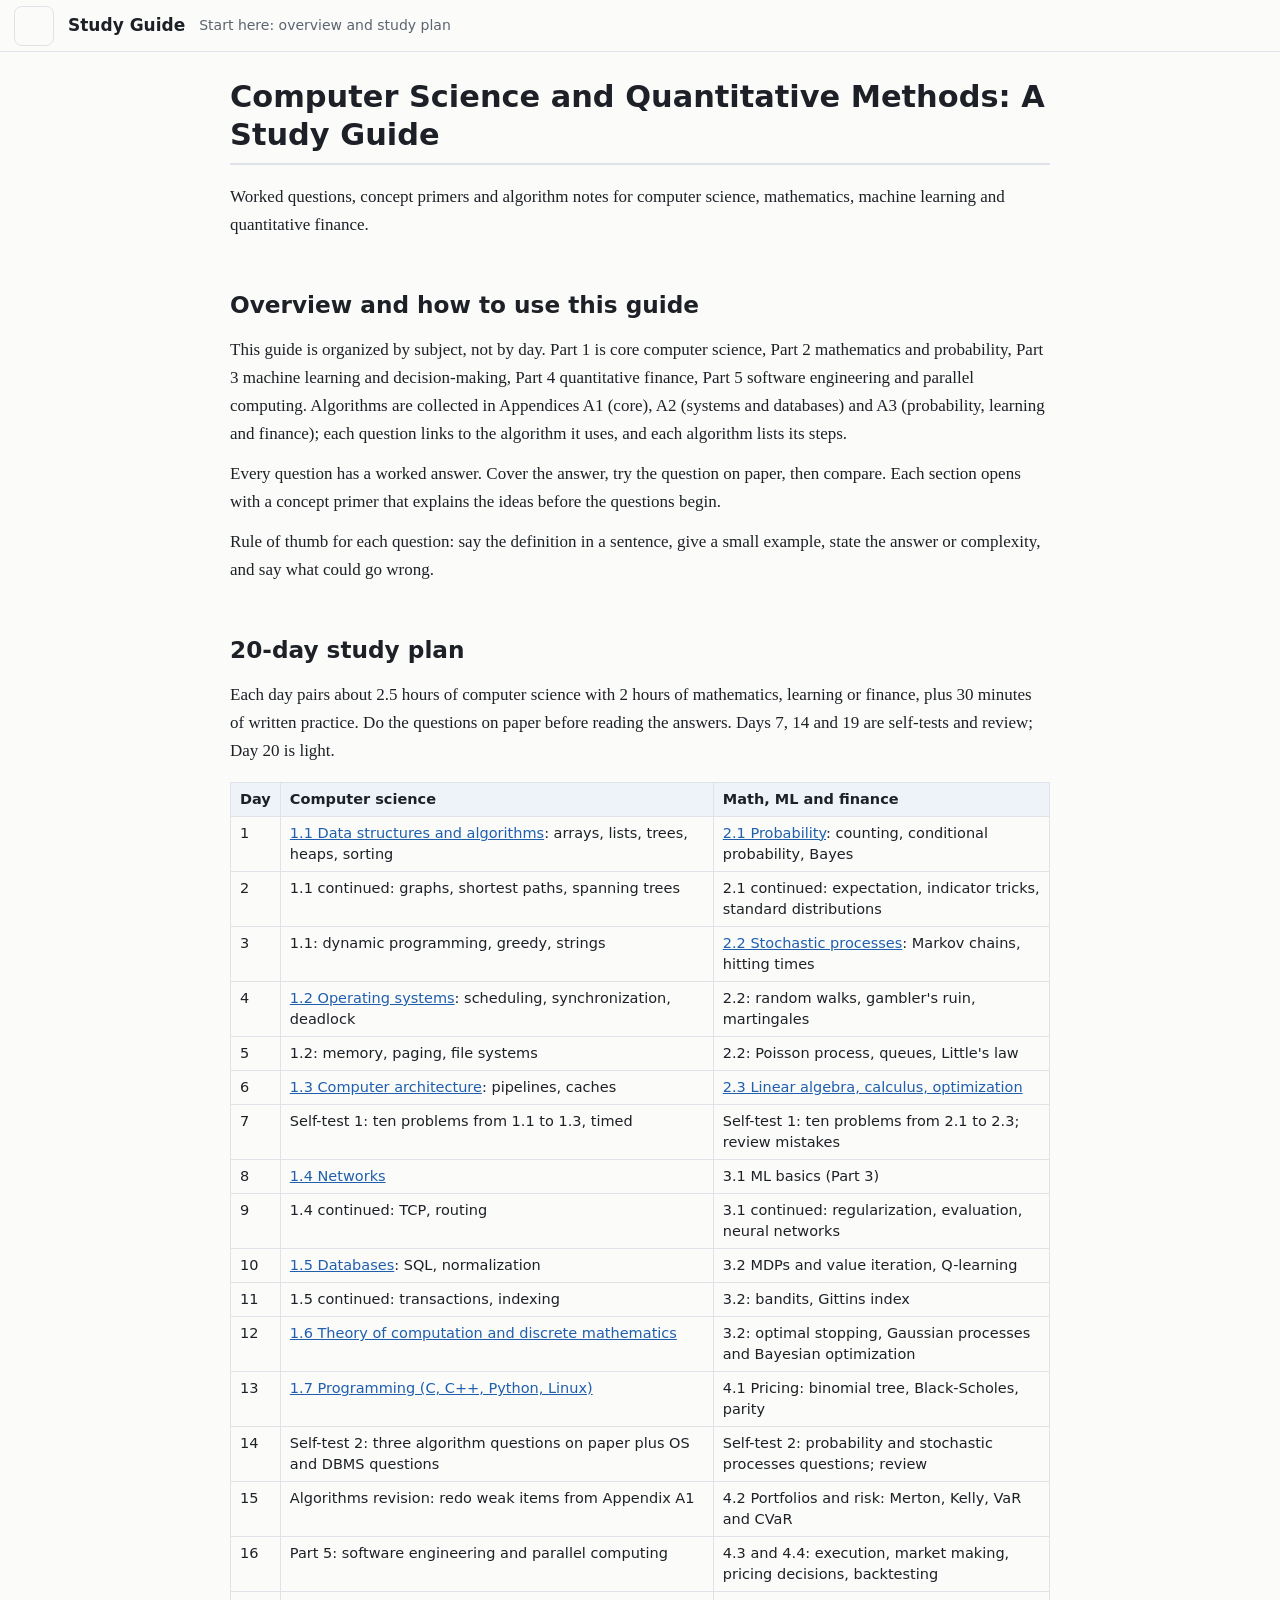
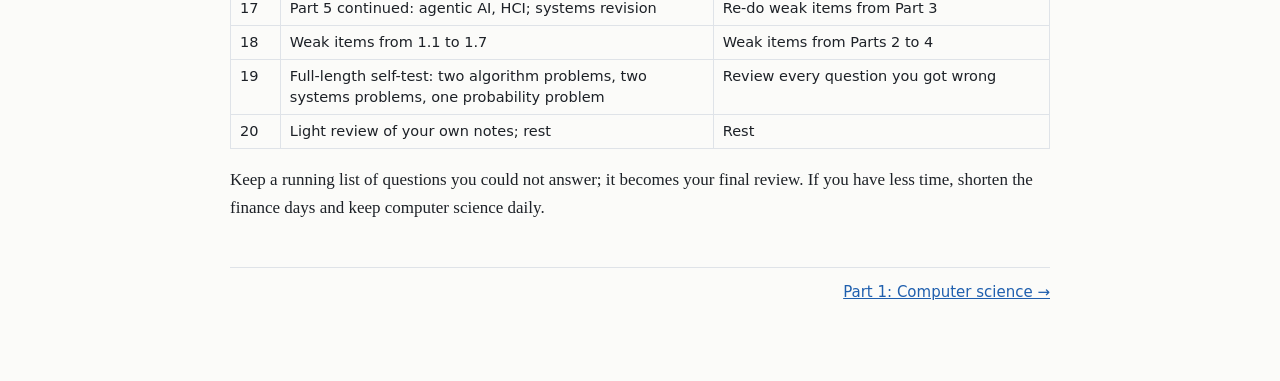
<file: index.html>
<!doctype html><html lang="en"><head><meta charset="utf-8"><meta name="viewport" content="width=device-width, initial-scale=1"><title>Start here: overview and study plan | Computer Science and Quantitative Methods Study Guide</title><link rel="stylesheet" href="assets/katex/katex.min.css"><link rel="stylesheet" href="assets/style.css"></head><body>
<header class="top"><button id="burger" aria-label="Open contents" aria-expanded="false"><span></span><span></span><span></span></button><a class="brand" href="index.html">Study Guide</a><span class="pg">Start here: overview and study plan</span></header>
<div id="scrim"></div>
<nav id="nav" aria-label="Contents"><div class="nav-title">Contents</div><details open><summary><a href="index.html">Start here: overview and study plan</a></summary><ul><li class="l2"><a href="index.html#overview-and-how-to-use-this-guide">Overview and how to use this guide</a></li><li class="l2"><a href="index.html#20-day-study-plan">20-day study plan</a></li></ul></details><details><summary><a href="part1-computer-science.html">Part 1: Computer science</a></summary><ul><li class="l2"><a href="part1-computer-science.html#1-1-algorithms-and-data-structures">1.1 Algorithms and data structures</a></li><li class="l2"><a href="part1-computer-science.html#1-2-operating-systems">1.2 Operating systems</a></li><li class="l2"><a href="part1-computer-science.html#1-3-computer-architecture">1.3 Computer architecture</a></li><li class="l2"><a href="part1-computer-science.html#1-4-computer-networks">1.4 Computer networks</a></li><li class="l2"><a href="part1-computer-science.html#1-5-databases">1.5 Databases</a></li><li class="l2"><a href="part1-computer-science.html#1-6-discrete-mathematics-and-theory-of-computation">1.6 Discrete mathematics and theory of computation</a></li><li class="l2"><a href="part1-computer-science.html#1-7-programming-c-python-and-linux">1.7 Programming, C++, Python and Linux</a></li></ul></details><details><summary><a href="part2-mathematics.html">Part 2: Mathematics</a></summary><ul><li class="l2"><a href="part2-mathematics.html#2-1-probability-and-statistics">2.1 Probability and statistics</a></li><li class="l2"><a href="part2-mathematics.html#2-2-stochastic-processes-and-queueing">2.2 Stochastic processes and queueing</a></li><li class="l2"><a href="part2-mathematics.html#2-3-linear-algebra-calculus-optimization-and-game-theory">2.3 Linear algebra, calculus, optimization and game theory</a></li></ul></details><details><summary><a href="part3-ml-and-decisions.html">Part 3: Machine learning and decision-making</a></summary><ul><li class="l2"><a href="part3-ml-and-decisions.html#3-1-machine-learning-basics">3.1 Machine learning basics</a></li><li class="l2"><a href="part3-ml-and-decisions.html#3-2-mdps-reinforcement-learning-bandits-optimal-stopping-and-gaussian-processes">3.2 MDPs, reinforcement learning, bandits, optimal stopping and Gaussian processes</a></li></ul></details><details><summary><a href="part4-quantitative-finance.html">Part 4: Quantitative finance</a></summary><ul><li class="l2"><a href="part4-quantitative-finance.html#4-1-pricing-derivatives">4.1 Pricing derivatives</a></li><li class="l2"><a href="part4-quantitative-finance.html#4-2-portfolios-and-risk">4.2 Portfolios and risk</a></li><li class="l2"><a href="part4-quantitative-finance.html#4-3-trading-execution-and-pricing-decisions">4.3 Trading, execution and pricing decisions</a></li><li class="l2"><a href="part4-quantitative-finance.html#4-4-quantitative-modelling-and-evaluation">4.4 Quantitative modelling and evaluation</a></li></ul></details><details><summary><a href="part5-software-and-parallel.html">Part 5: Software engineering and parallel computing</a></summary><ul></ul></details><details><summary><a href="appendix-a1-core-algorithms.html">Appendix A1: Core algorithms</a></summary><ul><li class="l2"><a href="appendix-a1-core-algorithms.html#appendix-a1-data-structure-and-core-algorithms-high-level-steps">Appendix A1: Data-structure and core algorithms (high-level steps)</a></li><li class="l3"><a href="appendix-a1-core-algorithms.html#binary-search">Binary search</a></li><li class="l3"><a href="appendix-a1-core-algorithms.html#merge-sort">Merge sort</a></li><li class="l3"><a href="appendix-a1-core-algorithms.html#quicksort-and-randomized-quicksort">Quicksort and randomized quicksort</a></li><li class="l3"><a href="appendix-a1-core-algorithms.html#heap-heapsort-and-build-heap">Heap, heapsort and build-heap</a></li><li class="l3"><a href="appendix-a1-core-algorithms.html#counting-sort-and-radix-sort">Counting sort and radix sort</a></li><li class="l3"><a href="appendix-a1-core-algorithms.html#quickselect-and-median-of-medians">Quickselect and median of medians</a></li><li class="l3"><a href="appendix-a1-core-algorithms.html#breadth-first-search-bfs">Breadth-first search (BFS)</a></li><li class="l3"><a href="appendix-a1-core-algorithms.html#depth-first-search-dfs">Depth-first search (DFS)</a></li><li class="l3"><a href="appendix-a1-core-algorithms.html#topological-sort">Topological sort</a></li><li class="l3"><a href="appendix-a1-core-algorithms.html#strongly-connected-components-kosaraju">Strongly connected components (Kosaraju)</a></li><li class="l3"><a href="appendix-a1-core-algorithms.html#dijkstra-s-shortest-paths">Dijkstra's shortest paths</a></li><li class="l3"><a href="appendix-a1-core-algorithms.html#bellman-ford">Bellman-Ford</a></li><li class="l3"><a href="appendix-a1-core-algorithms.html#floyd-warshall">Floyd-Warshall</a></li><li class="l3"><a href="appendix-a1-core-algorithms.html#minimum-spanning-tree-kruskal-and-prim">Minimum spanning tree: Kruskal and Prim</a></li><li class="l3"><a href="appendix-a1-core-algorithms.html#union-find-disjoint-sets">Union-find (disjoint sets)</a></li><li class="l3"><a href="appendix-a1-core-algorithms.html#max-flow-ford-fulkerson-and-edmonds-karp">Max-flow: Ford-Fulkerson and Edmonds-Karp</a></li><li class="l3"><a href="appendix-a1-core-algorithms.html#dynamic-programming-the-recipe">Dynamic programming: the recipe</a></li><li class="l3"><a href="appendix-a1-core-algorithms.html#greedy-algorithms-interval-scheduling-and-huffman-coding">Greedy algorithms: interval scheduling and Huffman coding</a></li><li class="l3"><a href="appendix-a1-core-algorithms.html#string-matching-kmp-and-rabin-karp">String matching: KMP and Rabin-Karp</a></li><li class="l3"><a href="appendix-a1-core-algorithms.html#floyd-s-cycle-detection-and-linked-list-tricks">Floyd's cycle detection and linked-list tricks</a></li><li class="l3"><a href="appendix-a1-core-algorithms.html#lru-cache-design-o-1-get-and-put">LRU cache design (O(1) get and put)</a></li><li class="l3"><a href="appendix-a1-core-algorithms.html#miller-rabin-primality-test">Miller-Rabin primality test</a></li></ul></details><details><summary><a href="appendix-a2-systems-algorithms.html">Appendix A2: OS, network, database algorithms</a></summary><ul><li class="l2"><a href="appendix-a2-systems-algorithms.html#appendix-a2-operating-system-network-and-database-algorithms">Appendix A2: Operating-system, network and database algorithms</a></li><li class="l3"><a href="appendix-a2-systems-algorithms.html#cpu-scheduling-algorithms">CPU scheduling algorithms</a></li><li class="l3"><a href="appendix-a2-systems-algorithms.html#page-replacement-algorithms">Page-replacement algorithms</a></li><li class="l3"><a href="appendix-a2-systems-algorithms.html#banker-s-algorithm-deadlock-avoidance">Banker's algorithm (deadlock avoidance)</a></li><li class="l3"><a href="appendix-a2-systems-algorithms.html#mutual-exclusion-and-classic-synchronization-solutions">Mutual exclusion and classic synchronization solutions</a></li><li class="l3"><a href="appendix-a2-systems-algorithms.html#disk-scheduling-scan">Disk scheduling: SCAN</a></li><li class="l3"><a href="appendix-a2-systems-algorithms.html#routing-link-state-and-distance-vector">Routing: link-state and distance-vector</a></li><li class="l3"><a href="appendix-a2-systems-algorithms.html#tcp-congestion-control">TCP congestion control</a></li><li class="l3"><a href="appendix-a2-systems-algorithms.html#ethernet-csma-cd-and-exponential-backoff">Ethernet CSMA/CD and exponential backoff</a></li><li class="l3"><a href="appendix-a2-systems-algorithms.html#two-phase-locking-and-the-serializability-test">Two-phase locking and the serializability test</a></li><li class="l3"><a href="appendix-a2-systems-algorithms.html#b-tree-search-and-insert">B+ tree search and insert</a></li><li class="l3"><a href="appendix-a2-systems-algorithms.html#attribute-closure-and-bcnf-decomposition">Attribute closure and BCNF decomposition</a></li></ul></details><details><summary><a href="appendix-a3-probability-ml-finance.html">Appendix A3: Probability, learning, finance algorithms</a></summary><ul><li class="l2"><a href="appendix-a3-probability-ml-finance.html#appendix-a3-probabilistic-learning-and-finance-algorithms">Appendix A3: Probabilistic, learning and finance algorithms</a></li><li class="l3"><a href="appendix-a3-probability-ml-finance.html#solving-a-markov-chain-stationary-distribution-and-absorption">Solving a Markov chain: stationary distribution and absorption</a></li><li class="l3"><a href="appendix-a3-probability-ml-finance.html#simulating-a-continuous-time-markov-chain-gillespie-method">Simulating a continuous-time Markov chain (Gillespie method)</a></li><li class="l3"><a href="appendix-a3-probability-ml-finance.html#value-iteration-and-policy-iteration-solving-an-mdp">Value iteration and policy iteration (solving an MDP)</a></li><li class="l3"><a href="appendix-a3-probability-ml-finance.html#q-learning-and-sarsa">Q-learning and SARSA</a></li><li class="l3"><a href="appendix-a3-probability-ml-finance.html#policy-gradient-reinforce">Policy gradient (REINFORCE)</a></li><li class="l3"><a href="appendix-a3-probability-ml-finance.html#ucb1-and-thompson-sampling-bandits">UCB1 and Thompson sampling (bandits)</a></li><li class="l3"><a href="appendix-a3-probability-ml-finance.html#gaussian-process-regression-and-bayesian-optimization">Gaussian process regression and Bayesian optimization</a></li><li class="l3"><a href="appendix-a3-probability-ml-finance.html#gradient-descent-and-stochastic-gradient-descent">Gradient descent and stochastic gradient descent</a></li><li class="l3"><a href="appendix-a3-probability-ml-finance.html#backpropagation">Backpropagation</a></li><li class="l3"><a href="appendix-a3-probability-ml-finance.html#k-means-clustering-and-pca">k-means clustering and PCA</a></li><li class="l3"><a href="appendix-a3-probability-ml-finance.html#monte-carlo-option-pricing">Monte Carlo option pricing</a></li><li class="l3"><a href="appendix-a3-probability-ml-finance.html#binomial-tree-pricing-european-and-american">Binomial-tree pricing, European and American</a></li><li class="l3"><a href="appendix-a3-probability-ml-finance.html#longstaff-schwartz-american-options-by-simulation">Longstaff-Schwartz (American options by simulation)</a></li></ul></details></nav>
<main><h1 id="computer-science-and-quantitative-methods-a-study-guide">Computer Science and Quantitative Methods: A Study Guide</h1>
<p>Worked questions, concept primers and algorithm notes for computer science, mathematics, machine learning and quantitative finance.</p>
<h2 id="overview-and-how-to-use-this-guide">Overview and how to use this guide</h2>
<p>This guide is organized by subject, not by day. Part 1 is core computer science, Part 2 mathematics and probability, Part 3 machine learning and decision-making, Part 4 quantitative finance, Part 5 software engineering and parallel computing. Algorithms are collected in Appendices A1 (core), A2 (systems and databases) and A3 (probability, learning and finance); each question links to the algorithm it uses, and each algorithm lists its steps.</p>
<p>Every question has a worked answer. Cover the answer, try the question on paper, then compare. Each section opens with a concept primer that explains the ideas before the questions begin.</p>
<p>Rule of thumb for each question: say the definition in a sentence, give a small example, state the answer or complexity, and say what could go wrong.</p>
<h2 id="20-day-study-plan">20-day study plan</h2>
<p>Each day pairs about 2.5 hours of computer science with 2 hours of mathematics, learning or finance, plus 30 minutes of written practice. Do the questions on paper before reading the answers. Days 7, 14 and 19 are self-tests and review; Day 20 is light.</p>
<div class="tablewrap"><table>
<thead>
<tr>
<th>Day</th>
<th>Computer science</th>
<th>Math, ML and finance</th>
</tr>
</thead>
<tbody><tr>
<td>1</td>
<td><a href="part1-computer-science.html#1-1-algorithms-and-data-structures">1.1 Data structures and algorithms</a>: arrays, lists, trees, heaps, sorting</td>
<td><a href="part2-mathematics.html#2-1-probability-and-statistics">2.1 Probability</a>: counting, conditional probability, Bayes</td>
</tr>
<tr>
<td>2</td>
<td>1.1 continued: graphs, shortest paths, spanning trees</td>
<td>2.1 continued: expectation, indicator tricks, standard distributions</td>
</tr>
<tr>
<td>3</td>
<td>1.1: dynamic programming, greedy, strings</td>
<td><a href="part2-mathematics.html#2-2-stochastic-processes-and-queueing">2.2 Stochastic processes</a>: Markov chains, hitting times</td>
</tr>
<tr>
<td>4</td>
<td><a href="part1-computer-science.html#1-2-operating-systems">1.2 Operating systems</a>: scheduling, synchronization, deadlock</td>
<td>2.2: random walks, gambler&#39;s ruin, martingales</td>
</tr>
<tr>
<td>5</td>
<td>1.2: memory, paging, file systems</td>
<td>2.2: Poisson process, queues, Little&#39;s law</td>
</tr>
<tr>
<td>6</td>
<td><a href="part1-computer-science.html#1-3-computer-architecture">1.3 Computer architecture</a>: pipelines, caches</td>
<td><a href="part2-mathematics.html#2-3-linear-algebra-calculus-optimization-and-game-theory">2.3 Linear algebra, calculus, optimization</a></td>
</tr>
<tr>
<td>7</td>
<td>Self-test 1: ten problems from 1.1 to 1.3, timed</td>
<td>Self-test 1: ten problems from 2.1 to 2.3; review mistakes</td>
</tr>
<tr>
<td>8</td>
<td><a href="part1-computer-science.html#1-4-computer-networks">1.4 Networks</a></td>
<td>3.1 ML basics (Part 3)</td>
</tr>
<tr>
<td>9</td>
<td>1.4 continued: TCP, routing</td>
<td>3.1 continued: regularization, evaluation, neural networks</td>
</tr>
<tr>
<td>10</td>
<td><a href="part1-computer-science.html#1-5-databases">1.5 Databases</a>: SQL, normalization</td>
<td>3.2 MDPs and value iteration, Q-learning</td>
</tr>
<tr>
<td>11</td>
<td>1.5 continued: transactions, indexing</td>
<td>3.2: bandits, Gittins index</td>
</tr>
<tr>
<td>12</td>
<td><a href="part1-computer-science.html#1-6-discrete-mathematics-and-theory-of-computation">1.6 Theory of computation and discrete mathematics</a></td>
<td>3.2: optimal stopping, Gaussian processes and Bayesian optimization</td>
</tr>
<tr>
<td>13</td>
<td><a href="part1-computer-science.html#1-7-programming-c-python-and-linux">1.7 Programming (C, C++, Python, Linux)</a></td>
<td>4.1 Pricing: binomial tree, Black-Scholes, parity</td>
</tr>
<tr>
<td>14</td>
<td>Self-test 2: three algorithm questions on paper plus OS and DBMS questions</td>
<td>Self-test 2: probability and stochastic processes questions; review</td>
</tr>
<tr>
<td>15</td>
<td>Algorithms revision: redo weak items from Appendix A1</td>
<td>4.2 Portfolios and risk: Merton, Kelly, VaR and CVaR</td>
</tr>
<tr>
<td>16</td>
<td>Part 5: software engineering and parallel computing</td>
<td>4.3 and 4.4: execution, market making, pricing decisions, backtesting</td>
</tr>
<tr>
<td>17</td>
<td>Part 5 continued: agentic AI, HCI; systems revision</td>
<td>Re-do weak items from Part 3</td>
</tr>
<tr>
<td>18</td>
<td>Weak items from 1.1 to 1.7</td>
<td>Weak items from Parts 2 to 4</td>
</tr>
<tr>
<td>19</td>
<td>Full-length self-test: two algorithm problems, two systems problems, one probability problem</td>
<td>Review every question you got wrong</td>
</tr>
<tr>
<td>20</td>
<td>Light review of your own notes; rest</td>
<td>Rest</td>
</tr>
</tbody></table></div>
<p>Keep a running list of questions you could not answer; it becomes your final review. If you have less time, shorten the finance days and keep computer science daily.</p>
<div class="pager"><span></span><a href="part1-computer-science.html">Part 1: Computer science &rarr;</a></div></main>
<script src="assets/nav.js"></script></body></html>
</file>
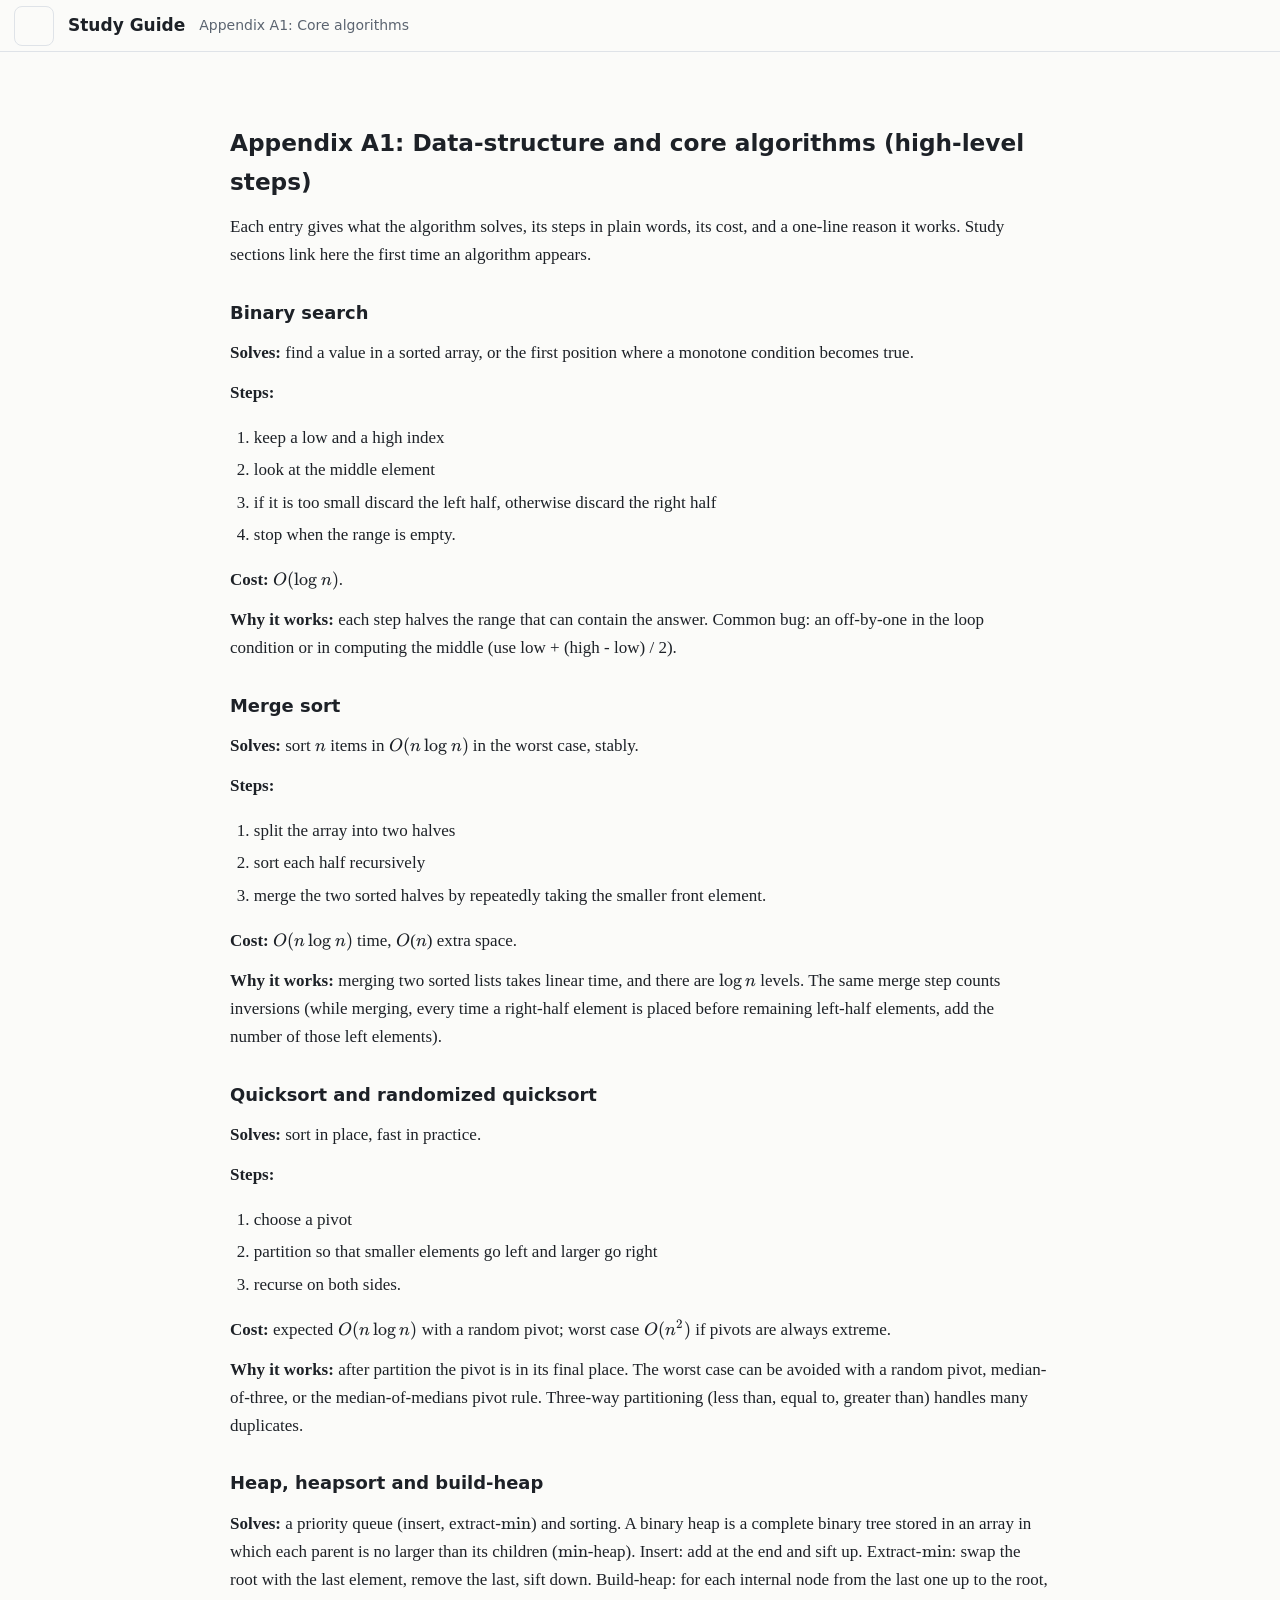
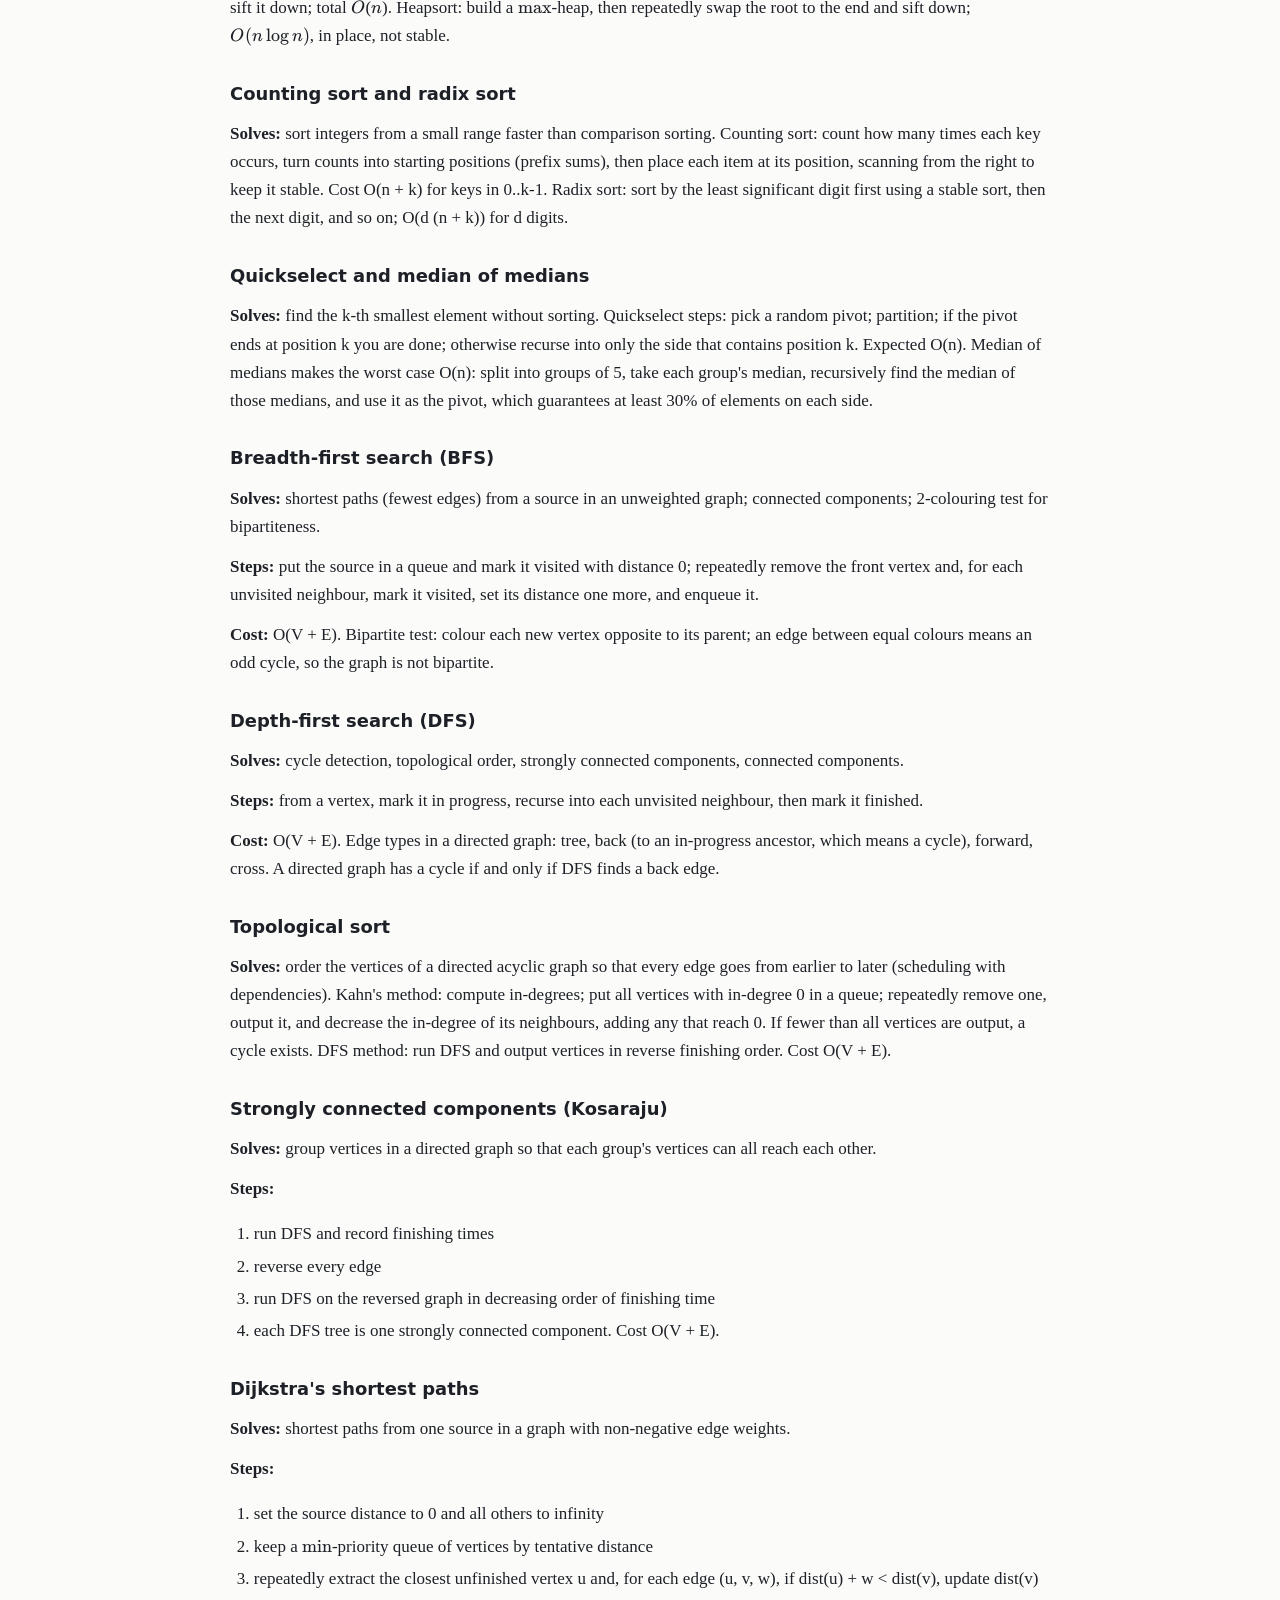
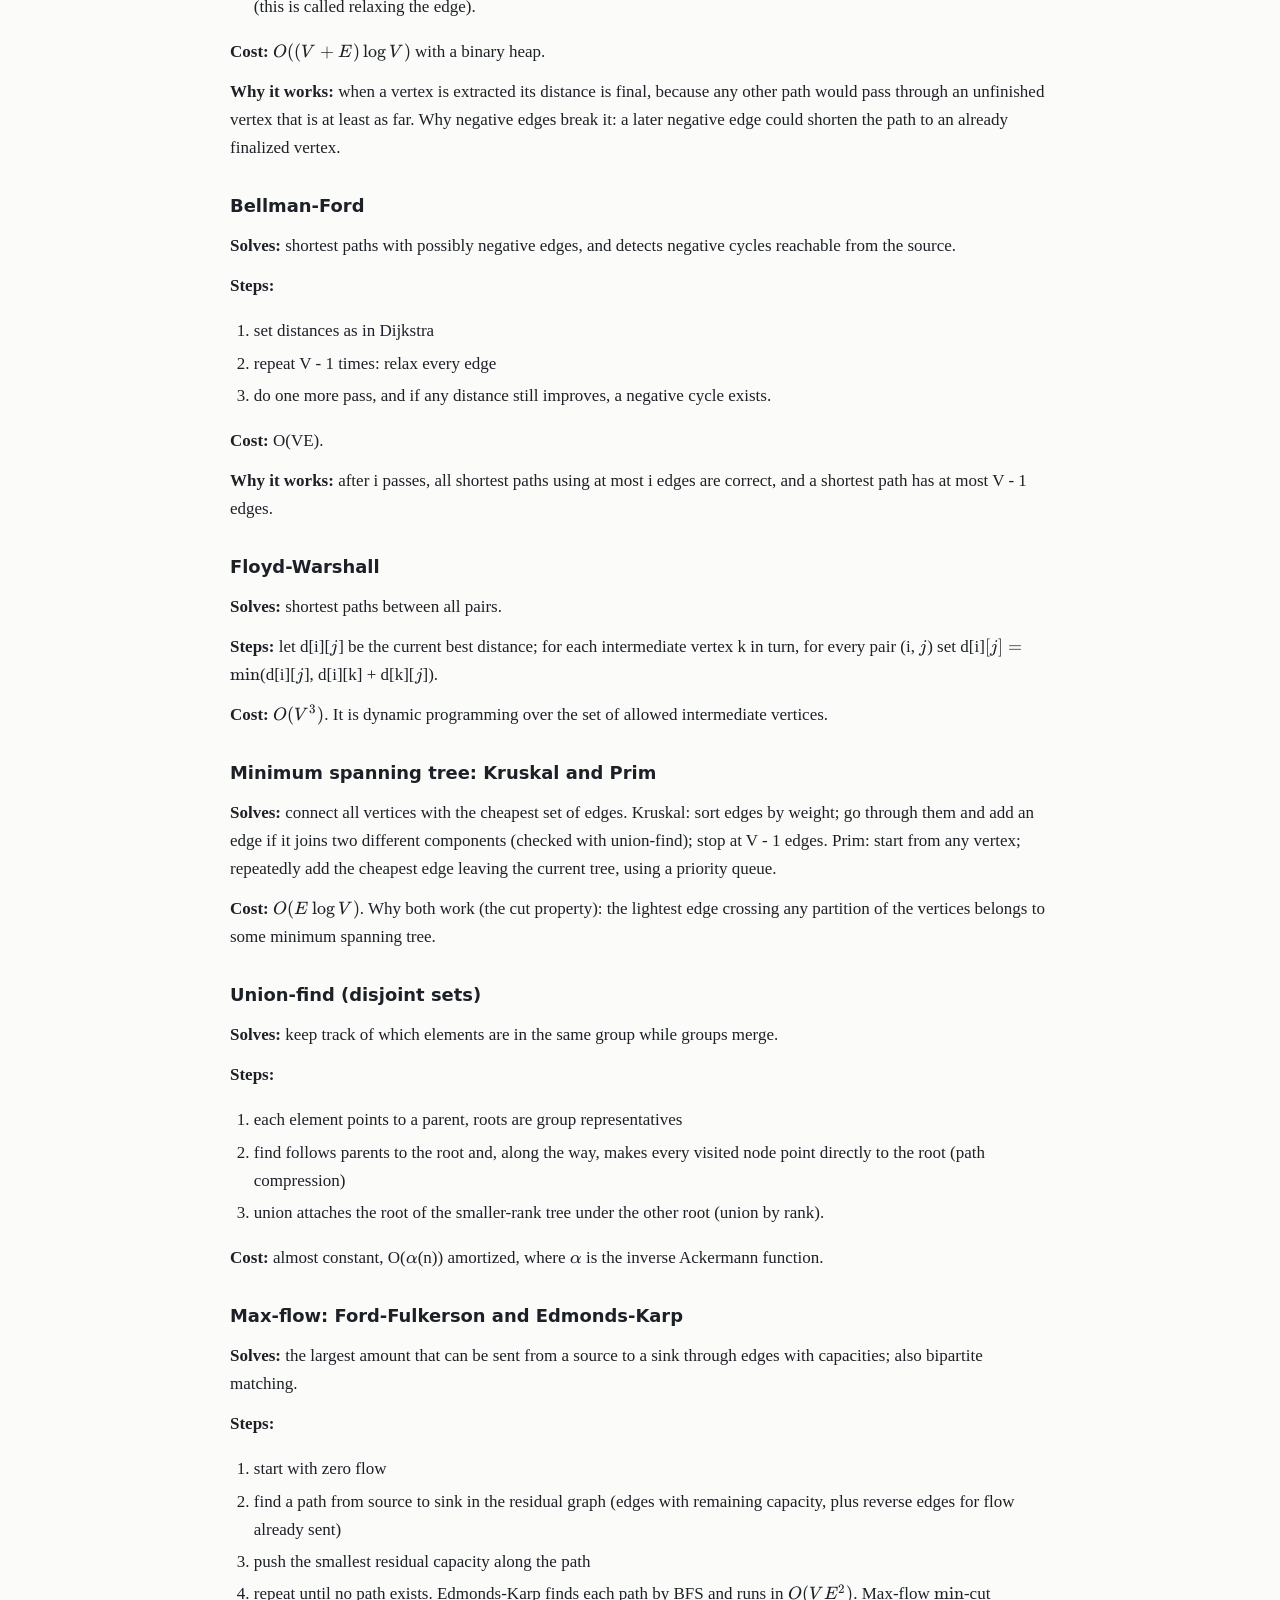
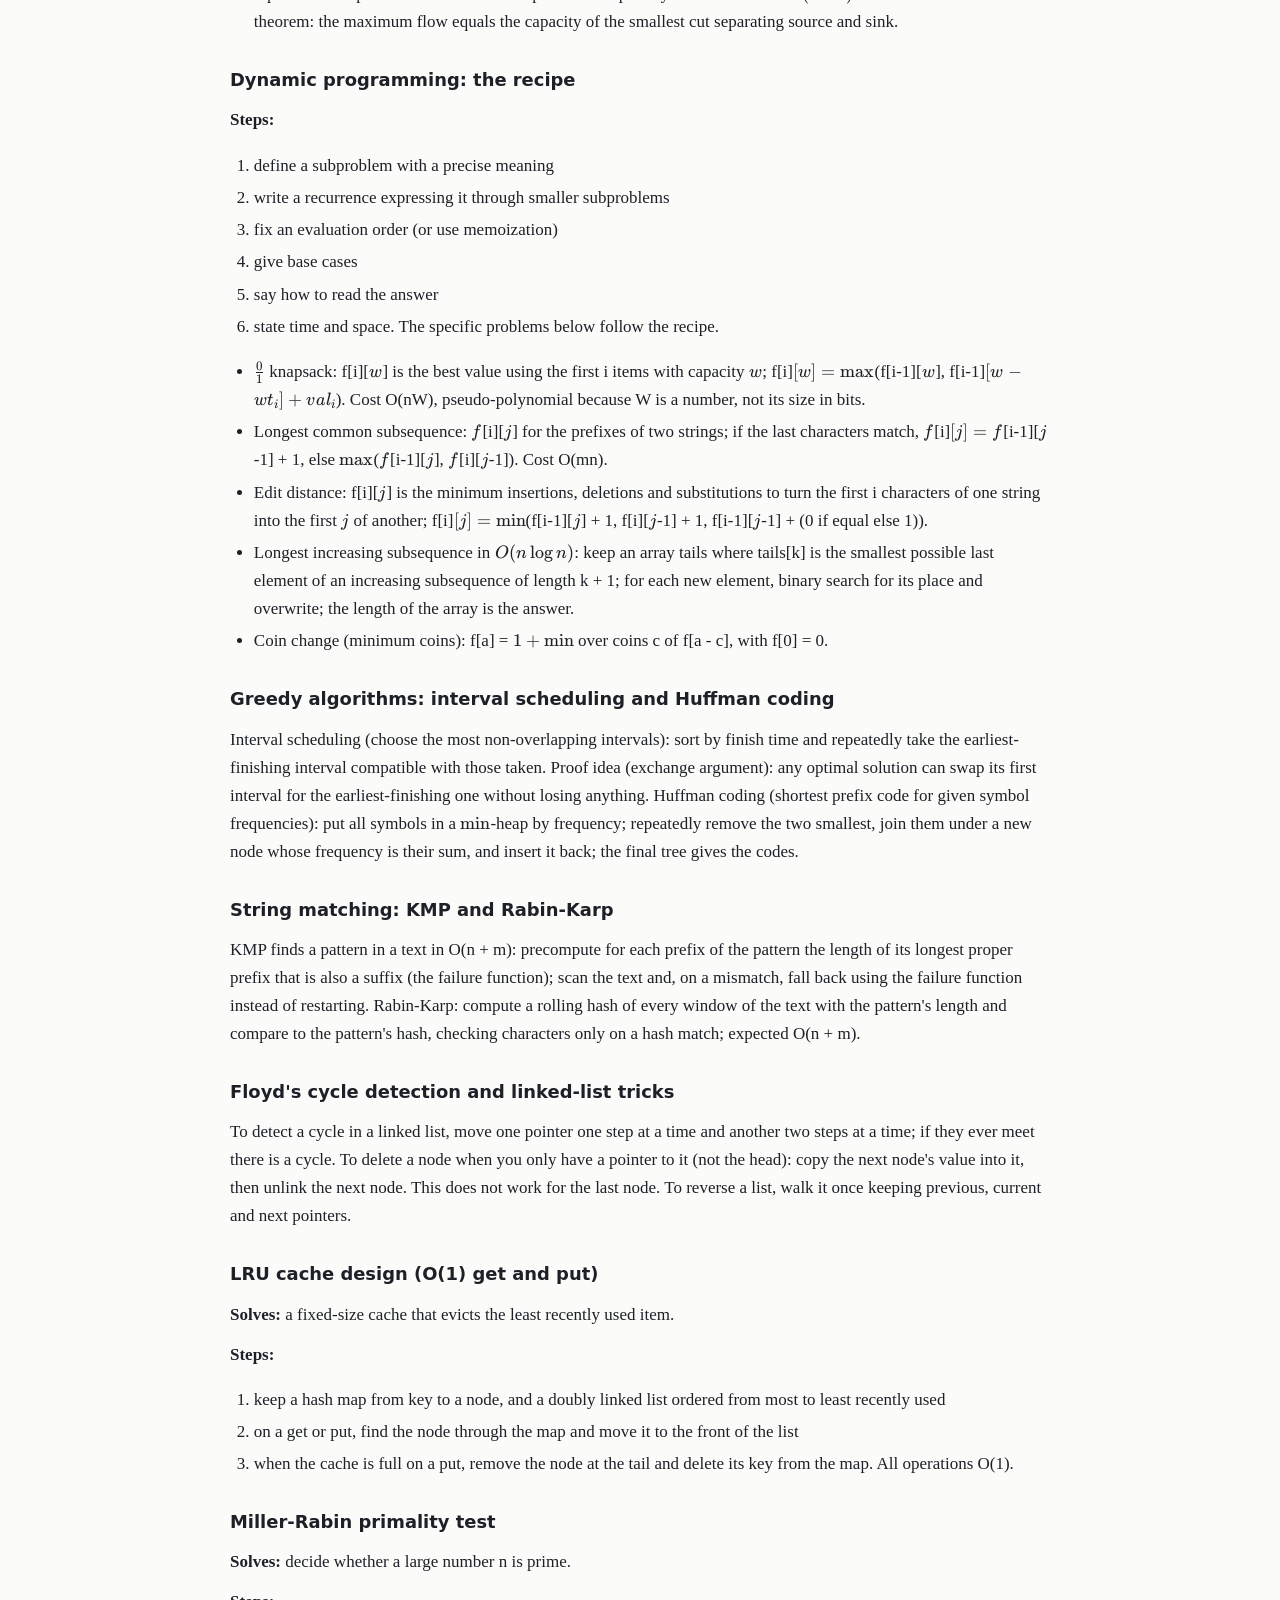
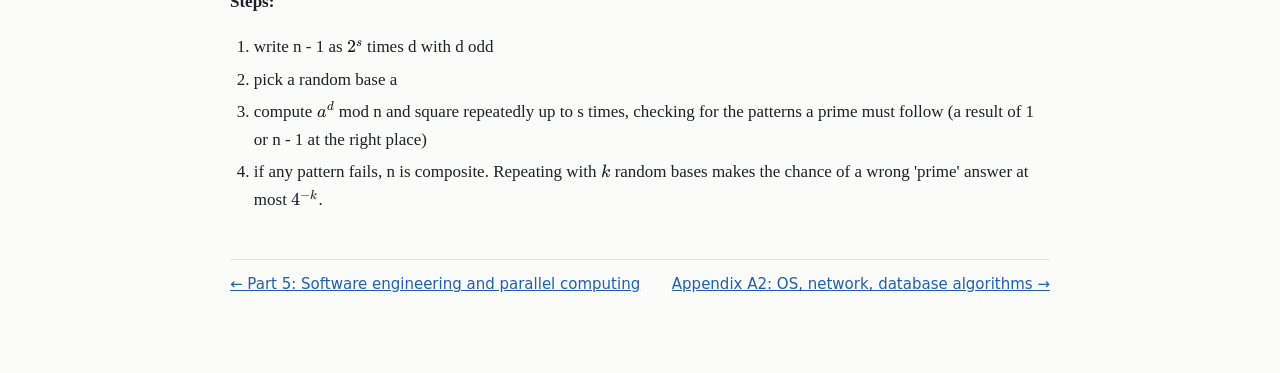
<file: appendix-a1-core-algorithms.html>
<!doctype html><html lang="en"><head><meta charset="utf-8"><meta name="viewport" content="width=device-width, initial-scale=1"><title>Appendix A1: Core algorithms | Computer Science and Quantitative Methods Study Guide</title><link rel="stylesheet" href="assets/katex/katex.min.css"><link rel="stylesheet" href="assets/style.css"></head><body>
<header class="top"><button id="burger" aria-label="Open contents" aria-expanded="false"><span></span><span></span><span></span></button><a class="brand" href="index.html">Study Guide</a><span class="pg">Appendix A1: Core algorithms</span></header>
<div id="scrim"></div>
<nav id="nav" aria-label="Contents"><div class="nav-title">Contents</div><details><summary><a href="index.html">Start here: overview and study plan</a></summary><ul><li class="l2"><a href="index.html#overview-and-how-to-use-this-guide">Overview and how to use this guide</a></li><li class="l2"><a href="index.html#20-day-study-plan">20-day study plan</a></li></ul></details><details><summary><a href="part1-computer-science.html">Part 1: Computer science</a></summary><ul><li class="l2"><a href="part1-computer-science.html#1-1-algorithms-and-data-structures">1.1 Algorithms and data structures</a></li><li class="l2"><a href="part1-computer-science.html#1-2-operating-systems">1.2 Operating systems</a></li><li class="l2"><a href="part1-computer-science.html#1-3-computer-architecture">1.3 Computer architecture</a></li><li class="l2"><a href="part1-computer-science.html#1-4-computer-networks">1.4 Computer networks</a></li><li class="l2"><a href="part1-computer-science.html#1-5-databases">1.5 Databases</a></li><li class="l2"><a href="part1-computer-science.html#1-6-discrete-mathematics-and-theory-of-computation">1.6 Discrete mathematics and theory of computation</a></li><li class="l2"><a href="part1-computer-science.html#1-7-programming-c-python-and-linux">1.7 Programming, C++, Python and Linux</a></li></ul></details><details><summary><a href="part2-mathematics.html">Part 2: Mathematics</a></summary><ul><li class="l2"><a href="part2-mathematics.html#2-1-probability-and-statistics">2.1 Probability and statistics</a></li><li class="l2"><a href="part2-mathematics.html#2-2-stochastic-processes-and-queueing">2.2 Stochastic processes and queueing</a></li><li class="l2"><a href="part2-mathematics.html#2-3-linear-algebra-calculus-optimization-and-game-theory">2.3 Linear algebra, calculus, optimization and game theory</a></li></ul></details><details><summary><a href="part3-ml-and-decisions.html">Part 3: Machine learning and decision-making</a></summary><ul><li class="l2"><a href="part3-ml-and-decisions.html#3-1-machine-learning-basics">3.1 Machine learning basics</a></li><li class="l2"><a href="part3-ml-and-decisions.html#3-2-mdps-reinforcement-learning-bandits-optimal-stopping-and-gaussian-processes">3.2 MDPs, reinforcement learning, bandits, optimal stopping and Gaussian processes</a></li></ul></details><details><summary><a href="part4-quantitative-finance.html">Part 4: Quantitative finance</a></summary><ul><li class="l2"><a href="part4-quantitative-finance.html#4-1-pricing-derivatives">4.1 Pricing derivatives</a></li><li class="l2"><a href="part4-quantitative-finance.html#4-2-portfolios-and-risk">4.2 Portfolios and risk</a></li><li class="l2"><a href="part4-quantitative-finance.html#4-3-trading-execution-and-pricing-decisions">4.3 Trading, execution and pricing decisions</a></li><li class="l2"><a href="part4-quantitative-finance.html#4-4-quantitative-modelling-and-evaluation">4.4 Quantitative modelling and evaluation</a></li></ul></details><details><summary><a href="part5-software-and-parallel.html">Part 5: Software engineering and parallel computing</a></summary><ul></ul></details><details open><summary><a href="appendix-a1-core-algorithms.html">Appendix A1: Core algorithms</a></summary><ul><li class="l2"><a href="appendix-a1-core-algorithms.html#appendix-a1-data-structure-and-core-algorithms-high-level-steps">Appendix A1: Data-structure and core algorithms (high-level steps)</a></li><li class="l3"><a href="appendix-a1-core-algorithms.html#binary-search">Binary search</a></li><li class="l3"><a href="appendix-a1-core-algorithms.html#merge-sort">Merge sort</a></li><li class="l3"><a href="appendix-a1-core-algorithms.html#quicksort-and-randomized-quicksort">Quicksort and randomized quicksort</a></li><li class="l3"><a href="appendix-a1-core-algorithms.html#heap-heapsort-and-build-heap">Heap, heapsort and build-heap</a></li><li class="l3"><a href="appendix-a1-core-algorithms.html#counting-sort-and-radix-sort">Counting sort and radix sort</a></li><li class="l3"><a href="appendix-a1-core-algorithms.html#quickselect-and-median-of-medians">Quickselect and median of medians</a></li><li class="l3"><a href="appendix-a1-core-algorithms.html#breadth-first-search-bfs">Breadth-first search (BFS)</a></li><li class="l3"><a href="appendix-a1-core-algorithms.html#depth-first-search-dfs">Depth-first search (DFS)</a></li><li class="l3"><a href="appendix-a1-core-algorithms.html#topological-sort">Topological sort</a></li><li class="l3"><a href="appendix-a1-core-algorithms.html#strongly-connected-components-kosaraju">Strongly connected components (Kosaraju)</a></li><li class="l3"><a href="appendix-a1-core-algorithms.html#dijkstra-s-shortest-paths">Dijkstra's shortest paths</a></li><li class="l3"><a href="appendix-a1-core-algorithms.html#bellman-ford">Bellman-Ford</a></li><li class="l3"><a href="appendix-a1-core-algorithms.html#floyd-warshall">Floyd-Warshall</a></li><li class="l3"><a href="appendix-a1-core-algorithms.html#minimum-spanning-tree-kruskal-and-prim">Minimum spanning tree: Kruskal and Prim</a></li><li class="l3"><a href="appendix-a1-core-algorithms.html#union-find-disjoint-sets">Union-find (disjoint sets)</a></li><li class="l3"><a href="appendix-a1-core-algorithms.html#max-flow-ford-fulkerson-and-edmonds-karp">Max-flow: Ford-Fulkerson and Edmonds-Karp</a></li><li class="l3"><a href="appendix-a1-core-algorithms.html#dynamic-programming-the-recipe">Dynamic programming: the recipe</a></li><li class="l3"><a href="appendix-a1-core-algorithms.html#greedy-algorithms-interval-scheduling-and-huffman-coding">Greedy algorithms: interval scheduling and Huffman coding</a></li><li class="l3"><a href="appendix-a1-core-algorithms.html#string-matching-kmp-and-rabin-karp">String matching: KMP and Rabin-Karp</a></li><li class="l3"><a href="appendix-a1-core-algorithms.html#floyd-s-cycle-detection-and-linked-list-tricks">Floyd's cycle detection and linked-list tricks</a></li><li class="l3"><a href="appendix-a1-core-algorithms.html#lru-cache-design-o-1-get-and-put">LRU cache design (O(1) get and put)</a></li><li class="l3"><a href="appendix-a1-core-algorithms.html#miller-rabin-primality-test">Miller-Rabin primality test</a></li></ul></details><details><summary><a href="appendix-a2-systems-algorithms.html">Appendix A2: OS, network, database algorithms</a></summary><ul><li class="l2"><a href="appendix-a2-systems-algorithms.html#appendix-a2-operating-system-network-and-database-algorithms">Appendix A2: Operating-system, network and database algorithms</a></li><li class="l3"><a href="appendix-a2-systems-algorithms.html#cpu-scheduling-algorithms">CPU scheduling algorithms</a></li><li class="l3"><a href="appendix-a2-systems-algorithms.html#page-replacement-algorithms">Page-replacement algorithms</a></li><li class="l3"><a href="appendix-a2-systems-algorithms.html#banker-s-algorithm-deadlock-avoidance">Banker's algorithm (deadlock avoidance)</a></li><li class="l3"><a href="appendix-a2-systems-algorithms.html#mutual-exclusion-and-classic-synchronization-solutions">Mutual exclusion and classic synchronization solutions</a></li><li class="l3"><a href="appendix-a2-systems-algorithms.html#disk-scheduling-scan">Disk scheduling: SCAN</a></li><li class="l3"><a href="appendix-a2-systems-algorithms.html#routing-link-state-and-distance-vector">Routing: link-state and distance-vector</a></li><li class="l3"><a href="appendix-a2-systems-algorithms.html#tcp-congestion-control">TCP congestion control</a></li><li class="l3"><a href="appendix-a2-systems-algorithms.html#ethernet-csma-cd-and-exponential-backoff">Ethernet CSMA/CD and exponential backoff</a></li><li class="l3"><a href="appendix-a2-systems-algorithms.html#two-phase-locking-and-the-serializability-test">Two-phase locking and the serializability test</a></li><li class="l3"><a href="appendix-a2-systems-algorithms.html#b-tree-search-and-insert">B+ tree search and insert</a></li><li class="l3"><a href="appendix-a2-systems-algorithms.html#attribute-closure-and-bcnf-decomposition">Attribute closure and BCNF decomposition</a></li></ul></details><details><summary><a href="appendix-a3-probability-ml-finance.html">Appendix A3: Probability, learning, finance algorithms</a></summary><ul><li class="l2"><a href="appendix-a3-probability-ml-finance.html#appendix-a3-probabilistic-learning-and-finance-algorithms">Appendix A3: Probabilistic, learning and finance algorithms</a></li><li class="l3"><a href="appendix-a3-probability-ml-finance.html#solving-a-markov-chain-stationary-distribution-and-absorption">Solving a Markov chain: stationary distribution and absorption</a></li><li class="l3"><a href="appendix-a3-probability-ml-finance.html#simulating-a-continuous-time-markov-chain-gillespie-method">Simulating a continuous-time Markov chain (Gillespie method)</a></li><li class="l3"><a href="appendix-a3-probability-ml-finance.html#value-iteration-and-policy-iteration-solving-an-mdp">Value iteration and policy iteration (solving an MDP)</a></li><li class="l3"><a href="appendix-a3-probability-ml-finance.html#q-learning-and-sarsa">Q-learning and SARSA</a></li><li class="l3"><a href="appendix-a3-probability-ml-finance.html#policy-gradient-reinforce">Policy gradient (REINFORCE)</a></li><li class="l3"><a href="appendix-a3-probability-ml-finance.html#ucb1-and-thompson-sampling-bandits">UCB1 and Thompson sampling (bandits)</a></li><li class="l3"><a href="appendix-a3-probability-ml-finance.html#gaussian-process-regression-and-bayesian-optimization">Gaussian process regression and Bayesian optimization</a></li><li class="l3"><a href="appendix-a3-probability-ml-finance.html#gradient-descent-and-stochastic-gradient-descent">Gradient descent and stochastic gradient descent</a></li><li class="l3"><a href="appendix-a3-probability-ml-finance.html#backpropagation">Backpropagation</a></li><li class="l3"><a href="appendix-a3-probability-ml-finance.html#k-means-clustering-and-pca">k-means clustering and PCA</a></li><li class="l3"><a href="appendix-a3-probability-ml-finance.html#monte-carlo-option-pricing">Monte Carlo option pricing</a></li><li class="l3"><a href="appendix-a3-probability-ml-finance.html#binomial-tree-pricing-european-and-american">Binomial-tree pricing, European and American</a></li><li class="l3"><a href="appendix-a3-probability-ml-finance.html#longstaff-schwartz-american-options-by-simulation">Longstaff-Schwartz (American options by simulation)</a></li></ul></details></nav>
<main><h2 id="appendix-a1-data-structure-and-core-algorithms-high-level-steps">Appendix A1: Data-structure and core algorithms (high-level steps)</h2>
<p>Each entry gives what the algorithm solves, its steps in plain words, its cost, and a one-line reason it works. Study sections link here the first time an algorithm appears.</p>
<h3 id="binary-search">Binary search</h3>
<p><strong>Solves:</strong> find a value in a sorted array, or the first position where a monotone condition becomes true.</p>
<p><strong>Steps:</strong></p>
<ol>
<li>keep a low and a high index</li>
<li>look at the middle element</li>
<li>if it is too small discard the left half, otherwise discard the right half</li>
<li>stop when the range is empty.</li>
</ol>
<p><strong>Cost:</strong> <span class="katex"><span class="katex-mathml"><math xmlns="http://www.w3.org/1998/Math/MathML"><semantics><mrow><mi>O</mi><mo stretchy="false">(</mo><mi>log</mi><mo>⁡</mo><mi>n</mi><mo stretchy="false">)</mo></mrow><annotation encoding="application/x-tex">O(\log  n)</annotation></semantics></math></span><span class="katex-html" aria-hidden="true"><span class="katex-base"><span class="katex-strut" style="height:1em;vertical-align:-0.25em;"></span><span class="mord mathnormal" style="margin-right:0.0278em;">O</span><span class="mopen">(</span><span class="mop">lo<span style="margin-right:0.0139em;">g</span></span><span class="mspace" style="margin-right:0.1667em;"></span><span class="mord mathnormal">n</span><span class="mclose">)</span></span></span></span>.</p>
<p><strong>Why it works:</strong> each step halves the range that can contain the answer. Common bug: an off-by-one in the loop condition or in computing the middle (use low + (high - low) / 2).</p>
<h3 id="merge-sort">Merge sort</h3>
<p><strong>Solves:</strong> sort <span class="katex"><span class="katex-mathml"><math xmlns="http://www.w3.org/1998/Math/MathML"><semantics><mrow><mi>n</mi></mrow><annotation encoding="application/x-tex">n</annotation></semantics></math></span><span class="katex-html" aria-hidden="true"><span class="katex-base"><span class="katex-strut" style="height:0.4306em;"></span><span class="mord mathnormal">n</span></span></span></span> items in <span class="katex"><span class="katex-mathml"><math xmlns="http://www.w3.org/1998/Math/MathML"><semantics><mrow><mi>O</mi><mo stretchy="false">(</mo><mi>n</mi><mi>log</mi><mo>⁡</mo><mi>n</mi><mo stretchy="false">)</mo></mrow><annotation encoding="application/x-tex">O(n \log  n)</annotation></semantics></math></span><span class="katex-html" aria-hidden="true"><span class="katex-base"><span class="katex-strut" style="height:1em;vertical-align:-0.25em;"></span><span class="mord mathnormal" style="margin-right:0.0278em;">O</span><span class="mopen">(</span><span class="mord mathnormal">n</span><span class="mspace" style="margin-right:0.1667em;"></span><span class="mop">lo<span style="margin-right:0.0139em;">g</span></span><span class="mspace" style="margin-right:0.1667em;"></span><span class="mord mathnormal">n</span><span class="mclose">)</span></span></span></span> in the worst case, stably.</p>
<p><strong>Steps:</strong></p>
<ol>
<li>split the array into two halves</li>
<li>sort each half recursively</li>
<li>merge the two sorted halves by repeatedly taking the smaller front element.</li>
</ol>
<p><strong>Cost:</strong> <span class="katex"><span class="katex-mathml"><math xmlns="http://www.w3.org/1998/Math/MathML"><semantics><mrow><mi>O</mi><mo stretchy="false">(</mo><mi>n</mi><mi>log</mi><mo>⁡</mo><mi>n</mi><mo stretchy="false">)</mo></mrow><annotation encoding="application/x-tex">O(n \log  n)</annotation></semantics></math></span><span class="katex-html" aria-hidden="true"><span class="katex-base"><span class="katex-strut" style="height:1em;vertical-align:-0.25em;"></span><span class="mord mathnormal" style="margin-right:0.0278em;">O</span><span class="mopen">(</span><span class="mord mathnormal">n</span><span class="mspace" style="margin-right:0.1667em;"></span><span class="mop">lo<span style="margin-right:0.0139em;">g</span></span><span class="mspace" style="margin-right:0.1667em;"></span><span class="mord mathnormal">n</span><span class="mclose">)</span></span></span></span> time, <span class="katex"><span class="katex-mathml"><math xmlns="http://www.w3.org/1998/Math/MathML"><semantics><mrow><mi>O</mi></mrow><annotation encoding="application/x-tex">O</annotation></semantics></math></span><span class="katex-html" aria-hidden="true"><span class="katex-base"><span class="katex-strut" style="height:0.6833em;"></span><span class="mord mathnormal" style="margin-right:0.0278em;">O</span></span></span></span>(<span class="katex"><span class="katex-mathml"><math xmlns="http://www.w3.org/1998/Math/MathML"><semantics><mrow><mi>n</mi></mrow><annotation encoding="application/x-tex">n</annotation></semantics></math></span><span class="katex-html" aria-hidden="true"><span class="katex-base"><span class="katex-strut" style="height:0.4306em;"></span><span class="mord mathnormal">n</span></span></span></span>) extra space.</p>
<p><strong>Why it works:</strong> merging two sorted lists takes linear time, and there are <span class="katex"><span class="katex-mathml"><math xmlns="http://www.w3.org/1998/Math/MathML"><semantics><mrow><mi>log</mi><mo>⁡</mo><mi>n</mi></mrow><annotation encoding="application/x-tex">\log  n</annotation></semantics></math></span><span class="katex-html" aria-hidden="true"><span class="katex-base"><span class="katex-strut" style="height:0.8889em;vertical-align:-0.1944em;"></span><span class="mop">lo<span style="margin-right:0.0139em;">g</span></span><span class="mspace" style="margin-right:0.1667em;"></span><span class="mord mathnormal">n</span></span></span></span> levels. The same merge step counts inversions (while merging, every time a right-half element is placed before remaining left-half elements, add the number of those left elements).</p>
<h3 id="quicksort-and-randomized-quicksort">Quicksort and randomized quicksort</h3>
<p><strong>Solves:</strong> sort in place, fast in practice.</p>
<p><strong>Steps:</strong></p>
<ol>
<li>choose a pivot</li>
<li>partition so that smaller elements go left and larger go right</li>
<li>recurse on both sides.</li>
</ol>
<p><strong>Cost:</strong> expected <span class="katex"><span class="katex-mathml"><math xmlns="http://www.w3.org/1998/Math/MathML"><semantics><mrow><mi>O</mi><mo stretchy="false">(</mo><mi>n</mi><mi>log</mi><mo>⁡</mo><mi>n</mi><mo stretchy="false">)</mo></mrow><annotation encoding="application/x-tex">O(n \log  n)</annotation></semantics></math></span><span class="katex-html" aria-hidden="true"><span class="katex-base"><span class="katex-strut" style="height:1em;vertical-align:-0.25em;"></span><span class="mord mathnormal" style="margin-right:0.0278em;">O</span><span class="mopen">(</span><span class="mord mathnormal">n</span><span class="mspace" style="margin-right:0.1667em;"></span><span class="mop">lo<span style="margin-right:0.0139em;">g</span></span><span class="mspace" style="margin-right:0.1667em;"></span><span class="mord mathnormal">n</span><span class="mclose">)</span></span></span></span> with a random pivot; worst case <span class="katex"><span class="katex-mathml"><math xmlns="http://www.w3.org/1998/Math/MathML"><semantics><mrow><mi>O</mi><mo stretchy="false">(</mo><msup><mi>n</mi><mn>2</mn></msup><mo stretchy="false">)</mo></mrow><annotation encoding="application/x-tex">O(n^{2})</annotation></semantics></math></span><span class="katex-html" aria-hidden="true"><span class="katex-base"><span class="katex-strut" style="height:1.0641em;vertical-align:-0.25em;"></span><span class="mord mathnormal" style="margin-right:0.0278em;">O</span><span class="mopen">(</span><span class="mord"><span class="mord mathnormal">n</span><span class="msupsub"><span class="vlist-t"><span class="vlist-r"><span class="vlist" style="height:0.8141em;"><span style="top:-3.063em;margin-right:0.05em;"><span class="pstrut" style="height:2.7em;"></span><span class="katex-sizing reset-size6 size3 mtight"><span class="mord mtight"><span class="mord mtight">2</span></span></span></span></span></span></span></span></span><span class="mclose">)</span></span></span></span> if pivots are always extreme.</p>
<p><strong>Why it works:</strong> after partition the pivot is in its final place. The worst case can be avoided with a random pivot, median-of-three, or the median-of-medians pivot rule. Three-way partitioning (less than, equal to, greater than) handles many duplicates.</p>
<h3 id="heap-heapsort-and-build-heap">Heap, heapsort and build-heap</h3>
<p><strong>Solves:</strong> a priority queue (insert, extract-<span class="katex"><span class="katex-mathml"><math xmlns="http://www.w3.org/1998/Math/MathML"><semantics><mrow><mi>min</mi><mo>⁡</mo></mrow><annotation encoding="application/x-tex">\min </annotation></semantics></math></span><span class="katex-html" aria-hidden="true"><span class="katex-base"><span class="katex-strut" style="height:0.6679em;"></span><span class="mop">min</span></span></span></span>) and sorting. A binary heap is a complete binary tree stored in an array in which each parent is no larger than its children (<span class="katex"><span class="katex-mathml"><math xmlns="http://www.w3.org/1998/Math/MathML"><semantics><mrow><mi>min</mi><mo>⁡</mo></mrow><annotation encoding="application/x-tex">\min </annotation></semantics></math></span><span class="katex-html" aria-hidden="true"><span class="katex-base"><span class="katex-strut" style="height:0.6679em;"></span><span class="mop">min</span></span></span></span>-heap). Insert: add at the end and sift up. Extract-<span class="katex"><span class="katex-mathml"><math xmlns="http://www.w3.org/1998/Math/MathML"><semantics><mrow><mi>min</mi><mo>⁡</mo></mrow><annotation encoding="application/x-tex">\min </annotation></semantics></math></span><span class="katex-html" aria-hidden="true"><span class="katex-base"><span class="katex-strut" style="height:0.6679em;"></span><span class="mop">min</span></span></span></span>: swap the root with the last element, remove the last, sift down. Build-heap: for each internal node from the last one up to the root, sift it down; total <span class="katex"><span class="katex-mathml"><math xmlns="http://www.w3.org/1998/Math/MathML"><semantics><mrow><mi>O</mi></mrow><annotation encoding="application/x-tex">O</annotation></semantics></math></span><span class="katex-html" aria-hidden="true"><span class="katex-base"><span class="katex-strut" style="height:0.6833em;"></span><span class="mord mathnormal" style="margin-right:0.0278em;">O</span></span></span></span>(<span class="katex"><span class="katex-mathml"><math xmlns="http://www.w3.org/1998/Math/MathML"><semantics><mrow><mi>n</mi></mrow><annotation encoding="application/x-tex">n</annotation></semantics></math></span><span class="katex-html" aria-hidden="true"><span class="katex-base"><span class="katex-strut" style="height:0.4306em;"></span><span class="mord mathnormal">n</span></span></span></span>). Heapsort: build a <span class="katex"><span class="katex-mathml"><math xmlns="http://www.w3.org/1998/Math/MathML"><semantics><mrow><mi>max</mi><mo>⁡</mo></mrow><annotation encoding="application/x-tex">\max </annotation></semantics></math></span><span class="katex-html" aria-hidden="true"><span class="katex-base"><span class="katex-strut" style="height:0.4306em;"></span><span class="mop">max</span></span></span></span>-heap, then repeatedly swap the root to the end and sift down; <span class="katex"><span class="katex-mathml"><math xmlns="http://www.w3.org/1998/Math/MathML"><semantics><mrow><mi>O</mi><mo stretchy="false">(</mo><mi>n</mi><mi>log</mi><mo>⁡</mo><mi>n</mi><mo stretchy="false">)</mo></mrow><annotation encoding="application/x-tex">O(n \log  n)</annotation></semantics></math></span><span class="katex-html" aria-hidden="true"><span class="katex-base"><span class="katex-strut" style="height:1em;vertical-align:-0.25em;"></span><span class="mord mathnormal" style="margin-right:0.0278em;">O</span><span class="mopen">(</span><span class="mord mathnormal">n</span><span class="mspace" style="margin-right:0.1667em;"></span><span class="mop">lo<span style="margin-right:0.0139em;">g</span></span><span class="mspace" style="margin-right:0.1667em;"></span><span class="mord mathnormal">n</span><span class="mclose">)</span></span></span></span>, in place, not stable.</p>
<h3 id="counting-sort-and-radix-sort">Counting sort and radix sort</h3>
<p><strong>Solves:</strong> sort integers from a small range faster than comparison sorting. Counting sort: count how many times each key occurs, turn counts into starting positions (prefix sums), then place each item at its position, scanning from the right to keep it stable. Cost O(n + k) for keys in 0..k-1. Radix sort: sort by the least significant digit first using a stable sort, then the next digit, and so on; O(d (n + k)) for d digits.</p>
<h3 id="quickselect-and-median-of-medians">Quickselect and median of medians</h3>
<p><strong>Solves:</strong> find the k-th smallest element without sorting. Quickselect steps: pick a random pivot; partition; if the pivot ends at position k you are done; otherwise recurse into only the side that contains position k. Expected O(n). Median of medians makes the worst case O(n): split into groups of 5, take each group&#39;s median, recursively find the median of those medians, and use it as the pivot, which guarantees at least 30% of elements on each side.</p>
<h3 id="breadth-first-search-bfs">Breadth-first search (BFS)</h3>
<p><strong>Solves:</strong> shortest paths (fewest edges) from a source in an unweighted graph; connected components; 2-colouring test for bipartiteness.</p>
<p><strong>Steps:</strong> put the source in a queue and mark it visited with distance 0; repeatedly remove the front vertex and, for each unvisited neighbour, mark it visited, set its distance one more, and enqueue it.</p>
<p><strong>Cost:</strong> O(V + E). Bipartite test: colour each new vertex opposite to its parent; an edge between equal colours means an odd cycle, so the graph is not bipartite.</p>
<h3 id="depth-first-search-dfs">Depth-first search (DFS)</h3>
<p><strong>Solves:</strong> cycle detection, topological order, strongly connected components, connected components.</p>
<p><strong>Steps:</strong> from a vertex, mark it in progress, recurse into each unvisited neighbour, then mark it finished.</p>
<p><strong>Cost:</strong> O(V + E). Edge types in a directed graph: tree, back (to an in-progress ancestor, which means a cycle), forward, cross. A directed graph has a cycle if and only if DFS finds a back edge.</p>
<h3 id="topological-sort">Topological sort</h3>
<p><strong>Solves:</strong> order the vertices of a directed acyclic graph so that every edge goes from earlier to later (scheduling with dependencies). Kahn&#39;s method: compute in-degrees; put all vertices with in-degree 0 in a queue; repeatedly remove one, output it, and decrease the in-degree of its neighbours, adding any that reach 0. If fewer than all vertices are output, a cycle exists. DFS method: run DFS and output vertices in reverse finishing order. Cost O(V + E).</p>
<h3 id="strongly-connected-components-kosaraju">Strongly connected components (Kosaraju)</h3>
<p><strong>Solves:</strong> group vertices in a directed graph so that each group&#39;s vertices can all reach each other.</p>
<p><strong>Steps:</strong></p>
<ol>
<li>run DFS and record finishing times</li>
<li>reverse every edge</li>
<li>run DFS on the reversed graph in decreasing order of finishing time</li>
<li>each DFS tree is one strongly connected component. Cost O(V + E).</li>
</ol>
<h3 id="dijkstra-s-shortest-paths">Dijkstra&#39;s shortest paths</h3>
<p><strong>Solves:</strong> shortest paths from one source in a graph with non-negative edge weights.</p>
<p><strong>Steps:</strong></p>
<ol>
<li>set the source distance to 0 and all others to infinity</li>
<li>keep a <span class="katex"><span class="katex-mathml"><math xmlns="http://www.w3.org/1998/Math/MathML"><semantics><mrow><mi>min</mi><mo>⁡</mo></mrow><annotation encoding="application/x-tex">\min </annotation></semantics></math></span><span class="katex-html" aria-hidden="true"><span class="katex-base"><span class="katex-strut" style="height:0.6679em;"></span><span class="mop">min</span></span></span></span>-priority queue of vertices by tentative distance</li>
<li>repeatedly extract the closest unfinished vertex u and, for each edge (u, v, w), if dist(u) + w &lt; dist(v), update dist(v) (this is called relaxing the edge).</li>
</ol>
<p><strong>Cost:</strong> <span class="katex"><span class="katex-mathml"><math xmlns="http://www.w3.org/1998/Math/MathML"><semantics><mrow><mi>O</mi><mo stretchy="false">(</mo><mo stretchy="false">(</mo><mi>V</mi><mo>+</mo><mi>E</mi><mo stretchy="false">)</mo><mi>log</mi><mo>⁡</mo><mi>V</mi><mo stretchy="false">)</mo></mrow><annotation encoding="application/x-tex">O((V + E) \log  V)</annotation></semantics></math></span><span class="katex-html" aria-hidden="true"><span class="katex-base"><span class="katex-strut" style="height:1em;vertical-align:-0.25em;"></span><span class="mord mathnormal" style="margin-right:0.0278em;">O</span><span class="mopen">((</span><span class="mord mathnormal" style="margin-right:0.2222em;">V</span><span class="mspace" style="margin-right:0.2222em;"></span><span class="mbin">+</span><span class="mspace" style="margin-right:0.2222em;"></span></span><span class="katex-base"><span class="katex-strut" style="height:1em;vertical-align:-0.25em;"></span><span class="mord mathnormal" style="margin-right:0.0576em;">E</span><span class="mclose">)</span><span class="mspace" style="margin-right:0.1667em;"></span><span class="mop">lo<span style="margin-right:0.0139em;">g</span></span><span class="mspace" style="margin-right:0.1667em;"></span><span class="mord mathnormal" style="margin-right:0.2222em;">V</span><span class="mclose">)</span></span></span></span> with a binary heap.</p>
<p><strong>Why it works:</strong> when a vertex is extracted its distance is final, because any other path would pass through an unfinished vertex that is at least as far. Why negative edges break it: a later negative edge could shorten the path to an already finalized vertex.</p>
<h3 id="bellman-ford">Bellman-Ford</h3>
<p><strong>Solves:</strong> shortest paths with possibly negative edges, and detects negative cycles reachable from the source.</p>
<p><strong>Steps:</strong></p>
<ol>
<li>set distances as in Dijkstra</li>
<li>repeat V - 1 times: relax every edge</li>
<li>do one more pass, and if any distance still improves, a negative cycle exists.</li>
</ol>
<p><strong>Cost:</strong> O(VE).</p>
<p><strong>Why it works:</strong> after i passes, all shortest paths using at most i edges are correct, and a shortest path has at most V - 1 edges.</p>
<h3 id="floyd-warshall">Floyd-Warshall</h3>
<p><strong>Solves:</strong> shortest paths between all pairs.</p>
<p><strong>Steps:</strong> let d[i][<span class="katex"><span class="katex-mathml"><math xmlns="http://www.w3.org/1998/Math/MathML"><semantics><mrow><mi>j</mi></mrow><annotation encoding="application/x-tex">j</annotation></semantics></math></span><span class="katex-html" aria-hidden="true"><span class="katex-base"><span class="katex-strut" style="height:0.854em;vertical-align:-0.1944em;"></span><span class="mord mathnormal" style="margin-right:0.0572em;">j</span></span></span></span>] be the current best distance; for each intermediate vertex k in turn, for every pair (i, <span class="katex"><span class="katex-mathml"><math xmlns="http://www.w3.org/1998/Math/MathML"><semantics><mrow><mi>j</mi></mrow><annotation encoding="application/x-tex">j</annotation></semantics></math></span><span class="katex-html" aria-hidden="true"><span class="katex-base"><span class="katex-strut" style="height:0.854em;vertical-align:-0.1944em;"></span><span class="mord mathnormal" style="margin-right:0.0572em;">j</span></span></span></span>) set d[i]<span class="katex"><span class="katex-mathml"><math xmlns="http://www.w3.org/1998/Math/MathML"><semantics><mrow><mo stretchy="false">[</mo><mi>j</mi><mo stretchy="false">]</mo><mo>=</mo><mi>min</mi><mo>⁡</mo></mrow><annotation encoding="application/x-tex">[j] = \min </annotation></semantics></math></span><span class="katex-html" aria-hidden="true"><span class="katex-base"><span class="katex-strut" style="height:1em;vertical-align:-0.25em;"></span><span class="mopen">[</span><span class="mord mathnormal" style="margin-right:0.0572em;">j</span><span class="mclose">]</span><span class="mspace" style="margin-right:0.2778em;"></span><span class="mrel">=</span><span class="mspace" style="margin-right:0.2778em;"></span></span><span class="katex-base"><span class="katex-strut" style="height:0.6679em;"></span><span class="mop">min</span></span></span></span>(d[i][<span class="katex"><span class="katex-mathml"><math xmlns="http://www.w3.org/1998/Math/MathML"><semantics><mrow><mi>j</mi></mrow><annotation encoding="application/x-tex">j</annotation></semantics></math></span><span class="katex-html" aria-hidden="true"><span class="katex-base"><span class="katex-strut" style="height:0.854em;vertical-align:-0.1944em;"></span><span class="mord mathnormal" style="margin-right:0.0572em;">j</span></span></span></span>], d[i][k] + d[k][<span class="katex"><span class="katex-mathml"><math xmlns="http://www.w3.org/1998/Math/MathML"><semantics><mrow><mi>j</mi></mrow><annotation encoding="application/x-tex">j</annotation></semantics></math></span><span class="katex-html" aria-hidden="true"><span class="katex-base"><span class="katex-strut" style="height:0.854em;vertical-align:-0.1944em;"></span><span class="mord mathnormal" style="margin-right:0.0572em;">j</span></span></span></span>]).</p>
<p><strong>Cost:</strong> <span class="katex"><span class="katex-mathml"><math xmlns="http://www.w3.org/1998/Math/MathML"><semantics><mrow><mi>O</mi><mo stretchy="false">(</mo><msup><mi>V</mi><mn>3</mn></msup><mo stretchy="false">)</mo></mrow><annotation encoding="application/x-tex">O(V^{3})</annotation></semantics></math></span><span class="katex-html" aria-hidden="true"><span class="katex-base"><span class="katex-strut" style="height:1.0641em;vertical-align:-0.25em;"></span><span class="mord mathnormal" style="margin-right:0.0278em;">O</span><span class="mopen">(</span><span class="mord"><span class="mord mathnormal" style="margin-right:0.2222em;">V</span><span class="msupsub"><span class="vlist-t"><span class="vlist-r"><span class="vlist" style="height:0.8141em;"><span style="top:-3.063em;margin-right:0.05em;"><span class="pstrut" style="height:2.7em;"></span><span class="katex-sizing reset-size6 size3 mtight"><span class="mord mtight"><span class="mord mtight">3</span></span></span></span></span></span></span></span></span><span class="mclose">)</span></span></span></span>. It is dynamic programming over the set of allowed intermediate vertices.</p>
<h3 id="minimum-spanning-tree-kruskal-and-prim">Minimum spanning tree: Kruskal and Prim</h3>
<p><strong>Solves:</strong> connect all vertices with the cheapest set of edges. Kruskal: sort edges by weight; go through them and add an edge if it joins two different components (checked with union-find); stop at V - 1 edges. Prim: start from any vertex; repeatedly add the cheapest edge leaving the current tree, using a priority queue.</p>
<p><strong>Cost:</strong> <span class="katex"><span class="katex-mathml"><math xmlns="http://www.w3.org/1998/Math/MathML"><semantics><mrow><mi>O</mi><mo stretchy="false">(</mo><mi>E</mi><mi>log</mi><mo>⁡</mo><mi>V</mi><mo stretchy="false">)</mo></mrow><annotation encoding="application/x-tex">O(E \log  V)</annotation></semantics></math></span><span class="katex-html" aria-hidden="true"><span class="katex-base"><span class="katex-strut" style="height:1em;vertical-align:-0.25em;"></span><span class="mord mathnormal" style="margin-right:0.0278em;">O</span><span class="mopen">(</span><span class="mord mathnormal" style="margin-right:0.0576em;">E</span><span class="mspace" style="margin-right:0.1667em;"></span><span class="mop">lo<span style="margin-right:0.0139em;">g</span></span><span class="mspace" style="margin-right:0.1667em;"></span><span class="mord mathnormal" style="margin-right:0.2222em;">V</span><span class="mclose">)</span></span></span></span>. Why both work (the cut property): the lightest edge crossing any partition of the vertices belongs to some minimum spanning tree.</p>
<h3 id="union-find-disjoint-sets">Union-find (disjoint sets)</h3>
<p><strong>Solves:</strong> keep track of which elements are in the same group while groups merge.</p>
<p><strong>Steps:</strong></p>
<ol>
<li>each element points to a parent, roots are group representatives</li>
<li>find follows parents to the root and, along the way, makes every visited node point directly to the root (path compression)</li>
<li>union attaches the root of the smaller-rank tree under the other root (union by rank).</li>
</ol>
<p><strong>Cost:</strong> almost constant, O(<span class="katex"><span class="katex-mathml"><math xmlns="http://www.w3.org/1998/Math/MathML"><semantics><mrow><mi>α</mi></mrow><annotation encoding="application/x-tex">\alpha </annotation></semantics></math></span><span class="katex-html" aria-hidden="true"><span class="katex-base"><span class="katex-strut" style="height:0.4306em;"></span><span class="mord mathnormal" style="margin-right:0.0037em;">α</span></span></span></span>(n)) amortized, where <span class="katex"><span class="katex-mathml"><math xmlns="http://www.w3.org/1998/Math/MathML"><semantics><mrow><mi>α</mi></mrow><annotation encoding="application/x-tex">\alpha </annotation></semantics></math></span><span class="katex-html" aria-hidden="true"><span class="katex-base"><span class="katex-strut" style="height:0.4306em;"></span><span class="mord mathnormal" style="margin-right:0.0037em;">α</span></span></span></span> is the inverse Ackermann function.</p>
<h3 id="max-flow-ford-fulkerson-and-edmonds-karp">Max-flow: Ford-Fulkerson and Edmonds-Karp</h3>
<p><strong>Solves:</strong> the largest amount that can be sent from a source to a sink through edges with capacities; also bipartite matching.</p>
<p><strong>Steps:</strong></p>
<ol>
<li>start with zero flow</li>
<li>find a path from source to sink in the residual graph (edges with remaining capacity, plus reverse edges for flow already sent)</li>
<li>push the smallest residual capacity along the path</li>
<li>repeat until no path exists. Edmonds-Karp finds each path by BFS and runs in <span class="katex"><span class="katex-mathml"><math xmlns="http://www.w3.org/1998/Math/MathML"><semantics><mrow><mi>O</mi><mo stretchy="false">(</mo><mi>V</mi><msup><mi>E</mi><mn>2</mn></msup><mo stretchy="false">)</mo></mrow><annotation encoding="application/x-tex">O(V E^{2})</annotation></semantics></math></span><span class="katex-html" aria-hidden="true"><span class="katex-base"><span class="katex-strut" style="height:1.0641em;vertical-align:-0.25em;"></span><span class="mord mathnormal" style="margin-right:0.0278em;">O</span><span class="mopen">(</span><span class="mord mathnormal" style="margin-right:0.2222em;">V</span><span class="mord"><span class="mord mathnormal" style="margin-right:0.0576em;">E</span><span class="msupsub"><span class="vlist-t"><span class="vlist-r"><span class="vlist" style="height:0.8141em;"><span style="top:-3.063em;margin-right:0.05em;"><span class="pstrut" style="height:2.7em;"></span><span class="katex-sizing reset-size6 size3 mtight"><span class="mord mtight"><span class="mord mtight">2</span></span></span></span></span></span></span></span></span><span class="mclose">)</span></span></span></span>. Max-flow <span class="katex"><span class="katex-mathml"><math xmlns="http://www.w3.org/1998/Math/MathML"><semantics><mrow><mi>min</mi><mo>⁡</mo></mrow><annotation encoding="application/x-tex">\min </annotation></semantics></math></span><span class="katex-html" aria-hidden="true"><span class="katex-base"><span class="katex-strut" style="height:0.6679em;"></span><span class="mop">min</span></span></span></span>-cut theorem: the maximum flow equals the capacity of the smallest cut separating source and sink.</li>
</ol>
<h3 id="dynamic-programming-the-recipe">Dynamic programming: the recipe</h3>
<p><strong>Steps:</strong></p>
<ol>
<li>define a subproblem with a precise meaning</li>
<li>write a recurrence expressing it through smaller subproblems</li>
<li>fix an evaluation order (or use memoization)</li>
<li>give base cases</li>
<li>say how to read the answer</li>
<li>state time and space. The specific problems below follow the recipe.</li>
</ol>
<ul>
<li><span class="katex"><span class="katex-mathml"><math xmlns="http://www.w3.org/1998/Math/MathML"><semantics><mrow><mfrac><mn>0</mn><mn>1</mn></mfrac></mrow><annotation encoding="application/x-tex">\frac{0}{1}</annotation></semantics></math></span><span class="katex-html" aria-hidden="true"><span class="katex-base"><span class="katex-strut" style="height:1.1901em;vertical-align:-0.345em;"></span><span class="mord"><span class="mopen nulldelimiter"></span><span class="mfrac"><span class="vlist-t vlist-t2"><span class="vlist-r"><span class="vlist" style="height:0.8451em;"><span style="top:-2.655em;"><span class="pstrut" style="height:3em;"></span><span class="katex-sizing reset-size6 size3 mtight"><span class="mord mtight"><span class="mord mtight">1</span></span></span></span><span style="top:-3.23em;"><span class="pstrut" style="height:3em;"></span><span class="frac-line" style="border-bottom-width:0.04em;"></span></span><span style="top:-3.394em;"><span class="pstrut" style="height:3em;"></span><span class="katex-sizing reset-size6 size3 mtight"><span class="mord mtight"><span class="mord mtight">0</span></span></span></span></span><span class="vlist-s">​</span></span><span class="vlist-r"><span class="vlist" style="height:0.345em;"><span></span></span></span></span></span><span class="mclose nulldelimiter"></span></span></span></span></span> knapsack: f[i][<span class="katex"><span class="katex-mathml"><math xmlns="http://www.w3.org/1998/Math/MathML"><semantics><mrow><mi>w</mi></mrow><annotation encoding="application/x-tex">w</annotation></semantics></math></span><span class="katex-html" aria-hidden="true"><span class="katex-base"><span class="katex-strut" style="height:0.4306em;"></span><span class="mord mathnormal" style="margin-right:0.0269em;">w</span></span></span></span>] is the best value using the first i items with capacity <span class="katex"><span class="katex-mathml"><math xmlns="http://www.w3.org/1998/Math/MathML"><semantics><mrow><mi>w</mi></mrow><annotation encoding="application/x-tex">w</annotation></semantics></math></span><span class="katex-html" aria-hidden="true"><span class="katex-base"><span class="katex-strut" style="height:0.4306em;"></span><span class="mord mathnormal" style="margin-right:0.0269em;">w</span></span></span></span>; f[i]<span class="katex"><span class="katex-mathml"><math xmlns="http://www.w3.org/1998/Math/MathML"><semantics><mrow><mo stretchy="false">[</mo><mi>w</mi><mo stretchy="false">]</mo><mo>=</mo><mi>max</mi><mo>⁡</mo></mrow><annotation encoding="application/x-tex">[w] = \max </annotation></semantics></math></span><span class="katex-html" aria-hidden="true"><span class="katex-base"><span class="katex-strut" style="height:1em;vertical-align:-0.25em;"></span><span class="mopen">[</span><span class="mord mathnormal" style="margin-right:0.0269em;">w</span><span class="mclose">]</span><span class="mspace" style="margin-right:0.2778em;"></span><span class="mrel">=</span><span class="mspace" style="margin-right:0.2778em;"></span></span><span class="katex-base"><span class="katex-strut" style="height:0.4306em;"></span><span class="mop">max</span></span></span></span>(f[i-1][<span class="katex"><span class="katex-mathml"><math xmlns="http://www.w3.org/1998/Math/MathML"><semantics><mrow><mi>w</mi></mrow><annotation encoding="application/x-tex">w</annotation></semantics></math></span><span class="katex-html" aria-hidden="true"><span class="katex-base"><span class="katex-strut" style="height:0.4306em;"></span><span class="mord mathnormal" style="margin-right:0.0269em;">w</span></span></span></span>], f[i-1]<span class="katex"><span class="katex-mathml"><math xmlns="http://www.w3.org/1998/Math/MathML"><semantics><mrow><mo stretchy="false">[</mo><mi>w</mi><mo>−</mo><mi>w</mi><msub><mi>t</mi><mi>i</mi></msub><mo stretchy="false">]</mo><mo>+</mo><mi>v</mi><mi>a</mi><msub><mi>l</mi><mi>i</mi></msub></mrow><annotation encoding="application/x-tex">[w - wt_{i}] + val_{i}</annotation></semantics></math></span><span class="katex-html" aria-hidden="true"><span class="katex-base"><span class="katex-strut" style="height:1em;vertical-align:-0.25em;"></span><span class="mopen">[</span><span class="mord mathnormal" style="margin-right:0.0269em;">w</span><span class="mspace" style="margin-right:0.2222em;"></span><span class="mbin">−</span><span class="mspace" style="margin-right:0.2222em;"></span></span><span class="katex-base"><span class="katex-strut" style="height:1em;vertical-align:-0.25em;"></span><span class="mord mathnormal" style="margin-right:0.0269em;">w</span><span class="mord"><span class="mord mathnormal">t</span><span class="msupsub"><span class="vlist-t vlist-t2"><span class="vlist-r"><span class="vlist" style="height:0.3117em;"><span style="top:-2.55em;margin-left:0em;margin-right:0.05em;"><span class="pstrut" style="height:2.7em;"></span><span class="katex-sizing reset-size6 size3 mtight"><span class="mord mtight"><span class="mord mathnormal mtight">i</span></span></span></span></span><span class="vlist-s">​</span></span><span class="vlist-r"><span class="vlist" style="height:0.15em;"><span></span></span></span></span></span></span><span class="mclose">]</span><span class="mspace" style="margin-right:0.2222em;"></span><span class="mbin">+</span><span class="mspace" style="margin-right:0.2222em;"></span></span><span class="katex-base"><span class="katex-strut" style="height:0.8444em;vertical-align:-0.15em;"></span><span class="mord mathnormal" style="margin-right:0.0359em;">v</span><span class="mord mathnormal">a</span><span class="mord"><span class="mord mathnormal" style="margin-right:0.0197em;">l</span><span class="msupsub"><span class="vlist-t vlist-t2"><span class="vlist-r"><span class="vlist" style="height:0.3117em;"><span style="top:-2.55em;margin-left:-0.0197em;margin-right:0.05em;"><span class="pstrut" style="height:2.7em;"></span><span class="katex-sizing reset-size6 size3 mtight"><span class="mord mtight"><span class="mord mathnormal mtight">i</span></span></span></span></span><span class="vlist-s">​</span></span><span class="vlist-r"><span class="vlist" style="height:0.15em;"><span></span></span></span></span></span></span></span></span></span>). Cost O(nW), pseudo-polynomial because W is a number, not its size in bits.</li>
<li>Longest common subsequence: <span class="katex"><span class="katex-mathml"><math xmlns="http://www.w3.org/1998/Math/MathML"><semantics><mrow><mi>f</mi></mrow><annotation encoding="application/x-tex">f</annotation></semantics></math></span><span class="katex-html" aria-hidden="true"><span class="katex-base"><span class="katex-strut" style="height:0.8889em;vertical-align:-0.1944em;"></span><span class="mord mathnormal" style="margin-right:0.1076em;">f</span></span></span></span>[i][<span class="katex"><span class="katex-mathml"><math xmlns="http://www.w3.org/1998/Math/MathML"><semantics><mrow><mi>j</mi></mrow><annotation encoding="application/x-tex">j</annotation></semantics></math></span><span class="katex-html" aria-hidden="true"><span class="katex-base"><span class="katex-strut" style="height:0.854em;vertical-align:-0.1944em;"></span><span class="mord mathnormal" style="margin-right:0.0572em;">j</span></span></span></span>] for the prefixes of two strings; if the last characters match, <span class="katex"><span class="katex-mathml"><math xmlns="http://www.w3.org/1998/Math/MathML"><semantics><mrow><mi>f</mi></mrow><annotation encoding="application/x-tex">f</annotation></semantics></math></span><span class="katex-html" aria-hidden="true"><span class="katex-base"><span class="katex-strut" style="height:0.8889em;vertical-align:-0.1944em;"></span><span class="mord mathnormal" style="margin-right:0.1076em;">f</span></span></span></span>[i]<span class="katex"><span class="katex-mathml"><math xmlns="http://www.w3.org/1998/Math/MathML"><semantics><mrow><mo stretchy="false">[</mo><mi>j</mi><mo stretchy="false">]</mo><mo>=</mo><mi>f</mi></mrow><annotation encoding="application/x-tex">[j] = f</annotation></semantics></math></span><span class="katex-html" aria-hidden="true"><span class="katex-base"><span class="katex-strut" style="height:1em;vertical-align:-0.25em;"></span><span class="mopen">[</span><span class="mord mathnormal" style="margin-right:0.0572em;">j</span><span class="mclose">]</span><span class="mspace" style="margin-right:0.2778em;"></span><span class="mrel">=</span><span class="mspace" style="margin-right:0.2778em;"></span></span><span class="katex-base"><span class="katex-strut" style="height:0.8889em;vertical-align:-0.1944em;"></span><span class="mord mathnormal" style="margin-right:0.1076em;">f</span></span></span></span>[i-1][<span class="katex"><span class="katex-mathml"><math xmlns="http://www.w3.org/1998/Math/MathML"><semantics><mrow><mi>j</mi></mrow><annotation encoding="application/x-tex">j</annotation></semantics></math></span><span class="katex-html" aria-hidden="true"><span class="katex-base"><span class="katex-strut" style="height:0.854em;vertical-align:-0.1944em;"></span><span class="mord mathnormal" style="margin-right:0.0572em;">j</span></span></span></span>-1] + 1, else <span class="katex"><span class="katex-mathml"><math xmlns="http://www.w3.org/1998/Math/MathML"><semantics><mrow><mi>max</mi><mo>⁡</mo></mrow><annotation encoding="application/x-tex">\max </annotation></semantics></math></span><span class="katex-html" aria-hidden="true"><span class="katex-base"><span class="katex-strut" style="height:0.4306em;"></span><span class="mop">max</span></span></span></span>(<span class="katex"><span class="katex-mathml"><math xmlns="http://www.w3.org/1998/Math/MathML"><semantics><mrow><mi>f</mi></mrow><annotation encoding="application/x-tex">f</annotation></semantics></math></span><span class="katex-html" aria-hidden="true"><span class="katex-base"><span class="katex-strut" style="height:0.8889em;vertical-align:-0.1944em;"></span><span class="mord mathnormal" style="margin-right:0.1076em;">f</span></span></span></span>[i-1][<span class="katex"><span class="katex-mathml"><math xmlns="http://www.w3.org/1998/Math/MathML"><semantics><mrow><mi>j</mi></mrow><annotation encoding="application/x-tex">j</annotation></semantics></math></span><span class="katex-html" aria-hidden="true"><span class="katex-base"><span class="katex-strut" style="height:0.854em;vertical-align:-0.1944em;"></span><span class="mord mathnormal" style="margin-right:0.0572em;">j</span></span></span></span>], <span class="katex"><span class="katex-mathml"><math xmlns="http://www.w3.org/1998/Math/MathML"><semantics><mrow><mi>f</mi></mrow><annotation encoding="application/x-tex">f</annotation></semantics></math></span><span class="katex-html" aria-hidden="true"><span class="katex-base"><span class="katex-strut" style="height:0.8889em;vertical-align:-0.1944em;"></span><span class="mord mathnormal" style="margin-right:0.1076em;">f</span></span></span></span>[i][<span class="katex"><span class="katex-mathml"><math xmlns="http://www.w3.org/1998/Math/MathML"><semantics><mrow><mi>j</mi></mrow><annotation encoding="application/x-tex">j</annotation></semantics></math></span><span class="katex-html" aria-hidden="true"><span class="katex-base"><span class="katex-strut" style="height:0.854em;vertical-align:-0.1944em;"></span><span class="mord mathnormal" style="margin-right:0.0572em;">j</span></span></span></span>-1]). Cost O(mn).</li>
<li>Edit distance: f[i][<span class="katex"><span class="katex-mathml"><math xmlns="http://www.w3.org/1998/Math/MathML"><semantics><mrow><mi>j</mi></mrow><annotation encoding="application/x-tex">j</annotation></semantics></math></span><span class="katex-html" aria-hidden="true"><span class="katex-base"><span class="katex-strut" style="height:0.854em;vertical-align:-0.1944em;"></span><span class="mord mathnormal" style="margin-right:0.0572em;">j</span></span></span></span>] is the minimum insertions, deletions and substitutions to turn the first i characters of one string into the first <span class="katex"><span class="katex-mathml"><math xmlns="http://www.w3.org/1998/Math/MathML"><semantics><mrow><mi>j</mi></mrow><annotation encoding="application/x-tex">j</annotation></semantics></math></span><span class="katex-html" aria-hidden="true"><span class="katex-base"><span class="katex-strut" style="height:0.854em;vertical-align:-0.1944em;"></span><span class="mord mathnormal" style="margin-right:0.0572em;">j</span></span></span></span> of another; f[i]<span class="katex"><span class="katex-mathml"><math xmlns="http://www.w3.org/1998/Math/MathML"><semantics><mrow><mo stretchy="false">[</mo><mi>j</mi><mo stretchy="false">]</mo><mo>=</mo><mi>min</mi><mo>⁡</mo></mrow><annotation encoding="application/x-tex">[j] = \min </annotation></semantics></math></span><span class="katex-html" aria-hidden="true"><span class="katex-base"><span class="katex-strut" style="height:1em;vertical-align:-0.25em;"></span><span class="mopen">[</span><span class="mord mathnormal" style="margin-right:0.0572em;">j</span><span class="mclose">]</span><span class="mspace" style="margin-right:0.2778em;"></span><span class="mrel">=</span><span class="mspace" style="margin-right:0.2778em;"></span></span><span class="katex-base"><span class="katex-strut" style="height:0.6679em;"></span><span class="mop">min</span></span></span></span>(f[i-1][<span class="katex"><span class="katex-mathml"><math xmlns="http://www.w3.org/1998/Math/MathML"><semantics><mrow><mi>j</mi></mrow><annotation encoding="application/x-tex">j</annotation></semantics></math></span><span class="katex-html" aria-hidden="true"><span class="katex-base"><span class="katex-strut" style="height:0.854em;vertical-align:-0.1944em;"></span><span class="mord mathnormal" style="margin-right:0.0572em;">j</span></span></span></span>] + 1, f[i][<span class="katex"><span class="katex-mathml"><math xmlns="http://www.w3.org/1998/Math/MathML"><semantics><mrow><mi>j</mi></mrow><annotation encoding="application/x-tex">j</annotation></semantics></math></span><span class="katex-html" aria-hidden="true"><span class="katex-base"><span class="katex-strut" style="height:0.854em;vertical-align:-0.1944em;"></span><span class="mord mathnormal" style="margin-right:0.0572em;">j</span></span></span></span>-1] + 1, f[i-1][<span class="katex"><span class="katex-mathml"><math xmlns="http://www.w3.org/1998/Math/MathML"><semantics><mrow><mi>j</mi></mrow><annotation encoding="application/x-tex">j</annotation></semantics></math></span><span class="katex-html" aria-hidden="true"><span class="katex-base"><span class="katex-strut" style="height:0.854em;vertical-align:-0.1944em;"></span><span class="mord mathnormal" style="margin-right:0.0572em;">j</span></span></span></span>-1] + (0 if equal else 1)).</li>
<li>Longest increasing subsequence in <span class="katex"><span class="katex-mathml"><math xmlns="http://www.w3.org/1998/Math/MathML"><semantics><mrow><mi>O</mi><mo stretchy="false">(</mo><mi>n</mi><mi>log</mi><mo>⁡</mo><mi>n</mi><mo stretchy="false">)</mo></mrow><annotation encoding="application/x-tex">O(n \log  n)</annotation></semantics></math></span><span class="katex-html" aria-hidden="true"><span class="katex-base"><span class="katex-strut" style="height:1em;vertical-align:-0.25em;"></span><span class="mord mathnormal" style="margin-right:0.0278em;">O</span><span class="mopen">(</span><span class="mord mathnormal">n</span><span class="mspace" style="margin-right:0.1667em;"></span><span class="mop">lo<span style="margin-right:0.0139em;">g</span></span><span class="mspace" style="margin-right:0.1667em;"></span><span class="mord mathnormal">n</span><span class="mclose">)</span></span></span></span>: keep an array tails where tails[k] is the smallest possible last element of an increasing subsequence of length k + 1; for each new element, binary search for its place and overwrite; the length of the array is the answer.</li>
<li>Coin change (minimum coins): f[a] = <span class="katex"><span class="katex-mathml"><math xmlns="http://www.w3.org/1998/Math/MathML"><semantics><mrow><mn>1</mn><mo>+</mo><mi>min</mi><mo>⁡</mo></mrow><annotation encoding="application/x-tex">1 + \min </annotation></semantics></math></span><span class="katex-html" aria-hidden="true"><span class="katex-base"><span class="katex-strut" style="height:0.7278em;vertical-align:-0.0833em;"></span><span class="mord">1</span><span class="mspace" style="margin-right:0.2222em;"></span><span class="mbin">+</span><span class="mspace" style="margin-right:0.2222em;"></span></span><span class="katex-base"><span class="katex-strut" style="height:0.6679em;"></span><span class="mop">min</span></span></span></span> over coins c of f[a - c], with f[0] = 0.</li>
</ul>
<h3 id="greedy-algorithms-interval-scheduling-and-huffman-coding">Greedy algorithms: interval scheduling and Huffman coding</h3>
<p>Interval scheduling (choose the most non-overlapping intervals): sort by finish time and repeatedly take the earliest-finishing interval compatible with those taken. Proof idea (exchange argument): any optimal solution can swap its first interval for the earliest-finishing one without losing anything. Huffman coding (shortest prefix code for given symbol frequencies): put all symbols in a <span class="katex"><span class="katex-mathml"><math xmlns="http://www.w3.org/1998/Math/MathML"><semantics><mrow><mi>min</mi><mo>⁡</mo></mrow><annotation encoding="application/x-tex">\min </annotation></semantics></math></span><span class="katex-html" aria-hidden="true"><span class="katex-base"><span class="katex-strut" style="height:0.6679em;"></span><span class="mop">min</span></span></span></span>-heap by frequency; repeatedly remove the two smallest, join them under a new node whose frequency is their sum, and insert it back; the final tree gives the codes.</p>
<h3 id="string-matching-kmp-and-rabin-karp">String matching: KMP and Rabin-Karp</h3>
<p>KMP finds a pattern in a text in O(n + m): precompute for each prefix of the pattern the length of its longest proper prefix that is also a suffix (the failure function); scan the text and, on a mismatch, fall back using the failure function instead of restarting. Rabin-Karp: compute a rolling hash of every window of the text with the pattern&#39;s length and compare to the pattern&#39;s hash, checking characters only on a hash match; expected O(n + m).</p>
<h3 id="floyd-s-cycle-detection-and-linked-list-tricks">Floyd&#39;s cycle detection and linked-list tricks</h3>
<p>To detect a cycle in a linked list, move one pointer one step at a time and another two steps at a time; if they ever meet there is a cycle. To delete a node when you only have a pointer to it (not the head): copy the next node&#39;s value into it, then unlink the next node. This does not work for the last node. To reverse a list, walk it once keeping previous, current and next pointers.</p>
<h3 id="lru-cache-design-o-1-get-and-put">LRU cache design (O(1) get and put)</h3>
<p><strong>Solves:</strong> a fixed-size cache that evicts the least recently used item.</p>
<p><strong>Steps:</strong></p>
<ol>
<li>keep a hash map from key to a node, and a doubly linked list ordered from most to least recently used</li>
<li>on a get or put, find the node through the map and move it to the front of the list</li>
<li>when the cache is full on a put, remove the node at the tail and delete its key from the map. All operations O(1).</li>
</ol>
<h3 id="miller-rabin-primality-test">Miller-Rabin primality test</h3>
<p><strong>Solves:</strong> decide whether a large number n is prime.</p>
<p><strong>Steps:</strong></p>
<ol>
<li>write n - 1 as <span class="katex"><span class="katex-mathml"><math xmlns="http://www.w3.org/1998/Math/MathML"><semantics><mrow><msup><mn>2</mn><mi>s</mi></msup></mrow><annotation encoding="application/x-tex">2^{s}</annotation></semantics></math></span><span class="katex-html" aria-hidden="true"><span class="katex-base"><span class="katex-strut" style="height:0.6644em;"></span><span class="mord"><span class="mord">2</span><span class="msupsub"><span class="vlist-t"><span class="vlist-r"><span class="vlist" style="height:0.6644em;"><span style="top:-3.063em;margin-right:0.05em;"><span class="pstrut" style="height:2.7em;"></span><span class="katex-sizing reset-size6 size3 mtight"><span class="mord mtight"><span class="mord mathnormal mtight">s</span></span></span></span></span></span></span></span></span></span></span></span> times d with d odd</li>
<li>pick a random base a</li>
<li>compute <span class="katex"><span class="katex-mathml"><math xmlns="http://www.w3.org/1998/Math/MathML"><semantics><mrow><msup><mi>a</mi><mi>d</mi></msup></mrow><annotation encoding="application/x-tex">a^{d}</annotation></semantics></math></span><span class="katex-html" aria-hidden="true"><span class="katex-base"><span class="katex-strut" style="height:0.8491em;"></span><span class="mord"><span class="mord mathnormal">a</span><span class="msupsub"><span class="vlist-t"><span class="vlist-r"><span class="vlist" style="height:0.8491em;"><span style="top:-3.063em;margin-right:0.05em;"><span class="pstrut" style="height:2.7em;"></span><span class="katex-sizing reset-size6 size3 mtight"><span class="mord mtight"><span class="mord mathnormal mtight">d</span></span></span></span></span></span></span></span></span></span></span></span> mod n and square repeatedly up to s times, checking for the patterns a prime must follow (a result of 1 or n - 1 at the right place)</li>
<li>if any pattern fails, n is composite. Repeating with <span class="katex"><span class="katex-mathml"><math xmlns="http://www.w3.org/1998/Math/MathML"><semantics><mrow><mi>k</mi></mrow><annotation encoding="application/x-tex">k</annotation></semantics></math></span><span class="katex-html" aria-hidden="true"><span class="katex-base"><span class="katex-strut" style="height:0.6944em;"></span><span class="mord mathnormal" style="margin-right:0.0315em;">k</span></span></span></span> random bases makes the chance of a wrong &#39;prime&#39; answer at most <span class="katex"><span class="katex-mathml"><math xmlns="http://www.w3.org/1998/Math/MathML"><semantics><mrow><msup><mn>4</mn><mrow><mo>−</mo><mi>k</mi></mrow></msup></mrow><annotation encoding="application/x-tex">4^{-k}</annotation></semantics></math></span><span class="katex-html" aria-hidden="true"><span class="katex-base"><span class="katex-strut" style="height:0.8491em;"></span><span class="mord"><span class="mord">4</span><span class="msupsub"><span class="vlist-t"><span class="vlist-r"><span class="vlist" style="height:0.8491em;"><span style="top:-3.063em;margin-right:0.05em;"><span class="pstrut" style="height:2.7em;"></span><span class="katex-sizing reset-size6 size3 mtight"><span class="mord mtight"><span class="mord mtight">−</span><span class="mord mathnormal mtight" style="margin-right:0.0315em;">k</span></span></span></span></span></span></span></span></span></span></span></span>.</li>
</ol>
<div class="pager"><a href="part5-software-and-parallel.html">&larr; Part 5: Software engineering and parallel computing</a><a href="appendix-a2-systems-algorithms.html">Appendix A2: OS, network, database algorithms &rarr;</a></div></main>
<script src="assets/nav.js"></script></body></html>
</file>
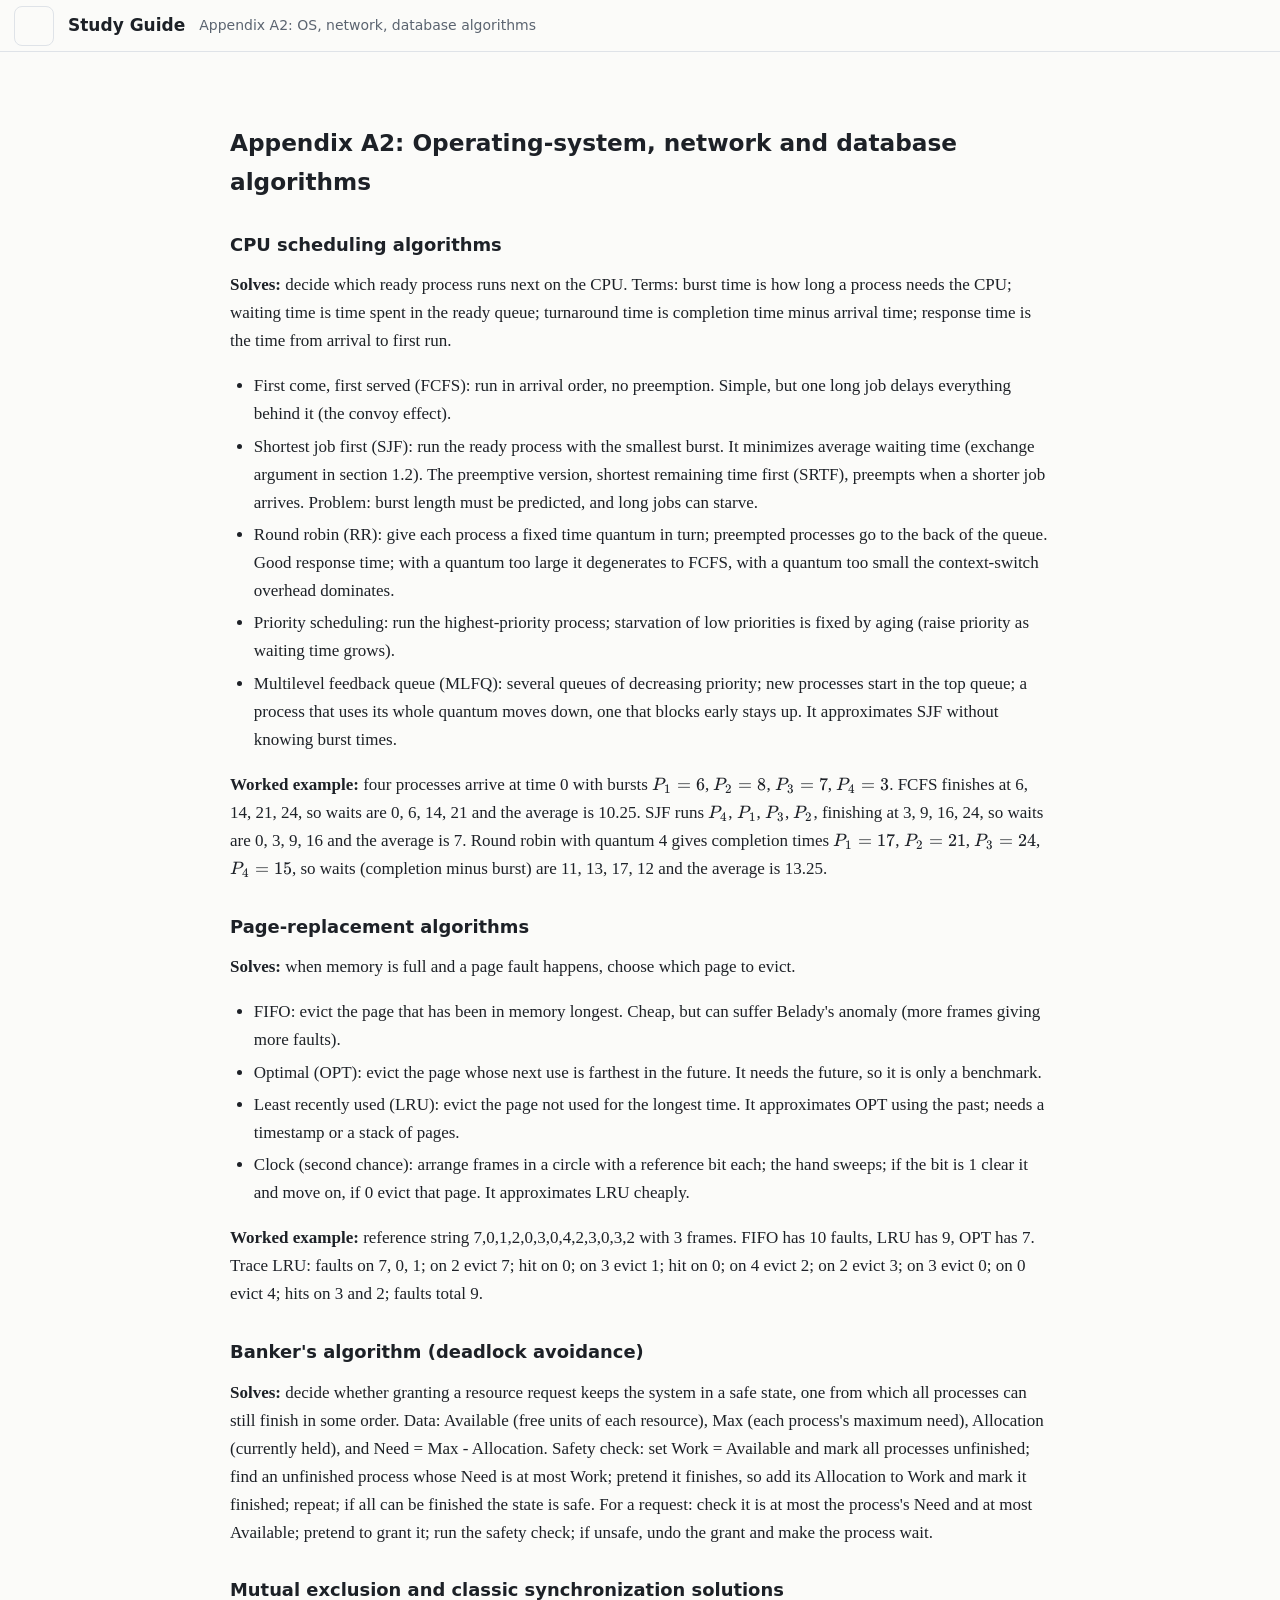
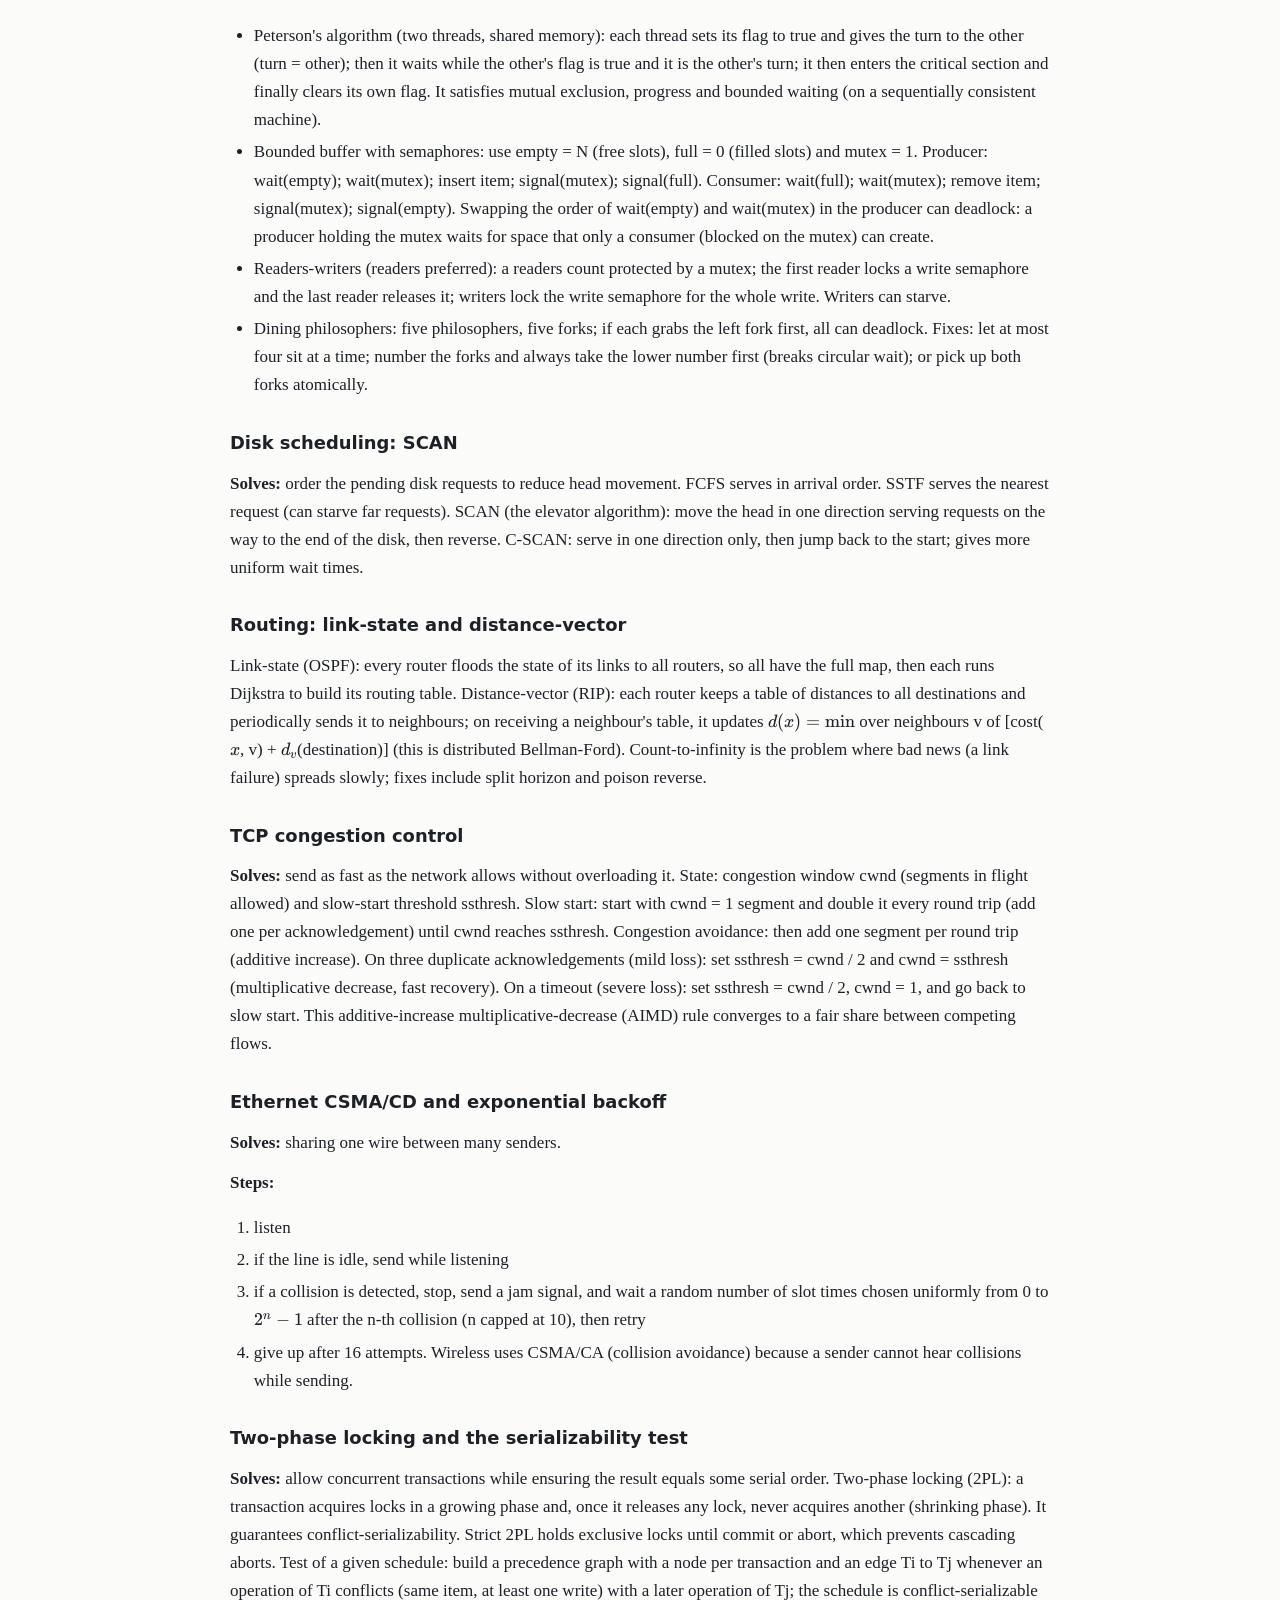
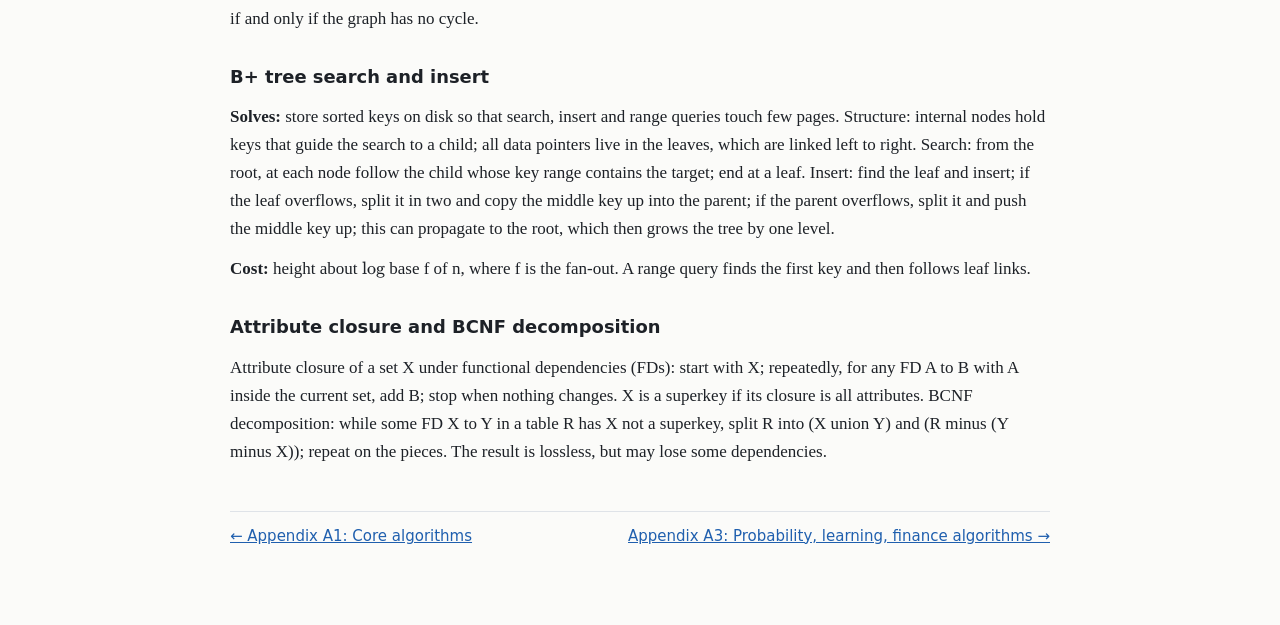
<file: appendix-a2-systems-algorithms.html>
<!doctype html><html lang="en"><head><meta charset="utf-8"><meta name="viewport" content="width=device-width, initial-scale=1"><title>Appendix A2: OS, network, database algorithms | Computer Science and Quantitative Methods Study Guide</title><link rel="stylesheet" href="assets/katex/katex.min.css"><link rel="stylesheet" href="assets/style.css"></head><body>
<header class="top"><button id="burger" aria-label="Open contents" aria-expanded="false"><span></span><span></span><span></span></button><a class="brand" href="index.html">Study Guide</a><span class="pg">Appendix A2: OS, network, database algorithms</span></header>
<div id="scrim"></div>
<nav id="nav" aria-label="Contents"><div class="nav-title">Contents</div><details><summary><a href="index.html">Start here: overview and study plan</a></summary><ul><li class="l2"><a href="index.html#overview-and-how-to-use-this-guide">Overview and how to use this guide</a></li><li class="l2"><a href="index.html#20-day-study-plan">20-day study plan</a></li></ul></details><details><summary><a href="part1-computer-science.html">Part 1: Computer science</a></summary><ul><li class="l2"><a href="part1-computer-science.html#1-1-algorithms-and-data-structures">1.1 Algorithms and data structures</a></li><li class="l2"><a href="part1-computer-science.html#1-2-operating-systems">1.2 Operating systems</a></li><li class="l2"><a href="part1-computer-science.html#1-3-computer-architecture">1.3 Computer architecture</a></li><li class="l2"><a href="part1-computer-science.html#1-4-computer-networks">1.4 Computer networks</a></li><li class="l2"><a href="part1-computer-science.html#1-5-databases">1.5 Databases</a></li><li class="l2"><a href="part1-computer-science.html#1-6-discrete-mathematics-and-theory-of-computation">1.6 Discrete mathematics and theory of computation</a></li><li class="l2"><a href="part1-computer-science.html#1-7-programming-c-python-and-linux">1.7 Programming, C++, Python and Linux</a></li></ul></details><details><summary><a href="part2-mathematics.html">Part 2: Mathematics</a></summary><ul><li class="l2"><a href="part2-mathematics.html#2-1-probability-and-statistics">2.1 Probability and statistics</a></li><li class="l2"><a href="part2-mathematics.html#2-2-stochastic-processes-and-queueing">2.2 Stochastic processes and queueing</a></li><li class="l2"><a href="part2-mathematics.html#2-3-linear-algebra-calculus-optimization-and-game-theory">2.3 Linear algebra, calculus, optimization and game theory</a></li></ul></details><details><summary><a href="part3-ml-and-decisions.html">Part 3: Machine learning and decision-making</a></summary><ul><li class="l2"><a href="part3-ml-and-decisions.html#3-1-machine-learning-basics">3.1 Machine learning basics</a></li><li class="l2"><a href="part3-ml-and-decisions.html#3-2-mdps-reinforcement-learning-bandits-optimal-stopping-and-gaussian-processes">3.2 MDPs, reinforcement learning, bandits, optimal stopping and Gaussian processes</a></li></ul></details><details><summary><a href="part4-quantitative-finance.html">Part 4: Quantitative finance</a></summary><ul><li class="l2"><a href="part4-quantitative-finance.html#4-1-pricing-derivatives">4.1 Pricing derivatives</a></li><li class="l2"><a href="part4-quantitative-finance.html#4-2-portfolios-and-risk">4.2 Portfolios and risk</a></li><li class="l2"><a href="part4-quantitative-finance.html#4-3-trading-execution-and-pricing-decisions">4.3 Trading, execution and pricing decisions</a></li><li class="l2"><a href="part4-quantitative-finance.html#4-4-quantitative-modelling-and-evaluation">4.4 Quantitative modelling and evaluation</a></li></ul></details><details><summary><a href="part5-software-and-parallel.html">Part 5: Software engineering and parallel computing</a></summary><ul></ul></details><details><summary><a href="appendix-a1-core-algorithms.html">Appendix A1: Core algorithms</a></summary><ul><li class="l2"><a href="appendix-a1-core-algorithms.html#appendix-a1-data-structure-and-core-algorithms-high-level-steps">Appendix A1: Data-structure and core algorithms (high-level steps)</a></li><li class="l3"><a href="appendix-a1-core-algorithms.html#binary-search">Binary search</a></li><li class="l3"><a href="appendix-a1-core-algorithms.html#merge-sort">Merge sort</a></li><li class="l3"><a href="appendix-a1-core-algorithms.html#quicksort-and-randomized-quicksort">Quicksort and randomized quicksort</a></li><li class="l3"><a href="appendix-a1-core-algorithms.html#heap-heapsort-and-build-heap">Heap, heapsort and build-heap</a></li><li class="l3"><a href="appendix-a1-core-algorithms.html#counting-sort-and-radix-sort">Counting sort and radix sort</a></li><li class="l3"><a href="appendix-a1-core-algorithms.html#quickselect-and-median-of-medians">Quickselect and median of medians</a></li><li class="l3"><a href="appendix-a1-core-algorithms.html#breadth-first-search-bfs">Breadth-first search (BFS)</a></li><li class="l3"><a href="appendix-a1-core-algorithms.html#depth-first-search-dfs">Depth-first search (DFS)</a></li><li class="l3"><a href="appendix-a1-core-algorithms.html#topological-sort">Topological sort</a></li><li class="l3"><a href="appendix-a1-core-algorithms.html#strongly-connected-components-kosaraju">Strongly connected components (Kosaraju)</a></li><li class="l3"><a href="appendix-a1-core-algorithms.html#dijkstra-s-shortest-paths">Dijkstra's shortest paths</a></li><li class="l3"><a href="appendix-a1-core-algorithms.html#bellman-ford">Bellman-Ford</a></li><li class="l3"><a href="appendix-a1-core-algorithms.html#floyd-warshall">Floyd-Warshall</a></li><li class="l3"><a href="appendix-a1-core-algorithms.html#minimum-spanning-tree-kruskal-and-prim">Minimum spanning tree: Kruskal and Prim</a></li><li class="l3"><a href="appendix-a1-core-algorithms.html#union-find-disjoint-sets">Union-find (disjoint sets)</a></li><li class="l3"><a href="appendix-a1-core-algorithms.html#max-flow-ford-fulkerson-and-edmonds-karp">Max-flow: Ford-Fulkerson and Edmonds-Karp</a></li><li class="l3"><a href="appendix-a1-core-algorithms.html#dynamic-programming-the-recipe">Dynamic programming: the recipe</a></li><li class="l3"><a href="appendix-a1-core-algorithms.html#greedy-algorithms-interval-scheduling-and-huffman-coding">Greedy algorithms: interval scheduling and Huffman coding</a></li><li class="l3"><a href="appendix-a1-core-algorithms.html#string-matching-kmp-and-rabin-karp">String matching: KMP and Rabin-Karp</a></li><li class="l3"><a href="appendix-a1-core-algorithms.html#floyd-s-cycle-detection-and-linked-list-tricks">Floyd's cycle detection and linked-list tricks</a></li><li class="l3"><a href="appendix-a1-core-algorithms.html#lru-cache-design-o-1-get-and-put">LRU cache design (O(1) get and put)</a></li><li class="l3"><a href="appendix-a1-core-algorithms.html#miller-rabin-primality-test">Miller-Rabin primality test</a></li></ul></details><details open><summary><a href="appendix-a2-systems-algorithms.html">Appendix A2: OS, network, database algorithms</a></summary><ul><li class="l2"><a href="appendix-a2-systems-algorithms.html#appendix-a2-operating-system-network-and-database-algorithms">Appendix A2: Operating-system, network and database algorithms</a></li><li class="l3"><a href="appendix-a2-systems-algorithms.html#cpu-scheduling-algorithms">CPU scheduling algorithms</a></li><li class="l3"><a href="appendix-a2-systems-algorithms.html#page-replacement-algorithms">Page-replacement algorithms</a></li><li class="l3"><a href="appendix-a2-systems-algorithms.html#banker-s-algorithm-deadlock-avoidance">Banker's algorithm (deadlock avoidance)</a></li><li class="l3"><a href="appendix-a2-systems-algorithms.html#mutual-exclusion-and-classic-synchronization-solutions">Mutual exclusion and classic synchronization solutions</a></li><li class="l3"><a href="appendix-a2-systems-algorithms.html#disk-scheduling-scan">Disk scheduling: SCAN</a></li><li class="l3"><a href="appendix-a2-systems-algorithms.html#routing-link-state-and-distance-vector">Routing: link-state and distance-vector</a></li><li class="l3"><a href="appendix-a2-systems-algorithms.html#tcp-congestion-control">TCP congestion control</a></li><li class="l3"><a href="appendix-a2-systems-algorithms.html#ethernet-csma-cd-and-exponential-backoff">Ethernet CSMA/CD and exponential backoff</a></li><li class="l3"><a href="appendix-a2-systems-algorithms.html#two-phase-locking-and-the-serializability-test">Two-phase locking and the serializability test</a></li><li class="l3"><a href="appendix-a2-systems-algorithms.html#b-tree-search-and-insert">B+ tree search and insert</a></li><li class="l3"><a href="appendix-a2-systems-algorithms.html#attribute-closure-and-bcnf-decomposition">Attribute closure and BCNF decomposition</a></li></ul></details><details><summary><a href="appendix-a3-probability-ml-finance.html">Appendix A3: Probability, learning, finance algorithms</a></summary><ul><li class="l2"><a href="appendix-a3-probability-ml-finance.html#appendix-a3-probabilistic-learning-and-finance-algorithms">Appendix A3: Probabilistic, learning and finance algorithms</a></li><li class="l3"><a href="appendix-a3-probability-ml-finance.html#solving-a-markov-chain-stationary-distribution-and-absorption">Solving a Markov chain: stationary distribution and absorption</a></li><li class="l3"><a href="appendix-a3-probability-ml-finance.html#simulating-a-continuous-time-markov-chain-gillespie-method">Simulating a continuous-time Markov chain (Gillespie method)</a></li><li class="l3"><a href="appendix-a3-probability-ml-finance.html#value-iteration-and-policy-iteration-solving-an-mdp">Value iteration and policy iteration (solving an MDP)</a></li><li class="l3"><a href="appendix-a3-probability-ml-finance.html#q-learning-and-sarsa">Q-learning and SARSA</a></li><li class="l3"><a href="appendix-a3-probability-ml-finance.html#policy-gradient-reinforce">Policy gradient (REINFORCE)</a></li><li class="l3"><a href="appendix-a3-probability-ml-finance.html#ucb1-and-thompson-sampling-bandits">UCB1 and Thompson sampling (bandits)</a></li><li class="l3"><a href="appendix-a3-probability-ml-finance.html#gaussian-process-regression-and-bayesian-optimization">Gaussian process regression and Bayesian optimization</a></li><li class="l3"><a href="appendix-a3-probability-ml-finance.html#gradient-descent-and-stochastic-gradient-descent">Gradient descent and stochastic gradient descent</a></li><li class="l3"><a href="appendix-a3-probability-ml-finance.html#backpropagation">Backpropagation</a></li><li class="l3"><a href="appendix-a3-probability-ml-finance.html#k-means-clustering-and-pca">k-means clustering and PCA</a></li><li class="l3"><a href="appendix-a3-probability-ml-finance.html#monte-carlo-option-pricing">Monte Carlo option pricing</a></li><li class="l3"><a href="appendix-a3-probability-ml-finance.html#binomial-tree-pricing-european-and-american">Binomial-tree pricing, European and American</a></li><li class="l3"><a href="appendix-a3-probability-ml-finance.html#longstaff-schwartz-american-options-by-simulation">Longstaff-Schwartz (American options by simulation)</a></li></ul></details></nav>
<main><h2 id="appendix-a2-operating-system-network-and-database-algorithms">Appendix A2: Operating-system, network and database algorithms</h2>
<h3 id="cpu-scheduling-algorithms">CPU scheduling algorithms</h3>
<p><strong>Solves:</strong> decide which ready process runs next on the CPU. Terms: burst time is how long a process needs the CPU; waiting time is time spent in the ready queue; turnaround time is completion time minus arrival time; response time is the time from arrival to first run.</p>
<ul>
<li>First come, first served (FCFS): run in arrival order, no preemption. Simple, but one long job delays everything behind it (the convoy effect).</li>
<li>Shortest job first (SJF): run the ready process with the smallest burst. It minimizes average waiting time (exchange argument in section 1.2). The preemptive version, shortest remaining time first (SRTF), preempts when a shorter job arrives. Problem: burst length must be predicted, and long jobs can starve.</li>
<li>Round robin (RR): give each process a fixed time quantum in turn; preempted processes go to the back of the queue. Good response time; with a quantum too large it degenerates to FCFS, with a quantum too small the context-switch overhead dominates.</li>
<li>Priority scheduling: run the highest-priority process; starvation of low priorities is fixed by aging (raise priority as waiting time grows).</li>
<li>Multilevel feedback queue (MLFQ): several queues of decreasing priority; new processes start in the top queue; a process that uses its whole quantum moves down, one that blocks early stays up. It approximates SJF without knowing burst times.</li>
</ul>
<p><strong>Worked example:</strong> four processes arrive at time 0 with bursts <span class="katex"><span class="katex-mathml"><math xmlns="http://www.w3.org/1998/Math/MathML"><semantics><mrow><msub><mi>P</mi><mn>1</mn></msub><mo>=</mo><mn>6</mn></mrow><annotation encoding="application/x-tex">P_{1} = 6</annotation></semantics></math></span><span class="katex-html" aria-hidden="true"><span class="katex-base"><span class="katex-strut" style="height:0.8333em;vertical-align:-0.15em;"></span><span class="mord"><span class="mord mathnormal" style="margin-right:0.1389em;">P</span><span class="msupsub"><span class="vlist-t vlist-t2"><span class="vlist-r"><span class="vlist" style="height:0.3011em;"><span style="top:-2.55em;margin-left:-0.1389em;margin-right:0.05em;"><span class="pstrut" style="height:2.7em;"></span><span class="katex-sizing reset-size6 size3 mtight"><span class="mord mtight"><span class="mord mtight">1</span></span></span></span></span><span class="vlist-s">​</span></span><span class="vlist-r"><span class="vlist" style="height:0.15em;"><span></span></span></span></span></span></span><span class="mspace" style="margin-right:0.2778em;"></span><span class="mrel">=</span><span class="mspace" style="margin-right:0.2778em;"></span></span><span class="katex-base"><span class="katex-strut" style="height:0.6444em;"></span><span class="mord">6</span></span></span></span>, <span class="katex"><span class="katex-mathml"><math xmlns="http://www.w3.org/1998/Math/MathML"><semantics><mrow><msub><mi>P</mi><mn>2</mn></msub><mo>=</mo><mn>8</mn></mrow><annotation encoding="application/x-tex">P_{2} = 8</annotation></semantics></math></span><span class="katex-html" aria-hidden="true"><span class="katex-base"><span class="katex-strut" style="height:0.8333em;vertical-align:-0.15em;"></span><span class="mord"><span class="mord mathnormal" style="margin-right:0.1389em;">P</span><span class="msupsub"><span class="vlist-t vlist-t2"><span class="vlist-r"><span class="vlist" style="height:0.3011em;"><span style="top:-2.55em;margin-left:-0.1389em;margin-right:0.05em;"><span class="pstrut" style="height:2.7em;"></span><span class="katex-sizing reset-size6 size3 mtight"><span class="mord mtight"><span class="mord mtight">2</span></span></span></span></span><span class="vlist-s">​</span></span><span class="vlist-r"><span class="vlist" style="height:0.15em;"><span></span></span></span></span></span></span><span class="mspace" style="margin-right:0.2778em;"></span><span class="mrel">=</span><span class="mspace" style="margin-right:0.2778em;"></span></span><span class="katex-base"><span class="katex-strut" style="height:0.6444em;"></span><span class="mord">8</span></span></span></span>, <span class="katex"><span class="katex-mathml"><math xmlns="http://www.w3.org/1998/Math/MathML"><semantics><mrow><msub><mi>P</mi><mn>3</mn></msub><mo>=</mo><mn>7</mn></mrow><annotation encoding="application/x-tex">P_{3} = 7</annotation></semantics></math></span><span class="katex-html" aria-hidden="true"><span class="katex-base"><span class="katex-strut" style="height:0.8333em;vertical-align:-0.15em;"></span><span class="mord"><span class="mord mathnormal" style="margin-right:0.1389em;">P</span><span class="msupsub"><span class="vlist-t vlist-t2"><span class="vlist-r"><span class="vlist" style="height:0.3011em;"><span style="top:-2.55em;margin-left:-0.1389em;margin-right:0.05em;"><span class="pstrut" style="height:2.7em;"></span><span class="katex-sizing reset-size6 size3 mtight"><span class="mord mtight"><span class="mord mtight">3</span></span></span></span></span><span class="vlist-s">​</span></span><span class="vlist-r"><span class="vlist" style="height:0.15em;"><span></span></span></span></span></span></span><span class="mspace" style="margin-right:0.2778em;"></span><span class="mrel">=</span><span class="mspace" style="margin-right:0.2778em;"></span></span><span class="katex-base"><span class="katex-strut" style="height:0.6444em;"></span><span class="mord">7</span></span></span></span>, <span class="katex"><span class="katex-mathml"><math xmlns="http://www.w3.org/1998/Math/MathML"><semantics><mrow><msub><mi>P</mi><mn>4</mn></msub><mo>=</mo><mn>3</mn></mrow><annotation encoding="application/x-tex">P_{4} = 3</annotation></semantics></math></span><span class="katex-html" aria-hidden="true"><span class="katex-base"><span class="katex-strut" style="height:0.8333em;vertical-align:-0.15em;"></span><span class="mord"><span class="mord mathnormal" style="margin-right:0.1389em;">P</span><span class="msupsub"><span class="vlist-t vlist-t2"><span class="vlist-r"><span class="vlist" style="height:0.3011em;"><span style="top:-2.55em;margin-left:-0.1389em;margin-right:0.05em;"><span class="pstrut" style="height:2.7em;"></span><span class="katex-sizing reset-size6 size3 mtight"><span class="mord mtight"><span class="mord mtight">4</span></span></span></span></span><span class="vlist-s">​</span></span><span class="vlist-r"><span class="vlist" style="height:0.15em;"><span></span></span></span></span></span></span><span class="mspace" style="margin-right:0.2778em;"></span><span class="mrel">=</span><span class="mspace" style="margin-right:0.2778em;"></span></span><span class="katex-base"><span class="katex-strut" style="height:0.6444em;"></span><span class="mord">3</span></span></span></span>. FCFS finishes at 6, 14, 21, 24, so waits are 0, 6, 14, 21 and the average is 10.25. SJF runs <span class="katex"><span class="katex-mathml"><math xmlns="http://www.w3.org/1998/Math/MathML"><semantics><mrow><msub><mi>P</mi><mn>4</mn></msub></mrow><annotation encoding="application/x-tex">P_{4}</annotation></semantics></math></span><span class="katex-html" aria-hidden="true"><span class="katex-base"><span class="katex-strut" style="height:0.8333em;vertical-align:-0.15em;"></span><span class="mord"><span class="mord mathnormal" style="margin-right:0.1389em;">P</span><span class="msupsub"><span class="vlist-t vlist-t2"><span class="vlist-r"><span class="vlist" style="height:0.3011em;"><span style="top:-2.55em;margin-left:-0.1389em;margin-right:0.05em;"><span class="pstrut" style="height:2.7em;"></span><span class="katex-sizing reset-size6 size3 mtight"><span class="mord mtight"><span class="mord mtight">4</span></span></span></span></span><span class="vlist-s">​</span></span><span class="vlist-r"><span class="vlist" style="height:0.15em;"><span></span></span></span></span></span></span></span></span></span>, <span class="katex"><span class="katex-mathml"><math xmlns="http://www.w3.org/1998/Math/MathML"><semantics><mrow><msub><mi>P</mi><mn>1</mn></msub></mrow><annotation encoding="application/x-tex">P_{1}</annotation></semantics></math></span><span class="katex-html" aria-hidden="true"><span class="katex-base"><span class="katex-strut" style="height:0.8333em;vertical-align:-0.15em;"></span><span class="mord"><span class="mord mathnormal" style="margin-right:0.1389em;">P</span><span class="msupsub"><span class="vlist-t vlist-t2"><span class="vlist-r"><span class="vlist" style="height:0.3011em;"><span style="top:-2.55em;margin-left:-0.1389em;margin-right:0.05em;"><span class="pstrut" style="height:2.7em;"></span><span class="katex-sizing reset-size6 size3 mtight"><span class="mord mtight"><span class="mord mtight">1</span></span></span></span></span><span class="vlist-s">​</span></span><span class="vlist-r"><span class="vlist" style="height:0.15em;"><span></span></span></span></span></span></span></span></span></span>, <span class="katex"><span class="katex-mathml"><math xmlns="http://www.w3.org/1998/Math/MathML"><semantics><mrow><msub><mi>P</mi><mn>3</mn></msub></mrow><annotation encoding="application/x-tex">P_{3}</annotation></semantics></math></span><span class="katex-html" aria-hidden="true"><span class="katex-base"><span class="katex-strut" style="height:0.8333em;vertical-align:-0.15em;"></span><span class="mord"><span class="mord mathnormal" style="margin-right:0.1389em;">P</span><span class="msupsub"><span class="vlist-t vlist-t2"><span class="vlist-r"><span class="vlist" style="height:0.3011em;"><span style="top:-2.55em;margin-left:-0.1389em;margin-right:0.05em;"><span class="pstrut" style="height:2.7em;"></span><span class="katex-sizing reset-size6 size3 mtight"><span class="mord mtight"><span class="mord mtight">3</span></span></span></span></span><span class="vlist-s">​</span></span><span class="vlist-r"><span class="vlist" style="height:0.15em;"><span></span></span></span></span></span></span></span></span></span>, <span class="katex"><span class="katex-mathml"><math xmlns="http://www.w3.org/1998/Math/MathML"><semantics><mrow><msub><mi>P</mi><mn>2</mn></msub></mrow><annotation encoding="application/x-tex">P_{2}</annotation></semantics></math></span><span class="katex-html" aria-hidden="true"><span class="katex-base"><span class="katex-strut" style="height:0.8333em;vertical-align:-0.15em;"></span><span class="mord"><span class="mord mathnormal" style="margin-right:0.1389em;">P</span><span class="msupsub"><span class="vlist-t vlist-t2"><span class="vlist-r"><span class="vlist" style="height:0.3011em;"><span style="top:-2.55em;margin-left:-0.1389em;margin-right:0.05em;"><span class="pstrut" style="height:2.7em;"></span><span class="katex-sizing reset-size6 size3 mtight"><span class="mord mtight"><span class="mord mtight">2</span></span></span></span></span><span class="vlist-s">​</span></span><span class="vlist-r"><span class="vlist" style="height:0.15em;"><span></span></span></span></span></span></span></span></span></span>, finishing at 3, 9, 16, 24, so waits are 0, 3, 9, 16 and the average is 7. Round robin with quantum 4 gives completion times <span class="katex"><span class="katex-mathml"><math xmlns="http://www.w3.org/1998/Math/MathML"><semantics><mrow><msub><mi>P</mi><mn>1</mn></msub><mo>=</mo><mn>17</mn></mrow><annotation encoding="application/x-tex">P_{1} = 17</annotation></semantics></math></span><span class="katex-html" aria-hidden="true"><span class="katex-base"><span class="katex-strut" style="height:0.8333em;vertical-align:-0.15em;"></span><span class="mord"><span class="mord mathnormal" style="margin-right:0.1389em;">P</span><span class="msupsub"><span class="vlist-t vlist-t2"><span class="vlist-r"><span class="vlist" style="height:0.3011em;"><span style="top:-2.55em;margin-left:-0.1389em;margin-right:0.05em;"><span class="pstrut" style="height:2.7em;"></span><span class="katex-sizing reset-size6 size3 mtight"><span class="mord mtight"><span class="mord mtight">1</span></span></span></span></span><span class="vlist-s">​</span></span><span class="vlist-r"><span class="vlist" style="height:0.15em;"><span></span></span></span></span></span></span><span class="mspace" style="margin-right:0.2778em;"></span><span class="mrel">=</span><span class="mspace" style="margin-right:0.2778em;"></span></span><span class="katex-base"><span class="katex-strut" style="height:0.6444em;"></span><span class="mord">17</span></span></span></span>, <span class="katex"><span class="katex-mathml"><math xmlns="http://www.w3.org/1998/Math/MathML"><semantics><mrow><msub><mi>P</mi><mn>2</mn></msub><mo>=</mo><mn>21</mn></mrow><annotation encoding="application/x-tex">P_{2} = 21</annotation></semantics></math></span><span class="katex-html" aria-hidden="true"><span class="katex-base"><span class="katex-strut" style="height:0.8333em;vertical-align:-0.15em;"></span><span class="mord"><span class="mord mathnormal" style="margin-right:0.1389em;">P</span><span class="msupsub"><span class="vlist-t vlist-t2"><span class="vlist-r"><span class="vlist" style="height:0.3011em;"><span style="top:-2.55em;margin-left:-0.1389em;margin-right:0.05em;"><span class="pstrut" style="height:2.7em;"></span><span class="katex-sizing reset-size6 size3 mtight"><span class="mord mtight"><span class="mord mtight">2</span></span></span></span></span><span class="vlist-s">​</span></span><span class="vlist-r"><span class="vlist" style="height:0.15em;"><span></span></span></span></span></span></span><span class="mspace" style="margin-right:0.2778em;"></span><span class="mrel">=</span><span class="mspace" style="margin-right:0.2778em;"></span></span><span class="katex-base"><span class="katex-strut" style="height:0.6444em;"></span><span class="mord">21</span></span></span></span>, <span class="katex"><span class="katex-mathml"><math xmlns="http://www.w3.org/1998/Math/MathML"><semantics><mrow><msub><mi>P</mi><mn>3</mn></msub><mo>=</mo><mn>24</mn></mrow><annotation encoding="application/x-tex">P_{3} = 24</annotation></semantics></math></span><span class="katex-html" aria-hidden="true"><span class="katex-base"><span class="katex-strut" style="height:0.8333em;vertical-align:-0.15em;"></span><span class="mord"><span class="mord mathnormal" style="margin-right:0.1389em;">P</span><span class="msupsub"><span class="vlist-t vlist-t2"><span class="vlist-r"><span class="vlist" style="height:0.3011em;"><span style="top:-2.55em;margin-left:-0.1389em;margin-right:0.05em;"><span class="pstrut" style="height:2.7em;"></span><span class="katex-sizing reset-size6 size3 mtight"><span class="mord mtight"><span class="mord mtight">3</span></span></span></span></span><span class="vlist-s">​</span></span><span class="vlist-r"><span class="vlist" style="height:0.15em;"><span></span></span></span></span></span></span><span class="mspace" style="margin-right:0.2778em;"></span><span class="mrel">=</span><span class="mspace" style="margin-right:0.2778em;"></span></span><span class="katex-base"><span class="katex-strut" style="height:0.6444em;"></span><span class="mord">24</span></span></span></span>, <span class="katex"><span class="katex-mathml"><math xmlns="http://www.w3.org/1998/Math/MathML"><semantics><mrow><msub><mi>P</mi><mn>4</mn></msub><mo>=</mo><mn>15</mn></mrow><annotation encoding="application/x-tex">P_{4} = 15</annotation></semantics></math></span><span class="katex-html" aria-hidden="true"><span class="katex-base"><span class="katex-strut" style="height:0.8333em;vertical-align:-0.15em;"></span><span class="mord"><span class="mord mathnormal" style="margin-right:0.1389em;">P</span><span class="msupsub"><span class="vlist-t vlist-t2"><span class="vlist-r"><span class="vlist" style="height:0.3011em;"><span style="top:-2.55em;margin-left:-0.1389em;margin-right:0.05em;"><span class="pstrut" style="height:2.7em;"></span><span class="katex-sizing reset-size6 size3 mtight"><span class="mord mtight"><span class="mord mtight">4</span></span></span></span></span><span class="vlist-s">​</span></span><span class="vlist-r"><span class="vlist" style="height:0.15em;"><span></span></span></span></span></span></span><span class="mspace" style="margin-right:0.2778em;"></span><span class="mrel">=</span><span class="mspace" style="margin-right:0.2778em;"></span></span><span class="katex-base"><span class="katex-strut" style="height:0.6444em;"></span><span class="mord">15</span></span></span></span>, so waits (completion minus burst) are 11, 13, 17, 12 and the average is 13.25.</p>
<h3 id="page-replacement-algorithms">Page-replacement algorithms</h3>
<p><strong>Solves:</strong> when memory is full and a page fault happens, choose which page to evict.</p>
<ul>
<li>FIFO: evict the page that has been in memory longest. Cheap, but can suffer Belady&#39;s anomaly (more frames giving more faults).</li>
<li>Optimal (OPT): evict the page whose next use is farthest in the future. It needs the future, so it is only a benchmark.</li>
<li>Least recently used (LRU): evict the page not used for the longest time. It approximates OPT using the past; needs a timestamp or a stack of pages.</li>
<li>Clock (second chance): arrange frames in a circle with a reference bit each; the hand sweeps; if the bit is 1 clear it and move on, if 0 evict that page. It approximates LRU cheaply.</li>
</ul>
<p><strong>Worked example:</strong> reference string 7,0,1,2,0,3,0,4,2,3,0,3,2 with 3 frames. FIFO has 10 faults, LRU has 9, OPT has 7. Trace LRU: faults on 7, 0, 1; on 2 evict 7; hit on 0; on 3 evict 1; hit on 0; on 4 evict 2; on 2 evict 3; on 3 evict 0; on 0 evict 4; hits on 3 and 2; faults total 9.</p>
<h3 id="banker-s-algorithm-deadlock-avoidance">Banker&#39;s algorithm (deadlock avoidance)</h3>
<p><strong>Solves:</strong> decide whether granting a resource request keeps the system in a safe state, one from which all processes can still finish in some order. Data: Available (free units of each resource), Max (each process&#39;s maximum need), Allocation (currently held), and Need = Max - Allocation. Safety check: set Work = Available and mark all processes unfinished; find an unfinished process whose Need is at most Work; pretend it finishes, so add its Allocation to Work and mark it finished; repeat; if all can be finished the state is safe. For a request: check it is at most the process&#39;s Need and at most Available; pretend to grant it; run the safety check; if unsafe, undo the grant and make the process wait.</p>
<h3 id="mutual-exclusion-and-classic-synchronization-solutions">Mutual exclusion and classic synchronization solutions</h3>
<ul>
<li>Peterson&#39;s algorithm (two threads, shared memory): each thread sets its flag to true and gives the turn to the other (turn = other); then it waits while the other&#39;s flag is true and it is the other&#39;s turn; it then enters the critical section and finally clears its own flag. It satisfies mutual exclusion, progress and bounded waiting (on a sequentially consistent machine).</li>
<li>Bounded buffer with semaphores: use empty = N (free slots), full = 0 (filled slots) and mutex = 1. Producer: wait(empty); wait(mutex); insert item; signal(mutex); signal(full). Consumer: wait(full); wait(mutex); remove item; signal(mutex); signal(empty). Swapping the order of wait(empty) and wait(mutex) in the producer can deadlock: a producer holding the mutex waits for space that only a consumer (blocked on the mutex) can create.</li>
<li>Readers-writers (readers preferred): a readers count protected by a mutex; the first reader locks a write semaphore and the last reader releases it; writers lock the write semaphore for the whole write. Writers can starve.</li>
<li>Dining philosophers: five philosophers, five forks; if each grabs the left fork first, all can deadlock. Fixes: let at most four sit at a time; number the forks and always take the lower number first (breaks circular wait); or pick up both forks atomically.</li>
</ul>
<h3 id="disk-scheduling-scan">Disk scheduling: SCAN</h3>
<p><strong>Solves:</strong> order the pending disk requests to reduce head movement. FCFS serves in arrival order. SSTF serves the nearest request (can starve far requests). SCAN (the elevator algorithm): move the head in one direction serving requests on the way to the end of the disk, then reverse. C-SCAN: serve in one direction only, then jump back to the start; gives more uniform wait times.</p>
<h3 id="routing-link-state-and-distance-vector">Routing: link-state and distance-vector</h3>
<p>Link-state (OSPF): every router floods the state of its links to all routers, so all have the full map, then each runs Dijkstra to build its routing table. Distance-vector (RIP): each router keeps a table of distances to all destinations and periodically sends it to neighbours; on receiving a neighbour&#39;s table, it updates <span class="katex"><span class="katex-mathml"><math xmlns="http://www.w3.org/1998/Math/MathML"><semantics><mrow><mi>d</mi><mo stretchy="false">(</mo><mi>x</mi><mo stretchy="false">)</mo><mo>=</mo><mi>min</mi><mo>⁡</mo></mrow><annotation encoding="application/x-tex">d(x) = \min </annotation></semantics></math></span><span class="katex-html" aria-hidden="true"><span class="katex-base"><span class="katex-strut" style="height:1em;vertical-align:-0.25em;"></span><span class="mord mathnormal">d</span><span class="mopen">(</span><span class="mord mathnormal">x</span><span class="mclose">)</span><span class="mspace" style="margin-right:0.2778em;"></span><span class="mrel">=</span><span class="mspace" style="margin-right:0.2778em;"></span></span><span class="katex-base"><span class="katex-strut" style="height:0.6679em;"></span><span class="mop">min</span></span></span></span> over neighbours v of [cost(<span class="katex"><span class="katex-mathml"><math xmlns="http://www.w3.org/1998/Math/MathML"><semantics><mrow><mi>x</mi></mrow><annotation encoding="application/x-tex">x</annotation></semantics></math></span><span class="katex-html" aria-hidden="true"><span class="katex-base"><span class="katex-strut" style="height:0.4306em;"></span><span class="mord mathnormal">x</span></span></span></span>, v) + <span class="katex"><span class="katex-mathml"><math xmlns="http://www.w3.org/1998/Math/MathML"><semantics><mrow><msub><mi>d</mi><mi>v</mi></msub></mrow><annotation encoding="application/x-tex">d_{v}</annotation></semantics></math></span><span class="katex-html" aria-hidden="true"><span class="katex-base"><span class="katex-strut" style="height:0.8444em;vertical-align:-0.15em;"></span><span class="mord"><span class="mord mathnormal">d</span><span class="msupsub"><span class="vlist-t vlist-t2"><span class="vlist-r"><span class="vlist" style="height:0.1514em;"><span style="top:-2.55em;margin-left:0em;margin-right:0.05em;"><span class="pstrut" style="height:2.7em;"></span><span class="katex-sizing reset-size6 size3 mtight"><span class="mord mtight"><span class="mord mathnormal mtight" style="margin-right:0.0359em;">v</span></span></span></span></span><span class="vlist-s">​</span></span><span class="vlist-r"><span class="vlist" style="height:0.15em;"><span></span></span></span></span></span></span></span></span></span>(destination)] (this is distributed Bellman-Ford). Count-to-infinity is the problem where bad news (a link failure) spreads slowly; fixes include split horizon and poison reverse.</p>
<h3 id="tcp-congestion-control">TCP congestion control</h3>
<p><strong>Solves:</strong> send as fast as the network allows without overloading it. State: congestion window cwnd (segments in flight allowed) and slow-start threshold ssthresh. Slow start: start with cwnd = 1 segment and double it every round trip (add one per acknowledgement) until cwnd reaches ssthresh. Congestion avoidance: then add one segment per round trip (additive increase). On three duplicate acknowledgements (mild loss): set ssthresh = cwnd / 2 and cwnd = ssthresh (multiplicative decrease, fast recovery). On a timeout (severe loss): set ssthresh = cwnd / 2, cwnd = 1, and go back to slow start. This additive-increase multiplicative-decrease (AIMD) rule converges to a fair share between competing flows.</p>
<h3 id="ethernet-csma-cd-and-exponential-backoff">Ethernet CSMA/CD and exponential backoff</h3>
<p><strong>Solves:</strong> sharing one wire between many senders.</p>
<p><strong>Steps:</strong></p>
<ol>
<li>listen</li>
<li>if the line is idle, send while listening</li>
<li>if a collision is detected, stop, send a jam signal, and wait a random number of slot times chosen uniformly from 0 to <span class="katex"><span class="katex-mathml"><math xmlns="http://www.w3.org/1998/Math/MathML"><semantics><mrow><msup><mn>2</mn><mi>n</mi></msup><mo>−</mo><mn>1</mn></mrow><annotation encoding="application/x-tex">2^{n} - 1</annotation></semantics></math></span><span class="katex-html" aria-hidden="true"><span class="katex-base"><span class="katex-strut" style="height:0.7477em;vertical-align:-0.0833em;"></span><span class="mord"><span class="mord">2</span><span class="msupsub"><span class="vlist-t"><span class="vlist-r"><span class="vlist" style="height:0.6644em;"><span style="top:-3.063em;margin-right:0.05em;"><span class="pstrut" style="height:2.7em;"></span><span class="katex-sizing reset-size6 size3 mtight"><span class="mord mtight"><span class="mord mathnormal mtight">n</span></span></span></span></span></span></span></span></span><span class="mspace" style="margin-right:0.2222em;"></span><span class="mbin">−</span><span class="mspace" style="margin-right:0.2222em;"></span></span><span class="katex-base"><span class="katex-strut" style="height:0.6444em;"></span><span class="mord">1</span></span></span></span> after the n-th collision (n capped at 10), then retry</li>
<li>give up after 16 attempts. Wireless uses CSMA/CA (collision avoidance) because a sender cannot hear collisions while sending.</li>
</ol>
<h3 id="two-phase-locking-and-the-serializability-test">Two-phase locking and the serializability test</h3>
<p><strong>Solves:</strong> allow concurrent transactions while ensuring the result equals some serial order. Two-phase locking (2PL): a transaction acquires locks in a growing phase and, once it releases any lock, never acquires another (shrinking phase). It guarantees conflict-serializability. Strict 2PL holds exclusive locks until commit or abort, which prevents cascading aborts. Test of a given schedule: build a precedence graph with a node per transaction and an edge Ti to Tj whenever an operation of Ti conflicts (same item, at least one write) with a later operation of Tj; the schedule is conflict-serializable if and only if the graph has no cycle.</p>
<h3 id="b-tree-search-and-insert">B+ tree search and insert</h3>
<p><strong>Solves:</strong> store sorted keys on disk so that search, insert and range queries touch few pages. Structure: internal nodes hold keys that guide the search to a child; all data pointers live in the leaves, which are linked left to right. Search: from the root, at each node follow the child whose key range contains the target; end at a leaf. Insert: find the leaf and insert; if the leaf overflows, split it in two and copy the middle key up into the parent; if the parent overflows, split it and push the middle key up; this can propagate to the root, which then grows the tree by one level.</p>
<p><strong>Cost:</strong> height about <span class="katex"><span class="katex-mathml"><math xmlns="http://www.w3.org/1998/Math/MathML"><semantics><mrow><mi>log</mi><mo>⁡</mo></mrow><annotation encoding="application/x-tex">\log </annotation></semantics></math></span><span class="katex-html" aria-hidden="true"><span class="katex-base"><span class="katex-strut" style="height:0.8889em;vertical-align:-0.1944em;"></span><span class="mop">lo<span style="margin-right:0.0139em;">g</span></span></span></span></span> base f of n, where f is the fan-out. A range query finds the first key and then follows leaf links.</p>
<h3 id="attribute-closure-and-bcnf-decomposition">Attribute closure and BCNF decomposition</h3>
<p>Attribute closure of a set X under functional dependencies (FDs): start with X; repeatedly, for any FD A to B with A inside the current set, add B; stop when nothing changes. X is a superkey if its closure is all attributes. BCNF decomposition: while some FD X to Y in a table R has X not a superkey, split R into (X union Y) and (R minus (Y minus X)); repeat on the pieces. The result is lossless, but may lose some dependencies.</p>
<div class="pager"><a href="appendix-a1-core-algorithms.html">&larr; Appendix A1: Core algorithms</a><a href="appendix-a3-probability-ml-finance.html">Appendix A3: Probability, learning, finance algorithms &rarr;</a></div></main>
<script src="assets/nav.js"></script></body></html>
</file>
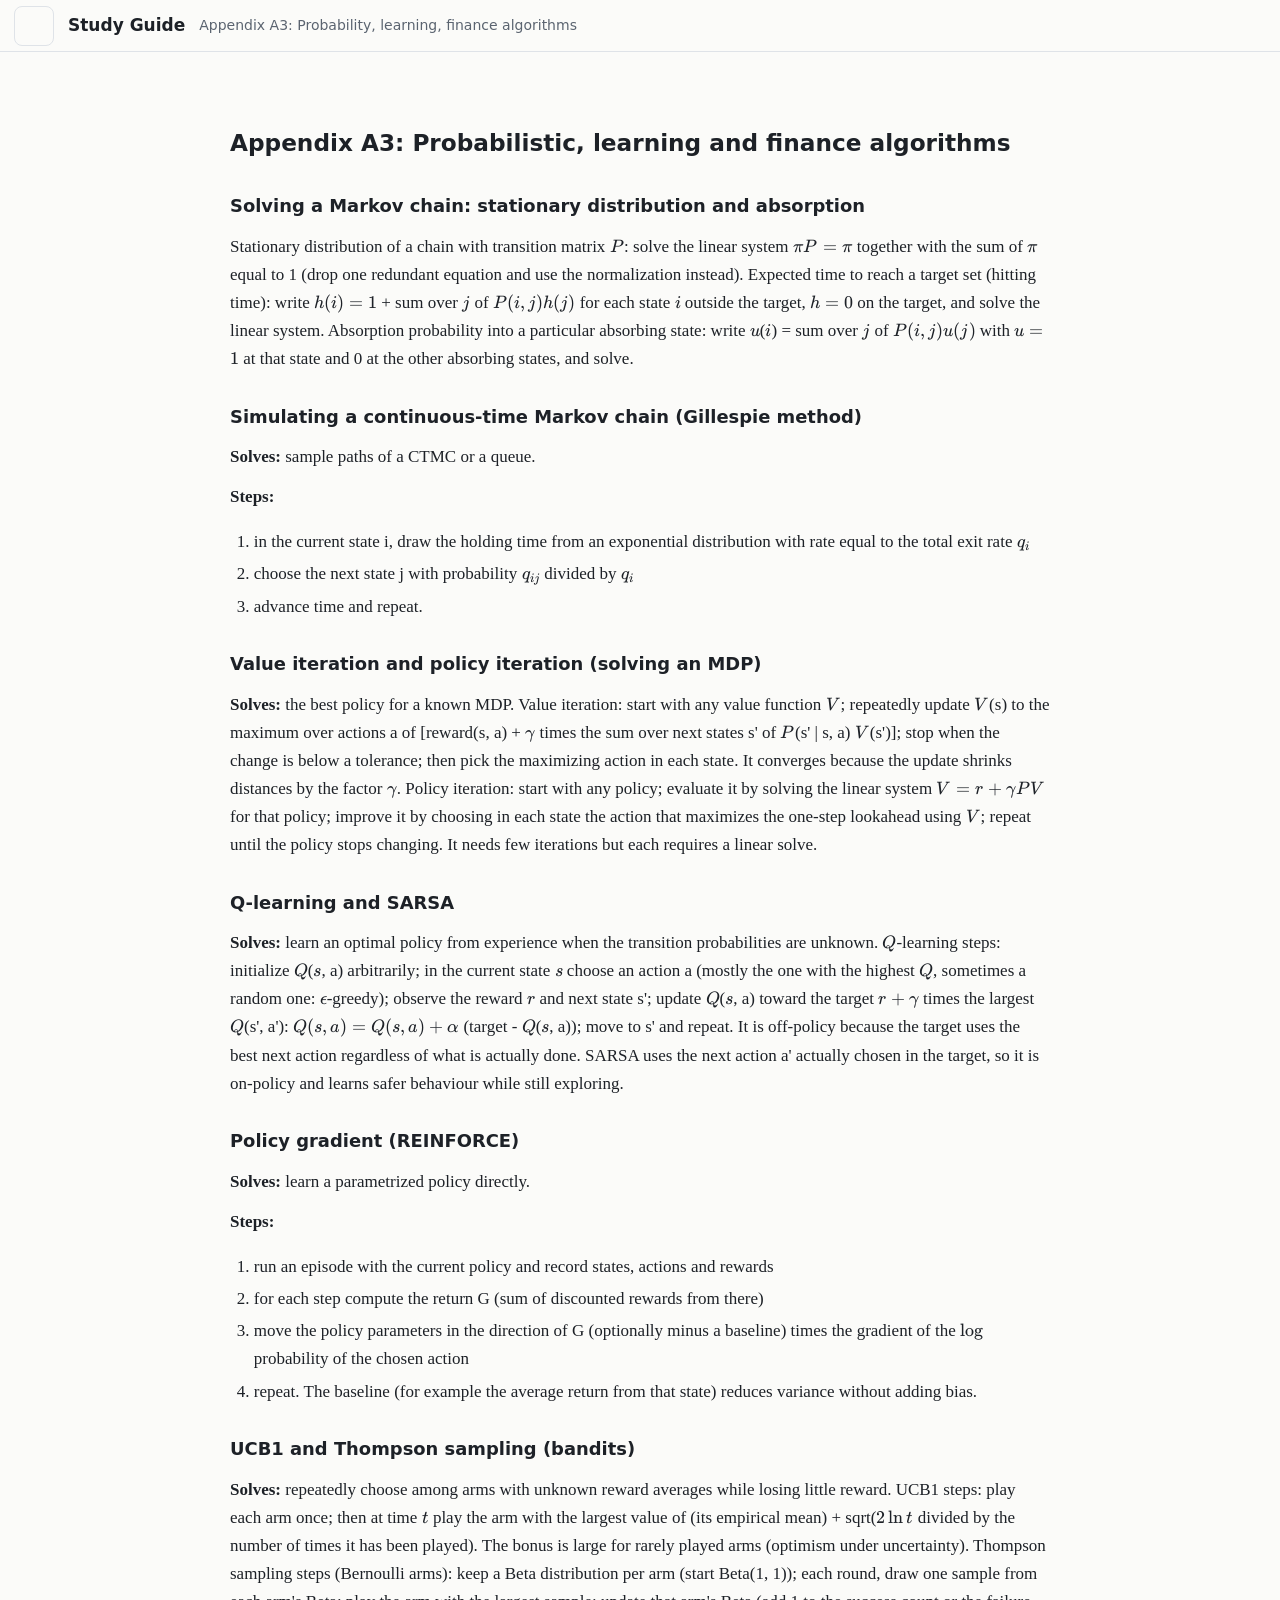
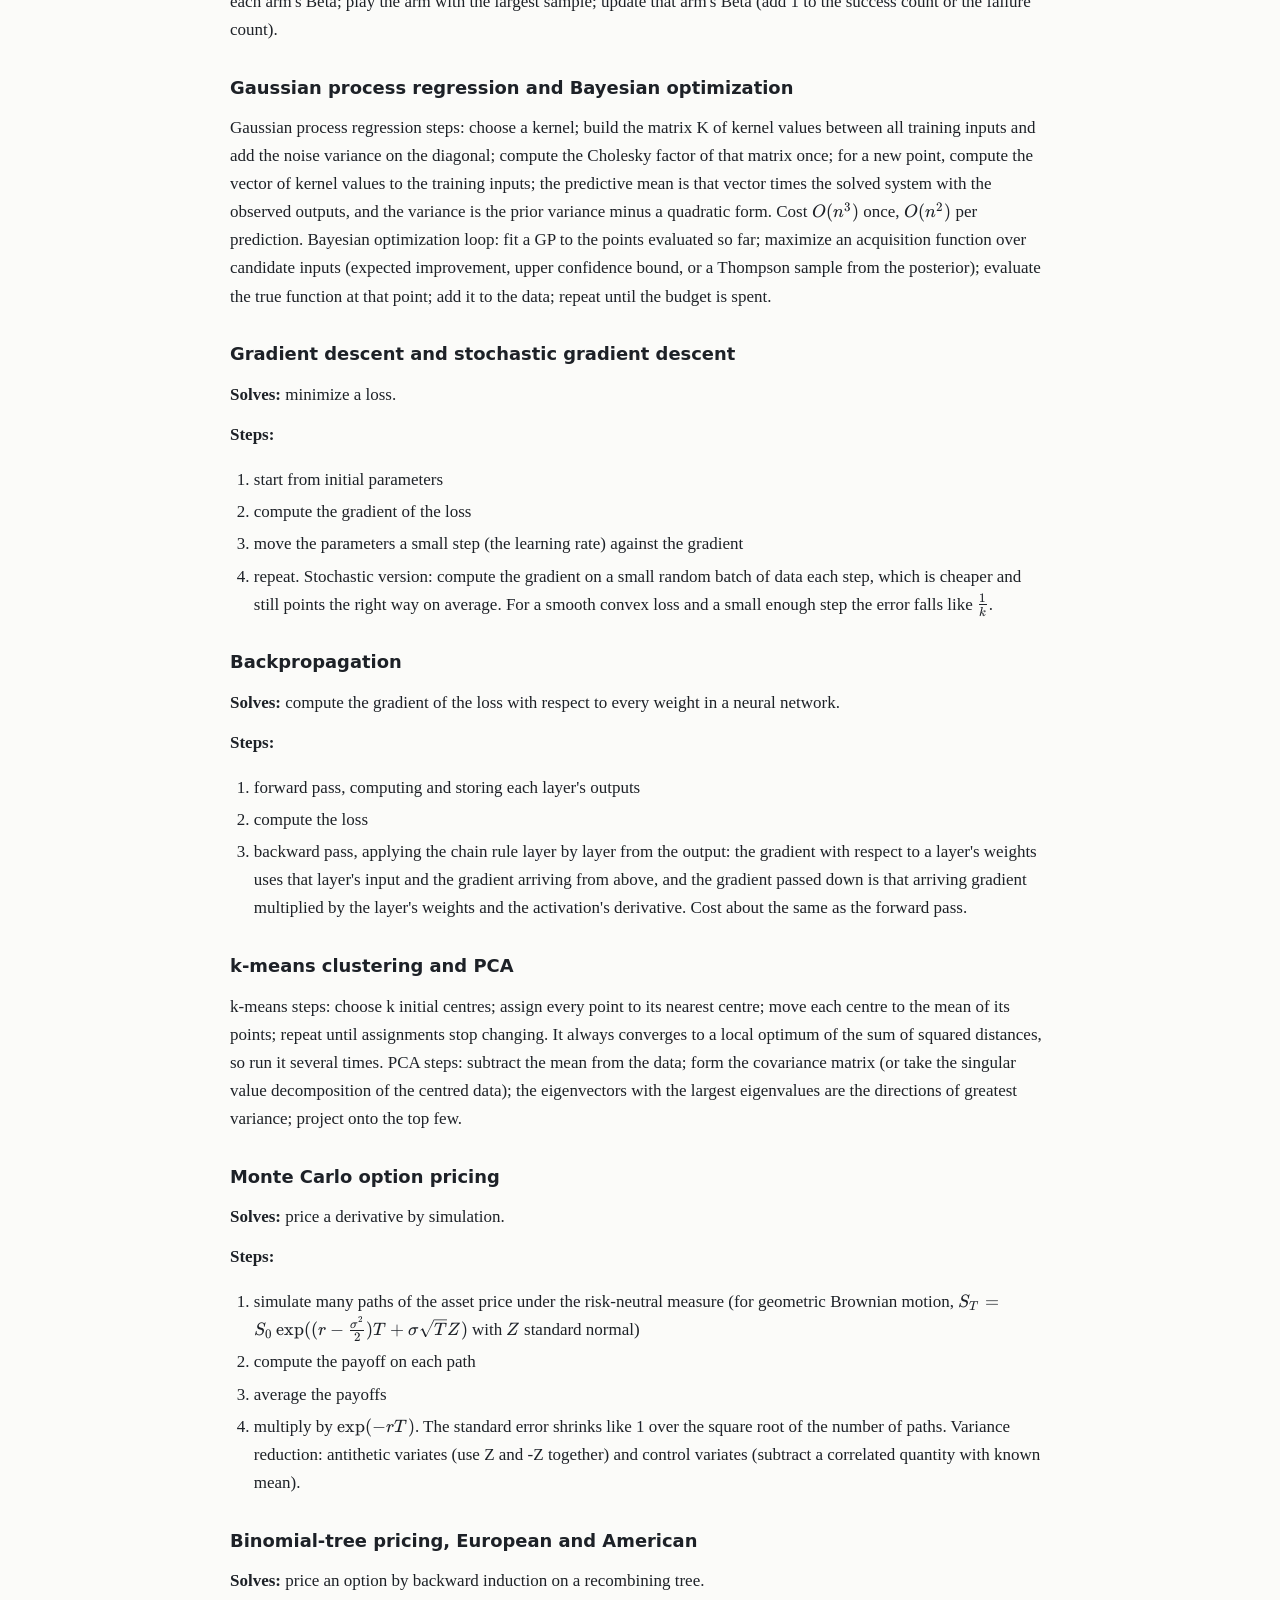
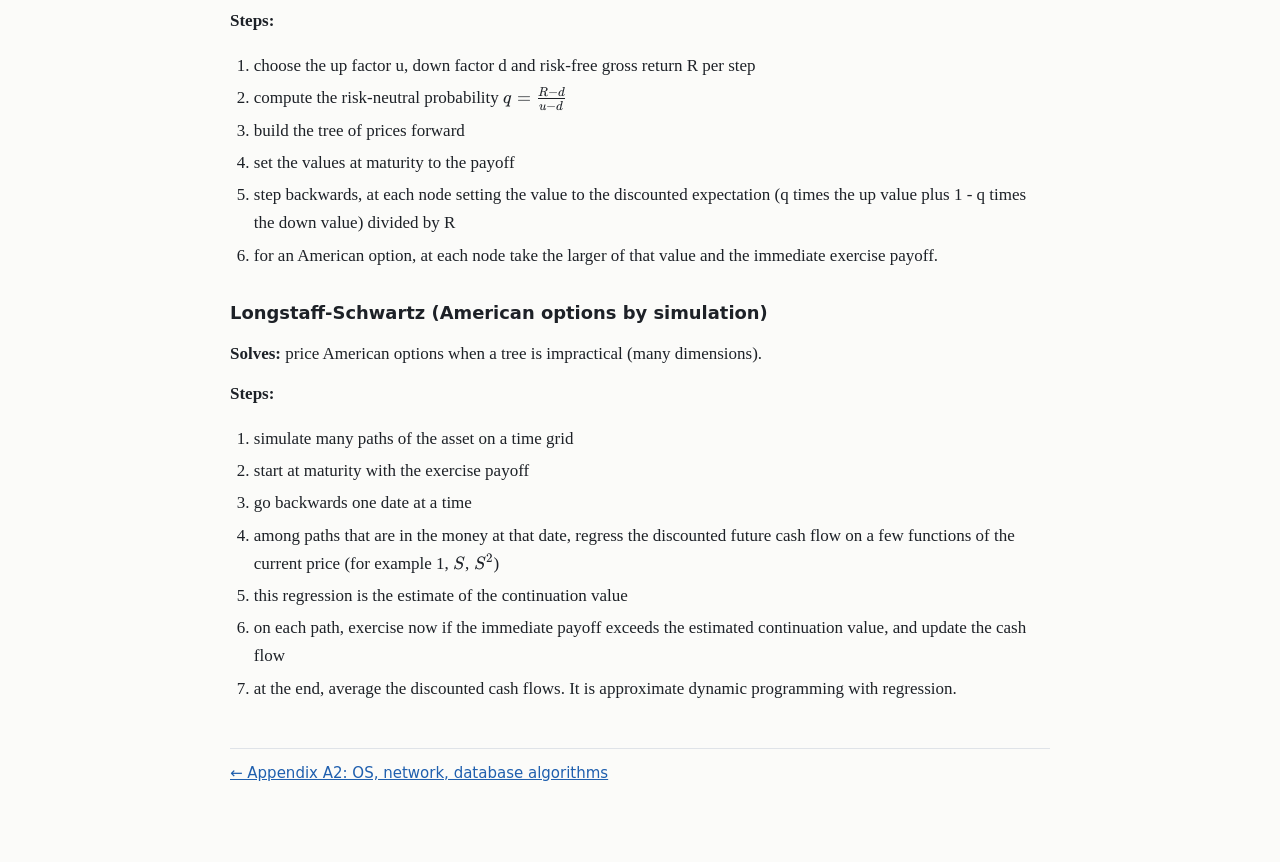
<file: appendix-a3-probability-ml-finance.html>
<!doctype html><html lang="en"><head><meta charset="utf-8"><meta name="viewport" content="width=device-width, initial-scale=1"><title>Appendix A3: Probability, learning, finance algorithms | Computer Science and Quantitative Methods Study Guide</title><link rel="stylesheet" href="assets/katex/katex.min.css"><link rel="stylesheet" href="assets/style.css"></head><body>
<header class="top"><button id="burger" aria-label="Open contents" aria-expanded="false"><span></span><span></span><span></span></button><a class="brand" href="index.html">Study Guide</a><span class="pg">Appendix A3: Probability, learning, finance algorithms</span></header>
<div id="scrim"></div>
<nav id="nav" aria-label="Contents"><div class="nav-title">Contents</div><details><summary><a href="index.html">Start here: overview and study plan</a></summary><ul><li class="l2"><a href="index.html#overview-and-how-to-use-this-guide">Overview and how to use this guide</a></li><li class="l2"><a href="index.html#20-day-study-plan">20-day study plan</a></li></ul></details><details><summary><a href="part1-computer-science.html">Part 1: Computer science</a></summary><ul><li class="l2"><a href="part1-computer-science.html#1-1-algorithms-and-data-structures">1.1 Algorithms and data structures</a></li><li class="l2"><a href="part1-computer-science.html#1-2-operating-systems">1.2 Operating systems</a></li><li class="l2"><a href="part1-computer-science.html#1-3-computer-architecture">1.3 Computer architecture</a></li><li class="l2"><a href="part1-computer-science.html#1-4-computer-networks">1.4 Computer networks</a></li><li class="l2"><a href="part1-computer-science.html#1-5-databases">1.5 Databases</a></li><li class="l2"><a href="part1-computer-science.html#1-6-discrete-mathematics-and-theory-of-computation">1.6 Discrete mathematics and theory of computation</a></li><li class="l2"><a href="part1-computer-science.html#1-7-programming-c-python-and-linux">1.7 Programming, C++, Python and Linux</a></li></ul></details><details><summary><a href="part2-mathematics.html">Part 2: Mathematics</a></summary><ul><li class="l2"><a href="part2-mathematics.html#2-1-probability-and-statistics">2.1 Probability and statistics</a></li><li class="l2"><a href="part2-mathematics.html#2-2-stochastic-processes-and-queueing">2.2 Stochastic processes and queueing</a></li><li class="l2"><a href="part2-mathematics.html#2-3-linear-algebra-calculus-optimization-and-game-theory">2.3 Linear algebra, calculus, optimization and game theory</a></li></ul></details><details><summary><a href="part3-ml-and-decisions.html">Part 3: Machine learning and decision-making</a></summary><ul><li class="l2"><a href="part3-ml-and-decisions.html#3-1-machine-learning-basics">3.1 Machine learning basics</a></li><li class="l2"><a href="part3-ml-and-decisions.html#3-2-mdps-reinforcement-learning-bandits-optimal-stopping-and-gaussian-processes">3.2 MDPs, reinforcement learning, bandits, optimal stopping and Gaussian processes</a></li></ul></details><details><summary><a href="part4-quantitative-finance.html">Part 4: Quantitative finance</a></summary><ul><li class="l2"><a href="part4-quantitative-finance.html#4-1-pricing-derivatives">4.1 Pricing derivatives</a></li><li class="l2"><a href="part4-quantitative-finance.html#4-2-portfolios-and-risk">4.2 Portfolios and risk</a></li><li class="l2"><a href="part4-quantitative-finance.html#4-3-trading-execution-and-pricing-decisions">4.3 Trading, execution and pricing decisions</a></li><li class="l2"><a href="part4-quantitative-finance.html#4-4-quantitative-modelling-and-evaluation">4.4 Quantitative modelling and evaluation</a></li></ul></details><details><summary><a href="part5-software-and-parallel.html">Part 5: Software engineering and parallel computing</a></summary><ul></ul></details><details><summary><a href="appendix-a1-core-algorithms.html">Appendix A1: Core algorithms</a></summary><ul><li class="l2"><a href="appendix-a1-core-algorithms.html#appendix-a1-data-structure-and-core-algorithms-high-level-steps">Appendix A1: Data-structure and core algorithms (high-level steps)</a></li><li class="l3"><a href="appendix-a1-core-algorithms.html#binary-search">Binary search</a></li><li class="l3"><a href="appendix-a1-core-algorithms.html#merge-sort">Merge sort</a></li><li class="l3"><a href="appendix-a1-core-algorithms.html#quicksort-and-randomized-quicksort">Quicksort and randomized quicksort</a></li><li class="l3"><a href="appendix-a1-core-algorithms.html#heap-heapsort-and-build-heap">Heap, heapsort and build-heap</a></li><li class="l3"><a href="appendix-a1-core-algorithms.html#counting-sort-and-radix-sort">Counting sort and radix sort</a></li><li class="l3"><a href="appendix-a1-core-algorithms.html#quickselect-and-median-of-medians">Quickselect and median of medians</a></li><li class="l3"><a href="appendix-a1-core-algorithms.html#breadth-first-search-bfs">Breadth-first search (BFS)</a></li><li class="l3"><a href="appendix-a1-core-algorithms.html#depth-first-search-dfs">Depth-first search (DFS)</a></li><li class="l3"><a href="appendix-a1-core-algorithms.html#topological-sort">Topological sort</a></li><li class="l3"><a href="appendix-a1-core-algorithms.html#strongly-connected-components-kosaraju">Strongly connected components (Kosaraju)</a></li><li class="l3"><a href="appendix-a1-core-algorithms.html#dijkstra-s-shortest-paths">Dijkstra's shortest paths</a></li><li class="l3"><a href="appendix-a1-core-algorithms.html#bellman-ford">Bellman-Ford</a></li><li class="l3"><a href="appendix-a1-core-algorithms.html#floyd-warshall">Floyd-Warshall</a></li><li class="l3"><a href="appendix-a1-core-algorithms.html#minimum-spanning-tree-kruskal-and-prim">Minimum spanning tree: Kruskal and Prim</a></li><li class="l3"><a href="appendix-a1-core-algorithms.html#union-find-disjoint-sets">Union-find (disjoint sets)</a></li><li class="l3"><a href="appendix-a1-core-algorithms.html#max-flow-ford-fulkerson-and-edmonds-karp">Max-flow: Ford-Fulkerson and Edmonds-Karp</a></li><li class="l3"><a href="appendix-a1-core-algorithms.html#dynamic-programming-the-recipe">Dynamic programming: the recipe</a></li><li class="l3"><a href="appendix-a1-core-algorithms.html#greedy-algorithms-interval-scheduling-and-huffman-coding">Greedy algorithms: interval scheduling and Huffman coding</a></li><li class="l3"><a href="appendix-a1-core-algorithms.html#string-matching-kmp-and-rabin-karp">String matching: KMP and Rabin-Karp</a></li><li class="l3"><a href="appendix-a1-core-algorithms.html#floyd-s-cycle-detection-and-linked-list-tricks">Floyd's cycle detection and linked-list tricks</a></li><li class="l3"><a href="appendix-a1-core-algorithms.html#lru-cache-design-o-1-get-and-put">LRU cache design (O(1) get and put)</a></li><li class="l3"><a href="appendix-a1-core-algorithms.html#miller-rabin-primality-test">Miller-Rabin primality test</a></li></ul></details><details><summary><a href="appendix-a2-systems-algorithms.html">Appendix A2: OS, network, database algorithms</a></summary><ul><li class="l2"><a href="appendix-a2-systems-algorithms.html#appendix-a2-operating-system-network-and-database-algorithms">Appendix A2: Operating-system, network and database algorithms</a></li><li class="l3"><a href="appendix-a2-systems-algorithms.html#cpu-scheduling-algorithms">CPU scheduling algorithms</a></li><li class="l3"><a href="appendix-a2-systems-algorithms.html#page-replacement-algorithms">Page-replacement algorithms</a></li><li class="l3"><a href="appendix-a2-systems-algorithms.html#banker-s-algorithm-deadlock-avoidance">Banker's algorithm (deadlock avoidance)</a></li><li class="l3"><a href="appendix-a2-systems-algorithms.html#mutual-exclusion-and-classic-synchronization-solutions">Mutual exclusion and classic synchronization solutions</a></li><li class="l3"><a href="appendix-a2-systems-algorithms.html#disk-scheduling-scan">Disk scheduling: SCAN</a></li><li class="l3"><a href="appendix-a2-systems-algorithms.html#routing-link-state-and-distance-vector">Routing: link-state and distance-vector</a></li><li class="l3"><a href="appendix-a2-systems-algorithms.html#tcp-congestion-control">TCP congestion control</a></li><li class="l3"><a href="appendix-a2-systems-algorithms.html#ethernet-csma-cd-and-exponential-backoff">Ethernet CSMA/CD and exponential backoff</a></li><li class="l3"><a href="appendix-a2-systems-algorithms.html#two-phase-locking-and-the-serializability-test">Two-phase locking and the serializability test</a></li><li class="l3"><a href="appendix-a2-systems-algorithms.html#b-tree-search-and-insert">B+ tree search and insert</a></li><li class="l3"><a href="appendix-a2-systems-algorithms.html#attribute-closure-and-bcnf-decomposition">Attribute closure and BCNF decomposition</a></li></ul></details><details open><summary><a href="appendix-a3-probability-ml-finance.html">Appendix A3: Probability, learning, finance algorithms</a></summary><ul><li class="l2"><a href="appendix-a3-probability-ml-finance.html#appendix-a3-probabilistic-learning-and-finance-algorithms">Appendix A3: Probabilistic, learning and finance algorithms</a></li><li class="l3"><a href="appendix-a3-probability-ml-finance.html#solving-a-markov-chain-stationary-distribution-and-absorption">Solving a Markov chain: stationary distribution and absorption</a></li><li class="l3"><a href="appendix-a3-probability-ml-finance.html#simulating-a-continuous-time-markov-chain-gillespie-method">Simulating a continuous-time Markov chain (Gillespie method)</a></li><li class="l3"><a href="appendix-a3-probability-ml-finance.html#value-iteration-and-policy-iteration-solving-an-mdp">Value iteration and policy iteration (solving an MDP)</a></li><li class="l3"><a href="appendix-a3-probability-ml-finance.html#q-learning-and-sarsa">Q-learning and SARSA</a></li><li class="l3"><a href="appendix-a3-probability-ml-finance.html#policy-gradient-reinforce">Policy gradient (REINFORCE)</a></li><li class="l3"><a href="appendix-a3-probability-ml-finance.html#ucb1-and-thompson-sampling-bandits">UCB1 and Thompson sampling (bandits)</a></li><li class="l3"><a href="appendix-a3-probability-ml-finance.html#gaussian-process-regression-and-bayesian-optimization">Gaussian process regression and Bayesian optimization</a></li><li class="l3"><a href="appendix-a3-probability-ml-finance.html#gradient-descent-and-stochastic-gradient-descent">Gradient descent and stochastic gradient descent</a></li><li class="l3"><a href="appendix-a3-probability-ml-finance.html#backpropagation">Backpropagation</a></li><li class="l3"><a href="appendix-a3-probability-ml-finance.html#k-means-clustering-and-pca">k-means clustering and PCA</a></li><li class="l3"><a href="appendix-a3-probability-ml-finance.html#monte-carlo-option-pricing">Monte Carlo option pricing</a></li><li class="l3"><a href="appendix-a3-probability-ml-finance.html#binomial-tree-pricing-european-and-american">Binomial-tree pricing, European and American</a></li><li class="l3"><a href="appendix-a3-probability-ml-finance.html#longstaff-schwartz-american-options-by-simulation">Longstaff-Schwartz (American options by simulation)</a></li></ul></details></nav>
<main><h2 id="appendix-a3-probabilistic-learning-and-finance-algorithms">Appendix A3: Probabilistic, learning and finance algorithms</h2>
<h3 id="solving-a-markov-chain-stationary-distribution-and-absorption">Solving a Markov chain: stationary distribution and absorption</h3>
<p>Stationary distribution of a chain with transition matrix <span class="katex"><span class="katex-mathml"><math xmlns="http://www.w3.org/1998/Math/MathML"><semantics><mrow><mi>P</mi></mrow><annotation encoding="application/x-tex">P</annotation></semantics></math></span><span class="katex-html" aria-hidden="true"><span class="katex-base"><span class="katex-strut" style="height:0.6833em;"></span><span class="mord mathnormal" style="margin-right:0.1389em;">P</span></span></span></span>: solve the linear system <span class="katex"><span class="katex-mathml"><math xmlns="http://www.w3.org/1998/Math/MathML"><semantics><mrow><mi>π</mi><mi>P</mi><mo>=</mo><mi>π</mi></mrow><annotation encoding="application/x-tex">\pi  P = \pi </annotation></semantics></math></span><span class="katex-html" aria-hidden="true"><span class="katex-base"><span class="katex-strut" style="height:0.6833em;"></span><span class="mord mathnormal" style="margin-right:0.0359em;">π</span><span class="mord mathnormal" style="margin-right:0.1389em;">P</span><span class="mspace" style="margin-right:0.2778em;"></span><span class="mrel">=</span><span class="mspace" style="margin-right:0.2778em;"></span></span><span class="katex-base"><span class="katex-strut" style="height:0.4306em;"></span><span class="mord mathnormal" style="margin-right:0.0359em;">π</span></span></span></span> together with the sum of <span class="katex"><span class="katex-mathml"><math xmlns="http://www.w3.org/1998/Math/MathML"><semantics><mrow><mi>π</mi></mrow><annotation encoding="application/x-tex">\pi </annotation></semantics></math></span><span class="katex-html" aria-hidden="true"><span class="katex-base"><span class="katex-strut" style="height:0.4306em;"></span><span class="mord mathnormal" style="margin-right:0.0359em;">π</span></span></span></span> equal to 1 (drop one redundant equation and use the normalization instead). Expected time to reach a target set (hitting time): write <span class="katex"><span class="katex-mathml"><math xmlns="http://www.w3.org/1998/Math/MathML"><semantics><mrow><mi>h</mi><mo stretchy="false">(</mo><mi>i</mi><mo stretchy="false">)</mo><mo>=</mo><mn>1</mn></mrow><annotation encoding="application/x-tex">h(i) = 1</annotation></semantics></math></span><span class="katex-html" aria-hidden="true"><span class="katex-base"><span class="katex-strut" style="height:1em;vertical-align:-0.25em;"></span><span class="mord mathnormal">h</span><span class="mopen">(</span><span class="mord mathnormal">i</span><span class="mclose">)</span><span class="mspace" style="margin-right:0.2778em;"></span><span class="mrel">=</span><span class="mspace" style="margin-right:0.2778em;"></span></span><span class="katex-base"><span class="katex-strut" style="height:0.6444em;"></span><span class="mord">1</span></span></span></span> + sum over <span class="katex"><span class="katex-mathml"><math xmlns="http://www.w3.org/1998/Math/MathML"><semantics><mrow><mi>j</mi></mrow><annotation encoding="application/x-tex">j</annotation></semantics></math></span><span class="katex-html" aria-hidden="true"><span class="katex-base"><span class="katex-strut" style="height:0.854em;vertical-align:-0.1944em;"></span><span class="mord mathnormal" style="margin-right:0.0572em;">j</span></span></span></span> of <span class="katex"><span class="katex-mathml"><math xmlns="http://www.w3.org/1998/Math/MathML"><semantics><mrow><mi>P</mi><mo stretchy="false">(</mo><mi>i</mi><mo separator="true">,</mo><mi>j</mi><mo stretchy="false">)</mo><mi>h</mi><mo stretchy="false">(</mo><mi>j</mi><mo stretchy="false">)</mo></mrow><annotation encoding="application/x-tex">P(i, j) h(j)</annotation></semantics></math></span><span class="katex-html" aria-hidden="true"><span class="katex-base"><span class="katex-strut" style="height:1em;vertical-align:-0.25em;"></span><span class="mord mathnormal" style="margin-right:0.1389em;">P</span><span class="mopen">(</span><span class="mord mathnormal">i</span><span class="mpunct">,</span><span class="mspace" style="margin-right:0.1667em;"></span><span class="mord mathnormal" style="margin-right:0.0572em;">j</span><span class="mclose">)</span><span class="mord mathnormal">h</span><span class="mopen">(</span><span class="mord mathnormal" style="margin-right:0.0572em;">j</span><span class="mclose">)</span></span></span></span> for each state <span class="katex"><span class="katex-mathml"><math xmlns="http://www.w3.org/1998/Math/MathML"><semantics><mrow><mi>i</mi></mrow><annotation encoding="application/x-tex">i</annotation></semantics></math></span><span class="katex-html" aria-hidden="true"><span class="katex-base"><span class="katex-strut" style="height:0.6595em;"></span><span class="mord mathnormal">i</span></span></span></span> outside the target, <span class="katex"><span class="katex-mathml"><math xmlns="http://www.w3.org/1998/Math/MathML"><semantics><mrow><mi>h</mi><mo>=</mo><mn>0</mn></mrow><annotation encoding="application/x-tex">h = 0</annotation></semantics></math></span><span class="katex-html" aria-hidden="true"><span class="katex-base"><span class="katex-strut" style="height:0.6944em;"></span><span class="mord mathnormal">h</span><span class="mspace" style="margin-right:0.2778em;"></span><span class="mrel">=</span><span class="mspace" style="margin-right:0.2778em;"></span></span><span class="katex-base"><span class="katex-strut" style="height:0.6444em;"></span><span class="mord">0</span></span></span></span> on the target, and solve the linear system. Absorption probability into a particular absorbing state: write <span class="katex"><span class="katex-mathml"><math xmlns="http://www.w3.org/1998/Math/MathML"><semantics><mrow><mi>u</mi></mrow><annotation encoding="application/x-tex">u</annotation></semantics></math></span><span class="katex-html" aria-hidden="true"><span class="katex-base"><span class="katex-strut" style="height:0.4306em;"></span><span class="mord mathnormal">u</span></span></span></span>(<span class="katex"><span class="katex-mathml"><math xmlns="http://www.w3.org/1998/Math/MathML"><semantics><mrow><mi>i</mi></mrow><annotation encoding="application/x-tex">i</annotation></semantics></math></span><span class="katex-html" aria-hidden="true"><span class="katex-base"><span class="katex-strut" style="height:0.6595em;"></span><span class="mord mathnormal">i</span></span></span></span>) = sum over <span class="katex"><span class="katex-mathml"><math xmlns="http://www.w3.org/1998/Math/MathML"><semantics><mrow><mi>j</mi></mrow><annotation encoding="application/x-tex">j</annotation></semantics></math></span><span class="katex-html" aria-hidden="true"><span class="katex-base"><span class="katex-strut" style="height:0.854em;vertical-align:-0.1944em;"></span><span class="mord mathnormal" style="margin-right:0.0572em;">j</span></span></span></span> of <span class="katex"><span class="katex-mathml"><math xmlns="http://www.w3.org/1998/Math/MathML"><semantics><mrow><mi>P</mi><mo stretchy="false">(</mo><mi>i</mi><mo separator="true">,</mo><mi>j</mi><mo stretchy="false">)</mo><mi>u</mi><mo stretchy="false">(</mo><mi>j</mi><mo stretchy="false">)</mo></mrow><annotation encoding="application/x-tex">P(i, j) u(j)</annotation></semantics></math></span><span class="katex-html" aria-hidden="true"><span class="katex-base"><span class="katex-strut" style="height:1em;vertical-align:-0.25em;"></span><span class="mord mathnormal" style="margin-right:0.1389em;">P</span><span class="mopen">(</span><span class="mord mathnormal">i</span><span class="mpunct">,</span><span class="mspace" style="margin-right:0.1667em;"></span><span class="mord mathnormal" style="margin-right:0.0572em;">j</span><span class="mclose">)</span><span class="mord mathnormal">u</span><span class="mopen">(</span><span class="mord mathnormal" style="margin-right:0.0572em;">j</span><span class="mclose">)</span></span></span></span> with <span class="katex"><span class="katex-mathml"><math xmlns="http://www.w3.org/1998/Math/MathML"><semantics><mrow><mi>u</mi><mo>=</mo><mn>1</mn></mrow><annotation encoding="application/x-tex">u = 1</annotation></semantics></math></span><span class="katex-html" aria-hidden="true"><span class="katex-base"><span class="katex-strut" style="height:0.4306em;"></span><span class="mord mathnormal">u</span><span class="mspace" style="margin-right:0.2778em;"></span><span class="mrel">=</span><span class="mspace" style="margin-right:0.2778em;"></span></span><span class="katex-base"><span class="katex-strut" style="height:0.6444em;"></span><span class="mord">1</span></span></span></span> at that state and 0 at the other absorbing states, and solve.</p>
<h3 id="simulating-a-continuous-time-markov-chain-gillespie-method">Simulating a continuous-time Markov chain (Gillespie method)</h3>
<p><strong>Solves:</strong> sample paths of a CTMC or a queue.</p>
<p><strong>Steps:</strong></p>
<ol>
<li>in the current state i, draw the holding time from an exponential distribution with rate equal to the total exit rate <span class="katex"><span class="katex-mathml"><math xmlns="http://www.w3.org/1998/Math/MathML"><semantics><mrow><msub><mi>q</mi><mi>i</mi></msub></mrow><annotation encoding="application/x-tex">q_{i}</annotation></semantics></math></span><span class="katex-html" aria-hidden="true"><span class="katex-base"><span class="katex-strut" style="height:0.625em;vertical-align:-0.1944em;"></span><span class="mord"><span class="mord mathnormal" style="margin-right:0.0359em;">q</span><span class="msupsub"><span class="vlist-t vlist-t2"><span class="vlist-r"><span class="vlist" style="height:0.3117em;"><span style="top:-2.55em;margin-left:-0.0359em;margin-right:0.05em;"><span class="pstrut" style="height:2.7em;"></span><span class="katex-sizing reset-size6 size3 mtight"><span class="mord mtight"><span class="mord mathnormal mtight">i</span></span></span></span></span><span class="vlist-s">​</span></span><span class="vlist-r"><span class="vlist" style="height:0.15em;"><span></span></span></span></span></span></span></span></span></span></li>
<li>choose the next state j with probability <span class="katex"><span class="katex-mathml"><math xmlns="http://www.w3.org/1998/Math/MathML"><semantics><mrow><msub><mi>q</mi><mrow><mi>i</mi><mi>j</mi></mrow></msub></mrow><annotation encoding="application/x-tex">q_{ij}</annotation></semantics></math></span><span class="katex-html" aria-hidden="true"><span class="katex-base"><span class="katex-strut" style="height:0.7167em;vertical-align:-0.2861em;"></span><span class="mord"><span class="mord mathnormal" style="margin-right:0.0359em;">q</span><span class="msupsub"><span class="vlist-t vlist-t2"><span class="vlist-r"><span class="vlist" style="height:0.3117em;"><span style="top:-2.55em;margin-left:-0.0359em;margin-right:0.05em;"><span class="pstrut" style="height:2.7em;"></span><span class="katex-sizing reset-size6 size3 mtight"><span class="mord mtight"><span class="mord mathnormal mtight" style="margin-right:0.0572em;">ij</span></span></span></span></span><span class="vlist-s">​</span></span><span class="vlist-r"><span class="vlist" style="height:0.2861em;"><span></span></span></span></span></span></span></span></span></span> divided by <span class="katex"><span class="katex-mathml"><math xmlns="http://www.w3.org/1998/Math/MathML"><semantics><mrow><msub><mi>q</mi><mi>i</mi></msub></mrow><annotation encoding="application/x-tex">q_{i}</annotation></semantics></math></span><span class="katex-html" aria-hidden="true"><span class="katex-base"><span class="katex-strut" style="height:0.625em;vertical-align:-0.1944em;"></span><span class="mord"><span class="mord mathnormal" style="margin-right:0.0359em;">q</span><span class="msupsub"><span class="vlist-t vlist-t2"><span class="vlist-r"><span class="vlist" style="height:0.3117em;"><span style="top:-2.55em;margin-left:-0.0359em;margin-right:0.05em;"><span class="pstrut" style="height:2.7em;"></span><span class="katex-sizing reset-size6 size3 mtight"><span class="mord mtight"><span class="mord mathnormal mtight">i</span></span></span></span></span><span class="vlist-s">​</span></span><span class="vlist-r"><span class="vlist" style="height:0.15em;"><span></span></span></span></span></span></span></span></span></span></li>
<li>advance time and repeat.</li>
</ol>
<h3 id="value-iteration-and-policy-iteration-solving-an-mdp">Value iteration and policy iteration (solving an MDP)</h3>
<p><strong>Solves:</strong> the best policy for a known MDP. Value iteration: start with any value function <span class="katex"><span class="katex-mathml"><math xmlns="http://www.w3.org/1998/Math/MathML"><semantics><mrow><mi>V</mi></mrow><annotation encoding="application/x-tex">V</annotation></semantics></math></span><span class="katex-html" aria-hidden="true"><span class="katex-base"><span class="katex-strut" style="height:0.6833em;"></span><span class="mord mathnormal" style="margin-right:0.2222em;">V</span></span></span></span>; repeatedly update <span class="katex"><span class="katex-mathml"><math xmlns="http://www.w3.org/1998/Math/MathML"><semantics><mrow><mi>V</mi></mrow><annotation encoding="application/x-tex">V</annotation></semantics></math></span><span class="katex-html" aria-hidden="true"><span class="katex-base"><span class="katex-strut" style="height:0.6833em;"></span><span class="mord mathnormal" style="margin-right:0.2222em;">V</span></span></span></span>(s) to the maximum over actions a of [reward(s, a) + <span class="katex"><span class="katex-mathml"><math xmlns="http://www.w3.org/1998/Math/MathML"><semantics><mrow><mi>γ</mi></mrow><annotation encoding="application/x-tex">\gamma </annotation></semantics></math></span><span class="katex-html" aria-hidden="true"><span class="katex-base"><span class="katex-strut" style="height:0.625em;vertical-align:-0.1944em;"></span><span class="mord mathnormal" style="margin-right:0.0556em;">γ</span></span></span></span> times the sum over next states s&#39; of <span class="katex"><span class="katex-mathml"><math xmlns="http://www.w3.org/1998/Math/MathML"><semantics><mrow><mi>P</mi></mrow><annotation encoding="application/x-tex">P</annotation></semantics></math></span><span class="katex-html" aria-hidden="true"><span class="katex-base"><span class="katex-strut" style="height:0.6833em;"></span><span class="mord mathnormal" style="margin-right:0.1389em;">P</span></span></span></span>(s&#39; | s, a) <span class="katex"><span class="katex-mathml"><math xmlns="http://www.w3.org/1998/Math/MathML"><semantics><mrow><mi>V</mi></mrow><annotation encoding="application/x-tex">V</annotation></semantics></math></span><span class="katex-html" aria-hidden="true"><span class="katex-base"><span class="katex-strut" style="height:0.6833em;"></span><span class="mord mathnormal" style="margin-right:0.2222em;">V</span></span></span></span>(s&#39;)]; stop when the change is below a tolerance; then pick the maximizing action in each state. It converges because the update shrinks distances by the factor <span class="katex"><span class="katex-mathml"><math xmlns="http://www.w3.org/1998/Math/MathML"><semantics><mrow><mi>γ</mi></mrow><annotation encoding="application/x-tex">\gamma </annotation></semantics></math></span><span class="katex-html" aria-hidden="true"><span class="katex-base"><span class="katex-strut" style="height:0.625em;vertical-align:-0.1944em;"></span><span class="mord mathnormal" style="margin-right:0.0556em;">γ</span></span></span></span>. Policy iteration: start with any policy; evaluate it by solving the linear system <span class="katex"><span class="katex-mathml"><math xmlns="http://www.w3.org/1998/Math/MathML"><semantics><mrow><mi>V</mi><mo>=</mo><mi>r</mi><mo>+</mo><mi>γ</mi><mi>P</mi><mi>V</mi></mrow><annotation encoding="application/x-tex">V = r + \gamma  P V</annotation></semantics></math></span><span class="katex-html" aria-hidden="true"><span class="katex-base"><span class="katex-strut" style="height:0.6833em;"></span><span class="mord mathnormal" style="margin-right:0.2222em;">V</span><span class="mspace" style="margin-right:0.2778em;"></span><span class="mrel">=</span><span class="mspace" style="margin-right:0.2778em;"></span></span><span class="katex-base"><span class="katex-strut" style="height:0.6667em;vertical-align:-0.0833em;"></span><span class="mord mathnormal" style="margin-right:0.0278em;">r</span><span class="mspace" style="margin-right:0.2222em;"></span><span class="mbin">+</span><span class="mspace" style="margin-right:0.2222em;"></span></span><span class="katex-base"><span class="katex-strut" style="height:0.8778em;vertical-align:-0.1944em;"></span><span class="mord mathnormal" style="margin-right:0.0556em;">γ</span><span class="mord mathnormal" style="margin-right:0.1389em;">P</span><span class="mord mathnormal" style="margin-right:0.2222em;">V</span></span></span></span> for that policy; improve it by choosing in each state the action that maximizes the one-step lookahead using <span class="katex"><span class="katex-mathml"><math xmlns="http://www.w3.org/1998/Math/MathML"><semantics><mrow><mi>V</mi></mrow><annotation encoding="application/x-tex">V</annotation></semantics></math></span><span class="katex-html" aria-hidden="true"><span class="katex-base"><span class="katex-strut" style="height:0.6833em;"></span><span class="mord mathnormal" style="margin-right:0.2222em;">V</span></span></span></span>; repeat until the policy stops changing. It needs few iterations but each requires a linear solve.</p>
<h3 id="q-learning-and-sarsa">Q-learning and SARSA</h3>
<p><strong>Solves:</strong> learn an optimal policy from experience when the transition probabilities are unknown. <span class="katex"><span class="katex-mathml"><math xmlns="http://www.w3.org/1998/Math/MathML"><semantics><mrow><mi>Q</mi></mrow><annotation encoding="application/x-tex">Q</annotation></semantics></math></span><span class="katex-html" aria-hidden="true"><span class="katex-base"><span class="katex-strut" style="height:0.8778em;vertical-align:-0.1944em;"></span><span class="mord mathnormal">Q</span></span></span></span>-learning steps: initialize <span class="katex"><span class="katex-mathml"><math xmlns="http://www.w3.org/1998/Math/MathML"><semantics><mrow><mi>Q</mi></mrow><annotation encoding="application/x-tex">Q</annotation></semantics></math></span><span class="katex-html" aria-hidden="true"><span class="katex-base"><span class="katex-strut" style="height:0.8778em;vertical-align:-0.1944em;"></span><span class="mord mathnormal">Q</span></span></span></span>(<span class="katex"><span class="katex-mathml"><math xmlns="http://www.w3.org/1998/Math/MathML"><semantics><mrow><mi>s</mi></mrow><annotation encoding="application/x-tex">s</annotation></semantics></math></span><span class="katex-html" aria-hidden="true"><span class="katex-base"><span class="katex-strut" style="height:0.4306em;"></span><span class="mord mathnormal">s</span></span></span></span>, a) arbitrarily; in the current state <span class="katex"><span class="katex-mathml"><math xmlns="http://www.w3.org/1998/Math/MathML"><semantics><mrow><mi>s</mi></mrow><annotation encoding="application/x-tex">s</annotation></semantics></math></span><span class="katex-html" aria-hidden="true"><span class="katex-base"><span class="katex-strut" style="height:0.4306em;"></span><span class="mord mathnormal">s</span></span></span></span> choose an action a (mostly the one with the highest <span class="katex"><span class="katex-mathml"><math xmlns="http://www.w3.org/1998/Math/MathML"><semantics><mrow><mi>Q</mi></mrow><annotation encoding="application/x-tex">Q</annotation></semantics></math></span><span class="katex-html" aria-hidden="true"><span class="katex-base"><span class="katex-strut" style="height:0.8778em;vertical-align:-0.1944em;"></span><span class="mord mathnormal">Q</span></span></span></span>, sometimes a random one: <span class="katex"><span class="katex-mathml"><math xmlns="http://www.w3.org/1998/Math/MathML"><semantics><mrow><mi>ϵ</mi></mrow><annotation encoding="application/x-tex">\epsilon </annotation></semantics></math></span><span class="katex-html" aria-hidden="true"><span class="katex-base"><span class="katex-strut" style="height:0.4306em;"></span><span class="mord mathnormal">ϵ</span></span></span></span>-greedy); observe the reward <span class="katex"><span class="katex-mathml"><math xmlns="http://www.w3.org/1998/Math/MathML"><semantics><mrow><mi>r</mi></mrow><annotation encoding="application/x-tex">r</annotation></semantics></math></span><span class="katex-html" aria-hidden="true"><span class="katex-base"><span class="katex-strut" style="height:0.4306em;"></span><span class="mord mathnormal" style="margin-right:0.0278em;">r</span></span></span></span> and next state s&#39;; update <span class="katex"><span class="katex-mathml"><math xmlns="http://www.w3.org/1998/Math/MathML"><semantics><mrow><mi>Q</mi></mrow><annotation encoding="application/x-tex">Q</annotation></semantics></math></span><span class="katex-html" aria-hidden="true"><span class="katex-base"><span class="katex-strut" style="height:0.8778em;vertical-align:-0.1944em;"></span><span class="mord mathnormal">Q</span></span></span></span>(<span class="katex"><span class="katex-mathml"><math xmlns="http://www.w3.org/1998/Math/MathML"><semantics><mrow><mi>s</mi></mrow><annotation encoding="application/x-tex">s</annotation></semantics></math></span><span class="katex-html" aria-hidden="true"><span class="katex-base"><span class="katex-strut" style="height:0.4306em;"></span><span class="mord mathnormal">s</span></span></span></span>, a) toward the target <span class="katex"><span class="katex-mathml"><math xmlns="http://www.w3.org/1998/Math/MathML"><semantics><mrow><mi>r</mi><mo>+</mo><mi>γ</mi></mrow><annotation encoding="application/x-tex">r + \gamma </annotation></semantics></math></span><span class="katex-html" aria-hidden="true"><span class="katex-base"><span class="katex-strut" style="height:0.6667em;vertical-align:-0.0833em;"></span><span class="mord mathnormal" style="margin-right:0.0278em;">r</span><span class="mspace" style="margin-right:0.2222em;"></span><span class="mbin">+</span><span class="mspace" style="margin-right:0.2222em;"></span></span><span class="katex-base"><span class="katex-strut" style="height:0.625em;vertical-align:-0.1944em;"></span><span class="mord mathnormal" style="margin-right:0.0556em;">γ</span></span></span></span> times the largest <span class="katex"><span class="katex-mathml"><math xmlns="http://www.w3.org/1998/Math/MathML"><semantics><mrow><mi>Q</mi></mrow><annotation encoding="application/x-tex">Q</annotation></semantics></math></span><span class="katex-html" aria-hidden="true"><span class="katex-base"><span class="katex-strut" style="height:0.8778em;vertical-align:-0.1944em;"></span><span class="mord mathnormal">Q</span></span></span></span>(s&#39;, a&#39;): <span class="katex"><span class="katex-mathml"><math xmlns="http://www.w3.org/1998/Math/MathML"><semantics><mrow><mi>Q</mi><mo stretchy="false">(</mo><mi>s</mi><mo separator="true">,</mo><mi>a</mi><mo stretchy="false">)</mo><mo>=</mo><mi>Q</mi><mo stretchy="false">(</mo><mi>s</mi><mo separator="true">,</mo><mi>a</mi><mo stretchy="false">)</mo><mo>+</mo><mi>α</mi></mrow><annotation encoding="application/x-tex">Q(s, a) = Q(s, a) + \alpha </annotation></semantics></math></span><span class="katex-html" aria-hidden="true"><span class="katex-base"><span class="katex-strut" style="height:1em;vertical-align:-0.25em;"></span><span class="mord mathnormal">Q</span><span class="mopen">(</span><span class="mord mathnormal">s</span><span class="mpunct">,</span><span class="mspace" style="margin-right:0.1667em;"></span><span class="mord mathnormal">a</span><span class="mclose">)</span><span class="mspace" style="margin-right:0.2778em;"></span><span class="mrel">=</span><span class="mspace" style="margin-right:0.2778em;"></span></span><span class="katex-base"><span class="katex-strut" style="height:1em;vertical-align:-0.25em;"></span><span class="mord mathnormal">Q</span><span class="mopen">(</span><span class="mord mathnormal">s</span><span class="mpunct">,</span><span class="mspace" style="margin-right:0.1667em;"></span><span class="mord mathnormal">a</span><span class="mclose">)</span><span class="mspace" style="margin-right:0.2222em;"></span><span class="mbin">+</span><span class="mspace" style="margin-right:0.2222em;"></span></span><span class="katex-base"><span class="katex-strut" style="height:0.4306em;"></span><span class="mord mathnormal" style="margin-right:0.0037em;">α</span></span></span></span> (target - <span class="katex"><span class="katex-mathml"><math xmlns="http://www.w3.org/1998/Math/MathML"><semantics><mrow><mi>Q</mi></mrow><annotation encoding="application/x-tex">Q</annotation></semantics></math></span><span class="katex-html" aria-hidden="true"><span class="katex-base"><span class="katex-strut" style="height:0.8778em;vertical-align:-0.1944em;"></span><span class="mord mathnormal">Q</span></span></span></span>(<span class="katex"><span class="katex-mathml"><math xmlns="http://www.w3.org/1998/Math/MathML"><semantics><mrow><mi>s</mi></mrow><annotation encoding="application/x-tex">s</annotation></semantics></math></span><span class="katex-html" aria-hidden="true"><span class="katex-base"><span class="katex-strut" style="height:0.4306em;"></span><span class="mord mathnormal">s</span></span></span></span>, a)); move to s&#39; and repeat. It is off-policy because the target uses the best next action regardless of what is actually done. SARSA uses the next action a&#39; actually chosen in the target, so it is on-policy and learns safer behaviour while still exploring.</p>
<h3 id="policy-gradient-reinforce">Policy gradient (REINFORCE)</h3>
<p><strong>Solves:</strong> learn a parametrized policy directly.</p>
<p><strong>Steps:</strong></p>
<ol>
<li>run an episode with the current policy and record states, actions and rewards</li>
<li>for each step compute the return G (sum of discounted rewards from there)</li>
<li>move the policy parameters in the direction of G (optionally minus a baseline) times the gradient of the <span class="katex"><span class="katex-mathml"><math xmlns="http://www.w3.org/1998/Math/MathML"><semantics><mrow><mi>log</mi><mo>⁡</mo></mrow><annotation encoding="application/x-tex">\log </annotation></semantics></math></span><span class="katex-html" aria-hidden="true"><span class="katex-base"><span class="katex-strut" style="height:0.8889em;vertical-align:-0.1944em;"></span><span class="mop">lo<span style="margin-right:0.0139em;">g</span></span></span></span></span> probability of the chosen action</li>
<li>repeat. The baseline (for example the average return from that state) reduces variance without adding bias.</li>
</ol>
<h3 id="ucb1-and-thompson-sampling-bandits">UCB1 and Thompson sampling (bandits)</h3>
<p><strong>Solves:</strong> repeatedly choose among arms with unknown reward averages while losing little reward. UCB1 steps: play each arm once; then at time <span class="katex"><span class="katex-mathml"><math xmlns="http://www.w3.org/1998/Math/MathML"><semantics><mrow><mi>t</mi></mrow><annotation encoding="application/x-tex">t</annotation></semantics></math></span><span class="katex-html" aria-hidden="true"><span class="katex-base"><span class="katex-strut" style="height:0.6151em;"></span><span class="mord mathnormal">t</span></span></span></span> play the arm with the largest value of (its empirical mean) + sqrt(<span class="katex"><span class="katex-mathml"><math xmlns="http://www.w3.org/1998/Math/MathML"><semantics><mrow><mn>2</mn><mi>ln</mi><mo>⁡</mo><mi>t</mi></mrow><annotation encoding="application/x-tex">2 \ln  t</annotation></semantics></math></span><span class="katex-html" aria-hidden="true"><span class="katex-base"><span class="katex-strut" style="height:0.6944em;"></span><span class="mord">2</span><span class="mspace" style="margin-right:0.1667em;"></span><span class="mop">ln</span><span class="mspace" style="margin-right:0.1667em;"></span><span class="mord mathnormal">t</span></span></span></span> divided by the number of times it has been played). The bonus is large for rarely played arms (optimism under uncertainty). Thompson sampling steps (Bernoulli arms): keep a Beta distribution per arm (start Beta(1, 1)); each round, draw one sample from each arm&#39;s Beta; play the arm with the largest sample; update that arm&#39;s Beta (add 1 to the success count or the failure count).</p>
<h3 id="gaussian-process-regression-and-bayesian-optimization">Gaussian process regression and Bayesian optimization</h3>
<p>Gaussian process regression steps: choose a kernel; build the matrix K of kernel values between all training inputs and add the noise variance on the diagonal; compute the Cholesky factor of that matrix once; for a new point, compute the vector of kernel values to the training inputs; the predictive mean is that vector times the solved system with the observed outputs, and the variance is the prior variance minus a quadratic form. Cost <span class="katex"><span class="katex-mathml"><math xmlns="http://www.w3.org/1998/Math/MathML"><semantics><mrow><mi>O</mi><mo stretchy="false">(</mo><msup><mi>n</mi><mn>3</mn></msup><mo stretchy="false">)</mo></mrow><annotation encoding="application/x-tex">O(n^{3})</annotation></semantics></math></span><span class="katex-html" aria-hidden="true"><span class="katex-base"><span class="katex-strut" style="height:1.0641em;vertical-align:-0.25em;"></span><span class="mord mathnormal" style="margin-right:0.0278em;">O</span><span class="mopen">(</span><span class="mord"><span class="mord mathnormal">n</span><span class="msupsub"><span class="vlist-t"><span class="vlist-r"><span class="vlist" style="height:0.8141em;"><span style="top:-3.063em;margin-right:0.05em;"><span class="pstrut" style="height:2.7em;"></span><span class="katex-sizing reset-size6 size3 mtight"><span class="mord mtight"><span class="mord mtight">3</span></span></span></span></span></span></span></span></span><span class="mclose">)</span></span></span></span> once, <span class="katex"><span class="katex-mathml"><math xmlns="http://www.w3.org/1998/Math/MathML"><semantics><mrow><mi>O</mi><mo stretchy="false">(</mo><msup><mi>n</mi><mn>2</mn></msup><mo stretchy="false">)</mo></mrow><annotation encoding="application/x-tex">O(n^{2})</annotation></semantics></math></span><span class="katex-html" aria-hidden="true"><span class="katex-base"><span class="katex-strut" style="height:1.0641em;vertical-align:-0.25em;"></span><span class="mord mathnormal" style="margin-right:0.0278em;">O</span><span class="mopen">(</span><span class="mord"><span class="mord mathnormal">n</span><span class="msupsub"><span class="vlist-t"><span class="vlist-r"><span class="vlist" style="height:0.8141em;"><span style="top:-3.063em;margin-right:0.05em;"><span class="pstrut" style="height:2.7em;"></span><span class="katex-sizing reset-size6 size3 mtight"><span class="mord mtight"><span class="mord mtight">2</span></span></span></span></span></span></span></span></span><span class="mclose">)</span></span></span></span> per prediction. Bayesian optimization loop: fit a GP to the points evaluated so far; maximize an acquisition function over candidate inputs (expected improvement, upper confidence bound, or a Thompson sample from the posterior); evaluate the true function at that point; add it to the data; repeat until the budget is spent.</p>
<h3 id="gradient-descent-and-stochastic-gradient-descent">Gradient descent and stochastic gradient descent</h3>
<p><strong>Solves:</strong> minimize a loss.</p>
<p><strong>Steps:</strong></p>
<ol>
<li>start from initial parameters</li>
<li>compute the gradient of the loss</li>
<li>move the parameters a small step (the learning rate) against the gradient</li>
<li>repeat. Stochastic version: compute the gradient on a small random batch of data each step, which is cheaper and still points the right way on average. For a smooth convex loss and a small enough step the error falls like <span class="katex"><span class="katex-mathml"><math xmlns="http://www.w3.org/1998/Math/MathML"><semantics><mrow><mfrac><mn>1</mn><mi>k</mi></mfrac></mrow><annotation encoding="application/x-tex">\frac{1}{k}</annotation></semantics></math></span><span class="katex-html" aria-hidden="true"><span class="katex-base"><span class="katex-strut" style="height:1.1901em;vertical-align:-0.345em;"></span><span class="mord"><span class="mopen nulldelimiter"></span><span class="mfrac"><span class="vlist-t vlist-t2"><span class="vlist-r"><span class="vlist" style="height:0.8451em;"><span style="top:-2.655em;"><span class="pstrut" style="height:3em;"></span><span class="katex-sizing reset-size6 size3 mtight"><span class="mord mtight"><span class="mord mathnormal mtight" style="margin-right:0.0315em;">k</span></span></span></span><span style="top:-3.23em;"><span class="pstrut" style="height:3em;"></span><span class="frac-line" style="border-bottom-width:0.04em;"></span></span><span style="top:-3.394em;"><span class="pstrut" style="height:3em;"></span><span class="katex-sizing reset-size6 size3 mtight"><span class="mord mtight"><span class="mord mtight">1</span></span></span></span></span><span class="vlist-s">​</span></span><span class="vlist-r"><span class="vlist" style="height:0.345em;"><span></span></span></span></span></span><span class="mclose nulldelimiter"></span></span></span></span></span>.</li>
</ol>
<h3 id="backpropagation">Backpropagation</h3>
<p><strong>Solves:</strong> compute the gradient of the loss with respect to every weight in a neural network.</p>
<p><strong>Steps:</strong></p>
<ol>
<li>forward pass, computing and storing each layer&#39;s outputs</li>
<li>compute the loss</li>
<li>backward pass, applying the chain rule layer by layer from the output: the gradient with respect to a layer&#39;s weights uses that layer&#39;s input and the gradient arriving from above, and the gradient passed down is that arriving gradient multiplied by the layer&#39;s weights and the activation&#39;s derivative. Cost about the same as the forward pass.</li>
</ol>
<h3 id="k-means-clustering-and-pca">k-means clustering and PCA</h3>
<p>k-means steps: choose k initial centres; assign every point to its nearest centre; move each centre to the mean of its points; repeat until assignments stop changing. It always converges to a local optimum of the sum of squared distances, so run it several times. PCA steps: subtract the mean from the data; form the covariance matrix (or take the singular value decomposition of the centred data); the eigenvectors with the largest eigenvalues are the directions of greatest variance; project onto the top few.</p>
<h3 id="monte-carlo-option-pricing">Monte Carlo option pricing</h3>
<p><strong>Solves:</strong> price a derivative by simulation.</p>
<p><strong>Steps:</strong></p>
<ol>
<li>simulate many paths of the asset price under the risk-neutral measure (for geometric Brownian motion, <span class="katex"><span class="katex-mathml"><math xmlns="http://www.w3.org/1998/Math/MathML"><semantics><mrow><msub><mi>S</mi><mi>T</mi></msub><mo>=</mo><msub><mi>S</mi><mn>0</mn></msub><mi>exp</mi><mo>⁡</mo><mo stretchy="false">(</mo><mo stretchy="false">(</mo><mi>r</mi><mo>−</mo><mfrac><msup><mi>σ</mi><mn>2</mn></msup><mn>2</mn></mfrac><mo stretchy="false">)</mo><mi>T</mi><mo>+</mo><mi>σ</mi><msqrt><mi>T</mi></msqrt><mi>Z</mi><mo stretchy="false">)</mo></mrow><annotation encoding="application/x-tex">S_{T} = S_{0} \exp ((r - \frac{\sigma ^{2}}{2}) T + \sigma  \sqrt{T} Z)</annotation></semantics></math></span><span class="katex-html" aria-hidden="true"><span class="katex-base"><span class="katex-strut" style="height:0.8333em;vertical-align:-0.15em;"></span><span class="mord"><span class="mord mathnormal" style="margin-right:0.0576em;">S</span><span class="msupsub"><span class="vlist-t vlist-t2"><span class="vlist-r"><span class="vlist" style="height:0.3283em;"><span style="top:-2.55em;margin-left:-0.0576em;margin-right:0.05em;"><span class="pstrut" style="height:2.7em;"></span><span class="katex-sizing reset-size6 size3 mtight"><span class="mord mtight"><span class="mord mathnormal mtight" style="margin-right:0.1389em;">T</span></span></span></span></span><span class="vlist-s">​</span></span><span class="vlist-r"><span class="vlist" style="height:0.15em;"><span></span></span></span></span></span></span><span class="mspace" style="margin-right:0.2778em;"></span><span class="mrel">=</span><span class="mspace" style="margin-right:0.2778em;"></span></span><span class="katex-base"><span class="katex-strut" style="height:1em;vertical-align:-0.25em;"></span><span class="mord"><span class="mord mathnormal" style="margin-right:0.0576em;">S</span><span class="msupsub"><span class="vlist-t vlist-t2"><span class="vlist-r"><span class="vlist" style="height:0.3011em;"><span style="top:-2.55em;margin-left:-0.0576em;margin-right:0.05em;"><span class="pstrut" style="height:2.7em;"></span><span class="katex-sizing reset-size6 size3 mtight"><span class="mord mtight"><span class="mord mtight">0</span></span></span></span></span><span class="vlist-s">​</span></span><span class="vlist-r"><span class="vlist" style="height:0.15em;"><span></span></span></span></span></span></span><span class="mspace" style="margin-right:0.1667em;"></span><span class="mop">exp</span><span class="mopen">((</span><span class="mord mathnormal" style="margin-right:0.0278em;">r</span><span class="mspace" style="margin-right:0.2222em;"></span><span class="mbin">−</span><span class="mspace" style="margin-right:0.2222em;"></span></span><span class="katex-base"><span class="katex-strut" style="height:1.3629em;vertical-align:-0.345em;"></span><span class="mord"><span class="mopen nulldelimiter"></span><span class="mfrac"><span class="vlist-t vlist-t2"><span class="vlist-r"><span class="vlist" style="height:1.0179em;"><span style="top:-2.655em;"><span class="pstrut" style="height:3em;"></span><span class="katex-sizing reset-size6 size3 mtight"><span class="mord mtight"><span class="mord mtight">2</span></span></span></span><span style="top:-3.23em;"><span class="pstrut" style="height:3em;"></span><span class="frac-line" style="border-bottom-width:0.04em;"></span></span><span style="top:-3.394em;"><span class="pstrut" style="height:3em;"></span><span class="katex-sizing reset-size6 size3 mtight"><span class="mord mtight"><span class="mord mtight"><span class="mord mathnormal mtight" style="margin-right:0.0359em;">σ</span><span class="msupsub"><span class="vlist-t"><span class="vlist-r"><span class="vlist" style="height:0.8913em;"><span style="top:-2.931em;margin-right:0.0714em;"><span class="pstrut" style="height:2.5em;"></span><span class="katex-sizing reset-size3 size1 mtight"><span class="mord mtight"><span class="mord mtight">2</span></span></span></span></span></span></span></span></span></span></span></span></span><span class="vlist-s">​</span></span><span class="vlist-r"><span class="vlist" style="height:0.345em;"><span></span></span></span></span></span><span class="mclose nulldelimiter"></span></span><span class="mclose">)</span><span class="mord mathnormal" style="margin-right:0.1389em;">T</span><span class="mspace" style="margin-right:0.2222em;"></span><span class="mbin">+</span><span class="mspace" style="margin-right:0.2222em;"></span></span><span class="katex-base"><span class="katex-strut" style="height:1.1767em;vertical-align:-0.25em;"></span><span class="mord mathnormal" style="margin-right:0.0359em;">σ</span><span class="mord sqrt"><span class="vlist-t vlist-t2"><span class="vlist-r"><span class="vlist" style="height:0.9267em;"><span class="svg-align" style="top:-3em;"><span class="pstrut" style="height:3em;"></span><span class="mord" style="padding-left:0.833em;"><span class="mord mathnormal" style="margin-right:0.1389em;">T</span></span></span><span style="top:-2.8867em;"><span class="pstrut" style="height:3em;"></span><span class="hide-tail" style="min-width:0.853em;height:1.08em;"><svg xmlns="http://www.w3.org/2000/svg" width="400em" height="1.08em" viewBox="0 0 400000 1080" preserveAspectRatio="xMinYMin slice"><path d="M95,702
c-2.7,0,-7.17,-2.7,-13.5,-8c-5.8,-5.3,-9.5,-10,-9.5,-14
c0,-2,0.3,-3.3,1,-4c1.3,-2.7,23.83,-20.7,67.5,-54
c44.2,-33.3,65.8,-50.3,66.5,-51c1.3,-1.3,3,-2,5,-2c4.7,0,8.7,3.3,12,10
s173,378,173,378c0.7,0,35.3,-71,104,-213c68.7,-142,137.5,-285,206.5,-429
c69,-144,104.5,-217.7,106.5,-221
l0 -0
c5.3,-9.3,12,-14,20,-14
H400000v40H845.2724
s-225.272,467,-225.272,467s-235,486,-235,486c-2.7,4.7,-9,7,-19,7
c-6,0,-10,-1,-12,-3s-194,-422,-194,-422s-65,47,-65,47z
M834 80h400000v40h-400000z"/></svg></span></span></span><span class="vlist-s">​</span></span><span class="vlist-r"><span class="vlist" style="height:0.1133em;"><span></span></span></span></span></span><span class="mord mathnormal" style="margin-right:0.0715em;">Z</span><span class="mclose">)</span></span></span></span> with <span class="katex"><span class="katex-mathml"><math xmlns="http://www.w3.org/1998/Math/MathML"><semantics><mrow><mi>Z</mi></mrow><annotation encoding="application/x-tex">Z</annotation></semantics></math></span><span class="katex-html" aria-hidden="true"><span class="katex-base"><span class="katex-strut" style="height:0.6833em;"></span><span class="mord mathnormal" style="margin-right:0.0715em;">Z</span></span></span></span> standard normal)</li>
<li>compute the payoff on each path</li>
<li>average the payoffs</li>
<li>multiply by <span class="katex"><span class="katex-mathml"><math xmlns="http://www.w3.org/1998/Math/MathML"><semantics><mrow><mi>exp</mi><mo>⁡</mo><mo stretchy="false">(</mo><mo>−</mo><mi>r</mi><mi>T</mi><mo stretchy="false">)</mo></mrow><annotation encoding="application/x-tex">\exp (-rT)</annotation></semantics></math></span><span class="katex-html" aria-hidden="true"><span class="katex-base"><span class="katex-strut" style="height:1em;vertical-align:-0.25em;"></span><span class="mop">exp</span><span class="mopen">(</span><span class="mord">−</span><span class="mord mathnormal" style="margin-right:0.0278em;">r</span><span class="mord mathnormal" style="margin-right:0.1389em;">T</span><span class="mclose">)</span></span></span></span>. The standard error shrinks like 1 over the square root of the number of paths. Variance reduction: antithetic variates (use Z and -Z together) and control variates (subtract a correlated quantity with known mean).</li>
</ol>
<h3 id="binomial-tree-pricing-european-and-american">Binomial-tree pricing, European and American</h3>
<p><strong>Solves:</strong> price an option by backward induction on a recombining tree.</p>
<p><strong>Steps:</strong></p>
<ol>
<li>choose the up factor u, down factor d and risk-free gross return R per step</li>
<li>compute the risk-neutral probability <span class="katex"><span class="katex-mathml"><math xmlns="http://www.w3.org/1998/Math/MathML"><semantics><mrow><mi>q</mi><mo>=</mo><mfrac><mrow><mi>R</mi><mo>−</mo><mi>d</mi></mrow><mrow><mi>u</mi><mo>−</mo><mi>d</mi></mrow></mfrac></mrow><annotation encoding="application/x-tex">q = \frac{R - d}{u - d}</annotation></semantics></math></span><span class="katex-html" aria-hidden="true"><span class="katex-base"><span class="katex-strut" style="height:0.625em;vertical-align:-0.1944em;"></span><span class="mord mathnormal" style="margin-right:0.0359em;">q</span><span class="mspace" style="margin-right:0.2778em;"></span><span class="mrel">=</span><span class="mspace" style="margin-right:0.2778em;"></span></span><span class="katex-base"><span class="katex-strut" style="height:1.2834em;vertical-align:-0.4033em;"></span><span class="mord"><span class="mopen nulldelimiter"></span><span class="mfrac"><span class="vlist-t vlist-t2"><span class="vlist-r"><span class="vlist" style="height:0.8801em;"><span style="top:-2.655em;"><span class="pstrut" style="height:3em;"></span><span class="katex-sizing reset-size6 size3 mtight"><span class="mord mtight"><span class="mord mathnormal mtight">u</span><span class="mbin mtight">−</span><span class="mord mathnormal mtight">d</span></span></span></span><span style="top:-3.23em;"><span class="pstrut" style="height:3em;"></span><span class="frac-line" style="border-bottom-width:0.04em;"></span></span><span style="top:-3.394em;"><span class="pstrut" style="height:3em;"></span><span class="katex-sizing reset-size6 size3 mtight"><span class="mord mtight"><span class="mord mathnormal mtight" style="margin-right:0.0077em;">R</span><span class="mbin mtight">−</span><span class="mord mathnormal mtight">d</span></span></span></span></span><span class="vlist-s">​</span></span><span class="vlist-r"><span class="vlist" style="height:0.4033em;"><span></span></span></span></span></span><span class="mclose nulldelimiter"></span></span></span></span></span></li>
<li>build the tree of prices forward</li>
<li>set the values at maturity to the payoff</li>
<li>step backwards, at each node setting the value to the discounted expectation (q times the up value plus 1 - q times the down value) divided by R</li>
<li>for an American option, at each node take the larger of that value and the immediate exercise payoff.</li>
</ol>
<h3 id="longstaff-schwartz-american-options-by-simulation">Longstaff-Schwartz (American options by simulation)</h3>
<p><strong>Solves:</strong> price American options when a tree is impractical (many dimensions).</p>
<p><strong>Steps:</strong></p>
<ol>
<li>simulate many paths of the asset on a time grid</li>
<li>start at maturity with the exercise payoff</li>
<li>go backwards one date at a time</li>
<li>among paths that are in the money at that date, regress the discounted future cash flow on a few functions of the current price (for example 1, <span class="katex"><span class="katex-mathml"><math xmlns="http://www.w3.org/1998/Math/MathML"><semantics><mrow><mi>S</mi></mrow><annotation encoding="application/x-tex">S</annotation></semantics></math></span><span class="katex-html" aria-hidden="true"><span class="katex-base"><span class="katex-strut" style="height:0.6833em;"></span><span class="mord mathnormal" style="margin-right:0.0576em;">S</span></span></span></span>, <span class="katex"><span class="katex-mathml"><math xmlns="http://www.w3.org/1998/Math/MathML"><semantics><mrow><msup><mi>S</mi><mn>2</mn></msup></mrow><annotation encoding="application/x-tex">S^{2}</annotation></semantics></math></span><span class="katex-html" aria-hidden="true"><span class="katex-base"><span class="katex-strut" style="height:0.8141em;"></span><span class="mord"><span class="mord mathnormal" style="margin-right:0.0576em;">S</span><span class="msupsub"><span class="vlist-t"><span class="vlist-r"><span class="vlist" style="height:0.8141em;"><span style="top:-3.063em;margin-right:0.05em;"><span class="pstrut" style="height:2.7em;"></span><span class="katex-sizing reset-size6 size3 mtight"><span class="mord mtight"><span class="mord mtight">2</span></span></span></span></span></span></span></span></span></span></span></span>)</li>
<li>this regression is the estimate of the continuation value</li>
<li>on each path, exercise now if the immediate payoff exceeds the estimated continuation value, and update the cash flow</li>
<li>at the end, average the discounted cash flows. It is approximate dynamic programming with regression.</li>
</ol>
<div class="pager"><a href="appendix-a2-systems-algorithms.html">&larr; Appendix A2: OS, network, database algorithms</a><span></span></div></main>
<script src="assets/nav.js"></script></body></html>
</file>
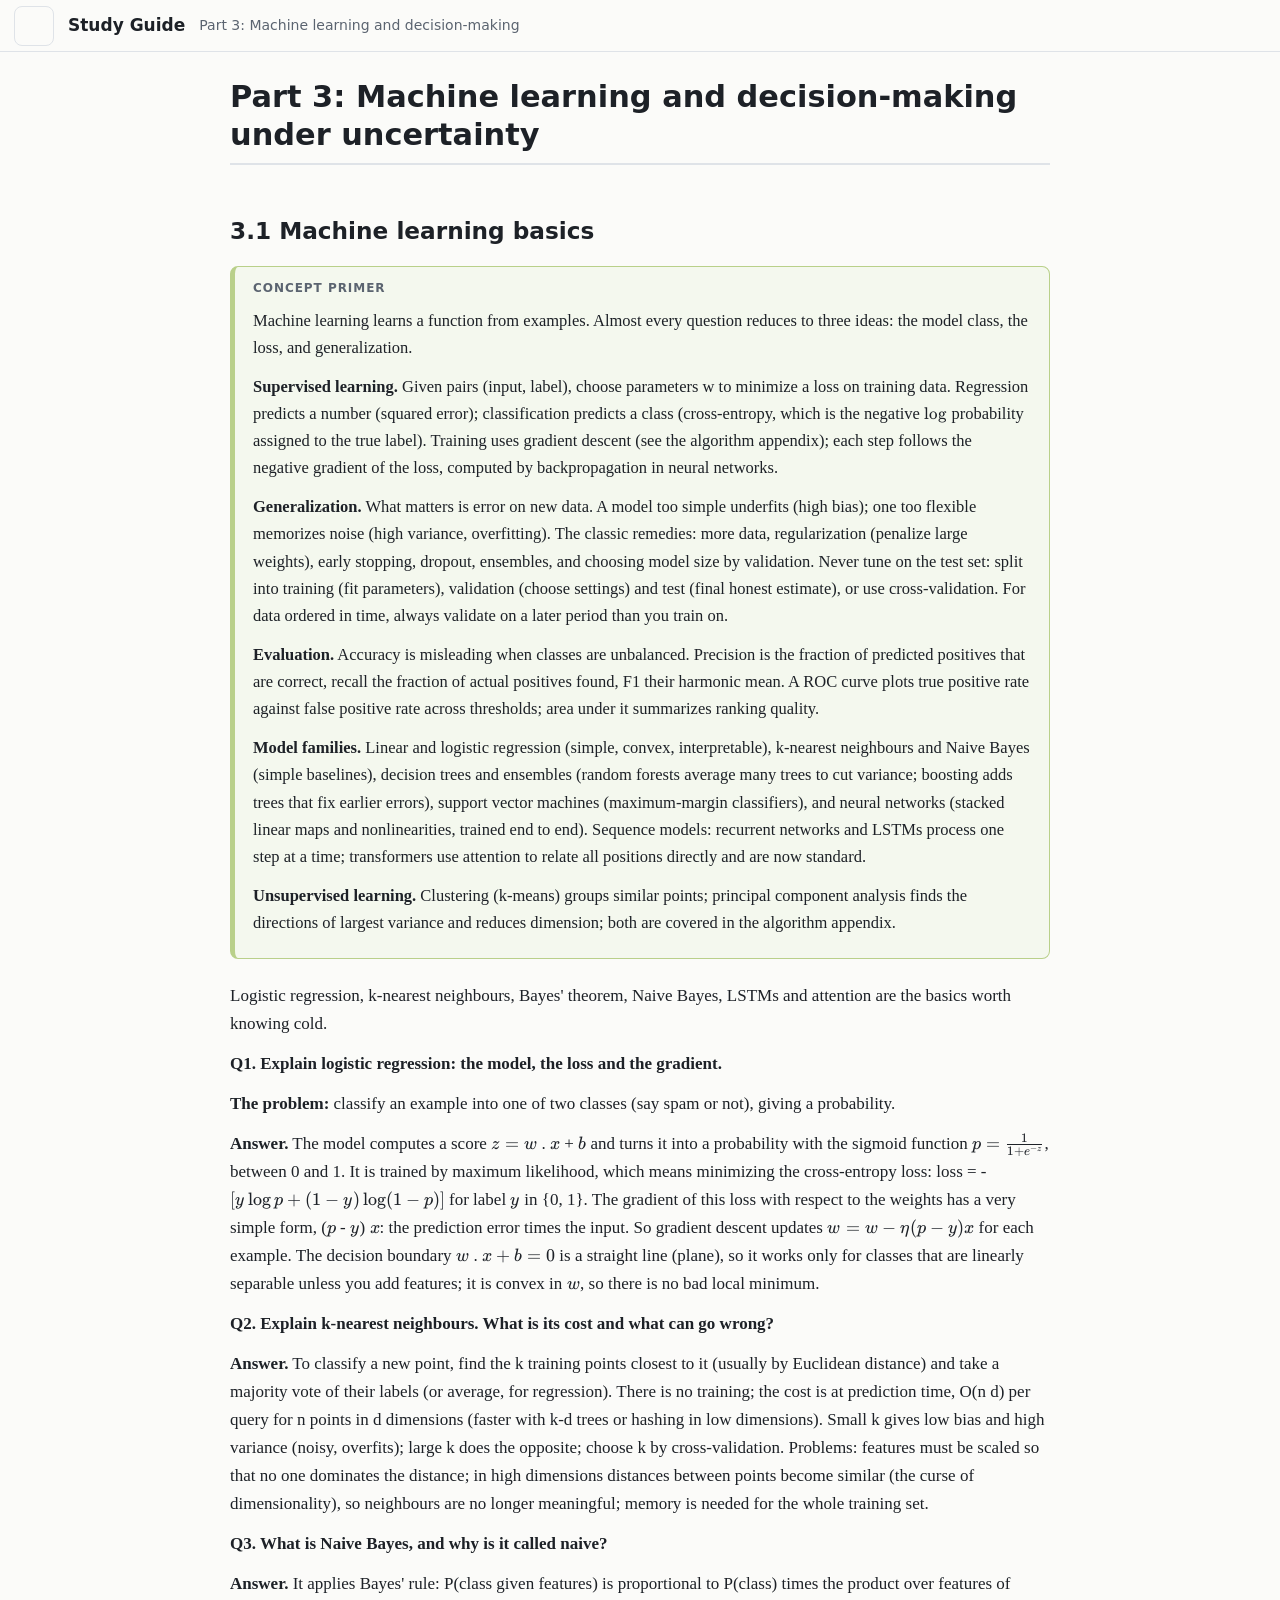
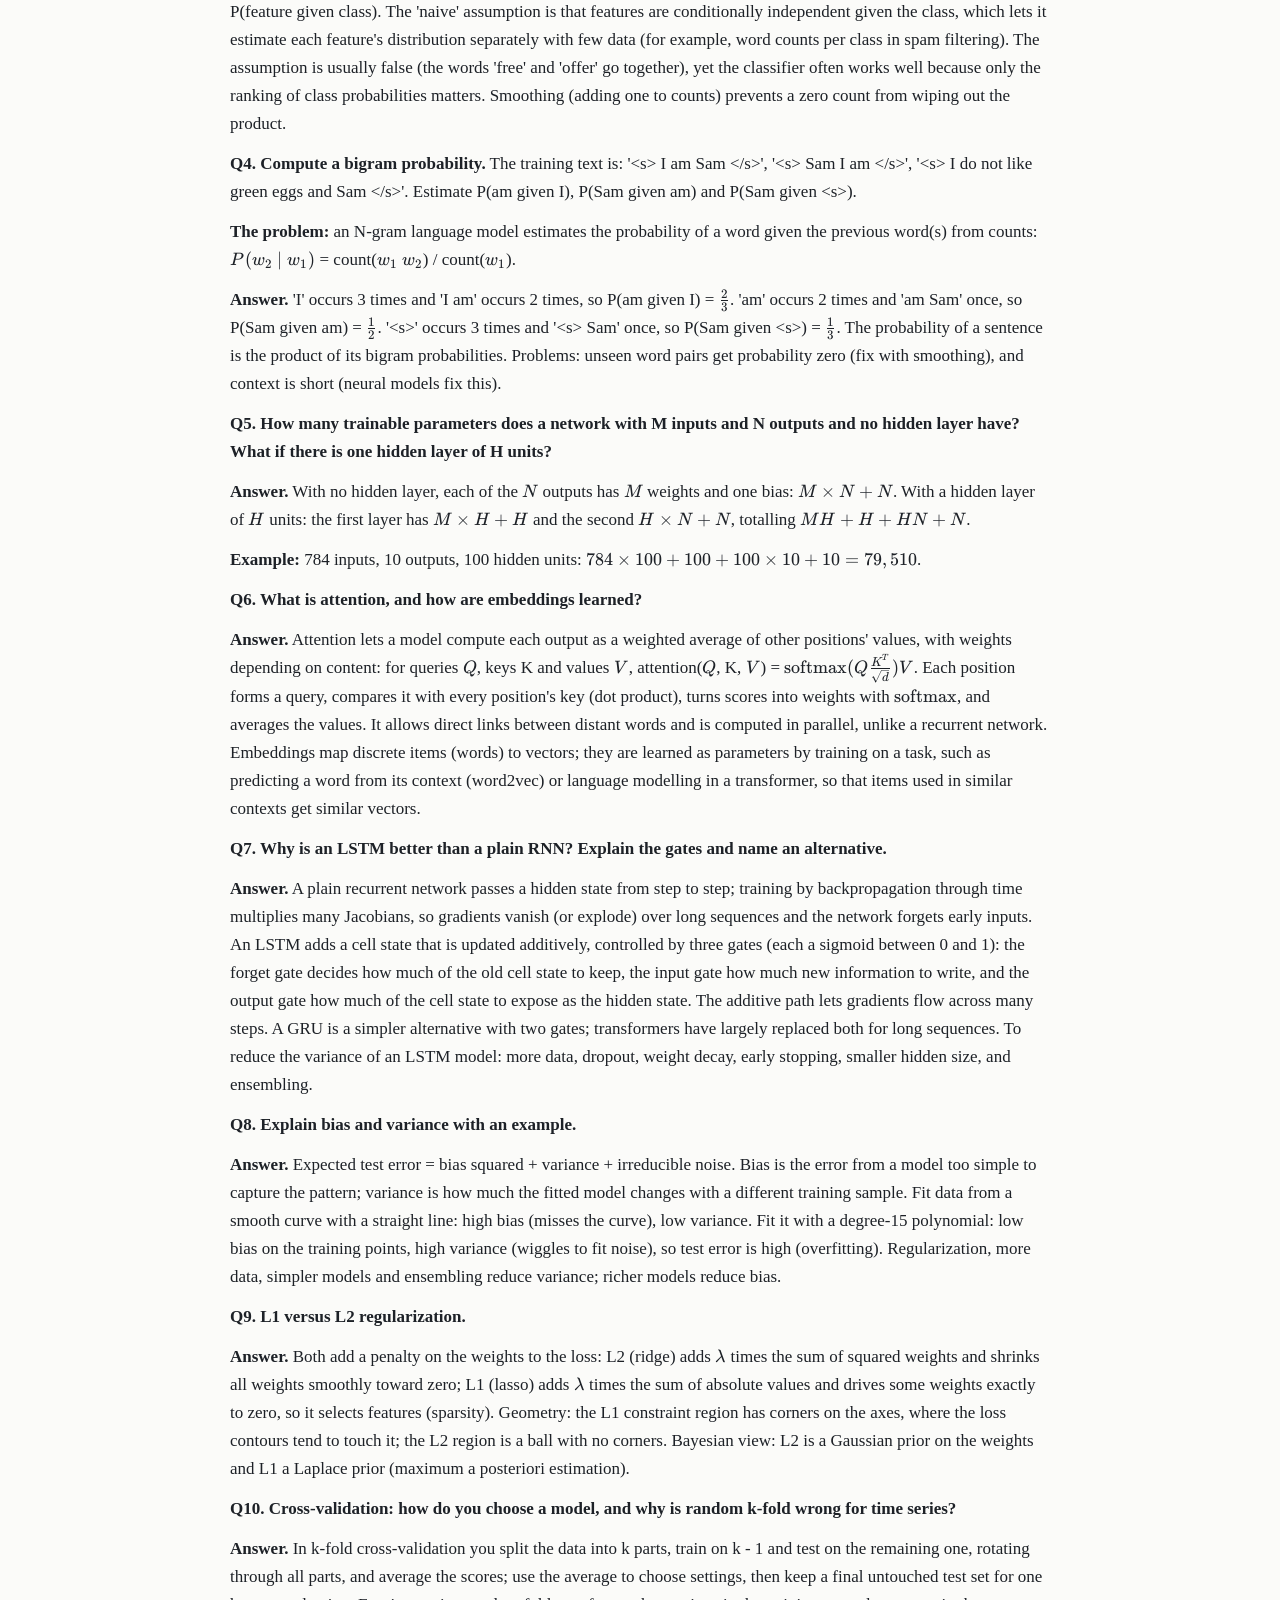
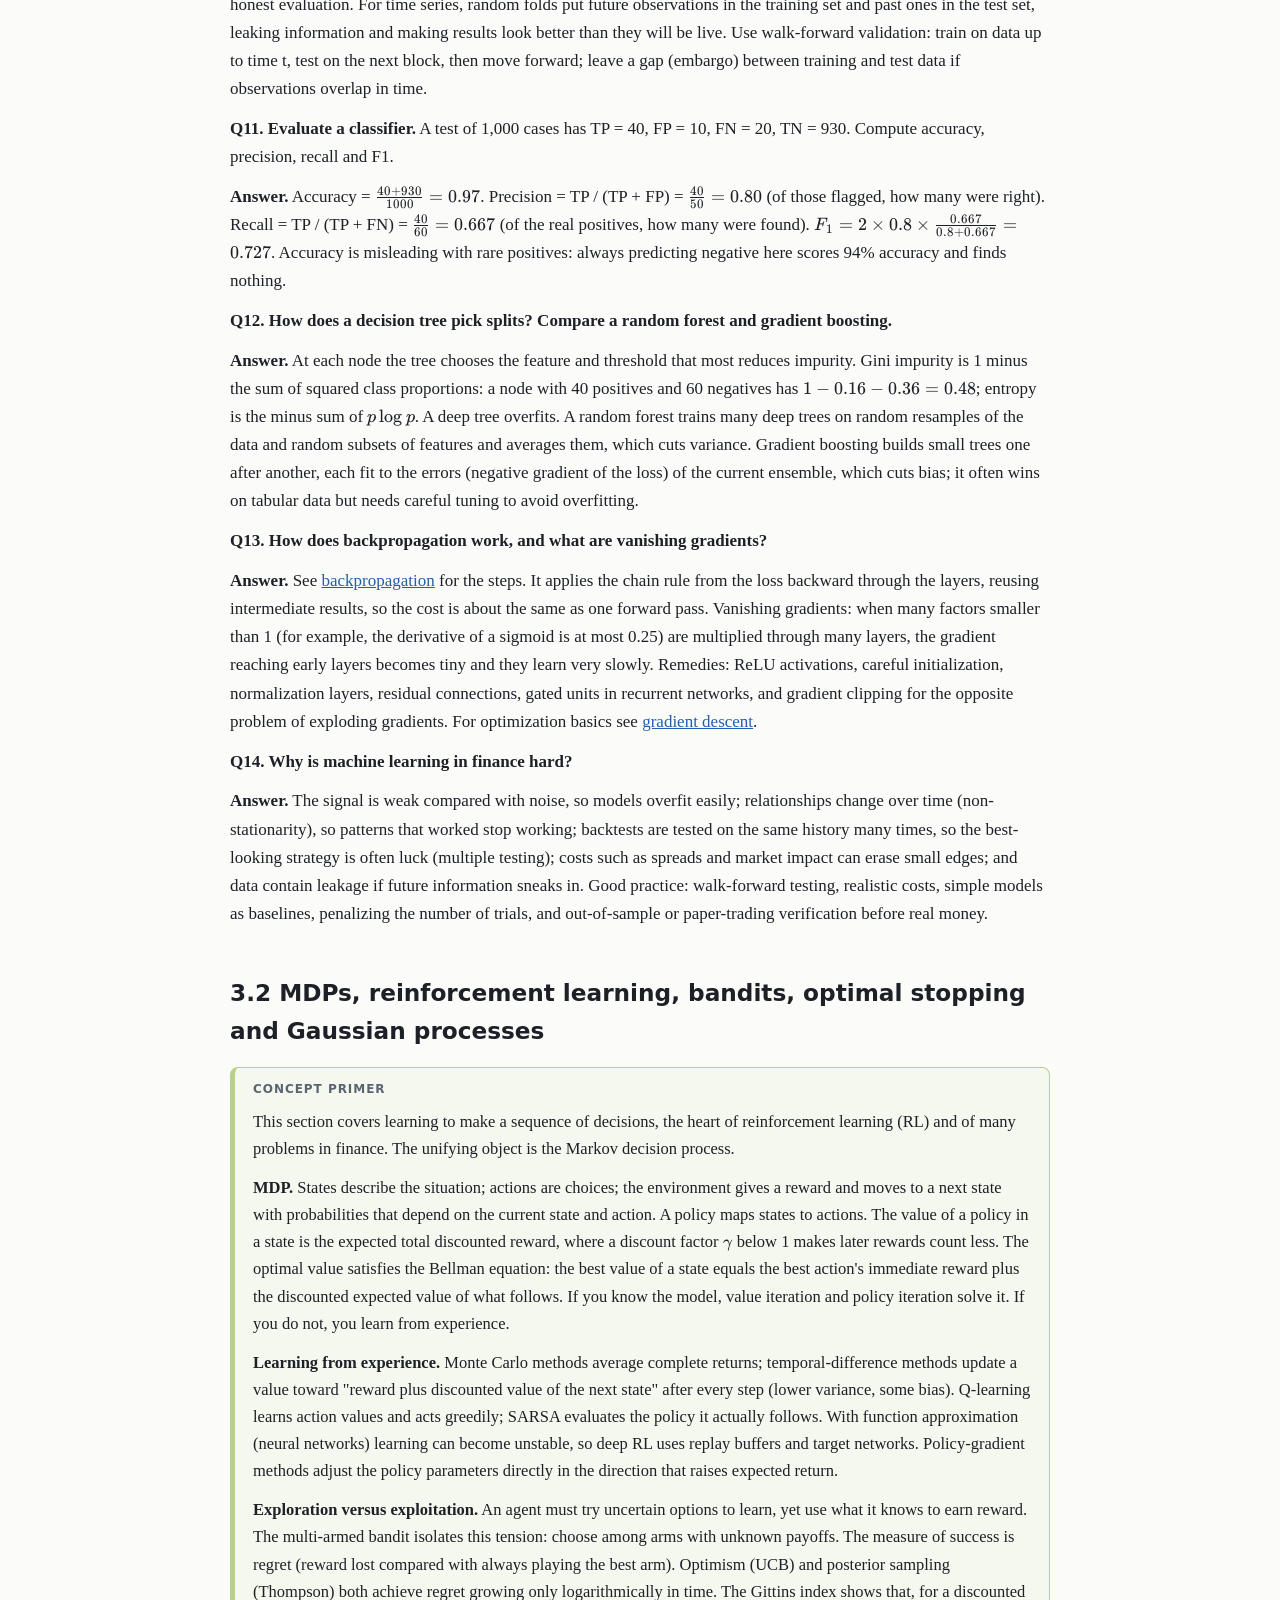
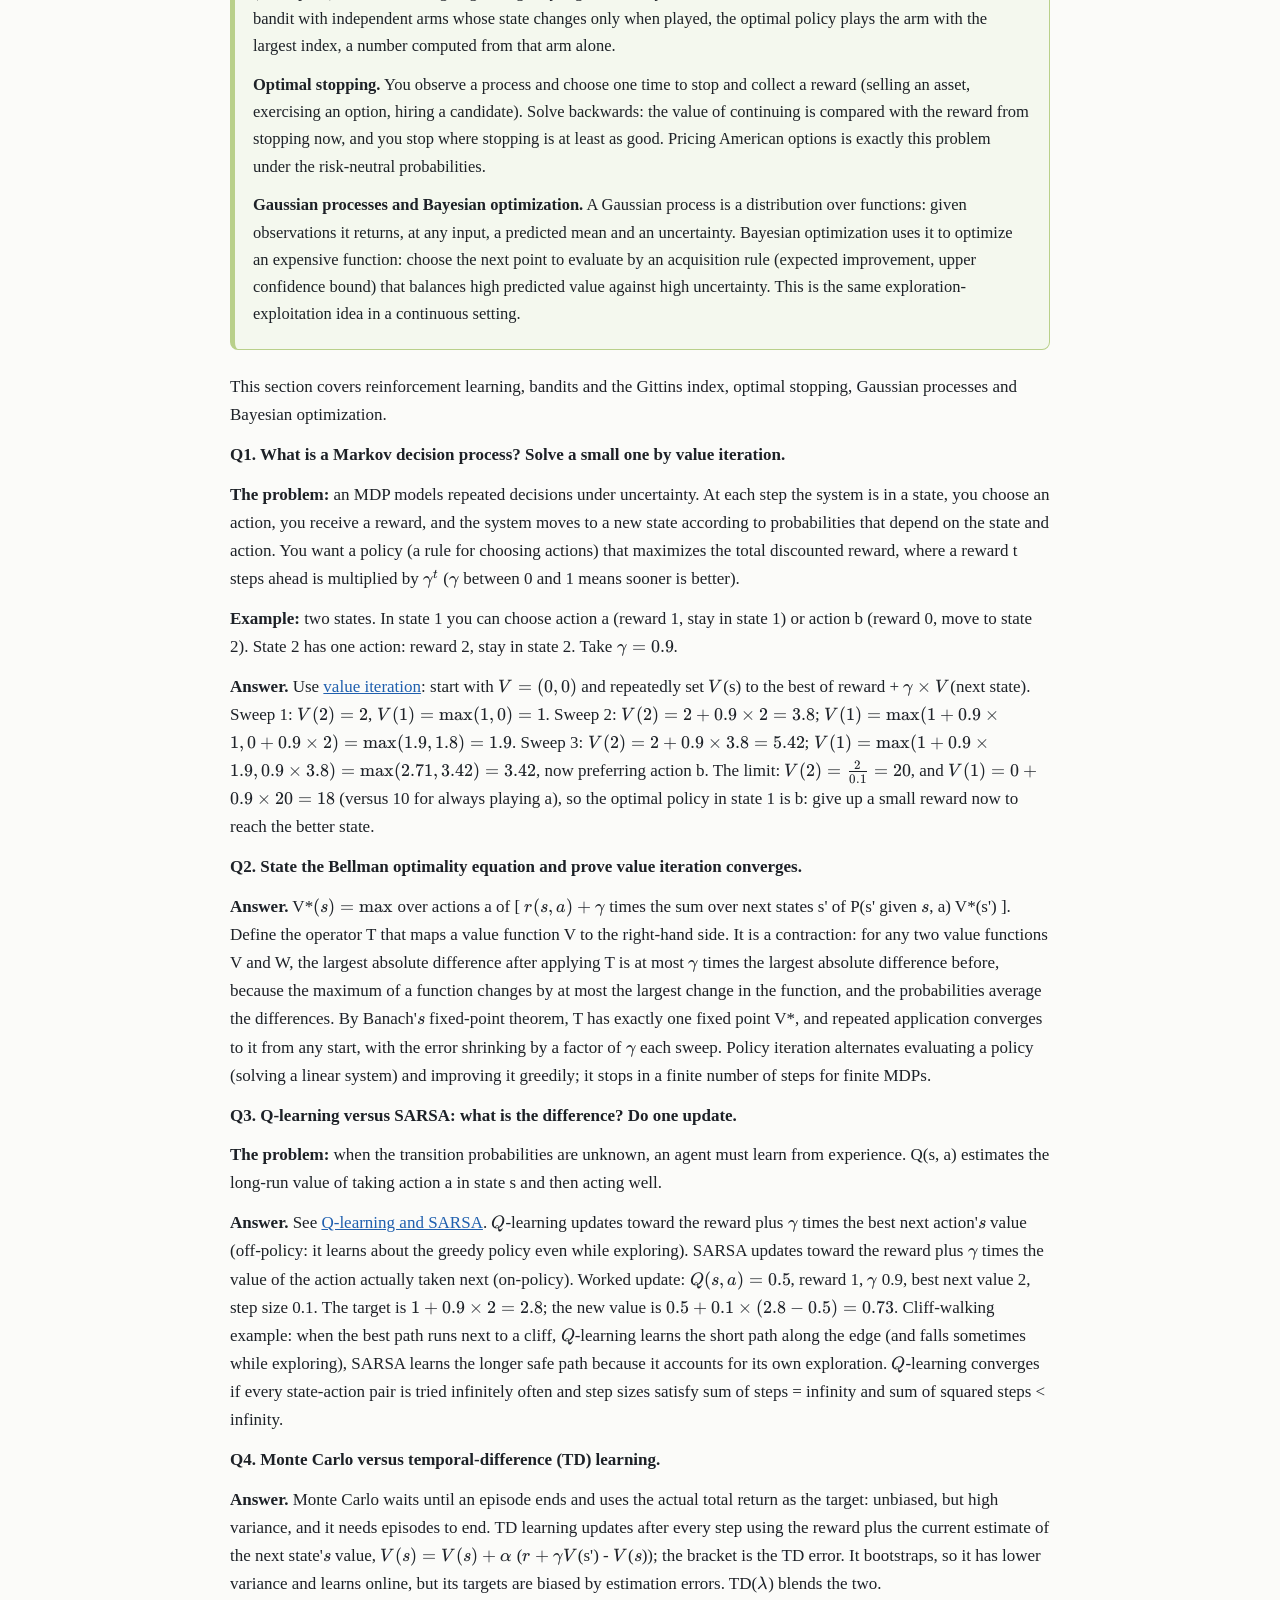
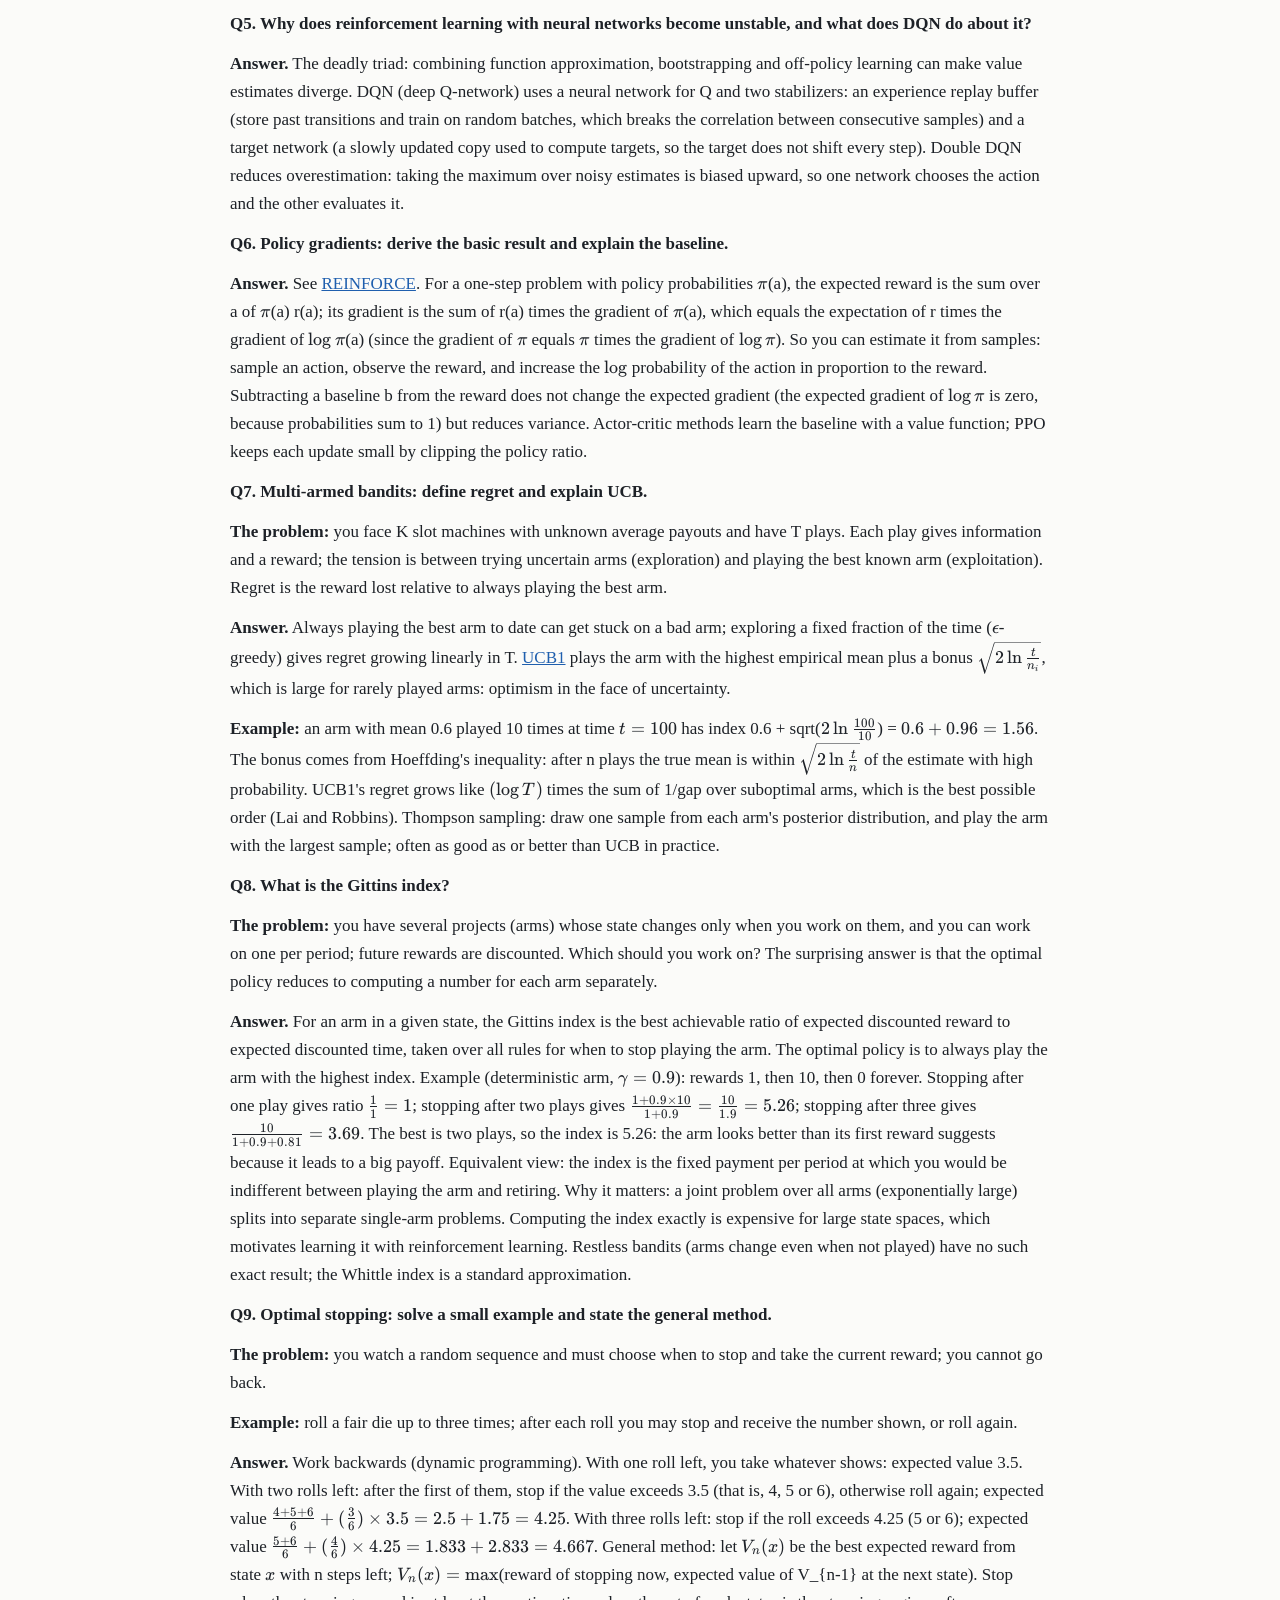
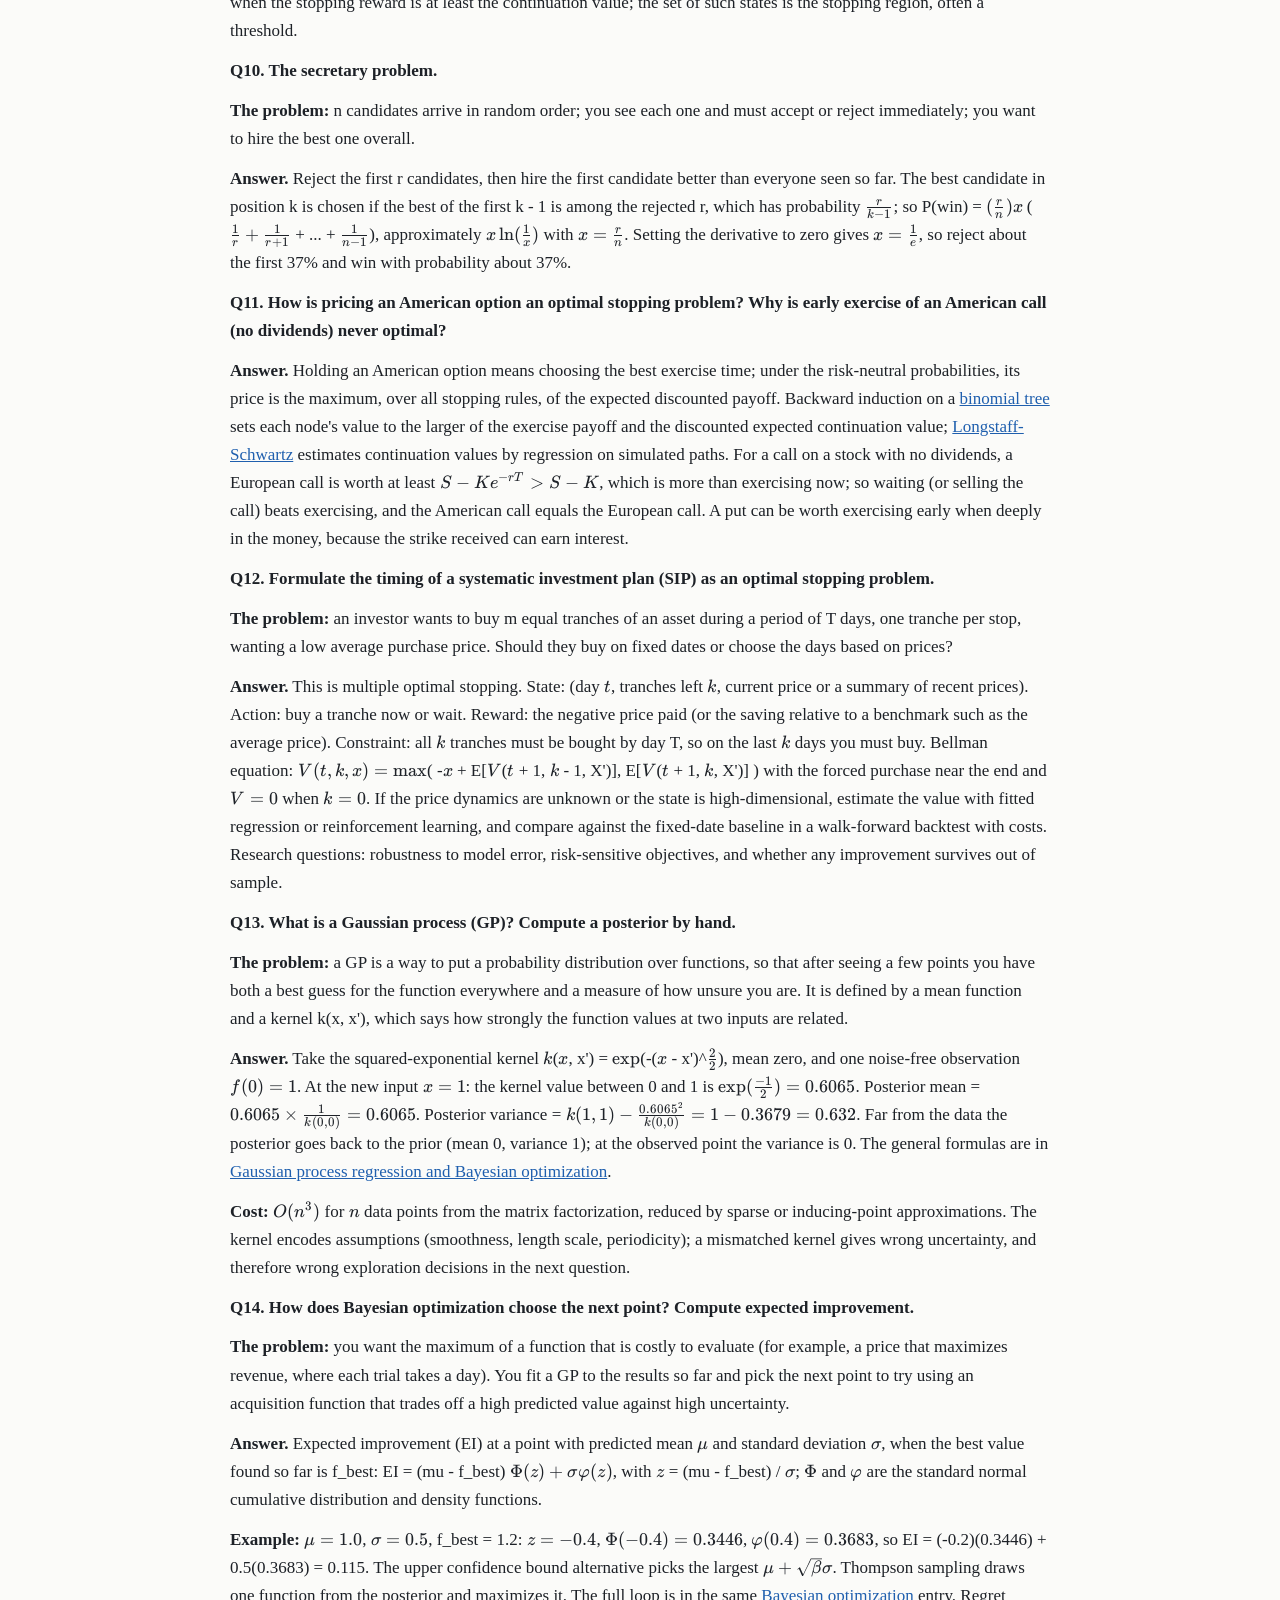
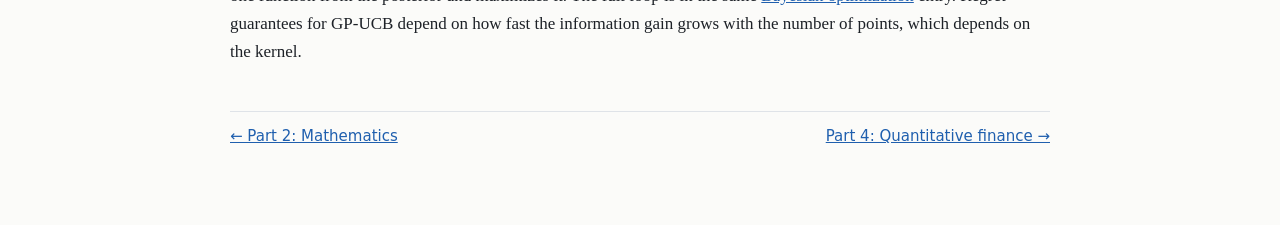
<file: part3-ml-and-decisions.html>
<!doctype html><html lang="en"><head><meta charset="utf-8"><meta name="viewport" content="width=device-width, initial-scale=1"><title>Part 3: Machine learning and decision-making | Computer Science and Quantitative Methods Study Guide</title><link rel="stylesheet" href="assets/katex/katex.min.css"><link rel="stylesheet" href="assets/style.css"></head><body>
<header class="top"><button id="burger" aria-label="Open contents" aria-expanded="false"><span></span><span></span><span></span></button><a class="brand" href="index.html">Study Guide</a><span class="pg">Part 3: Machine learning and decision-making</span></header>
<div id="scrim"></div>
<nav id="nav" aria-label="Contents"><div class="nav-title">Contents</div><details><summary><a href="index.html">Start here: overview and study plan</a></summary><ul><li class="l2"><a href="index.html#overview-and-how-to-use-this-guide">Overview and how to use this guide</a></li><li class="l2"><a href="index.html#20-day-study-plan">20-day study plan</a></li></ul></details><details><summary><a href="part1-computer-science.html">Part 1: Computer science</a></summary><ul><li class="l2"><a href="part1-computer-science.html#1-1-algorithms-and-data-structures">1.1 Algorithms and data structures</a></li><li class="l2"><a href="part1-computer-science.html#1-2-operating-systems">1.2 Operating systems</a></li><li class="l2"><a href="part1-computer-science.html#1-3-computer-architecture">1.3 Computer architecture</a></li><li class="l2"><a href="part1-computer-science.html#1-4-computer-networks">1.4 Computer networks</a></li><li class="l2"><a href="part1-computer-science.html#1-5-databases">1.5 Databases</a></li><li class="l2"><a href="part1-computer-science.html#1-6-discrete-mathematics-and-theory-of-computation">1.6 Discrete mathematics and theory of computation</a></li><li class="l2"><a href="part1-computer-science.html#1-7-programming-c-python-and-linux">1.7 Programming, C++, Python and Linux</a></li></ul></details><details><summary><a href="part2-mathematics.html">Part 2: Mathematics</a></summary><ul><li class="l2"><a href="part2-mathematics.html#2-1-probability-and-statistics">2.1 Probability and statistics</a></li><li class="l2"><a href="part2-mathematics.html#2-2-stochastic-processes-and-queueing">2.2 Stochastic processes and queueing</a></li><li class="l2"><a href="part2-mathematics.html#2-3-linear-algebra-calculus-optimization-and-game-theory">2.3 Linear algebra, calculus, optimization and game theory</a></li></ul></details><details open><summary><a href="part3-ml-and-decisions.html">Part 3: Machine learning and decision-making</a></summary><ul><li class="l2"><a href="part3-ml-and-decisions.html#3-1-machine-learning-basics">3.1 Machine learning basics</a></li><li class="l2"><a href="part3-ml-and-decisions.html#3-2-mdps-reinforcement-learning-bandits-optimal-stopping-and-gaussian-processes">3.2 MDPs, reinforcement learning, bandits, optimal stopping and Gaussian processes</a></li></ul></details><details><summary><a href="part4-quantitative-finance.html">Part 4: Quantitative finance</a></summary><ul><li class="l2"><a href="part4-quantitative-finance.html#4-1-pricing-derivatives">4.1 Pricing derivatives</a></li><li class="l2"><a href="part4-quantitative-finance.html#4-2-portfolios-and-risk">4.2 Portfolios and risk</a></li><li class="l2"><a href="part4-quantitative-finance.html#4-3-trading-execution-and-pricing-decisions">4.3 Trading, execution and pricing decisions</a></li><li class="l2"><a href="part4-quantitative-finance.html#4-4-quantitative-modelling-and-evaluation">4.4 Quantitative modelling and evaluation</a></li></ul></details><details><summary><a href="part5-software-and-parallel.html">Part 5: Software engineering and parallel computing</a></summary><ul></ul></details><details><summary><a href="appendix-a1-core-algorithms.html">Appendix A1: Core algorithms</a></summary><ul><li class="l2"><a href="appendix-a1-core-algorithms.html#appendix-a1-data-structure-and-core-algorithms-high-level-steps">Appendix A1: Data-structure and core algorithms (high-level steps)</a></li><li class="l3"><a href="appendix-a1-core-algorithms.html#binary-search">Binary search</a></li><li class="l3"><a href="appendix-a1-core-algorithms.html#merge-sort">Merge sort</a></li><li class="l3"><a href="appendix-a1-core-algorithms.html#quicksort-and-randomized-quicksort">Quicksort and randomized quicksort</a></li><li class="l3"><a href="appendix-a1-core-algorithms.html#heap-heapsort-and-build-heap">Heap, heapsort and build-heap</a></li><li class="l3"><a href="appendix-a1-core-algorithms.html#counting-sort-and-radix-sort">Counting sort and radix sort</a></li><li class="l3"><a href="appendix-a1-core-algorithms.html#quickselect-and-median-of-medians">Quickselect and median of medians</a></li><li class="l3"><a href="appendix-a1-core-algorithms.html#breadth-first-search-bfs">Breadth-first search (BFS)</a></li><li class="l3"><a href="appendix-a1-core-algorithms.html#depth-first-search-dfs">Depth-first search (DFS)</a></li><li class="l3"><a href="appendix-a1-core-algorithms.html#topological-sort">Topological sort</a></li><li class="l3"><a href="appendix-a1-core-algorithms.html#strongly-connected-components-kosaraju">Strongly connected components (Kosaraju)</a></li><li class="l3"><a href="appendix-a1-core-algorithms.html#dijkstra-s-shortest-paths">Dijkstra's shortest paths</a></li><li class="l3"><a href="appendix-a1-core-algorithms.html#bellman-ford">Bellman-Ford</a></li><li class="l3"><a href="appendix-a1-core-algorithms.html#floyd-warshall">Floyd-Warshall</a></li><li class="l3"><a href="appendix-a1-core-algorithms.html#minimum-spanning-tree-kruskal-and-prim">Minimum spanning tree: Kruskal and Prim</a></li><li class="l3"><a href="appendix-a1-core-algorithms.html#union-find-disjoint-sets">Union-find (disjoint sets)</a></li><li class="l3"><a href="appendix-a1-core-algorithms.html#max-flow-ford-fulkerson-and-edmonds-karp">Max-flow: Ford-Fulkerson and Edmonds-Karp</a></li><li class="l3"><a href="appendix-a1-core-algorithms.html#dynamic-programming-the-recipe">Dynamic programming: the recipe</a></li><li class="l3"><a href="appendix-a1-core-algorithms.html#greedy-algorithms-interval-scheduling-and-huffman-coding">Greedy algorithms: interval scheduling and Huffman coding</a></li><li class="l3"><a href="appendix-a1-core-algorithms.html#string-matching-kmp-and-rabin-karp">String matching: KMP and Rabin-Karp</a></li><li class="l3"><a href="appendix-a1-core-algorithms.html#floyd-s-cycle-detection-and-linked-list-tricks">Floyd's cycle detection and linked-list tricks</a></li><li class="l3"><a href="appendix-a1-core-algorithms.html#lru-cache-design-o-1-get-and-put">LRU cache design (O(1) get and put)</a></li><li class="l3"><a href="appendix-a1-core-algorithms.html#miller-rabin-primality-test">Miller-Rabin primality test</a></li></ul></details><details><summary><a href="appendix-a2-systems-algorithms.html">Appendix A2: OS, network, database algorithms</a></summary><ul><li class="l2"><a href="appendix-a2-systems-algorithms.html#appendix-a2-operating-system-network-and-database-algorithms">Appendix A2: Operating-system, network and database algorithms</a></li><li class="l3"><a href="appendix-a2-systems-algorithms.html#cpu-scheduling-algorithms">CPU scheduling algorithms</a></li><li class="l3"><a href="appendix-a2-systems-algorithms.html#page-replacement-algorithms">Page-replacement algorithms</a></li><li class="l3"><a href="appendix-a2-systems-algorithms.html#banker-s-algorithm-deadlock-avoidance">Banker's algorithm (deadlock avoidance)</a></li><li class="l3"><a href="appendix-a2-systems-algorithms.html#mutual-exclusion-and-classic-synchronization-solutions">Mutual exclusion and classic synchronization solutions</a></li><li class="l3"><a href="appendix-a2-systems-algorithms.html#disk-scheduling-scan">Disk scheduling: SCAN</a></li><li class="l3"><a href="appendix-a2-systems-algorithms.html#routing-link-state-and-distance-vector">Routing: link-state and distance-vector</a></li><li class="l3"><a href="appendix-a2-systems-algorithms.html#tcp-congestion-control">TCP congestion control</a></li><li class="l3"><a href="appendix-a2-systems-algorithms.html#ethernet-csma-cd-and-exponential-backoff">Ethernet CSMA/CD and exponential backoff</a></li><li class="l3"><a href="appendix-a2-systems-algorithms.html#two-phase-locking-and-the-serializability-test">Two-phase locking and the serializability test</a></li><li class="l3"><a href="appendix-a2-systems-algorithms.html#b-tree-search-and-insert">B+ tree search and insert</a></li><li class="l3"><a href="appendix-a2-systems-algorithms.html#attribute-closure-and-bcnf-decomposition">Attribute closure and BCNF decomposition</a></li></ul></details><details><summary><a href="appendix-a3-probability-ml-finance.html">Appendix A3: Probability, learning, finance algorithms</a></summary><ul><li class="l2"><a href="appendix-a3-probability-ml-finance.html#appendix-a3-probabilistic-learning-and-finance-algorithms">Appendix A3: Probabilistic, learning and finance algorithms</a></li><li class="l3"><a href="appendix-a3-probability-ml-finance.html#solving-a-markov-chain-stationary-distribution-and-absorption">Solving a Markov chain: stationary distribution and absorption</a></li><li class="l3"><a href="appendix-a3-probability-ml-finance.html#simulating-a-continuous-time-markov-chain-gillespie-method">Simulating a continuous-time Markov chain (Gillespie method)</a></li><li class="l3"><a href="appendix-a3-probability-ml-finance.html#value-iteration-and-policy-iteration-solving-an-mdp">Value iteration and policy iteration (solving an MDP)</a></li><li class="l3"><a href="appendix-a3-probability-ml-finance.html#q-learning-and-sarsa">Q-learning and SARSA</a></li><li class="l3"><a href="appendix-a3-probability-ml-finance.html#policy-gradient-reinforce">Policy gradient (REINFORCE)</a></li><li class="l3"><a href="appendix-a3-probability-ml-finance.html#ucb1-and-thompson-sampling-bandits">UCB1 and Thompson sampling (bandits)</a></li><li class="l3"><a href="appendix-a3-probability-ml-finance.html#gaussian-process-regression-and-bayesian-optimization">Gaussian process regression and Bayesian optimization</a></li><li class="l3"><a href="appendix-a3-probability-ml-finance.html#gradient-descent-and-stochastic-gradient-descent">Gradient descent and stochastic gradient descent</a></li><li class="l3"><a href="appendix-a3-probability-ml-finance.html#backpropagation">Backpropagation</a></li><li class="l3"><a href="appendix-a3-probability-ml-finance.html#k-means-clustering-and-pca">k-means clustering and PCA</a></li><li class="l3"><a href="appendix-a3-probability-ml-finance.html#monte-carlo-option-pricing">Monte Carlo option pricing</a></li><li class="l3"><a href="appendix-a3-probability-ml-finance.html#binomial-tree-pricing-european-and-american">Binomial-tree pricing, European and American</a></li><li class="l3"><a href="appendix-a3-probability-ml-finance.html#longstaff-schwartz-american-options-by-simulation">Longstaff-Schwartz (American options by simulation)</a></li></ul></details></nav>
<main><h1 id="part-3-machine-learning-and-decision-making-under-uncertainty">Part 3: Machine learning and decision-making under uncertainty</h1>
<h2 id="3-1-machine-learning-basics">3.1 Machine learning basics</h2>
<div class="primer"><div class="primer-title">Concept primer</div><p>Machine learning learns a function from examples. Almost every question reduces to three ideas: the model class, the loss, and generalization.</p>
<p><strong>Supervised learning.</strong> Given pairs (input, label), choose parameters w to minimize a loss on training data. Regression predicts a number (squared error); classification predicts a class (cross-entropy, which is the negative <span class="katex"><span class="katex-mathml"><math xmlns="http://www.w3.org/1998/Math/MathML"><semantics><mrow><mi>log</mi><mo>⁡</mo></mrow><annotation encoding="application/x-tex">\log </annotation></semantics></math></span><span class="katex-html" aria-hidden="true"><span class="katex-base"><span class="katex-strut" style="height:0.8889em;vertical-align:-0.1944em;"></span><span class="mop">lo<span style="margin-right:0.0139em;">g</span></span></span></span></span> probability assigned to the true label). Training uses gradient descent (see the algorithm appendix); each step follows the negative gradient of the loss, computed by backpropagation in neural networks.</p>
<p><strong>Generalization.</strong> What matters is error on new data. A model too simple underfits (high bias); one too flexible memorizes noise (high variance, overfitting). The classic remedies: more data, regularization (penalize large weights), early stopping, dropout, ensembles, and choosing model size by validation. Never tune on the test set: split into training (fit parameters), validation (choose settings) and test (final honest estimate), or use cross-validation. For data ordered in time, always validate on a later period than you train on.</p>
<p><strong>Evaluation.</strong> Accuracy is misleading when classes are unbalanced. Precision is the fraction of predicted positives that are correct, recall the fraction of actual positives found, F1 their harmonic mean. A ROC curve plots true positive rate against false positive rate across thresholds; area under it summarizes ranking quality.</p>
<p><strong>Model families.</strong> Linear and logistic regression (simple, convex, interpretable), k-nearest neighbours and Naive Bayes (simple baselines), decision trees and ensembles (random forests average many trees to cut variance; boosting adds trees that fix earlier errors), support vector machines (maximum-margin classifiers), and neural networks (stacked linear maps and nonlinearities, trained end to end). Sequence models: recurrent networks and LSTMs process one step at a time; transformers use attention to relate all positions directly and are now standard.</p>
<p><strong>Unsupervised learning.</strong> Clustering (k-means) groups similar points; principal component analysis finds the directions of largest variance and reduces dimension; both are covered in the algorithm appendix.</p>
</div><p>Logistic regression, k-nearest neighbours, Bayes&#39; theorem, Naive Bayes, LSTMs and attention are the basics worth knowing cold.</p>
<p><strong>Q1. Explain logistic regression: the model, the loss and the gradient.</strong></p>
<p><strong>The problem:</strong> classify an example into one of two classes (say spam or not), giving a probability.</p>
<p><strong>Answer.</strong> The model computes a score <span class="katex"><span class="katex-mathml"><math xmlns="http://www.w3.org/1998/Math/MathML"><semantics><mrow><mi>z</mi><mo>=</mo><mi>w</mi></mrow><annotation encoding="application/x-tex">z = w</annotation></semantics></math></span><span class="katex-html" aria-hidden="true"><span class="katex-base"><span class="katex-strut" style="height:0.4306em;"></span><span class="mord mathnormal" style="margin-right:0.044em;">z</span><span class="mspace" style="margin-right:0.2778em;"></span><span class="mrel">=</span><span class="mspace" style="margin-right:0.2778em;"></span></span><span class="katex-base"><span class="katex-strut" style="height:0.4306em;"></span><span class="mord mathnormal" style="margin-right:0.0269em;">w</span></span></span></span> . <span class="katex"><span class="katex-mathml"><math xmlns="http://www.w3.org/1998/Math/MathML"><semantics><mrow><mi>x</mi></mrow><annotation encoding="application/x-tex">x</annotation></semantics></math></span><span class="katex-html" aria-hidden="true"><span class="katex-base"><span class="katex-strut" style="height:0.4306em;"></span><span class="mord mathnormal">x</span></span></span></span> + <span class="katex"><span class="katex-mathml"><math xmlns="http://www.w3.org/1998/Math/MathML"><semantics><mrow><mi>b</mi></mrow><annotation encoding="application/x-tex">b</annotation></semantics></math></span><span class="katex-html" aria-hidden="true"><span class="katex-base"><span class="katex-strut" style="height:0.6944em;"></span><span class="mord mathnormal">b</span></span></span></span> and turns it into a probability with the sigmoid function <span class="katex"><span class="katex-mathml"><math xmlns="http://www.w3.org/1998/Math/MathML"><semantics><mrow><mi>p</mi><mo>=</mo><mfrac><mn>1</mn><mrow><mn>1</mn><mo>+</mo><msup><mi>e</mi><mrow><mo>−</mo><mi>z</mi></mrow></msup></mrow></mfrac></mrow><annotation encoding="application/x-tex">p = \frac{1}{1 + e^{-z}}</annotation></semantics></math></span><span class="katex-html" aria-hidden="true"><span class="katex-base"><span class="katex-strut" style="height:0.625em;vertical-align:-0.1944em;"></span><span class="mord mathnormal">p</span><span class="mspace" style="margin-right:0.2778em;"></span><span class="mrel">=</span><span class="mspace" style="margin-right:0.2778em;"></span></span><span class="katex-base"><span class="katex-strut" style="height:1.2484em;vertical-align:-0.4033em;"></span><span class="mord"><span class="mopen nulldelimiter"></span><span class="mfrac"><span class="vlist-t vlist-t2"><span class="vlist-r"><span class="vlist" style="height:0.8451em;"><span style="top:-2.655em;"><span class="pstrut" style="height:3em;"></span><span class="katex-sizing reset-size6 size3 mtight"><span class="mord mtight"><span class="mord mtight">1</span><span class="mbin mtight">+</span><span class="mord mtight"><span class="mord mathnormal mtight">e</span><span class="msupsub"><span class="vlist-t"><span class="vlist-r"><span class="vlist" style="height:0.7027em;"><span style="top:-2.786em;margin-right:0.0714em;"><span class="pstrut" style="height:2.5em;"></span><span class="katex-sizing reset-size3 size1 mtight"><span class="mord mtight"><span class="mord mtight">−</span><span class="mord mathnormal mtight" style="margin-right:0.044em;">z</span></span></span></span></span></span></span></span></span></span></span></span><span style="top:-3.23em;"><span class="pstrut" style="height:3em;"></span><span class="frac-line" style="border-bottom-width:0.04em;"></span></span><span style="top:-3.394em;"><span class="pstrut" style="height:3em;"></span><span class="katex-sizing reset-size6 size3 mtight"><span class="mord mtight"><span class="mord mtight">1</span></span></span></span></span><span class="vlist-s">​</span></span><span class="vlist-r"><span class="vlist" style="height:0.4033em;"><span></span></span></span></span></span><span class="mclose nulldelimiter"></span></span></span></span></span>, between 0 and 1. It is trained by maximum likelihood, which means minimizing the cross-entropy loss: loss = -<span class="katex"><span class="katex-mathml"><math xmlns="http://www.w3.org/1998/Math/MathML"><semantics><mrow><mo stretchy="false">[</mo><mi>y</mi><mi>log</mi><mo>⁡</mo><mi>p</mi><mo>+</mo><mo stretchy="false">(</mo><mn>1</mn><mo>−</mo><mi>y</mi><mo stretchy="false">)</mo><mi>log</mi><mo>⁡</mo><mo stretchy="false">(</mo><mn>1</mn><mo>−</mo><mi>p</mi><mo stretchy="false">)</mo><mo stretchy="false">]</mo></mrow><annotation encoding="application/x-tex">[y \log  p + (1 - y) \log (1 - p)]</annotation></semantics></math></span><span class="katex-html" aria-hidden="true"><span class="katex-base"><span class="katex-strut" style="height:1em;vertical-align:-0.25em;"></span><span class="mopen">[</span><span class="mord mathnormal" style="margin-right:0.0359em;">y</span><span class="mspace" style="margin-right:0.1667em;"></span><span class="mop">lo<span style="margin-right:0.0139em;">g</span></span><span class="mspace" style="margin-right:0.1667em;"></span><span class="mord mathnormal">p</span><span class="mspace" style="margin-right:0.2222em;"></span><span class="mbin">+</span><span class="mspace" style="margin-right:0.2222em;"></span></span><span class="katex-base"><span class="katex-strut" style="height:1em;vertical-align:-0.25em;"></span><span class="mopen">(</span><span class="mord">1</span><span class="mspace" style="margin-right:0.2222em;"></span><span class="mbin">−</span><span class="mspace" style="margin-right:0.2222em;"></span></span><span class="katex-base"><span class="katex-strut" style="height:1em;vertical-align:-0.25em;"></span><span class="mord mathnormal" style="margin-right:0.0359em;">y</span><span class="mclose">)</span><span class="mspace" style="margin-right:0.1667em;"></span><span class="mop">lo<span style="margin-right:0.0139em;">g</span></span><span class="mopen">(</span><span class="mord">1</span><span class="mspace" style="margin-right:0.2222em;"></span><span class="mbin">−</span><span class="mspace" style="margin-right:0.2222em;"></span></span><span class="katex-base"><span class="katex-strut" style="height:1em;vertical-align:-0.25em;"></span><span class="mord mathnormal">p</span><span class="mclose">)]</span></span></span></span> for label <span class="katex"><span class="katex-mathml"><math xmlns="http://www.w3.org/1998/Math/MathML"><semantics><mrow><mi>y</mi></mrow><annotation encoding="application/x-tex">y</annotation></semantics></math></span><span class="katex-html" aria-hidden="true"><span class="katex-base"><span class="katex-strut" style="height:0.625em;vertical-align:-0.1944em;"></span><span class="mord mathnormal" style="margin-right:0.0359em;">y</span></span></span></span> in {0, 1}. The gradient of this loss with respect to the weights has a very simple form, (<span class="katex"><span class="katex-mathml"><math xmlns="http://www.w3.org/1998/Math/MathML"><semantics><mrow><mi>p</mi></mrow><annotation encoding="application/x-tex">p</annotation></semantics></math></span><span class="katex-html" aria-hidden="true"><span class="katex-base"><span class="katex-strut" style="height:0.625em;vertical-align:-0.1944em;"></span><span class="mord mathnormal">p</span></span></span></span> - <span class="katex"><span class="katex-mathml"><math xmlns="http://www.w3.org/1998/Math/MathML"><semantics><mrow><mi>y</mi></mrow><annotation encoding="application/x-tex">y</annotation></semantics></math></span><span class="katex-html" aria-hidden="true"><span class="katex-base"><span class="katex-strut" style="height:0.625em;vertical-align:-0.1944em;"></span><span class="mord mathnormal" style="margin-right:0.0359em;">y</span></span></span></span>) <span class="katex"><span class="katex-mathml"><math xmlns="http://www.w3.org/1998/Math/MathML"><semantics><mrow><mi>x</mi></mrow><annotation encoding="application/x-tex">x</annotation></semantics></math></span><span class="katex-html" aria-hidden="true"><span class="katex-base"><span class="katex-strut" style="height:0.4306em;"></span><span class="mord mathnormal">x</span></span></span></span>: the prediction error times the input. So gradient descent updates <span class="katex"><span class="katex-mathml"><math xmlns="http://www.w3.org/1998/Math/MathML"><semantics><mrow><mi>w</mi><mo>=</mo><mi>w</mi><mo>−</mo><mi>η</mi><mo stretchy="false">(</mo><mi>p</mi><mo>−</mo><mi>y</mi><mo stretchy="false">)</mo><mi>x</mi></mrow><annotation encoding="application/x-tex">w = w - \eta  (p - y) x</annotation></semantics></math></span><span class="katex-html" aria-hidden="true"><span class="katex-base"><span class="katex-strut" style="height:0.4306em;"></span><span class="mord mathnormal" style="margin-right:0.0269em;">w</span><span class="mspace" style="margin-right:0.2778em;"></span><span class="mrel">=</span><span class="mspace" style="margin-right:0.2778em;"></span></span><span class="katex-base"><span class="katex-strut" style="height:0.6667em;vertical-align:-0.0833em;"></span><span class="mord mathnormal" style="margin-right:0.0269em;">w</span><span class="mspace" style="margin-right:0.2222em;"></span><span class="mbin">−</span><span class="mspace" style="margin-right:0.2222em;"></span></span><span class="katex-base"><span class="katex-strut" style="height:1em;vertical-align:-0.25em;"></span><span class="mord mathnormal" style="margin-right:0.0359em;">η</span><span class="mopen">(</span><span class="mord mathnormal">p</span><span class="mspace" style="margin-right:0.2222em;"></span><span class="mbin">−</span><span class="mspace" style="margin-right:0.2222em;"></span></span><span class="katex-base"><span class="katex-strut" style="height:1em;vertical-align:-0.25em;"></span><span class="mord mathnormal" style="margin-right:0.0359em;">y</span><span class="mclose">)</span><span class="mord mathnormal">x</span></span></span></span> for each example. The decision boundary <span class="katex"><span class="katex-mathml"><math xmlns="http://www.w3.org/1998/Math/MathML"><semantics><mrow><mi>w</mi></mrow><annotation encoding="application/x-tex">w</annotation></semantics></math></span><span class="katex-html" aria-hidden="true"><span class="katex-base"><span class="katex-strut" style="height:0.4306em;"></span><span class="mord mathnormal" style="margin-right:0.0269em;">w</span></span></span></span> . <span class="katex"><span class="katex-mathml"><math xmlns="http://www.w3.org/1998/Math/MathML"><semantics><mrow><mi>x</mi><mo>+</mo><mi>b</mi><mo>=</mo><mn>0</mn></mrow><annotation encoding="application/x-tex">x + b = 0</annotation></semantics></math></span><span class="katex-html" aria-hidden="true"><span class="katex-base"><span class="katex-strut" style="height:0.6667em;vertical-align:-0.0833em;"></span><span class="mord mathnormal">x</span><span class="mspace" style="margin-right:0.2222em;"></span><span class="mbin">+</span><span class="mspace" style="margin-right:0.2222em;"></span></span><span class="katex-base"><span class="katex-strut" style="height:0.6944em;"></span><span class="mord mathnormal">b</span><span class="mspace" style="margin-right:0.2778em;"></span><span class="mrel">=</span><span class="mspace" style="margin-right:0.2778em;"></span></span><span class="katex-base"><span class="katex-strut" style="height:0.6444em;"></span><span class="mord">0</span></span></span></span> is a straight line (plane), so it works only for classes that are linearly separable unless you add features; it is convex in <span class="katex"><span class="katex-mathml"><math xmlns="http://www.w3.org/1998/Math/MathML"><semantics><mrow><mi>w</mi></mrow><annotation encoding="application/x-tex">w</annotation></semantics></math></span><span class="katex-html" aria-hidden="true"><span class="katex-base"><span class="katex-strut" style="height:0.4306em;"></span><span class="mord mathnormal" style="margin-right:0.0269em;">w</span></span></span></span>, so there is no bad local minimum.</p>
<p><strong>Q2. Explain k-nearest neighbours. What is its cost and what can go wrong?</strong></p>
<p><strong>Answer.</strong> To classify a new point, find the k training points closest to it (usually by Euclidean distance) and take a majority vote of their labels (or average, for regression). There is no training; the cost is at prediction time, O(n d) per query for n points in d dimensions (faster with k-d trees or hashing in low dimensions). Small k gives low bias and high variance (noisy, overfits); large k does the opposite; choose k by cross-validation. Problems: features must be scaled so that no one dominates the distance; in high dimensions distances between points become similar (the curse of dimensionality), so neighbours are no longer meaningful; memory is needed for the whole training set.</p>
<p><strong>Q3. What is Naive Bayes, and why is it called naive?</strong></p>
<p><strong>Answer.</strong> It applies Bayes&#39; rule: P(class given features) is proportional to P(class) times the product over features of P(feature given class). The &#39;naive&#39; assumption is that features are conditionally independent given the class, which lets it estimate each feature&#39;s distribution separately with few data (for example, word counts per class in spam filtering). The assumption is usually false (the words &#39;free&#39; and &#39;offer&#39; go together), yet the classifier often works well because only the ranking of class probabilities matters. Smoothing (adding one to counts) prevents a zero count from wiping out the product.</p>
<p><strong>Q4. Compute a bigram probability.</strong> The training text is: &#39;&lt;s&gt; I am Sam &lt;/s&gt;&#39;, &#39;&lt;s&gt; Sam I am &lt;/s&gt;&#39;, &#39;&lt;s&gt; I do not like green eggs and Sam &lt;/s&gt;&#39;. Estimate P(am given I), P(Sam given am) and P(Sam given &lt;s&gt;).</p>
<p><strong>The problem:</strong> an N-gram language model estimates the probability of a word given the previous word(s) from counts: <span class="katex"><span class="katex-mathml"><math xmlns="http://www.w3.org/1998/Math/MathML"><semantics><mrow><mi>P</mi><mo stretchy="false">(</mo><msub><mi>w</mi><mn>2</mn></msub><mo>∣</mo><msub><mi>w</mi><mn>1</mn></msub><mo stretchy="false">)</mo></mrow><annotation encoding="application/x-tex">P(w_{2} \mid w_{1})</annotation></semantics></math></span><span class="katex-html" aria-hidden="true"><span class="katex-base"><span class="katex-strut" style="height:1em;vertical-align:-0.25em;"></span><span class="mord mathnormal" style="margin-right:0.1389em;">P</span><span class="mopen">(</span><span class="mord"><span class="mord mathnormal" style="margin-right:0.0269em;">w</span><span class="msupsub"><span class="vlist-t vlist-t2"><span class="vlist-r"><span class="vlist" style="height:0.3011em;"><span style="top:-2.55em;margin-left:-0.0269em;margin-right:0.05em;"><span class="pstrut" style="height:2.7em;"></span><span class="katex-sizing reset-size6 size3 mtight"><span class="mord mtight"><span class="mord mtight">2</span></span></span></span></span><span class="vlist-s">​</span></span><span class="vlist-r"><span class="vlist" style="height:0.15em;"><span></span></span></span></span></span></span><span class="mspace" style="margin-right:0.2778em;"></span><span class="mrel">∣</span><span class="mspace" style="margin-right:0.2778em;"></span></span><span class="katex-base"><span class="katex-strut" style="height:1em;vertical-align:-0.25em;"></span><span class="mord"><span class="mord mathnormal" style="margin-right:0.0269em;">w</span><span class="msupsub"><span class="vlist-t vlist-t2"><span class="vlist-r"><span class="vlist" style="height:0.3011em;"><span style="top:-2.55em;margin-left:-0.0269em;margin-right:0.05em;"><span class="pstrut" style="height:2.7em;"></span><span class="katex-sizing reset-size6 size3 mtight"><span class="mord mtight"><span class="mord mtight">1</span></span></span></span></span><span class="vlist-s">​</span></span><span class="vlist-r"><span class="vlist" style="height:0.15em;"><span></span></span></span></span></span></span><span class="mclose">)</span></span></span></span> = count(<span class="katex"><span class="katex-mathml"><math xmlns="http://www.w3.org/1998/Math/MathML"><semantics><mrow><msub><mi>w</mi><mn>1</mn></msub></mrow><annotation encoding="application/x-tex">w_{1}</annotation></semantics></math></span><span class="katex-html" aria-hidden="true"><span class="katex-base"><span class="katex-strut" style="height:0.5806em;vertical-align:-0.15em;"></span><span class="mord"><span class="mord mathnormal" style="margin-right:0.0269em;">w</span><span class="msupsub"><span class="vlist-t vlist-t2"><span class="vlist-r"><span class="vlist" style="height:0.3011em;"><span style="top:-2.55em;margin-left:-0.0269em;margin-right:0.05em;"><span class="pstrut" style="height:2.7em;"></span><span class="katex-sizing reset-size6 size3 mtight"><span class="mord mtight"><span class="mord mtight">1</span></span></span></span></span><span class="vlist-s">​</span></span><span class="vlist-r"><span class="vlist" style="height:0.15em;"><span></span></span></span></span></span></span></span></span></span> <span class="katex"><span class="katex-mathml"><math xmlns="http://www.w3.org/1998/Math/MathML"><semantics><mrow><msub><mi>w</mi><mn>2</mn></msub></mrow><annotation encoding="application/x-tex">w_{2}</annotation></semantics></math></span><span class="katex-html" aria-hidden="true"><span class="katex-base"><span class="katex-strut" style="height:0.5806em;vertical-align:-0.15em;"></span><span class="mord"><span class="mord mathnormal" style="margin-right:0.0269em;">w</span><span class="msupsub"><span class="vlist-t vlist-t2"><span class="vlist-r"><span class="vlist" style="height:0.3011em;"><span style="top:-2.55em;margin-left:-0.0269em;margin-right:0.05em;"><span class="pstrut" style="height:2.7em;"></span><span class="katex-sizing reset-size6 size3 mtight"><span class="mord mtight"><span class="mord mtight">2</span></span></span></span></span><span class="vlist-s">​</span></span><span class="vlist-r"><span class="vlist" style="height:0.15em;"><span></span></span></span></span></span></span></span></span></span>) / count(<span class="katex"><span class="katex-mathml"><math xmlns="http://www.w3.org/1998/Math/MathML"><semantics><mrow><msub><mi>w</mi><mn>1</mn></msub></mrow><annotation encoding="application/x-tex">w_{1}</annotation></semantics></math></span><span class="katex-html" aria-hidden="true"><span class="katex-base"><span class="katex-strut" style="height:0.5806em;vertical-align:-0.15em;"></span><span class="mord"><span class="mord mathnormal" style="margin-right:0.0269em;">w</span><span class="msupsub"><span class="vlist-t vlist-t2"><span class="vlist-r"><span class="vlist" style="height:0.3011em;"><span style="top:-2.55em;margin-left:-0.0269em;margin-right:0.05em;"><span class="pstrut" style="height:2.7em;"></span><span class="katex-sizing reset-size6 size3 mtight"><span class="mord mtight"><span class="mord mtight">1</span></span></span></span></span><span class="vlist-s">​</span></span><span class="vlist-r"><span class="vlist" style="height:0.15em;"><span></span></span></span></span></span></span></span></span></span>).</p>
<p><strong>Answer.</strong> &#39;I&#39; occurs 3 times and &#39;I am&#39; occurs 2 times, so P(am given I) = <span class="katex"><span class="katex-mathml"><math xmlns="http://www.w3.org/1998/Math/MathML"><semantics><mrow><mfrac><mn>2</mn><mn>3</mn></mfrac></mrow><annotation encoding="application/x-tex">\frac{2}{3}</annotation></semantics></math></span><span class="katex-html" aria-hidden="true"><span class="katex-base"><span class="katex-strut" style="height:1.1901em;vertical-align:-0.345em;"></span><span class="mord"><span class="mopen nulldelimiter"></span><span class="mfrac"><span class="vlist-t vlist-t2"><span class="vlist-r"><span class="vlist" style="height:0.8451em;"><span style="top:-2.655em;"><span class="pstrut" style="height:3em;"></span><span class="katex-sizing reset-size6 size3 mtight"><span class="mord mtight"><span class="mord mtight">3</span></span></span></span><span style="top:-3.23em;"><span class="pstrut" style="height:3em;"></span><span class="frac-line" style="border-bottom-width:0.04em;"></span></span><span style="top:-3.394em;"><span class="pstrut" style="height:3em;"></span><span class="katex-sizing reset-size6 size3 mtight"><span class="mord mtight"><span class="mord mtight">2</span></span></span></span></span><span class="vlist-s">​</span></span><span class="vlist-r"><span class="vlist" style="height:0.345em;"><span></span></span></span></span></span><span class="mclose nulldelimiter"></span></span></span></span></span>. &#39;am&#39; occurs 2 times and &#39;am Sam&#39; once, so P(Sam given am) = <span class="katex"><span class="katex-mathml"><math xmlns="http://www.w3.org/1998/Math/MathML"><semantics><mrow><mfrac><mn>1</mn><mn>2</mn></mfrac></mrow><annotation encoding="application/x-tex">\frac{1}{2}</annotation></semantics></math></span><span class="katex-html" aria-hidden="true"><span class="katex-base"><span class="katex-strut" style="height:1.1901em;vertical-align:-0.345em;"></span><span class="mord"><span class="mopen nulldelimiter"></span><span class="mfrac"><span class="vlist-t vlist-t2"><span class="vlist-r"><span class="vlist" style="height:0.8451em;"><span style="top:-2.655em;"><span class="pstrut" style="height:3em;"></span><span class="katex-sizing reset-size6 size3 mtight"><span class="mord mtight"><span class="mord mtight">2</span></span></span></span><span style="top:-3.23em;"><span class="pstrut" style="height:3em;"></span><span class="frac-line" style="border-bottom-width:0.04em;"></span></span><span style="top:-3.394em;"><span class="pstrut" style="height:3em;"></span><span class="katex-sizing reset-size6 size3 mtight"><span class="mord mtight"><span class="mord mtight">1</span></span></span></span></span><span class="vlist-s">​</span></span><span class="vlist-r"><span class="vlist" style="height:0.345em;"><span></span></span></span></span></span><span class="mclose nulldelimiter"></span></span></span></span></span>. &#39;&lt;s&gt;&#39; occurs 3 times and &#39;&lt;s&gt; Sam&#39; once, so P(Sam given &lt;s&gt;) = <span class="katex"><span class="katex-mathml"><math xmlns="http://www.w3.org/1998/Math/MathML"><semantics><mrow><mfrac><mn>1</mn><mn>3</mn></mfrac></mrow><annotation encoding="application/x-tex">\frac{1}{3}</annotation></semantics></math></span><span class="katex-html" aria-hidden="true"><span class="katex-base"><span class="katex-strut" style="height:1.1901em;vertical-align:-0.345em;"></span><span class="mord"><span class="mopen nulldelimiter"></span><span class="mfrac"><span class="vlist-t vlist-t2"><span class="vlist-r"><span class="vlist" style="height:0.8451em;"><span style="top:-2.655em;"><span class="pstrut" style="height:3em;"></span><span class="katex-sizing reset-size6 size3 mtight"><span class="mord mtight"><span class="mord mtight">3</span></span></span></span><span style="top:-3.23em;"><span class="pstrut" style="height:3em;"></span><span class="frac-line" style="border-bottom-width:0.04em;"></span></span><span style="top:-3.394em;"><span class="pstrut" style="height:3em;"></span><span class="katex-sizing reset-size6 size3 mtight"><span class="mord mtight"><span class="mord mtight">1</span></span></span></span></span><span class="vlist-s">​</span></span><span class="vlist-r"><span class="vlist" style="height:0.345em;"><span></span></span></span></span></span><span class="mclose nulldelimiter"></span></span></span></span></span>. The probability of a sentence is the product of its bigram probabilities. Problems: unseen word pairs get probability zero (fix with smoothing), and context is short (neural models fix this).</p>
<p><strong>Q5. How many trainable parameters does a network with M inputs and N outputs and no hidden layer have? What if there is one hidden layer of H units?</strong></p>
<p><strong>Answer.</strong> With no hidden layer, each of the <span class="katex"><span class="katex-mathml"><math xmlns="http://www.w3.org/1998/Math/MathML"><semantics><mrow><mi>N</mi></mrow><annotation encoding="application/x-tex">N</annotation></semantics></math></span><span class="katex-html" aria-hidden="true"><span class="katex-base"><span class="katex-strut" style="height:0.6833em;"></span><span class="mord mathnormal" style="margin-right:0.109em;">N</span></span></span></span> outputs has <span class="katex"><span class="katex-mathml"><math xmlns="http://www.w3.org/1998/Math/MathML"><semantics><mrow><mi>M</mi></mrow><annotation encoding="application/x-tex">M</annotation></semantics></math></span><span class="katex-html" aria-hidden="true"><span class="katex-base"><span class="katex-strut" style="height:0.6833em;"></span><span class="mord mathnormal" style="margin-right:0.109em;">M</span></span></span></span> weights and one bias: <span class="katex"><span class="katex-mathml"><math xmlns="http://www.w3.org/1998/Math/MathML"><semantics><mrow><mi>M</mi><mo>×</mo><mi>N</mi><mo>+</mo><mi>N</mi></mrow><annotation encoding="application/x-tex">M \times N + N</annotation></semantics></math></span><span class="katex-html" aria-hidden="true"><span class="katex-base"><span class="katex-strut" style="height:0.7667em;vertical-align:-0.0833em;"></span><span class="mord mathnormal" style="margin-right:0.109em;">M</span><span class="mspace" style="margin-right:0.2222em;"></span><span class="mbin">×</span><span class="mspace" style="margin-right:0.2222em;"></span></span><span class="katex-base"><span class="katex-strut" style="height:0.7667em;vertical-align:-0.0833em;"></span><span class="mord mathnormal" style="margin-right:0.109em;">N</span><span class="mspace" style="margin-right:0.2222em;"></span><span class="mbin">+</span><span class="mspace" style="margin-right:0.2222em;"></span></span><span class="katex-base"><span class="katex-strut" style="height:0.6833em;"></span><span class="mord mathnormal" style="margin-right:0.109em;">N</span></span></span></span>. With a hidden layer of <span class="katex"><span class="katex-mathml"><math xmlns="http://www.w3.org/1998/Math/MathML"><semantics><mrow><mi>H</mi></mrow><annotation encoding="application/x-tex">H</annotation></semantics></math></span><span class="katex-html" aria-hidden="true"><span class="katex-base"><span class="katex-strut" style="height:0.6833em;"></span><span class="mord mathnormal" style="margin-right:0.0813em;">H</span></span></span></span> units: the first layer has <span class="katex"><span class="katex-mathml"><math xmlns="http://www.w3.org/1998/Math/MathML"><semantics><mrow><mi>M</mi><mo>×</mo><mi>H</mi><mo>+</mo><mi>H</mi></mrow><annotation encoding="application/x-tex">M \times H + H</annotation></semantics></math></span><span class="katex-html" aria-hidden="true"><span class="katex-base"><span class="katex-strut" style="height:0.7667em;vertical-align:-0.0833em;"></span><span class="mord mathnormal" style="margin-right:0.109em;">M</span><span class="mspace" style="margin-right:0.2222em;"></span><span class="mbin">×</span><span class="mspace" style="margin-right:0.2222em;"></span></span><span class="katex-base"><span class="katex-strut" style="height:0.7667em;vertical-align:-0.0833em;"></span><span class="mord mathnormal" style="margin-right:0.0813em;">H</span><span class="mspace" style="margin-right:0.2222em;"></span><span class="mbin">+</span><span class="mspace" style="margin-right:0.2222em;"></span></span><span class="katex-base"><span class="katex-strut" style="height:0.6833em;"></span><span class="mord mathnormal" style="margin-right:0.0813em;">H</span></span></span></span> and the second <span class="katex"><span class="katex-mathml"><math xmlns="http://www.w3.org/1998/Math/MathML"><semantics><mrow><mi>H</mi><mo>×</mo><mi>N</mi><mo>+</mo><mi>N</mi></mrow><annotation encoding="application/x-tex">H \times N + N</annotation></semantics></math></span><span class="katex-html" aria-hidden="true"><span class="katex-base"><span class="katex-strut" style="height:0.7667em;vertical-align:-0.0833em;"></span><span class="mord mathnormal" style="margin-right:0.0813em;">H</span><span class="mspace" style="margin-right:0.2222em;"></span><span class="mbin">×</span><span class="mspace" style="margin-right:0.2222em;"></span></span><span class="katex-base"><span class="katex-strut" style="height:0.7667em;vertical-align:-0.0833em;"></span><span class="mord mathnormal" style="margin-right:0.109em;">N</span><span class="mspace" style="margin-right:0.2222em;"></span><span class="mbin">+</span><span class="mspace" style="margin-right:0.2222em;"></span></span><span class="katex-base"><span class="katex-strut" style="height:0.6833em;"></span><span class="mord mathnormal" style="margin-right:0.109em;">N</span></span></span></span>, totalling <span class="katex"><span class="katex-mathml"><math xmlns="http://www.w3.org/1998/Math/MathML"><semantics><mrow><mi>M</mi><mi>H</mi><mo>+</mo><mi>H</mi><mo>+</mo><mi>H</mi><mi>N</mi><mo>+</mo><mi>N</mi></mrow><annotation encoding="application/x-tex">M H + H + H N + N</annotation></semantics></math></span><span class="katex-html" aria-hidden="true"><span class="katex-base"><span class="katex-strut" style="height:0.7667em;vertical-align:-0.0833em;"></span><span class="mord mathnormal" style="margin-right:0.109em;">M</span><span class="mord mathnormal" style="margin-right:0.0813em;">H</span><span class="mspace" style="margin-right:0.2222em;"></span><span class="mbin">+</span><span class="mspace" style="margin-right:0.2222em;"></span></span><span class="katex-base"><span class="katex-strut" style="height:0.7667em;vertical-align:-0.0833em;"></span><span class="mord mathnormal" style="margin-right:0.0813em;">H</span><span class="mspace" style="margin-right:0.2222em;"></span><span class="mbin">+</span><span class="mspace" style="margin-right:0.2222em;"></span></span><span class="katex-base"><span class="katex-strut" style="height:0.7667em;vertical-align:-0.0833em;"></span><span class="mord mathnormal" style="margin-right:0.0813em;">H</span><span class="mord mathnormal" style="margin-right:0.109em;">N</span><span class="mspace" style="margin-right:0.2222em;"></span><span class="mbin">+</span><span class="mspace" style="margin-right:0.2222em;"></span></span><span class="katex-base"><span class="katex-strut" style="height:0.6833em;"></span><span class="mord mathnormal" style="margin-right:0.109em;">N</span></span></span></span>.</p>
<p><strong>Example:</strong> 784 inputs, 10 outputs, 100 hidden units: <span class="katex"><span class="katex-mathml"><math xmlns="http://www.w3.org/1998/Math/MathML"><semantics><mrow><mn>784</mn><mo>×</mo><mn>100</mn><mo>+</mo><mn>100</mn><mo>+</mo><mn>100</mn><mo>×</mo><mn>10</mn><mo>+</mo><mn>10</mn><mo>=</mo><mn>79</mn><mo separator="true">,</mo><mn>510</mn></mrow><annotation encoding="application/x-tex">784 \times 100 + 100 + 100 \times 10 + 10 = 79,510</annotation></semantics></math></span><span class="katex-html" aria-hidden="true"><span class="katex-base"><span class="katex-strut" style="height:0.7278em;vertical-align:-0.0833em;"></span><span class="mord">784</span><span class="mspace" style="margin-right:0.2222em;"></span><span class="mbin">×</span><span class="mspace" style="margin-right:0.2222em;"></span></span><span class="katex-base"><span class="katex-strut" style="height:0.7278em;vertical-align:-0.0833em;"></span><span class="mord">100</span><span class="mspace" style="margin-right:0.2222em;"></span><span class="mbin">+</span><span class="mspace" style="margin-right:0.2222em;"></span></span><span class="katex-base"><span class="katex-strut" style="height:0.7278em;vertical-align:-0.0833em;"></span><span class="mord">100</span><span class="mspace" style="margin-right:0.2222em;"></span><span class="mbin">+</span><span class="mspace" style="margin-right:0.2222em;"></span></span><span class="katex-base"><span class="katex-strut" style="height:0.7278em;vertical-align:-0.0833em;"></span><span class="mord">100</span><span class="mspace" style="margin-right:0.2222em;"></span><span class="mbin">×</span><span class="mspace" style="margin-right:0.2222em;"></span></span><span class="katex-base"><span class="katex-strut" style="height:0.7278em;vertical-align:-0.0833em;"></span><span class="mord">10</span><span class="mspace" style="margin-right:0.2222em;"></span><span class="mbin">+</span><span class="mspace" style="margin-right:0.2222em;"></span></span><span class="katex-base"><span class="katex-strut" style="height:0.6444em;"></span><span class="mord">10</span><span class="mspace" style="margin-right:0.2778em;"></span><span class="mrel">=</span><span class="mspace" style="margin-right:0.2778em;"></span></span><span class="katex-base"><span class="katex-strut" style="height:0.8389em;vertical-align:-0.1944em;"></span><span class="mord">79</span><span class="mpunct">,</span><span class="mspace" style="margin-right:0.1667em;"></span><span class="mord">510</span></span></span></span>.</p>
<p><strong>Q6. What is attention, and how are embeddings learned?</strong></p>
<p><strong>Answer.</strong> Attention lets a model compute each output as a weighted average of other positions&#39; values, with weights depending on content: for queries <span class="katex"><span class="katex-mathml"><math xmlns="http://www.w3.org/1998/Math/MathML"><semantics><mrow><mi>Q</mi></mrow><annotation encoding="application/x-tex">Q</annotation></semantics></math></span><span class="katex-html" aria-hidden="true"><span class="katex-base"><span class="katex-strut" style="height:0.8778em;vertical-align:-0.1944em;"></span><span class="mord mathnormal">Q</span></span></span></span>, keys K and values <span class="katex"><span class="katex-mathml"><math xmlns="http://www.w3.org/1998/Math/MathML"><semantics><mrow><mi>V</mi></mrow><annotation encoding="application/x-tex">V</annotation></semantics></math></span><span class="katex-html" aria-hidden="true"><span class="katex-base"><span class="katex-strut" style="height:0.6833em;"></span><span class="mord mathnormal" style="margin-right:0.2222em;">V</span></span></span></span>, attention(<span class="katex"><span class="katex-mathml"><math xmlns="http://www.w3.org/1998/Math/MathML"><semantics><mrow><mi>Q</mi></mrow><annotation encoding="application/x-tex">Q</annotation></semantics></math></span><span class="katex-html" aria-hidden="true"><span class="katex-base"><span class="katex-strut" style="height:0.8778em;vertical-align:-0.1944em;"></span><span class="mord mathnormal">Q</span></span></span></span>, K, <span class="katex"><span class="katex-mathml"><math xmlns="http://www.w3.org/1998/Math/MathML"><semantics><mrow><mi>V</mi></mrow><annotation encoding="application/x-tex">V</annotation></semantics></math></span><span class="katex-html" aria-hidden="true"><span class="katex-base"><span class="katex-strut" style="height:0.6833em;"></span><span class="mord mathnormal" style="margin-right:0.2222em;">V</span></span></span></span>) = <span class="katex"><span class="katex-mathml"><math xmlns="http://www.w3.org/1998/Math/MathML"><semantics><mrow><mrow><mi mathvariant="normal">s</mi><mi mathvariant="normal">o</mi><mi mathvariant="normal">f</mi><mi mathvariant="normal">t</mi><mi mathvariant="normal">m</mi><mi mathvariant="normal">a</mi><mi mathvariant="normal">x</mi></mrow><mo stretchy="false">(</mo><mi>Q</mi><mfrac><msup><mi>K</mi><mi>T</mi></msup><msqrt><mi>d</mi></msqrt></mfrac><mo stretchy="false">)</mo><mi>V</mi></mrow><annotation encoding="application/x-tex">\mathrm{softmax} (Q \frac{K^{T}}{\sqrt{d}}) V</annotation></semantics></math></span><span class="katex-html" aria-hidden="true"><span class="katex-base"><span class="katex-strut" style="height:1.5754em;vertical-align:-0.538em;"></span><span class="mord"><span class="mord mathrm">softmax</span></span><span class="mopen">(</span><span class="mord mathnormal">Q</span><span class="mord"><span class="mopen nulldelimiter"></span><span class="mfrac"><span class="vlist-t vlist-t2"><span class="vlist-r"><span class="vlist" style="height:1.0374em;"><span style="top:-2.5335em;"><span class="pstrut" style="height:3em;"></span><span class="katex-sizing reset-size6 size3 mtight"><span class="mord mtight"><span class="mord sqrt mtight"><span class="vlist-t vlist-t2"><span class="vlist-r"><span class="vlist" style="height:0.9378em;"><span class="svg-align" style="top:-3em;"><span class="pstrut" style="height:3em;"></span><span class="mord mtight" style="padding-left:0.833em;"><span class="mord mathnormal mtight">d</span></span></span><span style="top:-2.8978em;"><span class="pstrut" style="height:3em;"></span><span class="hide-tail mtight" style="min-width:0.853em;height:1.08em;"><svg xmlns="http://www.w3.org/2000/svg" width="400em" height="1.08em" viewBox="0 0 400000 1080" preserveAspectRatio="xMinYMin slice"><path d="M95,702
c-2.7,0,-7.17,-2.7,-13.5,-8c-5.8,-5.3,-9.5,-10,-9.5,-14
c0,-2,0.3,-3.3,1,-4c1.3,-2.7,23.83,-20.7,67.5,-54
c44.2,-33.3,65.8,-50.3,66.5,-51c1.3,-1.3,3,-2,5,-2c4.7,0,8.7,3.3,12,10
s173,378,173,378c0.7,0,35.3,-71,104,-213c68.7,-142,137.5,-285,206.5,-429
c69,-144,104.5,-217.7,106.5,-221
l0 -0
c5.3,-9.3,12,-14,20,-14
H400000v40H845.2724
s-225.272,467,-225.272,467s-235,486,-235,486c-2.7,4.7,-9,7,-19,7
c-6,0,-10,-1,-12,-3s-194,-422,-194,-422s-65,47,-65,47z
M834 80h400000v40h-400000z"/></svg></span></span></span><span class="vlist-s">​</span></span><span class="vlist-r"><span class="vlist" style="height:0.1022em;"><span></span></span></span></span></span></span></span></span><span style="top:-3.23em;"><span class="pstrut" style="height:3em;"></span><span class="frac-line" style="border-bottom-width:0.04em;"></span></span><span style="top:-3.394em;"><span class="pstrut" style="height:3em;"></span><span class="katex-sizing reset-size6 size3 mtight"><span class="mord mtight"><span class="mord mtight"><span class="mord mathnormal mtight" style="margin-right:0.0715em;">K</span><span class="msupsub"><span class="vlist-t"><span class="vlist-r"><span class="vlist" style="height:0.9191em;"><span style="top:-2.931em;margin-right:0.0714em;"><span class="pstrut" style="height:2.5em;"></span><span class="katex-sizing reset-size3 size1 mtight"><span class="mord mtight"><span class="mord mathnormal mtight" style="margin-right:0.1389em;">T</span></span></span></span></span></span></span></span></span></span></span></span></span><span class="vlist-s">​</span></span><span class="vlist-r"><span class="vlist" style="height:0.538em;"><span></span></span></span></span></span><span class="mclose nulldelimiter"></span></span><span class="mclose">)</span><span class="mord mathnormal" style="margin-right:0.2222em;">V</span></span></span></span>. Each position forms a query, compares it with every position&#39;s key (dot product), turns scores into weights with <span class="katex"><span class="katex-mathml"><math xmlns="http://www.w3.org/1998/Math/MathML"><semantics><mrow><mi mathvariant="normal">s</mi><mi mathvariant="normal">o</mi><mi mathvariant="normal">f</mi><mi mathvariant="normal">t</mi><mi mathvariant="normal">m</mi><mi mathvariant="normal">a</mi><mi mathvariant="normal">x</mi></mrow><annotation encoding="application/x-tex">\mathrm{softmax} </annotation></semantics></math></span><span class="katex-html" aria-hidden="true"><span class="katex-base"><span class="katex-strut" style="height:0.6944em;"></span><span class="mord"><span class="mord mathrm">softmax</span></span></span></span></span>, and averages the values. It allows direct links between distant words and is computed in parallel, unlike a recurrent network. Embeddings map discrete items (words) to vectors; they are learned as parameters by training on a task, such as predicting a word from its context (word2vec) or language modelling in a transformer, so that items used in similar contexts get similar vectors.</p>
<p><strong>Q7. Why is an LSTM better than a plain RNN? Explain the gates and name an alternative.</strong></p>
<p><strong>Answer.</strong> A plain recurrent network passes a hidden state from step to step; training by backpropagation through time multiplies many Jacobians, so gradients vanish (or explode) over long sequences and the network forgets early inputs. An LSTM adds a cell state that is updated additively, controlled by three gates (each a sigmoid between 0 and 1): the forget gate decides how much of the old cell state to keep, the input gate how much new information to write, and the output gate how much of the cell state to expose as the hidden state. The additive path lets gradients flow across many steps. A GRU is a simpler alternative with two gates; transformers have largely replaced both for long sequences. To reduce the variance of an LSTM model: more data, dropout, weight decay, early stopping, smaller hidden size, and ensembling.</p>
<p><strong>Q8. Explain bias and variance with an example.</strong></p>
<p><strong>Answer.</strong> Expected test error = bias squared + variance + irreducible noise. Bias is the error from a model too simple to capture the pattern; variance is how much the fitted model changes with a different training sample. Fit data from a smooth curve with a straight line: high bias (misses the curve), low variance. Fit it with a degree-15 polynomial: low bias on the training points, high variance (wiggles to fit noise), so test error is high (overfitting). Regularization, more data, simpler models and ensembling reduce variance; richer models reduce bias.</p>
<p><strong>Q9. L1 versus L2 regularization.</strong></p>
<p><strong>Answer.</strong> Both add a penalty on the weights to the loss: L2 (ridge) adds <span class="katex"><span class="katex-mathml"><math xmlns="http://www.w3.org/1998/Math/MathML"><semantics><mrow><mi>λ</mi></mrow><annotation encoding="application/x-tex">\lambda </annotation></semantics></math></span><span class="katex-html" aria-hidden="true"><span class="katex-base"><span class="katex-strut" style="height:0.6944em;"></span><span class="mord mathnormal">λ</span></span></span></span> times the sum of squared weights and shrinks all weights smoothly toward zero; L1 (lasso) adds <span class="katex"><span class="katex-mathml"><math xmlns="http://www.w3.org/1998/Math/MathML"><semantics><mrow><mi>λ</mi></mrow><annotation encoding="application/x-tex">\lambda </annotation></semantics></math></span><span class="katex-html" aria-hidden="true"><span class="katex-base"><span class="katex-strut" style="height:0.6944em;"></span><span class="mord mathnormal">λ</span></span></span></span> times the sum of absolute values and drives some weights exactly to zero, so it selects features (sparsity). Geometry: the L1 constraint region has corners on the axes, where the loss contours tend to touch it; the L2 region is a ball with no corners. Bayesian view: L2 is a Gaussian prior on the weights and L1 a Laplace prior (maximum a posteriori estimation).</p>
<p><strong>Q10. Cross-validation: how do you choose a model, and why is random k-fold wrong for time series?</strong></p>
<p><strong>Answer.</strong> In k-fold cross-validation you split the data into k parts, train on k - 1 and test on the remaining one, rotating through all parts, and average the scores; use the average to choose settings, then keep a final untouched test set for one honest evaluation. For time series, random folds put future observations in the training set and past ones in the test set, leaking information and making results look better than they will be live. Use walk-forward validation: train on data up to time t, test on the next block, then move forward; leave a gap (embargo) between training and test data if observations overlap in time.</p>
<p><strong>Q11. Evaluate a classifier.</strong> A test of 1,000 cases has TP = 40, FP = 10, FN = 20, TN = 930. Compute accuracy, precision, recall and F1.</p>
<p><strong>Answer.</strong> Accuracy = <span class="katex"><span class="katex-mathml"><math xmlns="http://www.w3.org/1998/Math/MathML"><semantics><mrow><mfrac><mrow><mn>40</mn><mo>+</mo><mn>930</mn></mrow><mn>1000</mn></mfrac><mo>=</mo><mn>0.97</mn></mrow><annotation encoding="application/x-tex">\frac{40 + 930}{1000} = 0.97</annotation></semantics></math></span><span class="katex-html" aria-hidden="true"><span class="katex-base"><span class="katex-strut" style="height:1.1901em;vertical-align:-0.345em;"></span><span class="mord"><span class="mopen nulldelimiter"></span><span class="mfrac"><span class="vlist-t vlist-t2"><span class="vlist-r"><span class="vlist" style="height:0.8451em;"><span style="top:-2.655em;"><span class="pstrut" style="height:3em;"></span><span class="katex-sizing reset-size6 size3 mtight"><span class="mord mtight"><span class="mord mtight">1000</span></span></span></span><span style="top:-3.23em;"><span class="pstrut" style="height:3em;"></span><span class="frac-line" style="border-bottom-width:0.04em;"></span></span><span style="top:-3.394em;"><span class="pstrut" style="height:3em;"></span><span class="katex-sizing reset-size6 size3 mtight"><span class="mord mtight"><span class="mord mtight">40</span><span class="mbin mtight">+</span><span class="mord mtight">930</span></span></span></span></span><span class="vlist-s">​</span></span><span class="vlist-r"><span class="vlist" style="height:0.345em;"><span></span></span></span></span></span><span class="mclose nulldelimiter"></span></span><span class="mspace" style="margin-right:0.2778em;"></span><span class="mrel">=</span><span class="mspace" style="margin-right:0.2778em;"></span></span><span class="katex-base"><span class="katex-strut" style="height:0.6444em;"></span><span class="mord">0.97</span></span></span></span>. Precision = TP / (TP + FP) = <span class="katex"><span class="katex-mathml"><math xmlns="http://www.w3.org/1998/Math/MathML"><semantics><mrow><mfrac><mn>40</mn><mn>50</mn></mfrac><mo>=</mo><mn>0.80</mn></mrow><annotation encoding="application/x-tex">\frac{40}{50} = 0.80</annotation></semantics></math></span><span class="katex-html" aria-hidden="true"><span class="katex-base"><span class="katex-strut" style="height:1.1901em;vertical-align:-0.345em;"></span><span class="mord"><span class="mopen nulldelimiter"></span><span class="mfrac"><span class="vlist-t vlist-t2"><span class="vlist-r"><span class="vlist" style="height:0.8451em;"><span style="top:-2.655em;"><span class="pstrut" style="height:3em;"></span><span class="katex-sizing reset-size6 size3 mtight"><span class="mord mtight"><span class="mord mtight">50</span></span></span></span><span style="top:-3.23em;"><span class="pstrut" style="height:3em;"></span><span class="frac-line" style="border-bottom-width:0.04em;"></span></span><span style="top:-3.394em;"><span class="pstrut" style="height:3em;"></span><span class="katex-sizing reset-size6 size3 mtight"><span class="mord mtight"><span class="mord mtight">40</span></span></span></span></span><span class="vlist-s">​</span></span><span class="vlist-r"><span class="vlist" style="height:0.345em;"><span></span></span></span></span></span><span class="mclose nulldelimiter"></span></span><span class="mspace" style="margin-right:0.2778em;"></span><span class="mrel">=</span><span class="mspace" style="margin-right:0.2778em;"></span></span><span class="katex-base"><span class="katex-strut" style="height:0.6444em;"></span><span class="mord">0.80</span></span></span></span> (of those flagged, how many were right). Recall = TP / (TP + FN) = <span class="katex"><span class="katex-mathml"><math xmlns="http://www.w3.org/1998/Math/MathML"><semantics><mrow><mfrac><mn>40</mn><mn>60</mn></mfrac><mo>=</mo><mn>0.667</mn></mrow><annotation encoding="application/x-tex">\frac{40}{60} = 0.667</annotation></semantics></math></span><span class="katex-html" aria-hidden="true"><span class="katex-base"><span class="katex-strut" style="height:1.1901em;vertical-align:-0.345em;"></span><span class="mord"><span class="mopen nulldelimiter"></span><span class="mfrac"><span class="vlist-t vlist-t2"><span class="vlist-r"><span class="vlist" style="height:0.8451em;"><span style="top:-2.655em;"><span class="pstrut" style="height:3em;"></span><span class="katex-sizing reset-size6 size3 mtight"><span class="mord mtight"><span class="mord mtight">60</span></span></span></span><span style="top:-3.23em;"><span class="pstrut" style="height:3em;"></span><span class="frac-line" style="border-bottom-width:0.04em;"></span></span><span style="top:-3.394em;"><span class="pstrut" style="height:3em;"></span><span class="katex-sizing reset-size6 size3 mtight"><span class="mord mtight"><span class="mord mtight">40</span></span></span></span></span><span class="vlist-s">​</span></span><span class="vlist-r"><span class="vlist" style="height:0.345em;"><span></span></span></span></span></span><span class="mclose nulldelimiter"></span></span><span class="mspace" style="margin-right:0.2778em;"></span><span class="mrel">=</span><span class="mspace" style="margin-right:0.2778em;"></span></span><span class="katex-base"><span class="katex-strut" style="height:0.6444em;"></span><span class="mord">0.667</span></span></span></span> (of the real positives, how many were found). <span class="katex"><span class="katex-mathml"><math xmlns="http://www.w3.org/1998/Math/MathML"><semantics><mrow><msub><mi>F</mi><mn>1</mn></msub><mo>=</mo><mn>2</mn><mo>×</mo><mn>0.8</mn><mo>×</mo><mfrac><mn>0.667</mn><mrow><mn>0.8</mn><mo>+</mo><mn>0.667</mn></mrow></mfrac><mo>=</mo><mn>0.727</mn></mrow><annotation encoding="application/x-tex">F_{1} = 2 \times 0.8 \times \frac{0.667}{0.8 + 0.667} = 0.727</annotation></semantics></math></span><span class="katex-html" aria-hidden="true"><span class="katex-base"><span class="katex-strut" style="height:0.8333em;vertical-align:-0.15em;"></span><span class="mord"><span class="mord mathnormal" style="margin-right:0.1389em;">F</span><span class="msupsub"><span class="vlist-t vlist-t2"><span class="vlist-r"><span class="vlist" style="height:0.3011em;"><span style="top:-2.55em;margin-left:-0.1389em;margin-right:0.05em;"><span class="pstrut" style="height:2.7em;"></span><span class="katex-sizing reset-size6 size3 mtight"><span class="mord mtight"><span class="mord mtight">1</span></span></span></span></span><span class="vlist-s">​</span></span><span class="vlist-r"><span class="vlist" style="height:0.15em;"><span></span></span></span></span></span></span><span class="mspace" style="margin-right:0.2778em;"></span><span class="mrel">=</span><span class="mspace" style="margin-right:0.2778em;"></span></span><span class="katex-base"><span class="katex-strut" style="height:0.7278em;vertical-align:-0.0833em;"></span><span class="mord">2</span><span class="mspace" style="margin-right:0.2222em;"></span><span class="mbin">×</span><span class="mspace" style="margin-right:0.2222em;"></span></span><span class="katex-base"><span class="katex-strut" style="height:0.7278em;vertical-align:-0.0833em;"></span><span class="mord">0.8</span><span class="mspace" style="margin-right:0.2222em;"></span><span class="mbin">×</span><span class="mspace" style="margin-right:0.2222em;"></span></span><span class="katex-base"><span class="katex-strut" style="height:1.2484em;vertical-align:-0.4033em;"></span><span class="mord"><span class="mopen nulldelimiter"></span><span class="mfrac"><span class="vlist-t vlist-t2"><span class="vlist-r"><span class="vlist" style="height:0.8451em;"><span style="top:-2.655em;"><span class="pstrut" style="height:3em;"></span><span class="katex-sizing reset-size6 size3 mtight"><span class="mord mtight"><span class="mord mtight">0.8</span><span class="mbin mtight">+</span><span class="mord mtight">0.667</span></span></span></span><span style="top:-3.23em;"><span class="pstrut" style="height:3em;"></span><span class="frac-line" style="border-bottom-width:0.04em;"></span></span><span style="top:-3.394em;"><span class="pstrut" style="height:3em;"></span><span class="katex-sizing reset-size6 size3 mtight"><span class="mord mtight"><span class="mord mtight">0.667</span></span></span></span></span><span class="vlist-s">​</span></span><span class="vlist-r"><span class="vlist" style="height:0.4033em;"><span></span></span></span></span></span><span class="mclose nulldelimiter"></span></span><span class="mspace" style="margin-right:0.2778em;"></span><span class="mrel">=</span><span class="mspace" style="margin-right:0.2778em;"></span></span><span class="katex-base"><span class="katex-strut" style="height:0.6444em;"></span><span class="mord">0.727</span></span></span></span>. Accuracy is misleading with rare positives: always predicting negative here scores 94% accuracy and finds nothing.</p>
<p><strong>Q12. How does a decision tree pick splits? Compare a random forest and gradient boosting.</strong></p>
<p><strong>Answer.</strong> At each node the tree chooses the feature and threshold that most reduces impurity. Gini impurity is 1 minus the sum of squared class proportions: a node with 40 positives and 60 negatives has <span class="katex"><span class="katex-mathml"><math xmlns="http://www.w3.org/1998/Math/MathML"><semantics><mrow><mn>1</mn><mo>−</mo><mn>0.16</mn><mo>−</mo><mn>0.36</mn><mo>=</mo><mn>0.48</mn></mrow><annotation encoding="application/x-tex">1 - 0.16 - 0.36 = 0.48</annotation></semantics></math></span><span class="katex-html" aria-hidden="true"><span class="katex-base"><span class="katex-strut" style="height:0.7278em;vertical-align:-0.0833em;"></span><span class="mord">1</span><span class="mspace" style="margin-right:0.2222em;"></span><span class="mbin">−</span><span class="mspace" style="margin-right:0.2222em;"></span></span><span class="katex-base"><span class="katex-strut" style="height:0.7278em;vertical-align:-0.0833em;"></span><span class="mord">0.16</span><span class="mspace" style="margin-right:0.2222em;"></span><span class="mbin">−</span><span class="mspace" style="margin-right:0.2222em;"></span></span><span class="katex-base"><span class="katex-strut" style="height:0.6444em;"></span><span class="mord">0.36</span><span class="mspace" style="margin-right:0.2778em;"></span><span class="mrel">=</span><span class="mspace" style="margin-right:0.2778em;"></span></span><span class="katex-base"><span class="katex-strut" style="height:0.6444em;"></span><span class="mord">0.48</span></span></span></span>; entropy is the minus sum of <span class="katex"><span class="katex-mathml"><math xmlns="http://www.w3.org/1998/Math/MathML"><semantics><mrow><mi>p</mi><mi>log</mi><mo>⁡</mo><mi>p</mi></mrow><annotation encoding="application/x-tex">p \log  p</annotation></semantics></math></span><span class="katex-html" aria-hidden="true"><span class="katex-base"><span class="katex-strut" style="height:0.8889em;vertical-align:-0.1944em;"></span><span class="mord mathnormal">p</span><span class="mspace" style="margin-right:0.1667em;"></span><span class="mop">lo<span style="margin-right:0.0139em;">g</span></span><span class="mspace" style="margin-right:0.1667em;"></span><span class="mord mathnormal">p</span></span></span></span>. A deep tree overfits. A random forest trains many deep trees on random resamples of the data and random subsets of features and averages them, which cuts variance. Gradient boosting builds small trees one after another, each fit to the errors (negative gradient of the loss) of the current ensemble, which cuts bias; it often wins on tabular data but needs careful tuning to avoid overfitting.</p>
<p><strong>Q13. How does backpropagation work, and what are vanishing gradients?</strong></p>
<p><strong>Answer.</strong> See <a href="appendix-a3-probability-ml-finance.html#backpropagation">backpropagation</a> for the steps. It applies the chain rule from the loss backward through the layers, reusing intermediate results, so the cost is about the same as one forward pass. Vanishing gradients: when many factors smaller than 1 (for example, the derivative of a sigmoid is at most 0.25) are multiplied through many layers, the gradient reaching early layers becomes tiny and they learn very slowly. Remedies: ReLU activations, careful initialization, normalization layers, residual connections, gated units in recurrent networks, and gradient clipping for the opposite problem of exploding gradients. For optimization basics see <a href="appendix-a3-probability-ml-finance.html#gradient-descent-and-stochastic-gradient-descent">gradient descent</a>.</p>
<p><strong>Q14. Why is machine learning in finance hard?</strong></p>
<p><strong>Answer.</strong> The signal is weak compared with noise, so models overfit easily; relationships change over time (non-stationarity), so patterns that worked stop working; backtests are tested on the same history many times, so the best-looking strategy is often luck (multiple testing); costs such as spreads and market impact can erase small edges; and data contain leakage if future information sneaks in. Good practice: walk-forward testing, realistic costs, simple models as baselines, penalizing the number of trials, and out-of-sample or paper-trading verification before real money.</p>
<h2 id="3-2-mdps-reinforcement-learning-bandits-optimal-stopping-and-gaussian-processes">3.2 MDPs, reinforcement learning, bandits, optimal stopping and Gaussian processes</h2>
<div class="primer"><div class="primer-title">Concept primer</div><p>This section covers learning to make a sequence of decisions, the heart of reinforcement learning (RL) and of many problems in finance. The unifying object is the Markov decision process.</p>
<p><strong>MDP.</strong> States describe the situation; actions are choices; the environment gives a reward and moves to a next state with probabilities that depend on the current state and action. A policy maps states to actions. The value of a policy in a state is the expected total discounted reward, where a discount factor <span class="katex"><span class="katex-mathml"><math xmlns="http://www.w3.org/1998/Math/MathML"><semantics><mrow><mi>γ</mi></mrow><annotation encoding="application/x-tex">\gamma </annotation></semantics></math></span><span class="katex-html" aria-hidden="true"><span class="katex-base"><span class="katex-strut" style="height:0.625em;vertical-align:-0.1944em;"></span><span class="mord mathnormal" style="margin-right:0.0556em;">γ</span></span></span></span> below 1 makes later rewards count less. The optimal value satisfies the Bellman equation: the best value of a state equals the best action&#39;s immediate reward plus the discounted expected value of what follows. If you know the model, value iteration and policy iteration solve it. If you do not, you learn from experience.</p>
<p><strong>Learning from experience.</strong> Monte Carlo methods average complete returns; temporal-difference methods update a value toward &quot;reward plus discounted value of the next state&quot; after every step (lower variance, some bias). Q-learning learns action values and acts greedily; SARSA evaluates the policy it actually follows. With function approximation (neural networks) learning can become unstable, so deep RL uses replay buffers and target networks. Policy-gradient methods adjust the policy parameters directly in the direction that raises expected return.</p>
<p><strong>Exploration versus exploitation.</strong> An agent must try uncertain options to learn, yet use what it knows to earn reward. The multi-armed bandit isolates this tension: choose among arms with unknown payoffs. The measure of success is regret (reward lost compared with always playing the best arm). Optimism (UCB) and posterior sampling (Thompson) both achieve regret growing only logarithmically in time. The Gittins index shows that, for a discounted bandit with independent arms whose state changes only when played, the optimal policy plays the arm with the largest index, a number computed from that arm alone.</p>
<p><strong>Optimal stopping.</strong> You observe a process and choose one time to stop and collect a reward (selling an asset, exercising an option, hiring a candidate). Solve backwards: the value of continuing is compared with the reward from stopping now, and you stop where stopping is at least as good. Pricing American options is exactly this problem under the risk-neutral probabilities.</p>
<p><strong>Gaussian processes and Bayesian optimization.</strong> A Gaussian process is a distribution over functions: given observations it returns, at any input, a predicted mean and an uncertainty. Bayesian optimization uses it to optimize an expensive function: choose the next point to evaluate by an acquisition rule (expected improvement, upper confidence bound) that balances high predicted value against high uncertainty. This is the same exploration-exploitation idea in a continuous setting.</p>
</div><p>This section covers reinforcement learning, bandits and the Gittins index, optimal stopping, Gaussian processes and Bayesian optimization.</p>
<p><strong>Q1. What is a Markov decision process? Solve a small one by value iteration.</strong></p>
<p><strong>The problem:</strong> an MDP models repeated decisions under uncertainty. At each step the system is in a state, you choose an action, you receive a reward, and the system moves to a new state according to probabilities that depend on the state and action. You want a policy (a rule for choosing actions) that maximizes the total discounted reward, where a reward t steps ahead is multiplied by <span class="katex"><span class="katex-mathml"><math xmlns="http://www.w3.org/1998/Math/MathML"><semantics><mrow><msup><mi>γ</mi><mi>t</mi></msup></mrow><annotation encoding="application/x-tex">\gamma ^{t}</annotation></semantics></math></span><span class="katex-html" aria-hidden="true"><span class="katex-base"><span class="katex-strut" style="height:0.988em;vertical-align:-0.1944em;"></span><span class="mord"><span class="mord mathnormal" style="margin-right:0.0556em;">γ</span><span class="msupsub"><span class="vlist-t"><span class="vlist-r"><span class="vlist" style="height:0.7936em;"><span style="top:-3.063em;margin-right:0.05em;"><span class="pstrut" style="height:2.7em;"></span><span class="katex-sizing reset-size6 size3 mtight"><span class="mord mtight"><span class="mord mathnormal mtight">t</span></span></span></span></span></span></span></span></span></span></span></span> (<span class="katex"><span class="katex-mathml"><math xmlns="http://www.w3.org/1998/Math/MathML"><semantics><mrow><mi>γ</mi></mrow><annotation encoding="application/x-tex">\gamma </annotation></semantics></math></span><span class="katex-html" aria-hidden="true"><span class="katex-base"><span class="katex-strut" style="height:0.625em;vertical-align:-0.1944em;"></span><span class="mord mathnormal" style="margin-right:0.0556em;">γ</span></span></span></span> between 0 and 1 means sooner is better).</p>
<p><strong>Example:</strong> two states. In state 1 you can choose action a (reward 1, stay in state 1) or action b (reward 0, move to state 2). State 2 has one action: reward 2, stay in state 2. Take <span class="katex"><span class="katex-mathml"><math xmlns="http://www.w3.org/1998/Math/MathML"><semantics><mrow><mi>γ</mi><mo>=</mo><mn>0.9</mn></mrow><annotation encoding="application/x-tex">\gamma  = 0.9</annotation></semantics></math></span><span class="katex-html" aria-hidden="true"><span class="katex-base"><span class="katex-strut" style="height:0.625em;vertical-align:-0.1944em;"></span><span class="mord mathnormal" style="margin-right:0.0556em;">γ</span><span class="mspace" style="margin-right:0.2778em;"></span><span class="mrel">=</span><span class="mspace" style="margin-right:0.2778em;"></span></span><span class="katex-base"><span class="katex-strut" style="height:0.6444em;"></span><span class="mord">0.9</span></span></span></span>.</p>
<p><strong>Answer.</strong> Use <a href="appendix-a3-probability-ml-finance.html#value-iteration-and-policy-iteration-solving-an-mdp">value iteration</a>: start with <span class="katex"><span class="katex-mathml"><math xmlns="http://www.w3.org/1998/Math/MathML"><semantics><mrow><mi>V</mi><mo>=</mo><mo stretchy="false">(</mo><mn>0</mn><mo separator="true">,</mo><mn>0</mn><mo stretchy="false">)</mo></mrow><annotation encoding="application/x-tex">V = (0, 0)</annotation></semantics></math></span><span class="katex-html" aria-hidden="true"><span class="katex-base"><span class="katex-strut" style="height:0.6833em;"></span><span class="mord mathnormal" style="margin-right:0.2222em;">V</span><span class="mspace" style="margin-right:0.2778em;"></span><span class="mrel">=</span><span class="mspace" style="margin-right:0.2778em;"></span></span><span class="katex-base"><span class="katex-strut" style="height:1em;vertical-align:-0.25em;"></span><span class="mopen">(</span><span class="mord">0</span><span class="mpunct">,</span><span class="mspace" style="margin-right:0.1667em;"></span><span class="mord">0</span><span class="mclose">)</span></span></span></span> and repeatedly set <span class="katex"><span class="katex-mathml"><math xmlns="http://www.w3.org/1998/Math/MathML"><semantics><mrow><mi>V</mi></mrow><annotation encoding="application/x-tex">V</annotation></semantics></math></span><span class="katex-html" aria-hidden="true"><span class="katex-base"><span class="katex-strut" style="height:0.6833em;"></span><span class="mord mathnormal" style="margin-right:0.2222em;">V</span></span></span></span>(s) to the best of reward + <span class="katex"><span class="katex-mathml"><math xmlns="http://www.w3.org/1998/Math/MathML"><semantics><mrow><mi>γ</mi><mo>×</mo><mi>V</mi></mrow><annotation encoding="application/x-tex">\gamma  \times V</annotation></semantics></math></span><span class="katex-html" aria-hidden="true"><span class="katex-base"><span class="katex-strut" style="height:0.7778em;vertical-align:-0.1944em;"></span><span class="mord mathnormal" style="margin-right:0.0556em;">γ</span><span class="mspace" style="margin-right:0.2222em;"></span><span class="mbin">×</span><span class="mspace" style="margin-right:0.2222em;"></span></span><span class="katex-base"><span class="katex-strut" style="height:0.6833em;"></span><span class="mord mathnormal" style="margin-right:0.2222em;">V</span></span></span></span>(next state). Sweep 1: <span class="katex"><span class="katex-mathml"><math xmlns="http://www.w3.org/1998/Math/MathML"><semantics><mrow><mi>V</mi><mo stretchy="false">(</mo><mn>2</mn><mo stretchy="false">)</mo><mo>=</mo><mn>2</mn></mrow><annotation encoding="application/x-tex">V(2) = 2</annotation></semantics></math></span><span class="katex-html" aria-hidden="true"><span class="katex-base"><span class="katex-strut" style="height:1em;vertical-align:-0.25em;"></span><span class="mord mathnormal" style="margin-right:0.2222em;">V</span><span class="mopen">(</span><span class="mord">2</span><span class="mclose">)</span><span class="mspace" style="margin-right:0.2778em;"></span><span class="mrel">=</span><span class="mspace" style="margin-right:0.2778em;"></span></span><span class="katex-base"><span class="katex-strut" style="height:0.6444em;"></span><span class="mord">2</span></span></span></span>, <span class="katex"><span class="katex-mathml"><math xmlns="http://www.w3.org/1998/Math/MathML"><semantics><mrow><mi>V</mi><mo stretchy="false">(</mo><mn>1</mn><mo stretchy="false">)</mo><mo>=</mo><mi>max</mi><mo>⁡</mo><mo stretchy="false">(</mo><mn>1</mn><mo separator="true">,</mo><mn>0</mn><mo stretchy="false">)</mo><mo>=</mo><mn>1</mn></mrow><annotation encoding="application/x-tex">V(1) = \max (1, 0) = 1</annotation></semantics></math></span><span class="katex-html" aria-hidden="true"><span class="katex-base"><span class="katex-strut" style="height:1em;vertical-align:-0.25em;"></span><span class="mord mathnormal" style="margin-right:0.2222em;">V</span><span class="mopen">(</span><span class="mord">1</span><span class="mclose">)</span><span class="mspace" style="margin-right:0.2778em;"></span><span class="mrel">=</span><span class="mspace" style="margin-right:0.2778em;"></span></span><span class="katex-base"><span class="katex-strut" style="height:1em;vertical-align:-0.25em;"></span><span class="mop">max</span><span class="mopen">(</span><span class="mord">1</span><span class="mpunct">,</span><span class="mspace" style="margin-right:0.1667em;"></span><span class="mord">0</span><span class="mclose">)</span><span class="mspace" style="margin-right:0.2778em;"></span><span class="mrel">=</span><span class="mspace" style="margin-right:0.2778em;"></span></span><span class="katex-base"><span class="katex-strut" style="height:0.6444em;"></span><span class="mord">1</span></span></span></span>. Sweep 2: <span class="katex"><span class="katex-mathml"><math xmlns="http://www.w3.org/1998/Math/MathML"><semantics><mrow><mi>V</mi><mo stretchy="false">(</mo><mn>2</mn><mo stretchy="false">)</mo><mo>=</mo><mn>2</mn><mo>+</mo><mn>0.9</mn><mo>×</mo><mn>2</mn><mo>=</mo><mn>3.8</mn></mrow><annotation encoding="application/x-tex">V(2) = 2 + 0.9 \times 2 = 3.8</annotation></semantics></math></span><span class="katex-html" aria-hidden="true"><span class="katex-base"><span class="katex-strut" style="height:1em;vertical-align:-0.25em;"></span><span class="mord mathnormal" style="margin-right:0.2222em;">V</span><span class="mopen">(</span><span class="mord">2</span><span class="mclose">)</span><span class="mspace" style="margin-right:0.2778em;"></span><span class="mrel">=</span><span class="mspace" style="margin-right:0.2778em;"></span></span><span class="katex-base"><span class="katex-strut" style="height:0.7278em;vertical-align:-0.0833em;"></span><span class="mord">2</span><span class="mspace" style="margin-right:0.2222em;"></span><span class="mbin">+</span><span class="mspace" style="margin-right:0.2222em;"></span></span><span class="katex-base"><span class="katex-strut" style="height:0.7278em;vertical-align:-0.0833em;"></span><span class="mord">0.9</span><span class="mspace" style="margin-right:0.2222em;"></span><span class="mbin">×</span><span class="mspace" style="margin-right:0.2222em;"></span></span><span class="katex-base"><span class="katex-strut" style="height:0.6444em;"></span><span class="mord">2</span><span class="mspace" style="margin-right:0.2778em;"></span><span class="mrel">=</span><span class="mspace" style="margin-right:0.2778em;"></span></span><span class="katex-base"><span class="katex-strut" style="height:0.6444em;"></span><span class="mord">3.8</span></span></span></span>; <span class="katex"><span class="katex-mathml"><math xmlns="http://www.w3.org/1998/Math/MathML"><semantics><mrow><mi>V</mi><mo stretchy="false">(</mo><mn>1</mn><mo stretchy="false">)</mo><mo>=</mo><mi>max</mi><mo>⁡</mo><mo stretchy="false">(</mo><mn>1</mn><mo>+</mo><mn>0.9</mn><mo>×</mo><mn>1</mn><mo separator="true">,</mo><mn>0</mn><mo>+</mo><mn>0.9</mn><mo>×</mo><mn>2</mn><mo stretchy="false">)</mo><mo>=</mo><mi>max</mi><mo>⁡</mo><mo stretchy="false">(</mo><mn>1.9</mn><mo separator="true">,</mo><mn>1.8</mn><mo stretchy="false">)</mo><mo>=</mo><mn>1.9</mn></mrow><annotation encoding="application/x-tex">V(1) = \max (1 + 0.9 \times 1, 0 + 0.9 \times 2) = \max (1.9, 1.8) = 1.9</annotation></semantics></math></span><span class="katex-html" aria-hidden="true"><span class="katex-base"><span class="katex-strut" style="height:1em;vertical-align:-0.25em;"></span><span class="mord mathnormal" style="margin-right:0.2222em;">V</span><span class="mopen">(</span><span class="mord">1</span><span class="mclose">)</span><span class="mspace" style="margin-right:0.2778em;"></span><span class="mrel">=</span><span class="mspace" style="margin-right:0.2778em;"></span></span><span class="katex-base"><span class="katex-strut" style="height:1em;vertical-align:-0.25em;"></span><span class="mop">max</span><span class="mopen">(</span><span class="mord">1</span><span class="mspace" style="margin-right:0.2222em;"></span><span class="mbin">+</span><span class="mspace" style="margin-right:0.2222em;"></span></span><span class="katex-base"><span class="katex-strut" style="height:0.7278em;vertical-align:-0.0833em;"></span><span class="mord">0.9</span><span class="mspace" style="margin-right:0.2222em;"></span><span class="mbin">×</span><span class="mspace" style="margin-right:0.2222em;"></span></span><span class="katex-base"><span class="katex-strut" style="height:0.8389em;vertical-align:-0.1944em;"></span><span class="mord">1</span><span class="mpunct">,</span><span class="mspace" style="margin-right:0.1667em;"></span><span class="mord">0</span><span class="mspace" style="margin-right:0.2222em;"></span><span class="mbin">+</span><span class="mspace" style="margin-right:0.2222em;"></span></span><span class="katex-base"><span class="katex-strut" style="height:0.7278em;vertical-align:-0.0833em;"></span><span class="mord">0.9</span><span class="mspace" style="margin-right:0.2222em;"></span><span class="mbin">×</span><span class="mspace" style="margin-right:0.2222em;"></span></span><span class="katex-base"><span class="katex-strut" style="height:1em;vertical-align:-0.25em;"></span><span class="mord">2</span><span class="mclose">)</span><span class="mspace" style="margin-right:0.2778em;"></span><span class="mrel">=</span><span class="mspace" style="margin-right:0.2778em;"></span></span><span class="katex-base"><span class="katex-strut" style="height:1em;vertical-align:-0.25em;"></span><span class="mop">max</span><span class="mopen">(</span><span class="mord">1.9</span><span class="mpunct">,</span><span class="mspace" style="margin-right:0.1667em;"></span><span class="mord">1.8</span><span class="mclose">)</span><span class="mspace" style="margin-right:0.2778em;"></span><span class="mrel">=</span><span class="mspace" style="margin-right:0.2778em;"></span></span><span class="katex-base"><span class="katex-strut" style="height:0.6444em;"></span><span class="mord">1.9</span></span></span></span>. Sweep 3: <span class="katex"><span class="katex-mathml"><math xmlns="http://www.w3.org/1998/Math/MathML"><semantics><mrow><mi>V</mi><mo stretchy="false">(</mo><mn>2</mn><mo stretchy="false">)</mo><mo>=</mo><mn>2</mn><mo>+</mo><mn>0.9</mn><mo>×</mo><mn>3.8</mn><mo>=</mo><mn>5.42</mn></mrow><annotation encoding="application/x-tex">V(2) = 2 + 0.9 \times 3.8 = 5.42</annotation></semantics></math></span><span class="katex-html" aria-hidden="true"><span class="katex-base"><span class="katex-strut" style="height:1em;vertical-align:-0.25em;"></span><span class="mord mathnormal" style="margin-right:0.2222em;">V</span><span class="mopen">(</span><span class="mord">2</span><span class="mclose">)</span><span class="mspace" style="margin-right:0.2778em;"></span><span class="mrel">=</span><span class="mspace" style="margin-right:0.2778em;"></span></span><span class="katex-base"><span class="katex-strut" style="height:0.7278em;vertical-align:-0.0833em;"></span><span class="mord">2</span><span class="mspace" style="margin-right:0.2222em;"></span><span class="mbin">+</span><span class="mspace" style="margin-right:0.2222em;"></span></span><span class="katex-base"><span class="katex-strut" style="height:0.7278em;vertical-align:-0.0833em;"></span><span class="mord">0.9</span><span class="mspace" style="margin-right:0.2222em;"></span><span class="mbin">×</span><span class="mspace" style="margin-right:0.2222em;"></span></span><span class="katex-base"><span class="katex-strut" style="height:0.6444em;"></span><span class="mord">3.8</span><span class="mspace" style="margin-right:0.2778em;"></span><span class="mrel">=</span><span class="mspace" style="margin-right:0.2778em;"></span></span><span class="katex-base"><span class="katex-strut" style="height:0.6444em;"></span><span class="mord">5.42</span></span></span></span>; <span class="katex"><span class="katex-mathml"><math xmlns="http://www.w3.org/1998/Math/MathML"><semantics><mrow><mi>V</mi><mo stretchy="false">(</mo><mn>1</mn><mo stretchy="false">)</mo><mo>=</mo><mi>max</mi><mo>⁡</mo><mo stretchy="false">(</mo><mn>1</mn><mo>+</mo><mn>0.9</mn><mo>×</mo><mn>1.9</mn><mo separator="true">,</mo><mn>0.9</mn><mo>×</mo><mn>3.8</mn><mo stretchy="false">)</mo><mo>=</mo><mi>max</mi><mo>⁡</mo><mo stretchy="false">(</mo><mn>2.71</mn><mo separator="true">,</mo><mn>3.42</mn><mo stretchy="false">)</mo><mo>=</mo><mn>3.42</mn></mrow><annotation encoding="application/x-tex">V(1) = \max (1 + 0.9 \times 1.9, 0.9 \times 3.8) = \max (2.71, 3.42) = 3.42</annotation></semantics></math></span><span class="katex-html" aria-hidden="true"><span class="katex-base"><span class="katex-strut" style="height:1em;vertical-align:-0.25em;"></span><span class="mord mathnormal" style="margin-right:0.2222em;">V</span><span class="mopen">(</span><span class="mord">1</span><span class="mclose">)</span><span class="mspace" style="margin-right:0.2778em;"></span><span class="mrel">=</span><span class="mspace" style="margin-right:0.2778em;"></span></span><span class="katex-base"><span class="katex-strut" style="height:1em;vertical-align:-0.25em;"></span><span class="mop">max</span><span class="mopen">(</span><span class="mord">1</span><span class="mspace" style="margin-right:0.2222em;"></span><span class="mbin">+</span><span class="mspace" style="margin-right:0.2222em;"></span></span><span class="katex-base"><span class="katex-strut" style="height:0.7278em;vertical-align:-0.0833em;"></span><span class="mord">0.9</span><span class="mspace" style="margin-right:0.2222em;"></span><span class="mbin">×</span><span class="mspace" style="margin-right:0.2222em;"></span></span><span class="katex-base"><span class="katex-strut" style="height:0.8389em;vertical-align:-0.1944em;"></span><span class="mord">1.9</span><span class="mpunct">,</span><span class="mspace" style="margin-right:0.1667em;"></span><span class="mord">0.9</span><span class="mspace" style="margin-right:0.2222em;"></span><span class="mbin">×</span><span class="mspace" style="margin-right:0.2222em;"></span></span><span class="katex-base"><span class="katex-strut" style="height:1em;vertical-align:-0.25em;"></span><span class="mord">3.8</span><span class="mclose">)</span><span class="mspace" style="margin-right:0.2778em;"></span><span class="mrel">=</span><span class="mspace" style="margin-right:0.2778em;"></span></span><span class="katex-base"><span class="katex-strut" style="height:1em;vertical-align:-0.25em;"></span><span class="mop">max</span><span class="mopen">(</span><span class="mord">2.71</span><span class="mpunct">,</span><span class="mspace" style="margin-right:0.1667em;"></span><span class="mord">3.42</span><span class="mclose">)</span><span class="mspace" style="margin-right:0.2778em;"></span><span class="mrel">=</span><span class="mspace" style="margin-right:0.2778em;"></span></span><span class="katex-base"><span class="katex-strut" style="height:0.6444em;"></span><span class="mord">3.42</span></span></span></span>, now preferring action b. The limit: <span class="katex"><span class="katex-mathml"><math xmlns="http://www.w3.org/1998/Math/MathML"><semantics><mrow><mi>V</mi><mo stretchy="false">(</mo><mn>2</mn><mo stretchy="false">)</mo><mo>=</mo><mfrac><mn>2</mn><mn>0.1</mn></mfrac><mo>=</mo><mn>20</mn></mrow><annotation encoding="application/x-tex">V(2) = \frac{2}{0.1} = 20</annotation></semantics></math></span><span class="katex-html" aria-hidden="true"><span class="katex-base"><span class="katex-strut" style="height:1em;vertical-align:-0.25em;"></span><span class="mord mathnormal" style="margin-right:0.2222em;">V</span><span class="mopen">(</span><span class="mord">2</span><span class="mclose">)</span><span class="mspace" style="margin-right:0.2778em;"></span><span class="mrel">=</span><span class="mspace" style="margin-right:0.2778em;"></span></span><span class="katex-base"><span class="katex-strut" style="height:1.1901em;vertical-align:-0.345em;"></span><span class="mord"><span class="mopen nulldelimiter"></span><span class="mfrac"><span class="vlist-t vlist-t2"><span class="vlist-r"><span class="vlist" style="height:0.8451em;"><span style="top:-2.655em;"><span class="pstrut" style="height:3em;"></span><span class="katex-sizing reset-size6 size3 mtight"><span class="mord mtight"><span class="mord mtight">0.1</span></span></span></span><span style="top:-3.23em;"><span class="pstrut" style="height:3em;"></span><span class="frac-line" style="border-bottom-width:0.04em;"></span></span><span style="top:-3.394em;"><span class="pstrut" style="height:3em;"></span><span class="katex-sizing reset-size6 size3 mtight"><span class="mord mtight"><span class="mord mtight">2</span></span></span></span></span><span class="vlist-s">​</span></span><span class="vlist-r"><span class="vlist" style="height:0.345em;"><span></span></span></span></span></span><span class="mclose nulldelimiter"></span></span><span class="mspace" style="margin-right:0.2778em;"></span><span class="mrel">=</span><span class="mspace" style="margin-right:0.2778em;"></span></span><span class="katex-base"><span class="katex-strut" style="height:0.6444em;"></span><span class="mord">20</span></span></span></span>, and <span class="katex"><span class="katex-mathml"><math xmlns="http://www.w3.org/1998/Math/MathML"><semantics><mrow><mi>V</mi><mo stretchy="false">(</mo><mn>1</mn><mo stretchy="false">)</mo><mo>=</mo><mn>0</mn><mo>+</mo><mn>0.9</mn><mo>×</mo><mn>20</mn><mo>=</mo><mn>18</mn></mrow><annotation encoding="application/x-tex">V(1) = 0 + 0.9 \times 20 = 18</annotation></semantics></math></span><span class="katex-html" aria-hidden="true"><span class="katex-base"><span class="katex-strut" style="height:1em;vertical-align:-0.25em;"></span><span class="mord mathnormal" style="margin-right:0.2222em;">V</span><span class="mopen">(</span><span class="mord">1</span><span class="mclose">)</span><span class="mspace" style="margin-right:0.2778em;"></span><span class="mrel">=</span><span class="mspace" style="margin-right:0.2778em;"></span></span><span class="katex-base"><span class="katex-strut" style="height:0.7278em;vertical-align:-0.0833em;"></span><span class="mord">0</span><span class="mspace" style="margin-right:0.2222em;"></span><span class="mbin">+</span><span class="mspace" style="margin-right:0.2222em;"></span></span><span class="katex-base"><span class="katex-strut" style="height:0.7278em;vertical-align:-0.0833em;"></span><span class="mord">0.9</span><span class="mspace" style="margin-right:0.2222em;"></span><span class="mbin">×</span><span class="mspace" style="margin-right:0.2222em;"></span></span><span class="katex-base"><span class="katex-strut" style="height:0.6444em;"></span><span class="mord">20</span><span class="mspace" style="margin-right:0.2778em;"></span><span class="mrel">=</span><span class="mspace" style="margin-right:0.2778em;"></span></span><span class="katex-base"><span class="katex-strut" style="height:0.6444em;"></span><span class="mord">18</span></span></span></span> (versus 10 for always playing a), so the optimal policy in state 1 is b: give up a small reward now to reach the better state.</p>
<p><strong>Q2. State the Bellman optimality equation and prove value iteration converges.</strong></p>
<p><strong>Answer.</strong> V*<span class="katex"><span class="katex-mathml"><math xmlns="http://www.w3.org/1998/Math/MathML"><semantics><mrow><mo stretchy="false">(</mo><mi>s</mi><mo stretchy="false">)</mo><mo>=</mo><mi>max</mi><mo>⁡</mo></mrow><annotation encoding="application/x-tex">(s) = \max </annotation></semantics></math></span><span class="katex-html" aria-hidden="true"><span class="katex-base"><span class="katex-strut" style="height:1em;vertical-align:-0.25em;"></span><span class="mopen">(</span><span class="mord mathnormal">s</span><span class="mclose">)</span><span class="mspace" style="margin-right:0.2778em;"></span><span class="mrel">=</span><span class="mspace" style="margin-right:0.2778em;"></span></span><span class="katex-base"><span class="katex-strut" style="height:0.4306em;"></span><span class="mop">max</span></span></span></span> over actions a of [ <span class="katex"><span class="katex-mathml"><math xmlns="http://www.w3.org/1998/Math/MathML"><semantics><mrow><mi>r</mi><mo stretchy="false">(</mo><mi>s</mi><mo separator="true">,</mo><mi>a</mi><mo stretchy="false">)</mo><mo>+</mo><mi>γ</mi></mrow><annotation encoding="application/x-tex">r(s, a) + \gamma </annotation></semantics></math></span><span class="katex-html" aria-hidden="true"><span class="katex-base"><span class="katex-strut" style="height:1em;vertical-align:-0.25em;"></span><span class="mord mathnormal" style="margin-right:0.0278em;">r</span><span class="mopen">(</span><span class="mord mathnormal">s</span><span class="mpunct">,</span><span class="mspace" style="margin-right:0.1667em;"></span><span class="mord mathnormal">a</span><span class="mclose">)</span><span class="mspace" style="margin-right:0.2222em;"></span><span class="mbin">+</span><span class="mspace" style="margin-right:0.2222em;"></span></span><span class="katex-base"><span class="katex-strut" style="height:0.625em;vertical-align:-0.1944em;"></span><span class="mord mathnormal" style="margin-right:0.0556em;">γ</span></span></span></span> times the sum over next states s&#39; of P(s&#39; given <span class="katex"><span class="katex-mathml"><math xmlns="http://www.w3.org/1998/Math/MathML"><semantics><mrow><mi>s</mi></mrow><annotation encoding="application/x-tex">s</annotation></semantics></math></span><span class="katex-html" aria-hidden="true"><span class="katex-base"><span class="katex-strut" style="height:0.4306em;"></span><span class="mord mathnormal">s</span></span></span></span>, a) V*(s&#39;) ]. Define the operator T that maps a value function V to the right-hand side. It is a contraction: for any two value functions V and W, the largest absolute difference after applying T is at most <span class="katex"><span class="katex-mathml"><math xmlns="http://www.w3.org/1998/Math/MathML"><semantics><mrow><mi>γ</mi></mrow><annotation encoding="application/x-tex">\gamma </annotation></semantics></math></span><span class="katex-html" aria-hidden="true"><span class="katex-base"><span class="katex-strut" style="height:0.625em;vertical-align:-0.1944em;"></span><span class="mord mathnormal" style="margin-right:0.0556em;">γ</span></span></span></span> times the largest absolute difference before, because the maximum of a function changes by at most the largest change in the function, and the probabilities average the differences. By Banach&#39;<span class="katex"><span class="katex-mathml"><math xmlns="http://www.w3.org/1998/Math/MathML"><semantics><mrow><mi>s</mi></mrow><annotation encoding="application/x-tex">s</annotation></semantics></math></span><span class="katex-html" aria-hidden="true"><span class="katex-base"><span class="katex-strut" style="height:0.4306em;"></span><span class="mord mathnormal">s</span></span></span></span> fixed-point theorem, T has exactly one fixed point V*, and repeated application converges to it from any start, with the error shrinking by a factor of <span class="katex"><span class="katex-mathml"><math xmlns="http://www.w3.org/1998/Math/MathML"><semantics><mrow><mi>γ</mi></mrow><annotation encoding="application/x-tex">\gamma </annotation></semantics></math></span><span class="katex-html" aria-hidden="true"><span class="katex-base"><span class="katex-strut" style="height:0.625em;vertical-align:-0.1944em;"></span><span class="mord mathnormal" style="margin-right:0.0556em;">γ</span></span></span></span> each sweep. Policy iteration alternates evaluating a policy (solving a linear system) and improving it greedily; it stops in a finite number of steps for finite MDPs.</p>
<p><strong>Q3. Q-learning versus SARSA: what is the difference? Do one update.</strong></p>
<p><strong>The problem:</strong> when the transition probabilities are unknown, an agent must learn from experience. Q(s, a) estimates the long-run value of taking action a in state s and then acting well.</p>
<p><strong>Answer.</strong> See <a href="appendix-a3-probability-ml-finance.html#q-learning-and-sarsa">Q-learning and SARSA</a>. <span class="katex"><span class="katex-mathml"><math xmlns="http://www.w3.org/1998/Math/MathML"><semantics><mrow><mi>Q</mi></mrow><annotation encoding="application/x-tex">Q</annotation></semantics></math></span><span class="katex-html" aria-hidden="true"><span class="katex-base"><span class="katex-strut" style="height:0.8778em;vertical-align:-0.1944em;"></span><span class="mord mathnormal">Q</span></span></span></span>-learning updates toward the reward plus <span class="katex"><span class="katex-mathml"><math xmlns="http://www.w3.org/1998/Math/MathML"><semantics><mrow><mi>γ</mi></mrow><annotation encoding="application/x-tex">\gamma </annotation></semantics></math></span><span class="katex-html" aria-hidden="true"><span class="katex-base"><span class="katex-strut" style="height:0.625em;vertical-align:-0.1944em;"></span><span class="mord mathnormal" style="margin-right:0.0556em;">γ</span></span></span></span> times the best next action&#39;<span class="katex"><span class="katex-mathml"><math xmlns="http://www.w3.org/1998/Math/MathML"><semantics><mrow><mi>s</mi></mrow><annotation encoding="application/x-tex">s</annotation></semantics></math></span><span class="katex-html" aria-hidden="true"><span class="katex-base"><span class="katex-strut" style="height:0.4306em;"></span><span class="mord mathnormal">s</span></span></span></span> value (off-policy: it learns about the greedy policy even while exploring). SARSA updates toward the reward plus <span class="katex"><span class="katex-mathml"><math xmlns="http://www.w3.org/1998/Math/MathML"><semantics><mrow><mi>γ</mi></mrow><annotation encoding="application/x-tex">\gamma </annotation></semantics></math></span><span class="katex-html" aria-hidden="true"><span class="katex-base"><span class="katex-strut" style="height:0.625em;vertical-align:-0.1944em;"></span><span class="mord mathnormal" style="margin-right:0.0556em;">γ</span></span></span></span> times the value of the action actually taken next (on-policy). Worked update: <span class="katex"><span class="katex-mathml"><math xmlns="http://www.w3.org/1998/Math/MathML"><semantics><mrow><mi>Q</mi><mo stretchy="false">(</mo><mi>s</mi><mo separator="true">,</mo><mi>a</mi><mo stretchy="false">)</mo><mo>=</mo><mn>0.5</mn></mrow><annotation encoding="application/x-tex">Q(s, a) = 0.5</annotation></semantics></math></span><span class="katex-html" aria-hidden="true"><span class="katex-base"><span class="katex-strut" style="height:1em;vertical-align:-0.25em;"></span><span class="mord mathnormal">Q</span><span class="mopen">(</span><span class="mord mathnormal">s</span><span class="mpunct">,</span><span class="mspace" style="margin-right:0.1667em;"></span><span class="mord mathnormal">a</span><span class="mclose">)</span><span class="mspace" style="margin-right:0.2778em;"></span><span class="mrel">=</span><span class="mspace" style="margin-right:0.2778em;"></span></span><span class="katex-base"><span class="katex-strut" style="height:0.6444em;"></span><span class="mord">0.5</span></span></span></span>, reward 1, <span class="katex"><span class="katex-mathml"><math xmlns="http://www.w3.org/1998/Math/MathML"><semantics><mrow><mi>γ</mi></mrow><annotation encoding="application/x-tex">\gamma </annotation></semantics></math></span><span class="katex-html" aria-hidden="true"><span class="katex-base"><span class="katex-strut" style="height:0.625em;vertical-align:-0.1944em;"></span><span class="mord mathnormal" style="margin-right:0.0556em;">γ</span></span></span></span> 0.9, best next value 2, step size 0.1. The target is <span class="katex"><span class="katex-mathml"><math xmlns="http://www.w3.org/1998/Math/MathML"><semantics><mrow><mn>1</mn><mo>+</mo><mn>0.9</mn><mo>×</mo><mn>2</mn><mo>=</mo><mn>2.8</mn></mrow><annotation encoding="application/x-tex">1 + 0.9 \times 2 = 2.8</annotation></semantics></math></span><span class="katex-html" aria-hidden="true"><span class="katex-base"><span class="katex-strut" style="height:0.7278em;vertical-align:-0.0833em;"></span><span class="mord">1</span><span class="mspace" style="margin-right:0.2222em;"></span><span class="mbin">+</span><span class="mspace" style="margin-right:0.2222em;"></span></span><span class="katex-base"><span class="katex-strut" style="height:0.7278em;vertical-align:-0.0833em;"></span><span class="mord">0.9</span><span class="mspace" style="margin-right:0.2222em;"></span><span class="mbin">×</span><span class="mspace" style="margin-right:0.2222em;"></span></span><span class="katex-base"><span class="katex-strut" style="height:0.6444em;"></span><span class="mord">2</span><span class="mspace" style="margin-right:0.2778em;"></span><span class="mrel">=</span><span class="mspace" style="margin-right:0.2778em;"></span></span><span class="katex-base"><span class="katex-strut" style="height:0.6444em;"></span><span class="mord">2.8</span></span></span></span>; the new value is <span class="katex"><span class="katex-mathml"><math xmlns="http://www.w3.org/1998/Math/MathML"><semantics><mrow><mn>0.5</mn><mo>+</mo><mn>0.1</mn><mo>×</mo><mo stretchy="false">(</mo><mn>2.8</mn><mo>−</mo><mn>0.5</mn><mo stretchy="false">)</mo><mo>=</mo><mn>0.73</mn></mrow><annotation encoding="application/x-tex">0.5 + 0.1 \times (2.8 - 0.5) = 0.73</annotation></semantics></math></span><span class="katex-html" aria-hidden="true"><span class="katex-base"><span class="katex-strut" style="height:0.7278em;vertical-align:-0.0833em;"></span><span class="mord">0.5</span><span class="mspace" style="margin-right:0.2222em;"></span><span class="mbin">+</span><span class="mspace" style="margin-right:0.2222em;"></span></span><span class="katex-base"><span class="katex-strut" style="height:0.7278em;vertical-align:-0.0833em;"></span><span class="mord">0.1</span><span class="mspace" style="margin-right:0.2222em;"></span><span class="mbin">×</span><span class="mspace" style="margin-right:0.2222em;"></span></span><span class="katex-base"><span class="katex-strut" style="height:1em;vertical-align:-0.25em;"></span><span class="mopen">(</span><span class="mord">2.8</span><span class="mspace" style="margin-right:0.2222em;"></span><span class="mbin">−</span><span class="mspace" style="margin-right:0.2222em;"></span></span><span class="katex-base"><span class="katex-strut" style="height:1em;vertical-align:-0.25em;"></span><span class="mord">0.5</span><span class="mclose">)</span><span class="mspace" style="margin-right:0.2778em;"></span><span class="mrel">=</span><span class="mspace" style="margin-right:0.2778em;"></span></span><span class="katex-base"><span class="katex-strut" style="height:0.6444em;"></span><span class="mord">0.73</span></span></span></span>. Cliff-walking example: when the best path runs next to a cliff, <span class="katex"><span class="katex-mathml"><math xmlns="http://www.w3.org/1998/Math/MathML"><semantics><mrow><mi>Q</mi></mrow><annotation encoding="application/x-tex">Q</annotation></semantics></math></span><span class="katex-html" aria-hidden="true"><span class="katex-base"><span class="katex-strut" style="height:0.8778em;vertical-align:-0.1944em;"></span><span class="mord mathnormal">Q</span></span></span></span>-learning learns the short path along the edge (and falls sometimes while exploring), SARSA learns the longer safe path because it accounts for its own exploration. <span class="katex"><span class="katex-mathml"><math xmlns="http://www.w3.org/1998/Math/MathML"><semantics><mrow><mi>Q</mi></mrow><annotation encoding="application/x-tex">Q</annotation></semantics></math></span><span class="katex-html" aria-hidden="true"><span class="katex-base"><span class="katex-strut" style="height:0.8778em;vertical-align:-0.1944em;"></span><span class="mord mathnormal">Q</span></span></span></span>-learning converges if every state-action pair is tried infinitely often and step sizes satisfy sum of steps = infinity and sum of squared steps &lt; infinity.</p>
<p><strong>Q4. Monte Carlo versus temporal-difference (TD) learning.</strong></p>
<p><strong>Answer.</strong> Monte Carlo waits until an episode ends and uses the actual total return as the target: unbiased, but high variance, and it needs episodes to end. TD learning updates after every step using the reward plus the current estimate of the next state&#39;<span class="katex"><span class="katex-mathml"><math xmlns="http://www.w3.org/1998/Math/MathML"><semantics><mrow><mi>s</mi></mrow><annotation encoding="application/x-tex">s</annotation></semantics></math></span><span class="katex-html" aria-hidden="true"><span class="katex-base"><span class="katex-strut" style="height:0.4306em;"></span><span class="mord mathnormal">s</span></span></span></span> value, <span class="katex"><span class="katex-mathml"><math xmlns="http://www.w3.org/1998/Math/MathML"><semantics><mrow><mi>V</mi><mo stretchy="false">(</mo><mi>s</mi><mo stretchy="false">)</mo><mo>=</mo><mi>V</mi><mo stretchy="false">(</mo><mi>s</mi><mo stretchy="false">)</mo><mo>+</mo><mi>α</mi></mrow><annotation encoding="application/x-tex">V(s) = V(s) + \alpha </annotation></semantics></math></span><span class="katex-html" aria-hidden="true"><span class="katex-base"><span class="katex-strut" style="height:1em;vertical-align:-0.25em;"></span><span class="mord mathnormal" style="margin-right:0.2222em;">V</span><span class="mopen">(</span><span class="mord mathnormal">s</span><span class="mclose">)</span><span class="mspace" style="margin-right:0.2778em;"></span><span class="mrel">=</span><span class="mspace" style="margin-right:0.2778em;"></span></span><span class="katex-base"><span class="katex-strut" style="height:1em;vertical-align:-0.25em;"></span><span class="mord mathnormal" style="margin-right:0.2222em;">V</span><span class="mopen">(</span><span class="mord mathnormal">s</span><span class="mclose">)</span><span class="mspace" style="margin-right:0.2222em;"></span><span class="mbin">+</span><span class="mspace" style="margin-right:0.2222em;"></span></span><span class="katex-base"><span class="katex-strut" style="height:0.4306em;"></span><span class="mord mathnormal" style="margin-right:0.0037em;">α</span></span></span></span> (<span class="katex"><span class="katex-mathml"><math xmlns="http://www.w3.org/1998/Math/MathML"><semantics><mrow><mi>r</mi><mo>+</mo><mi>γ</mi><mi>V</mi></mrow><annotation encoding="application/x-tex">r + \gamma  V</annotation></semantics></math></span><span class="katex-html" aria-hidden="true"><span class="katex-base"><span class="katex-strut" style="height:0.6667em;vertical-align:-0.0833em;"></span><span class="mord mathnormal" style="margin-right:0.0278em;">r</span><span class="mspace" style="margin-right:0.2222em;"></span><span class="mbin">+</span><span class="mspace" style="margin-right:0.2222em;"></span></span><span class="katex-base"><span class="katex-strut" style="height:0.8778em;vertical-align:-0.1944em;"></span><span class="mord mathnormal" style="margin-right:0.0556em;">γ</span><span class="mord mathnormal" style="margin-right:0.2222em;">V</span></span></span></span>(s&#39;) - <span class="katex"><span class="katex-mathml"><math xmlns="http://www.w3.org/1998/Math/MathML"><semantics><mrow><mi>V</mi></mrow><annotation encoding="application/x-tex">V</annotation></semantics></math></span><span class="katex-html" aria-hidden="true"><span class="katex-base"><span class="katex-strut" style="height:0.6833em;"></span><span class="mord mathnormal" style="margin-right:0.2222em;">V</span></span></span></span>(<span class="katex"><span class="katex-mathml"><math xmlns="http://www.w3.org/1998/Math/MathML"><semantics><mrow><mi>s</mi></mrow><annotation encoding="application/x-tex">s</annotation></semantics></math></span><span class="katex-html" aria-hidden="true"><span class="katex-base"><span class="katex-strut" style="height:0.4306em;"></span><span class="mord mathnormal">s</span></span></span></span>)); the bracket is the TD error. It bootstraps, so it has lower variance and learns online, but its targets are biased by estimation errors. TD(<span class="katex"><span class="katex-mathml"><math xmlns="http://www.w3.org/1998/Math/MathML"><semantics><mrow><mi>λ</mi></mrow><annotation encoding="application/x-tex">\lambda </annotation></semantics></math></span><span class="katex-html" aria-hidden="true"><span class="katex-base"><span class="katex-strut" style="height:0.6944em;"></span><span class="mord mathnormal">λ</span></span></span></span>) blends the two.</p>
<p><strong>Q5. Why does reinforcement learning with neural networks become unstable, and what does DQN do about it?</strong></p>
<p><strong>Answer.</strong> The deadly triad: combining function approximation, bootstrapping and off-policy learning can make value estimates diverge. DQN (deep Q-network) uses a neural network for Q and two stabilizers: an experience replay buffer (store past transitions and train on random batches, which breaks the correlation between consecutive samples) and a target network (a slowly updated copy used to compute targets, so the target does not shift every step). Double DQN reduces overestimation: taking the maximum over noisy estimates is biased upward, so one network chooses the action and the other evaluates it.</p>
<p><strong>Q6. Policy gradients: derive the basic result and explain the baseline.</strong></p>
<p><strong>Answer.</strong> See <a href="appendix-a3-probability-ml-finance.html#policy-gradient-reinforce">REINFORCE</a>. For a one-step problem with policy probabilities <span class="katex"><span class="katex-mathml"><math xmlns="http://www.w3.org/1998/Math/MathML"><semantics><mrow><mi>π</mi></mrow><annotation encoding="application/x-tex">\pi </annotation></semantics></math></span><span class="katex-html" aria-hidden="true"><span class="katex-base"><span class="katex-strut" style="height:0.4306em;"></span><span class="mord mathnormal" style="margin-right:0.0359em;">π</span></span></span></span>(a), the expected reward is the sum over a of <span class="katex"><span class="katex-mathml"><math xmlns="http://www.w3.org/1998/Math/MathML"><semantics><mrow><mi>π</mi></mrow><annotation encoding="application/x-tex">\pi </annotation></semantics></math></span><span class="katex-html" aria-hidden="true"><span class="katex-base"><span class="katex-strut" style="height:0.4306em;"></span><span class="mord mathnormal" style="margin-right:0.0359em;">π</span></span></span></span>(a) r(a); its gradient is the sum of r(a) times the gradient of <span class="katex"><span class="katex-mathml"><math xmlns="http://www.w3.org/1998/Math/MathML"><semantics><mrow><mi>π</mi></mrow><annotation encoding="application/x-tex">\pi </annotation></semantics></math></span><span class="katex-html" aria-hidden="true"><span class="katex-base"><span class="katex-strut" style="height:0.4306em;"></span><span class="mord mathnormal" style="margin-right:0.0359em;">π</span></span></span></span>(a), which equals the expectation of r times the gradient of <span class="katex"><span class="katex-mathml"><math xmlns="http://www.w3.org/1998/Math/MathML"><semantics><mrow><mi>log</mi><mo>⁡</mo><mi>π</mi></mrow><annotation encoding="application/x-tex">\log  \pi </annotation></semantics></math></span><span class="katex-html" aria-hidden="true"><span class="katex-base"><span class="katex-strut" style="height:0.8889em;vertical-align:-0.1944em;"></span><span class="mop">lo<span style="margin-right:0.0139em;">g</span></span><span class="mspace" style="margin-right:0.1667em;"></span><span class="mord mathnormal" style="margin-right:0.0359em;">π</span></span></span></span>(a) (since the gradient of <span class="katex"><span class="katex-mathml"><math xmlns="http://www.w3.org/1998/Math/MathML"><semantics><mrow><mi>π</mi></mrow><annotation encoding="application/x-tex">\pi </annotation></semantics></math></span><span class="katex-html" aria-hidden="true"><span class="katex-base"><span class="katex-strut" style="height:0.4306em;"></span><span class="mord mathnormal" style="margin-right:0.0359em;">π</span></span></span></span> equals <span class="katex"><span class="katex-mathml"><math xmlns="http://www.w3.org/1998/Math/MathML"><semantics><mrow><mi>π</mi></mrow><annotation encoding="application/x-tex">\pi </annotation></semantics></math></span><span class="katex-html" aria-hidden="true"><span class="katex-base"><span class="katex-strut" style="height:0.4306em;"></span><span class="mord mathnormal" style="margin-right:0.0359em;">π</span></span></span></span> times the gradient of <span class="katex"><span class="katex-mathml"><math xmlns="http://www.w3.org/1998/Math/MathML"><semantics><mrow><mi>log</mi><mo>⁡</mo><mi>π</mi></mrow><annotation encoding="application/x-tex">\log  \pi </annotation></semantics></math></span><span class="katex-html" aria-hidden="true"><span class="katex-base"><span class="katex-strut" style="height:0.8889em;vertical-align:-0.1944em;"></span><span class="mop">lo<span style="margin-right:0.0139em;">g</span></span><span class="mspace" style="margin-right:0.1667em;"></span><span class="mord mathnormal" style="margin-right:0.0359em;">π</span></span></span></span>). So you can estimate it from samples: sample an action, observe the reward, and increase the <span class="katex"><span class="katex-mathml"><math xmlns="http://www.w3.org/1998/Math/MathML"><semantics><mrow><mi>log</mi><mo>⁡</mo></mrow><annotation encoding="application/x-tex">\log </annotation></semantics></math></span><span class="katex-html" aria-hidden="true"><span class="katex-base"><span class="katex-strut" style="height:0.8889em;vertical-align:-0.1944em;"></span><span class="mop">lo<span style="margin-right:0.0139em;">g</span></span></span></span></span> probability of the action in proportion to the reward. Subtracting a baseline b from the reward does not change the expected gradient (the expected gradient of <span class="katex"><span class="katex-mathml"><math xmlns="http://www.w3.org/1998/Math/MathML"><semantics><mrow><mi>log</mi><mo>⁡</mo><mi>π</mi></mrow><annotation encoding="application/x-tex">\log  \pi </annotation></semantics></math></span><span class="katex-html" aria-hidden="true"><span class="katex-base"><span class="katex-strut" style="height:0.8889em;vertical-align:-0.1944em;"></span><span class="mop">lo<span style="margin-right:0.0139em;">g</span></span><span class="mspace" style="margin-right:0.1667em;"></span><span class="mord mathnormal" style="margin-right:0.0359em;">π</span></span></span></span> is zero, because probabilities sum to 1) but reduces variance. Actor-critic methods learn the baseline with a value function; PPO keeps each update small by clipping the policy ratio.</p>
<p><strong>Q7. Multi-armed bandits: define regret and explain UCB.</strong></p>
<p><strong>The problem:</strong> you face K slot machines with unknown average payouts and have T plays. Each play gives information and a reward; the tension is between trying uncertain arms (exploration) and playing the best known arm (exploitation). Regret is the reward lost relative to always playing the best arm.</p>
<p><strong>Answer.</strong> Always playing the best arm to date can get stuck on a bad arm; exploring a fixed fraction of the time (<span class="katex"><span class="katex-mathml"><math xmlns="http://www.w3.org/1998/Math/MathML"><semantics><mrow><mi>ϵ</mi></mrow><annotation encoding="application/x-tex">\epsilon </annotation></semantics></math></span><span class="katex-html" aria-hidden="true"><span class="katex-base"><span class="katex-strut" style="height:0.4306em;"></span><span class="mord mathnormal">ϵ</span></span></span></span>-greedy) gives regret growing linearly in T. <a href="appendix-a3-probability-ml-finance.html#ucb1-and-thompson-sampling-bandits">UCB1</a> plays the arm with the highest empirical mean plus a bonus <span class="katex"><span class="katex-mathml"><math xmlns="http://www.w3.org/1998/Math/MathML"><semantics><mrow><msqrt><mrow><mn>2</mn><mi>ln</mi><mo>⁡</mo><mfrac><mi>t</mi><msub><mi>n</mi><mi>i</mi></msub></mfrac></mrow></msqrt></mrow><annotation encoding="application/x-tex">\sqrt{2 \ln  \frac{t}{n_{i}}}</annotation></semantics></math></span><span class="katex-html" aria-hidden="true"><span class="katex-base"><span class="katex-strut" style="height:1.84em;vertical-align:-0.6653em;"></span><span class="mord sqrt"><span class="vlist-t vlist-t2"><span class="vlist-r"><span class="vlist" style="height:1.1747em;"><span class="svg-align" style="top:-3.8em;"><span class="pstrut" style="height:3.8em;"></span><span class="mord" style="padding-left:1em;"><span class="mord">2</span><span class="mspace" style="margin-right:0.1667em;"></span><span class="mop">ln</span><span class="mspace" style="margin-right:0.1667em;"></span><span class="mord"><span class="mopen nulldelimiter"></span><span class="mfrac"><span class="vlist-t vlist-t2"><span class="vlist-r"><span class="vlist" style="height:0.8246em;"><span style="top:-2.655em;"><span class="pstrut" style="height:3em;"></span><span class="katex-sizing reset-size6 size3 mtight"><span class="mord mtight"><span class="mord mtight"><span class="mord mathnormal mtight">n</span><span class="msupsub"><span class="vlist-t vlist-t2"><span class="vlist-r"><span class="vlist" style="height:0.3281em;"><span style="top:-2.357em;margin-left:0em;margin-right:0.0714em;"><span class="pstrut" style="height:2.5em;"></span><span class="katex-sizing reset-size3 size1 mtight"><span class="mord mtight"><span class="mord mathnormal mtight">i</span></span></span></span></span><span class="vlist-s">​</span></span><span class="vlist-r"><span class="vlist" style="height:0.143em;"><span></span></span></span></span></span></span></span></span></span><span style="top:-3.23em;"><span class="pstrut" style="height:3em;"></span><span class="frac-line" style="border-bottom-width:0.04em;"></span></span><span style="top:-3.394em;"><span class="pstrut" style="height:3em;"></span><span class="katex-sizing reset-size6 size3 mtight"><span class="mord mtight"><span class="mord mathnormal mtight">t</span></span></span></span></span><span class="vlist-s">​</span></span><span class="vlist-r"><span class="vlist" style="height:0.4451em;"><span></span></span></span></span></span><span class="mclose nulldelimiter"></span></span></span></span><span style="top:-3.1347em;"><span class="pstrut" style="height:3.8em;"></span><span class="hide-tail" style="min-width:1.02em;height:1.88em;"><svg xmlns="http://www.w3.org/2000/svg" width="400em" height="1.88em" viewBox="0 0 400000 1944" preserveAspectRatio="xMinYMin slice"><path d="M983 90
l0 -0
c4,-6.7,10,-10,18,-10 H400000v40
H1013.1s-83.4,268,-264.1,840c-180.7,572,-277,876.3,-289,913c-4.7,4.7,-12.7,7,-24,7
s-12,0,-12,0c-1.3,-3.3,-3.7,-11.7,-7,-25c-35.3,-125.3,-106.7,-373.3,-214,-744
c-10,12,-21,25,-33,39s-32,39,-32,39c-6,-5.3,-15,-14,-27,-26s25,-30,25,-30
c26.7,-32.7,52,-63,76,-91s52,-60,52,-60s208,722,208,722
c56,-175.3,126.3,-397.3,211,-666c84.7,-268.7,153.8,-488.2,207.5,-658.5
c53.7,-170.3,84.5,-266.8,92.5,-289.5z
M1001 80h400000v40h-400000z"/></svg></span></span></span><span class="vlist-s">​</span></span><span class="vlist-r"><span class="vlist" style="height:0.6653em;"><span></span></span></span></span></span></span></span></span>, which is large for rarely played arms: optimism in the face of uncertainty.</p>
<p><strong>Example:</strong> an arm with mean 0.6 played 10 times at time <span class="katex"><span class="katex-mathml"><math xmlns="http://www.w3.org/1998/Math/MathML"><semantics><mrow><mi>t</mi><mo>=</mo><mn>100</mn></mrow><annotation encoding="application/x-tex">t = 100</annotation></semantics></math></span><span class="katex-html" aria-hidden="true"><span class="katex-base"><span class="katex-strut" style="height:0.6151em;"></span><span class="mord mathnormal">t</span><span class="mspace" style="margin-right:0.2778em;"></span><span class="mrel">=</span><span class="mspace" style="margin-right:0.2778em;"></span></span><span class="katex-base"><span class="katex-strut" style="height:0.6444em;"></span><span class="mord">100</span></span></span></span> has index 0.6 + sqrt(<span class="katex"><span class="katex-mathml"><math xmlns="http://www.w3.org/1998/Math/MathML"><semantics><mrow><mn>2</mn><mi>ln</mi><mo>⁡</mo></mrow><annotation encoding="application/x-tex">2 \ln </annotation></semantics></math></span><span class="katex-html" aria-hidden="true"><span class="katex-base"><span class="katex-strut" style="height:0.6944em;"></span><span class="mord">2</span><span class="mspace" style="margin-right:0.1667em;"></span><span class="mop">ln</span></span></span></span> <span class="katex"><span class="katex-mathml"><math xmlns="http://www.w3.org/1998/Math/MathML"><semantics><mrow><mfrac><mn>100</mn><mn>10</mn></mfrac></mrow><annotation encoding="application/x-tex">\frac{100}{10}</annotation></semantics></math></span><span class="katex-html" aria-hidden="true"><span class="katex-base"><span class="katex-strut" style="height:1.1901em;vertical-align:-0.345em;"></span><span class="mord"><span class="mopen nulldelimiter"></span><span class="mfrac"><span class="vlist-t vlist-t2"><span class="vlist-r"><span class="vlist" style="height:0.8451em;"><span style="top:-2.655em;"><span class="pstrut" style="height:3em;"></span><span class="katex-sizing reset-size6 size3 mtight"><span class="mord mtight"><span class="mord mtight">10</span></span></span></span><span style="top:-3.23em;"><span class="pstrut" style="height:3em;"></span><span class="frac-line" style="border-bottom-width:0.04em;"></span></span><span style="top:-3.394em;"><span class="pstrut" style="height:3em;"></span><span class="katex-sizing reset-size6 size3 mtight"><span class="mord mtight"><span class="mord mtight">100</span></span></span></span></span><span class="vlist-s">​</span></span><span class="vlist-r"><span class="vlist" style="height:0.345em;"><span></span></span></span></span></span><span class="mclose nulldelimiter"></span></span></span></span></span>) = <span class="katex"><span class="katex-mathml"><math xmlns="http://www.w3.org/1998/Math/MathML"><semantics><mrow><mn>0.6</mn><mo>+</mo><mn>0.96</mn><mo>=</mo><mn>1.56</mn></mrow><annotation encoding="application/x-tex">0.6 + 0.96 = 1.56</annotation></semantics></math></span><span class="katex-html" aria-hidden="true"><span class="katex-base"><span class="katex-strut" style="height:0.7278em;vertical-align:-0.0833em;"></span><span class="mord">0.6</span><span class="mspace" style="margin-right:0.2222em;"></span><span class="mbin">+</span><span class="mspace" style="margin-right:0.2222em;"></span></span><span class="katex-base"><span class="katex-strut" style="height:0.6444em;"></span><span class="mord">0.96</span><span class="mspace" style="margin-right:0.2778em;"></span><span class="mrel">=</span><span class="mspace" style="margin-right:0.2778em;"></span></span><span class="katex-base"><span class="katex-strut" style="height:0.6444em;"></span><span class="mord">1.56</span></span></span></span>. The bonus comes from Hoeffding&#39;s inequality: after n plays the true mean is within <span class="katex"><span class="katex-mathml"><math xmlns="http://www.w3.org/1998/Math/MathML"><semantics><mrow><msqrt><mrow><mn>2</mn><mi>ln</mi><mo>⁡</mo><mfrac><mi>t</mi><mi>n</mi></mfrac></mrow></msqrt></mrow><annotation encoding="application/x-tex">\sqrt{2 \ln  \frac{t}{n}}</annotation></semantics></math></span><span class="katex-html" aria-hidden="true"><span class="katex-base"><span class="katex-strut" style="height:1.84em;vertical-align:-0.6152em;"></span><span class="mord sqrt"><span class="vlist-t vlist-t2"><span class="vlist-r"><span class="vlist" style="height:1.2248em;"><span class="svg-align" style="top:-3.8em;"><span class="pstrut" style="height:3.8em;"></span><span class="mord" style="padding-left:1em;"><span class="mord">2</span><span class="mspace" style="margin-right:0.1667em;"></span><span class="mop">ln</span><span class="mspace" style="margin-right:0.1667em;"></span><span class="mord"><span class="mopen nulldelimiter"></span><span class="mfrac"><span class="vlist-t vlist-t2"><span class="vlist-r"><span class="vlist" style="height:0.8246em;"><span style="top:-2.655em;"><span class="pstrut" style="height:3em;"></span><span class="katex-sizing reset-size6 size3 mtight"><span class="mord mtight"><span class="mord mathnormal mtight">n</span></span></span></span><span style="top:-3.23em;"><span class="pstrut" style="height:3em;"></span><span class="frac-line" style="border-bottom-width:0.04em;"></span></span><span style="top:-3.394em;"><span class="pstrut" style="height:3em;"></span><span class="katex-sizing reset-size6 size3 mtight"><span class="mord mtight"><span class="mord mathnormal mtight">t</span></span></span></span></span><span class="vlist-s">​</span></span><span class="vlist-r"><span class="vlist" style="height:0.345em;"><span></span></span></span></span></span><span class="mclose nulldelimiter"></span></span></span></span><span style="top:-3.1848em;"><span class="pstrut" style="height:3.8em;"></span><span class="hide-tail" style="min-width:1.02em;height:1.88em;"><svg xmlns="http://www.w3.org/2000/svg" width="400em" height="1.88em" viewBox="0 0 400000 1944" preserveAspectRatio="xMinYMin slice"><path d="M983 90
l0 -0
c4,-6.7,10,-10,18,-10 H400000v40
H1013.1s-83.4,268,-264.1,840c-180.7,572,-277,876.3,-289,913c-4.7,4.7,-12.7,7,-24,7
s-12,0,-12,0c-1.3,-3.3,-3.7,-11.7,-7,-25c-35.3,-125.3,-106.7,-373.3,-214,-744
c-10,12,-21,25,-33,39s-32,39,-32,39c-6,-5.3,-15,-14,-27,-26s25,-30,25,-30
c26.7,-32.7,52,-63,76,-91s52,-60,52,-60s208,722,208,722
c56,-175.3,126.3,-397.3,211,-666c84.7,-268.7,153.8,-488.2,207.5,-658.5
c53.7,-170.3,84.5,-266.8,92.5,-289.5z
M1001 80h400000v40h-400000z"/></svg></span></span></span><span class="vlist-s">​</span></span><span class="vlist-r"><span class="vlist" style="height:0.6152em;"><span></span></span></span></span></span></span></span></span> of the estimate with high probability. UCB1&#39;s regret grows like <span class="katex"><span class="katex-mathml"><math xmlns="http://www.w3.org/1998/Math/MathML"><semantics><mrow><mo stretchy="false">(</mo><mi>log</mi><mo>⁡</mo><mi>T</mi><mo stretchy="false">)</mo></mrow><annotation encoding="application/x-tex">(\log  T)</annotation></semantics></math></span><span class="katex-html" aria-hidden="true"><span class="katex-base"><span class="katex-strut" style="height:1em;vertical-align:-0.25em;"></span><span class="mopen">(</span><span class="mop">lo<span style="margin-right:0.0139em;">g</span></span><span class="mspace" style="margin-right:0.1667em;"></span><span class="mord mathnormal" style="margin-right:0.1389em;">T</span><span class="mclose">)</span></span></span></span> times the sum of 1/gap over suboptimal arms, which is the best possible order (Lai and Robbins). Thompson sampling: draw one sample from each arm&#39;s posterior distribution, and play the arm with the largest sample; often as good as or better than UCB in practice.</p>
<p><strong>Q8. What is the Gittins index?</strong></p>
<p><strong>The problem:</strong> you have several projects (arms) whose state changes only when you work on them, and you can work on one per period; future rewards are discounted. Which should you work on? The surprising answer is that the optimal policy reduces to computing a number for each arm separately.</p>
<p><strong>Answer.</strong> For an arm in a given state, the Gittins index is the best achievable ratio of expected discounted reward to expected discounted time, taken over all rules for when to stop playing the arm. The optimal policy is to always play the arm with the highest index. Example (deterministic arm, <span class="katex"><span class="katex-mathml"><math xmlns="http://www.w3.org/1998/Math/MathML"><semantics><mrow><mi>γ</mi><mo>=</mo><mn>0.9</mn></mrow><annotation encoding="application/x-tex">\gamma  = 0.9</annotation></semantics></math></span><span class="katex-html" aria-hidden="true"><span class="katex-base"><span class="katex-strut" style="height:0.625em;vertical-align:-0.1944em;"></span><span class="mord mathnormal" style="margin-right:0.0556em;">γ</span><span class="mspace" style="margin-right:0.2778em;"></span><span class="mrel">=</span><span class="mspace" style="margin-right:0.2778em;"></span></span><span class="katex-base"><span class="katex-strut" style="height:0.6444em;"></span><span class="mord">0.9</span></span></span></span>): rewards 1, then 10, then 0 forever. Stopping after one play gives ratio <span class="katex"><span class="katex-mathml"><math xmlns="http://www.w3.org/1998/Math/MathML"><semantics><mrow><mfrac><mn>1</mn><mn>1</mn></mfrac><mo>=</mo><mn>1</mn></mrow><annotation encoding="application/x-tex">\frac{1}{1} = 1</annotation></semantics></math></span><span class="katex-html" aria-hidden="true"><span class="katex-base"><span class="katex-strut" style="height:1.1901em;vertical-align:-0.345em;"></span><span class="mord"><span class="mopen nulldelimiter"></span><span class="mfrac"><span class="vlist-t vlist-t2"><span class="vlist-r"><span class="vlist" style="height:0.8451em;"><span style="top:-2.655em;"><span class="pstrut" style="height:3em;"></span><span class="katex-sizing reset-size6 size3 mtight"><span class="mord mtight"><span class="mord mtight">1</span></span></span></span><span style="top:-3.23em;"><span class="pstrut" style="height:3em;"></span><span class="frac-line" style="border-bottom-width:0.04em;"></span></span><span style="top:-3.394em;"><span class="pstrut" style="height:3em;"></span><span class="katex-sizing reset-size6 size3 mtight"><span class="mord mtight"><span class="mord mtight">1</span></span></span></span></span><span class="vlist-s">​</span></span><span class="vlist-r"><span class="vlist" style="height:0.345em;"><span></span></span></span></span></span><span class="mclose nulldelimiter"></span></span><span class="mspace" style="margin-right:0.2778em;"></span><span class="mrel">=</span><span class="mspace" style="margin-right:0.2778em;"></span></span><span class="katex-base"><span class="katex-strut" style="height:0.6444em;"></span><span class="mord">1</span></span></span></span>; stopping after two plays gives <span class="katex"><span class="katex-mathml"><math xmlns="http://www.w3.org/1998/Math/MathML"><semantics><mrow><mfrac><mrow><mn>1</mn><mo>+</mo><mn>0.9</mn><mo>×</mo><mn>10</mn></mrow><mrow><mn>1</mn><mo>+</mo><mn>0.9</mn></mrow></mfrac><mo>=</mo><mfrac><mn>10</mn><mn>1.9</mn></mfrac><mo>=</mo><mn>5.26</mn></mrow><annotation encoding="application/x-tex">\frac{1 + 0.9 \times 10}{1 + 0.9} = \frac{10}{1.9} = 5.26</annotation></semantics></math></span><span class="katex-html" aria-hidden="true"><span class="katex-base"><span class="katex-strut" style="height:1.2484em;vertical-align:-0.4033em;"></span><span class="mord"><span class="mopen nulldelimiter"></span><span class="mfrac"><span class="vlist-t vlist-t2"><span class="vlist-r"><span class="vlist" style="height:0.8451em;"><span style="top:-2.655em;"><span class="pstrut" style="height:3em;"></span><span class="katex-sizing reset-size6 size3 mtight"><span class="mord mtight"><span class="mord mtight">1</span><span class="mbin mtight">+</span><span class="mord mtight">0.9</span></span></span></span><span style="top:-3.23em;"><span class="pstrut" style="height:3em;"></span><span class="frac-line" style="border-bottom-width:0.04em;"></span></span><span style="top:-3.394em;"><span class="pstrut" style="height:3em;"></span><span class="katex-sizing reset-size6 size3 mtight"><span class="mord mtight"><span class="mord mtight">1</span><span class="mbin mtight">+</span><span class="mord mtight">0.9</span><span class="mbin mtight">×</span><span class="mord mtight">10</span></span></span></span></span><span class="vlist-s">​</span></span><span class="vlist-r"><span class="vlist" style="height:0.4033em;"><span></span></span></span></span></span><span class="mclose nulldelimiter"></span></span><span class="mspace" style="margin-right:0.2778em;"></span><span class="mrel">=</span><span class="mspace" style="margin-right:0.2778em;"></span></span><span class="katex-base"><span class="katex-strut" style="height:1.1901em;vertical-align:-0.345em;"></span><span class="mord"><span class="mopen nulldelimiter"></span><span class="mfrac"><span class="vlist-t vlist-t2"><span class="vlist-r"><span class="vlist" style="height:0.8451em;"><span style="top:-2.655em;"><span class="pstrut" style="height:3em;"></span><span class="katex-sizing reset-size6 size3 mtight"><span class="mord mtight"><span class="mord mtight">1.9</span></span></span></span><span style="top:-3.23em;"><span class="pstrut" style="height:3em;"></span><span class="frac-line" style="border-bottom-width:0.04em;"></span></span><span style="top:-3.394em;"><span class="pstrut" style="height:3em;"></span><span class="katex-sizing reset-size6 size3 mtight"><span class="mord mtight"><span class="mord mtight">10</span></span></span></span></span><span class="vlist-s">​</span></span><span class="vlist-r"><span class="vlist" style="height:0.345em;"><span></span></span></span></span></span><span class="mclose nulldelimiter"></span></span><span class="mspace" style="margin-right:0.2778em;"></span><span class="mrel">=</span><span class="mspace" style="margin-right:0.2778em;"></span></span><span class="katex-base"><span class="katex-strut" style="height:0.6444em;"></span><span class="mord">5.26</span></span></span></span>; stopping after three gives <span class="katex"><span class="katex-mathml"><math xmlns="http://www.w3.org/1998/Math/MathML"><semantics><mrow><mfrac><mn>10</mn><mrow><mn>1</mn><mo>+</mo><mn>0.9</mn><mo>+</mo><mn>0.81</mn></mrow></mfrac><mo>=</mo><mn>3.69</mn></mrow><annotation encoding="application/x-tex">\frac{10}{1 + 0.9 + 0.81} = 3.69</annotation></semantics></math></span><span class="katex-html" aria-hidden="true"><span class="katex-base"><span class="katex-strut" style="height:1.2484em;vertical-align:-0.4033em;"></span><span class="mord"><span class="mopen nulldelimiter"></span><span class="mfrac"><span class="vlist-t vlist-t2"><span class="vlist-r"><span class="vlist" style="height:0.8451em;"><span style="top:-2.655em;"><span class="pstrut" style="height:3em;"></span><span class="katex-sizing reset-size6 size3 mtight"><span class="mord mtight"><span class="mord mtight">1</span><span class="mbin mtight">+</span><span class="mord mtight">0.9</span><span class="mbin mtight">+</span><span class="mord mtight">0.81</span></span></span></span><span style="top:-3.23em;"><span class="pstrut" style="height:3em;"></span><span class="frac-line" style="border-bottom-width:0.04em;"></span></span><span style="top:-3.394em;"><span class="pstrut" style="height:3em;"></span><span class="katex-sizing reset-size6 size3 mtight"><span class="mord mtight"><span class="mord mtight">10</span></span></span></span></span><span class="vlist-s">​</span></span><span class="vlist-r"><span class="vlist" style="height:0.4033em;"><span></span></span></span></span></span><span class="mclose nulldelimiter"></span></span><span class="mspace" style="margin-right:0.2778em;"></span><span class="mrel">=</span><span class="mspace" style="margin-right:0.2778em;"></span></span><span class="katex-base"><span class="katex-strut" style="height:0.6444em;"></span><span class="mord">3.69</span></span></span></span>. The best is two plays, so the index is 5.26: the arm looks better than its first reward suggests because it leads to a big payoff. Equivalent view: the index is the fixed payment per period at which you would be indifferent between playing the arm and retiring. Why it matters: a joint problem over all arms (exponentially large) splits into separate single-arm problems. Computing the index exactly is expensive for large state spaces, which motivates learning it with reinforcement learning. Restless bandits (arms change even when not played) have no such exact result; the Whittle index is a standard approximation.</p>
<p><strong>Q9. Optimal stopping: solve a small example and state the general method.</strong></p>
<p><strong>The problem:</strong> you watch a random sequence and must choose when to stop and take the current reward; you cannot go back.</p>
<p><strong>Example:</strong> roll a fair die up to three times; after each roll you may stop and receive the number shown, or roll again.</p>
<p><strong>Answer.</strong> Work backwards (dynamic programming). With one roll left, you take whatever shows: expected value 3.5. With two rolls left: after the first of them, stop if the value exceeds 3.5 (that is, 4, 5 or 6), otherwise roll again; expected value <span class="katex"><span class="katex-mathml"><math xmlns="http://www.w3.org/1998/Math/MathML"><semantics><mrow><mfrac><mrow><mn>4</mn><mo>+</mo><mn>5</mn><mo>+</mo><mn>6</mn></mrow><mn>6</mn></mfrac><mo>+</mo><mo stretchy="false">(</mo><mfrac><mn>3</mn><mn>6</mn></mfrac><mo stretchy="false">)</mo><mo>×</mo><mn>3.5</mn><mo>=</mo><mn>2.5</mn><mo>+</mo><mn>1.75</mn><mo>=</mo><mn>4.25</mn></mrow><annotation encoding="application/x-tex">\frac{4 + 5 + 6}{6} + (\frac{3}{6}) \times 3.5 = 2.5 + 1.75 = 4.25</annotation></semantics></math></span><span class="katex-html" aria-hidden="true"><span class="katex-base"><span class="katex-strut" style="height:1.1901em;vertical-align:-0.345em;"></span><span class="mord"><span class="mopen nulldelimiter"></span><span class="mfrac"><span class="vlist-t vlist-t2"><span class="vlist-r"><span class="vlist" style="height:0.8451em;"><span style="top:-2.655em;"><span class="pstrut" style="height:3em;"></span><span class="katex-sizing reset-size6 size3 mtight"><span class="mord mtight"><span class="mord mtight">6</span></span></span></span><span style="top:-3.23em;"><span class="pstrut" style="height:3em;"></span><span class="frac-line" style="border-bottom-width:0.04em;"></span></span><span style="top:-3.394em;"><span class="pstrut" style="height:3em;"></span><span class="katex-sizing reset-size6 size3 mtight"><span class="mord mtight"><span class="mord mtight">4</span><span class="mbin mtight">+</span><span class="mord mtight">5</span><span class="mbin mtight">+</span><span class="mord mtight">6</span></span></span></span></span><span class="vlist-s">​</span></span><span class="vlist-r"><span class="vlist" style="height:0.345em;"><span></span></span></span></span></span><span class="mclose nulldelimiter"></span></span><span class="mspace" style="margin-right:0.2222em;"></span><span class="mbin">+</span><span class="mspace" style="margin-right:0.2222em;"></span></span><span class="katex-base"><span class="katex-strut" style="height:1.1901em;vertical-align:-0.345em;"></span><span class="mopen">(</span><span class="mord"><span class="mopen nulldelimiter"></span><span class="mfrac"><span class="vlist-t vlist-t2"><span class="vlist-r"><span class="vlist" style="height:0.8451em;"><span style="top:-2.655em;"><span class="pstrut" style="height:3em;"></span><span class="katex-sizing reset-size6 size3 mtight"><span class="mord mtight"><span class="mord mtight">6</span></span></span></span><span style="top:-3.23em;"><span class="pstrut" style="height:3em;"></span><span class="frac-line" style="border-bottom-width:0.04em;"></span></span><span style="top:-3.394em;"><span class="pstrut" style="height:3em;"></span><span class="katex-sizing reset-size6 size3 mtight"><span class="mord mtight"><span class="mord mtight">3</span></span></span></span></span><span class="vlist-s">​</span></span><span class="vlist-r"><span class="vlist" style="height:0.345em;"><span></span></span></span></span></span><span class="mclose nulldelimiter"></span></span><span class="mclose">)</span><span class="mspace" style="margin-right:0.2222em;"></span><span class="mbin">×</span><span class="mspace" style="margin-right:0.2222em;"></span></span><span class="katex-base"><span class="katex-strut" style="height:0.6444em;"></span><span class="mord">3.5</span><span class="mspace" style="margin-right:0.2778em;"></span><span class="mrel">=</span><span class="mspace" style="margin-right:0.2778em;"></span></span><span class="katex-base"><span class="katex-strut" style="height:0.7278em;vertical-align:-0.0833em;"></span><span class="mord">2.5</span><span class="mspace" style="margin-right:0.2222em;"></span><span class="mbin">+</span><span class="mspace" style="margin-right:0.2222em;"></span></span><span class="katex-base"><span class="katex-strut" style="height:0.6444em;"></span><span class="mord">1.75</span><span class="mspace" style="margin-right:0.2778em;"></span><span class="mrel">=</span><span class="mspace" style="margin-right:0.2778em;"></span></span><span class="katex-base"><span class="katex-strut" style="height:0.6444em;"></span><span class="mord">4.25</span></span></span></span>. With three rolls left: stop if the roll exceeds 4.25 (5 or 6); expected value <span class="katex"><span class="katex-mathml"><math xmlns="http://www.w3.org/1998/Math/MathML"><semantics><mrow><mfrac><mrow><mn>5</mn><mo>+</mo><mn>6</mn></mrow><mn>6</mn></mfrac><mo>+</mo><mo stretchy="false">(</mo><mfrac><mn>4</mn><mn>6</mn></mfrac><mo stretchy="false">)</mo><mo>×</mo><mn>4.25</mn><mo>=</mo><mn>1.833</mn><mo>+</mo><mn>2.833</mn><mo>=</mo><mn>4.667</mn></mrow><annotation encoding="application/x-tex">\frac{5 + 6}{6} + (\frac{4}{6}) \times 4.25 = 1.833 + 2.833 = 4.667</annotation></semantics></math></span><span class="katex-html" aria-hidden="true"><span class="katex-base"><span class="katex-strut" style="height:1.1901em;vertical-align:-0.345em;"></span><span class="mord"><span class="mopen nulldelimiter"></span><span class="mfrac"><span class="vlist-t vlist-t2"><span class="vlist-r"><span class="vlist" style="height:0.8451em;"><span style="top:-2.655em;"><span class="pstrut" style="height:3em;"></span><span class="katex-sizing reset-size6 size3 mtight"><span class="mord mtight"><span class="mord mtight">6</span></span></span></span><span style="top:-3.23em;"><span class="pstrut" style="height:3em;"></span><span class="frac-line" style="border-bottom-width:0.04em;"></span></span><span style="top:-3.394em;"><span class="pstrut" style="height:3em;"></span><span class="katex-sizing reset-size6 size3 mtight"><span class="mord mtight"><span class="mord mtight">5</span><span class="mbin mtight">+</span><span class="mord mtight">6</span></span></span></span></span><span class="vlist-s">​</span></span><span class="vlist-r"><span class="vlist" style="height:0.345em;"><span></span></span></span></span></span><span class="mclose nulldelimiter"></span></span><span class="mspace" style="margin-right:0.2222em;"></span><span class="mbin">+</span><span class="mspace" style="margin-right:0.2222em;"></span></span><span class="katex-base"><span class="katex-strut" style="height:1.1901em;vertical-align:-0.345em;"></span><span class="mopen">(</span><span class="mord"><span class="mopen nulldelimiter"></span><span class="mfrac"><span class="vlist-t vlist-t2"><span class="vlist-r"><span class="vlist" style="height:0.8451em;"><span style="top:-2.655em;"><span class="pstrut" style="height:3em;"></span><span class="katex-sizing reset-size6 size3 mtight"><span class="mord mtight"><span class="mord mtight">6</span></span></span></span><span style="top:-3.23em;"><span class="pstrut" style="height:3em;"></span><span class="frac-line" style="border-bottom-width:0.04em;"></span></span><span style="top:-3.394em;"><span class="pstrut" style="height:3em;"></span><span class="katex-sizing reset-size6 size3 mtight"><span class="mord mtight"><span class="mord mtight">4</span></span></span></span></span><span class="vlist-s">​</span></span><span class="vlist-r"><span class="vlist" style="height:0.345em;"><span></span></span></span></span></span><span class="mclose nulldelimiter"></span></span><span class="mclose">)</span><span class="mspace" style="margin-right:0.2222em;"></span><span class="mbin">×</span><span class="mspace" style="margin-right:0.2222em;"></span></span><span class="katex-base"><span class="katex-strut" style="height:0.6444em;"></span><span class="mord">4.25</span><span class="mspace" style="margin-right:0.2778em;"></span><span class="mrel">=</span><span class="mspace" style="margin-right:0.2778em;"></span></span><span class="katex-base"><span class="katex-strut" style="height:0.7278em;vertical-align:-0.0833em;"></span><span class="mord">1.833</span><span class="mspace" style="margin-right:0.2222em;"></span><span class="mbin">+</span><span class="mspace" style="margin-right:0.2222em;"></span></span><span class="katex-base"><span class="katex-strut" style="height:0.6444em;"></span><span class="mord">2.833</span><span class="mspace" style="margin-right:0.2778em;"></span><span class="mrel">=</span><span class="mspace" style="margin-right:0.2778em;"></span></span><span class="katex-base"><span class="katex-strut" style="height:0.6444em;"></span><span class="mord">4.667</span></span></span></span>. General method: let <span class="katex"><span class="katex-mathml"><math xmlns="http://www.w3.org/1998/Math/MathML"><semantics><mrow><msub><mi>V</mi><mi>n</mi></msub><mo stretchy="false">(</mo><mi>x</mi><mo stretchy="false">)</mo></mrow><annotation encoding="application/x-tex">V_{n}(x)</annotation></semantics></math></span><span class="katex-html" aria-hidden="true"><span class="katex-base"><span class="katex-strut" style="height:1em;vertical-align:-0.25em;"></span><span class="mord"><span class="mord mathnormal" style="margin-right:0.2222em;">V</span><span class="msupsub"><span class="vlist-t vlist-t2"><span class="vlist-r"><span class="vlist" style="height:0.1514em;"><span style="top:-2.55em;margin-left:-0.2222em;margin-right:0.05em;"><span class="pstrut" style="height:2.7em;"></span><span class="katex-sizing reset-size6 size3 mtight"><span class="mord mtight"><span class="mord mathnormal mtight">n</span></span></span></span></span><span class="vlist-s">​</span></span><span class="vlist-r"><span class="vlist" style="height:0.15em;"><span></span></span></span></span></span></span><span class="mopen">(</span><span class="mord mathnormal">x</span><span class="mclose">)</span></span></span></span> be the best expected reward from state <span class="katex"><span class="katex-mathml"><math xmlns="http://www.w3.org/1998/Math/MathML"><semantics><mrow><mi>x</mi></mrow><annotation encoding="application/x-tex">x</annotation></semantics></math></span><span class="katex-html" aria-hidden="true"><span class="katex-base"><span class="katex-strut" style="height:0.4306em;"></span><span class="mord mathnormal">x</span></span></span></span> with n steps left; <span class="katex"><span class="katex-mathml"><math xmlns="http://www.w3.org/1998/Math/MathML"><semantics><mrow><msub><mi>V</mi><mi>n</mi></msub><mo stretchy="false">(</mo><mi>x</mi><mo stretchy="false">)</mo><mo>=</mo><mi>max</mi><mo>⁡</mo></mrow><annotation encoding="application/x-tex">V_{n}(x) = \max </annotation></semantics></math></span><span class="katex-html" aria-hidden="true"><span class="katex-base"><span class="katex-strut" style="height:1em;vertical-align:-0.25em;"></span><span class="mord"><span class="mord mathnormal" style="margin-right:0.2222em;">V</span><span class="msupsub"><span class="vlist-t vlist-t2"><span class="vlist-r"><span class="vlist" style="height:0.1514em;"><span style="top:-2.55em;margin-left:-0.2222em;margin-right:0.05em;"><span class="pstrut" style="height:2.7em;"></span><span class="katex-sizing reset-size6 size3 mtight"><span class="mord mtight"><span class="mord mathnormal mtight">n</span></span></span></span></span><span class="vlist-s">​</span></span><span class="vlist-r"><span class="vlist" style="height:0.15em;"><span></span></span></span></span></span></span><span class="mopen">(</span><span class="mord mathnormal">x</span><span class="mclose">)</span><span class="mspace" style="margin-right:0.2778em;"></span><span class="mrel">=</span><span class="mspace" style="margin-right:0.2778em;"></span></span><span class="katex-base"><span class="katex-strut" style="height:0.4306em;"></span><span class="mop">max</span></span></span></span>(reward of stopping now, expected value of V_{n-1} at the next state). Stop when the stopping reward is at least the continuation value; the set of such states is the stopping region, often a threshold.</p>
<p><strong>Q10. The secretary problem.</strong></p>
<p><strong>The problem:</strong> n candidates arrive in random order; you see each one and must accept or reject immediately; you want to hire the best one overall.</p>
<p><strong>Answer.</strong> Reject the first r candidates, then hire the first candidate better than everyone seen so far. The best candidate in position k is chosen if the best of the first k - 1 is among the rejected r, which has probability <span class="katex"><span class="katex-mathml"><math xmlns="http://www.w3.org/1998/Math/MathML"><semantics><mrow><mfrac><mi>r</mi><mrow><mi>k</mi><mo>−</mo><mn>1</mn></mrow></mfrac></mrow><annotation encoding="application/x-tex">\frac{r}{k - 1}</annotation></semantics></math></span><span class="katex-html" aria-hidden="true"><span class="katex-base"><span class="katex-strut" style="height:1.0987em;vertical-align:-0.4033em;"></span><span class="mord"><span class="mopen nulldelimiter"></span><span class="mfrac"><span class="vlist-t vlist-t2"><span class="vlist-r"><span class="vlist" style="height:0.6954em;"><span style="top:-2.655em;"><span class="pstrut" style="height:3em;"></span><span class="katex-sizing reset-size6 size3 mtight"><span class="mord mtight"><span class="mord mathnormal mtight" style="margin-right:0.0315em;">k</span><span class="mbin mtight">−</span><span class="mord mtight">1</span></span></span></span><span style="top:-3.23em;"><span class="pstrut" style="height:3em;"></span><span class="frac-line" style="border-bottom-width:0.04em;"></span></span><span style="top:-3.394em;"><span class="pstrut" style="height:3em;"></span><span class="katex-sizing reset-size6 size3 mtight"><span class="mord mtight"><span class="mord mathnormal mtight" style="margin-right:0.0278em;">r</span></span></span></span></span><span class="vlist-s">​</span></span><span class="vlist-r"><span class="vlist" style="height:0.4033em;"><span></span></span></span></span></span><span class="mclose nulldelimiter"></span></span></span></span></span>; so P(win) = <span class="katex"><span class="katex-mathml"><math xmlns="http://www.w3.org/1998/Math/MathML"><semantics><mrow><mo stretchy="false">(</mo><mfrac><mi>r</mi><mi>n</mi></mfrac><mo stretchy="false">)</mo><mi>x</mi></mrow><annotation encoding="application/x-tex">(\frac{r}{n}) x</annotation></semantics></math></span><span class="katex-html" aria-hidden="true"><span class="katex-base"><span class="katex-strut" style="height:1.095em;vertical-align:-0.345em;"></span><span class="mopen">(</span><span class="mord"><span class="mopen nulldelimiter"></span><span class="mfrac"><span class="vlist-t vlist-t2"><span class="vlist-r"><span class="vlist" style="height:0.6954em;"><span style="top:-2.655em;"><span class="pstrut" style="height:3em;"></span><span class="katex-sizing reset-size6 size3 mtight"><span class="mord mtight"><span class="mord mathnormal mtight">n</span></span></span></span><span style="top:-3.23em;"><span class="pstrut" style="height:3em;"></span><span class="frac-line" style="border-bottom-width:0.04em;"></span></span><span style="top:-3.394em;"><span class="pstrut" style="height:3em;"></span><span class="katex-sizing reset-size6 size3 mtight"><span class="mord mtight"><span class="mord mathnormal mtight" style="margin-right:0.0278em;">r</span></span></span></span></span><span class="vlist-s">​</span></span><span class="vlist-r"><span class="vlist" style="height:0.345em;"><span></span></span></span></span></span><span class="mclose nulldelimiter"></span></span><span class="mclose">)</span><span class="mord mathnormal">x</span></span></span></span> (<span class="katex"><span class="katex-mathml"><math xmlns="http://www.w3.org/1998/Math/MathML"><semantics><mrow><mfrac><mn>1</mn><mi>r</mi></mfrac><mo>+</mo><mfrac><mn>1</mn><mrow><mi>r</mi><mo>+</mo><mn>1</mn></mrow></mfrac></mrow><annotation encoding="application/x-tex">\frac{1}{r} + \frac{1}{r + 1}</annotation></semantics></math></span><span class="katex-html" aria-hidden="true"><span class="katex-base"><span class="katex-strut" style="height:1.1901em;vertical-align:-0.345em;"></span><span class="mord"><span class="mopen nulldelimiter"></span><span class="mfrac"><span class="vlist-t vlist-t2"><span class="vlist-r"><span class="vlist" style="height:0.8451em;"><span style="top:-2.655em;"><span class="pstrut" style="height:3em;"></span><span class="katex-sizing reset-size6 size3 mtight"><span class="mord mtight"><span class="mord mathnormal mtight" style="margin-right:0.0278em;">r</span></span></span></span><span style="top:-3.23em;"><span class="pstrut" style="height:3em;"></span><span class="frac-line" style="border-bottom-width:0.04em;"></span></span><span style="top:-3.394em;"><span class="pstrut" style="height:3em;"></span><span class="katex-sizing reset-size6 size3 mtight"><span class="mord mtight"><span class="mord mtight">1</span></span></span></span></span><span class="vlist-s">​</span></span><span class="vlist-r"><span class="vlist" style="height:0.345em;"><span></span></span></span></span></span><span class="mclose nulldelimiter"></span></span><span class="mspace" style="margin-right:0.2222em;"></span><span class="mbin">+</span><span class="mspace" style="margin-right:0.2222em;"></span></span><span class="katex-base"><span class="katex-strut" style="height:1.2484em;vertical-align:-0.4033em;"></span><span class="mord"><span class="mopen nulldelimiter"></span><span class="mfrac"><span class="vlist-t vlist-t2"><span class="vlist-r"><span class="vlist" style="height:0.8451em;"><span style="top:-2.655em;"><span class="pstrut" style="height:3em;"></span><span class="katex-sizing reset-size6 size3 mtight"><span class="mord mtight"><span class="mord mathnormal mtight" style="margin-right:0.0278em;">r</span><span class="mbin mtight">+</span><span class="mord mtight">1</span></span></span></span><span style="top:-3.23em;"><span class="pstrut" style="height:3em;"></span><span class="frac-line" style="border-bottom-width:0.04em;"></span></span><span style="top:-3.394em;"><span class="pstrut" style="height:3em;"></span><span class="katex-sizing reset-size6 size3 mtight"><span class="mord mtight"><span class="mord mtight">1</span></span></span></span></span><span class="vlist-s">​</span></span><span class="vlist-r"><span class="vlist" style="height:0.4033em;"><span></span></span></span></span></span><span class="mclose nulldelimiter"></span></span></span></span></span> + ... + <span class="katex"><span class="katex-mathml"><math xmlns="http://www.w3.org/1998/Math/MathML"><semantics><mrow><mfrac><mn>1</mn><mrow><mi>n</mi><mo>−</mo><mn>1</mn></mrow></mfrac></mrow><annotation encoding="application/x-tex">\frac{1}{n - 1}</annotation></semantics></math></span><span class="katex-html" aria-hidden="true"><span class="katex-base"><span class="katex-strut" style="height:1.2484em;vertical-align:-0.4033em;"></span><span class="mord"><span class="mopen nulldelimiter"></span><span class="mfrac"><span class="vlist-t vlist-t2"><span class="vlist-r"><span class="vlist" style="height:0.8451em;"><span style="top:-2.655em;"><span class="pstrut" style="height:3em;"></span><span class="katex-sizing reset-size6 size3 mtight"><span class="mord mtight"><span class="mord mathnormal mtight">n</span><span class="mbin mtight">−</span><span class="mord mtight">1</span></span></span></span><span style="top:-3.23em;"><span class="pstrut" style="height:3em;"></span><span class="frac-line" style="border-bottom-width:0.04em;"></span></span><span style="top:-3.394em;"><span class="pstrut" style="height:3em;"></span><span class="katex-sizing reset-size6 size3 mtight"><span class="mord mtight"><span class="mord mtight">1</span></span></span></span></span><span class="vlist-s">​</span></span><span class="vlist-r"><span class="vlist" style="height:0.4033em;"><span></span></span></span></span></span><span class="mclose nulldelimiter"></span></span></span></span></span>), approximately <span class="katex"><span class="katex-mathml"><math xmlns="http://www.w3.org/1998/Math/MathML"><semantics><mrow><mi>x</mi><mi>ln</mi><mo>⁡</mo><mo stretchy="false">(</mo><mfrac><mn>1</mn><mi>x</mi></mfrac><mo stretchy="false">)</mo></mrow><annotation encoding="application/x-tex">x \ln (\frac{1}{x})</annotation></semantics></math></span><span class="katex-html" aria-hidden="true"><span class="katex-base"><span class="katex-strut" style="height:1.1901em;vertical-align:-0.345em;"></span><span class="mord mathnormal">x</span><span class="mspace" style="margin-right:0.1667em;"></span><span class="mop">ln</span><span class="mopen">(</span><span class="mord"><span class="mopen nulldelimiter"></span><span class="mfrac"><span class="vlist-t vlist-t2"><span class="vlist-r"><span class="vlist" style="height:0.8451em;"><span style="top:-2.655em;"><span class="pstrut" style="height:3em;"></span><span class="katex-sizing reset-size6 size3 mtight"><span class="mord mtight"><span class="mord mathnormal mtight">x</span></span></span></span><span style="top:-3.23em;"><span class="pstrut" style="height:3em;"></span><span class="frac-line" style="border-bottom-width:0.04em;"></span></span><span style="top:-3.394em;"><span class="pstrut" style="height:3em;"></span><span class="katex-sizing reset-size6 size3 mtight"><span class="mord mtight"><span class="mord mtight">1</span></span></span></span></span><span class="vlist-s">​</span></span><span class="vlist-r"><span class="vlist" style="height:0.345em;"><span></span></span></span></span></span><span class="mclose nulldelimiter"></span></span><span class="mclose">)</span></span></span></span> with <span class="katex"><span class="katex-mathml"><math xmlns="http://www.w3.org/1998/Math/MathML"><semantics><mrow><mi>x</mi><mo>=</mo><mfrac><mi>r</mi><mi>n</mi></mfrac></mrow><annotation encoding="application/x-tex">x = \frac{r}{n}</annotation></semantics></math></span><span class="katex-html" aria-hidden="true"><span class="katex-base"><span class="katex-strut" style="height:0.4306em;"></span><span class="mord mathnormal">x</span><span class="mspace" style="margin-right:0.2778em;"></span><span class="mrel">=</span><span class="mspace" style="margin-right:0.2778em;"></span></span><span class="katex-base"><span class="katex-strut" style="height:1.0404em;vertical-align:-0.345em;"></span><span class="mord"><span class="mopen nulldelimiter"></span><span class="mfrac"><span class="vlist-t vlist-t2"><span class="vlist-r"><span class="vlist" style="height:0.6954em;"><span style="top:-2.655em;"><span class="pstrut" style="height:3em;"></span><span class="katex-sizing reset-size6 size3 mtight"><span class="mord mtight"><span class="mord mathnormal mtight">n</span></span></span></span><span style="top:-3.23em;"><span class="pstrut" style="height:3em;"></span><span class="frac-line" style="border-bottom-width:0.04em;"></span></span><span style="top:-3.394em;"><span class="pstrut" style="height:3em;"></span><span class="katex-sizing reset-size6 size3 mtight"><span class="mord mtight"><span class="mord mathnormal mtight" style="margin-right:0.0278em;">r</span></span></span></span></span><span class="vlist-s">​</span></span><span class="vlist-r"><span class="vlist" style="height:0.345em;"><span></span></span></span></span></span><span class="mclose nulldelimiter"></span></span></span></span></span>. Setting the derivative to zero gives <span class="katex"><span class="katex-mathml"><math xmlns="http://www.w3.org/1998/Math/MathML"><semantics><mrow><mi>x</mi><mo>=</mo><mfrac><mn>1</mn><mi>e</mi></mfrac></mrow><annotation encoding="application/x-tex">x = \frac{1}{e}</annotation></semantics></math></span><span class="katex-html" aria-hidden="true"><span class="katex-base"><span class="katex-strut" style="height:0.4306em;"></span><span class="mord mathnormal">x</span><span class="mspace" style="margin-right:0.2778em;"></span><span class="mrel">=</span><span class="mspace" style="margin-right:0.2778em;"></span></span><span class="katex-base"><span class="katex-strut" style="height:1.1901em;vertical-align:-0.345em;"></span><span class="mord"><span class="mopen nulldelimiter"></span><span class="mfrac"><span class="vlist-t vlist-t2"><span class="vlist-r"><span class="vlist" style="height:0.8451em;"><span style="top:-2.655em;"><span class="pstrut" style="height:3em;"></span><span class="katex-sizing reset-size6 size3 mtight"><span class="mord mtight"><span class="mord mathnormal mtight">e</span></span></span></span><span style="top:-3.23em;"><span class="pstrut" style="height:3em;"></span><span class="frac-line" style="border-bottom-width:0.04em;"></span></span><span style="top:-3.394em;"><span class="pstrut" style="height:3em;"></span><span class="katex-sizing reset-size6 size3 mtight"><span class="mord mtight"><span class="mord mtight">1</span></span></span></span></span><span class="vlist-s">​</span></span><span class="vlist-r"><span class="vlist" style="height:0.345em;"><span></span></span></span></span></span><span class="mclose nulldelimiter"></span></span></span></span></span>, so reject about the first 37% and win with probability about 37%.</p>
<p><strong>Q11. How is pricing an American option an optimal stopping problem? Why is early exercise of an American call (no dividends) never optimal?</strong></p>
<p><strong>Answer.</strong> Holding an American option means choosing the best exercise time; under the risk-neutral probabilities, its price is the maximum, over all stopping rules, of the expected discounted payoff. Backward induction on a <a href="appendix-a3-probability-ml-finance.html#binomial-tree-pricing-european-and-american">binomial tree</a> sets each node&#39;s value to the larger of the exercise payoff and the discounted expected continuation value; <a href="appendix-a3-probability-ml-finance.html#longstaff-schwartz-american-options-by-simulation">Longstaff-Schwartz</a> estimates continuation values by regression on simulated paths. For a call on a stock with no dividends, a European call is worth at least <span class="katex"><span class="katex-mathml"><math xmlns="http://www.w3.org/1998/Math/MathML"><semantics><mrow><mi>S</mi><mo>−</mo><mi>K</mi><msup><mi>e</mi><mrow><mo>−</mo><mi>r</mi><mi>T</mi></mrow></msup><mo>&gt;</mo><mi>S</mi><mo>−</mo><mi>K</mi></mrow><annotation encoding="application/x-tex">S - K e^{-rT} &gt; S - K</annotation></semantics></math></span><span class="katex-html" aria-hidden="true"><span class="katex-base"><span class="katex-strut" style="height:0.7667em;vertical-align:-0.0833em;"></span><span class="mord mathnormal" style="margin-right:0.0576em;">S</span><span class="mspace" style="margin-right:0.2222em;"></span><span class="mbin">−</span><span class="mspace" style="margin-right:0.2222em;"></span></span><span class="katex-base"><span class="katex-strut" style="height:0.8804em;vertical-align:-0.0391em;"></span><span class="mord mathnormal" style="margin-right:0.0715em;">K</span><span class="mord"><span class="mord mathnormal">e</span><span class="msupsub"><span class="vlist-t"><span class="vlist-r"><span class="vlist" style="height:0.8413em;"><span style="top:-3.063em;margin-right:0.05em;"><span class="pstrut" style="height:2.7em;"></span><span class="katex-sizing reset-size6 size3 mtight"><span class="mord mtight"><span class="mord mtight">−</span><span class="mord mathnormal mtight" style="margin-right:0.0278em;">r</span><span class="mord mathnormal mtight" style="margin-right:0.1389em;">T</span></span></span></span></span></span></span></span></span><span class="mspace" style="margin-right:0.2778em;"></span><span class="mrel">&gt;</span><span class="mspace" style="margin-right:0.2778em;"></span></span><span class="katex-base"><span class="katex-strut" style="height:0.7667em;vertical-align:-0.0833em;"></span><span class="mord mathnormal" style="margin-right:0.0576em;">S</span><span class="mspace" style="margin-right:0.2222em;"></span><span class="mbin">−</span><span class="mspace" style="margin-right:0.2222em;"></span></span><span class="katex-base"><span class="katex-strut" style="height:0.6833em;"></span><span class="mord mathnormal" style="margin-right:0.0715em;">K</span></span></span></span>, which is more than exercising now; so waiting (or selling the call) beats exercising, and the American call equals the European call. A put can be worth exercising early when deeply in the money, because the strike received can earn interest.</p>
<p><strong>Q12. Formulate the timing of a systematic investment plan (SIP) as an optimal stopping problem.</strong></p>
<p><strong>The problem:</strong> an investor wants to buy m equal tranches of an asset during a period of T days, one tranche per stop, wanting a low average purchase price. Should they buy on fixed dates or choose the days based on prices?</p>
<p><strong>Answer.</strong> This is multiple optimal stopping. State: (day <span class="katex"><span class="katex-mathml"><math xmlns="http://www.w3.org/1998/Math/MathML"><semantics><mrow><mi>t</mi></mrow><annotation encoding="application/x-tex">t</annotation></semantics></math></span><span class="katex-html" aria-hidden="true"><span class="katex-base"><span class="katex-strut" style="height:0.6151em;"></span><span class="mord mathnormal">t</span></span></span></span>, tranches left <span class="katex"><span class="katex-mathml"><math xmlns="http://www.w3.org/1998/Math/MathML"><semantics><mrow><mi>k</mi></mrow><annotation encoding="application/x-tex">k</annotation></semantics></math></span><span class="katex-html" aria-hidden="true"><span class="katex-base"><span class="katex-strut" style="height:0.6944em;"></span><span class="mord mathnormal" style="margin-right:0.0315em;">k</span></span></span></span>, current price or a summary of recent prices). Action: buy a tranche now or wait. Reward: the negative price paid (or the saving relative to a benchmark such as the average price). Constraint: all <span class="katex"><span class="katex-mathml"><math xmlns="http://www.w3.org/1998/Math/MathML"><semantics><mrow><mi>k</mi></mrow><annotation encoding="application/x-tex">k</annotation></semantics></math></span><span class="katex-html" aria-hidden="true"><span class="katex-base"><span class="katex-strut" style="height:0.6944em;"></span><span class="mord mathnormal" style="margin-right:0.0315em;">k</span></span></span></span> tranches must be bought by day T, so on the last <span class="katex"><span class="katex-mathml"><math xmlns="http://www.w3.org/1998/Math/MathML"><semantics><mrow><mi>k</mi></mrow><annotation encoding="application/x-tex">k</annotation></semantics></math></span><span class="katex-html" aria-hidden="true"><span class="katex-base"><span class="katex-strut" style="height:0.6944em;"></span><span class="mord mathnormal" style="margin-right:0.0315em;">k</span></span></span></span> days you must buy. Bellman equation: <span class="katex"><span class="katex-mathml"><math xmlns="http://www.w3.org/1998/Math/MathML"><semantics><mrow><mi>V</mi><mo stretchy="false">(</mo><mi>t</mi><mo separator="true">,</mo><mi>k</mi><mo separator="true">,</mo><mi>x</mi><mo stretchy="false">)</mo><mo>=</mo><mi>max</mi><mo>⁡</mo></mrow><annotation encoding="application/x-tex">V(t, k, x) = \max </annotation></semantics></math></span><span class="katex-html" aria-hidden="true"><span class="katex-base"><span class="katex-strut" style="height:1em;vertical-align:-0.25em;"></span><span class="mord mathnormal" style="margin-right:0.2222em;">V</span><span class="mopen">(</span><span class="mord mathnormal">t</span><span class="mpunct">,</span><span class="mspace" style="margin-right:0.1667em;"></span><span class="mord mathnormal" style="margin-right:0.0315em;">k</span><span class="mpunct">,</span><span class="mspace" style="margin-right:0.1667em;"></span><span class="mord mathnormal">x</span><span class="mclose">)</span><span class="mspace" style="margin-right:0.2778em;"></span><span class="mrel">=</span><span class="mspace" style="margin-right:0.2778em;"></span></span><span class="katex-base"><span class="katex-strut" style="height:0.4306em;"></span><span class="mop">max</span></span></span></span>( -<span class="katex"><span class="katex-mathml"><math xmlns="http://www.w3.org/1998/Math/MathML"><semantics><mrow><mi>x</mi></mrow><annotation encoding="application/x-tex">x</annotation></semantics></math></span><span class="katex-html" aria-hidden="true"><span class="katex-base"><span class="katex-strut" style="height:0.4306em;"></span><span class="mord mathnormal">x</span></span></span></span> + E[<span class="katex"><span class="katex-mathml"><math xmlns="http://www.w3.org/1998/Math/MathML"><semantics><mrow><mi>V</mi></mrow><annotation encoding="application/x-tex">V</annotation></semantics></math></span><span class="katex-html" aria-hidden="true"><span class="katex-base"><span class="katex-strut" style="height:0.6833em;"></span><span class="mord mathnormal" style="margin-right:0.2222em;">V</span></span></span></span>(<span class="katex"><span class="katex-mathml"><math xmlns="http://www.w3.org/1998/Math/MathML"><semantics><mrow><mi>t</mi></mrow><annotation encoding="application/x-tex">t</annotation></semantics></math></span><span class="katex-html" aria-hidden="true"><span class="katex-base"><span class="katex-strut" style="height:0.6151em;"></span><span class="mord mathnormal">t</span></span></span></span> + 1, <span class="katex"><span class="katex-mathml"><math xmlns="http://www.w3.org/1998/Math/MathML"><semantics><mrow><mi>k</mi></mrow><annotation encoding="application/x-tex">k</annotation></semantics></math></span><span class="katex-html" aria-hidden="true"><span class="katex-base"><span class="katex-strut" style="height:0.6944em;"></span><span class="mord mathnormal" style="margin-right:0.0315em;">k</span></span></span></span> - 1, X&#39;)], E[<span class="katex"><span class="katex-mathml"><math xmlns="http://www.w3.org/1998/Math/MathML"><semantics><mrow><mi>V</mi></mrow><annotation encoding="application/x-tex">V</annotation></semantics></math></span><span class="katex-html" aria-hidden="true"><span class="katex-base"><span class="katex-strut" style="height:0.6833em;"></span><span class="mord mathnormal" style="margin-right:0.2222em;">V</span></span></span></span>(<span class="katex"><span class="katex-mathml"><math xmlns="http://www.w3.org/1998/Math/MathML"><semantics><mrow><mi>t</mi></mrow><annotation encoding="application/x-tex">t</annotation></semantics></math></span><span class="katex-html" aria-hidden="true"><span class="katex-base"><span class="katex-strut" style="height:0.6151em;"></span><span class="mord mathnormal">t</span></span></span></span> + 1, <span class="katex"><span class="katex-mathml"><math xmlns="http://www.w3.org/1998/Math/MathML"><semantics><mrow><mi>k</mi></mrow><annotation encoding="application/x-tex">k</annotation></semantics></math></span><span class="katex-html" aria-hidden="true"><span class="katex-base"><span class="katex-strut" style="height:0.6944em;"></span><span class="mord mathnormal" style="margin-right:0.0315em;">k</span></span></span></span>, X&#39;)] ) with the forced purchase near the end and <span class="katex"><span class="katex-mathml"><math xmlns="http://www.w3.org/1998/Math/MathML"><semantics><mrow><mi>V</mi><mo>=</mo><mn>0</mn></mrow><annotation encoding="application/x-tex">V = 0</annotation></semantics></math></span><span class="katex-html" aria-hidden="true"><span class="katex-base"><span class="katex-strut" style="height:0.6833em;"></span><span class="mord mathnormal" style="margin-right:0.2222em;">V</span><span class="mspace" style="margin-right:0.2778em;"></span><span class="mrel">=</span><span class="mspace" style="margin-right:0.2778em;"></span></span><span class="katex-base"><span class="katex-strut" style="height:0.6444em;"></span><span class="mord">0</span></span></span></span> when <span class="katex"><span class="katex-mathml"><math xmlns="http://www.w3.org/1998/Math/MathML"><semantics><mrow><mi>k</mi><mo>=</mo><mn>0</mn></mrow><annotation encoding="application/x-tex">k = 0</annotation></semantics></math></span><span class="katex-html" aria-hidden="true"><span class="katex-base"><span class="katex-strut" style="height:0.6944em;"></span><span class="mord mathnormal" style="margin-right:0.0315em;">k</span><span class="mspace" style="margin-right:0.2778em;"></span><span class="mrel">=</span><span class="mspace" style="margin-right:0.2778em;"></span></span><span class="katex-base"><span class="katex-strut" style="height:0.6444em;"></span><span class="mord">0</span></span></span></span>. If the price dynamics are unknown or the state is high-dimensional, estimate the value with fitted regression or reinforcement learning, and compare against the fixed-date baseline in a walk-forward backtest with costs. Research questions: robustness to model error, risk-sensitive objectives, and whether any improvement survives out of sample.</p>
<p><strong>Q13. What is a Gaussian process (GP)? Compute a posterior by hand.</strong></p>
<p><strong>The problem:</strong> a GP is a way to put a probability distribution over functions, so that after seeing a few points you have both a best guess for the function everywhere and a measure of how unsure you are. It is defined by a mean function and a kernel k(x, x&#39;), which says how strongly the function values at two inputs are related.</p>
<p><strong>Answer.</strong> Take the squared-exponential kernel <span class="katex"><span class="katex-mathml"><math xmlns="http://www.w3.org/1998/Math/MathML"><semantics><mrow><mi>k</mi></mrow><annotation encoding="application/x-tex">k</annotation></semantics></math></span><span class="katex-html" aria-hidden="true"><span class="katex-base"><span class="katex-strut" style="height:0.6944em;"></span><span class="mord mathnormal" style="margin-right:0.0315em;">k</span></span></span></span>(<span class="katex"><span class="katex-mathml"><math xmlns="http://www.w3.org/1998/Math/MathML"><semantics><mrow><mi>x</mi></mrow><annotation encoding="application/x-tex">x</annotation></semantics></math></span><span class="katex-html" aria-hidden="true"><span class="katex-base"><span class="katex-strut" style="height:0.4306em;"></span><span class="mord mathnormal">x</span></span></span></span>, x&#39;) = <span class="katex"><span class="katex-mathml"><math xmlns="http://www.w3.org/1998/Math/MathML"><semantics><mrow><mi>exp</mi><mo>⁡</mo></mrow><annotation encoding="application/x-tex">\exp </annotation></semantics></math></span><span class="katex-html" aria-hidden="true"><span class="katex-base"><span class="katex-strut" style="height:0.625em;vertical-align:-0.1944em;"></span><span class="mop">exp</span></span></span></span>(-(<span class="katex"><span class="katex-mathml"><math xmlns="http://www.w3.org/1998/Math/MathML"><semantics><mrow><mi>x</mi></mrow><annotation encoding="application/x-tex">x</annotation></semantics></math></span><span class="katex-html" aria-hidden="true"><span class="katex-base"><span class="katex-strut" style="height:0.4306em;"></span><span class="mord mathnormal">x</span></span></span></span> - x&#39;)^<span class="katex"><span class="katex-mathml"><math xmlns="http://www.w3.org/1998/Math/MathML"><semantics><mrow><mfrac><mn>2</mn><mn>2</mn></mfrac></mrow><annotation encoding="application/x-tex">\frac{2}{2}</annotation></semantics></math></span><span class="katex-html" aria-hidden="true"><span class="katex-base"><span class="katex-strut" style="height:1.1901em;vertical-align:-0.345em;"></span><span class="mord"><span class="mopen nulldelimiter"></span><span class="mfrac"><span class="vlist-t vlist-t2"><span class="vlist-r"><span class="vlist" style="height:0.8451em;"><span style="top:-2.655em;"><span class="pstrut" style="height:3em;"></span><span class="katex-sizing reset-size6 size3 mtight"><span class="mord mtight"><span class="mord mtight">2</span></span></span></span><span style="top:-3.23em;"><span class="pstrut" style="height:3em;"></span><span class="frac-line" style="border-bottom-width:0.04em;"></span></span><span style="top:-3.394em;"><span class="pstrut" style="height:3em;"></span><span class="katex-sizing reset-size6 size3 mtight"><span class="mord mtight"><span class="mord mtight">2</span></span></span></span></span><span class="vlist-s">​</span></span><span class="vlist-r"><span class="vlist" style="height:0.345em;"><span></span></span></span></span></span><span class="mclose nulldelimiter"></span></span></span></span></span>), mean zero, and one noise-free observation <span class="katex"><span class="katex-mathml"><math xmlns="http://www.w3.org/1998/Math/MathML"><semantics><mrow><mi>f</mi><mo stretchy="false">(</mo><mn>0</mn><mo stretchy="false">)</mo><mo>=</mo><mn>1</mn></mrow><annotation encoding="application/x-tex">f(0) = 1</annotation></semantics></math></span><span class="katex-html" aria-hidden="true"><span class="katex-base"><span class="katex-strut" style="height:1em;vertical-align:-0.25em;"></span><span class="mord mathnormal" style="margin-right:0.1076em;">f</span><span class="mopen">(</span><span class="mord">0</span><span class="mclose">)</span><span class="mspace" style="margin-right:0.2778em;"></span><span class="mrel">=</span><span class="mspace" style="margin-right:0.2778em;"></span></span><span class="katex-base"><span class="katex-strut" style="height:0.6444em;"></span><span class="mord">1</span></span></span></span>. At the new input <span class="katex"><span class="katex-mathml"><math xmlns="http://www.w3.org/1998/Math/MathML"><semantics><mrow><mi>x</mi><mo>=</mo><mn>1</mn></mrow><annotation encoding="application/x-tex">x = 1</annotation></semantics></math></span><span class="katex-html" aria-hidden="true"><span class="katex-base"><span class="katex-strut" style="height:0.4306em;"></span><span class="mord mathnormal">x</span><span class="mspace" style="margin-right:0.2778em;"></span><span class="mrel">=</span><span class="mspace" style="margin-right:0.2778em;"></span></span><span class="katex-base"><span class="katex-strut" style="height:0.6444em;"></span><span class="mord">1</span></span></span></span>: the kernel value between 0 and 1 is <span class="katex"><span class="katex-mathml"><math xmlns="http://www.w3.org/1998/Math/MathML"><semantics><mrow><mi>exp</mi><mo>⁡</mo><mo stretchy="false">(</mo><mfrac><mrow><mo>−</mo><mn>1</mn></mrow><mn>2</mn></mfrac><mo stretchy="false">)</mo><mo>=</mo><mn>0.6065</mn></mrow><annotation encoding="application/x-tex">\exp (\frac{-1}{2}) = 0.6065</annotation></semantics></math></span><span class="katex-html" aria-hidden="true"><span class="katex-base"><span class="katex-strut" style="height:1.1901em;vertical-align:-0.345em;"></span><span class="mop">exp</span><span class="mopen">(</span><span class="mord"><span class="mopen nulldelimiter"></span><span class="mfrac"><span class="vlist-t vlist-t2"><span class="vlist-r"><span class="vlist" style="height:0.8451em;"><span style="top:-2.655em;"><span class="pstrut" style="height:3em;"></span><span class="katex-sizing reset-size6 size3 mtight"><span class="mord mtight"><span class="mord mtight">2</span></span></span></span><span style="top:-3.23em;"><span class="pstrut" style="height:3em;"></span><span class="frac-line" style="border-bottom-width:0.04em;"></span></span><span style="top:-3.394em;"><span class="pstrut" style="height:3em;"></span><span class="katex-sizing reset-size6 size3 mtight"><span class="mord mtight"><span class="mord mtight">−</span><span class="mord mtight">1</span></span></span></span></span><span class="vlist-s">​</span></span><span class="vlist-r"><span class="vlist" style="height:0.345em;"><span></span></span></span></span></span><span class="mclose nulldelimiter"></span></span><span class="mclose">)</span><span class="mspace" style="margin-right:0.2778em;"></span><span class="mrel">=</span><span class="mspace" style="margin-right:0.2778em;"></span></span><span class="katex-base"><span class="katex-strut" style="height:0.6444em;"></span><span class="mord">0.6065</span></span></span></span>. Posterior mean = <span class="katex"><span class="katex-mathml"><math xmlns="http://www.w3.org/1998/Math/MathML"><semantics><mrow><mn>0.6065</mn><mo>×</mo><mfrac><mn>1</mn><mrow><mi>k</mi><mo stretchy="false">(</mo><mn>0</mn><mo separator="true">,</mo><mn>0</mn><mo stretchy="false">)</mo></mrow></mfrac><mo>=</mo><mn>0.6065</mn></mrow><annotation encoding="application/x-tex">0.6065 \times \frac{1}{k(0, 0)} = 0.6065</annotation></semantics></math></span><span class="katex-html" aria-hidden="true"><span class="katex-base"><span class="katex-strut" style="height:0.7278em;vertical-align:-0.0833em;"></span><span class="mord">0.6065</span><span class="mspace" style="margin-right:0.2222em;"></span><span class="mbin">×</span><span class="mspace" style="margin-right:0.2222em;"></span></span><span class="katex-base"><span class="katex-strut" style="height:1.3651em;vertical-align:-0.52em;"></span><span class="mord"><span class="mopen nulldelimiter"></span><span class="mfrac"><span class="vlist-t vlist-t2"><span class="vlist-r"><span class="vlist" style="height:0.8451em;"><span style="top:-2.655em;"><span class="pstrut" style="height:3em;"></span><span class="katex-sizing reset-size6 size3 mtight"><span class="mord mtight"><span class="mord mathnormal mtight" style="margin-right:0.0315em;">k</span><span class="mopen mtight">(</span><span class="mord mtight">0</span><span class="mpunct mtight">,</span><span class="mord mtight">0</span><span class="mclose mtight">)</span></span></span></span><span style="top:-3.23em;"><span class="pstrut" style="height:3em;"></span><span class="frac-line" style="border-bottom-width:0.04em;"></span></span><span style="top:-3.394em;"><span class="pstrut" style="height:3em;"></span><span class="katex-sizing reset-size6 size3 mtight"><span class="mord mtight"><span class="mord mtight">1</span></span></span></span></span><span class="vlist-s">​</span></span><span class="vlist-r"><span class="vlist" style="height:0.52em;"><span></span></span></span></span></span><span class="mclose nulldelimiter"></span></span><span class="mspace" style="margin-right:0.2778em;"></span><span class="mrel">=</span><span class="mspace" style="margin-right:0.2778em;"></span></span><span class="katex-base"><span class="katex-strut" style="height:0.6444em;"></span><span class="mord">0.6065</span></span></span></span>. Posterior variance = <span class="katex"><span class="katex-mathml"><math xmlns="http://www.w3.org/1998/Math/MathML"><semantics><mrow><mi>k</mi><mo stretchy="false">(</mo><mn>1</mn><mo separator="true">,</mo><mn>1</mn><mo stretchy="false">)</mo><mo>−</mo><mfrac><msup><mn>0.6065</mn><mn>2</mn></msup><mrow><mi>k</mi><mo stretchy="false">(</mo><mn>0</mn><mo separator="true">,</mo><mn>0</mn><mo stretchy="false">)</mo></mrow></mfrac><mo>=</mo><mn>1</mn><mo>−</mo><mn>0.3679</mn><mo>=</mo><mn>0.632</mn></mrow><annotation encoding="application/x-tex">k(1, 1) - \frac{0.6065^{2}}{k(0, 0)} = 1 - 0.3679 = 0.632</annotation></semantics></math></span><span class="katex-html" aria-hidden="true"><span class="katex-base"><span class="katex-strut" style="height:1em;vertical-align:-0.25em;"></span><span class="mord mathnormal" style="margin-right:0.0315em;">k</span><span class="mopen">(</span><span class="mord">1</span><span class="mpunct">,</span><span class="mspace" style="margin-right:0.1667em;"></span><span class="mord">1</span><span class="mclose">)</span><span class="mspace" style="margin-right:0.2222em;"></span><span class="mbin">−</span><span class="mspace" style="margin-right:0.2222em;"></span></span><span class="katex-base"><span class="katex-strut" style="height:1.5379em;vertical-align:-0.52em;"></span><span class="mord"><span class="mopen nulldelimiter"></span><span class="mfrac"><span class="vlist-t vlist-t2"><span class="vlist-r"><span class="vlist" style="height:1.0179em;"><span style="top:-2.655em;"><span class="pstrut" style="height:3em;"></span><span class="katex-sizing reset-size6 size3 mtight"><span class="mord mtight"><span class="mord mathnormal mtight" style="margin-right:0.0315em;">k</span><span class="mopen mtight">(</span><span class="mord mtight">0</span><span class="mpunct mtight">,</span><span class="mord mtight">0</span><span class="mclose mtight">)</span></span></span></span><span style="top:-3.23em;"><span class="pstrut" style="height:3em;"></span><span class="frac-line" style="border-bottom-width:0.04em;"></span></span><span style="top:-3.394em;"><span class="pstrut" style="height:3em;"></span><span class="katex-sizing reset-size6 size3 mtight"><span class="mord mtight"><span class="mord mtight">0.606</span><span class="mord mtight"><span class="mord mtight">5</span><span class="msupsub"><span class="vlist-t"><span class="vlist-r"><span class="vlist" style="height:0.8913em;"><span style="top:-2.931em;margin-right:0.0714em;"><span class="pstrut" style="height:2.5em;"></span><span class="katex-sizing reset-size3 size1 mtight"><span class="mord mtight"><span class="mord mtight">2</span></span></span></span></span></span></span></span></span></span></span></span></span><span class="vlist-s">​</span></span><span class="vlist-r"><span class="vlist" style="height:0.52em;"><span></span></span></span></span></span><span class="mclose nulldelimiter"></span></span><span class="mspace" style="margin-right:0.2778em;"></span><span class="mrel">=</span><span class="mspace" style="margin-right:0.2778em;"></span></span><span class="katex-base"><span class="katex-strut" style="height:0.7278em;vertical-align:-0.0833em;"></span><span class="mord">1</span><span class="mspace" style="margin-right:0.2222em;"></span><span class="mbin">−</span><span class="mspace" style="margin-right:0.2222em;"></span></span><span class="katex-base"><span class="katex-strut" style="height:0.6444em;"></span><span class="mord">0.3679</span><span class="mspace" style="margin-right:0.2778em;"></span><span class="mrel">=</span><span class="mspace" style="margin-right:0.2778em;"></span></span><span class="katex-base"><span class="katex-strut" style="height:0.6444em;"></span><span class="mord">0.632</span></span></span></span>. Far from the data the posterior goes back to the prior (mean 0, variance 1); at the observed point the variance is 0. The general formulas are in <a href="appendix-a3-probability-ml-finance.html#gaussian-process-regression-and-bayesian-optimization">Gaussian process regression and Bayesian optimization</a>.</p>
<p><strong>Cost:</strong> <span class="katex"><span class="katex-mathml"><math xmlns="http://www.w3.org/1998/Math/MathML"><semantics><mrow><mi>O</mi><mo stretchy="false">(</mo><msup><mi>n</mi><mn>3</mn></msup><mo stretchy="false">)</mo></mrow><annotation encoding="application/x-tex">O(n^{3})</annotation></semantics></math></span><span class="katex-html" aria-hidden="true"><span class="katex-base"><span class="katex-strut" style="height:1.0641em;vertical-align:-0.25em;"></span><span class="mord mathnormal" style="margin-right:0.0278em;">O</span><span class="mopen">(</span><span class="mord"><span class="mord mathnormal">n</span><span class="msupsub"><span class="vlist-t"><span class="vlist-r"><span class="vlist" style="height:0.8141em;"><span style="top:-3.063em;margin-right:0.05em;"><span class="pstrut" style="height:2.7em;"></span><span class="katex-sizing reset-size6 size3 mtight"><span class="mord mtight"><span class="mord mtight">3</span></span></span></span></span></span></span></span></span><span class="mclose">)</span></span></span></span> for <span class="katex"><span class="katex-mathml"><math xmlns="http://www.w3.org/1998/Math/MathML"><semantics><mrow><mi>n</mi></mrow><annotation encoding="application/x-tex">n</annotation></semantics></math></span><span class="katex-html" aria-hidden="true"><span class="katex-base"><span class="katex-strut" style="height:0.4306em;"></span><span class="mord mathnormal">n</span></span></span></span> data points from the matrix factorization, reduced by sparse or inducing-point approximations. The kernel encodes assumptions (smoothness, length scale, periodicity); a mismatched kernel gives wrong uncertainty, and therefore wrong exploration decisions in the next question.</p>
<p><strong>Q14. How does Bayesian optimization choose the next point? Compute expected improvement.</strong></p>
<p><strong>The problem:</strong> you want the maximum of a function that is costly to evaluate (for example, a price that maximizes revenue, where each trial takes a day). You fit a GP to the results so far and pick the next point to try using an acquisition function that trades off a high predicted value against high uncertainty.</p>
<p><strong>Answer.</strong> Expected improvement (EI) at a point with predicted mean <span class="katex"><span class="katex-mathml"><math xmlns="http://www.w3.org/1998/Math/MathML"><semantics><mrow><mi>μ</mi></mrow><annotation encoding="application/x-tex">\mu </annotation></semantics></math></span><span class="katex-html" aria-hidden="true"><span class="katex-base"><span class="katex-strut" style="height:0.625em;vertical-align:-0.1944em;"></span><span class="mord mathnormal">μ</span></span></span></span> and standard deviation <span class="katex"><span class="katex-mathml"><math xmlns="http://www.w3.org/1998/Math/MathML"><semantics><mrow><mi>σ</mi></mrow><annotation encoding="application/x-tex">\sigma </annotation></semantics></math></span><span class="katex-html" aria-hidden="true"><span class="katex-base"><span class="katex-strut" style="height:0.4306em;"></span><span class="mord mathnormal" style="margin-right:0.0359em;">σ</span></span></span></span>, when the best value found so far is f_best: EI = (mu - f_best) <span class="katex"><span class="katex-mathml"><math xmlns="http://www.w3.org/1998/Math/MathML"><semantics><mrow><mi mathvariant="normal">Φ</mi><mo stretchy="false">(</mo><mi>z</mi><mo stretchy="false">)</mo><mo>+</mo><mi>σ</mi><mi>φ</mi><mo stretchy="false">(</mo><mi>z</mi><mo stretchy="false">)</mo></mrow><annotation encoding="application/x-tex">\Phi (z) + \sigma  \varphi (z)</annotation></semantics></math></span><span class="katex-html" aria-hidden="true"><span class="katex-base"><span class="katex-strut" style="height:1em;vertical-align:-0.25em;"></span><span class="mord">Φ</span><span class="mopen">(</span><span class="mord mathnormal" style="margin-right:0.044em;">z</span><span class="mclose">)</span><span class="mspace" style="margin-right:0.2222em;"></span><span class="mbin">+</span><span class="mspace" style="margin-right:0.2222em;"></span></span><span class="katex-base"><span class="katex-strut" style="height:1em;vertical-align:-0.25em;"></span><span class="mord mathnormal" style="margin-right:0.0359em;">σ</span><span class="mord mathnormal">φ</span><span class="mopen">(</span><span class="mord mathnormal" style="margin-right:0.044em;">z</span><span class="mclose">)</span></span></span></span>, with <span class="katex"><span class="katex-mathml"><math xmlns="http://www.w3.org/1998/Math/MathML"><semantics><mrow><mi>z</mi></mrow><annotation encoding="application/x-tex">z</annotation></semantics></math></span><span class="katex-html" aria-hidden="true"><span class="katex-base"><span class="katex-strut" style="height:0.4306em;"></span><span class="mord mathnormal" style="margin-right:0.044em;">z</span></span></span></span> = (mu - f_best) / <span class="katex"><span class="katex-mathml"><math xmlns="http://www.w3.org/1998/Math/MathML"><semantics><mrow><mi>σ</mi></mrow><annotation encoding="application/x-tex">\sigma </annotation></semantics></math></span><span class="katex-html" aria-hidden="true"><span class="katex-base"><span class="katex-strut" style="height:0.4306em;"></span><span class="mord mathnormal" style="margin-right:0.0359em;">σ</span></span></span></span>; <span class="katex"><span class="katex-mathml"><math xmlns="http://www.w3.org/1998/Math/MathML"><semantics><mrow><mi mathvariant="normal">Φ</mi></mrow><annotation encoding="application/x-tex">\Phi </annotation></semantics></math></span><span class="katex-html" aria-hidden="true"><span class="katex-base"><span class="katex-strut" style="height:0.6833em;"></span><span class="mord">Φ</span></span></span></span> and <span class="katex"><span class="katex-mathml"><math xmlns="http://www.w3.org/1998/Math/MathML"><semantics><mrow><mi>φ</mi></mrow><annotation encoding="application/x-tex">\varphi </annotation></semantics></math></span><span class="katex-html" aria-hidden="true"><span class="katex-base"><span class="katex-strut" style="height:0.625em;vertical-align:-0.1944em;"></span><span class="mord mathnormal">φ</span></span></span></span> are the standard normal cumulative distribution and density functions.</p>
<p><strong>Example:</strong> <span class="katex"><span class="katex-mathml"><math xmlns="http://www.w3.org/1998/Math/MathML"><semantics><mrow><mi>μ</mi><mo>=</mo><mn>1.0</mn></mrow><annotation encoding="application/x-tex">\mu  = 1.0</annotation></semantics></math></span><span class="katex-html" aria-hidden="true"><span class="katex-base"><span class="katex-strut" style="height:0.625em;vertical-align:-0.1944em;"></span><span class="mord mathnormal">μ</span><span class="mspace" style="margin-right:0.2778em;"></span><span class="mrel">=</span><span class="mspace" style="margin-right:0.2778em;"></span></span><span class="katex-base"><span class="katex-strut" style="height:0.6444em;"></span><span class="mord">1.0</span></span></span></span>, <span class="katex"><span class="katex-mathml"><math xmlns="http://www.w3.org/1998/Math/MathML"><semantics><mrow><mi>σ</mi><mo>=</mo><mn>0.5</mn></mrow><annotation encoding="application/x-tex">\sigma  = 0.5</annotation></semantics></math></span><span class="katex-html" aria-hidden="true"><span class="katex-base"><span class="katex-strut" style="height:0.4306em;"></span><span class="mord mathnormal" style="margin-right:0.0359em;">σ</span><span class="mspace" style="margin-right:0.2778em;"></span><span class="mrel">=</span><span class="mspace" style="margin-right:0.2778em;"></span></span><span class="katex-base"><span class="katex-strut" style="height:0.6444em;"></span><span class="mord">0.5</span></span></span></span>, f_best = 1.2: <span class="katex"><span class="katex-mathml"><math xmlns="http://www.w3.org/1998/Math/MathML"><semantics><mrow><mi>z</mi><mo>=</mo><mo>−</mo><mn>0.4</mn></mrow><annotation encoding="application/x-tex">z = -0.4</annotation></semantics></math></span><span class="katex-html" aria-hidden="true"><span class="katex-base"><span class="katex-strut" style="height:0.4306em;"></span><span class="mord mathnormal" style="margin-right:0.044em;">z</span><span class="mspace" style="margin-right:0.2778em;"></span><span class="mrel">=</span><span class="mspace" style="margin-right:0.2778em;"></span></span><span class="katex-base"><span class="katex-strut" style="height:0.7278em;vertical-align:-0.0833em;"></span><span class="mord">−</span><span class="mord">0.4</span></span></span></span>, <span class="katex"><span class="katex-mathml"><math xmlns="http://www.w3.org/1998/Math/MathML"><semantics><mrow><mi mathvariant="normal">Φ</mi><mo stretchy="false">(</mo><mo>−</mo><mn>0.4</mn><mo stretchy="false">)</mo><mo>=</mo><mn>0.3446</mn></mrow><annotation encoding="application/x-tex">\Phi (-0.4) = 0.3446</annotation></semantics></math></span><span class="katex-html" aria-hidden="true"><span class="katex-base"><span class="katex-strut" style="height:1em;vertical-align:-0.25em;"></span><span class="mord">Φ</span><span class="mopen">(</span><span class="mord">−</span><span class="mord">0.4</span><span class="mclose">)</span><span class="mspace" style="margin-right:0.2778em;"></span><span class="mrel">=</span><span class="mspace" style="margin-right:0.2778em;"></span></span><span class="katex-base"><span class="katex-strut" style="height:0.6444em;"></span><span class="mord">0.3446</span></span></span></span>, <span class="katex"><span class="katex-mathml"><math xmlns="http://www.w3.org/1998/Math/MathML"><semantics><mrow><mi>φ</mi><mo stretchy="false">(</mo><mn>0.4</mn><mo stretchy="false">)</mo><mo>=</mo><mn>0.3683</mn></mrow><annotation encoding="application/x-tex">\varphi (0.4) = 0.3683</annotation></semantics></math></span><span class="katex-html" aria-hidden="true"><span class="katex-base"><span class="katex-strut" style="height:1em;vertical-align:-0.25em;"></span><span class="mord mathnormal">φ</span><span class="mopen">(</span><span class="mord">0.4</span><span class="mclose">)</span><span class="mspace" style="margin-right:0.2778em;"></span><span class="mrel">=</span><span class="mspace" style="margin-right:0.2778em;"></span></span><span class="katex-base"><span class="katex-strut" style="height:0.6444em;"></span><span class="mord">0.3683</span></span></span></span>, so EI = (-0.2)(0.3446) + 0.5(0.3683) = 0.115. The upper confidence bound alternative picks the largest <span class="katex"><span class="katex-mathml"><math xmlns="http://www.w3.org/1998/Math/MathML"><semantics><mrow><mi>μ</mi><mo>+</mo><msqrt><mi>β</mi></msqrt><mi>σ</mi></mrow><annotation encoding="application/x-tex">\mu  + \sqrt{\beta } \sigma </annotation></semantics></math></span><span class="katex-html" aria-hidden="true"><span class="katex-base"><span class="katex-strut" style="height:0.7778em;vertical-align:-0.1944em;"></span><span class="mord mathnormal">μ</span><span class="mspace" style="margin-right:0.2222em;"></span><span class="mbin">+</span><span class="mspace" style="margin-right:0.2222em;"></span></span><span class="katex-base"><span class="katex-strut" style="height:1.04em;vertical-align:-0.205em;"></span><span class="mord sqrt"><span class="vlist-t vlist-t2"><span class="vlist-r"><span class="vlist" style="height:0.835em;"><span class="svg-align" style="top:-3em;"><span class="pstrut" style="height:3em;"></span><span class="mord" style="padding-left:0.833em;"><span class="mord mathnormal" style="margin-right:0.0528em;">β</span></span></span><span style="top:-2.795em;"><span class="pstrut" style="height:3em;"></span><span class="hide-tail" style="min-width:0.853em;height:1.08em;"><svg xmlns="http://www.w3.org/2000/svg" width="400em" height="1.08em" viewBox="0 0 400000 1080" preserveAspectRatio="xMinYMin slice"><path d="M95,702
c-2.7,0,-7.17,-2.7,-13.5,-8c-5.8,-5.3,-9.5,-10,-9.5,-14
c0,-2,0.3,-3.3,1,-4c1.3,-2.7,23.83,-20.7,67.5,-54
c44.2,-33.3,65.8,-50.3,66.5,-51c1.3,-1.3,3,-2,5,-2c4.7,0,8.7,3.3,12,10
s173,378,173,378c0.7,0,35.3,-71,104,-213c68.7,-142,137.5,-285,206.5,-429
c69,-144,104.5,-217.7,106.5,-221
l0 -0
c5.3,-9.3,12,-14,20,-14
H400000v40H845.2724
s-225.272,467,-225.272,467s-235,486,-235,486c-2.7,4.7,-9,7,-19,7
c-6,0,-10,-1,-12,-3s-194,-422,-194,-422s-65,47,-65,47z
M834 80h400000v40h-400000z"/></svg></span></span></span><span class="vlist-s">​</span></span><span class="vlist-r"><span class="vlist" style="height:0.205em;"><span></span></span></span></span></span><span class="mord mathnormal" style="margin-right:0.0359em;">σ</span></span></span></span>. Thompson sampling draws one function from the posterior and maximizes it. The full loop is in the same <a href="appendix-a3-probability-ml-finance.html#gaussian-process-regression-and-bayesian-optimization">Bayesian optimization</a> entry. Regret guarantees for GP-UCB depend on how fast the information gain grows with the number of points, which depends on the kernel.</p>
<div class="pager"><a href="part2-mathematics.html">&larr; Part 2: Mathematics</a><a href="part4-quantitative-finance.html">Part 4: Quantitative finance &rarr;</a></div></main>
<script src="assets/nav.js"></script></body></html>
</file>
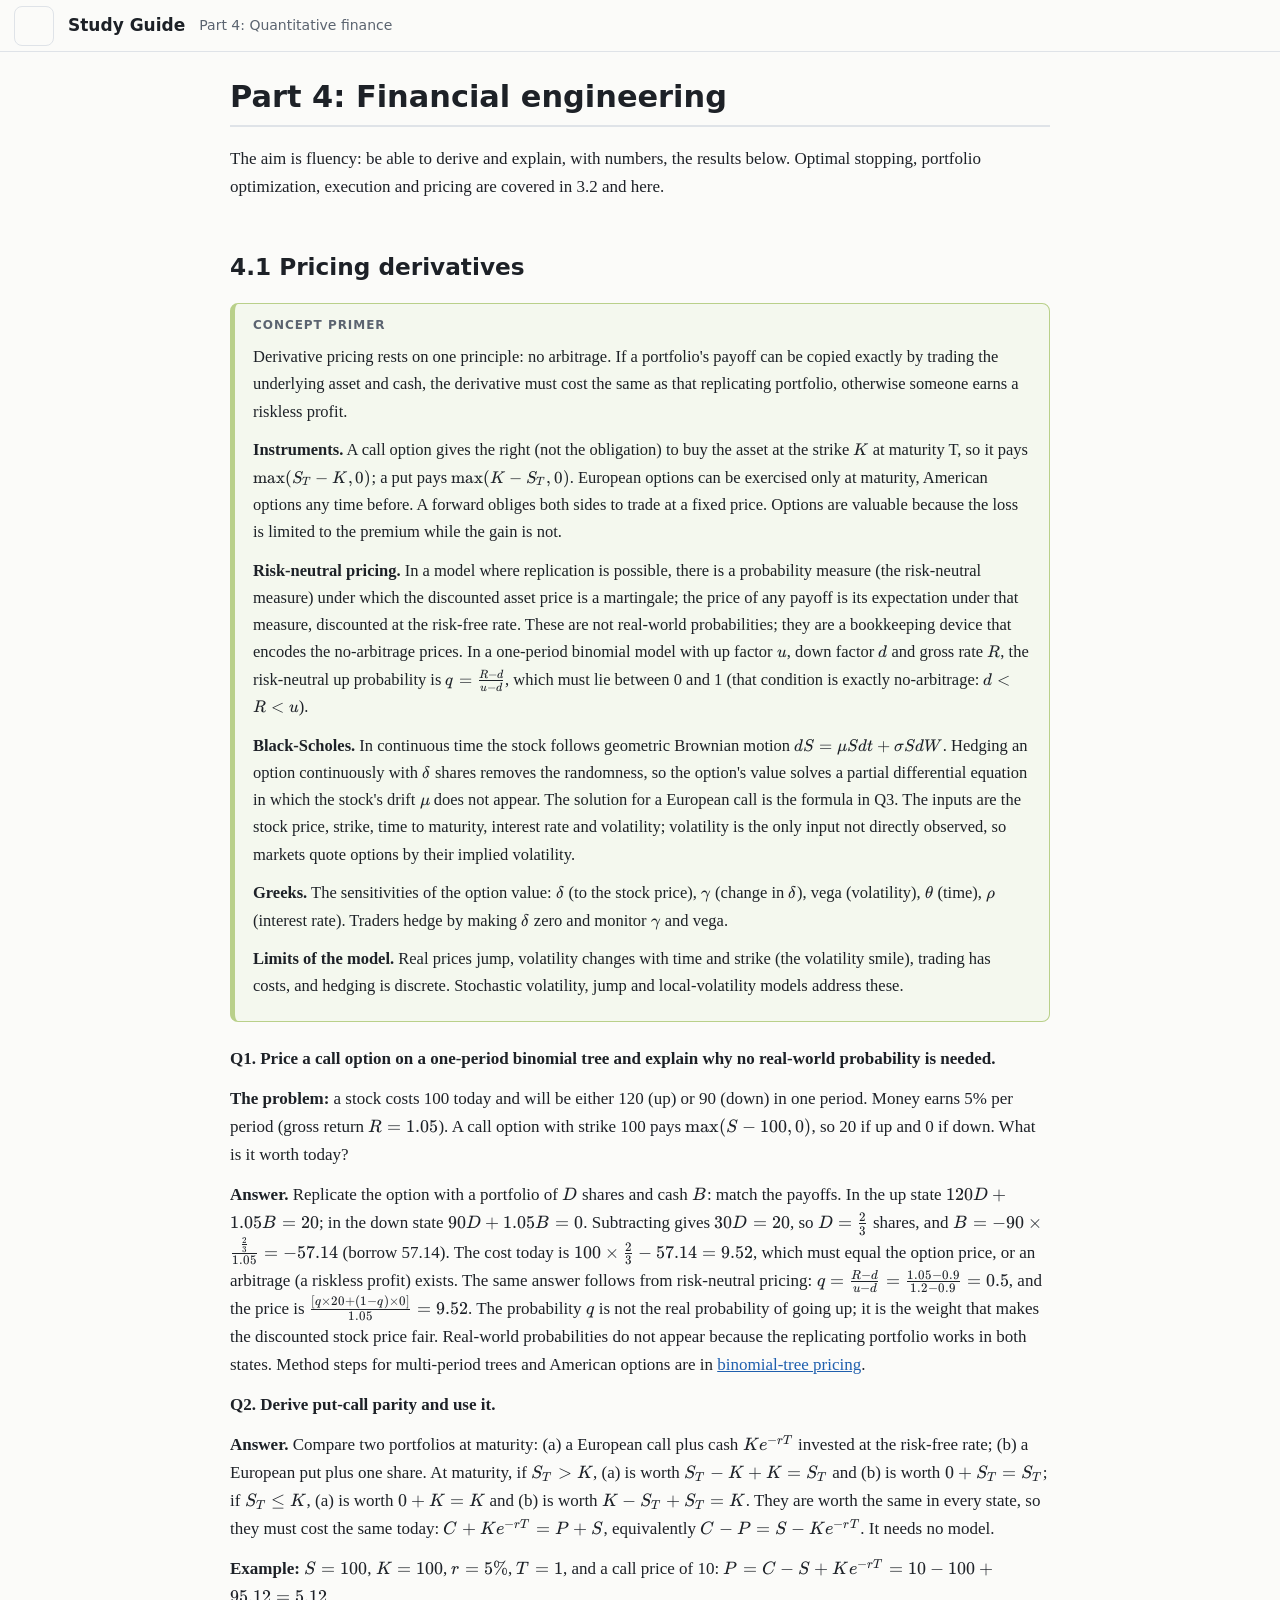
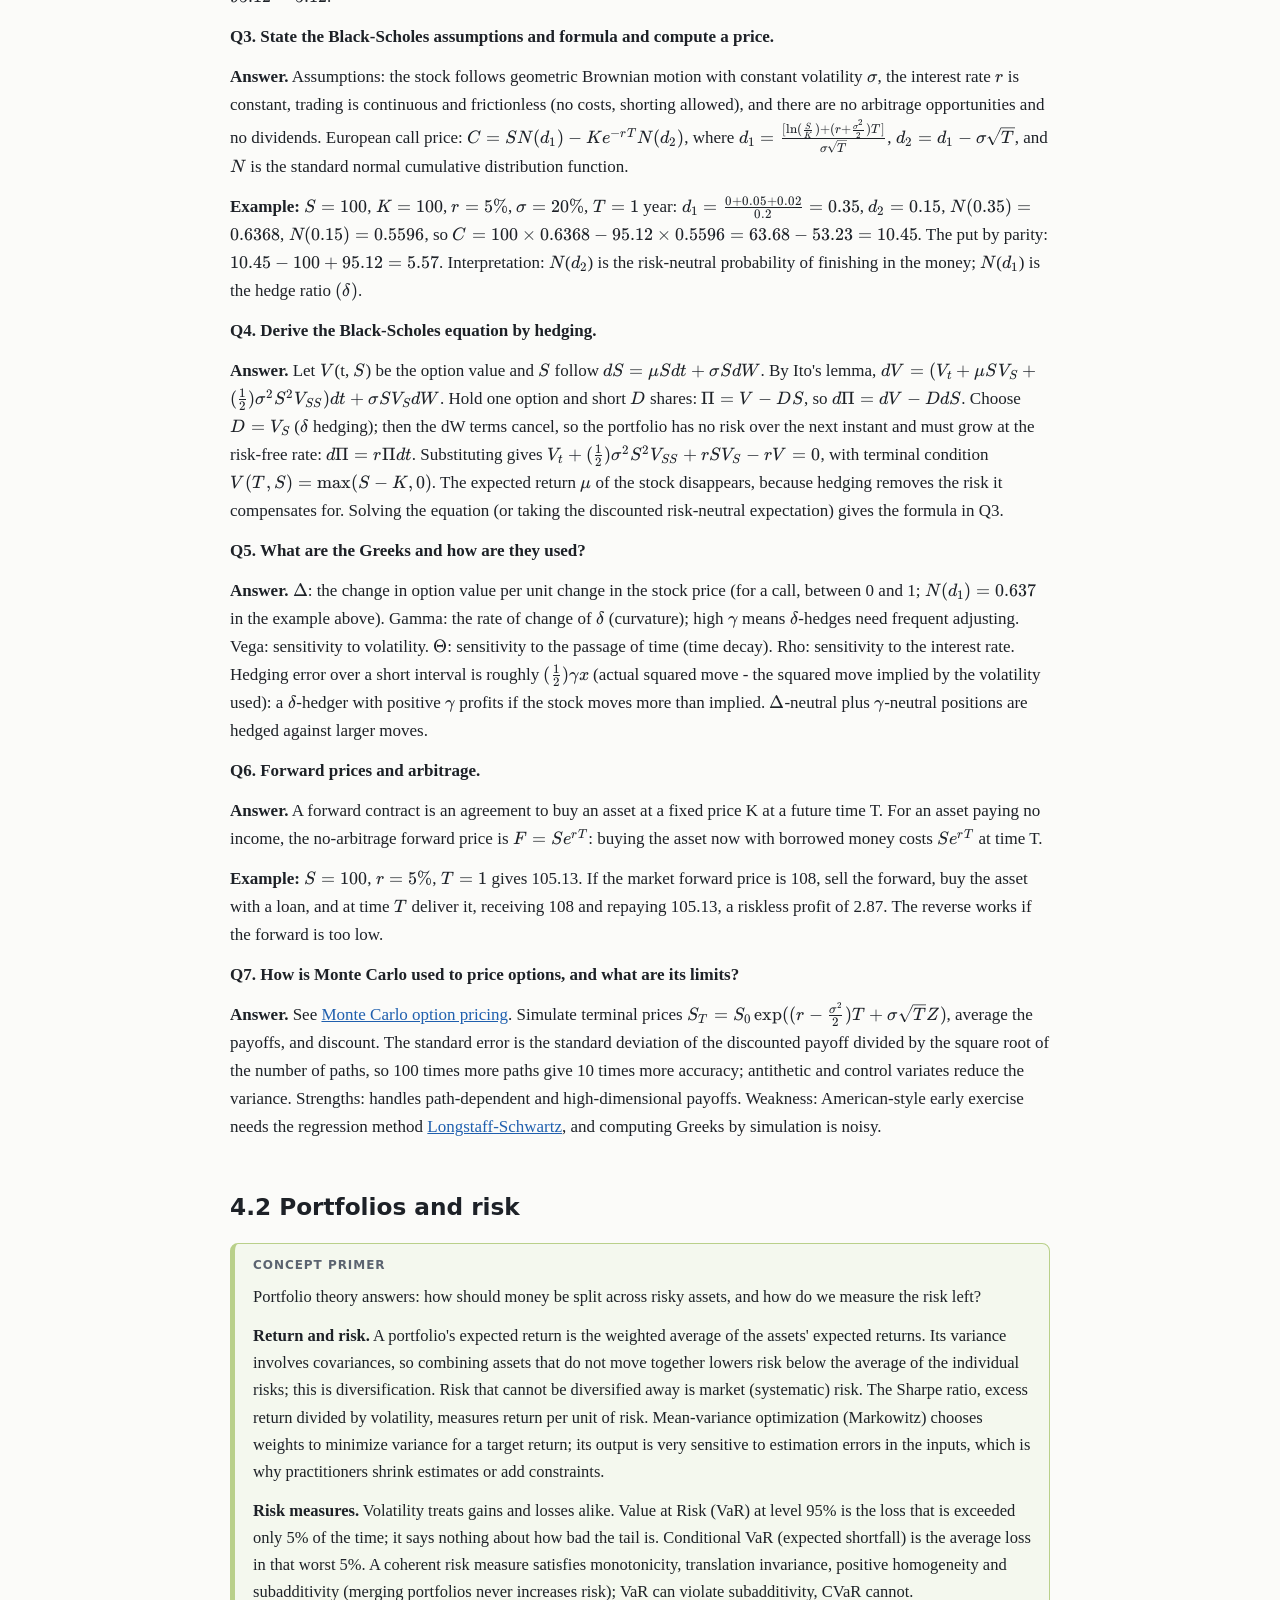
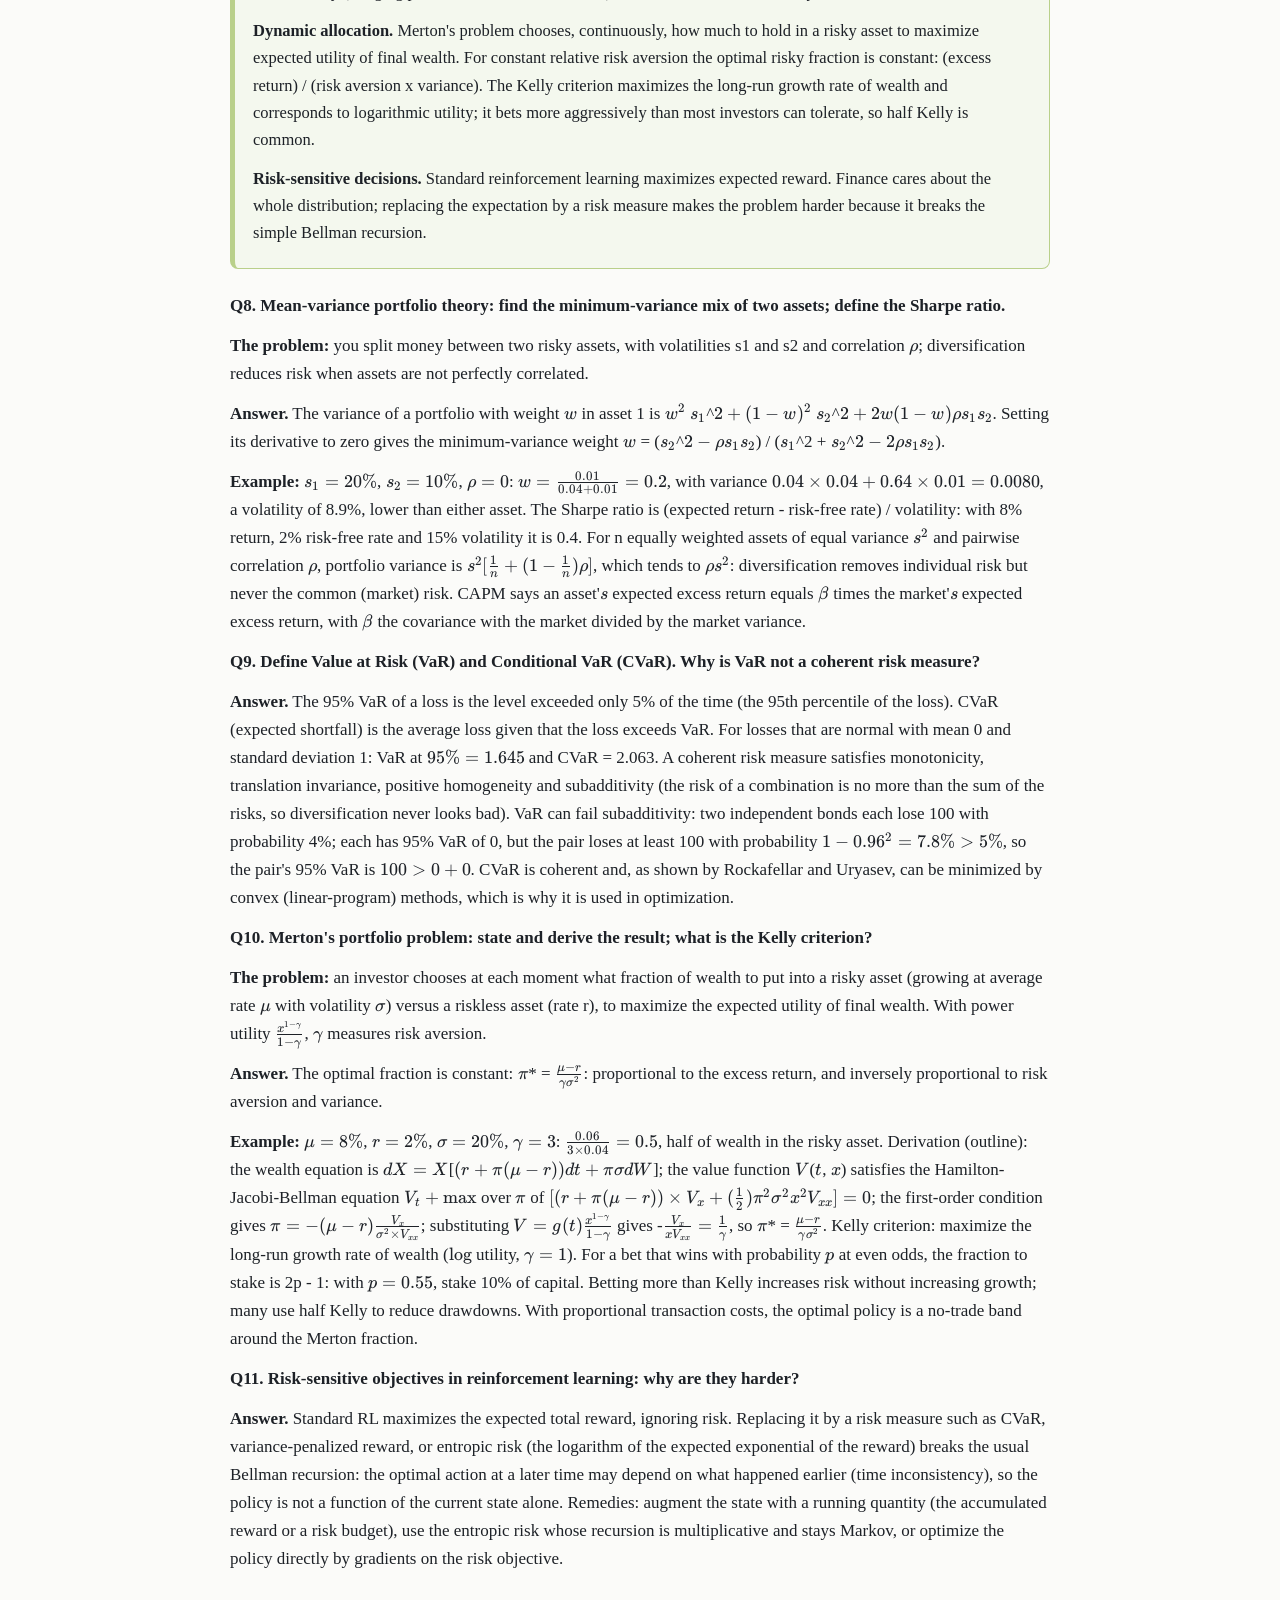
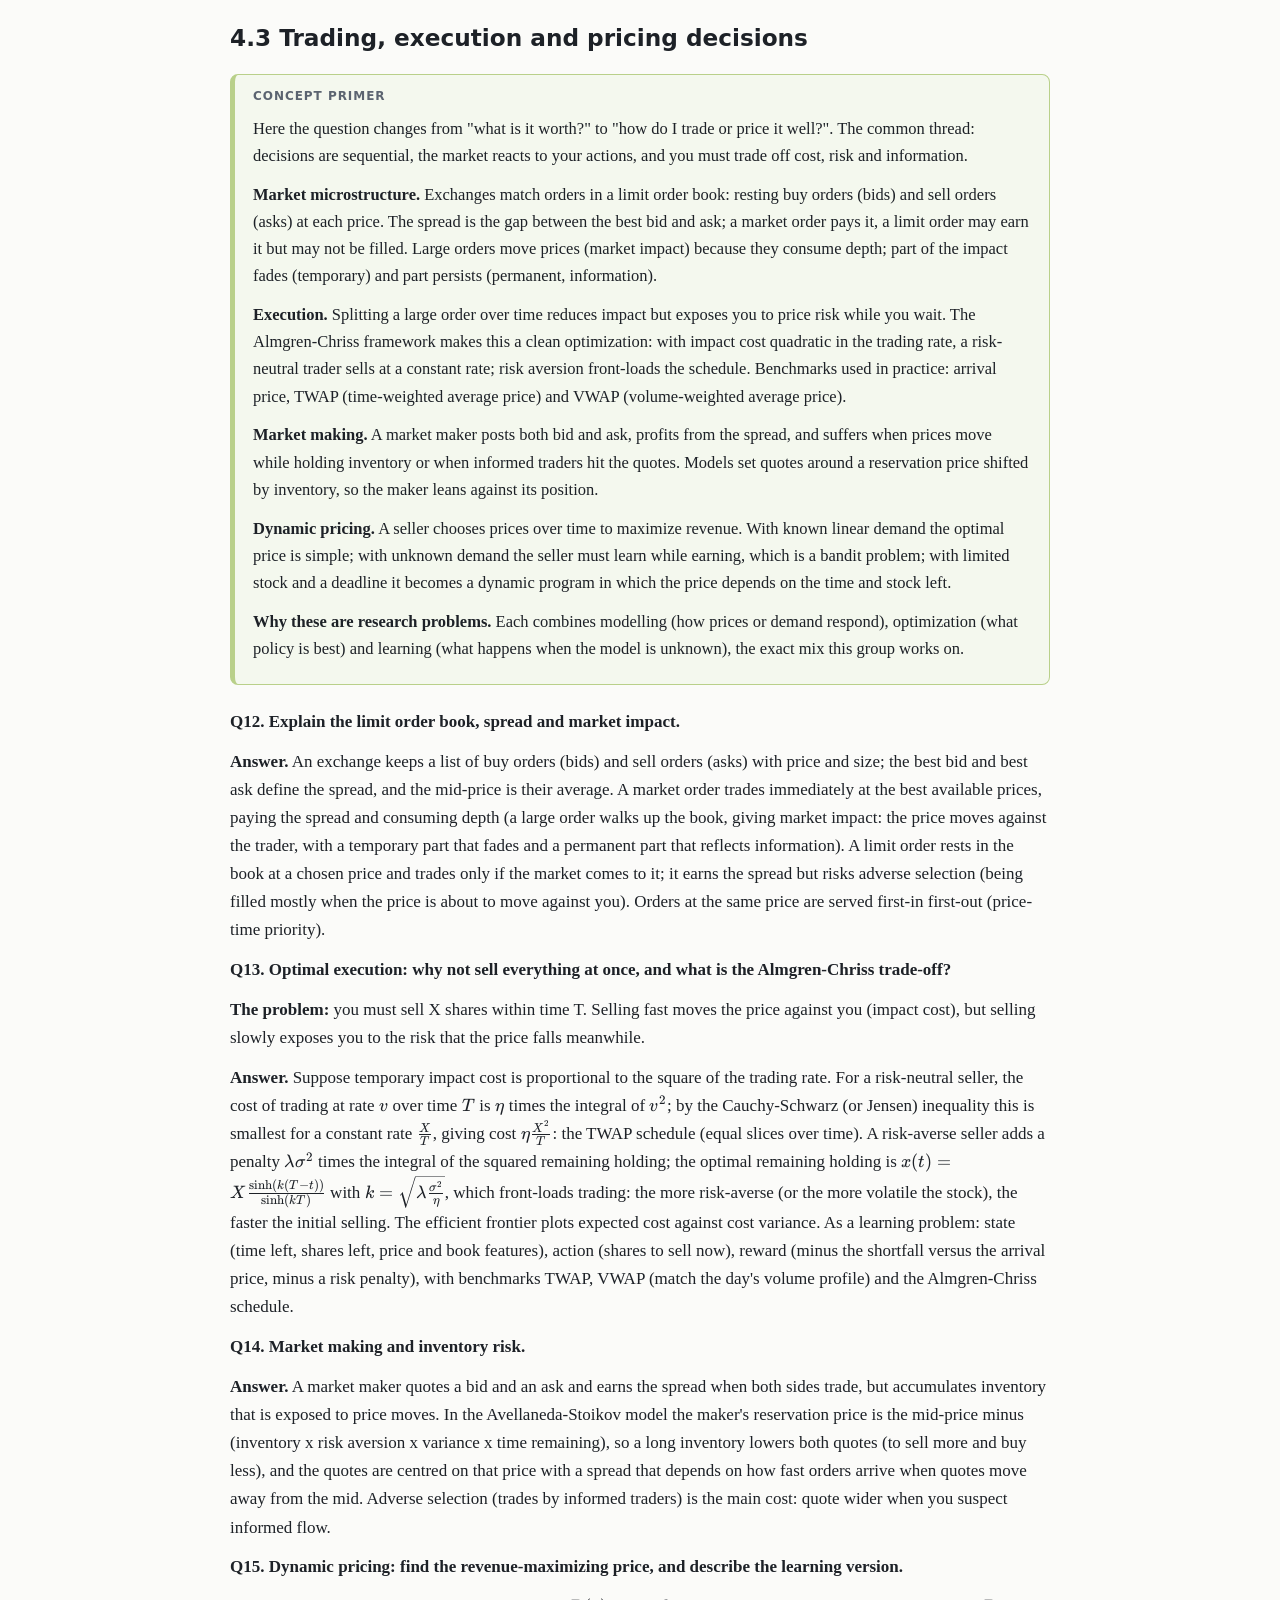
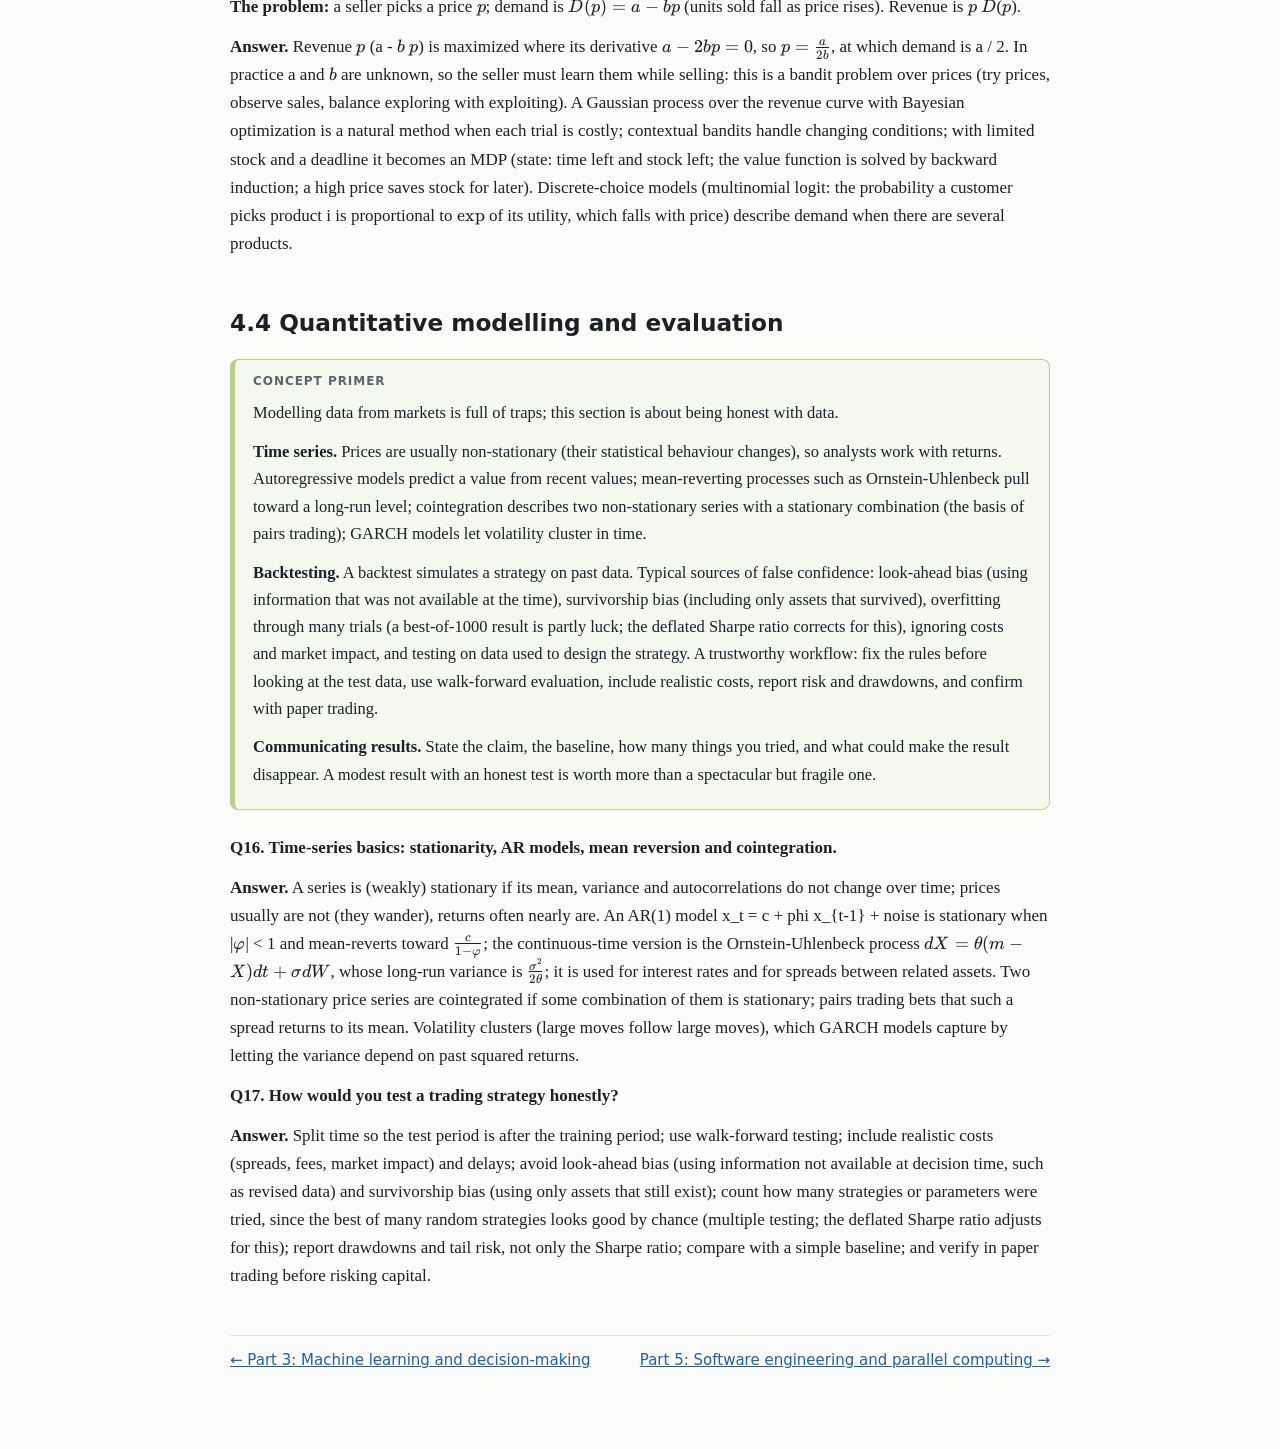
<file: part4-quantitative-finance.html>
<!doctype html><html lang="en"><head><meta charset="utf-8"><meta name="viewport" content="width=device-width, initial-scale=1"><title>Part 4: Quantitative finance | Computer Science and Quantitative Methods Study Guide</title><link rel="stylesheet" href="assets/katex/katex.min.css"><link rel="stylesheet" href="assets/style.css"></head><body>
<header class="top"><button id="burger" aria-label="Open contents" aria-expanded="false"><span></span><span></span><span></span></button><a class="brand" href="index.html">Study Guide</a><span class="pg">Part 4: Quantitative finance</span></header>
<div id="scrim"></div>
<nav id="nav" aria-label="Contents"><div class="nav-title">Contents</div><details><summary><a href="index.html">Start here: overview and study plan</a></summary><ul><li class="l2"><a href="index.html#overview-and-how-to-use-this-guide">Overview and how to use this guide</a></li><li class="l2"><a href="index.html#20-day-study-plan">20-day study plan</a></li></ul></details><details><summary><a href="part1-computer-science.html">Part 1: Computer science</a></summary><ul><li class="l2"><a href="part1-computer-science.html#1-1-algorithms-and-data-structures">1.1 Algorithms and data structures</a></li><li class="l2"><a href="part1-computer-science.html#1-2-operating-systems">1.2 Operating systems</a></li><li class="l2"><a href="part1-computer-science.html#1-3-computer-architecture">1.3 Computer architecture</a></li><li class="l2"><a href="part1-computer-science.html#1-4-computer-networks">1.4 Computer networks</a></li><li class="l2"><a href="part1-computer-science.html#1-5-databases">1.5 Databases</a></li><li class="l2"><a href="part1-computer-science.html#1-6-discrete-mathematics-and-theory-of-computation">1.6 Discrete mathematics and theory of computation</a></li><li class="l2"><a href="part1-computer-science.html#1-7-programming-c-python-and-linux">1.7 Programming, C++, Python and Linux</a></li></ul></details><details><summary><a href="part2-mathematics.html">Part 2: Mathematics</a></summary><ul><li class="l2"><a href="part2-mathematics.html#2-1-probability-and-statistics">2.1 Probability and statistics</a></li><li class="l2"><a href="part2-mathematics.html#2-2-stochastic-processes-and-queueing">2.2 Stochastic processes and queueing</a></li><li class="l2"><a href="part2-mathematics.html#2-3-linear-algebra-calculus-optimization-and-game-theory">2.3 Linear algebra, calculus, optimization and game theory</a></li></ul></details><details><summary><a href="part3-ml-and-decisions.html">Part 3: Machine learning and decision-making</a></summary><ul><li class="l2"><a href="part3-ml-and-decisions.html#3-1-machine-learning-basics">3.1 Machine learning basics</a></li><li class="l2"><a href="part3-ml-and-decisions.html#3-2-mdps-reinforcement-learning-bandits-optimal-stopping-and-gaussian-processes">3.2 MDPs, reinforcement learning, bandits, optimal stopping and Gaussian processes</a></li></ul></details><details open><summary><a href="part4-quantitative-finance.html">Part 4: Quantitative finance</a></summary><ul><li class="l2"><a href="part4-quantitative-finance.html#4-1-pricing-derivatives">4.1 Pricing derivatives</a></li><li class="l2"><a href="part4-quantitative-finance.html#4-2-portfolios-and-risk">4.2 Portfolios and risk</a></li><li class="l2"><a href="part4-quantitative-finance.html#4-3-trading-execution-and-pricing-decisions">4.3 Trading, execution and pricing decisions</a></li><li class="l2"><a href="part4-quantitative-finance.html#4-4-quantitative-modelling-and-evaluation">4.4 Quantitative modelling and evaluation</a></li></ul></details><details><summary><a href="part5-software-and-parallel.html">Part 5: Software engineering and parallel computing</a></summary><ul></ul></details><details><summary><a href="appendix-a1-core-algorithms.html">Appendix A1: Core algorithms</a></summary><ul><li class="l2"><a href="appendix-a1-core-algorithms.html#appendix-a1-data-structure-and-core-algorithms-high-level-steps">Appendix A1: Data-structure and core algorithms (high-level steps)</a></li><li class="l3"><a href="appendix-a1-core-algorithms.html#binary-search">Binary search</a></li><li class="l3"><a href="appendix-a1-core-algorithms.html#merge-sort">Merge sort</a></li><li class="l3"><a href="appendix-a1-core-algorithms.html#quicksort-and-randomized-quicksort">Quicksort and randomized quicksort</a></li><li class="l3"><a href="appendix-a1-core-algorithms.html#heap-heapsort-and-build-heap">Heap, heapsort and build-heap</a></li><li class="l3"><a href="appendix-a1-core-algorithms.html#counting-sort-and-radix-sort">Counting sort and radix sort</a></li><li class="l3"><a href="appendix-a1-core-algorithms.html#quickselect-and-median-of-medians">Quickselect and median of medians</a></li><li class="l3"><a href="appendix-a1-core-algorithms.html#breadth-first-search-bfs">Breadth-first search (BFS)</a></li><li class="l3"><a href="appendix-a1-core-algorithms.html#depth-first-search-dfs">Depth-first search (DFS)</a></li><li class="l3"><a href="appendix-a1-core-algorithms.html#topological-sort">Topological sort</a></li><li class="l3"><a href="appendix-a1-core-algorithms.html#strongly-connected-components-kosaraju">Strongly connected components (Kosaraju)</a></li><li class="l3"><a href="appendix-a1-core-algorithms.html#dijkstra-s-shortest-paths">Dijkstra's shortest paths</a></li><li class="l3"><a href="appendix-a1-core-algorithms.html#bellman-ford">Bellman-Ford</a></li><li class="l3"><a href="appendix-a1-core-algorithms.html#floyd-warshall">Floyd-Warshall</a></li><li class="l3"><a href="appendix-a1-core-algorithms.html#minimum-spanning-tree-kruskal-and-prim">Minimum spanning tree: Kruskal and Prim</a></li><li class="l3"><a href="appendix-a1-core-algorithms.html#union-find-disjoint-sets">Union-find (disjoint sets)</a></li><li class="l3"><a href="appendix-a1-core-algorithms.html#max-flow-ford-fulkerson-and-edmonds-karp">Max-flow: Ford-Fulkerson and Edmonds-Karp</a></li><li class="l3"><a href="appendix-a1-core-algorithms.html#dynamic-programming-the-recipe">Dynamic programming: the recipe</a></li><li class="l3"><a href="appendix-a1-core-algorithms.html#greedy-algorithms-interval-scheduling-and-huffman-coding">Greedy algorithms: interval scheduling and Huffman coding</a></li><li class="l3"><a href="appendix-a1-core-algorithms.html#string-matching-kmp-and-rabin-karp">String matching: KMP and Rabin-Karp</a></li><li class="l3"><a href="appendix-a1-core-algorithms.html#floyd-s-cycle-detection-and-linked-list-tricks">Floyd's cycle detection and linked-list tricks</a></li><li class="l3"><a href="appendix-a1-core-algorithms.html#lru-cache-design-o-1-get-and-put">LRU cache design (O(1) get and put)</a></li><li class="l3"><a href="appendix-a1-core-algorithms.html#miller-rabin-primality-test">Miller-Rabin primality test</a></li></ul></details><details><summary><a href="appendix-a2-systems-algorithms.html">Appendix A2: OS, network, database algorithms</a></summary><ul><li class="l2"><a href="appendix-a2-systems-algorithms.html#appendix-a2-operating-system-network-and-database-algorithms">Appendix A2: Operating-system, network and database algorithms</a></li><li class="l3"><a href="appendix-a2-systems-algorithms.html#cpu-scheduling-algorithms">CPU scheduling algorithms</a></li><li class="l3"><a href="appendix-a2-systems-algorithms.html#page-replacement-algorithms">Page-replacement algorithms</a></li><li class="l3"><a href="appendix-a2-systems-algorithms.html#banker-s-algorithm-deadlock-avoidance">Banker's algorithm (deadlock avoidance)</a></li><li class="l3"><a href="appendix-a2-systems-algorithms.html#mutual-exclusion-and-classic-synchronization-solutions">Mutual exclusion and classic synchronization solutions</a></li><li class="l3"><a href="appendix-a2-systems-algorithms.html#disk-scheduling-scan">Disk scheduling: SCAN</a></li><li class="l3"><a href="appendix-a2-systems-algorithms.html#routing-link-state-and-distance-vector">Routing: link-state and distance-vector</a></li><li class="l3"><a href="appendix-a2-systems-algorithms.html#tcp-congestion-control">TCP congestion control</a></li><li class="l3"><a href="appendix-a2-systems-algorithms.html#ethernet-csma-cd-and-exponential-backoff">Ethernet CSMA/CD and exponential backoff</a></li><li class="l3"><a href="appendix-a2-systems-algorithms.html#two-phase-locking-and-the-serializability-test">Two-phase locking and the serializability test</a></li><li class="l3"><a href="appendix-a2-systems-algorithms.html#b-tree-search-and-insert">B+ tree search and insert</a></li><li class="l3"><a href="appendix-a2-systems-algorithms.html#attribute-closure-and-bcnf-decomposition">Attribute closure and BCNF decomposition</a></li></ul></details><details><summary><a href="appendix-a3-probability-ml-finance.html">Appendix A3: Probability, learning, finance algorithms</a></summary><ul><li class="l2"><a href="appendix-a3-probability-ml-finance.html#appendix-a3-probabilistic-learning-and-finance-algorithms">Appendix A3: Probabilistic, learning and finance algorithms</a></li><li class="l3"><a href="appendix-a3-probability-ml-finance.html#solving-a-markov-chain-stationary-distribution-and-absorption">Solving a Markov chain: stationary distribution and absorption</a></li><li class="l3"><a href="appendix-a3-probability-ml-finance.html#simulating-a-continuous-time-markov-chain-gillespie-method">Simulating a continuous-time Markov chain (Gillespie method)</a></li><li class="l3"><a href="appendix-a3-probability-ml-finance.html#value-iteration-and-policy-iteration-solving-an-mdp">Value iteration and policy iteration (solving an MDP)</a></li><li class="l3"><a href="appendix-a3-probability-ml-finance.html#q-learning-and-sarsa">Q-learning and SARSA</a></li><li class="l3"><a href="appendix-a3-probability-ml-finance.html#policy-gradient-reinforce">Policy gradient (REINFORCE)</a></li><li class="l3"><a href="appendix-a3-probability-ml-finance.html#ucb1-and-thompson-sampling-bandits">UCB1 and Thompson sampling (bandits)</a></li><li class="l3"><a href="appendix-a3-probability-ml-finance.html#gaussian-process-regression-and-bayesian-optimization">Gaussian process regression and Bayesian optimization</a></li><li class="l3"><a href="appendix-a3-probability-ml-finance.html#gradient-descent-and-stochastic-gradient-descent">Gradient descent and stochastic gradient descent</a></li><li class="l3"><a href="appendix-a3-probability-ml-finance.html#backpropagation">Backpropagation</a></li><li class="l3"><a href="appendix-a3-probability-ml-finance.html#k-means-clustering-and-pca">k-means clustering and PCA</a></li><li class="l3"><a href="appendix-a3-probability-ml-finance.html#monte-carlo-option-pricing">Monte Carlo option pricing</a></li><li class="l3"><a href="appendix-a3-probability-ml-finance.html#binomial-tree-pricing-european-and-american">Binomial-tree pricing, European and American</a></li><li class="l3"><a href="appendix-a3-probability-ml-finance.html#longstaff-schwartz-american-options-by-simulation">Longstaff-Schwartz (American options by simulation)</a></li></ul></details></nav>
<main><h1 id="part-4-financial-engineering">Part 4: Financial engineering</h1>
<p>The aim is fluency: be able to derive and explain, with numbers, the results below. Optimal stopping, portfolio optimization, execution and pricing are covered in 3.2 and here.</p>
<h2 id="4-1-pricing-derivatives">4.1 Pricing derivatives</h2>
<div class="primer"><div class="primer-title">Concept primer</div><p>Derivative pricing rests on one principle: no arbitrage. If a portfolio&#39;s payoff can be copied exactly by trading the underlying asset and cash, the derivative must cost the same as that replicating portfolio, otherwise someone earns a riskless profit.</p>
<p><strong>Instruments.</strong> A call option gives the right (not the obligation) to buy the asset at the strike <span class="katex"><span class="katex-mathml"><math xmlns="http://www.w3.org/1998/Math/MathML"><semantics><mrow><mi>K</mi></mrow><annotation encoding="application/x-tex">K</annotation></semantics></math></span><span class="katex-html" aria-hidden="true"><span class="katex-base"><span class="katex-strut" style="height:0.6833em;"></span><span class="mord mathnormal" style="margin-right:0.0715em;">K</span></span></span></span> at maturity T, so it pays <span class="katex"><span class="katex-mathml"><math xmlns="http://www.w3.org/1998/Math/MathML"><semantics><mrow><mi>max</mi><mo>⁡</mo><mo stretchy="false">(</mo><msub><mi>S</mi><mi>T</mi></msub><mo>−</mo><mi>K</mi><mo separator="true">,</mo><mn>0</mn><mo stretchy="false">)</mo></mrow><annotation encoding="application/x-tex">\max (S_{T} - K, 0)</annotation></semantics></math></span><span class="katex-html" aria-hidden="true"><span class="katex-base"><span class="katex-strut" style="height:1em;vertical-align:-0.25em;"></span><span class="mop">max</span><span class="mopen">(</span><span class="mord"><span class="mord mathnormal" style="margin-right:0.0576em;">S</span><span class="msupsub"><span class="vlist-t vlist-t2"><span class="vlist-r"><span class="vlist" style="height:0.3283em;"><span style="top:-2.55em;margin-left:-0.0576em;margin-right:0.05em;"><span class="pstrut" style="height:2.7em;"></span><span class="katex-sizing reset-size6 size3 mtight"><span class="mord mtight"><span class="mord mathnormal mtight" style="margin-right:0.1389em;">T</span></span></span></span></span><span class="vlist-s">​</span></span><span class="vlist-r"><span class="vlist" style="height:0.15em;"><span></span></span></span></span></span></span><span class="mspace" style="margin-right:0.2222em;"></span><span class="mbin">−</span><span class="mspace" style="margin-right:0.2222em;"></span></span><span class="katex-base"><span class="katex-strut" style="height:1em;vertical-align:-0.25em;"></span><span class="mord mathnormal" style="margin-right:0.0715em;">K</span><span class="mpunct">,</span><span class="mspace" style="margin-right:0.1667em;"></span><span class="mord">0</span><span class="mclose">)</span></span></span></span>; a put pays <span class="katex"><span class="katex-mathml"><math xmlns="http://www.w3.org/1998/Math/MathML"><semantics><mrow><mi>max</mi><mo>⁡</mo><mo stretchy="false">(</mo><mi>K</mi><mo>−</mo><msub><mi>S</mi><mi>T</mi></msub><mo separator="true">,</mo><mn>0</mn><mo stretchy="false">)</mo></mrow><annotation encoding="application/x-tex">\max (K - S_{T}, 0)</annotation></semantics></math></span><span class="katex-html" aria-hidden="true"><span class="katex-base"><span class="katex-strut" style="height:1em;vertical-align:-0.25em;"></span><span class="mop">max</span><span class="mopen">(</span><span class="mord mathnormal" style="margin-right:0.0715em;">K</span><span class="mspace" style="margin-right:0.2222em;"></span><span class="mbin">−</span><span class="mspace" style="margin-right:0.2222em;"></span></span><span class="katex-base"><span class="katex-strut" style="height:1em;vertical-align:-0.25em;"></span><span class="mord"><span class="mord mathnormal" style="margin-right:0.0576em;">S</span><span class="msupsub"><span class="vlist-t vlist-t2"><span class="vlist-r"><span class="vlist" style="height:0.3283em;"><span style="top:-2.55em;margin-left:-0.0576em;margin-right:0.05em;"><span class="pstrut" style="height:2.7em;"></span><span class="katex-sizing reset-size6 size3 mtight"><span class="mord mtight"><span class="mord mathnormal mtight" style="margin-right:0.1389em;">T</span></span></span></span></span><span class="vlist-s">​</span></span><span class="vlist-r"><span class="vlist" style="height:0.15em;"><span></span></span></span></span></span></span><span class="mpunct">,</span><span class="mspace" style="margin-right:0.1667em;"></span><span class="mord">0</span><span class="mclose">)</span></span></span></span>. European options can be exercised only at maturity, American options any time before. A forward obliges both sides to trade at a fixed price. Options are valuable because the loss is limited to the premium while the gain is not.</p>
<p><strong>Risk-neutral pricing.</strong> In a model where replication is possible, there is a probability measure (the risk-neutral measure) under which the discounted asset price is a martingale; the price of any payoff is its expectation under that measure, discounted at the risk-free rate. These are not real-world probabilities; they are a bookkeeping device that encodes the no-arbitrage prices. In a one-period binomial model with up factor <span class="katex"><span class="katex-mathml"><math xmlns="http://www.w3.org/1998/Math/MathML"><semantics><mrow><mi>u</mi></mrow><annotation encoding="application/x-tex">u</annotation></semantics></math></span><span class="katex-html" aria-hidden="true"><span class="katex-base"><span class="katex-strut" style="height:0.4306em;"></span><span class="mord mathnormal">u</span></span></span></span>, down factor <span class="katex"><span class="katex-mathml"><math xmlns="http://www.w3.org/1998/Math/MathML"><semantics><mrow><mi>d</mi></mrow><annotation encoding="application/x-tex">d</annotation></semantics></math></span><span class="katex-html" aria-hidden="true"><span class="katex-base"><span class="katex-strut" style="height:0.6944em;"></span><span class="mord mathnormal">d</span></span></span></span> and gross rate <span class="katex"><span class="katex-mathml"><math xmlns="http://www.w3.org/1998/Math/MathML"><semantics><mrow><mi>R</mi></mrow><annotation encoding="application/x-tex">R</annotation></semantics></math></span><span class="katex-html" aria-hidden="true"><span class="katex-base"><span class="katex-strut" style="height:0.6833em;"></span><span class="mord mathnormal" style="margin-right:0.0077em;">R</span></span></span></span>, the risk-neutral up probability is <span class="katex"><span class="katex-mathml"><math xmlns="http://www.w3.org/1998/Math/MathML"><semantics><mrow><mi>q</mi><mo>=</mo><mfrac><mrow><mi>R</mi><mo>−</mo><mi>d</mi></mrow><mrow><mi>u</mi><mo>−</mo><mi>d</mi></mrow></mfrac></mrow><annotation encoding="application/x-tex">q = \frac{R - d}{u - d}</annotation></semantics></math></span><span class="katex-html" aria-hidden="true"><span class="katex-base"><span class="katex-strut" style="height:0.625em;vertical-align:-0.1944em;"></span><span class="mord mathnormal" style="margin-right:0.0359em;">q</span><span class="mspace" style="margin-right:0.2778em;"></span><span class="mrel">=</span><span class="mspace" style="margin-right:0.2778em;"></span></span><span class="katex-base"><span class="katex-strut" style="height:1.2834em;vertical-align:-0.4033em;"></span><span class="mord"><span class="mopen nulldelimiter"></span><span class="mfrac"><span class="vlist-t vlist-t2"><span class="vlist-r"><span class="vlist" style="height:0.8801em;"><span style="top:-2.655em;"><span class="pstrut" style="height:3em;"></span><span class="katex-sizing reset-size6 size3 mtight"><span class="mord mtight"><span class="mord mathnormal mtight">u</span><span class="mbin mtight">−</span><span class="mord mathnormal mtight">d</span></span></span></span><span style="top:-3.23em;"><span class="pstrut" style="height:3em;"></span><span class="frac-line" style="border-bottom-width:0.04em;"></span></span><span style="top:-3.394em;"><span class="pstrut" style="height:3em;"></span><span class="katex-sizing reset-size6 size3 mtight"><span class="mord mtight"><span class="mord mathnormal mtight" style="margin-right:0.0077em;">R</span><span class="mbin mtight">−</span><span class="mord mathnormal mtight">d</span></span></span></span></span><span class="vlist-s">​</span></span><span class="vlist-r"><span class="vlist" style="height:0.4033em;"><span></span></span></span></span></span><span class="mclose nulldelimiter"></span></span></span></span></span>, which must lie between 0 and 1 (that condition is exactly no-arbitrage: <span class="katex"><span class="katex-mathml"><math xmlns="http://www.w3.org/1998/Math/MathML"><semantics><mrow><mi>d</mi><mo>&lt;</mo><mi>R</mi><mo>&lt;</mo><mi>u</mi></mrow><annotation encoding="application/x-tex">d &lt; R &lt; u</annotation></semantics></math></span><span class="katex-html" aria-hidden="true"><span class="katex-base"><span class="katex-strut" style="height:0.7335em;vertical-align:-0.0391em;"></span><span class="mord mathnormal">d</span><span class="mspace" style="margin-right:0.2778em;"></span><span class="mrel">&lt;</span><span class="mspace" style="margin-right:0.2778em;"></span></span><span class="katex-base"><span class="katex-strut" style="height:0.7224em;vertical-align:-0.0391em;"></span><span class="mord mathnormal" style="margin-right:0.0077em;">R</span><span class="mspace" style="margin-right:0.2778em;"></span><span class="mrel">&lt;</span><span class="mspace" style="margin-right:0.2778em;"></span></span><span class="katex-base"><span class="katex-strut" style="height:0.4306em;"></span><span class="mord mathnormal">u</span></span></span></span>).</p>
<p><strong>Black-Scholes.</strong> In continuous time the stock follows geometric Brownian motion <span class="katex"><span class="katex-mathml"><math xmlns="http://www.w3.org/1998/Math/MathML"><semantics><mrow><mi>d</mi><mi>S</mi><mo>=</mo><mi>μ</mi><mi>S</mi><mi>d</mi><mi>t</mi><mo>+</mo><mi>σ</mi><mi>S</mi><mi>d</mi><mi>W</mi></mrow><annotation encoding="application/x-tex">dS = \mu  S dt + \sigma  S dW</annotation></semantics></math></span><span class="katex-html" aria-hidden="true"><span class="katex-base"><span class="katex-strut" style="height:0.6944em;"></span><span class="mord mathnormal">d</span><span class="mord mathnormal" style="margin-right:0.0576em;">S</span><span class="mspace" style="margin-right:0.2778em;"></span><span class="mrel">=</span><span class="mspace" style="margin-right:0.2778em;"></span></span><span class="katex-base"><span class="katex-strut" style="height:0.8889em;vertical-align:-0.1944em;"></span><span class="mord mathnormal">μ</span><span class="mord mathnormal" style="margin-right:0.0576em;">S</span><span class="mord mathnormal">d</span><span class="mord mathnormal">t</span><span class="mspace" style="margin-right:0.2222em;"></span><span class="mbin">+</span><span class="mspace" style="margin-right:0.2222em;"></span></span><span class="katex-base"><span class="katex-strut" style="height:0.6944em;"></span><span class="mord mathnormal" style="margin-right:0.0359em;">σ</span><span class="mord mathnormal" style="margin-right:0.0576em;">S</span><span class="mord mathnormal">d</span><span class="mord mathnormal" style="margin-right:0.1389em;">W</span></span></span></span>. Hedging an option continuously with <span class="katex"><span class="katex-mathml"><math xmlns="http://www.w3.org/1998/Math/MathML"><semantics><mrow><mi>δ</mi></mrow><annotation encoding="application/x-tex">\delta </annotation></semantics></math></span><span class="katex-html" aria-hidden="true"><span class="katex-base"><span class="katex-strut" style="height:0.6944em;"></span><span class="mord mathnormal" style="margin-right:0.0379em;">δ</span></span></span></span> shares removes the randomness, so the option&#39;s value solves a partial differential equation in which the stock&#39;s drift <span class="katex"><span class="katex-mathml"><math xmlns="http://www.w3.org/1998/Math/MathML"><semantics><mrow><mi>μ</mi></mrow><annotation encoding="application/x-tex">\mu </annotation></semantics></math></span><span class="katex-html" aria-hidden="true"><span class="katex-base"><span class="katex-strut" style="height:0.625em;vertical-align:-0.1944em;"></span><span class="mord mathnormal">μ</span></span></span></span> does not appear. The solution for a European call is the formula in Q3. The inputs are the stock price, strike, time to maturity, interest rate and volatility; volatility is the only input not directly observed, so markets quote options by their implied volatility.</p>
<p><strong>Greeks.</strong> The sensitivities of the option value: <span class="katex"><span class="katex-mathml"><math xmlns="http://www.w3.org/1998/Math/MathML"><semantics><mrow><mi>δ</mi></mrow><annotation encoding="application/x-tex">\delta </annotation></semantics></math></span><span class="katex-html" aria-hidden="true"><span class="katex-base"><span class="katex-strut" style="height:0.6944em;"></span><span class="mord mathnormal" style="margin-right:0.0379em;">δ</span></span></span></span> (to the stock price), <span class="katex"><span class="katex-mathml"><math xmlns="http://www.w3.org/1998/Math/MathML"><semantics><mrow><mi>γ</mi></mrow><annotation encoding="application/x-tex">\gamma </annotation></semantics></math></span><span class="katex-html" aria-hidden="true"><span class="katex-base"><span class="katex-strut" style="height:0.625em;vertical-align:-0.1944em;"></span><span class="mord mathnormal" style="margin-right:0.0556em;">γ</span></span></span></span> (change in <span class="katex"><span class="katex-mathml"><math xmlns="http://www.w3.org/1998/Math/MathML"><semantics><mrow><mi>δ</mi></mrow><annotation encoding="application/x-tex">\delta </annotation></semantics></math></span><span class="katex-html" aria-hidden="true"><span class="katex-base"><span class="katex-strut" style="height:0.6944em;"></span><span class="mord mathnormal" style="margin-right:0.0379em;">δ</span></span></span></span>), vega (volatility), <span class="katex"><span class="katex-mathml"><math xmlns="http://www.w3.org/1998/Math/MathML"><semantics><mrow><mi>θ</mi></mrow><annotation encoding="application/x-tex">\theta </annotation></semantics></math></span><span class="katex-html" aria-hidden="true"><span class="katex-base"><span class="katex-strut" style="height:0.6944em;"></span><span class="mord mathnormal" style="margin-right:0.0278em;">θ</span></span></span></span> (time), <span class="katex"><span class="katex-mathml"><math xmlns="http://www.w3.org/1998/Math/MathML"><semantics><mrow><mi>ρ</mi></mrow><annotation encoding="application/x-tex">\rho </annotation></semantics></math></span><span class="katex-html" aria-hidden="true"><span class="katex-base"><span class="katex-strut" style="height:0.625em;vertical-align:-0.1944em;"></span><span class="mord mathnormal">ρ</span></span></span></span> (interest rate). Traders hedge by making <span class="katex"><span class="katex-mathml"><math xmlns="http://www.w3.org/1998/Math/MathML"><semantics><mrow><mi>δ</mi></mrow><annotation encoding="application/x-tex">\delta </annotation></semantics></math></span><span class="katex-html" aria-hidden="true"><span class="katex-base"><span class="katex-strut" style="height:0.6944em;"></span><span class="mord mathnormal" style="margin-right:0.0379em;">δ</span></span></span></span> zero and monitor <span class="katex"><span class="katex-mathml"><math xmlns="http://www.w3.org/1998/Math/MathML"><semantics><mrow><mi>γ</mi></mrow><annotation encoding="application/x-tex">\gamma </annotation></semantics></math></span><span class="katex-html" aria-hidden="true"><span class="katex-base"><span class="katex-strut" style="height:0.625em;vertical-align:-0.1944em;"></span><span class="mord mathnormal" style="margin-right:0.0556em;">γ</span></span></span></span> and vega.</p>
<p><strong>Limits of the model.</strong> Real prices jump, volatility changes with time and strike (the volatility smile), trading has costs, and hedging is discrete. Stochastic volatility, jump and local-volatility models address these.</p>
</div><p><strong>Q1. Price a call option on a one-period binomial tree and explain why no real-world probability is needed.</strong></p>
<p><strong>The problem:</strong> a stock costs 100 today and will be either 120 (up) or 90 (down) in one period. Money earns 5% per period (gross return <span class="katex"><span class="katex-mathml"><math xmlns="http://www.w3.org/1998/Math/MathML"><semantics><mrow><mi>R</mi><mo>=</mo><mn>1.05</mn></mrow><annotation encoding="application/x-tex">R = 1.05</annotation></semantics></math></span><span class="katex-html" aria-hidden="true"><span class="katex-base"><span class="katex-strut" style="height:0.6833em;"></span><span class="mord mathnormal" style="margin-right:0.0077em;">R</span><span class="mspace" style="margin-right:0.2778em;"></span><span class="mrel">=</span><span class="mspace" style="margin-right:0.2778em;"></span></span><span class="katex-base"><span class="katex-strut" style="height:0.6444em;"></span><span class="mord">1.05</span></span></span></span>). A call option with strike 100 pays <span class="katex"><span class="katex-mathml"><math xmlns="http://www.w3.org/1998/Math/MathML"><semantics><mrow><mi>max</mi><mo>⁡</mo><mo stretchy="false">(</mo><mi>S</mi><mo>−</mo><mn>100</mn><mo separator="true">,</mo><mn>0</mn><mo stretchy="false">)</mo></mrow><annotation encoding="application/x-tex">\max (S - 100, 0)</annotation></semantics></math></span><span class="katex-html" aria-hidden="true"><span class="katex-base"><span class="katex-strut" style="height:1em;vertical-align:-0.25em;"></span><span class="mop">max</span><span class="mopen">(</span><span class="mord mathnormal" style="margin-right:0.0576em;">S</span><span class="mspace" style="margin-right:0.2222em;"></span><span class="mbin">−</span><span class="mspace" style="margin-right:0.2222em;"></span></span><span class="katex-base"><span class="katex-strut" style="height:1em;vertical-align:-0.25em;"></span><span class="mord">100</span><span class="mpunct">,</span><span class="mspace" style="margin-right:0.1667em;"></span><span class="mord">0</span><span class="mclose">)</span></span></span></span>, so 20 if up and 0 if down. What is it worth today?</p>
<p><strong>Answer.</strong> Replicate the option with a portfolio of <span class="katex"><span class="katex-mathml"><math xmlns="http://www.w3.org/1998/Math/MathML"><semantics><mrow><mi>D</mi></mrow><annotation encoding="application/x-tex">D</annotation></semantics></math></span><span class="katex-html" aria-hidden="true"><span class="katex-base"><span class="katex-strut" style="height:0.6833em;"></span><span class="mord mathnormal" style="margin-right:0.0278em;">D</span></span></span></span> shares and cash <span class="katex"><span class="katex-mathml"><math xmlns="http://www.w3.org/1998/Math/MathML"><semantics><mrow><mi>B</mi></mrow><annotation encoding="application/x-tex">B</annotation></semantics></math></span><span class="katex-html" aria-hidden="true"><span class="katex-base"><span class="katex-strut" style="height:0.6833em;"></span><span class="mord mathnormal" style="margin-right:0.0502em;">B</span></span></span></span>: match the payoffs. In the up state <span class="katex"><span class="katex-mathml"><math xmlns="http://www.w3.org/1998/Math/MathML"><semantics><mrow><mn>120</mn><mi>D</mi><mo>+</mo><mn>1.05</mn><mi>B</mi><mo>=</mo><mn>20</mn></mrow><annotation encoding="application/x-tex">120 D + 1.05 B = 20</annotation></semantics></math></span><span class="katex-html" aria-hidden="true"><span class="katex-base"><span class="katex-strut" style="height:0.7667em;vertical-align:-0.0833em;"></span><span class="mord">120</span><span class="mord mathnormal" style="margin-right:0.0278em;">D</span><span class="mspace" style="margin-right:0.2222em;"></span><span class="mbin">+</span><span class="mspace" style="margin-right:0.2222em;"></span></span><span class="katex-base"><span class="katex-strut" style="height:0.6833em;"></span><span class="mord">1.05</span><span class="mord mathnormal" style="margin-right:0.0502em;">B</span><span class="mspace" style="margin-right:0.2778em;"></span><span class="mrel">=</span><span class="mspace" style="margin-right:0.2778em;"></span></span><span class="katex-base"><span class="katex-strut" style="height:0.6444em;"></span><span class="mord">20</span></span></span></span>; in the down state <span class="katex"><span class="katex-mathml"><math xmlns="http://www.w3.org/1998/Math/MathML"><semantics><mrow><mn>90</mn><mi>D</mi><mo>+</mo><mn>1.05</mn><mi>B</mi><mo>=</mo><mn>0</mn></mrow><annotation encoding="application/x-tex">90 D + 1.05 B = 0</annotation></semantics></math></span><span class="katex-html" aria-hidden="true"><span class="katex-base"><span class="katex-strut" style="height:0.7667em;vertical-align:-0.0833em;"></span><span class="mord">90</span><span class="mord mathnormal" style="margin-right:0.0278em;">D</span><span class="mspace" style="margin-right:0.2222em;"></span><span class="mbin">+</span><span class="mspace" style="margin-right:0.2222em;"></span></span><span class="katex-base"><span class="katex-strut" style="height:0.6833em;"></span><span class="mord">1.05</span><span class="mord mathnormal" style="margin-right:0.0502em;">B</span><span class="mspace" style="margin-right:0.2778em;"></span><span class="mrel">=</span><span class="mspace" style="margin-right:0.2778em;"></span></span><span class="katex-base"><span class="katex-strut" style="height:0.6444em;"></span><span class="mord">0</span></span></span></span>. Subtracting gives <span class="katex"><span class="katex-mathml"><math xmlns="http://www.w3.org/1998/Math/MathML"><semantics><mrow><mn>30</mn><mi>D</mi><mo>=</mo><mn>20</mn></mrow><annotation encoding="application/x-tex">30 D = 20</annotation></semantics></math></span><span class="katex-html" aria-hidden="true"><span class="katex-base"><span class="katex-strut" style="height:0.6833em;"></span><span class="mord">30</span><span class="mord mathnormal" style="margin-right:0.0278em;">D</span><span class="mspace" style="margin-right:0.2778em;"></span><span class="mrel">=</span><span class="mspace" style="margin-right:0.2778em;"></span></span><span class="katex-base"><span class="katex-strut" style="height:0.6444em;"></span><span class="mord">20</span></span></span></span>, so <span class="katex"><span class="katex-mathml"><math xmlns="http://www.w3.org/1998/Math/MathML"><semantics><mrow><mi>D</mi><mo>=</mo><mfrac><mn>2</mn><mn>3</mn></mfrac></mrow><annotation encoding="application/x-tex">D = \frac{2}{3}</annotation></semantics></math></span><span class="katex-html" aria-hidden="true"><span class="katex-base"><span class="katex-strut" style="height:0.6833em;"></span><span class="mord mathnormal" style="margin-right:0.0278em;">D</span><span class="mspace" style="margin-right:0.2778em;"></span><span class="mrel">=</span><span class="mspace" style="margin-right:0.2778em;"></span></span><span class="katex-base"><span class="katex-strut" style="height:1.1901em;vertical-align:-0.345em;"></span><span class="mord"><span class="mopen nulldelimiter"></span><span class="mfrac"><span class="vlist-t vlist-t2"><span class="vlist-r"><span class="vlist" style="height:0.8451em;"><span style="top:-2.655em;"><span class="pstrut" style="height:3em;"></span><span class="katex-sizing reset-size6 size3 mtight"><span class="mord mtight"><span class="mord mtight">3</span></span></span></span><span style="top:-3.23em;"><span class="pstrut" style="height:3em;"></span><span class="frac-line" style="border-bottom-width:0.04em;"></span></span><span style="top:-3.394em;"><span class="pstrut" style="height:3em;"></span><span class="katex-sizing reset-size6 size3 mtight"><span class="mord mtight"><span class="mord mtight">2</span></span></span></span></span><span class="vlist-s">​</span></span><span class="vlist-r"><span class="vlist" style="height:0.345em;"><span></span></span></span></span></span><span class="mclose nulldelimiter"></span></span></span></span></span> shares, and <span class="katex"><span class="katex-mathml"><math xmlns="http://www.w3.org/1998/Math/MathML"><semantics><mrow><mi>B</mi><mo>=</mo><mo>−</mo><mn>90</mn><mo>×</mo><mfrac><mfrac><mn>2</mn><mn>3</mn></mfrac><mn>1.05</mn></mfrac><mo>=</mo><mo>−</mo><mn>57.14</mn></mrow><annotation encoding="application/x-tex">B = -90 \times \frac{\frac{2}{3}}{1.05} = -57.14</annotation></semantics></math></span><span class="katex-html" aria-hidden="true"><span class="katex-base"><span class="katex-strut" style="height:0.6833em;"></span><span class="mord mathnormal" style="margin-right:0.0502em;">B</span><span class="mspace" style="margin-right:0.2778em;"></span><span class="mrel">=</span><span class="mspace" style="margin-right:0.2778em;"></span></span><span class="katex-base"><span class="katex-strut" style="height:0.7278em;vertical-align:-0.0833em;"></span><span class="mord">−</span><span class="mord">90</span><span class="mspace" style="margin-right:0.2222em;"></span><span class="mbin">×</span><span class="mspace" style="margin-right:0.2222em;"></span></span><span class="katex-base"><span class="katex-strut" style="height:1.4868em;vertical-align:-0.345em;"></span><span class="mord"><span class="mopen nulldelimiter"></span><span class="mfrac"><span class="vlist-t vlist-t2"><span class="vlist-r"><span class="vlist" style="height:1.1418em;"><span style="top:-2.655em;"><span class="pstrut" style="height:3em;"></span><span class="katex-sizing reset-size6 size3 mtight"><span class="mord mtight"><span class="mord mtight">1.05</span></span></span></span><span style="top:-3.23em;"><span class="pstrut" style="height:3em;"></span><span class="frac-line" style="border-bottom-width:0.04em;"></span></span><span style="top:-3.5508em;"><span class="pstrut" style="height:3em;"></span><span class="katex-sizing reset-size6 size3 mtight"><span class="mord mtight"><span class="mord mtight"><span class="mopen nulldelimiter katex-sizing reset-size3 size6"></span><span class="mfrac"><span class="vlist-t vlist-t2"><span class="vlist-r"><span class="vlist" style="height:0.8443em;"><span style="top:-2.656em;"><span class="pstrut" style="height:3em;"></span><span class="katex-sizing reset-size3 size1 mtight"><span class="mord mtight"><span class="mord mtight">3</span></span></span></span><span style="top:-3.2255em;"><span class="pstrut" style="height:3em;"></span><span class="frac-line mtight" style="border-bottom-width:0.049em;"></span></span><span style="top:-3.384em;"><span class="pstrut" style="height:3em;"></span><span class="katex-sizing reset-size3 size1 mtight"><span class="mord mtight"><span class="mord mtight">2</span></span></span></span></span><span class="vlist-s">​</span></span><span class="vlist-r"><span class="vlist" style="height:0.344em;"><span></span></span></span></span></span><span class="mclose nulldelimiter katex-sizing reset-size3 size6"></span></span></span></span></span></span><span class="vlist-s">​</span></span><span class="vlist-r"><span class="vlist" style="height:0.345em;"><span></span></span></span></span></span><span class="mclose nulldelimiter"></span></span><span class="mspace" style="margin-right:0.2778em;"></span><span class="mrel">=</span><span class="mspace" style="margin-right:0.2778em;"></span></span><span class="katex-base"><span class="katex-strut" style="height:0.7278em;vertical-align:-0.0833em;"></span><span class="mord">−</span><span class="mord">57.14</span></span></span></span> (borrow 57.14). The cost today is <span class="katex"><span class="katex-mathml"><math xmlns="http://www.w3.org/1998/Math/MathML"><semantics><mrow><mn>100</mn><mo>×</mo><mfrac><mn>2</mn><mn>3</mn></mfrac><mo>−</mo><mn>57.14</mn><mo>=</mo><mn>9.52</mn></mrow><annotation encoding="application/x-tex">100 \times \frac{2}{3} - 57.14 = 9.52</annotation></semantics></math></span><span class="katex-html" aria-hidden="true"><span class="katex-base"><span class="katex-strut" style="height:0.7278em;vertical-align:-0.0833em;"></span><span class="mord">100</span><span class="mspace" style="margin-right:0.2222em;"></span><span class="mbin">×</span><span class="mspace" style="margin-right:0.2222em;"></span></span><span class="katex-base"><span class="katex-strut" style="height:1.1901em;vertical-align:-0.345em;"></span><span class="mord"><span class="mopen nulldelimiter"></span><span class="mfrac"><span class="vlist-t vlist-t2"><span class="vlist-r"><span class="vlist" style="height:0.8451em;"><span style="top:-2.655em;"><span class="pstrut" style="height:3em;"></span><span class="katex-sizing reset-size6 size3 mtight"><span class="mord mtight"><span class="mord mtight">3</span></span></span></span><span style="top:-3.23em;"><span class="pstrut" style="height:3em;"></span><span class="frac-line" style="border-bottom-width:0.04em;"></span></span><span style="top:-3.394em;"><span class="pstrut" style="height:3em;"></span><span class="katex-sizing reset-size6 size3 mtight"><span class="mord mtight"><span class="mord mtight">2</span></span></span></span></span><span class="vlist-s">​</span></span><span class="vlist-r"><span class="vlist" style="height:0.345em;"><span></span></span></span></span></span><span class="mclose nulldelimiter"></span></span><span class="mspace" style="margin-right:0.2222em;"></span><span class="mbin">−</span><span class="mspace" style="margin-right:0.2222em;"></span></span><span class="katex-base"><span class="katex-strut" style="height:0.6444em;"></span><span class="mord">57.14</span><span class="mspace" style="margin-right:0.2778em;"></span><span class="mrel">=</span><span class="mspace" style="margin-right:0.2778em;"></span></span><span class="katex-base"><span class="katex-strut" style="height:0.6444em;"></span><span class="mord">9.52</span></span></span></span>, which must equal the option price, or an arbitrage (a riskless profit) exists. The same answer follows from risk-neutral pricing: <span class="katex"><span class="katex-mathml"><math xmlns="http://www.w3.org/1998/Math/MathML"><semantics><mrow><mi>q</mi><mo>=</mo><mfrac><mrow><mi>R</mi><mo>−</mo><mi>d</mi></mrow><mrow><mi>u</mi><mo>−</mo><mi>d</mi></mrow></mfrac><mo>=</mo><mfrac><mrow><mn>1.05</mn><mo>−</mo><mn>0.9</mn></mrow><mrow><mn>1.2</mn><mo>−</mo><mn>0.9</mn></mrow></mfrac><mo>=</mo><mn>0.5</mn></mrow><annotation encoding="application/x-tex">q = \frac{R - d}{u - d} = \frac{1.05 - 0.9}{1.2 - 0.9} = 0.5</annotation></semantics></math></span><span class="katex-html" aria-hidden="true"><span class="katex-base"><span class="katex-strut" style="height:0.625em;vertical-align:-0.1944em;"></span><span class="mord mathnormal" style="margin-right:0.0359em;">q</span><span class="mspace" style="margin-right:0.2778em;"></span><span class="mrel">=</span><span class="mspace" style="margin-right:0.2778em;"></span></span><span class="katex-base"><span class="katex-strut" style="height:1.2834em;vertical-align:-0.4033em;"></span><span class="mord"><span class="mopen nulldelimiter"></span><span class="mfrac"><span class="vlist-t vlist-t2"><span class="vlist-r"><span class="vlist" style="height:0.8801em;"><span style="top:-2.655em;"><span class="pstrut" style="height:3em;"></span><span class="katex-sizing reset-size6 size3 mtight"><span class="mord mtight"><span class="mord mathnormal mtight">u</span><span class="mbin mtight">−</span><span class="mord mathnormal mtight">d</span></span></span></span><span style="top:-3.23em;"><span class="pstrut" style="height:3em;"></span><span class="frac-line" style="border-bottom-width:0.04em;"></span></span><span style="top:-3.394em;"><span class="pstrut" style="height:3em;"></span><span class="katex-sizing reset-size6 size3 mtight"><span class="mord mtight"><span class="mord mathnormal mtight" style="margin-right:0.0077em;">R</span><span class="mbin mtight">−</span><span class="mord mathnormal mtight">d</span></span></span></span></span><span class="vlist-s">​</span></span><span class="vlist-r"><span class="vlist" style="height:0.4033em;"><span></span></span></span></span></span><span class="mclose nulldelimiter"></span></span><span class="mspace" style="margin-right:0.2778em;"></span><span class="mrel">=</span><span class="mspace" style="margin-right:0.2778em;"></span></span><span class="katex-base"><span class="katex-strut" style="height:1.2484em;vertical-align:-0.4033em;"></span><span class="mord"><span class="mopen nulldelimiter"></span><span class="mfrac"><span class="vlist-t vlist-t2"><span class="vlist-r"><span class="vlist" style="height:0.8451em;"><span style="top:-2.655em;"><span class="pstrut" style="height:3em;"></span><span class="katex-sizing reset-size6 size3 mtight"><span class="mord mtight"><span class="mord mtight">1.2</span><span class="mbin mtight">−</span><span class="mord mtight">0.9</span></span></span></span><span style="top:-3.23em;"><span class="pstrut" style="height:3em;"></span><span class="frac-line" style="border-bottom-width:0.04em;"></span></span><span style="top:-3.394em;"><span class="pstrut" style="height:3em;"></span><span class="katex-sizing reset-size6 size3 mtight"><span class="mord mtight"><span class="mord mtight">1.05</span><span class="mbin mtight">−</span><span class="mord mtight">0.9</span></span></span></span></span><span class="vlist-s">​</span></span><span class="vlist-r"><span class="vlist" style="height:0.4033em;"><span></span></span></span></span></span><span class="mclose nulldelimiter"></span></span><span class="mspace" style="margin-right:0.2778em;"></span><span class="mrel">=</span><span class="mspace" style="margin-right:0.2778em;"></span></span><span class="katex-base"><span class="katex-strut" style="height:0.6444em;"></span><span class="mord">0.5</span></span></span></span>, and the price is <span class="katex"><span class="katex-mathml"><math xmlns="http://www.w3.org/1998/Math/MathML"><semantics><mrow><mfrac><mrow><mo stretchy="false">[</mo><mi>q</mi><mo>×</mo><mn>20</mn><mo>+</mo><mo stretchy="false">(</mo><mn>1</mn><mo>−</mo><mi>q</mi><mo stretchy="false">)</mo><mo>×</mo><mn>0</mn><mo stretchy="false">]</mo></mrow><mn>1.05</mn></mfrac><mo>=</mo><mn>9.52</mn></mrow><annotation encoding="application/x-tex">\frac{[q \times 20 + (1 - q) \times 0]}{1.05} = 9.52</annotation></semantics></math></span><span class="katex-html" aria-hidden="true"><span class="katex-base"><span class="katex-strut" style="height:1.355em;vertical-align:-0.345em;"></span><span class="mord"><span class="mopen nulldelimiter"></span><span class="mfrac"><span class="vlist-t vlist-t2"><span class="vlist-r"><span class="vlist" style="height:1.01em;"><span style="top:-2.655em;"><span class="pstrut" style="height:3em;"></span><span class="katex-sizing reset-size6 size3 mtight"><span class="mord mtight"><span class="mord mtight">1.05</span></span></span></span><span style="top:-3.23em;"><span class="pstrut" style="height:3em;"></span><span class="frac-line" style="border-bottom-width:0.04em;"></span></span><span style="top:-3.485em;"><span class="pstrut" style="height:3em;"></span><span class="katex-sizing reset-size6 size3 mtight"><span class="mord mtight"><span class="mopen mtight">[</span><span class="mord mathnormal mtight" style="margin-right:0.0359em;">q</span><span class="mbin mtight">×</span><span class="mord mtight">20</span><span class="mbin mtight">+</span><span class="mopen mtight">(</span><span class="mord mtight">1</span><span class="mbin mtight">−</span><span class="mord mathnormal mtight" style="margin-right:0.0359em;">q</span><span class="mclose mtight">)</span><span class="mbin mtight">×</span><span class="mord mtight">0</span><span class="mclose mtight">]</span></span></span></span></span><span class="vlist-s">​</span></span><span class="vlist-r"><span class="vlist" style="height:0.345em;"><span></span></span></span></span></span><span class="mclose nulldelimiter"></span></span><span class="mspace" style="margin-right:0.2778em;"></span><span class="mrel">=</span><span class="mspace" style="margin-right:0.2778em;"></span></span><span class="katex-base"><span class="katex-strut" style="height:0.6444em;"></span><span class="mord">9.52</span></span></span></span>. The probability <span class="katex"><span class="katex-mathml"><math xmlns="http://www.w3.org/1998/Math/MathML"><semantics><mrow><mi>q</mi></mrow><annotation encoding="application/x-tex">q</annotation></semantics></math></span><span class="katex-html" aria-hidden="true"><span class="katex-base"><span class="katex-strut" style="height:0.625em;vertical-align:-0.1944em;"></span><span class="mord mathnormal" style="margin-right:0.0359em;">q</span></span></span></span> is not the real probability of going up; it is the weight that makes the discounted stock price fair. Real-world probabilities do not appear because the replicating portfolio works in both states. Method steps for multi-period trees and American options are in <a href="appendix-a3-probability-ml-finance.html#binomial-tree-pricing-european-and-american">binomial-tree pricing</a>.</p>
<p><strong>Q2. Derive put-call parity and use it.</strong></p>
<p><strong>Answer.</strong> Compare two portfolios at maturity: (a) a European call plus cash <span class="katex"><span class="katex-mathml"><math xmlns="http://www.w3.org/1998/Math/MathML"><semantics><mrow><mi>K</mi><msup><mi>e</mi><mrow><mo>−</mo><mi>r</mi><mi>T</mi></mrow></msup></mrow><annotation encoding="application/x-tex">K e^{-rT}</annotation></semantics></math></span><span class="katex-html" aria-hidden="true"><span class="katex-base"><span class="katex-strut" style="height:0.8413em;"></span><span class="mord mathnormal" style="margin-right:0.0715em;">K</span><span class="mord"><span class="mord mathnormal">e</span><span class="msupsub"><span class="vlist-t"><span class="vlist-r"><span class="vlist" style="height:0.8413em;"><span style="top:-3.063em;margin-right:0.05em;"><span class="pstrut" style="height:2.7em;"></span><span class="katex-sizing reset-size6 size3 mtight"><span class="mord mtight"><span class="mord mtight">−</span><span class="mord mathnormal mtight" style="margin-right:0.0278em;">r</span><span class="mord mathnormal mtight" style="margin-right:0.1389em;">T</span></span></span></span></span></span></span></span></span></span></span></span> invested at the risk-free rate; (b) a European put plus one share. At maturity, if <span class="katex"><span class="katex-mathml"><math xmlns="http://www.w3.org/1998/Math/MathML"><semantics><mrow><msub><mi>S</mi><mi>T</mi></msub><mo>&gt;</mo><mi>K</mi></mrow><annotation encoding="application/x-tex">S_{T} &gt; K</annotation></semantics></math></span><span class="katex-html" aria-hidden="true"><span class="katex-base"><span class="katex-strut" style="height:0.8333em;vertical-align:-0.15em;"></span><span class="mord"><span class="mord mathnormal" style="margin-right:0.0576em;">S</span><span class="msupsub"><span class="vlist-t vlist-t2"><span class="vlist-r"><span class="vlist" style="height:0.3283em;"><span style="top:-2.55em;margin-left:-0.0576em;margin-right:0.05em;"><span class="pstrut" style="height:2.7em;"></span><span class="katex-sizing reset-size6 size3 mtight"><span class="mord mtight"><span class="mord mathnormal mtight" style="margin-right:0.1389em;">T</span></span></span></span></span><span class="vlist-s">​</span></span><span class="vlist-r"><span class="vlist" style="height:0.15em;"><span></span></span></span></span></span></span><span class="mspace" style="margin-right:0.2778em;"></span><span class="mrel">&gt;</span><span class="mspace" style="margin-right:0.2778em;"></span></span><span class="katex-base"><span class="katex-strut" style="height:0.6833em;"></span><span class="mord mathnormal" style="margin-right:0.0715em;">K</span></span></span></span>, (a) is worth <span class="katex"><span class="katex-mathml"><math xmlns="http://www.w3.org/1998/Math/MathML"><semantics><mrow><msub><mi>S</mi><mi>T</mi></msub><mo>−</mo><mi>K</mi><mo>+</mo><mi>K</mi><mo>=</mo><msub><mi>S</mi><mi>T</mi></msub></mrow><annotation encoding="application/x-tex">S_{T} - K + K = S_{T}</annotation></semantics></math></span><span class="katex-html" aria-hidden="true"><span class="katex-base"><span class="katex-strut" style="height:0.8333em;vertical-align:-0.15em;"></span><span class="mord"><span class="mord mathnormal" style="margin-right:0.0576em;">S</span><span class="msupsub"><span class="vlist-t vlist-t2"><span class="vlist-r"><span class="vlist" style="height:0.3283em;"><span style="top:-2.55em;margin-left:-0.0576em;margin-right:0.05em;"><span class="pstrut" style="height:2.7em;"></span><span class="katex-sizing reset-size6 size3 mtight"><span class="mord mtight"><span class="mord mathnormal mtight" style="margin-right:0.1389em;">T</span></span></span></span></span><span class="vlist-s">​</span></span><span class="vlist-r"><span class="vlist" style="height:0.15em;"><span></span></span></span></span></span></span><span class="mspace" style="margin-right:0.2222em;"></span><span class="mbin">−</span><span class="mspace" style="margin-right:0.2222em;"></span></span><span class="katex-base"><span class="katex-strut" style="height:0.7667em;vertical-align:-0.0833em;"></span><span class="mord mathnormal" style="margin-right:0.0715em;">K</span><span class="mspace" style="margin-right:0.2222em;"></span><span class="mbin">+</span><span class="mspace" style="margin-right:0.2222em;"></span></span><span class="katex-base"><span class="katex-strut" style="height:0.6833em;"></span><span class="mord mathnormal" style="margin-right:0.0715em;">K</span><span class="mspace" style="margin-right:0.2778em;"></span><span class="mrel">=</span><span class="mspace" style="margin-right:0.2778em;"></span></span><span class="katex-base"><span class="katex-strut" style="height:0.8333em;vertical-align:-0.15em;"></span><span class="mord"><span class="mord mathnormal" style="margin-right:0.0576em;">S</span><span class="msupsub"><span class="vlist-t vlist-t2"><span class="vlist-r"><span class="vlist" style="height:0.3283em;"><span style="top:-2.55em;margin-left:-0.0576em;margin-right:0.05em;"><span class="pstrut" style="height:2.7em;"></span><span class="katex-sizing reset-size6 size3 mtight"><span class="mord mtight"><span class="mord mathnormal mtight" style="margin-right:0.1389em;">T</span></span></span></span></span><span class="vlist-s">​</span></span><span class="vlist-r"><span class="vlist" style="height:0.15em;"><span></span></span></span></span></span></span></span></span></span> and (b) is worth <span class="katex"><span class="katex-mathml"><math xmlns="http://www.w3.org/1998/Math/MathML"><semantics><mrow><mn>0</mn><mo>+</mo><msub><mi>S</mi><mi>T</mi></msub><mo>=</mo><msub><mi>S</mi><mi>T</mi></msub></mrow><annotation encoding="application/x-tex">0 + S_{T} = S_{T}</annotation></semantics></math></span><span class="katex-html" aria-hidden="true"><span class="katex-base"><span class="katex-strut" style="height:0.7278em;vertical-align:-0.0833em;"></span><span class="mord">0</span><span class="mspace" style="margin-right:0.2222em;"></span><span class="mbin">+</span><span class="mspace" style="margin-right:0.2222em;"></span></span><span class="katex-base"><span class="katex-strut" style="height:0.8333em;vertical-align:-0.15em;"></span><span class="mord"><span class="mord mathnormal" style="margin-right:0.0576em;">S</span><span class="msupsub"><span class="vlist-t vlist-t2"><span class="vlist-r"><span class="vlist" style="height:0.3283em;"><span style="top:-2.55em;margin-left:-0.0576em;margin-right:0.05em;"><span class="pstrut" style="height:2.7em;"></span><span class="katex-sizing reset-size6 size3 mtight"><span class="mord mtight"><span class="mord mathnormal mtight" style="margin-right:0.1389em;">T</span></span></span></span></span><span class="vlist-s">​</span></span><span class="vlist-r"><span class="vlist" style="height:0.15em;"><span></span></span></span></span></span></span><span class="mspace" style="margin-right:0.2778em;"></span><span class="mrel">=</span><span class="mspace" style="margin-right:0.2778em;"></span></span><span class="katex-base"><span class="katex-strut" style="height:0.8333em;vertical-align:-0.15em;"></span><span class="mord"><span class="mord mathnormal" style="margin-right:0.0576em;">S</span><span class="msupsub"><span class="vlist-t vlist-t2"><span class="vlist-r"><span class="vlist" style="height:0.3283em;"><span style="top:-2.55em;margin-left:-0.0576em;margin-right:0.05em;"><span class="pstrut" style="height:2.7em;"></span><span class="katex-sizing reset-size6 size3 mtight"><span class="mord mtight"><span class="mord mathnormal mtight" style="margin-right:0.1389em;">T</span></span></span></span></span><span class="vlist-s">​</span></span><span class="vlist-r"><span class="vlist" style="height:0.15em;"><span></span></span></span></span></span></span></span></span></span>; if <span class="katex"><span class="katex-mathml"><math xmlns="http://www.w3.org/1998/Math/MathML"><semantics><mrow><msub><mi>S</mi><mi>T</mi></msub><mo>≤</mo><mi>K</mi></mrow><annotation encoding="application/x-tex">S_{T} \le K</annotation></semantics></math></span><span class="katex-html" aria-hidden="true"><span class="katex-base"><span class="katex-strut" style="height:0.8333em;vertical-align:-0.15em;"></span><span class="mord"><span class="mord mathnormal" style="margin-right:0.0576em;">S</span><span class="msupsub"><span class="vlist-t vlist-t2"><span class="vlist-r"><span class="vlist" style="height:0.3283em;"><span style="top:-2.55em;margin-left:-0.0576em;margin-right:0.05em;"><span class="pstrut" style="height:2.7em;"></span><span class="katex-sizing reset-size6 size3 mtight"><span class="mord mtight"><span class="mord mathnormal mtight" style="margin-right:0.1389em;">T</span></span></span></span></span><span class="vlist-s">​</span></span><span class="vlist-r"><span class="vlist" style="height:0.15em;"><span></span></span></span></span></span></span><span class="mspace" style="margin-right:0.2778em;"></span><span class="mrel">≤</span><span class="mspace" style="margin-right:0.2778em;"></span></span><span class="katex-base"><span class="katex-strut" style="height:0.6833em;"></span><span class="mord mathnormal" style="margin-right:0.0715em;">K</span></span></span></span>, (a) is worth <span class="katex"><span class="katex-mathml"><math xmlns="http://www.w3.org/1998/Math/MathML"><semantics><mrow><mn>0</mn><mo>+</mo><mi>K</mi><mo>=</mo><mi>K</mi></mrow><annotation encoding="application/x-tex">0 + K = K</annotation></semantics></math></span><span class="katex-html" aria-hidden="true"><span class="katex-base"><span class="katex-strut" style="height:0.7278em;vertical-align:-0.0833em;"></span><span class="mord">0</span><span class="mspace" style="margin-right:0.2222em;"></span><span class="mbin">+</span><span class="mspace" style="margin-right:0.2222em;"></span></span><span class="katex-base"><span class="katex-strut" style="height:0.6833em;"></span><span class="mord mathnormal" style="margin-right:0.0715em;">K</span><span class="mspace" style="margin-right:0.2778em;"></span><span class="mrel">=</span><span class="mspace" style="margin-right:0.2778em;"></span></span><span class="katex-base"><span class="katex-strut" style="height:0.6833em;"></span><span class="mord mathnormal" style="margin-right:0.0715em;">K</span></span></span></span> and (b) is worth <span class="katex"><span class="katex-mathml"><math xmlns="http://www.w3.org/1998/Math/MathML"><semantics><mrow><mi>K</mi><mo>−</mo><msub><mi>S</mi><mi>T</mi></msub><mo>+</mo><msub><mi>S</mi><mi>T</mi></msub><mo>=</mo><mi>K</mi></mrow><annotation encoding="application/x-tex">K - S_{T} + S_{T} = K</annotation></semantics></math></span><span class="katex-html" aria-hidden="true"><span class="katex-base"><span class="katex-strut" style="height:0.7667em;vertical-align:-0.0833em;"></span><span class="mord mathnormal" style="margin-right:0.0715em;">K</span><span class="mspace" style="margin-right:0.2222em;"></span><span class="mbin">−</span><span class="mspace" style="margin-right:0.2222em;"></span></span><span class="katex-base"><span class="katex-strut" style="height:0.8333em;vertical-align:-0.15em;"></span><span class="mord"><span class="mord mathnormal" style="margin-right:0.0576em;">S</span><span class="msupsub"><span class="vlist-t vlist-t2"><span class="vlist-r"><span class="vlist" style="height:0.3283em;"><span style="top:-2.55em;margin-left:-0.0576em;margin-right:0.05em;"><span class="pstrut" style="height:2.7em;"></span><span class="katex-sizing reset-size6 size3 mtight"><span class="mord mtight"><span class="mord mathnormal mtight" style="margin-right:0.1389em;">T</span></span></span></span></span><span class="vlist-s">​</span></span><span class="vlist-r"><span class="vlist" style="height:0.15em;"><span></span></span></span></span></span></span><span class="mspace" style="margin-right:0.2222em;"></span><span class="mbin">+</span><span class="mspace" style="margin-right:0.2222em;"></span></span><span class="katex-base"><span class="katex-strut" style="height:0.8333em;vertical-align:-0.15em;"></span><span class="mord"><span class="mord mathnormal" style="margin-right:0.0576em;">S</span><span class="msupsub"><span class="vlist-t vlist-t2"><span class="vlist-r"><span class="vlist" style="height:0.3283em;"><span style="top:-2.55em;margin-left:-0.0576em;margin-right:0.05em;"><span class="pstrut" style="height:2.7em;"></span><span class="katex-sizing reset-size6 size3 mtight"><span class="mord mtight"><span class="mord mathnormal mtight" style="margin-right:0.1389em;">T</span></span></span></span></span><span class="vlist-s">​</span></span><span class="vlist-r"><span class="vlist" style="height:0.15em;"><span></span></span></span></span></span></span><span class="mspace" style="margin-right:0.2778em;"></span><span class="mrel">=</span><span class="mspace" style="margin-right:0.2778em;"></span></span><span class="katex-base"><span class="katex-strut" style="height:0.6833em;"></span><span class="mord mathnormal" style="margin-right:0.0715em;">K</span></span></span></span>. They are worth the same in every state, so they must cost the same today: <span class="katex"><span class="katex-mathml"><math xmlns="http://www.w3.org/1998/Math/MathML"><semantics><mrow><mi>C</mi><mo>+</mo><mi>K</mi><msup><mi>e</mi><mrow><mo>−</mo><mi>r</mi><mi>T</mi></mrow></msup><mo>=</mo><mi>P</mi><mo>+</mo><mi>S</mi></mrow><annotation encoding="application/x-tex">C + K e^{-rT} = P + S</annotation></semantics></math></span><span class="katex-html" aria-hidden="true"><span class="katex-base"><span class="katex-strut" style="height:0.7667em;vertical-align:-0.0833em;"></span><span class="mord mathnormal" style="margin-right:0.0715em;">C</span><span class="mspace" style="margin-right:0.2222em;"></span><span class="mbin">+</span><span class="mspace" style="margin-right:0.2222em;"></span></span><span class="katex-base"><span class="katex-strut" style="height:0.8413em;"></span><span class="mord mathnormal" style="margin-right:0.0715em;">K</span><span class="mord"><span class="mord mathnormal">e</span><span class="msupsub"><span class="vlist-t"><span class="vlist-r"><span class="vlist" style="height:0.8413em;"><span style="top:-3.063em;margin-right:0.05em;"><span class="pstrut" style="height:2.7em;"></span><span class="katex-sizing reset-size6 size3 mtight"><span class="mord mtight"><span class="mord mtight">−</span><span class="mord mathnormal mtight" style="margin-right:0.0278em;">r</span><span class="mord mathnormal mtight" style="margin-right:0.1389em;">T</span></span></span></span></span></span></span></span></span><span class="mspace" style="margin-right:0.2778em;"></span><span class="mrel">=</span><span class="mspace" style="margin-right:0.2778em;"></span></span><span class="katex-base"><span class="katex-strut" style="height:0.7667em;vertical-align:-0.0833em;"></span><span class="mord mathnormal" style="margin-right:0.1389em;">P</span><span class="mspace" style="margin-right:0.2222em;"></span><span class="mbin">+</span><span class="mspace" style="margin-right:0.2222em;"></span></span><span class="katex-base"><span class="katex-strut" style="height:0.6833em;"></span><span class="mord mathnormal" style="margin-right:0.0576em;">S</span></span></span></span>, equivalently <span class="katex"><span class="katex-mathml"><math xmlns="http://www.w3.org/1998/Math/MathML"><semantics><mrow><mi>C</mi><mo>−</mo><mi>P</mi><mo>=</mo><mi>S</mi><mo>−</mo><mi>K</mi><msup><mi>e</mi><mrow><mo>−</mo><mi>r</mi><mi>T</mi></mrow></msup></mrow><annotation encoding="application/x-tex">C - P = S - K e^{-rT}</annotation></semantics></math></span><span class="katex-html" aria-hidden="true"><span class="katex-base"><span class="katex-strut" style="height:0.7667em;vertical-align:-0.0833em;"></span><span class="mord mathnormal" style="margin-right:0.0715em;">C</span><span class="mspace" style="margin-right:0.2222em;"></span><span class="mbin">−</span><span class="mspace" style="margin-right:0.2222em;"></span></span><span class="katex-base"><span class="katex-strut" style="height:0.6833em;"></span><span class="mord mathnormal" style="margin-right:0.1389em;">P</span><span class="mspace" style="margin-right:0.2778em;"></span><span class="mrel">=</span><span class="mspace" style="margin-right:0.2778em;"></span></span><span class="katex-base"><span class="katex-strut" style="height:0.7667em;vertical-align:-0.0833em;"></span><span class="mord mathnormal" style="margin-right:0.0576em;">S</span><span class="mspace" style="margin-right:0.2222em;"></span><span class="mbin">−</span><span class="mspace" style="margin-right:0.2222em;"></span></span><span class="katex-base"><span class="katex-strut" style="height:0.8413em;"></span><span class="mord mathnormal" style="margin-right:0.0715em;">K</span><span class="mord"><span class="mord mathnormal">e</span><span class="msupsub"><span class="vlist-t"><span class="vlist-r"><span class="vlist" style="height:0.8413em;"><span style="top:-3.063em;margin-right:0.05em;"><span class="pstrut" style="height:2.7em;"></span><span class="katex-sizing reset-size6 size3 mtight"><span class="mord mtight"><span class="mord mtight">−</span><span class="mord mathnormal mtight" style="margin-right:0.0278em;">r</span><span class="mord mathnormal mtight" style="margin-right:0.1389em;">T</span></span></span></span></span></span></span></span></span></span></span></span>. It needs no model.</p>
<p><strong>Example:</strong> <span class="katex"><span class="katex-mathml"><math xmlns="http://www.w3.org/1998/Math/MathML"><semantics><mrow><mi>S</mi><mo>=</mo><mn>100</mn></mrow><annotation encoding="application/x-tex">S = 100</annotation></semantics></math></span><span class="katex-html" aria-hidden="true"><span class="katex-base"><span class="katex-strut" style="height:0.6833em;"></span><span class="mord mathnormal" style="margin-right:0.0576em;">S</span><span class="mspace" style="margin-right:0.2778em;"></span><span class="mrel">=</span><span class="mspace" style="margin-right:0.2778em;"></span></span><span class="katex-base"><span class="katex-strut" style="height:0.6444em;"></span><span class="mord">100</span></span></span></span>, <span class="katex"><span class="katex-mathml"><math xmlns="http://www.w3.org/1998/Math/MathML"><semantics><mrow><mi>K</mi><mo>=</mo><mn>100</mn></mrow><annotation encoding="application/x-tex">K = 100</annotation></semantics></math></span><span class="katex-html" aria-hidden="true"><span class="katex-base"><span class="katex-strut" style="height:0.6833em;"></span><span class="mord mathnormal" style="margin-right:0.0715em;">K</span><span class="mspace" style="margin-right:0.2778em;"></span><span class="mrel">=</span><span class="mspace" style="margin-right:0.2778em;"></span></span><span class="katex-base"><span class="katex-strut" style="height:0.6444em;"></span><span class="mord">100</span></span></span></span>, <span class="katex"><span class="katex-mathml"><math xmlns="http://www.w3.org/1998/Math/MathML"><semantics><mrow><mi>r</mi><mo>=</mo><mn>5</mn><mi mathvariant="normal">%</mi></mrow><annotation encoding="application/x-tex">r = 5\%</annotation></semantics></math></span><span class="katex-html" aria-hidden="true"><span class="katex-base"><span class="katex-strut" style="height:0.4306em;"></span><span class="mord mathnormal" style="margin-right:0.0278em;">r</span><span class="mspace" style="margin-right:0.2778em;"></span><span class="mrel">=</span><span class="mspace" style="margin-right:0.2778em;"></span></span><span class="katex-base"><span class="katex-strut" style="height:0.8056em;vertical-align:-0.0556em;"></span><span class="mord">5%</span></span></span></span>, <span class="katex"><span class="katex-mathml"><math xmlns="http://www.w3.org/1998/Math/MathML"><semantics><mrow><mi>T</mi><mo>=</mo><mn>1</mn></mrow><annotation encoding="application/x-tex">T = 1</annotation></semantics></math></span><span class="katex-html" aria-hidden="true"><span class="katex-base"><span class="katex-strut" style="height:0.6833em;"></span><span class="mord mathnormal" style="margin-right:0.1389em;">T</span><span class="mspace" style="margin-right:0.2778em;"></span><span class="mrel">=</span><span class="mspace" style="margin-right:0.2778em;"></span></span><span class="katex-base"><span class="katex-strut" style="height:0.6444em;"></span><span class="mord">1</span></span></span></span>, and a call price of 10: <span class="katex"><span class="katex-mathml"><math xmlns="http://www.w3.org/1998/Math/MathML"><semantics><mrow><mi>P</mi><mo>=</mo><mi>C</mi><mo>−</mo><mi>S</mi><mo>+</mo><mi>K</mi><msup><mi>e</mi><mrow><mo>−</mo><mi>r</mi><mi>T</mi></mrow></msup><mo>=</mo><mn>10</mn><mo>−</mo><mn>100</mn><mo>+</mo><mn>95.12</mn><mo>=</mo><mn>5.12</mn></mrow><annotation encoding="application/x-tex">P = C - S + K e^{-rT} = 10 - 100 + 95.12 = 5.12</annotation></semantics></math></span><span class="katex-html" aria-hidden="true"><span class="katex-base"><span class="katex-strut" style="height:0.6833em;"></span><span class="mord mathnormal" style="margin-right:0.1389em;">P</span><span class="mspace" style="margin-right:0.2778em;"></span><span class="mrel">=</span><span class="mspace" style="margin-right:0.2778em;"></span></span><span class="katex-base"><span class="katex-strut" style="height:0.7667em;vertical-align:-0.0833em;"></span><span class="mord mathnormal" style="margin-right:0.0715em;">C</span><span class="mspace" style="margin-right:0.2222em;"></span><span class="mbin">−</span><span class="mspace" style="margin-right:0.2222em;"></span></span><span class="katex-base"><span class="katex-strut" style="height:0.7667em;vertical-align:-0.0833em;"></span><span class="mord mathnormal" style="margin-right:0.0576em;">S</span><span class="mspace" style="margin-right:0.2222em;"></span><span class="mbin">+</span><span class="mspace" style="margin-right:0.2222em;"></span></span><span class="katex-base"><span class="katex-strut" style="height:0.8413em;"></span><span class="mord mathnormal" style="margin-right:0.0715em;">K</span><span class="mord"><span class="mord mathnormal">e</span><span class="msupsub"><span class="vlist-t"><span class="vlist-r"><span class="vlist" style="height:0.8413em;"><span style="top:-3.063em;margin-right:0.05em;"><span class="pstrut" style="height:2.7em;"></span><span class="katex-sizing reset-size6 size3 mtight"><span class="mord mtight"><span class="mord mtight">−</span><span class="mord mathnormal mtight" style="margin-right:0.0278em;">r</span><span class="mord mathnormal mtight" style="margin-right:0.1389em;">T</span></span></span></span></span></span></span></span></span><span class="mspace" style="margin-right:0.2778em;"></span><span class="mrel">=</span><span class="mspace" style="margin-right:0.2778em;"></span></span><span class="katex-base"><span class="katex-strut" style="height:0.7278em;vertical-align:-0.0833em;"></span><span class="mord">10</span><span class="mspace" style="margin-right:0.2222em;"></span><span class="mbin">−</span><span class="mspace" style="margin-right:0.2222em;"></span></span><span class="katex-base"><span class="katex-strut" style="height:0.7278em;vertical-align:-0.0833em;"></span><span class="mord">100</span><span class="mspace" style="margin-right:0.2222em;"></span><span class="mbin">+</span><span class="mspace" style="margin-right:0.2222em;"></span></span><span class="katex-base"><span class="katex-strut" style="height:0.6444em;"></span><span class="mord">95.12</span><span class="mspace" style="margin-right:0.2778em;"></span><span class="mrel">=</span><span class="mspace" style="margin-right:0.2778em;"></span></span><span class="katex-base"><span class="katex-strut" style="height:0.6444em;"></span><span class="mord">5.12</span></span></span></span>.</p>
<p><strong>Q3. State the Black-Scholes assumptions and formula and compute a price.</strong></p>
<p><strong>Answer.</strong> Assumptions: the stock follows geometric Brownian motion with constant volatility <span class="katex"><span class="katex-mathml"><math xmlns="http://www.w3.org/1998/Math/MathML"><semantics><mrow><mi>σ</mi></mrow><annotation encoding="application/x-tex">\sigma </annotation></semantics></math></span><span class="katex-html" aria-hidden="true"><span class="katex-base"><span class="katex-strut" style="height:0.4306em;"></span><span class="mord mathnormal" style="margin-right:0.0359em;">σ</span></span></span></span>, the interest rate <span class="katex"><span class="katex-mathml"><math xmlns="http://www.w3.org/1998/Math/MathML"><semantics><mrow><mi>r</mi></mrow><annotation encoding="application/x-tex">r</annotation></semantics></math></span><span class="katex-html" aria-hidden="true"><span class="katex-base"><span class="katex-strut" style="height:0.4306em;"></span><span class="mord mathnormal" style="margin-right:0.0278em;">r</span></span></span></span> is constant, trading is continuous and frictionless (no costs, shorting allowed), and there are no arbitrage opportunities and no dividends. European call price: <span class="katex"><span class="katex-mathml"><math xmlns="http://www.w3.org/1998/Math/MathML"><semantics><mrow><mi>C</mi><mo>=</mo><mi>S</mi><mi>N</mi><mo stretchy="false">(</mo><msub><mi>d</mi><mn>1</mn></msub><mo stretchy="false">)</mo><mo>−</mo><mi>K</mi><msup><mi>e</mi><mrow><mo>−</mo><mi>r</mi><mi>T</mi></mrow></msup><mi>N</mi><mo stretchy="false">(</mo><msub><mi>d</mi><mn>2</mn></msub><mo stretchy="false">)</mo></mrow><annotation encoding="application/x-tex">C = S N(d_{1}) - K e^{-rT} N(d_{2})</annotation></semantics></math></span><span class="katex-html" aria-hidden="true"><span class="katex-base"><span class="katex-strut" style="height:0.6833em;"></span><span class="mord mathnormal" style="margin-right:0.0715em;">C</span><span class="mspace" style="margin-right:0.2778em;"></span><span class="mrel">=</span><span class="mspace" style="margin-right:0.2778em;"></span></span><span class="katex-base"><span class="katex-strut" style="height:1em;vertical-align:-0.25em;"></span><span class="mord mathnormal" style="margin-right:0.0576em;">S</span><span class="mord mathnormal" style="margin-right:0.109em;">N</span><span class="mopen">(</span><span class="mord"><span class="mord mathnormal">d</span><span class="msupsub"><span class="vlist-t vlist-t2"><span class="vlist-r"><span class="vlist" style="height:0.3011em;"><span style="top:-2.55em;margin-left:0em;margin-right:0.05em;"><span class="pstrut" style="height:2.7em;"></span><span class="katex-sizing reset-size6 size3 mtight"><span class="mord mtight"><span class="mord mtight">1</span></span></span></span></span><span class="vlist-s">​</span></span><span class="vlist-r"><span class="vlist" style="height:0.15em;"><span></span></span></span></span></span></span><span class="mclose">)</span><span class="mspace" style="margin-right:0.2222em;"></span><span class="mbin">−</span><span class="mspace" style="margin-right:0.2222em;"></span></span><span class="katex-base"><span class="katex-strut" style="height:1.0913em;vertical-align:-0.25em;"></span><span class="mord mathnormal" style="margin-right:0.0715em;">K</span><span class="mord"><span class="mord mathnormal">e</span><span class="msupsub"><span class="vlist-t"><span class="vlist-r"><span class="vlist" style="height:0.8413em;"><span style="top:-3.063em;margin-right:0.05em;"><span class="pstrut" style="height:2.7em;"></span><span class="katex-sizing reset-size6 size3 mtight"><span class="mord mtight"><span class="mord mtight">−</span><span class="mord mathnormal mtight" style="margin-right:0.0278em;">r</span><span class="mord mathnormal mtight" style="margin-right:0.1389em;">T</span></span></span></span></span></span></span></span></span><span class="mord mathnormal" style="margin-right:0.109em;">N</span><span class="mopen">(</span><span class="mord"><span class="mord mathnormal">d</span><span class="msupsub"><span class="vlist-t vlist-t2"><span class="vlist-r"><span class="vlist" style="height:0.3011em;"><span style="top:-2.55em;margin-left:0em;margin-right:0.05em;"><span class="pstrut" style="height:2.7em;"></span><span class="katex-sizing reset-size6 size3 mtight"><span class="mord mtight"><span class="mord mtight">2</span></span></span></span></span><span class="vlist-s">​</span></span><span class="vlist-r"><span class="vlist" style="height:0.15em;"><span></span></span></span></span></span></span><span class="mclose">)</span></span></span></span>, where <span class="katex"><span class="katex-mathml"><math xmlns="http://www.w3.org/1998/Math/MathML"><semantics><mrow><msub><mi>d</mi><mn>1</mn></msub><mo>=</mo><mfrac><mrow><mo stretchy="false">[</mo><mi>ln</mi><mo>⁡</mo><mo stretchy="false">(</mo><mfrac><mi>S</mi><mi>K</mi></mfrac><mo stretchy="false">)</mo><mo>+</mo><mo stretchy="false">(</mo><mi>r</mi><mo>+</mo><mfrac><msup><mi>σ</mi><mn>2</mn></msup><mn>2</mn></mfrac><mo stretchy="false">)</mo><mi>T</mi><mo stretchy="false">]</mo></mrow><mrow><mi>σ</mi><msqrt><mi>T</mi></msqrt></mrow></mfrac></mrow><annotation encoding="application/x-tex">d_{1} = \frac{[\ln (\frac{S}{K}) + (r + \frac{\sigma ^{2}}{2}) T]}{\sigma  \sqrt{T}}</annotation></semantics></math></span><span class="katex-html" aria-hidden="true"><span class="katex-base"><span class="katex-strut" style="height:0.8444em;vertical-align:-0.15em;"></span><span class="mord"><span class="mord mathnormal">d</span><span class="msupsub"><span class="vlist-t vlist-t2"><span class="vlist-r"><span class="vlist" style="height:0.3011em;"><span style="top:-2.55em;margin-left:0em;margin-right:0.05em;"><span class="pstrut" style="height:2.7em;"></span><span class="katex-sizing reset-size6 size3 mtight"><span class="mord mtight"><span class="mord mtight">1</span></span></span></span></span><span class="vlist-s">​</span></span><span class="vlist-r"><span class="vlist" style="height:0.15em;"><span></span></span></span></span></span></span><span class="mspace" style="margin-right:0.2778em;"></span><span class="mrel">=</span><span class="mspace" style="margin-right:0.2778em;"></span></span><span class="katex-base"><span class="katex-strut" style="height:1.8818em;vertical-align:-0.538em;"></span><span class="mord"><span class="mopen nulldelimiter"></span><span class="mfrac"><span class="vlist-t vlist-t2"><span class="vlist-r"><span class="vlist" style="height:1.3438em;"><span style="top:-2.5374em;"><span class="pstrut" style="height:3em;"></span><span class="katex-sizing reset-size6 size3 mtight"><span class="mord mtight"><span class="mord mathnormal mtight" style="margin-right:0.0359em;">σ</span><span class="mord sqrt mtight"><span class="vlist-t vlist-t2"><span class="vlist-r"><span class="vlist" style="height:0.9323em;"><span class="svg-align" style="top:-3em;"><span class="pstrut" style="height:3em;"></span><span class="mord mtight" style="padding-left:0.833em;"><span class="mord mathnormal mtight" style="margin-right:0.1389em;">T</span></span></span><span style="top:-2.8923em;"><span class="pstrut" style="height:3em;"></span><span class="hide-tail mtight" style="min-width:0.853em;height:1.08em;"><svg xmlns="http://www.w3.org/2000/svg" width="400em" height="1.08em" viewBox="0 0 400000 1080" preserveAspectRatio="xMinYMin slice"><path d="M95,702
c-2.7,0,-7.17,-2.7,-13.5,-8c-5.8,-5.3,-9.5,-10,-9.5,-14
c0,-2,0.3,-3.3,1,-4c1.3,-2.7,23.83,-20.7,67.5,-54
c44.2,-33.3,65.8,-50.3,66.5,-51c1.3,-1.3,3,-2,5,-2c4.7,0,8.7,3.3,12,10
s173,378,173,378c0.7,0,35.3,-71,104,-213c68.7,-142,137.5,-285,206.5,-429
c69,-144,104.5,-217.7,106.5,-221
l0 -0
c5.3,-9.3,12,-14,20,-14
H400000v40H845.2724
s-225.272,467,-225.272,467s-235,486,-235,486c-2.7,4.7,-9,7,-19,7
c-6,0,-10,-1,-12,-3s-194,-422,-194,-422s-65,47,-65,47z
M834 80h400000v40h-400000z"/></svg></span></span></span><span class="vlist-s">​</span></span><span class="vlist-r"><span class="vlist" style="height:0.1077em;"><span></span></span></span></span></span></span></span></span><span style="top:-3.23em;"><span class="pstrut" style="height:3em;"></span><span class="frac-line" style="border-bottom-width:0.04em;"></span></span><span style="top:-3.5508em;"><span class="pstrut" style="height:3em;"></span><span class="katex-sizing reset-size6 size3 mtight"><span class="mord mtight"><span class="mopen mtight">[</span><span class="mop mtight"><span class="mtight">l</span><span class="mtight">n</span></span><span class="mopen mtight">(</span><span class="mord mtight"><span class="mopen nulldelimiter katex-sizing reset-size3 size6"></span><span class="mfrac"><span class="vlist-t vlist-t2"><span class="vlist-r"><span class="vlist" style="height:0.8721em;"><span style="top:-2.656em;"><span class="pstrut" style="height:3em;"></span><span class="katex-sizing reset-size3 size1 mtight"><span class="mord mtight"><span class="mord mathnormal mtight" style="margin-right:0.0715em;">K</span></span></span></span><span style="top:-3.2255em;"><span class="pstrut" style="height:3em;"></span><span class="frac-line mtight" style="border-bottom-width:0.049em;"></span></span><span style="top:-3.384em;"><span class="pstrut" style="height:3em;"></span><span class="katex-sizing reset-size3 size1 mtight"><span class="mord mtight"><span class="mord mathnormal mtight" style="margin-right:0.0576em;">S</span></span></span></span></span><span class="vlist-s">​</span></span><span class="vlist-r"><span class="vlist" style="height:0.344em;"><span></span></span></span></span></span><span class="mclose nulldelimiter katex-sizing reset-size3 size6"></span></span><span class="mclose mtight">)</span><span class="mbin mtight">+</span><span class="mopen mtight">(</span><span class="mord mathnormal mtight" style="margin-right:0.0278em;">r</span><span class="mbin mtight">+</span><span class="mord mtight"><span class="mopen nulldelimiter katex-sizing reset-size3 size6"></span><span class="mfrac"><span class="vlist-t vlist-t2"><span class="vlist-r"><span class="vlist" style="height:1.1329em;"><span style="top:-2.656em;"><span class="pstrut" style="height:3em;"></span><span class="katex-sizing reset-size3 size1 mtight"><span class="mord mtight"><span class="mord mtight">2</span></span></span></span><span style="top:-3.2255em;"><span class="pstrut" style="height:3em;"></span><span class="frac-line mtight" style="border-bottom-width:0.049em;"></span></span><span style="top:-3.384em;"><span class="pstrut" style="height:3em;"></span><span class="katex-sizing reset-size3 size1 mtight"><span class="mord mtight"><span class="mord mtight"><span class="mord mathnormal mtight" style="margin-right:0.0359em;">σ</span><span class="msupsub"><span class="vlist-t"><span class="vlist-r"><span class="vlist" style="height:1.0484em;"><span style="top:-3.0484em;margin-right:0.1em;"><span class="pstrut" style="height:2.6444em;"></span><span class="mord mtight"><span class="mord mtight">2</span></span></span></span></span></span></span></span></span></span></span></span><span class="vlist-s">​</span></span><span class="vlist-r"><span class="vlist" style="height:0.344em;"><span></span></span></span></span></span><span class="mclose nulldelimiter katex-sizing reset-size3 size6"></span></span><span class="mclose mtight">)</span><span class="mord mathnormal mtight" style="margin-right:0.1389em;">T</span><span class="mclose mtight">]</span></span></span></span></span><span class="vlist-s">​</span></span><span class="vlist-r"><span class="vlist" style="height:0.538em;"><span></span></span></span></span></span><span class="mclose nulldelimiter"></span></span></span></span></span>, <span class="katex"><span class="katex-mathml"><math xmlns="http://www.w3.org/1998/Math/MathML"><semantics><mrow><msub><mi>d</mi><mn>2</mn></msub><mo>=</mo><msub><mi>d</mi><mn>1</mn></msub><mo>−</mo><mi>σ</mi><msqrt><mi>T</mi></msqrt></mrow><annotation encoding="application/x-tex">d_{2} = d_{1} - \sigma  \sqrt{T}</annotation></semantics></math></span><span class="katex-html" aria-hidden="true"><span class="katex-base"><span class="katex-strut" style="height:0.8444em;vertical-align:-0.15em;"></span><span class="mord"><span class="mord mathnormal">d</span><span class="msupsub"><span class="vlist-t vlist-t2"><span class="vlist-r"><span class="vlist" style="height:0.3011em;"><span style="top:-2.55em;margin-left:0em;margin-right:0.05em;"><span class="pstrut" style="height:2.7em;"></span><span class="katex-sizing reset-size6 size3 mtight"><span class="mord mtight"><span class="mord mtight">2</span></span></span></span></span><span class="vlist-s">​</span></span><span class="vlist-r"><span class="vlist" style="height:0.15em;"><span></span></span></span></span></span></span><span class="mspace" style="margin-right:0.2778em;"></span><span class="mrel">=</span><span class="mspace" style="margin-right:0.2778em;"></span></span><span class="katex-base"><span class="katex-strut" style="height:0.8444em;vertical-align:-0.15em;"></span><span class="mord"><span class="mord mathnormal">d</span><span class="msupsub"><span class="vlist-t vlist-t2"><span class="vlist-r"><span class="vlist" style="height:0.3011em;"><span style="top:-2.55em;margin-left:0em;margin-right:0.05em;"><span class="pstrut" style="height:2.7em;"></span><span class="katex-sizing reset-size6 size3 mtight"><span class="mord mtight"><span class="mord mtight">1</span></span></span></span></span><span class="vlist-s">​</span></span><span class="vlist-r"><span class="vlist" style="height:0.15em;"><span></span></span></span></span></span></span><span class="mspace" style="margin-right:0.2222em;"></span><span class="mbin">−</span><span class="mspace" style="margin-right:0.2222em;"></span></span><span class="katex-base"><span class="katex-strut" style="height:1.04em;vertical-align:-0.1133em;"></span><span class="mord mathnormal" style="margin-right:0.0359em;">σ</span><span class="mord sqrt"><span class="vlist-t vlist-t2"><span class="vlist-r"><span class="vlist" style="height:0.9267em;"><span class="svg-align" style="top:-3em;"><span class="pstrut" style="height:3em;"></span><span class="mord" style="padding-left:0.833em;"><span class="mord mathnormal" style="margin-right:0.1389em;">T</span></span></span><span style="top:-2.8867em;"><span class="pstrut" style="height:3em;"></span><span class="hide-tail" style="min-width:0.853em;height:1.08em;"><svg xmlns="http://www.w3.org/2000/svg" width="400em" height="1.08em" viewBox="0 0 400000 1080" preserveAspectRatio="xMinYMin slice"><path d="M95,702
c-2.7,0,-7.17,-2.7,-13.5,-8c-5.8,-5.3,-9.5,-10,-9.5,-14
c0,-2,0.3,-3.3,1,-4c1.3,-2.7,23.83,-20.7,67.5,-54
c44.2,-33.3,65.8,-50.3,66.5,-51c1.3,-1.3,3,-2,5,-2c4.7,0,8.7,3.3,12,10
s173,378,173,378c0.7,0,35.3,-71,104,-213c68.7,-142,137.5,-285,206.5,-429
c69,-144,104.5,-217.7,106.5,-221
l0 -0
c5.3,-9.3,12,-14,20,-14
H400000v40H845.2724
s-225.272,467,-225.272,467s-235,486,-235,486c-2.7,4.7,-9,7,-19,7
c-6,0,-10,-1,-12,-3s-194,-422,-194,-422s-65,47,-65,47z
M834 80h400000v40h-400000z"/></svg></span></span></span><span class="vlist-s">​</span></span><span class="vlist-r"><span class="vlist" style="height:0.1133em;"><span></span></span></span></span></span></span></span></span>, and <span class="katex"><span class="katex-mathml"><math xmlns="http://www.w3.org/1998/Math/MathML"><semantics><mrow><mi>N</mi></mrow><annotation encoding="application/x-tex">N</annotation></semantics></math></span><span class="katex-html" aria-hidden="true"><span class="katex-base"><span class="katex-strut" style="height:0.6833em;"></span><span class="mord mathnormal" style="margin-right:0.109em;">N</span></span></span></span> is the standard normal cumulative distribution function.</p>
<p><strong>Example:</strong> <span class="katex"><span class="katex-mathml"><math xmlns="http://www.w3.org/1998/Math/MathML"><semantics><mrow><mi>S</mi><mo>=</mo><mn>100</mn></mrow><annotation encoding="application/x-tex">S = 100</annotation></semantics></math></span><span class="katex-html" aria-hidden="true"><span class="katex-base"><span class="katex-strut" style="height:0.6833em;"></span><span class="mord mathnormal" style="margin-right:0.0576em;">S</span><span class="mspace" style="margin-right:0.2778em;"></span><span class="mrel">=</span><span class="mspace" style="margin-right:0.2778em;"></span></span><span class="katex-base"><span class="katex-strut" style="height:0.6444em;"></span><span class="mord">100</span></span></span></span>, <span class="katex"><span class="katex-mathml"><math xmlns="http://www.w3.org/1998/Math/MathML"><semantics><mrow><mi>K</mi><mo>=</mo><mn>100</mn></mrow><annotation encoding="application/x-tex">K = 100</annotation></semantics></math></span><span class="katex-html" aria-hidden="true"><span class="katex-base"><span class="katex-strut" style="height:0.6833em;"></span><span class="mord mathnormal" style="margin-right:0.0715em;">K</span><span class="mspace" style="margin-right:0.2778em;"></span><span class="mrel">=</span><span class="mspace" style="margin-right:0.2778em;"></span></span><span class="katex-base"><span class="katex-strut" style="height:0.6444em;"></span><span class="mord">100</span></span></span></span>, <span class="katex"><span class="katex-mathml"><math xmlns="http://www.w3.org/1998/Math/MathML"><semantics><mrow><mi>r</mi><mo>=</mo><mn>5</mn><mi mathvariant="normal">%</mi></mrow><annotation encoding="application/x-tex">r = 5\%</annotation></semantics></math></span><span class="katex-html" aria-hidden="true"><span class="katex-base"><span class="katex-strut" style="height:0.4306em;"></span><span class="mord mathnormal" style="margin-right:0.0278em;">r</span><span class="mspace" style="margin-right:0.2778em;"></span><span class="mrel">=</span><span class="mspace" style="margin-right:0.2778em;"></span></span><span class="katex-base"><span class="katex-strut" style="height:0.8056em;vertical-align:-0.0556em;"></span><span class="mord">5%</span></span></span></span>, <span class="katex"><span class="katex-mathml"><math xmlns="http://www.w3.org/1998/Math/MathML"><semantics><mrow><mi>σ</mi><mo>=</mo><mn>20</mn><mi mathvariant="normal">%</mi></mrow><annotation encoding="application/x-tex">\sigma  = 20\%</annotation></semantics></math></span><span class="katex-html" aria-hidden="true"><span class="katex-base"><span class="katex-strut" style="height:0.4306em;"></span><span class="mord mathnormal" style="margin-right:0.0359em;">σ</span><span class="mspace" style="margin-right:0.2778em;"></span><span class="mrel">=</span><span class="mspace" style="margin-right:0.2778em;"></span></span><span class="katex-base"><span class="katex-strut" style="height:0.8056em;vertical-align:-0.0556em;"></span><span class="mord">20%</span></span></span></span>, <span class="katex"><span class="katex-mathml"><math xmlns="http://www.w3.org/1998/Math/MathML"><semantics><mrow><mi>T</mi><mo>=</mo><mn>1</mn></mrow><annotation encoding="application/x-tex">T = 1</annotation></semantics></math></span><span class="katex-html" aria-hidden="true"><span class="katex-base"><span class="katex-strut" style="height:0.6833em;"></span><span class="mord mathnormal" style="margin-right:0.1389em;">T</span><span class="mspace" style="margin-right:0.2778em;"></span><span class="mrel">=</span><span class="mspace" style="margin-right:0.2778em;"></span></span><span class="katex-base"><span class="katex-strut" style="height:0.6444em;"></span><span class="mord">1</span></span></span></span> year: <span class="katex"><span class="katex-mathml"><math xmlns="http://www.w3.org/1998/Math/MathML"><semantics><mrow><msub><mi>d</mi><mn>1</mn></msub><mo>=</mo><mfrac><mrow><mn>0</mn><mo>+</mo><mn>0.05</mn><mo>+</mo><mn>0.02</mn></mrow><mn>0.2</mn></mfrac><mo>=</mo><mn>0.35</mn></mrow><annotation encoding="application/x-tex">d_{1} = \frac{0 + 0.05 + 0.02}{0.2} = 0.35</annotation></semantics></math></span><span class="katex-html" aria-hidden="true"><span class="katex-base"><span class="katex-strut" style="height:0.8444em;vertical-align:-0.15em;"></span><span class="mord"><span class="mord mathnormal">d</span><span class="msupsub"><span class="vlist-t vlist-t2"><span class="vlist-r"><span class="vlist" style="height:0.3011em;"><span style="top:-2.55em;margin-left:0em;margin-right:0.05em;"><span class="pstrut" style="height:2.7em;"></span><span class="katex-sizing reset-size6 size3 mtight"><span class="mord mtight"><span class="mord mtight">1</span></span></span></span></span><span class="vlist-s">​</span></span><span class="vlist-r"><span class="vlist" style="height:0.15em;"><span></span></span></span></span></span></span><span class="mspace" style="margin-right:0.2778em;"></span><span class="mrel">=</span><span class="mspace" style="margin-right:0.2778em;"></span></span><span class="katex-base"><span class="katex-strut" style="height:1.1901em;vertical-align:-0.345em;"></span><span class="mord"><span class="mopen nulldelimiter"></span><span class="mfrac"><span class="vlist-t vlist-t2"><span class="vlist-r"><span class="vlist" style="height:0.8451em;"><span style="top:-2.655em;"><span class="pstrut" style="height:3em;"></span><span class="katex-sizing reset-size6 size3 mtight"><span class="mord mtight"><span class="mord mtight">0.2</span></span></span></span><span style="top:-3.23em;"><span class="pstrut" style="height:3em;"></span><span class="frac-line" style="border-bottom-width:0.04em;"></span></span><span style="top:-3.394em;"><span class="pstrut" style="height:3em;"></span><span class="katex-sizing reset-size6 size3 mtight"><span class="mord mtight"><span class="mord mtight">0</span><span class="mbin mtight">+</span><span class="mord mtight">0.05</span><span class="mbin mtight">+</span><span class="mord mtight">0.02</span></span></span></span></span><span class="vlist-s">​</span></span><span class="vlist-r"><span class="vlist" style="height:0.345em;"><span></span></span></span></span></span><span class="mclose nulldelimiter"></span></span><span class="mspace" style="margin-right:0.2778em;"></span><span class="mrel">=</span><span class="mspace" style="margin-right:0.2778em;"></span></span><span class="katex-base"><span class="katex-strut" style="height:0.6444em;"></span><span class="mord">0.35</span></span></span></span>, <span class="katex"><span class="katex-mathml"><math xmlns="http://www.w3.org/1998/Math/MathML"><semantics><mrow><msub><mi>d</mi><mn>2</mn></msub><mo>=</mo><mn>0.15</mn></mrow><annotation encoding="application/x-tex">d_{2} = 0.15</annotation></semantics></math></span><span class="katex-html" aria-hidden="true"><span class="katex-base"><span class="katex-strut" style="height:0.8444em;vertical-align:-0.15em;"></span><span class="mord"><span class="mord mathnormal">d</span><span class="msupsub"><span class="vlist-t vlist-t2"><span class="vlist-r"><span class="vlist" style="height:0.3011em;"><span style="top:-2.55em;margin-left:0em;margin-right:0.05em;"><span class="pstrut" style="height:2.7em;"></span><span class="katex-sizing reset-size6 size3 mtight"><span class="mord mtight"><span class="mord mtight">2</span></span></span></span></span><span class="vlist-s">​</span></span><span class="vlist-r"><span class="vlist" style="height:0.15em;"><span></span></span></span></span></span></span><span class="mspace" style="margin-right:0.2778em;"></span><span class="mrel">=</span><span class="mspace" style="margin-right:0.2778em;"></span></span><span class="katex-base"><span class="katex-strut" style="height:0.6444em;"></span><span class="mord">0.15</span></span></span></span>, <span class="katex"><span class="katex-mathml"><math xmlns="http://www.w3.org/1998/Math/MathML"><semantics><mrow><mi>N</mi><mo stretchy="false">(</mo><mn>0.35</mn><mo stretchy="false">)</mo><mo>=</mo><mn>0.6368</mn></mrow><annotation encoding="application/x-tex">N(0.35) = 0.6368</annotation></semantics></math></span><span class="katex-html" aria-hidden="true"><span class="katex-base"><span class="katex-strut" style="height:1em;vertical-align:-0.25em;"></span><span class="mord mathnormal" style="margin-right:0.109em;">N</span><span class="mopen">(</span><span class="mord">0.35</span><span class="mclose">)</span><span class="mspace" style="margin-right:0.2778em;"></span><span class="mrel">=</span><span class="mspace" style="margin-right:0.2778em;"></span></span><span class="katex-base"><span class="katex-strut" style="height:0.6444em;"></span><span class="mord">0.6368</span></span></span></span>, <span class="katex"><span class="katex-mathml"><math xmlns="http://www.w3.org/1998/Math/MathML"><semantics><mrow><mi>N</mi><mo stretchy="false">(</mo><mn>0.15</mn><mo stretchy="false">)</mo><mo>=</mo><mn>0.5596</mn></mrow><annotation encoding="application/x-tex">N(0.15) = 0.5596</annotation></semantics></math></span><span class="katex-html" aria-hidden="true"><span class="katex-base"><span class="katex-strut" style="height:1em;vertical-align:-0.25em;"></span><span class="mord mathnormal" style="margin-right:0.109em;">N</span><span class="mopen">(</span><span class="mord">0.15</span><span class="mclose">)</span><span class="mspace" style="margin-right:0.2778em;"></span><span class="mrel">=</span><span class="mspace" style="margin-right:0.2778em;"></span></span><span class="katex-base"><span class="katex-strut" style="height:0.6444em;"></span><span class="mord">0.5596</span></span></span></span>, so <span class="katex"><span class="katex-mathml"><math xmlns="http://www.w3.org/1998/Math/MathML"><semantics><mrow><mi>C</mi><mo>=</mo><mn>100</mn><mo>×</mo><mn>0.6368</mn><mo>−</mo><mn>95.12</mn><mo>×</mo><mn>0.5596</mn><mo>=</mo><mn>63.68</mn><mo>−</mo><mn>53.23</mn><mo>=</mo><mn>10.45</mn></mrow><annotation encoding="application/x-tex">C = 100 \times 0.6368 - 95.12 \times 0.5596 = 63.68 - 53.23 = 10.45</annotation></semantics></math></span><span class="katex-html" aria-hidden="true"><span class="katex-base"><span class="katex-strut" style="height:0.6833em;"></span><span class="mord mathnormal" style="margin-right:0.0715em;">C</span><span class="mspace" style="margin-right:0.2778em;"></span><span class="mrel">=</span><span class="mspace" style="margin-right:0.2778em;"></span></span><span class="katex-base"><span class="katex-strut" style="height:0.7278em;vertical-align:-0.0833em;"></span><span class="mord">100</span><span class="mspace" style="margin-right:0.2222em;"></span><span class="mbin">×</span><span class="mspace" style="margin-right:0.2222em;"></span></span><span class="katex-base"><span class="katex-strut" style="height:0.7278em;vertical-align:-0.0833em;"></span><span class="mord">0.6368</span><span class="mspace" style="margin-right:0.2222em;"></span><span class="mbin">−</span><span class="mspace" style="margin-right:0.2222em;"></span></span><span class="katex-base"><span class="katex-strut" style="height:0.7278em;vertical-align:-0.0833em;"></span><span class="mord">95.12</span><span class="mspace" style="margin-right:0.2222em;"></span><span class="mbin">×</span><span class="mspace" style="margin-right:0.2222em;"></span></span><span class="katex-base"><span class="katex-strut" style="height:0.6444em;"></span><span class="mord">0.5596</span><span class="mspace" style="margin-right:0.2778em;"></span><span class="mrel">=</span><span class="mspace" style="margin-right:0.2778em;"></span></span><span class="katex-base"><span class="katex-strut" style="height:0.7278em;vertical-align:-0.0833em;"></span><span class="mord">63.68</span><span class="mspace" style="margin-right:0.2222em;"></span><span class="mbin">−</span><span class="mspace" style="margin-right:0.2222em;"></span></span><span class="katex-base"><span class="katex-strut" style="height:0.6444em;"></span><span class="mord">53.23</span><span class="mspace" style="margin-right:0.2778em;"></span><span class="mrel">=</span><span class="mspace" style="margin-right:0.2778em;"></span></span><span class="katex-base"><span class="katex-strut" style="height:0.6444em;"></span><span class="mord">10.45</span></span></span></span>. The put by parity: <span class="katex"><span class="katex-mathml"><math xmlns="http://www.w3.org/1998/Math/MathML"><semantics><mrow><mn>10.45</mn><mo>−</mo><mn>100</mn><mo>+</mo><mn>95.12</mn><mo>=</mo><mn>5.57</mn></mrow><annotation encoding="application/x-tex">10.45 - 100 + 95.12 = 5.57</annotation></semantics></math></span><span class="katex-html" aria-hidden="true"><span class="katex-base"><span class="katex-strut" style="height:0.7278em;vertical-align:-0.0833em;"></span><span class="mord">10.45</span><span class="mspace" style="margin-right:0.2222em;"></span><span class="mbin">−</span><span class="mspace" style="margin-right:0.2222em;"></span></span><span class="katex-base"><span class="katex-strut" style="height:0.7278em;vertical-align:-0.0833em;"></span><span class="mord">100</span><span class="mspace" style="margin-right:0.2222em;"></span><span class="mbin">+</span><span class="mspace" style="margin-right:0.2222em;"></span></span><span class="katex-base"><span class="katex-strut" style="height:0.6444em;"></span><span class="mord">95.12</span><span class="mspace" style="margin-right:0.2778em;"></span><span class="mrel">=</span><span class="mspace" style="margin-right:0.2778em;"></span></span><span class="katex-base"><span class="katex-strut" style="height:0.6444em;"></span><span class="mord">5.57</span></span></span></span>. Interpretation: <span class="katex"><span class="katex-mathml"><math xmlns="http://www.w3.org/1998/Math/MathML"><semantics><mrow><mi>N</mi></mrow><annotation encoding="application/x-tex">N</annotation></semantics></math></span><span class="katex-html" aria-hidden="true"><span class="katex-base"><span class="katex-strut" style="height:0.6833em;"></span><span class="mord mathnormal" style="margin-right:0.109em;">N</span></span></span></span>(<span class="katex"><span class="katex-mathml"><math xmlns="http://www.w3.org/1998/Math/MathML"><semantics><mrow><msub><mi>d</mi><mn>2</mn></msub></mrow><annotation encoding="application/x-tex">d_{2}</annotation></semantics></math></span><span class="katex-html" aria-hidden="true"><span class="katex-base"><span class="katex-strut" style="height:0.8444em;vertical-align:-0.15em;"></span><span class="mord"><span class="mord mathnormal">d</span><span class="msupsub"><span class="vlist-t vlist-t2"><span class="vlist-r"><span class="vlist" style="height:0.3011em;"><span style="top:-2.55em;margin-left:0em;margin-right:0.05em;"><span class="pstrut" style="height:2.7em;"></span><span class="katex-sizing reset-size6 size3 mtight"><span class="mord mtight"><span class="mord mtight">2</span></span></span></span></span><span class="vlist-s">​</span></span><span class="vlist-r"><span class="vlist" style="height:0.15em;"><span></span></span></span></span></span></span></span></span></span>) is the risk-neutral probability of finishing in the money; <span class="katex"><span class="katex-mathml"><math xmlns="http://www.w3.org/1998/Math/MathML"><semantics><mrow><mi>N</mi></mrow><annotation encoding="application/x-tex">N</annotation></semantics></math></span><span class="katex-html" aria-hidden="true"><span class="katex-base"><span class="katex-strut" style="height:0.6833em;"></span><span class="mord mathnormal" style="margin-right:0.109em;">N</span></span></span></span>(<span class="katex"><span class="katex-mathml"><math xmlns="http://www.w3.org/1998/Math/MathML"><semantics><mrow><msub><mi>d</mi><mn>1</mn></msub></mrow><annotation encoding="application/x-tex">d_{1}</annotation></semantics></math></span><span class="katex-html" aria-hidden="true"><span class="katex-base"><span class="katex-strut" style="height:0.8444em;vertical-align:-0.15em;"></span><span class="mord"><span class="mord mathnormal">d</span><span class="msupsub"><span class="vlist-t vlist-t2"><span class="vlist-r"><span class="vlist" style="height:0.3011em;"><span style="top:-2.55em;margin-left:0em;margin-right:0.05em;"><span class="pstrut" style="height:2.7em;"></span><span class="katex-sizing reset-size6 size3 mtight"><span class="mord mtight"><span class="mord mtight">1</span></span></span></span></span><span class="vlist-s">​</span></span><span class="vlist-r"><span class="vlist" style="height:0.15em;"><span></span></span></span></span></span></span></span></span></span>) is the hedge ratio <span class="katex"><span class="katex-mathml"><math xmlns="http://www.w3.org/1998/Math/MathML"><semantics><mrow><mo stretchy="false">(</mo><mi>δ</mi><mo stretchy="false">)</mo></mrow><annotation encoding="application/x-tex">(\delta )</annotation></semantics></math></span><span class="katex-html" aria-hidden="true"><span class="katex-base"><span class="katex-strut" style="height:1em;vertical-align:-0.25em;"></span><span class="mopen">(</span><span class="mord mathnormal" style="margin-right:0.0379em;">δ</span><span class="mclose">)</span></span></span></span>.</p>
<p><strong>Q4. Derive the Black-Scholes equation by hedging.</strong></p>
<p><strong>Answer.</strong> Let <span class="katex"><span class="katex-mathml"><math xmlns="http://www.w3.org/1998/Math/MathML"><semantics><mrow><mi>V</mi></mrow><annotation encoding="application/x-tex">V</annotation></semantics></math></span><span class="katex-html" aria-hidden="true"><span class="katex-base"><span class="katex-strut" style="height:0.6833em;"></span><span class="mord mathnormal" style="margin-right:0.2222em;">V</span></span></span></span>(t, <span class="katex"><span class="katex-mathml"><math xmlns="http://www.w3.org/1998/Math/MathML"><semantics><mrow><mi>S</mi></mrow><annotation encoding="application/x-tex">S</annotation></semantics></math></span><span class="katex-html" aria-hidden="true"><span class="katex-base"><span class="katex-strut" style="height:0.6833em;"></span><span class="mord mathnormal" style="margin-right:0.0576em;">S</span></span></span></span>) be the option value and <span class="katex"><span class="katex-mathml"><math xmlns="http://www.w3.org/1998/Math/MathML"><semantics><mrow><mi>S</mi></mrow><annotation encoding="application/x-tex">S</annotation></semantics></math></span><span class="katex-html" aria-hidden="true"><span class="katex-base"><span class="katex-strut" style="height:0.6833em;"></span><span class="mord mathnormal" style="margin-right:0.0576em;">S</span></span></span></span> follow <span class="katex"><span class="katex-mathml"><math xmlns="http://www.w3.org/1998/Math/MathML"><semantics><mrow><mi>d</mi><mi>S</mi><mo>=</mo><mi>μ</mi><mi>S</mi><mi>d</mi><mi>t</mi><mo>+</mo><mi>σ</mi><mi>S</mi><mi>d</mi><mi>W</mi></mrow><annotation encoding="application/x-tex">dS = \mu  S dt + \sigma  S dW</annotation></semantics></math></span><span class="katex-html" aria-hidden="true"><span class="katex-base"><span class="katex-strut" style="height:0.6944em;"></span><span class="mord mathnormal">d</span><span class="mord mathnormal" style="margin-right:0.0576em;">S</span><span class="mspace" style="margin-right:0.2778em;"></span><span class="mrel">=</span><span class="mspace" style="margin-right:0.2778em;"></span></span><span class="katex-base"><span class="katex-strut" style="height:0.8889em;vertical-align:-0.1944em;"></span><span class="mord mathnormal">μ</span><span class="mord mathnormal" style="margin-right:0.0576em;">S</span><span class="mord mathnormal">d</span><span class="mord mathnormal">t</span><span class="mspace" style="margin-right:0.2222em;"></span><span class="mbin">+</span><span class="mspace" style="margin-right:0.2222em;"></span></span><span class="katex-base"><span class="katex-strut" style="height:0.6944em;"></span><span class="mord mathnormal" style="margin-right:0.0359em;">σ</span><span class="mord mathnormal" style="margin-right:0.0576em;">S</span><span class="mord mathnormal">d</span><span class="mord mathnormal" style="margin-right:0.1389em;">W</span></span></span></span>. By Ito&#39;s lemma, <span class="katex"><span class="katex-mathml"><math xmlns="http://www.w3.org/1998/Math/MathML"><semantics><mrow><mi>d</mi><mi>V</mi><mo>=</mo><mo stretchy="false">(</mo><msub><mi>V</mi><mi>t</mi></msub><mo>+</mo><mi>μ</mi><mi>S</mi><msub><mi>V</mi><mi>S</mi></msub><mo>+</mo><mo stretchy="false">(</mo><mfrac><mn>1</mn><mn>2</mn></mfrac><mo stretchy="false">)</mo><msup><mi>σ</mi><mn>2</mn></msup><msup><mi>S</mi><mn>2</mn></msup><msub><mi>V</mi><mrow><mi>S</mi><mi>S</mi></mrow></msub><mo stretchy="false">)</mo><mi>d</mi><mi>t</mi><mo>+</mo><mi>σ</mi><mi>S</mi><msub><mi>V</mi><mi>S</mi></msub><mi>d</mi><mi>W</mi></mrow><annotation encoding="application/x-tex">dV = (V_{t} + \mu  S V_{S} + (\frac{1}{2}) \sigma ^{2} S^{2} V_{SS}) dt + \sigma  S V_{S} dW</annotation></semantics></math></span><span class="katex-html" aria-hidden="true"><span class="katex-base"><span class="katex-strut" style="height:0.6944em;"></span><span class="mord mathnormal">d</span><span class="mord mathnormal" style="margin-right:0.2222em;">V</span><span class="mspace" style="margin-right:0.2778em;"></span><span class="mrel">=</span><span class="mspace" style="margin-right:0.2778em;"></span></span><span class="katex-base"><span class="katex-strut" style="height:1em;vertical-align:-0.25em;"></span><span class="mopen">(</span><span class="mord"><span class="mord mathnormal" style="margin-right:0.2222em;">V</span><span class="msupsub"><span class="vlist-t vlist-t2"><span class="vlist-r"><span class="vlist" style="height:0.2806em;"><span style="top:-2.55em;margin-left:-0.2222em;margin-right:0.05em;"><span class="pstrut" style="height:2.7em;"></span><span class="katex-sizing reset-size6 size3 mtight"><span class="mord mtight"><span class="mord mathnormal mtight">t</span></span></span></span></span><span class="vlist-s">​</span></span><span class="vlist-r"><span class="vlist" style="height:0.15em;"><span></span></span></span></span></span></span><span class="mspace" style="margin-right:0.2222em;"></span><span class="mbin">+</span><span class="mspace" style="margin-right:0.2222em;"></span></span><span class="katex-base"><span class="katex-strut" style="height:0.8778em;vertical-align:-0.1944em;"></span><span class="mord mathnormal">μ</span><span class="mord mathnormal" style="margin-right:0.0576em;">S</span><span class="mord"><span class="mord mathnormal" style="margin-right:0.2222em;">V</span><span class="msupsub"><span class="vlist-t vlist-t2"><span class="vlist-r"><span class="vlist" style="height:0.3283em;"><span style="top:-2.55em;margin-left:-0.2222em;margin-right:0.05em;"><span class="pstrut" style="height:2.7em;"></span><span class="katex-sizing reset-size6 size3 mtight"><span class="mord mtight"><span class="mord mathnormal mtight" style="margin-right:0.0576em;">S</span></span></span></span></span><span class="vlist-s">​</span></span><span class="vlist-r"><span class="vlist" style="height:0.15em;"><span></span></span></span></span></span></span><span class="mspace" style="margin-right:0.2222em;"></span><span class="mbin">+</span><span class="mspace" style="margin-right:0.2222em;"></span></span><span class="katex-base"><span class="katex-strut" style="height:1.1901em;vertical-align:-0.345em;"></span><span class="mopen">(</span><span class="mord"><span class="mopen nulldelimiter"></span><span class="mfrac"><span class="vlist-t vlist-t2"><span class="vlist-r"><span class="vlist" style="height:0.8451em;"><span style="top:-2.655em;"><span class="pstrut" style="height:3em;"></span><span class="katex-sizing reset-size6 size3 mtight"><span class="mord mtight"><span class="mord mtight">2</span></span></span></span><span style="top:-3.23em;"><span class="pstrut" style="height:3em;"></span><span class="frac-line" style="border-bottom-width:0.04em;"></span></span><span style="top:-3.394em;"><span class="pstrut" style="height:3em;"></span><span class="katex-sizing reset-size6 size3 mtight"><span class="mord mtight"><span class="mord mtight">1</span></span></span></span></span><span class="vlist-s">​</span></span><span class="vlist-r"><span class="vlist" style="height:0.345em;"><span></span></span></span></span></span><span class="mclose nulldelimiter"></span></span><span class="mclose">)</span><span class="mord"><span class="mord mathnormal" style="margin-right:0.0359em;">σ</span><span class="msupsub"><span class="vlist-t"><span class="vlist-r"><span class="vlist" style="height:0.8141em;"><span style="top:-3.063em;margin-right:0.05em;"><span class="pstrut" style="height:2.7em;"></span><span class="katex-sizing reset-size6 size3 mtight"><span class="mord mtight"><span class="mord mtight">2</span></span></span></span></span></span></span></span></span><span class="mord"><span class="mord mathnormal" style="margin-right:0.0576em;">S</span><span class="msupsub"><span class="vlist-t"><span class="vlist-r"><span class="vlist" style="height:0.8141em;"><span style="top:-3.063em;margin-right:0.05em;"><span class="pstrut" style="height:2.7em;"></span><span class="katex-sizing reset-size6 size3 mtight"><span class="mord mtight"><span class="mord mtight">2</span></span></span></span></span></span></span></span></span><span class="mord"><span class="mord mathnormal" style="margin-right:0.2222em;">V</span><span class="msupsub"><span class="vlist-t vlist-t2"><span class="vlist-r"><span class="vlist" style="height:0.3283em;"><span style="top:-2.55em;margin-left:-0.2222em;margin-right:0.05em;"><span class="pstrut" style="height:2.7em;"></span><span class="katex-sizing reset-size6 size3 mtight"><span class="mord mtight"><span class="mord mathnormal mtight" style="margin-right:0.0576em;">S</span><span class="mord mathnormal mtight" style="margin-right:0.0576em;">S</span></span></span></span></span><span class="vlist-s">​</span></span><span class="vlist-r"><span class="vlist" style="height:0.15em;"><span></span></span></span></span></span></span><span class="mclose">)</span><span class="mord mathnormal">d</span><span class="mord mathnormal">t</span><span class="mspace" style="margin-right:0.2222em;"></span><span class="mbin">+</span><span class="mspace" style="margin-right:0.2222em;"></span></span><span class="katex-base"><span class="katex-strut" style="height:0.8444em;vertical-align:-0.15em;"></span><span class="mord mathnormal" style="margin-right:0.0359em;">σ</span><span class="mord mathnormal" style="margin-right:0.0576em;">S</span><span class="mord"><span class="mord mathnormal" style="margin-right:0.2222em;">V</span><span class="msupsub"><span class="vlist-t vlist-t2"><span class="vlist-r"><span class="vlist" style="height:0.3283em;"><span style="top:-2.55em;margin-left:-0.2222em;margin-right:0.05em;"><span class="pstrut" style="height:2.7em;"></span><span class="katex-sizing reset-size6 size3 mtight"><span class="mord mtight"><span class="mord mathnormal mtight" style="margin-right:0.0576em;">S</span></span></span></span></span><span class="vlist-s">​</span></span><span class="vlist-r"><span class="vlist" style="height:0.15em;"><span></span></span></span></span></span></span><span class="mord mathnormal">d</span><span class="mord mathnormal" style="margin-right:0.1389em;">W</span></span></span></span>. Hold one option and short <span class="katex"><span class="katex-mathml"><math xmlns="http://www.w3.org/1998/Math/MathML"><semantics><mrow><mi>D</mi></mrow><annotation encoding="application/x-tex">D</annotation></semantics></math></span><span class="katex-html" aria-hidden="true"><span class="katex-base"><span class="katex-strut" style="height:0.6833em;"></span><span class="mord mathnormal" style="margin-right:0.0278em;">D</span></span></span></span> shares: <span class="katex"><span class="katex-mathml"><math xmlns="http://www.w3.org/1998/Math/MathML"><semantics><mrow><mi mathvariant="normal">Π</mi><mo>=</mo><mi>V</mi><mo>−</mo><mi>D</mi><mi>S</mi></mrow><annotation encoding="application/x-tex">\Pi = V - D S</annotation></semantics></math></span><span class="katex-html" aria-hidden="true"><span class="katex-base"><span class="katex-strut" style="height:0.6833em;"></span><span class="mord">Π</span><span class="mspace" style="margin-right:0.2778em;"></span><span class="mrel">=</span><span class="mspace" style="margin-right:0.2778em;"></span></span><span class="katex-base"><span class="katex-strut" style="height:0.7667em;vertical-align:-0.0833em;"></span><span class="mord mathnormal" style="margin-right:0.2222em;">V</span><span class="mspace" style="margin-right:0.2222em;"></span><span class="mbin">−</span><span class="mspace" style="margin-right:0.2222em;"></span></span><span class="katex-base"><span class="katex-strut" style="height:0.6833em;"></span><span class="mord mathnormal" style="margin-right:0.0278em;">D</span><span class="mord mathnormal" style="margin-right:0.0576em;">S</span></span></span></span>, so <span class="katex"><span class="katex-mathml"><math xmlns="http://www.w3.org/1998/Math/MathML"><semantics><mrow><mi>d</mi><mi mathvariant="normal">Π</mi><mo>=</mo><mi>d</mi><mi>V</mi><mo>−</mo><mi>D</mi><mi>d</mi><mi>S</mi></mrow><annotation encoding="application/x-tex">d \Pi = dV - D dS</annotation></semantics></math></span><span class="katex-html" aria-hidden="true"><span class="katex-base"><span class="katex-strut" style="height:0.6944em;"></span><span class="mord mathnormal">d</span><span class="mord">Π</span><span class="mspace" style="margin-right:0.2778em;"></span><span class="mrel">=</span><span class="mspace" style="margin-right:0.2778em;"></span></span><span class="katex-base"><span class="katex-strut" style="height:0.7778em;vertical-align:-0.0833em;"></span><span class="mord mathnormal">d</span><span class="mord mathnormal" style="margin-right:0.2222em;">V</span><span class="mspace" style="margin-right:0.2222em;"></span><span class="mbin">−</span><span class="mspace" style="margin-right:0.2222em;"></span></span><span class="katex-base"><span class="katex-strut" style="height:0.6944em;"></span><span class="mord mathnormal" style="margin-right:0.0278em;">D</span><span class="mord mathnormal">d</span><span class="mord mathnormal" style="margin-right:0.0576em;">S</span></span></span></span>. Choose <span class="katex"><span class="katex-mathml"><math xmlns="http://www.w3.org/1998/Math/MathML"><semantics><mrow><mi>D</mi><mo>=</mo><msub><mi>V</mi><mi>S</mi></msub></mrow><annotation encoding="application/x-tex">D = V_{S}</annotation></semantics></math></span><span class="katex-html" aria-hidden="true"><span class="katex-base"><span class="katex-strut" style="height:0.6833em;"></span><span class="mord mathnormal" style="margin-right:0.0278em;">D</span><span class="mspace" style="margin-right:0.2778em;"></span><span class="mrel">=</span><span class="mspace" style="margin-right:0.2778em;"></span></span><span class="katex-base"><span class="katex-strut" style="height:0.8333em;vertical-align:-0.15em;"></span><span class="mord"><span class="mord mathnormal" style="margin-right:0.2222em;">V</span><span class="msupsub"><span class="vlist-t vlist-t2"><span class="vlist-r"><span class="vlist" style="height:0.3283em;"><span style="top:-2.55em;margin-left:-0.2222em;margin-right:0.05em;"><span class="pstrut" style="height:2.7em;"></span><span class="katex-sizing reset-size6 size3 mtight"><span class="mord mtight"><span class="mord mathnormal mtight" style="margin-right:0.0576em;">S</span></span></span></span></span><span class="vlist-s">​</span></span><span class="vlist-r"><span class="vlist" style="height:0.15em;"><span></span></span></span></span></span></span></span></span></span> (<span class="katex"><span class="katex-mathml"><math xmlns="http://www.w3.org/1998/Math/MathML"><semantics><mrow><mi>δ</mi></mrow><annotation encoding="application/x-tex">\delta </annotation></semantics></math></span><span class="katex-html" aria-hidden="true"><span class="katex-base"><span class="katex-strut" style="height:0.6944em;"></span><span class="mord mathnormal" style="margin-right:0.0379em;">δ</span></span></span></span> hedging); then the dW terms cancel, so the portfolio has no risk over the next instant and must grow at the risk-free rate: <span class="katex"><span class="katex-mathml"><math xmlns="http://www.w3.org/1998/Math/MathML"><semantics><mrow><mi>d</mi><mi mathvariant="normal">Π</mi><mo>=</mo><mi>r</mi><mi mathvariant="normal">Π</mi><mi>d</mi><mi>t</mi></mrow><annotation encoding="application/x-tex">d \Pi = r \Pi dt</annotation></semantics></math></span><span class="katex-html" aria-hidden="true"><span class="katex-base"><span class="katex-strut" style="height:0.6944em;"></span><span class="mord mathnormal">d</span><span class="mord">Π</span><span class="mspace" style="margin-right:0.2778em;"></span><span class="mrel">=</span><span class="mspace" style="margin-right:0.2778em;"></span></span><span class="katex-base"><span class="katex-strut" style="height:0.6944em;"></span><span class="mord mathnormal" style="margin-right:0.0278em;">r</span><span class="mord">Π</span><span class="mord mathnormal">d</span><span class="mord mathnormal">t</span></span></span></span>. Substituting gives <span class="katex"><span class="katex-mathml"><math xmlns="http://www.w3.org/1998/Math/MathML"><semantics><mrow><msub><mi>V</mi><mi>t</mi></msub><mo>+</mo><mo stretchy="false">(</mo><mfrac><mn>1</mn><mn>2</mn></mfrac><mo stretchy="false">)</mo><msup><mi>σ</mi><mn>2</mn></msup><msup><mi>S</mi><mn>2</mn></msup><msub><mi>V</mi><mrow><mi>S</mi><mi>S</mi></mrow></msub><mo>+</mo><mi>r</mi><mi>S</mi><msub><mi>V</mi><mi>S</mi></msub><mo>−</mo><mi>r</mi><mi>V</mi><mo>=</mo><mn>0</mn></mrow><annotation encoding="application/x-tex">V_{t} + (\frac{1}{2}) \sigma ^{2} S^{2} V_{SS} + r S V_{S} - r V = 0</annotation></semantics></math></span><span class="katex-html" aria-hidden="true"><span class="katex-base"><span class="katex-strut" style="height:0.8333em;vertical-align:-0.15em;"></span><span class="mord"><span class="mord mathnormal" style="margin-right:0.2222em;">V</span><span class="msupsub"><span class="vlist-t vlist-t2"><span class="vlist-r"><span class="vlist" style="height:0.2806em;"><span style="top:-2.55em;margin-left:-0.2222em;margin-right:0.05em;"><span class="pstrut" style="height:2.7em;"></span><span class="katex-sizing reset-size6 size3 mtight"><span class="mord mtight"><span class="mord mathnormal mtight">t</span></span></span></span></span><span class="vlist-s">​</span></span><span class="vlist-r"><span class="vlist" style="height:0.15em;"><span></span></span></span></span></span></span><span class="mspace" style="margin-right:0.2222em;"></span><span class="mbin">+</span><span class="mspace" style="margin-right:0.2222em;"></span></span><span class="katex-base"><span class="katex-strut" style="height:1.1901em;vertical-align:-0.345em;"></span><span class="mopen">(</span><span class="mord"><span class="mopen nulldelimiter"></span><span class="mfrac"><span class="vlist-t vlist-t2"><span class="vlist-r"><span class="vlist" style="height:0.8451em;"><span style="top:-2.655em;"><span class="pstrut" style="height:3em;"></span><span class="katex-sizing reset-size6 size3 mtight"><span class="mord mtight"><span class="mord mtight">2</span></span></span></span><span style="top:-3.23em;"><span class="pstrut" style="height:3em;"></span><span class="frac-line" style="border-bottom-width:0.04em;"></span></span><span style="top:-3.394em;"><span class="pstrut" style="height:3em;"></span><span class="katex-sizing reset-size6 size3 mtight"><span class="mord mtight"><span class="mord mtight">1</span></span></span></span></span><span class="vlist-s">​</span></span><span class="vlist-r"><span class="vlist" style="height:0.345em;"><span></span></span></span></span></span><span class="mclose nulldelimiter"></span></span><span class="mclose">)</span><span class="mord"><span class="mord mathnormal" style="margin-right:0.0359em;">σ</span><span class="msupsub"><span class="vlist-t"><span class="vlist-r"><span class="vlist" style="height:0.8141em;"><span style="top:-3.063em;margin-right:0.05em;"><span class="pstrut" style="height:2.7em;"></span><span class="katex-sizing reset-size6 size3 mtight"><span class="mord mtight"><span class="mord mtight">2</span></span></span></span></span></span></span></span></span><span class="mord"><span class="mord mathnormal" style="margin-right:0.0576em;">S</span><span class="msupsub"><span class="vlist-t"><span class="vlist-r"><span class="vlist" style="height:0.8141em;"><span style="top:-3.063em;margin-right:0.05em;"><span class="pstrut" style="height:2.7em;"></span><span class="katex-sizing reset-size6 size3 mtight"><span class="mord mtight"><span class="mord mtight">2</span></span></span></span></span></span></span></span></span><span class="mord"><span class="mord mathnormal" style="margin-right:0.2222em;">V</span><span class="msupsub"><span class="vlist-t vlist-t2"><span class="vlist-r"><span class="vlist" style="height:0.3283em;"><span style="top:-2.55em;margin-left:-0.2222em;margin-right:0.05em;"><span class="pstrut" style="height:2.7em;"></span><span class="katex-sizing reset-size6 size3 mtight"><span class="mord mtight"><span class="mord mathnormal mtight" style="margin-right:0.0576em;">S</span><span class="mord mathnormal mtight" style="margin-right:0.0576em;">S</span></span></span></span></span><span class="vlist-s">​</span></span><span class="vlist-r"><span class="vlist" style="height:0.15em;"><span></span></span></span></span></span></span><span class="mspace" style="margin-right:0.2222em;"></span><span class="mbin">+</span><span class="mspace" style="margin-right:0.2222em;"></span></span><span class="katex-base"><span class="katex-strut" style="height:0.8333em;vertical-align:-0.15em;"></span><span class="mord mathnormal" style="margin-right:0.0278em;">r</span><span class="mord mathnormal" style="margin-right:0.0576em;">S</span><span class="mord"><span class="mord mathnormal" style="margin-right:0.2222em;">V</span><span class="msupsub"><span class="vlist-t vlist-t2"><span class="vlist-r"><span class="vlist" style="height:0.3283em;"><span style="top:-2.55em;margin-left:-0.2222em;margin-right:0.05em;"><span class="pstrut" style="height:2.7em;"></span><span class="katex-sizing reset-size6 size3 mtight"><span class="mord mtight"><span class="mord mathnormal mtight" style="margin-right:0.0576em;">S</span></span></span></span></span><span class="vlist-s">​</span></span><span class="vlist-r"><span class="vlist" style="height:0.15em;"><span></span></span></span></span></span></span><span class="mspace" style="margin-right:0.2222em;"></span><span class="mbin">−</span><span class="mspace" style="margin-right:0.2222em;"></span></span><span class="katex-base"><span class="katex-strut" style="height:0.6833em;"></span><span class="mord mathnormal" style="margin-right:0.0278em;">r</span><span class="mord mathnormal" style="margin-right:0.2222em;">V</span><span class="mspace" style="margin-right:0.2778em;"></span><span class="mrel">=</span><span class="mspace" style="margin-right:0.2778em;"></span></span><span class="katex-base"><span class="katex-strut" style="height:0.6444em;"></span><span class="mord">0</span></span></span></span>, with terminal condition <span class="katex"><span class="katex-mathml"><math xmlns="http://www.w3.org/1998/Math/MathML"><semantics><mrow><mi>V</mi><mo stretchy="false">(</mo><mi>T</mi><mo separator="true">,</mo><mi>S</mi><mo stretchy="false">)</mo><mo>=</mo><mi>max</mi><mo>⁡</mo><mo stretchy="false">(</mo><mi>S</mi><mo>−</mo><mi>K</mi><mo separator="true">,</mo><mn>0</mn><mo stretchy="false">)</mo></mrow><annotation encoding="application/x-tex">V(T, S) = \max (S - K, 0)</annotation></semantics></math></span><span class="katex-html" aria-hidden="true"><span class="katex-base"><span class="katex-strut" style="height:1em;vertical-align:-0.25em;"></span><span class="mord mathnormal" style="margin-right:0.2222em;">V</span><span class="mopen">(</span><span class="mord mathnormal" style="margin-right:0.1389em;">T</span><span class="mpunct">,</span><span class="mspace" style="margin-right:0.1667em;"></span><span class="mord mathnormal" style="margin-right:0.0576em;">S</span><span class="mclose">)</span><span class="mspace" style="margin-right:0.2778em;"></span><span class="mrel">=</span><span class="mspace" style="margin-right:0.2778em;"></span></span><span class="katex-base"><span class="katex-strut" style="height:1em;vertical-align:-0.25em;"></span><span class="mop">max</span><span class="mopen">(</span><span class="mord mathnormal" style="margin-right:0.0576em;">S</span><span class="mspace" style="margin-right:0.2222em;"></span><span class="mbin">−</span><span class="mspace" style="margin-right:0.2222em;"></span></span><span class="katex-base"><span class="katex-strut" style="height:1em;vertical-align:-0.25em;"></span><span class="mord mathnormal" style="margin-right:0.0715em;">K</span><span class="mpunct">,</span><span class="mspace" style="margin-right:0.1667em;"></span><span class="mord">0</span><span class="mclose">)</span></span></span></span>. The expected return <span class="katex"><span class="katex-mathml"><math xmlns="http://www.w3.org/1998/Math/MathML"><semantics><mrow><mi>μ</mi></mrow><annotation encoding="application/x-tex">\mu </annotation></semantics></math></span><span class="katex-html" aria-hidden="true"><span class="katex-base"><span class="katex-strut" style="height:0.625em;vertical-align:-0.1944em;"></span><span class="mord mathnormal">μ</span></span></span></span> of the stock disappears, because hedging removes the risk it compensates for. Solving the equation (or taking the discounted risk-neutral expectation) gives the formula in Q3.</p>
<p><strong>Q5. What are the Greeks and how are they used?</strong></p>
<p><strong>Answer.</strong> <span class="katex"><span class="katex-mathml"><math xmlns="http://www.w3.org/1998/Math/MathML"><semantics><mrow><mi mathvariant="normal">Δ</mi></mrow><annotation encoding="application/x-tex">\Delta </annotation></semantics></math></span><span class="katex-html" aria-hidden="true"><span class="katex-base"><span class="katex-strut" style="height:0.6833em;"></span><span class="mord">Δ</span></span></span></span>: the change in option value per unit change in the stock price (for a call, between 0 and 1; <span class="katex"><span class="katex-mathml"><math xmlns="http://www.w3.org/1998/Math/MathML"><semantics><mrow><mi>N</mi><mo stretchy="false">(</mo><msub><mi>d</mi><mn>1</mn></msub><mo stretchy="false">)</mo><mo>=</mo><mn>0.637</mn></mrow><annotation encoding="application/x-tex">N(d_{1}) = 0.637</annotation></semantics></math></span><span class="katex-html" aria-hidden="true"><span class="katex-base"><span class="katex-strut" style="height:1em;vertical-align:-0.25em;"></span><span class="mord mathnormal" style="margin-right:0.109em;">N</span><span class="mopen">(</span><span class="mord"><span class="mord mathnormal">d</span><span class="msupsub"><span class="vlist-t vlist-t2"><span class="vlist-r"><span class="vlist" style="height:0.3011em;"><span style="top:-2.55em;margin-left:0em;margin-right:0.05em;"><span class="pstrut" style="height:2.7em;"></span><span class="katex-sizing reset-size6 size3 mtight"><span class="mord mtight"><span class="mord mtight">1</span></span></span></span></span><span class="vlist-s">​</span></span><span class="vlist-r"><span class="vlist" style="height:0.15em;"><span></span></span></span></span></span></span><span class="mclose">)</span><span class="mspace" style="margin-right:0.2778em;"></span><span class="mrel">=</span><span class="mspace" style="margin-right:0.2778em;"></span></span><span class="katex-base"><span class="katex-strut" style="height:0.6444em;"></span><span class="mord">0.637</span></span></span></span> in the example above). Gamma: the rate of change of <span class="katex"><span class="katex-mathml"><math xmlns="http://www.w3.org/1998/Math/MathML"><semantics><mrow><mi>δ</mi></mrow><annotation encoding="application/x-tex">\delta </annotation></semantics></math></span><span class="katex-html" aria-hidden="true"><span class="katex-base"><span class="katex-strut" style="height:0.6944em;"></span><span class="mord mathnormal" style="margin-right:0.0379em;">δ</span></span></span></span> (curvature); high <span class="katex"><span class="katex-mathml"><math xmlns="http://www.w3.org/1998/Math/MathML"><semantics><mrow><mi>γ</mi></mrow><annotation encoding="application/x-tex">\gamma </annotation></semantics></math></span><span class="katex-html" aria-hidden="true"><span class="katex-base"><span class="katex-strut" style="height:0.625em;vertical-align:-0.1944em;"></span><span class="mord mathnormal" style="margin-right:0.0556em;">γ</span></span></span></span> means <span class="katex"><span class="katex-mathml"><math xmlns="http://www.w3.org/1998/Math/MathML"><semantics><mrow><mi>δ</mi></mrow><annotation encoding="application/x-tex">\delta </annotation></semantics></math></span><span class="katex-html" aria-hidden="true"><span class="katex-base"><span class="katex-strut" style="height:0.6944em;"></span><span class="mord mathnormal" style="margin-right:0.0379em;">δ</span></span></span></span>-hedges need frequent adjusting. Vega: sensitivity to volatility. <span class="katex"><span class="katex-mathml"><math xmlns="http://www.w3.org/1998/Math/MathML"><semantics><mrow><mi mathvariant="normal">Θ</mi></mrow><annotation encoding="application/x-tex">\Theta </annotation></semantics></math></span><span class="katex-html" aria-hidden="true"><span class="katex-base"><span class="katex-strut" style="height:0.6833em;"></span><span class="mord">Θ</span></span></span></span>: sensitivity to the passage of time (time decay). Rho: sensitivity to the interest rate. Hedging error over a short interval is roughly <span class="katex"><span class="katex-mathml"><math xmlns="http://www.w3.org/1998/Math/MathML"><semantics><mrow><mo stretchy="false">(</mo><mfrac><mn>1</mn><mn>2</mn></mfrac><mo stretchy="false">)</mo><mi>γ</mi><mi>x</mi></mrow><annotation encoding="application/x-tex">(\frac{1}{2}) \gamma  x</annotation></semantics></math></span><span class="katex-html" aria-hidden="true"><span class="katex-base"><span class="katex-strut" style="height:1.1901em;vertical-align:-0.345em;"></span><span class="mopen">(</span><span class="mord"><span class="mopen nulldelimiter"></span><span class="mfrac"><span class="vlist-t vlist-t2"><span class="vlist-r"><span class="vlist" style="height:0.8451em;"><span style="top:-2.655em;"><span class="pstrut" style="height:3em;"></span><span class="katex-sizing reset-size6 size3 mtight"><span class="mord mtight"><span class="mord mtight">2</span></span></span></span><span style="top:-3.23em;"><span class="pstrut" style="height:3em;"></span><span class="frac-line" style="border-bottom-width:0.04em;"></span></span><span style="top:-3.394em;"><span class="pstrut" style="height:3em;"></span><span class="katex-sizing reset-size6 size3 mtight"><span class="mord mtight"><span class="mord mtight">1</span></span></span></span></span><span class="vlist-s">​</span></span><span class="vlist-r"><span class="vlist" style="height:0.345em;"><span></span></span></span></span></span><span class="mclose nulldelimiter"></span></span><span class="mclose">)</span><span class="mord mathnormal" style="margin-right:0.0556em;">γ</span><span class="mord mathnormal">x</span></span></span></span> (actual squared move - the squared move implied by the volatility used): a <span class="katex"><span class="katex-mathml"><math xmlns="http://www.w3.org/1998/Math/MathML"><semantics><mrow><mi>δ</mi></mrow><annotation encoding="application/x-tex">\delta </annotation></semantics></math></span><span class="katex-html" aria-hidden="true"><span class="katex-base"><span class="katex-strut" style="height:0.6944em;"></span><span class="mord mathnormal" style="margin-right:0.0379em;">δ</span></span></span></span>-hedger with positive <span class="katex"><span class="katex-mathml"><math xmlns="http://www.w3.org/1998/Math/MathML"><semantics><mrow><mi>γ</mi></mrow><annotation encoding="application/x-tex">\gamma </annotation></semantics></math></span><span class="katex-html" aria-hidden="true"><span class="katex-base"><span class="katex-strut" style="height:0.625em;vertical-align:-0.1944em;"></span><span class="mord mathnormal" style="margin-right:0.0556em;">γ</span></span></span></span> profits if the stock moves more than implied. <span class="katex"><span class="katex-mathml"><math xmlns="http://www.w3.org/1998/Math/MathML"><semantics><mrow><mi mathvariant="normal">Δ</mi></mrow><annotation encoding="application/x-tex">\Delta </annotation></semantics></math></span><span class="katex-html" aria-hidden="true"><span class="katex-base"><span class="katex-strut" style="height:0.6833em;"></span><span class="mord">Δ</span></span></span></span>-neutral plus <span class="katex"><span class="katex-mathml"><math xmlns="http://www.w3.org/1998/Math/MathML"><semantics><mrow><mi>γ</mi></mrow><annotation encoding="application/x-tex">\gamma </annotation></semantics></math></span><span class="katex-html" aria-hidden="true"><span class="katex-base"><span class="katex-strut" style="height:0.625em;vertical-align:-0.1944em;"></span><span class="mord mathnormal" style="margin-right:0.0556em;">γ</span></span></span></span>-neutral positions are hedged against larger moves.</p>
<p><strong>Q6. Forward prices and arbitrage.</strong></p>
<p><strong>Answer.</strong> A forward contract is an agreement to buy an asset at a fixed price K at a future time T. For an asset paying no income, the no-arbitrage forward price is <span class="katex"><span class="katex-mathml"><math xmlns="http://www.w3.org/1998/Math/MathML"><semantics><mrow><mi>F</mi><mo>=</mo><mi>S</mi><msup><mi>e</mi><mrow><mi>r</mi><mi>T</mi></mrow></msup></mrow><annotation encoding="application/x-tex">F = S e^{rT}</annotation></semantics></math></span><span class="katex-html" aria-hidden="true"><span class="katex-base"><span class="katex-strut" style="height:0.6833em;"></span><span class="mord mathnormal" style="margin-right:0.1389em;">F</span><span class="mspace" style="margin-right:0.2778em;"></span><span class="mrel">=</span><span class="mspace" style="margin-right:0.2778em;"></span></span><span class="katex-base"><span class="katex-strut" style="height:0.8413em;"></span><span class="mord mathnormal" style="margin-right:0.0576em;">S</span><span class="mord"><span class="mord mathnormal">e</span><span class="msupsub"><span class="vlist-t"><span class="vlist-r"><span class="vlist" style="height:0.8413em;"><span style="top:-3.063em;margin-right:0.05em;"><span class="pstrut" style="height:2.7em;"></span><span class="katex-sizing reset-size6 size3 mtight"><span class="mord mtight"><span class="mord mathnormal mtight" style="margin-right:0.0278em;">r</span><span class="mord mathnormal mtight" style="margin-right:0.1389em;">T</span></span></span></span></span></span></span></span></span></span></span></span>: buying the asset now with borrowed money costs <span class="katex"><span class="katex-mathml"><math xmlns="http://www.w3.org/1998/Math/MathML"><semantics><mrow><mi>S</mi><msup><mi>e</mi><mrow><mi>r</mi><mi>T</mi></mrow></msup></mrow><annotation encoding="application/x-tex">S e^{rT}</annotation></semantics></math></span><span class="katex-html" aria-hidden="true"><span class="katex-base"><span class="katex-strut" style="height:0.8413em;"></span><span class="mord mathnormal" style="margin-right:0.0576em;">S</span><span class="mord"><span class="mord mathnormal">e</span><span class="msupsub"><span class="vlist-t"><span class="vlist-r"><span class="vlist" style="height:0.8413em;"><span style="top:-3.063em;margin-right:0.05em;"><span class="pstrut" style="height:2.7em;"></span><span class="katex-sizing reset-size6 size3 mtight"><span class="mord mtight"><span class="mord mathnormal mtight" style="margin-right:0.0278em;">r</span><span class="mord mathnormal mtight" style="margin-right:0.1389em;">T</span></span></span></span></span></span></span></span></span></span></span></span> at time T.</p>
<p><strong>Example:</strong> <span class="katex"><span class="katex-mathml"><math xmlns="http://www.w3.org/1998/Math/MathML"><semantics><mrow><mi>S</mi><mo>=</mo><mn>100</mn></mrow><annotation encoding="application/x-tex">S = 100</annotation></semantics></math></span><span class="katex-html" aria-hidden="true"><span class="katex-base"><span class="katex-strut" style="height:0.6833em;"></span><span class="mord mathnormal" style="margin-right:0.0576em;">S</span><span class="mspace" style="margin-right:0.2778em;"></span><span class="mrel">=</span><span class="mspace" style="margin-right:0.2778em;"></span></span><span class="katex-base"><span class="katex-strut" style="height:0.6444em;"></span><span class="mord">100</span></span></span></span>, <span class="katex"><span class="katex-mathml"><math xmlns="http://www.w3.org/1998/Math/MathML"><semantics><mrow><mi>r</mi><mo>=</mo><mn>5</mn><mi mathvariant="normal">%</mi></mrow><annotation encoding="application/x-tex">r = 5\%</annotation></semantics></math></span><span class="katex-html" aria-hidden="true"><span class="katex-base"><span class="katex-strut" style="height:0.4306em;"></span><span class="mord mathnormal" style="margin-right:0.0278em;">r</span><span class="mspace" style="margin-right:0.2778em;"></span><span class="mrel">=</span><span class="mspace" style="margin-right:0.2778em;"></span></span><span class="katex-base"><span class="katex-strut" style="height:0.8056em;vertical-align:-0.0556em;"></span><span class="mord">5%</span></span></span></span>, <span class="katex"><span class="katex-mathml"><math xmlns="http://www.w3.org/1998/Math/MathML"><semantics><mrow><mi>T</mi><mo>=</mo><mn>1</mn></mrow><annotation encoding="application/x-tex">T = 1</annotation></semantics></math></span><span class="katex-html" aria-hidden="true"><span class="katex-base"><span class="katex-strut" style="height:0.6833em;"></span><span class="mord mathnormal" style="margin-right:0.1389em;">T</span><span class="mspace" style="margin-right:0.2778em;"></span><span class="mrel">=</span><span class="mspace" style="margin-right:0.2778em;"></span></span><span class="katex-base"><span class="katex-strut" style="height:0.6444em;"></span><span class="mord">1</span></span></span></span> gives 105.13. If the market forward price is 108, sell the forward, buy the asset with a loan, and at time <span class="katex"><span class="katex-mathml"><math xmlns="http://www.w3.org/1998/Math/MathML"><semantics><mrow><mi>T</mi></mrow><annotation encoding="application/x-tex">T</annotation></semantics></math></span><span class="katex-html" aria-hidden="true"><span class="katex-base"><span class="katex-strut" style="height:0.6833em;"></span><span class="mord mathnormal" style="margin-right:0.1389em;">T</span></span></span></span> deliver it, receiving 108 and repaying 105.13, a riskless profit of 2.87. The reverse works if the forward is too low.</p>
<p><strong>Q7. How is Monte Carlo used to price options, and what are its limits?</strong></p>
<p><strong>Answer.</strong> See <a href="appendix-a3-probability-ml-finance.html#monte-carlo-option-pricing">Monte Carlo option pricing</a>. Simulate terminal prices <span class="katex"><span class="katex-mathml"><math xmlns="http://www.w3.org/1998/Math/MathML"><semantics><mrow><msub><mi>S</mi><mi>T</mi></msub><mo>=</mo><msub><mi>S</mi><mn>0</mn></msub><mi>exp</mi><mo>⁡</mo><mo stretchy="false">(</mo><mo stretchy="false">(</mo><mi>r</mi><mo>−</mo><mfrac><msup><mi>σ</mi><mn>2</mn></msup><mn>2</mn></mfrac><mo stretchy="false">)</mo><mi>T</mi><mo>+</mo><mi>σ</mi><msqrt><mi>T</mi></msqrt><mi>Z</mi><mo stretchy="false">)</mo></mrow><annotation encoding="application/x-tex">S_{T} = S_{0} \exp ((r - \frac{\sigma ^{2}}{2}) T + \sigma  \sqrt{T} Z)</annotation></semantics></math></span><span class="katex-html" aria-hidden="true"><span class="katex-base"><span class="katex-strut" style="height:0.8333em;vertical-align:-0.15em;"></span><span class="mord"><span class="mord mathnormal" style="margin-right:0.0576em;">S</span><span class="msupsub"><span class="vlist-t vlist-t2"><span class="vlist-r"><span class="vlist" style="height:0.3283em;"><span style="top:-2.55em;margin-left:-0.0576em;margin-right:0.05em;"><span class="pstrut" style="height:2.7em;"></span><span class="katex-sizing reset-size6 size3 mtight"><span class="mord mtight"><span class="mord mathnormal mtight" style="margin-right:0.1389em;">T</span></span></span></span></span><span class="vlist-s">​</span></span><span class="vlist-r"><span class="vlist" style="height:0.15em;"><span></span></span></span></span></span></span><span class="mspace" style="margin-right:0.2778em;"></span><span class="mrel">=</span><span class="mspace" style="margin-right:0.2778em;"></span></span><span class="katex-base"><span class="katex-strut" style="height:1em;vertical-align:-0.25em;"></span><span class="mord"><span class="mord mathnormal" style="margin-right:0.0576em;">S</span><span class="msupsub"><span class="vlist-t vlist-t2"><span class="vlist-r"><span class="vlist" style="height:0.3011em;"><span style="top:-2.55em;margin-left:-0.0576em;margin-right:0.05em;"><span class="pstrut" style="height:2.7em;"></span><span class="katex-sizing reset-size6 size3 mtight"><span class="mord mtight"><span class="mord mtight">0</span></span></span></span></span><span class="vlist-s">​</span></span><span class="vlist-r"><span class="vlist" style="height:0.15em;"><span></span></span></span></span></span></span><span class="mspace" style="margin-right:0.1667em;"></span><span class="mop">exp</span><span class="mopen">((</span><span class="mord mathnormal" style="margin-right:0.0278em;">r</span><span class="mspace" style="margin-right:0.2222em;"></span><span class="mbin">−</span><span class="mspace" style="margin-right:0.2222em;"></span></span><span class="katex-base"><span class="katex-strut" style="height:1.3629em;vertical-align:-0.345em;"></span><span class="mord"><span class="mopen nulldelimiter"></span><span class="mfrac"><span class="vlist-t vlist-t2"><span class="vlist-r"><span class="vlist" style="height:1.0179em;"><span style="top:-2.655em;"><span class="pstrut" style="height:3em;"></span><span class="katex-sizing reset-size6 size3 mtight"><span class="mord mtight"><span class="mord mtight">2</span></span></span></span><span style="top:-3.23em;"><span class="pstrut" style="height:3em;"></span><span class="frac-line" style="border-bottom-width:0.04em;"></span></span><span style="top:-3.394em;"><span class="pstrut" style="height:3em;"></span><span class="katex-sizing reset-size6 size3 mtight"><span class="mord mtight"><span class="mord mtight"><span class="mord mathnormal mtight" style="margin-right:0.0359em;">σ</span><span class="msupsub"><span class="vlist-t"><span class="vlist-r"><span class="vlist" style="height:0.8913em;"><span style="top:-2.931em;margin-right:0.0714em;"><span class="pstrut" style="height:2.5em;"></span><span class="katex-sizing reset-size3 size1 mtight"><span class="mord mtight"><span class="mord mtight">2</span></span></span></span></span></span></span></span></span></span></span></span></span><span class="vlist-s">​</span></span><span class="vlist-r"><span class="vlist" style="height:0.345em;"><span></span></span></span></span></span><span class="mclose nulldelimiter"></span></span><span class="mclose">)</span><span class="mord mathnormal" style="margin-right:0.1389em;">T</span><span class="mspace" style="margin-right:0.2222em;"></span><span class="mbin">+</span><span class="mspace" style="margin-right:0.2222em;"></span></span><span class="katex-base"><span class="katex-strut" style="height:1.1767em;vertical-align:-0.25em;"></span><span class="mord mathnormal" style="margin-right:0.0359em;">σ</span><span class="mord sqrt"><span class="vlist-t vlist-t2"><span class="vlist-r"><span class="vlist" style="height:0.9267em;"><span class="svg-align" style="top:-3em;"><span class="pstrut" style="height:3em;"></span><span class="mord" style="padding-left:0.833em;"><span class="mord mathnormal" style="margin-right:0.1389em;">T</span></span></span><span style="top:-2.8867em;"><span class="pstrut" style="height:3em;"></span><span class="hide-tail" style="min-width:0.853em;height:1.08em;"><svg xmlns="http://www.w3.org/2000/svg" width="400em" height="1.08em" viewBox="0 0 400000 1080" preserveAspectRatio="xMinYMin slice"><path d="M95,702
c-2.7,0,-7.17,-2.7,-13.5,-8c-5.8,-5.3,-9.5,-10,-9.5,-14
c0,-2,0.3,-3.3,1,-4c1.3,-2.7,23.83,-20.7,67.5,-54
c44.2,-33.3,65.8,-50.3,66.5,-51c1.3,-1.3,3,-2,5,-2c4.7,0,8.7,3.3,12,10
s173,378,173,378c0.7,0,35.3,-71,104,-213c68.7,-142,137.5,-285,206.5,-429
c69,-144,104.5,-217.7,106.5,-221
l0 -0
c5.3,-9.3,12,-14,20,-14
H400000v40H845.2724
s-225.272,467,-225.272,467s-235,486,-235,486c-2.7,4.7,-9,7,-19,7
c-6,0,-10,-1,-12,-3s-194,-422,-194,-422s-65,47,-65,47z
M834 80h400000v40h-400000z"/></svg></span></span></span><span class="vlist-s">​</span></span><span class="vlist-r"><span class="vlist" style="height:0.1133em;"><span></span></span></span></span></span><span class="mord mathnormal" style="margin-right:0.0715em;">Z</span><span class="mclose">)</span></span></span></span>, average the payoffs, and discount. The standard error is the standard deviation of the discounted payoff divided by the square root of the number of paths, so 100 times more paths give 10 times more accuracy; antithetic and control variates reduce the variance. Strengths: handles path-dependent and high-dimensional payoffs. Weakness: American-style early exercise needs the regression method <a href="appendix-a3-probability-ml-finance.html#longstaff-schwartz-american-options-by-simulation">Longstaff-Schwartz</a>, and computing Greeks by simulation is noisy.</p>
<h2 id="4-2-portfolios-and-risk">4.2 Portfolios and risk</h2>
<div class="primer"><div class="primer-title">Concept primer</div><p>Portfolio theory answers: how should money be split across risky assets, and how do we measure the risk left?</p>
<p><strong>Return and risk.</strong> A portfolio&#39;s expected return is the weighted average of the assets&#39; expected returns. Its variance involves covariances, so combining assets that do not move together lowers risk below the average of the individual risks; this is diversification. Risk that cannot be diversified away is market (systematic) risk. The Sharpe ratio, excess return divided by volatility, measures return per unit of risk. Mean-variance optimization (Markowitz) chooses weights to minimize variance for a target return; its output is very sensitive to estimation errors in the inputs, which is why practitioners shrink estimates or add constraints.</p>
<p><strong>Risk measures.</strong> Volatility treats gains and losses alike. Value at Risk (VaR) at level 95% is the loss that is exceeded only 5% of the time; it says nothing about how bad the tail is. Conditional VaR (expected shortfall) is the average loss in that worst 5%. A coherent risk measure satisfies monotonicity, translation invariance, positive homogeneity and subadditivity (merging portfolios never increases risk); VaR can violate subadditivity, CVaR cannot.</p>
<p><strong>Dynamic allocation.</strong> Merton&#39;s problem chooses, continuously, how much to hold in a risky asset to maximize expected utility of final wealth. For constant relative risk aversion the optimal risky fraction is constant: (excess return) / (risk aversion x variance). The Kelly criterion maximizes the long-run growth rate of wealth and corresponds to logarithmic utility; it bets more aggressively than most investors can tolerate, so half Kelly is common.</p>
<p><strong>Risk-sensitive decisions.</strong> Standard reinforcement learning maximizes expected reward. Finance cares about the whole distribution; replacing the expectation by a risk measure makes the problem harder because it breaks the simple Bellman recursion.</p>
</div><p><strong>Q8. Mean-variance portfolio theory: find the minimum-variance mix of two assets; define the Sharpe ratio.</strong></p>
<p><strong>The problem:</strong> you split money between two risky assets, with volatilities s1 and s2 and correlation <span class="katex"><span class="katex-mathml"><math xmlns="http://www.w3.org/1998/Math/MathML"><semantics><mrow><mi>ρ</mi></mrow><annotation encoding="application/x-tex">\rho </annotation></semantics></math></span><span class="katex-html" aria-hidden="true"><span class="katex-base"><span class="katex-strut" style="height:0.625em;vertical-align:-0.1944em;"></span><span class="mord mathnormal">ρ</span></span></span></span>; diversification reduces risk when assets are not perfectly correlated.</p>
<p><strong>Answer.</strong> The variance of a portfolio with weight <span class="katex"><span class="katex-mathml"><math xmlns="http://www.w3.org/1998/Math/MathML"><semantics><mrow><mi>w</mi></mrow><annotation encoding="application/x-tex">w</annotation></semantics></math></span><span class="katex-html" aria-hidden="true"><span class="katex-base"><span class="katex-strut" style="height:0.4306em;"></span><span class="mord mathnormal" style="margin-right:0.0269em;">w</span></span></span></span> in asset 1 is <span class="katex"><span class="katex-mathml"><math xmlns="http://www.w3.org/1998/Math/MathML"><semantics><mrow><msup><mi>w</mi><mn>2</mn></msup></mrow><annotation encoding="application/x-tex">w^{2}</annotation></semantics></math></span><span class="katex-html" aria-hidden="true"><span class="katex-base"><span class="katex-strut" style="height:0.8141em;"></span><span class="mord"><span class="mord mathnormal" style="margin-right:0.0269em;">w</span><span class="msupsub"><span class="vlist-t"><span class="vlist-r"><span class="vlist" style="height:0.8141em;"><span style="top:-3.063em;margin-right:0.05em;"><span class="pstrut" style="height:2.7em;"></span><span class="katex-sizing reset-size6 size3 mtight"><span class="mord mtight"><span class="mord mtight">2</span></span></span></span></span></span></span></span></span></span></span></span> <span class="katex"><span class="katex-mathml"><math xmlns="http://www.w3.org/1998/Math/MathML"><semantics><mrow><msub><mi>s</mi><mn>1</mn></msub></mrow><annotation encoding="application/x-tex">s_{1}</annotation></semantics></math></span><span class="katex-html" aria-hidden="true"><span class="katex-base"><span class="katex-strut" style="height:0.5806em;vertical-align:-0.15em;"></span><span class="mord"><span class="mord mathnormal">s</span><span class="msupsub"><span class="vlist-t vlist-t2"><span class="vlist-r"><span class="vlist" style="height:0.3011em;"><span style="top:-2.55em;margin-left:0em;margin-right:0.05em;"><span class="pstrut" style="height:2.7em;"></span><span class="katex-sizing reset-size6 size3 mtight"><span class="mord mtight"><span class="mord mtight">1</span></span></span></span></span><span class="vlist-s">​</span></span><span class="vlist-r"><span class="vlist" style="height:0.15em;"><span></span></span></span></span></span></span></span></span></span>^<span class="katex"><span class="katex-mathml"><math xmlns="http://www.w3.org/1998/Math/MathML"><semantics><mrow><mn>2</mn><mo>+</mo><mo stretchy="false">(</mo><mn>1</mn><mo>−</mo><mi>w</mi><msup><mo stretchy="false">)</mo><mn>2</mn></msup></mrow><annotation encoding="application/x-tex">2 + (1 - w)^{2}</annotation></semantics></math></span><span class="katex-html" aria-hidden="true"><span class="katex-base"><span class="katex-strut" style="height:0.7278em;vertical-align:-0.0833em;"></span><span class="mord">2</span><span class="mspace" style="margin-right:0.2222em;"></span><span class="mbin">+</span><span class="mspace" style="margin-right:0.2222em;"></span></span><span class="katex-base"><span class="katex-strut" style="height:1em;vertical-align:-0.25em;"></span><span class="mopen">(</span><span class="mord">1</span><span class="mspace" style="margin-right:0.2222em;"></span><span class="mbin">−</span><span class="mspace" style="margin-right:0.2222em;"></span></span><span class="katex-base"><span class="katex-strut" style="height:1.0641em;vertical-align:-0.25em;"></span><span class="mord mathnormal" style="margin-right:0.0269em;">w</span><span class="mclose"><span class="mclose">)</span><span class="msupsub"><span class="vlist-t"><span class="vlist-r"><span class="vlist" style="height:0.8141em;"><span style="top:-3.063em;margin-right:0.05em;"><span class="pstrut" style="height:2.7em;"></span><span class="katex-sizing reset-size6 size3 mtight"><span class="mord mtight"><span class="mord mtight">2</span></span></span></span></span></span></span></span></span></span></span></span> <span class="katex"><span class="katex-mathml"><math xmlns="http://www.w3.org/1998/Math/MathML"><semantics><mrow><msub><mi>s</mi><mn>2</mn></msub></mrow><annotation encoding="application/x-tex">s_{2}</annotation></semantics></math></span><span class="katex-html" aria-hidden="true"><span class="katex-base"><span class="katex-strut" style="height:0.5806em;vertical-align:-0.15em;"></span><span class="mord"><span class="mord mathnormal">s</span><span class="msupsub"><span class="vlist-t vlist-t2"><span class="vlist-r"><span class="vlist" style="height:0.3011em;"><span style="top:-2.55em;margin-left:0em;margin-right:0.05em;"><span class="pstrut" style="height:2.7em;"></span><span class="katex-sizing reset-size6 size3 mtight"><span class="mord mtight"><span class="mord mtight">2</span></span></span></span></span><span class="vlist-s">​</span></span><span class="vlist-r"><span class="vlist" style="height:0.15em;"><span></span></span></span></span></span></span></span></span></span>^<span class="katex"><span class="katex-mathml"><math xmlns="http://www.w3.org/1998/Math/MathML"><semantics><mrow><mn>2</mn><mo>+</mo><mn>2</mn><mi>w</mi><mo stretchy="false">(</mo><mn>1</mn><mo>−</mo><mi>w</mi><mo stretchy="false">)</mo><mi>ρ</mi><msub><mi>s</mi><mn>1</mn></msub><msub><mi>s</mi><mn>2</mn></msub></mrow><annotation encoding="application/x-tex">2 + 2 w (1 - w) \rho  s_{1} s_{2}</annotation></semantics></math></span><span class="katex-html" aria-hidden="true"><span class="katex-base"><span class="katex-strut" style="height:0.7278em;vertical-align:-0.0833em;"></span><span class="mord">2</span><span class="mspace" style="margin-right:0.2222em;"></span><span class="mbin">+</span><span class="mspace" style="margin-right:0.2222em;"></span></span><span class="katex-base"><span class="katex-strut" style="height:1em;vertical-align:-0.25em;"></span><span class="mord">2</span><span class="mord mathnormal" style="margin-right:0.0269em;">w</span><span class="mopen">(</span><span class="mord">1</span><span class="mspace" style="margin-right:0.2222em;"></span><span class="mbin">−</span><span class="mspace" style="margin-right:0.2222em;"></span></span><span class="katex-base"><span class="katex-strut" style="height:1em;vertical-align:-0.25em;"></span><span class="mord mathnormal" style="margin-right:0.0269em;">w</span><span class="mclose">)</span><span class="mord mathnormal">ρ</span><span class="mord"><span class="mord mathnormal">s</span><span class="msupsub"><span class="vlist-t vlist-t2"><span class="vlist-r"><span class="vlist" style="height:0.3011em;"><span style="top:-2.55em;margin-left:0em;margin-right:0.05em;"><span class="pstrut" style="height:2.7em;"></span><span class="katex-sizing reset-size6 size3 mtight"><span class="mord mtight"><span class="mord mtight">1</span></span></span></span></span><span class="vlist-s">​</span></span><span class="vlist-r"><span class="vlist" style="height:0.15em;"><span></span></span></span></span></span></span><span class="mord"><span class="mord mathnormal">s</span><span class="msupsub"><span class="vlist-t vlist-t2"><span class="vlist-r"><span class="vlist" style="height:0.3011em;"><span style="top:-2.55em;margin-left:0em;margin-right:0.05em;"><span class="pstrut" style="height:2.7em;"></span><span class="katex-sizing reset-size6 size3 mtight"><span class="mord mtight"><span class="mord mtight">2</span></span></span></span></span><span class="vlist-s">​</span></span><span class="vlist-r"><span class="vlist" style="height:0.15em;"><span></span></span></span></span></span></span></span></span></span>. Setting its derivative to zero gives the minimum-variance weight <span class="katex"><span class="katex-mathml"><math xmlns="http://www.w3.org/1998/Math/MathML"><semantics><mrow><mi>w</mi></mrow><annotation encoding="application/x-tex">w</annotation></semantics></math></span><span class="katex-html" aria-hidden="true"><span class="katex-base"><span class="katex-strut" style="height:0.4306em;"></span><span class="mord mathnormal" style="margin-right:0.0269em;">w</span></span></span></span> = (<span class="katex"><span class="katex-mathml"><math xmlns="http://www.w3.org/1998/Math/MathML"><semantics><mrow><msub><mi>s</mi><mn>2</mn></msub></mrow><annotation encoding="application/x-tex">s_{2}</annotation></semantics></math></span><span class="katex-html" aria-hidden="true"><span class="katex-base"><span class="katex-strut" style="height:0.5806em;vertical-align:-0.15em;"></span><span class="mord"><span class="mord mathnormal">s</span><span class="msupsub"><span class="vlist-t vlist-t2"><span class="vlist-r"><span class="vlist" style="height:0.3011em;"><span style="top:-2.55em;margin-left:0em;margin-right:0.05em;"><span class="pstrut" style="height:2.7em;"></span><span class="katex-sizing reset-size6 size3 mtight"><span class="mord mtight"><span class="mord mtight">2</span></span></span></span></span><span class="vlist-s">​</span></span><span class="vlist-r"><span class="vlist" style="height:0.15em;"><span></span></span></span></span></span></span></span></span></span>^<span class="katex"><span class="katex-mathml"><math xmlns="http://www.w3.org/1998/Math/MathML"><semantics><mrow><mn>2</mn><mo>−</mo><mi>ρ</mi><msub><mi>s</mi><mn>1</mn></msub><msub><mi>s</mi><mn>2</mn></msub></mrow><annotation encoding="application/x-tex">2 - \rho  s_{1} s_{2}</annotation></semantics></math></span><span class="katex-html" aria-hidden="true"><span class="katex-base"><span class="katex-strut" style="height:0.7278em;vertical-align:-0.0833em;"></span><span class="mord">2</span><span class="mspace" style="margin-right:0.2222em;"></span><span class="mbin">−</span><span class="mspace" style="margin-right:0.2222em;"></span></span><span class="katex-base"><span class="katex-strut" style="height:0.625em;vertical-align:-0.1944em;"></span><span class="mord mathnormal">ρ</span><span class="mord"><span class="mord mathnormal">s</span><span class="msupsub"><span class="vlist-t vlist-t2"><span class="vlist-r"><span class="vlist" style="height:0.3011em;"><span style="top:-2.55em;margin-left:0em;margin-right:0.05em;"><span class="pstrut" style="height:2.7em;"></span><span class="katex-sizing reset-size6 size3 mtight"><span class="mord mtight"><span class="mord mtight">1</span></span></span></span></span><span class="vlist-s">​</span></span><span class="vlist-r"><span class="vlist" style="height:0.15em;"><span></span></span></span></span></span></span><span class="mord"><span class="mord mathnormal">s</span><span class="msupsub"><span class="vlist-t vlist-t2"><span class="vlist-r"><span class="vlist" style="height:0.3011em;"><span style="top:-2.55em;margin-left:0em;margin-right:0.05em;"><span class="pstrut" style="height:2.7em;"></span><span class="katex-sizing reset-size6 size3 mtight"><span class="mord mtight"><span class="mord mtight">2</span></span></span></span></span><span class="vlist-s">​</span></span><span class="vlist-r"><span class="vlist" style="height:0.15em;"><span></span></span></span></span></span></span></span></span></span>) / (<span class="katex"><span class="katex-mathml"><math xmlns="http://www.w3.org/1998/Math/MathML"><semantics><mrow><msub><mi>s</mi><mn>1</mn></msub></mrow><annotation encoding="application/x-tex">s_{1}</annotation></semantics></math></span><span class="katex-html" aria-hidden="true"><span class="katex-base"><span class="katex-strut" style="height:0.5806em;vertical-align:-0.15em;"></span><span class="mord"><span class="mord mathnormal">s</span><span class="msupsub"><span class="vlist-t vlist-t2"><span class="vlist-r"><span class="vlist" style="height:0.3011em;"><span style="top:-2.55em;margin-left:0em;margin-right:0.05em;"><span class="pstrut" style="height:2.7em;"></span><span class="katex-sizing reset-size6 size3 mtight"><span class="mord mtight"><span class="mord mtight">1</span></span></span></span></span><span class="vlist-s">​</span></span><span class="vlist-r"><span class="vlist" style="height:0.15em;"><span></span></span></span></span></span></span></span></span></span>^2 + <span class="katex"><span class="katex-mathml"><math xmlns="http://www.w3.org/1998/Math/MathML"><semantics><mrow><msub><mi>s</mi><mn>2</mn></msub></mrow><annotation encoding="application/x-tex">s_{2}</annotation></semantics></math></span><span class="katex-html" aria-hidden="true"><span class="katex-base"><span class="katex-strut" style="height:0.5806em;vertical-align:-0.15em;"></span><span class="mord"><span class="mord mathnormal">s</span><span class="msupsub"><span class="vlist-t vlist-t2"><span class="vlist-r"><span class="vlist" style="height:0.3011em;"><span style="top:-2.55em;margin-left:0em;margin-right:0.05em;"><span class="pstrut" style="height:2.7em;"></span><span class="katex-sizing reset-size6 size3 mtight"><span class="mord mtight"><span class="mord mtight">2</span></span></span></span></span><span class="vlist-s">​</span></span><span class="vlist-r"><span class="vlist" style="height:0.15em;"><span></span></span></span></span></span></span></span></span></span>^<span class="katex"><span class="katex-mathml"><math xmlns="http://www.w3.org/1998/Math/MathML"><semantics><mrow><mn>2</mn><mo>−</mo><mn>2</mn><mi>ρ</mi><msub><mi>s</mi><mn>1</mn></msub><msub><mi>s</mi><mn>2</mn></msub></mrow><annotation encoding="application/x-tex">2 - 2 \rho  s_{1} s_{2}</annotation></semantics></math></span><span class="katex-html" aria-hidden="true"><span class="katex-base"><span class="katex-strut" style="height:0.7278em;vertical-align:-0.0833em;"></span><span class="mord">2</span><span class="mspace" style="margin-right:0.2222em;"></span><span class="mbin">−</span><span class="mspace" style="margin-right:0.2222em;"></span></span><span class="katex-base"><span class="katex-strut" style="height:0.8389em;vertical-align:-0.1944em;"></span><span class="mord">2</span><span class="mord mathnormal">ρ</span><span class="mord"><span class="mord mathnormal">s</span><span class="msupsub"><span class="vlist-t vlist-t2"><span class="vlist-r"><span class="vlist" style="height:0.3011em;"><span style="top:-2.55em;margin-left:0em;margin-right:0.05em;"><span class="pstrut" style="height:2.7em;"></span><span class="katex-sizing reset-size6 size3 mtight"><span class="mord mtight"><span class="mord mtight">1</span></span></span></span></span><span class="vlist-s">​</span></span><span class="vlist-r"><span class="vlist" style="height:0.15em;"><span></span></span></span></span></span></span><span class="mord"><span class="mord mathnormal">s</span><span class="msupsub"><span class="vlist-t vlist-t2"><span class="vlist-r"><span class="vlist" style="height:0.3011em;"><span style="top:-2.55em;margin-left:0em;margin-right:0.05em;"><span class="pstrut" style="height:2.7em;"></span><span class="katex-sizing reset-size6 size3 mtight"><span class="mord mtight"><span class="mord mtight">2</span></span></span></span></span><span class="vlist-s">​</span></span><span class="vlist-r"><span class="vlist" style="height:0.15em;"><span></span></span></span></span></span></span></span></span></span>).</p>
<p><strong>Example:</strong> <span class="katex"><span class="katex-mathml"><math xmlns="http://www.w3.org/1998/Math/MathML"><semantics><mrow><msub><mi>s</mi><mn>1</mn></msub><mo>=</mo><mn>20</mn><mi mathvariant="normal">%</mi></mrow><annotation encoding="application/x-tex">s_{1} = 20\%</annotation></semantics></math></span><span class="katex-html" aria-hidden="true"><span class="katex-base"><span class="katex-strut" style="height:0.5806em;vertical-align:-0.15em;"></span><span class="mord"><span class="mord mathnormal">s</span><span class="msupsub"><span class="vlist-t vlist-t2"><span class="vlist-r"><span class="vlist" style="height:0.3011em;"><span style="top:-2.55em;margin-left:0em;margin-right:0.05em;"><span class="pstrut" style="height:2.7em;"></span><span class="katex-sizing reset-size6 size3 mtight"><span class="mord mtight"><span class="mord mtight">1</span></span></span></span></span><span class="vlist-s">​</span></span><span class="vlist-r"><span class="vlist" style="height:0.15em;"><span></span></span></span></span></span></span><span class="mspace" style="margin-right:0.2778em;"></span><span class="mrel">=</span><span class="mspace" style="margin-right:0.2778em;"></span></span><span class="katex-base"><span class="katex-strut" style="height:0.8056em;vertical-align:-0.0556em;"></span><span class="mord">20%</span></span></span></span>, <span class="katex"><span class="katex-mathml"><math xmlns="http://www.w3.org/1998/Math/MathML"><semantics><mrow><msub><mi>s</mi><mn>2</mn></msub><mo>=</mo><mn>10</mn><mi mathvariant="normal">%</mi></mrow><annotation encoding="application/x-tex">s_{2} = 10\%</annotation></semantics></math></span><span class="katex-html" aria-hidden="true"><span class="katex-base"><span class="katex-strut" style="height:0.5806em;vertical-align:-0.15em;"></span><span class="mord"><span class="mord mathnormal">s</span><span class="msupsub"><span class="vlist-t vlist-t2"><span class="vlist-r"><span class="vlist" style="height:0.3011em;"><span style="top:-2.55em;margin-left:0em;margin-right:0.05em;"><span class="pstrut" style="height:2.7em;"></span><span class="katex-sizing reset-size6 size3 mtight"><span class="mord mtight"><span class="mord mtight">2</span></span></span></span></span><span class="vlist-s">​</span></span><span class="vlist-r"><span class="vlist" style="height:0.15em;"><span></span></span></span></span></span></span><span class="mspace" style="margin-right:0.2778em;"></span><span class="mrel">=</span><span class="mspace" style="margin-right:0.2778em;"></span></span><span class="katex-base"><span class="katex-strut" style="height:0.8056em;vertical-align:-0.0556em;"></span><span class="mord">10%</span></span></span></span>, <span class="katex"><span class="katex-mathml"><math xmlns="http://www.w3.org/1998/Math/MathML"><semantics><mrow><mi>ρ</mi><mo>=</mo><mn>0</mn></mrow><annotation encoding="application/x-tex">\rho  = 0</annotation></semantics></math></span><span class="katex-html" aria-hidden="true"><span class="katex-base"><span class="katex-strut" style="height:0.625em;vertical-align:-0.1944em;"></span><span class="mord mathnormal">ρ</span><span class="mspace" style="margin-right:0.2778em;"></span><span class="mrel">=</span><span class="mspace" style="margin-right:0.2778em;"></span></span><span class="katex-base"><span class="katex-strut" style="height:0.6444em;"></span><span class="mord">0</span></span></span></span>: <span class="katex"><span class="katex-mathml"><math xmlns="http://www.w3.org/1998/Math/MathML"><semantics><mrow><mi>w</mi><mo>=</mo><mfrac><mn>0.01</mn><mrow><mn>0.04</mn><mo>+</mo><mn>0.01</mn></mrow></mfrac><mo>=</mo><mn>0.2</mn></mrow><annotation encoding="application/x-tex">w = \frac{0.01}{0.04 + 0.01} = 0.2</annotation></semantics></math></span><span class="katex-html" aria-hidden="true"><span class="katex-base"><span class="katex-strut" style="height:0.4306em;"></span><span class="mord mathnormal" style="margin-right:0.0269em;">w</span><span class="mspace" style="margin-right:0.2778em;"></span><span class="mrel">=</span><span class="mspace" style="margin-right:0.2778em;"></span></span><span class="katex-base"><span class="katex-strut" style="height:1.2484em;vertical-align:-0.4033em;"></span><span class="mord"><span class="mopen nulldelimiter"></span><span class="mfrac"><span class="vlist-t vlist-t2"><span class="vlist-r"><span class="vlist" style="height:0.8451em;"><span style="top:-2.655em;"><span class="pstrut" style="height:3em;"></span><span class="katex-sizing reset-size6 size3 mtight"><span class="mord mtight"><span class="mord mtight">0.04</span><span class="mbin mtight">+</span><span class="mord mtight">0.01</span></span></span></span><span style="top:-3.23em;"><span class="pstrut" style="height:3em;"></span><span class="frac-line" style="border-bottom-width:0.04em;"></span></span><span style="top:-3.394em;"><span class="pstrut" style="height:3em;"></span><span class="katex-sizing reset-size6 size3 mtight"><span class="mord mtight"><span class="mord mtight">0.01</span></span></span></span></span><span class="vlist-s">​</span></span><span class="vlist-r"><span class="vlist" style="height:0.4033em;"><span></span></span></span></span></span><span class="mclose nulldelimiter"></span></span><span class="mspace" style="margin-right:0.2778em;"></span><span class="mrel">=</span><span class="mspace" style="margin-right:0.2778em;"></span></span><span class="katex-base"><span class="katex-strut" style="height:0.6444em;"></span><span class="mord">0.2</span></span></span></span>, with variance <span class="katex"><span class="katex-mathml"><math xmlns="http://www.w3.org/1998/Math/MathML"><semantics><mrow><mn>0.04</mn><mo>×</mo><mn>0.04</mn><mo>+</mo><mn>0.64</mn><mo>×</mo><mn>0.01</mn><mo>=</mo><mn>0.0080</mn></mrow><annotation encoding="application/x-tex">0.04 \times 0.04 + 0.64 \times 0.01 = 0.0080</annotation></semantics></math></span><span class="katex-html" aria-hidden="true"><span class="katex-base"><span class="katex-strut" style="height:0.7278em;vertical-align:-0.0833em;"></span><span class="mord">0.04</span><span class="mspace" style="margin-right:0.2222em;"></span><span class="mbin">×</span><span class="mspace" style="margin-right:0.2222em;"></span></span><span class="katex-base"><span class="katex-strut" style="height:0.7278em;vertical-align:-0.0833em;"></span><span class="mord">0.04</span><span class="mspace" style="margin-right:0.2222em;"></span><span class="mbin">+</span><span class="mspace" style="margin-right:0.2222em;"></span></span><span class="katex-base"><span class="katex-strut" style="height:0.7278em;vertical-align:-0.0833em;"></span><span class="mord">0.64</span><span class="mspace" style="margin-right:0.2222em;"></span><span class="mbin">×</span><span class="mspace" style="margin-right:0.2222em;"></span></span><span class="katex-base"><span class="katex-strut" style="height:0.6444em;"></span><span class="mord">0.01</span><span class="mspace" style="margin-right:0.2778em;"></span><span class="mrel">=</span><span class="mspace" style="margin-right:0.2778em;"></span></span><span class="katex-base"><span class="katex-strut" style="height:0.6444em;"></span><span class="mord">0.0080</span></span></span></span>, a volatility of 8.9%, lower than either asset. The Sharpe ratio is (expected return - risk-free rate) / volatility: with 8% return, 2% risk-free rate and 15% volatility it is 0.4. For n equally weighted assets of equal variance <span class="katex"><span class="katex-mathml"><math xmlns="http://www.w3.org/1998/Math/MathML"><semantics><mrow><msup><mi>s</mi><mn>2</mn></msup></mrow><annotation encoding="application/x-tex">s^{2}</annotation></semantics></math></span><span class="katex-html" aria-hidden="true"><span class="katex-base"><span class="katex-strut" style="height:0.8141em;"></span><span class="mord"><span class="mord mathnormal">s</span><span class="msupsub"><span class="vlist-t"><span class="vlist-r"><span class="vlist" style="height:0.8141em;"><span style="top:-3.063em;margin-right:0.05em;"><span class="pstrut" style="height:2.7em;"></span><span class="katex-sizing reset-size6 size3 mtight"><span class="mord mtight"><span class="mord mtight">2</span></span></span></span></span></span></span></span></span></span></span></span> and pairwise correlation <span class="katex"><span class="katex-mathml"><math xmlns="http://www.w3.org/1998/Math/MathML"><semantics><mrow><mi>ρ</mi></mrow><annotation encoding="application/x-tex">\rho </annotation></semantics></math></span><span class="katex-html" aria-hidden="true"><span class="katex-base"><span class="katex-strut" style="height:0.625em;vertical-align:-0.1944em;"></span><span class="mord mathnormal">ρ</span></span></span></span>, portfolio variance is <span class="katex"><span class="katex-mathml"><math xmlns="http://www.w3.org/1998/Math/MathML"><semantics><mrow><msup><mi>s</mi><mn>2</mn></msup><mo stretchy="false">[</mo><mfrac><mn>1</mn><mi>n</mi></mfrac><mo>+</mo><mo stretchy="false">(</mo><mn>1</mn><mo>−</mo><mfrac><mn>1</mn><mi>n</mi></mfrac><mo stretchy="false">)</mo><mi>ρ</mi><mo stretchy="false">]</mo></mrow><annotation encoding="application/x-tex">s^{2} [\frac{1}{n} + (1 - \frac{1}{n}) \rho ]</annotation></semantics></math></span><span class="katex-html" aria-hidden="true"><span class="katex-base"><span class="katex-strut" style="height:1.1901em;vertical-align:-0.345em;"></span><span class="mord"><span class="mord mathnormal">s</span><span class="msupsub"><span class="vlist-t"><span class="vlist-r"><span class="vlist" style="height:0.8141em;"><span style="top:-3.063em;margin-right:0.05em;"><span class="pstrut" style="height:2.7em;"></span><span class="katex-sizing reset-size6 size3 mtight"><span class="mord mtight"><span class="mord mtight">2</span></span></span></span></span></span></span></span></span><span class="mopen">[</span><span class="mord"><span class="mopen nulldelimiter"></span><span class="mfrac"><span class="vlist-t vlist-t2"><span class="vlist-r"><span class="vlist" style="height:0.8451em;"><span style="top:-2.655em;"><span class="pstrut" style="height:3em;"></span><span class="katex-sizing reset-size6 size3 mtight"><span class="mord mtight"><span class="mord mathnormal mtight">n</span></span></span></span><span style="top:-3.23em;"><span class="pstrut" style="height:3em;"></span><span class="frac-line" style="border-bottom-width:0.04em;"></span></span><span style="top:-3.394em;"><span class="pstrut" style="height:3em;"></span><span class="katex-sizing reset-size6 size3 mtight"><span class="mord mtight"><span class="mord mtight">1</span></span></span></span></span><span class="vlist-s">​</span></span><span class="vlist-r"><span class="vlist" style="height:0.345em;"><span></span></span></span></span></span><span class="mclose nulldelimiter"></span></span><span class="mspace" style="margin-right:0.2222em;"></span><span class="mbin">+</span><span class="mspace" style="margin-right:0.2222em;"></span></span><span class="katex-base"><span class="katex-strut" style="height:1em;vertical-align:-0.25em;"></span><span class="mopen">(</span><span class="mord">1</span><span class="mspace" style="margin-right:0.2222em;"></span><span class="mbin">−</span><span class="mspace" style="margin-right:0.2222em;"></span></span><span class="katex-base"><span class="katex-strut" style="height:1.1901em;vertical-align:-0.345em;"></span><span class="mord"><span class="mopen nulldelimiter"></span><span class="mfrac"><span class="vlist-t vlist-t2"><span class="vlist-r"><span class="vlist" style="height:0.8451em;"><span style="top:-2.655em;"><span class="pstrut" style="height:3em;"></span><span class="katex-sizing reset-size6 size3 mtight"><span class="mord mtight"><span class="mord mathnormal mtight">n</span></span></span></span><span style="top:-3.23em;"><span class="pstrut" style="height:3em;"></span><span class="frac-line" style="border-bottom-width:0.04em;"></span></span><span style="top:-3.394em;"><span class="pstrut" style="height:3em;"></span><span class="katex-sizing reset-size6 size3 mtight"><span class="mord mtight"><span class="mord mtight">1</span></span></span></span></span><span class="vlist-s">​</span></span><span class="vlist-r"><span class="vlist" style="height:0.345em;"><span></span></span></span></span></span><span class="mclose nulldelimiter"></span></span><span class="mclose">)</span><span class="mord mathnormal">ρ</span><span class="mclose">]</span></span></span></span>, which tends to <span class="katex"><span class="katex-mathml"><math xmlns="http://www.w3.org/1998/Math/MathML"><semantics><mrow><mi>ρ</mi><msup><mi>s</mi><mn>2</mn></msup></mrow><annotation encoding="application/x-tex">\rho  s^{2}</annotation></semantics></math></span><span class="katex-html" aria-hidden="true"><span class="katex-base"><span class="katex-strut" style="height:1.0085em;vertical-align:-0.1944em;"></span><span class="mord mathnormal">ρ</span><span class="mord"><span class="mord mathnormal">s</span><span class="msupsub"><span class="vlist-t"><span class="vlist-r"><span class="vlist" style="height:0.8141em;"><span style="top:-3.063em;margin-right:0.05em;"><span class="pstrut" style="height:2.7em;"></span><span class="katex-sizing reset-size6 size3 mtight"><span class="mord mtight"><span class="mord mtight">2</span></span></span></span></span></span></span></span></span></span></span></span>: diversification removes individual risk but never the common (market) risk. CAPM says an asset&#39;<span class="katex"><span class="katex-mathml"><math xmlns="http://www.w3.org/1998/Math/MathML"><semantics><mrow><mi>s</mi></mrow><annotation encoding="application/x-tex">s</annotation></semantics></math></span><span class="katex-html" aria-hidden="true"><span class="katex-base"><span class="katex-strut" style="height:0.4306em;"></span><span class="mord mathnormal">s</span></span></span></span> expected excess return equals <span class="katex"><span class="katex-mathml"><math xmlns="http://www.w3.org/1998/Math/MathML"><semantics><mrow><mi>β</mi></mrow><annotation encoding="application/x-tex">\beta </annotation></semantics></math></span><span class="katex-html" aria-hidden="true"><span class="katex-base"><span class="katex-strut" style="height:0.8889em;vertical-align:-0.1944em;"></span><span class="mord mathnormal" style="margin-right:0.0528em;">β</span></span></span></span> times the market&#39;<span class="katex"><span class="katex-mathml"><math xmlns="http://www.w3.org/1998/Math/MathML"><semantics><mrow><mi>s</mi></mrow><annotation encoding="application/x-tex">s</annotation></semantics></math></span><span class="katex-html" aria-hidden="true"><span class="katex-base"><span class="katex-strut" style="height:0.4306em;"></span><span class="mord mathnormal">s</span></span></span></span> expected excess return, with <span class="katex"><span class="katex-mathml"><math xmlns="http://www.w3.org/1998/Math/MathML"><semantics><mrow><mi>β</mi></mrow><annotation encoding="application/x-tex">\beta </annotation></semantics></math></span><span class="katex-html" aria-hidden="true"><span class="katex-base"><span class="katex-strut" style="height:0.8889em;vertical-align:-0.1944em;"></span><span class="mord mathnormal" style="margin-right:0.0528em;">β</span></span></span></span> the covariance with the market divided by the market variance.</p>
<p><strong>Q9. Define Value at Risk (VaR) and Conditional VaR (CVaR). Why is VaR not a coherent risk measure?</strong></p>
<p><strong>Answer.</strong> The 95% VaR of a loss is the level exceeded only 5% of the time (the 95th percentile of the loss). CVaR (expected shortfall) is the average loss given that the loss exceeds VaR. For losses that are normal with mean 0 and standard deviation 1: VaR at <span class="katex"><span class="katex-mathml"><math xmlns="http://www.w3.org/1998/Math/MathML"><semantics><mrow><mn>95</mn><mi mathvariant="normal">%</mi><mo>=</mo><mn>1.645</mn></mrow><annotation encoding="application/x-tex">95\% = 1.645</annotation></semantics></math></span><span class="katex-html" aria-hidden="true"><span class="katex-base"><span class="katex-strut" style="height:0.8056em;vertical-align:-0.0556em;"></span><span class="mord">95%</span><span class="mspace" style="margin-right:0.2778em;"></span><span class="mrel">=</span><span class="mspace" style="margin-right:0.2778em;"></span></span><span class="katex-base"><span class="katex-strut" style="height:0.6444em;"></span><span class="mord">1.645</span></span></span></span> and CVaR = 2.063. A coherent risk measure satisfies monotonicity, translation invariance, positive homogeneity and subadditivity (the risk of a combination is no more than the sum of the risks, so diversification never looks bad). VaR can fail subadditivity: two independent bonds each lose 100 with probability 4%; each has 95% VaR of 0, but the pair loses at least 100 with probability <span class="katex"><span class="katex-mathml"><math xmlns="http://www.w3.org/1998/Math/MathML"><semantics><mrow><mn>1</mn><mo>−</mo><msup><mn>0.96</mn><mn>2</mn></msup><mo>=</mo><mn>7.8</mn><mi mathvariant="normal">%</mi><mo>&gt;</mo><mn>5</mn><mi mathvariant="normal">%</mi></mrow><annotation encoding="application/x-tex">1 - 0.96^{2} = 7.8\% &gt; 5\%</annotation></semantics></math></span><span class="katex-html" aria-hidden="true"><span class="katex-base"><span class="katex-strut" style="height:0.7278em;vertical-align:-0.0833em;"></span><span class="mord">1</span><span class="mspace" style="margin-right:0.2222em;"></span><span class="mbin">−</span><span class="mspace" style="margin-right:0.2222em;"></span></span><span class="katex-base"><span class="katex-strut" style="height:0.8141em;"></span><span class="mord">0.9</span><span class="mord"><span class="mord">6</span><span class="msupsub"><span class="vlist-t"><span class="vlist-r"><span class="vlist" style="height:0.8141em;"><span style="top:-3.063em;margin-right:0.05em;"><span class="pstrut" style="height:2.7em;"></span><span class="katex-sizing reset-size6 size3 mtight"><span class="mord mtight"><span class="mord mtight">2</span></span></span></span></span></span></span></span></span><span class="mspace" style="margin-right:0.2778em;"></span><span class="mrel">=</span><span class="mspace" style="margin-right:0.2778em;"></span></span><span class="katex-base"><span class="katex-strut" style="height:0.8056em;vertical-align:-0.0556em;"></span><span class="mord">7.8%</span><span class="mspace" style="margin-right:0.2778em;"></span><span class="mrel">&gt;</span><span class="mspace" style="margin-right:0.2778em;"></span></span><span class="katex-base"><span class="katex-strut" style="height:0.8056em;vertical-align:-0.0556em;"></span><span class="mord">5%</span></span></span></span>, so the pair&#39;s 95% VaR is <span class="katex"><span class="katex-mathml"><math xmlns="http://www.w3.org/1998/Math/MathML"><semantics><mrow><mn>100</mn><mo>&gt;</mo><mn>0</mn><mo>+</mo><mn>0</mn></mrow><annotation encoding="application/x-tex">100 &gt; 0 + 0</annotation></semantics></math></span><span class="katex-html" aria-hidden="true"><span class="katex-base"><span class="katex-strut" style="height:0.6835em;vertical-align:-0.0391em;"></span><span class="mord">100</span><span class="mspace" style="margin-right:0.2778em;"></span><span class="mrel">&gt;</span><span class="mspace" style="margin-right:0.2778em;"></span></span><span class="katex-base"><span class="katex-strut" style="height:0.7278em;vertical-align:-0.0833em;"></span><span class="mord">0</span><span class="mspace" style="margin-right:0.2222em;"></span><span class="mbin">+</span><span class="mspace" style="margin-right:0.2222em;"></span></span><span class="katex-base"><span class="katex-strut" style="height:0.6444em;"></span><span class="mord">0</span></span></span></span>. CVaR is coherent and, as shown by Rockafellar and Uryasev, can be minimized by convex (linear-program) methods, which is why it is used in optimization.</p>
<p><strong>Q10. Merton&#39;s portfolio problem: state and derive the result; what is the Kelly criterion?</strong></p>
<p><strong>The problem:</strong> an investor chooses at each moment what fraction of wealth to put into a risky asset (growing at average rate <span class="katex"><span class="katex-mathml"><math xmlns="http://www.w3.org/1998/Math/MathML"><semantics><mrow><mi>μ</mi></mrow><annotation encoding="application/x-tex">\mu </annotation></semantics></math></span><span class="katex-html" aria-hidden="true"><span class="katex-base"><span class="katex-strut" style="height:0.625em;vertical-align:-0.1944em;"></span><span class="mord mathnormal">μ</span></span></span></span> with volatility <span class="katex"><span class="katex-mathml"><math xmlns="http://www.w3.org/1998/Math/MathML"><semantics><mrow><mi>σ</mi></mrow><annotation encoding="application/x-tex">\sigma </annotation></semantics></math></span><span class="katex-html" aria-hidden="true"><span class="katex-base"><span class="katex-strut" style="height:0.4306em;"></span><span class="mord mathnormal" style="margin-right:0.0359em;">σ</span></span></span></span>) versus a riskless asset (rate r), to maximize the expected utility of final wealth. With power utility <span class="katex"><span class="katex-mathml"><math xmlns="http://www.w3.org/1998/Math/MathML"><semantics><mrow><mfrac><msup><mi>x</mi><mrow><mn>1</mn><mo>−</mo><mi>γ</mi></mrow></msup><mrow><mn>1</mn><mo>−</mo><mi>γ</mi></mrow></mfrac></mrow><annotation encoding="application/x-tex">\frac{x^{1 - \gamma }}{1 - \gamma }</annotation></semantics></math></span><span class="katex-html" aria-hidden="true"><span class="katex-base"><span class="katex-strut" style="height:1.499em;vertical-align:-0.4811em;"></span><span class="mord"><span class="mopen nulldelimiter"></span><span class="mfrac"><span class="vlist-t vlist-t2"><span class="vlist-r"><span class="vlist" style="height:1.0179em;"><span style="top:-2.655em;"><span class="pstrut" style="height:3em;"></span><span class="katex-sizing reset-size6 size3 mtight"><span class="mord mtight"><span class="mord mtight">1</span><span class="mbin mtight">−</span><span class="mord mathnormal mtight" style="margin-right:0.0556em;">γ</span></span></span></span><span style="top:-3.23em;"><span class="pstrut" style="height:3em;"></span><span class="frac-line" style="border-bottom-width:0.04em;"></span></span><span style="top:-3.394em;"><span class="pstrut" style="height:3em;"></span><span class="katex-sizing reset-size6 size3 mtight"><span class="mord mtight"><span class="mord mtight"><span class="mord mathnormal mtight">x</span><span class="msupsub"><span class="vlist-t"><span class="vlist-r"><span class="vlist" style="height:0.8913em;"><span style="top:-2.931em;margin-right:0.0714em;"><span class="pstrut" style="height:2.5em;"></span><span class="katex-sizing reset-size3 size1 mtight"><span class="mord mtight"><span class="mord mtight">1</span><span class="mbin mtight">−</span><span class="mord mathnormal mtight" style="margin-right:0.0556em;">γ</span></span></span></span></span></span></span></span></span></span></span></span></span><span class="vlist-s">​</span></span><span class="vlist-r"><span class="vlist" style="height:0.4811em;"><span></span></span></span></span></span><span class="mclose nulldelimiter"></span></span></span></span></span>, <span class="katex"><span class="katex-mathml"><math xmlns="http://www.w3.org/1998/Math/MathML"><semantics><mrow><mi>γ</mi></mrow><annotation encoding="application/x-tex">\gamma </annotation></semantics></math></span><span class="katex-html" aria-hidden="true"><span class="katex-base"><span class="katex-strut" style="height:0.625em;vertical-align:-0.1944em;"></span><span class="mord mathnormal" style="margin-right:0.0556em;">γ</span></span></span></span> measures risk aversion.</p>
<p><strong>Answer.</strong> The optimal fraction is constant: <span class="katex"><span class="katex-mathml"><math xmlns="http://www.w3.org/1998/Math/MathML"><semantics><mrow><mi>π</mi></mrow><annotation encoding="application/x-tex">\pi </annotation></semantics></math></span><span class="katex-html" aria-hidden="true"><span class="katex-base"><span class="katex-strut" style="height:0.4306em;"></span><span class="mord mathnormal" style="margin-right:0.0359em;">π</span></span></span></span>* = <span class="katex"><span class="katex-mathml"><math xmlns="http://www.w3.org/1998/Math/MathML"><semantics><mrow><mfrac><mrow><mi>μ</mi><mo>−</mo><mi>r</mi></mrow><mrow><mi>γ</mi><msup><mi>σ</mi><mn>2</mn></msup></mrow></mfrac></mrow><annotation encoding="application/x-tex">\frac{\mu  - r}{\gamma  \sigma ^{2}}</annotation></semantics></math></span><span class="katex-html" aria-hidden="true"><span class="katex-base"><span class="katex-strut" style="height:1.3355em;vertical-align:-0.4811em;"></span><span class="mord"><span class="mopen nulldelimiter"></span><span class="mfrac"><span class="vlist-t vlist-t2"><span class="vlist-r"><span class="vlist" style="height:0.8544em;"><span style="top:-2.655em;"><span class="pstrut" style="height:3em;"></span><span class="katex-sizing reset-size6 size3 mtight"><span class="mord mtight"><span class="mord mathnormal mtight" style="margin-right:0.0556em;">γ</span><span class="mord mtight"><span class="mord mathnormal mtight" style="margin-right:0.0359em;">σ</span><span class="msupsub"><span class="vlist-t"><span class="vlist-r"><span class="vlist" style="height:0.7463em;"><span style="top:-2.786em;margin-right:0.0714em;"><span class="pstrut" style="height:2.5em;"></span><span class="katex-sizing reset-size3 size1 mtight"><span class="mord mtight"><span class="mord mtight">2</span></span></span></span></span></span></span></span></span></span></span></span><span style="top:-3.23em;"><span class="pstrut" style="height:3em;"></span><span class="frac-line" style="border-bottom-width:0.04em;"></span></span><span style="top:-3.4461em;"><span class="pstrut" style="height:3em;"></span><span class="katex-sizing reset-size6 size3 mtight"><span class="mord mtight"><span class="mord mathnormal mtight">μ</span><span class="mbin mtight">−</span><span class="mord mathnormal mtight" style="margin-right:0.0278em;">r</span></span></span></span></span><span class="vlist-s">​</span></span><span class="vlist-r"><span class="vlist" style="height:0.4811em;"><span></span></span></span></span></span><span class="mclose nulldelimiter"></span></span></span></span></span>: proportional to the excess return, and inversely proportional to risk aversion and variance.</p>
<p><strong>Example:</strong> <span class="katex"><span class="katex-mathml"><math xmlns="http://www.w3.org/1998/Math/MathML"><semantics><mrow><mi>μ</mi><mo>=</mo><mn>8</mn><mi mathvariant="normal">%</mi></mrow><annotation encoding="application/x-tex">\mu  = 8\%</annotation></semantics></math></span><span class="katex-html" aria-hidden="true"><span class="katex-base"><span class="katex-strut" style="height:0.625em;vertical-align:-0.1944em;"></span><span class="mord mathnormal">μ</span><span class="mspace" style="margin-right:0.2778em;"></span><span class="mrel">=</span><span class="mspace" style="margin-right:0.2778em;"></span></span><span class="katex-base"><span class="katex-strut" style="height:0.8056em;vertical-align:-0.0556em;"></span><span class="mord">8%</span></span></span></span>, <span class="katex"><span class="katex-mathml"><math xmlns="http://www.w3.org/1998/Math/MathML"><semantics><mrow><mi>r</mi><mo>=</mo><mn>2</mn><mi mathvariant="normal">%</mi></mrow><annotation encoding="application/x-tex">r = 2\%</annotation></semantics></math></span><span class="katex-html" aria-hidden="true"><span class="katex-base"><span class="katex-strut" style="height:0.4306em;"></span><span class="mord mathnormal" style="margin-right:0.0278em;">r</span><span class="mspace" style="margin-right:0.2778em;"></span><span class="mrel">=</span><span class="mspace" style="margin-right:0.2778em;"></span></span><span class="katex-base"><span class="katex-strut" style="height:0.8056em;vertical-align:-0.0556em;"></span><span class="mord">2%</span></span></span></span>, <span class="katex"><span class="katex-mathml"><math xmlns="http://www.w3.org/1998/Math/MathML"><semantics><mrow><mi>σ</mi><mo>=</mo><mn>20</mn><mi mathvariant="normal">%</mi></mrow><annotation encoding="application/x-tex">\sigma  = 20\%</annotation></semantics></math></span><span class="katex-html" aria-hidden="true"><span class="katex-base"><span class="katex-strut" style="height:0.4306em;"></span><span class="mord mathnormal" style="margin-right:0.0359em;">σ</span><span class="mspace" style="margin-right:0.2778em;"></span><span class="mrel">=</span><span class="mspace" style="margin-right:0.2778em;"></span></span><span class="katex-base"><span class="katex-strut" style="height:0.8056em;vertical-align:-0.0556em;"></span><span class="mord">20%</span></span></span></span>, <span class="katex"><span class="katex-mathml"><math xmlns="http://www.w3.org/1998/Math/MathML"><semantics><mrow><mi>γ</mi><mo>=</mo><mn>3</mn></mrow><annotation encoding="application/x-tex">\gamma  = 3</annotation></semantics></math></span><span class="katex-html" aria-hidden="true"><span class="katex-base"><span class="katex-strut" style="height:0.625em;vertical-align:-0.1944em;"></span><span class="mord mathnormal" style="margin-right:0.0556em;">γ</span><span class="mspace" style="margin-right:0.2778em;"></span><span class="mrel">=</span><span class="mspace" style="margin-right:0.2778em;"></span></span><span class="katex-base"><span class="katex-strut" style="height:0.6444em;"></span><span class="mord">3</span></span></span></span>: <span class="katex"><span class="katex-mathml"><math xmlns="http://www.w3.org/1998/Math/MathML"><semantics><mrow><mfrac><mn>0.06</mn><mrow><mn>3</mn><mo>×</mo><mn>0.04</mn></mrow></mfrac><mo>=</mo><mn>0.5</mn></mrow><annotation encoding="application/x-tex">\frac{0.06}{3 \times 0.04} = 0.5</annotation></semantics></math></span><span class="katex-html" aria-hidden="true"><span class="katex-base"><span class="katex-strut" style="height:1.2484em;vertical-align:-0.4033em;"></span><span class="mord"><span class="mopen nulldelimiter"></span><span class="mfrac"><span class="vlist-t vlist-t2"><span class="vlist-r"><span class="vlist" style="height:0.8451em;"><span style="top:-2.655em;"><span class="pstrut" style="height:3em;"></span><span class="katex-sizing reset-size6 size3 mtight"><span class="mord mtight"><span class="mord mtight">3</span><span class="mbin mtight">×</span><span class="mord mtight">0.04</span></span></span></span><span style="top:-3.23em;"><span class="pstrut" style="height:3em;"></span><span class="frac-line" style="border-bottom-width:0.04em;"></span></span><span style="top:-3.394em;"><span class="pstrut" style="height:3em;"></span><span class="katex-sizing reset-size6 size3 mtight"><span class="mord mtight"><span class="mord mtight">0.06</span></span></span></span></span><span class="vlist-s">​</span></span><span class="vlist-r"><span class="vlist" style="height:0.4033em;"><span></span></span></span></span></span><span class="mclose nulldelimiter"></span></span><span class="mspace" style="margin-right:0.2778em;"></span><span class="mrel">=</span><span class="mspace" style="margin-right:0.2778em;"></span></span><span class="katex-base"><span class="katex-strut" style="height:0.6444em;"></span><span class="mord">0.5</span></span></span></span>, half of wealth in the risky asset. Derivation (outline): the wealth equation is <span class="katex"><span class="katex-mathml"><math xmlns="http://www.w3.org/1998/Math/MathML"><semantics><mrow><mi>d</mi><mi>X</mi><mo>=</mo><mi>X</mi></mrow><annotation encoding="application/x-tex">dX = X</annotation></semantics></math></span><span class="katex-html" aria-hidden="true"><span class="katex-base"><span class="katex-strut" style="height:0.6944em;"></span><span class="mord mathnormal">d</span><span class="mord mathnormal" style="margin-right:0.0785em;">X</span><span class="mspace" style="margin-right:0.2778em;"></span><span class="mrel">=</span><span class="mspace" style="margin-right:0.2778em;"></span></span><span class="katex-base"><span class="katex-strut" style="height:0.6833em;"></span><span class="mord mathnormal" style="margin-right:0.0785em;">X</span></span></span></span>[<span class="katex"><span class="katex-mathml"><math xmlns="http://www.w3.org/1998/Math/MathML"><semantics><mrow><mo stretchy="false">(</mo><mi>r</mi><mo>+</mo><mi>π</mi><mo stretchy="false">(</mo><mi>μ</mi><mo>−</mo><mi>r</mi><mo stretchy="false">)</mo><mo stretchy="false">)</mo><mi>d</mi><mi>t</mi><mo>+</mo><mi>π</mi><mi>σ</mi><mi>d</mi><mi>W</mi></mrow><annotation encoding="application/x-tex">(r + \pi  (\mu  - r)) dt + \pi  \sigma  dW</annotation></semantics></math></span><span class="katex-html" aria-hidden="true"><span class="katex-base"><span class="katex-strut" style="height:1em;vertical-align:-0.25em;"></span><span class="mopen">(</span><span class="mord mathnormal" style="margin-right:0.0278em;">r</span><span class="mspace" style="margin-right:0.2222em;"></span><span class="mbin">+</span><span class="mspace" style="margin-right:0.2222em;"></span></span><span class="katex-base"><span class="katex-strut" style="height:1em;vertical-align:-0.25em;"></span><span class="mord mathnormal" style="margin-right:0.0359em;">π</span><span class="mopen">(</span><span class="mord mathnormal">μ</span><span class="mspace" style="margin-right:0.2222em;"></span><span class="mbin">−</span><span class="mspace" style="margin-right:0.2222em;"></span></span><span class="katex-base"><span class="katex-strut" style="height:1em;vertical-align:-0.25em;"></span><span class="mord mathnormal" style="margin-right:0.0278em;">r</span><span class="mclose">))</span><span class="mord mathnormal">d</span><span class="mord mathnormal">t</span><span class="mspace" style="margin-right:0.2222em;"></span><span class="mbin">+</span><span class="mspace" style="margin-right:0.2222em;"></span></span><span class="katex-base"><span class="katex-strut" style="height:0.6944em;"></span><span class="mord mathnormal" style="margin-right:0.0359em;">π</span><span class="mord mathnormal" style="margin-right:0.0359em;">σ</span><span class="mord mathnormal">d</span><span class="mord mathnormal" style="margin-right:0.1389em;">W</span></span></span></span>]; the value function <span class="katex"><span class="katex-mathml"><math xmlns="http://www.w3.org/1998/Math/MathML"><semantics><mrow><mi>V</mi></mrow><annotation encoding="application/x-tex">V</annotation></semantics></math></span><span class="katex-html" aria-hidden="true"><span class="katex-base"><span class="katex-strut" style="height:0.6833em;"></span><span class="mord mathnormal" style="margin-right:0.2222em;">V</span></span></span></span>(<span class="katex"><span class="katex-mathml"><math xmlns="http://www.w3.org/1998/Math/MathML"><semantics><mrow><mi>t</mi></mrow><annotation encoding="application/x-tex">t</annotation></semantics></math></span><span class="katex-html" aria-hidden="true"><span class="katex-base"><span class="katex-strut" style="height:0.6151em;"></span><span class="mord mathnormal">t</span></span></span></span>, <span class="katex"><span class="katex-mathml"><math xmlns="http://www.w3.org/1998/Math/MathML"><semantics><mrow><mi>x</mi></mrow><annotation encoding="application/x-tex">x</annotation></semantics></math></span><span class="katex-html" aria-hidden="true"><span class="katex-base"><span class="katex-strut" style="height:0.4306em;"></span><span class="mord mathnormal">x</span></span></span></span>) satisfies the Hamilton-Jacobi-Bellman equation <span class="katex"><span class="katex-mathml"><math xmlns="http://www.w3.org/1998/Math/MathML"><semantics><mrow><msub><mi>V</mi><mi>t</mi></msub><mo>+</mo><mi>max</mi><mo>⁡</mo></mrow><annotation encoding="application/x-tex">V_{t} + \max </annotation></semantics></math></span><span class="katex-html" aria-hidden="true"><span class="katex-base"><span class="katex-strut" style="height:0.8333em;vertical-align:-0.15em;"></span><span class="mord"><span class="mord mathnormal" style="margin-right:0.2222em;">V</span><span class="msupsub"><span class="vlist-t vlist-t2"><span class="vlist-r"><span class="vlist" style="height:0.2806em;"><span style="top:-2.55em;margin-left:-0.2222em;margin-right:0.05em;"><span class="pstrut" style="height:2.7em;"></span><span class="katex-sizing reset-size6 size3 mtight"><span class="mord mtight"><span class="mord mathnormal mtight">t</span></span></span></span></span><span class="vlist-s">​</span></span><span class="vlist-r"><span class="vlist" style="height:0.15em;"><span></span></span></span></span></span></span><span class="mspace" style="margin-right:0.2222em;"></span><span class="mbin">+</span><span class="mspace" style="margin-right:0.2222em;"></span></span><span class="katex-base"><span class="katex-strut" style="height:0.4306em;"></span><span class="mop">max</span></span></span></span> over <span class="katex"><span class="katex-mathml"><math xmlns="http://www.w3.org/1998/Math/MathML"><semantics><mrow><mi>π</mi></mrow><annotation encoding="application/x-tex">\pi </annotation></semantics></math></span><span class="katex-html" aria-hidden="true"><span class="katex-base"><span class="katex-strut" style="height:0.4306em;"></span><span class="mord mathnormal" style="margin-right:0.0359em;">π</span></span></span></span> of <span class="katex"><span class="katex-mathml"><math xmlns="http://www.w3.org/1998/Math/MathML"><semantics><mrow><mo stretchy="false">[</mo><mo stretchy="false">(</mo><mi>r</mi><mo>+</mo><mi>π</mi><mo stretchy="false">(</mo><mi>μ</mi><mo>−</mo><mi>r</mi><mo stretchy="false">)</mo><mo stretchy="false">)</mo><mo>×</mo><msub><mi>V</mi><mi>x</mi></msub><mo>+</mo><mo stretchy="false">(</mo><mfrac><mn>1</mn><mn>2</mn></mfrac><mo stretchy="false">)</mo><msup><mi>π</mi><mn>2</mn></msup><msup><mi>σ</mi><mn>2</mn></msup><msup><mi>x</mi><mn>2</mn></msup><msub><mi>V</mi><mrow><mi>x</mi><mi>x</mi></mrow></msub><mo stretchy="false">]</mo><mo>=</mo><mn>0</mn></mrow><annotation encoding="application/x-tex">[(r + \pi  (\mu  - r)) \times V_{x} + (\frac{1}{2}) \pi ^{2} \sigma ^{2} x^{2} V_{xx}] = 0</annotation></semantics></math></span><span class="katex-html" aria-hidden="true"><span class="katex-base"><span class="katex-strut" style="height:1em;vertical-align:-0.25em;"></span><span class="mopen">[(</span><span class="mord mathnormal" style="margin-right:0.0278em;">r</span><span class="mspace" style="margin-right:0.2222em;"></span><span class="mbin">+</span><span class="mspace" style="margin-right:0.2222em;"></span></span><span class="katex-base"><span class="katex-strut" style="height:1em;vertical-align:-0.25em;"></span><span class="mord mathnormal" style="margin-right:0.0359em;">π</span><span class="mopen">(</span><span class="mord mathnormal">μ</span><span class="mspace" style="margin-right:0.2222em;"></span><span class="mbin">−</span><span class="mspace" style="margin-right:0.2222em;"></span></span><span class="katex-base"><span class="katex-strut" style="height:1em;vertical-align:-0.25em;"></span><span class="mord mathnormal" style="margin-right:0.0278em;">r</span><span class="mclose">))</span><span class="mspace" style="margin-right:0.2222em;"></span><span class="mbin">×</span><span class="mspace" style="margin-right:0.2222em;"></span></span><span class="katex-base"><span class="katex-strut" style="height:0.8333em;vertical-align:-0.15em;"></span><span class="mord"><span class="mord mathnormal" style="margin-right:0.2222em;">V</span><span class="msupsub"><span class="vlist-t vlist-t2"><span class="vlist-r"><span class="vlist" style="height:0.1514em;"><span style="top:-2.55em;margin-left:-0.2222em;margin-right:0.05em;"><span class="pstrut" style="height:2.7em;"></span><span class="katex-sizing reset-size6 size3 mtight"><span class="mord mtight"><span class="mord mathnormal mtight">x</span></span></span></span></span><span class="vlist-s">​</span></span><span class="vlist-r"><span class="vlist" style="height:0.15em;"><span></span></span></span></span></span></span><span class="mspace" style="margin-right:0.2222em;"></span><span class="mbin">+</span><span class="mspace" style="margin-right:0.2222em;"></span></span><span class="katex-base"><span class="katex-strut" style="height:1.1901em;vertical-align:-0.345em;"></span><span class="mopen">(</span><span class="mord"><span class="mopen nulldelimiter"></span><span class="mfrac"><span class="vlist-t vlist-t2"><span class="vlist-r"><span class="vlist" style="height:0.8451em;"><span style="top:-2.655em;"><span class="pstrut" style="height:3em;"></span><span class="katex-sizing reset-size6 size3 mtight"><span class="mord mtight"><span class="mord mtight">2</span></span></span></span><span style="top:-3.23em;"><span class="pstrut" style="height:3em;"></span><span class="frac-line" style="border-bottom-width:0.04em;"></span></span><span style="top:-3.394em;"><span class="pstrut" style="height:3em;"></span><span class="katex-sizing reset-size6 size3 mtight"><span class="mord mtight"><span class="mord mtight">1</span></span></span></span></span><span class="vlist-s">​</span></span><span class="vlist-r"><span class="vlist" style="height:0.345em;"><span></span></span></span></span></span><span class="mclose nulldelimiter"></span></span><span class="mclose">)</span><span class="mord"><span class="mord mathnormal" style="margin-right:0.0359em;">π</span><span class="msupsub"><span class="vlist-t"><span class="vlist-r"><span class="vlist" style="height:0.8141em;"><span style="top:-3.063em;margin-right:0.05em;"><span class="pstrut" style="height:2.7em;"></span><span class="katex-sizing reset-size6 size3 mtight"><span class="mord mtight"><span class="mord mtight">2</span></span></span></span></span></span></span></span></span><span class="mord"><span class="mord mathnormal" style="margin-right:0.0359em;">σ</span><span class="msupsub"><span class="vlist-t"><span class="vlist-r"><span class="vlist" style="height:0.8141em;"><span style="top:-3.063em;margin-right:0.05em;"><span class="pstrut" style="height:2.7em;"></span><span class="katex-sizing reset-size6 size3 mtight"><span class="mord mtight"><span class="mord mtight">2</span></span></span></span></span></span></span></span></span><span class="mord"><span class="mord mathnormal">x</span><span class="msupsub"><span class="vlist-t"><span class="vlist-r"><span class="vlist" style="height:0.8141em;"><span style="top:-3.063em;margin-right:0.05em;"><span class="pstrut" style="height:2.7em;"></span><span class="katex-sizing reset-size6 size3 mtight"><span class="mord mtight"><span class="mord mtight">2</span></span></span></span></span></span></span></span></span><span class="mord"><span class="mord mathnormal" style="margin-right:0.2222em;">V</span><span class="msupsub"><span class="vlist-t vlist-t2"><span class="vlist-r"><span class="vlist" style="height:0.1514em;"><span style="top:-2.55em;margin-left:-0.2222em;margin-right:0.05em;"><span class="pstrut" style="height:2.7em;"></span><span class="katex-sizing reset-size6 size3 mtight"><span class="mord mtight"><span class="mord mathnormal mtight">xx</span></span></span></span></span><span class="vlist-s">​</span></span><span class="vlist-r"><span class="vlist" style="height:0.15em;"><span></span></span></span></span></span></span><span class="mclose">]</span><span class="mspace" style="margin-right:0.2778em;"></span><span class="mrel">=</span><span class="mspace" style="margin-right:0.2778em;"></span></span><span class="katex-base"><span class="katex-strut" style="height:0.6444em;"></span><span class="mord">0</span></span></span></span>; the first-order condition gives <span class="katex"><span class="katex-mathml"><math xmlns="http://www.w3.org/1998/Math/MathML"><semantics><mrow><mi>π</mi><mo>=</mo><mo>−</mo><mo stretchy="false">(</mo><mi>μ</mi><mo>−</mo><mi>r</mi><mo stretchy="false">)</mo><mfrac><msub><mi>V</mi><mi>x</mi></msub><mrow><msup><mi>σ</mi><mn>2</mn></msup><mo>×</mo><msub><mi>V</mi><mrow><mi>x</mi><mi>x</mi></mrow></msub></mrow></mfrac></mrow><annotation encoding="application/x-tex">\pi  = -(\mu  - r) \frac{V_{x}}{\sigma ^{2} \times V_{xx}}</annotation></semantics></math></span><span class="katex-html" aria-hidden="true"><span class="katex-base"><span class="katex-strut" style="height:0.4306em;"></span><span class="mord mathnormal" style="margin-right:0.0359em;">π</span><span class="mspace" style="margin-right:0.2778em;"></span><span class="mrel">=</span><span class="mspace" style="margin-right:0.2778em;"></span></span><span class="katex-base"><span class="katex-strut" style="height:1em;vertical-align:-0.25em;"></span><span class="mord">−</span><span class="mopen">(</span><span class="mord mathnormal">μ</span><span class="mspace" style="margin-right:0.2222em;"></span><span class="mbin">−</span><span class="mspace" style="margin-right:0.2222em;"></span></span><span class="katex-base"><span class="katex-strut" style="height:1.3335em;vertical-align:-0.4451em;"></span><span class="mord mathnormal" style="margin-right:0.0278em;">r</span><span class="mclose">)</span><span class="mord"><span class="mopen nulldelimiter"></span><span class="mfrac"><span class="vlist-t vlist-t2"><span class="vlist-r"><span class="vlist" style="height:0.8884em;"><span style="top:-2.655em;"><span class="pstrut" style="height:3em;"></span><span class="katex-sizing reset-size6 size3 mtight"><span class="mord mtight"><span class="mord mtight"><span class="mord mathnormal mtight" style="margin-right:0.0359em;">σ</span><span class="msupsub"><span class="vlist-t"><span class="vlist-r"><span class="vlist" style="height:0.7463em;"><span style="top:-2.786em;margin-right:0.0714em;"><span class="pstrut" style="height:2.5em;"></span><span class="katex-sizing reset-size3 size1 mtight"><span class="mord mtight"><span class="mord mtight">2</span></span></span></span></span></span></span></span></span><span class="mbin mtight">×</span><span class="mord mtight"><span class="mord mathnormal mtight" style="margin-right:0.2222em;">V</span><span class="msupsub"><span class="vlist-t vlist-t2"><span class="vlist-r"><span class="vlist" style="height:0.1645em;"><span style="top:-2.357em;margin-left:-0.2222em;margin-right:0.0714em;"><span class="pstrut" style="height:2.5em;"></span><span class="katex-sizing reset-size3 size1 mtight"><span class="mord mtight"><span class="mord mathnormal mtight">xx</span></span></span></span></span><span class="vlist-s">​</span></span><span class="vlist-r"><span class="vlist" style="height:0.143em;"><span></span></span></span></span></span></span></span></span></span><span style="top:-3.23em;"><span class="pstrut" style="height:3em;"></span><span class="frac-line" style="border-bottom-width:0.04em;"></span></span><span style="top:-3.4101em;"><span class="pstrut" style="height:3em;"></span><span class="katex-sizing reset-size6 size3 mtight"><span class="mord mtight"><span class="mord mtight"><span class="mord mathnormal mtight" style="margin-right:0.2222em;">V</span><span class="msupsub"><span class="vlist-t vlist-t2"><span class="vlist-r"><span class="vlist" style="height:0.1645em;"><span style="top:-2.357em;margin-left:-0.2222em;margin-right:0.0714em;"><span class="pstrut" style="height:2.5em;"></span><span class="katex-sizing reset-size3 size1 mtight"><span class="mord mtight"><span class="mord mathnormal mtight">x</span></span></span></span></span><span class="vlist-s">​</span></span><span class="vlist-r"><span class="vlist" style="height:0.143em;"><span></span></span></span></span></span></span></span></span></span></span><span class="vlist-s">​</span></span><span class="vlist-r"><span class="vlist" style="height:0.4451em;"><span></span></span></span></span></span><span class="mclose nulldelimiter"></span></span></span></span></span>; substituting <span class="katex"><span class="katex-mathml"><math xmlns="http://www.w3.org/1998/Math/MathML"><semantics><mrow><mi>V</mi><mo>=</mo><mi>g</mi><mo stretchy="false">(</mo><mi>t</mi><mo stretchy="false">)</mo><mfrac><msup><mi>x</mi><mrow><mn>1</mn><mo>−</mo><mi>γ</mi></mrow></msup><mrow><mn>1</mn><mo>−</mo><mi>γ</mi></mrow></mfrac></mrow><annotation encoding="application/x-tex">V = g(t) \frac{x^{1 - \gamma }}{1 - \gamma }</annotation></semantics></math></span><span class="katex-html" aria-hidden="true"><span class="katex-base"><span class="katex-strut" style="height:0.6833em;"></span><span class="mord mathnormal" style="margin-right:0.2222em;">V</span><span class="mspace" style="margin-right:0.2778em;"></span><span class="mrel">=</span><span class="mspace" style="margin-right:0.2778em;"></span></span><span class="katex-base"><span class="katex-strut" style="height:1.499em;vertical-align:-0.4811em;"></span><span class="mord mathnormal" style="margin-right:0.0359em;">g</span><span class="mopen">(</span><span class="mord mathnormal">t</span><span class="mclose">)</span><span class="mord"><span class="mopen nulldelimiter"></span><span class="mfrac"><span class="vlist-t vlist-t2"><span class="vlist-r"><span class="vlist" style="height:1.0179em;"><span style="top:-2.655em;"><span class="pstrut" style="height:3em;"></span><span class="katex-sizing reset-size6 size3 mtight"><span class="mord mtight"><span class="mord mtight">1</span><span class="mbin mtight">−</span><span class="mord mathnormal mtight" style="margin-right:0.0556em;">γ</span></span></span></span><span style="top:-3.23em;"><span class="pstrut" style="height:3em;"></span><span class="frac-line" style="border-bottom-width:0.04em;"></span></span><span style="top:-3.394em;"><span class="pstrut" style="height:3em;"></span><span class="katex-sizing reset-size6 size3 mtight"><span class="mord mtight"><span class="mord mtight"><span class="mord mathnormal mtight">x</span><span class="msupsub"><span class="vlist-t"><span class="vlist-r"><span class="vlist" style="height:0.8913em;"><span style="top:-2.931em;margin-right:0.0714em;"><span class="pstrut" style="height:2.5em;"></span><span class="katex-sizing reset-size3 size1 mtight"><span class="mord mtight"><span class="mord mtight">1</span><span class="mbin mtight">−</span><span class="mord mathnormal mtight" style="margin-right:0.0556em;">γ</span></span></span></span></span></span></span></span></span></span></span></span></span><span class="vlist-s">​</span></span><span class="vlist-r"><span class="vlist" style="height:0.4811em;"><span></span></span></span></span></span><span class="mclose nulldelimiter"></span></span></span></span></span> gives -<span class="katex"><span class="katex-mathml"><math xmlns="http://www.w3.org/1998/Math/MathML"><semantics><mrow><mfrac><msub><mi>V</mi><mi>x</mi></msub><mrow><mi>x</mi><msub><mi>V</mi><mrow><mi>x</mi><mi>x</mi></mrow></msub></mrow></mfrac><mo>=</mo><mfrac><mn>1</mn><mi>γ</mi></mfrac></mrow><annotation encoding="application/x-tex">\frac{V_{x}}{x V_{xx}} = \frac{1}{\gamma }</annotation></semantics></math></span><span class="katex-html" aria-hidden="true"><span class="katex-base"><span class="katex-strut" style="height:1.3335em;vertical-align:-0.4451em;"></span><span class="mord"><span class="mopen nulldelimiter"></span><span class="mfrac"><span class="vlist-t vlist-t2"><span class="vlist-r"><span class="vlist" style="height:0.8884em;"><span style="top:-2.655em;"><span class="pstrut" style="height:3em;"></span><span class="katex-sizing reset-size6 size3 mtight"><span class="mord mtight"><span class="mord mathnormal mtight">x</span><span class="mord mtight"><span class="mord mathnormal mtight" style="margin-right:0.2222em;">V</span><span class="msupsub"><span class="vlist-t vlist-t2"><span class="vlist-r"><span class="vlist" style="height:0.1645em;"><span style="top:-2.357em;margin-left:-0.2222em;margin-right:0.0714em;"><span class="pstrut" style="height:2.5em;"></span><span class="katex-sizing reset-size3 size1 mtight"><span class="mord mtight"><span class="mord mathnormal mtight">xx</span></span></span></span></span><span class="vlist-s">​</span></span><span class="vlist-r"><span class="vlist" style="height:0.143em;"><span></span></span></span></span></span></span></span></span></span><span style="top:-3.23em;"><span class="pstrut" style="height:3em;"></span><span class="frac-line" style="border-bottom-width:0.04em;"></span></span><span style="top:-3.4101em;"><span class="pstrut" style="height:3em;"></span><span class="katex-sizing reset-size6 size3 mtight"><span class="mord mtight"><span class="mord mtight"><span class="mord mathnormal mtight" style="margin-right:0.2222em;">V</span><span class="msupsub"><span class="vlist-t vlist-t2"><span class="vlist-r"><span class="vlist" style="height:0.1645em;"><span style="top:-2.357em;margin-left:-0.2222em;margin-right:0.0714em;"><span class="pstrut" style="height:2.5em;"></span><span class="katex-sizing reset-size3 size1 mtight"><span class="mord mtight"><span class="mord mathnormal mtight">x</span></span></span></span></span><span class="vlist-s">​</span></span><span class="vlist-r"><span class="vlist" style="height:0.143em;"><span></span></span></span></span></span></span></span></span></span></span><span class="vlist-s">​</span></span><span class="vlist-r"><span class="vlist" style="height:0.4451em;"><span></span></span></span></span></span><span class="mclose nulldelimiter"></span></span><span class="mspace" style="margin-right:0.2778em;"></span><span class="mrel">=</span><span class="mspace" style="margin-right:0.2778em;"></span></span><span class="katex-base"><span class="katex-strut" style="height:1.3262em;vertical-align:-0.4811em;"></span><span class="mord"><span class="mopen nulldelimiter"></span><span class="mfrac"><span class="vlist-t vlist-t2"><span class="vlist-r"><span class="vlist" style="height:0.8451em;"><span style="top:-2.655em;"><span class="pstrut" style="height:3em;"></span><span class="katex-sizing reset-size6 size3 mtight"><span class="mord mtight"><span class="mord mathnormal mtight" style="margin-right:0.0556em;">γ</span></span></span></span><span style="top:-3.23em;"><span class="pstrut" style="height:3em;"></span><span class="frac-line" style="border-bottom-width:0.04em;"></span></span><span style="top:-3.394em;"><span class="pstrut" style="height:3em;"></span><span class="katex-sizing reset-size6 size3 mtight"><span class="mord mtight"><span class="mord mtight">1</span></span></span></span></span><span class="vlist-s">​</span></span><span class="vlist-r"><span class="vlist" style="height:0.4811em;"><span></span></span></span></span></span><span class="mclose nulldelimiter"></span></span></span></span></span>, so <span class="katex"><span class="katex-mathml"><math xmlns="http://www.w3.org/1998/Math/MathML"><semantics><mrow><mi>π</mi></mrow><annotation encoding="application/x-tex">\pi </annotation></semantics></math></span><span class="katex-html" aria-hidden="true"><span class="katex-base"><span class="katex-strut" style="height:0.4306em;"></span><span class="mord mathnormal" style="margin-right:0.0359em;">π</span></span></span></span>* = <span class="katex"><span class="katex-mathml"><math xmlns="http://www.w3.org/1998/Math/MathML"><semantics><mrow><mfrac><mrow><mi>μ</mi><mo>−</mo><mi>r</mi></mrow><mrow><mi>γ</mi><msup><mi>σ</mi><mn>2</mn></msup></mrow></mfrac></mrow><annotation encoding="application/x-tex">\frac{\mu  - r}{\gamma  \sigma ^{2}}</annotation></semantics></math></span><span class="katex-html" aria-hidden="true"><span class="katex-base"><span class="katex-strut" style="height:1.3355em;vertical-align:-0.4811em;"></span><span class="mord"><span class="mopen nulldelimiter"></span><span class="mfrac"><span class="vlist-t vlist-t2"><span class="vlist-r"><span class="vlist" style="height:0.8544em;"><span style="top:-2.655em;"><span class="pstrut" style="height:3em;"></span><span class="katex-sizing reset-size6 size3 mtight"><span class="mord mtight"><span class="mord mathnormal mtight" style="margin-right:0.0556em;">γ</span><span class="mord mtight"><span class="mord mathnormal mtight" style="margin-right:0.0359em;">σ</span><span class="msupsub"><span class="vlist-t"><span class="vlist-r"><span class="vlist" style="height:0.7463em;"><span style="top:-2.786em;margin-right:0.0714em;"><span class="pstrut" style="height:2.5em;"></span><span class="katex-sizing reset-size3 size1 mtight"><span class="mord mtight"><span class="mord mtight">2</span></span></span></span></span></span></span></span></span></span></span></span><span style="top:-3.23em;"><span class="pstrut" style="height:3em;"></span><span class="frac-line" style="border-bottom-width:0.04em;"></span></span><span style="top:-3.4461em;"><span class="pstrut" style="height:3em;"></span><span class="katex-sizing reset-size6 size3 mtight"><span class="mord mtight"><span class="mord mathnormal mtight">μ</span><span class="mbin mtight">−</span><span class="mord mathnormal mtight" style="margin-right:0.0278em;">r</span></span></span></span></span><span class="vlist-s">​</span></span><span class="vlist-r"><span class="vlist" style="height:0.4811em;"><span></span></span></span></span></span><span class="mclose nulldelimiter"></span></span></span></span></span>. Kelly criterion: maximize the long-run growth rate of wealth (<span class="katex"><span class="katex-mathml"><math xmlns="http://www.w3.org/1998/Math/MathML"><semantics><mrow><mi>log</mi><mo>⁡</mo></mrow><annotation encoding="application/x-tex">\log </annotation></semantics></math></span><span class="katex-html" aria-hidden="true"><span class="katex-base"><span class="katex-strut" style="height:0.8889em;vertical-align:-0.1944em;"></span><span class="mop">lo<span style="margin-right:0.0139em;">g</span></span></span></span></span> utility, <span class="katex"><span class="katex-mathml"><math xmlns="http://www.w3.org/1998/Math/MathML"><semantics><mrow><mi>γ</mi><mo>=</mo><mn>1</mn></mrow><annotation encoding="application/x-tex">\gamma  = 1</annotation></semantics></math></span><span class="katex-html" aria-hidden="true"><span class="katex-base"><span class="katex-strut" style="height:0.625em;vertical-align:-0.1944em;"></span><span class="mord mathnormal" style="margin-right:0.0556em;">γ</span><span class="mspace" style="margin-right:0.2778em;"></span><span class="mrel">=</span><span class="mspace" style="margin-right:0.2778em;"></span></span><span class="katex-base"><span class="katex-strut" style="height:0.6444em;"></span><span class="mord">1</span></span></span></span>). For a bet that wins with probability <span class="katex"><span class="katex-mathml"><math xmlns="http://www.w3.org/1998/Math/MathML"><semantics><mrow><mi>p</mi></mrow><annotation encoding="application/x-tex">p</annotation></semantics></math></span><span class="katex-html" aria-hidden="true"><span class="katex-base"><span class="katex-strut" style="height:0.625em;vertical-align:-0.1944em;"></span><span class="mord mathnormal">p</span></span></span></span> at even odds, the fraction to stake is 2p - 1: with <span class="katex"><span class="katex-mathml"><math xmlns="http://www.w3.org/1998/Math/MathML"><semantics><mrow><mi>p</mi><mo>=</mo><mn>0.55</mn></mrow><annotation encoding="application/x-tex">p = 0.55</annotation></semantics></math></span><span class="katex-html" aria-hidden="true"><span class="katex-base"><span class="katex-strut" style="height:0.625em;vertical-align:-0.1944em;"></span><span class="mord mathnormal">p</span><span class="mspace" style="margin-right:0.2778em;"></span><span class="mrel">=</span><span class="mspace" style="margin-right:0.2778em;"></span></span><span class="katex-base"><span class="katex-strut" style="height:0.6444em;"></span><span class="mord">0.55</span></span></span></span>, stake 10% of capital. Betting more than Kelly increases risk without increasing growth; many use half Kelly to reduce drawdowns. With proportional transaction costs, the optimal policy is a no-trade band around the Merton fraction.</p>
<p><strong>Q11. Risk-sensitive objectives in reinforcement learning: why are they harder?</strong></p>
<p><strong>Answer.</strong> Standard RL maximizes the expected total reward, ignoring risk. Replacing it by a risk measure such as CVaR, variance-penalized reward, or entropic risk (the logarithm of the expected exponential of the reward) breaks the usual Bellman recursion: the optimal action at a later time may depend on what happened earlier (time inconsistency), so the policy is not a function of the current state alone. Remedies: augment the state with a running quantity (the accumulated reward or a risk budget), use the entropic risk whose recursion is multiplicative and stays Markov, or optimize the policy directly by gradients on the risk objective.</p>
<h2 id="4-3-trading-execution-and-pricing-decisions">4.3 Trading, execution and pricing decisions</h2>
<div class="primer"><div class="primer-title">Concept primer</div><p>Here the question changes from &quot;what is it worth?&quot; to &quot;how do I trade or price it well?&quot;. The common thread: decisions are sequential, the market reacts to your actions, and you must trade off cost, risk and information.</p>
<p><strong>Market microstructure.</strong> Exchanges match orders in a limit order book: resting buy orders (bids) and sell orders (asks) at each price. The spread is the gap between the best bid and ask; a market order pays it, a limit order may earn it but may not be filled. Large orders move prices (market impact) because they consume depth; part of the impact fades (temporary) and part persists (permanent, information).</p>
<p><strong>Execution.</strong> Splitting a large order over time reduces impact but exposes you to price risk while you wait. The Almgren-Chriss framework makes this a clean optimization: with impact cost quadratic in the trading rate, a risk-neutral trader sells at a constant rate; risk aversion front-loads the schedule. Benchmarks used in practice: arrival price, TWAP (time-weighted average price) and VWAP (volume-weighted average price).</p>
<p><strong>Market making.</strong> A market maker posts both bid and ask, profits from the spread, and suffers when prices move while holding inventory or when informed traders hit the quotes. Models set quotes around a reservation price shifted by inventory, so the maker leans against its position.</p>
<p><strong>Dynamic pricing.</strong> A seller chooses prices over time to maximize revenue. With known linear demand the optimal price is simple; with unknown demand the seller must learn while earning, which is a bandit problem; with limited stock and a deadline it becomes a dynamic program in which the price depends on the time and stock left.</p>
<p><strong>Why these are research problems.</strong> Each combines modelling (how prices or demand respond), optimization (what policy is best) and learning (what happens when the model is unknown), the exact mix this group works on.</p>
</div><p><strong>Q12. Explain the limit order book, spread and market impact.</strong></p>
<p><strong>Answer.</strong> An exchange keeps a list of buy orders (bids) and sell orders (asks) with price and size; the best bid and best ask define the spread, and the mid-price is their average. A market order trades immediately at the best available prices, paying the spread and consuming depth (a large order walks up the book, giving market impact: the price moves against the trader, with a temporary part that fades and a permanent part that reflects information). A limit order rests in the book at a chosen price and trades only if the market comes to it; it earns the spread but risks adverse selection (being filled mostly when the price is about to move against you). Orders at the same price are served first-in first-out (price-time priority).</p>
<p><strong>Q13. Optimal execution: why not sell everything at once, and what is the Almgren-Chriss trade-off?</strong></p>
<p><strong>The problem:</strong> you must sell X shares within time T. Selling fast moves the price against you (impact cost), but selling slowly exposes you to the risk that the price falls meanwhile.</p>
<p><strong>Answer.</strong> Suppose temporary impact cost is proportional to the square of the trading rate. For a risk-neutral seller, the cost of trading at rate <span class="katex"><span class="katex-mathml"><math xmlns="http://www.w3.org/1998/Math/MathML"><semantics><mrow><mi>v</mi></mrow><annotation encoding="application/x-tex">v</annotation></semantics></math></span><span class="katex-html" aria-hidden="true"><span class="katex-base"><span class="katex-strut" style="height:0.4306em;"></span><span class="mord mathnormal" style="margin-right:0.0359em;">v</span></span></span></span> over time <span class="katex"><span class="katex-mathml"><math xmlns="http://www.w3.org/1998/Math/MathML"><semantics><mrow><mi>T</mi></mrow><annotation encoding="application/x-tex">T</annotation></semantics></math></span><span class="katex-html" aria-hidden="true"><span class="katex-base"><span class="katex-strut" style="height:0.6833em;"></span><span class="mord mathnormal" style="margin-right:0.1389em;">T</span></span></span></span> is <span class="katex"><span class="katex-mathml"><math xmlns="http://www.w3.org/1998/Math/MathML"><semantics><mrow><mi>η</mi></mrow><annotation encoding="application/x-tex">\eta </annotation></semantics></math></span><span class="katex-html" aria-hidden="true"><span class="katex-base"><span class="katex-strut" style="height:0.625em;vertical-align:-0.1944em;"></span><span class="mord mathnormal" style="margin-right:0.0359em;">η</span></span></span></span> times the integral of <span class="katex"><span class="katex-mathml"><math xmlns="http://www.w3.org/1998/Math/MathML"><semantics><mrow><msup><mi>v</mi><mn>2</mn></msup></mrow><annotation encoding="application/x-tex">v^{2}</annotation></semantics></math></span><span class="katex-html" aria-hidden="true"><span class="katex-base"><span class="katex-strut" style="height:0.8141em;"></span><span class="mord"><span class="mord mathnormal" style="margin-right:0.0359em;">v</span><span class="msupsub"><span class="vlist-t"><span class="vlist-r"><span class="vlist" style="height:0.8141em;"><span style="top:-3.063em;margin-right:0.05em;"><span class="pstrut" style="height:2.7em;"></span><span class="katex-sizing reset-size6 size3 mtight"><span class="mord mtight"><span class="mord mtight">2</span></span></span></span></span></span></span></span></span></span></span></span>; by the Cauchy-Schwarz (or Jensen) inequality this is smallest for a constant rate <span class="katex"><span class="katex-mathml"><math xmlns="http://www.w3.org/1998/Math/MathML"><semantics><mrow><mfrac><mi>X</mi><mi>T</mi></mfrac></mrow><annotation encoding="application/x-tex">\frac{X}{T}</annotation></semantics></math></span><span class="katex-html" aria-hidden="true"><span class="katex-base"><span class="katex-strut" style="height:1.2173em;vertical-align:-0.345em;"></span><span class="mord"><span class="mopen nulldelimiter"></span><span class="mfrac"><span class="vlist-t vlist-t2"><span class="vlist-r"><span class="vlist" style="height:0.8723em;"><span style="top:-2.655em;"><span class="pstrut" style="height:3em;"></span><span class="katex-sizing reset-size6 size3 mtight"><span class="mord mtight"><span class="mord mathnormal mtight" style="margin-right:0.1389em;">T</span></span></span></span><span style="top:-3.23em;"><span class="pstrut" style="height:3em;"></span><span class="frac-line" style="border-bottom-width:0.04em;"></span></span><span style="top:-3.394em;"><span class="pstrut" style="height:3em;"></span><span class="katex-sizing reset-size6 size3 mtight"><span class="mord mtight"><span class="mord mathnormal mtight" style="margin-right:0.0785em;">X</span></span></span></span></span><span class="vlist-s">​</span></span><span class="vlist-r"><span class="vlist" style="height:0.345em;"><span></span></span></span></span></span><span class="mclose nulldelimiter"></span></span></span></span></span>, giving cost <span class="katex"><span class="katex-mathml"><math xmlns="http://www.w3.org/1998/Math/MathML"><semantics><mrow><mi>η</mi><mfrac><msup><mi>X</mi><mn>2</mn></msup><mi>T</mi></mfrac></mrow><annotation encoding="application/x-tex">\eta  \frac{X^{2}}{T}</annotation></semantics></math></span><span class="katex-html" aria-hidden="true"><span class="katex-base"><span class="katex-strut" style="height:1.3629em;vertical-align:-0.345em;"></span><span class="mord mathnormal" style="margin-right:0.0359em;">η</span><span class="mord"><span class="mopen nulldelimiter"></span><span class="mfrac"><span class="vlist-t vlist-t2"><span class="vlist-r"><span class="vlist" style="height:1.0179em;"><span style="top:-2.655em;"><span class="pstrut" style="height:3em;"></span><span class="katex-sizing reset-size6 size3 mtight"><span class="mord mtight"><span class="mord mathnormal mtight" style="margin-right:0.1389em;">T</span></span></span></span><span style="top:-3.23em;"><span class="pstrut" style="height:3em;"></span><span class="frac-line" style="border-bottom-width:0.04em;"></span></span><span style="top:-3.394em;"><span class="pstrut" style="height:3em;"></span><span class="katex-sizing reset-size6 size3 mtight"><span class="mord mtight"><span class="mord mtight"><span class="mord mathnormal mtight" style="margin-right:0.0785em;">X</span><span class="msupsub"><span class="vlist-t"><span class="vlist-r"><span class="vlist" style="height:0.8913em;"><span style="top:-2.931em;margin-right:0.0714em;"><span class="pstrut" style="height:2.5em;"></span><span class="katex-sizing reset-size3 size1 mtight"><span class="mord mtight"><span class="mord mtight">2</span></span></span></span></span></span></span></span></span></span></span></span></span><span class="vlist-s">​</span></span><span class="vlist-r"><span class="vlist" style="height:0.345em;"><span></span></span></span></span></span><span class="mclose nulldelimiter"></span></span></span></span></span>: the TWAP schedule (equal slices over time). A risk-averse seller adds a penalty <span class="katex"><span class="katex-mathml"><math xmlns="http://www.w3.org/1998/Math/MathML"><semantics><mrow><mi>λ</mi><msup><mi>σ</mi><mn>2</mn></msup></mrow><annotation encoding="application/x-tex">\lambda  \sigma ^{2}</annotation></semantics></math></span><span class="katex-html" aria-hidden="true"><span class="katex-base"><span class="katex-strut" style="height:0.8141em;"></span><span class="mord mathnormal">λ</span><span class="mord"><span class="mord mathnormal" style="margin-right:0.0359em;">σ</span><span class="msupsub"><span class="vlist-t"><span class="vlist-r"><span class="vlist" style="height:0.8141em;"><span style="top:-3.063em;margin-right:0.05em;"><span class="pstrut" style="height:2.7em;"></span><span class="katex-sizing reset-size6 size3 mtight"><span class="mord mtight"><span class="mord mtight">2</span></span></span></span></span></span></span></span></span></span></span></span> times the integral of the squared remaining holding; the optimal remaining holding is <span class="katex"><span class="katex-mathml"><math xmlns="http://www.w3.org/1998/Math/MathML"><semantics><mrow><mi>x</mi><mo stretchy="false">(</mo><mi>t</mi><mo stretchy="false">)</mo><mo>=</mo><mi>X</mi><mfrac><mrow><mi>sinh</mi><mo>⁡</mo><mo stretchy="false">(</mo><mi>k</mi><mo stretchy="false">(</mo><mi>T</mi><mo>−</mo><mi>t</mi><mo stretchy="false">)</mo><mo stretchy="false">)</mo></mrow><mrow><mi>sinh</mi><mo>⁡</mo><mo stretchy="false">(</mo><mi>k</mi><mi>T</mi><mo stretchy="false">)</mo></mrow></mfrac></mrow><annotation encoding="application/x-tex">x(t) = X \frac{\sinh (k (T - t))}{\sinh (k T)}</annotation></semantics></math></span><span class="katex-html" aria-hidden="true"><span class="katex-base"><span class="katex-strut" style="height:1em;vertical-align:-0.25em;"></span><span class="mord mathnormal">x</span><span class="mopen">(</span><span class="mord mathnormal">t</span><span class="mclose">)</span><span class="mspace" style="margin-right:0.2778em;"></span><span class="mrel">=</span><span class="mspace" style="margin-right:0.2778em;"></span></span><span class="katex-base"><span class="katex-strut" style="height:1.53em;vertical-align:-0.52em;"></span><span class="mord mathnormal" style="margin-right:0.0785em;">X</span><span class="mord"><span class="mopen nulldelimiter"></span><span class="mfrac"><span class="vlist-t vlist-t2"><span class="vlist-r"><span class="vlist" style="height:1.01em;"><span style="top:-2.655em;"><span class="pstrut" style="height:3em;"></span><span class="katex-sizing reset-size6 size3 mtight"><span class="mord mtight"><span class="mop mtight"><span class="mtight">s</span><span class="mtight">i</span><span class="mtight">n</span><span class="mtight">h</span></span><span class="mopen mtight">(</span><span class="mord mathnormal mtight" style="margin-right:0.0315em;">k</span><span class="mord mathnormal mtight" style="margin-right:0.1389em;">T</span><span class="mclose mtight">)</span></span></span></span><span style="top:-3.23em;"><span class="pstrut" style="height:3em;"></span><span class="frac-line" style="border-bottom-width:0.04em;"></span></span><span style="top:-3.485em;"><span class="pstrut" style="height:3em;"></span><span class="katex-sizing reset-size6 size3 mtight"><span class="mord mtight"><span class="mop mtight"><span class="mtight">s</span><span class="mtight">i</span><span class="mtight">n</span><span class="mtight">h</span></span><span class="mopen mtight">(</span><span class="mord mathnormal mtight" style="margin-right:0.0315em;">k</span><span class="mopen mtight">(</span><span class="mord mathnormal mtight" style="margin-right:0.1389em;">T</span><span class="mbin mtight">−</span><span class="mord mathnormal mtight">t</span><span class="mclose mtight">))</span></span></span></span></span><span class="vlist-s">​</span></span><span class="vlist-r"><span class="vlist" style="height:0.52em;"><span></span></span></span></span></span><span class="mclose nulldelimiter"></span></span></span></span></span> with <span class="katex"><span class="katex-mathml"><math xmlns="http://www.w3.org/1998/Math/MathML"><semantics><mrow><mi>k</mi><mo>=</mo><msqrt><mrow><mi>λ</mi><mfrac><msup><mi>σ</mi><mn>2</mn></msup><mi>η</mi></mfrac></mrow></msqrt></mrow><annotation encoding="application/x-tex">k = \sqrt{\lambda  \frac{\sigma ^{2}}{\eta }}</annotation></semantics></math></span><span class="katex-html" aria-hidden="true"><span class="katex-base"><span class="katex-strut" style="height:0.6944em;"></span><span class="mord mathnormal" style="margin-right:0.0315em;">k</span><span class="mspace" style="margin-right:0.2778em;"></span><span class="mrel">=</span><span class="mspace" style="margin-right:0.2778em;"></span></span><span class="katex-base"><span class="katex-strut" style="height:1.84em;vertical-align:-0.6373em;"></span><span class="mord sqrt"><span class="vlist-t vlist-t2"><span class="vlist-r"><span class="vlist" style="height:1.2027em;"><span class="svg-align" style="top:-3.8em;"><span class="pstrut" style="height:3.8em;"></span><span class="mord" style="padding-left:1em;"><span class="mord mathnormal">λ</span><span class="mord"><span class="mopen nulldelimiter"></span><span class="mfrac"><span class="vlist-t vlist-t2"><span class="vlist-r"><span class="vlist" style="height:0.9164em;"><span style="top:-2.655em;"><span class="pstrut" style="height:3em;"></span><span class="katex-sizing reset-size6 size3 mtight"><span class="mord mtight"><span class="mord mathnormal mtight" style="margin-right:0.0359em;">η</span></span></span></span><span style="top:-3.23em;"><span class="pstrut" style="height:3em;"></span><span class="frac-line" style="border-bottom-width:0.04em;"></span></span><span style="top:-3.394em;"><span class="pstrut" style="height:3em;"></span><span class="katex-sizing reset-size6 size3 mtight"><span class="mord mtight"><span class="mord mtight"><span class="mord mathnormal mtight" style="margin-right:0.0359em;">σ</span><span class="msupsub"><span class="vlist-t"><span class="vlist-r"><span class="vlist" style="height:0.7463em;"><span style="top:-2.786em;margin-right:0.0714em;"><span class="pstrut" style="height:2.5em;"></span><span class="katex-sizing reset-size3 size1 mtight"><span class="mord mtight"><span class="mord mtight">2</span></span></span></span></span></span></span></span></span></span></span></span></span><span class="vlist-s">​</span></span><span class="vlist-r"><span class="vlist" style="height:0.4811em;"><span></span></span></span></span></span><span class="mclose nulldelimiter"></span></span></span></span><span style="top:-3.1627em;"><span class="pstrut" style="height:3.8em;"></span><span class="hide-tail" style="min-width:1.02em;height:1.88em;"><svg xmlns="http://www.w3.org/2000/svg" width="400em" height="1.88em" viewBox="0 0 400000 1944" preserveAspectRatio="xMinYMin slice"><path d="M983 90
l0 -0
c4,-6.7,10,-10,18,-10 H400000v40
H1013.1s-83.4,268,-264.1,840c-180.7,572,-277,876.3,-289,913c-4.7,4.7,-12.7,7,-24,7
s-12,0,-12,0c-1.3,-3.3,-3.7,-11.7,-7,-25c-35.3,-125.3,-106.7,-373.3,-214,-744
c-10,12,-21,25,-33,39s-32,39,-32,39c-6,-5.3,-15,-14,-27,-26s25,-30,25,-30
c26.7,-32.7,52,-63,76,-91s52,-60,52,-60s208,722,208,722
c56,-175.3,126.3,-397.3,211,-666c84.7,-268.7,153.8,-488.2,207.5,-658.5
c53.7,-170.3,84.5,-266.8,92.5,-289.5z
M1001 80h400000v40h-400000z"/></svg></span></span></span><span class="vlist-s">​</span></span><span class="vlist-r"><span class="vlist" style="height:0.6373em;"><span></span></span></span></span></span></span></span></span>, which front-loads trading: the more risk-averse (or the more volatile the stock), the faster the initial selling. The efficient frontier plots expected cost against cost variance. As a learning problem: state (time left, shares left, price and book features), action (shares to sell now), reward (minus the shortfall versus the arrival price, minus a risk penalty), with benchmarks TWAP, VWAP (match the day&#39;s volume profile) and the Almgren-Chriss schedule.</p>
<p><strong>Q14. Market making and inventory risk.</strong></p>
<p><strong>Answer.</strong> A market maker quotes a bid and an ask and earns the spread when both sides trade, but accumulates inventory that is exposed to price moves. In the Avellaneda-Stoikov model the maker&#39;s reservation price is the mid-price minus (inventory x risk aversion x variance x time remaining), so a long inventory lowers both quotes (to sell more and buy less), and the quotes are centred on that price with a spread that depends on how fast orders arrive when quotes move away from the mid. Adverse selection (trades by informed traders) is the main cost: quote wider when you suspect informed flow.</p>
<p><strong>Q15. Dynamic pricing: find the revenue-maximizing price, and describe the learning version.</strong></p>
<p><strong>The problem:</strong> a seller picks a price <span class="katex"><span class="katex-mathml"><math xmlns="http://www.w3.org/1998/Math/MathML"><semantics><mrow><mi>p</mi></mrow><annotation encoding="application/x-tex">p</annotation></semantics></math></span><span class="katex-html" aria-hidden="true"><span class="katex-base"><span class="katex-strut" style="height:0.625em;vertical-align:-0.1944em;"></span><span class="mord mathnormal">p</span></span></span></span>; demand is <span class="katex"><span class="katex-mathml"><math xmlns="http://www.w3.org/1998/Math/MathML"><semantics><mrow><mi>D</mi><mo stretchy="false">(</mo><mi>p</mi><mo stretchy="false">)</mo><mo>=</mo><mi>a</mi><mo>−</mo><mi>b</mi><mi>p</mi></mrow><annotation encoding="application/x-tex">D(p) = a - b p</annotation></semantics></math></span><span class="katex-html" aria-hidden="true"><span class="katex-base"><span class="katex-strut" style="height:1em;vertical-align:-0.25em;"></span><span class="mord mathnormal" style="margin-right:0.0278em;">D</span><span class="mopen">(</span><span class="mord mathnormal">p</span><span class="mclose">)</span><span class="mspace" style="margin-right:0.2778em;"></span><span class="mrel">=</span><span class="mspace" style="margin-right:0.2778em;"></span></span><span class="katex-base"><span class="katex-strut" style="height:0.6667em;vertical-align:-0.0833em;"></span><span class="mord mathnormal">a</span><span class="mspace" style="margin-right:0.2222em;"></span><span class="mbin">−</span><span class="mspace" style="margin-right:0.2222em;"></span></span><span class="katex-base"><span class="katex-strut" style="height:0.8889em;vertical-align:-0.1944em;"></span><span class="mord mathnormal">b</span><span class="mord mathnormal">p</span></span></span></span> (units sold fall as price rises). Revenue is <span class="katex"><span class="katex-mathml"><math xmlns="http://www.w3.org/1998/Math/MathML"><semantics><mrow><mi>p</mi></mrow><annotation encoding="application/x-tex">p</annotation></semantics></math></span><span class="katex-html" aria-hidden="true"><span class="katex-base"><span class="katex-strut" style="height:0.625em;vertical-align:-0.1944em;"></span><span class="mord mathnormal">p</span></span></span></span> <span class="katex"><span class="katex-mathml"><math xmlns="http://www.w3.org/1998/Math/MathML"><semantics><mrow><mi>D</mi></mrow><annotation encoding="application/x-tex">D</annotation></semantics></math></span><span class="katex-html" aria-hidden="true"><span class="katex-base"><span class="katex-strut" style="height:0.6833em;"></span><span class="mord mathnormal" style="margin-right:0.0278em;">D</span></span></span></span>(<span class="katex"><span class="katex-mathml"><math xmlns="http://www.w3.org/1998/Math/MathML"><semantics><mrow><mi>p</mi></mrow><annotation encoding="application/x-tex">p</annotation></semantics></math></span><span class="katex-html" aria-hidden="true"><span class="katex-base"><span class="katex-strut" style="height:0.625em;vertical-align:-0.1944em;"></span><span class="mord mathnormal">p</span></span></span></span>).</p>
<p><strong>Answer.</strong> Revenue <span class="katex"><span class="katex-mathml"><math xmlns="http://www.w3.org/1998/Math/MathML"><semantics><mrow><mi>p</mi></mrow><annotation encoding="application/x-tex">p</annotation></semantics></math></span><span class="katex-html" aria-hidden="true"><span class="katex-base"><span class="katex-strut" style="height:0.625em;vertical-align:-0.1944em;"></span><span class="mord mathnormal">p</span></span></span></span> (a - <span class="katex"><span class="katex-mathml"><math xmlns="http://www.w3.org/1998/Math/MathML"><semantics><mrow><mi>b</mi></mrow><annotation encoding="application/x-tex">b</annotation></semantics></math></span><span class="katex-html" aria-hidden="true"><span class="katex-base"><span class="katex-strut" style="height:0.6944em;"></span><span class="mord mathnormal">b</span></span></span></span> <span class="katex"><span class="katex-mathml"><math xmlns="http://www.w3.org/1998/Math/MathML"><semantics><mrow><mi>p</mi></mrow><annotation encoding="application/x-tex">p</annotation></semantics></math></span><span class="katex-html" aria-hidden="true"><span class="katex-base"><span class="katex-strut" style="height:0.625em;vertical-align:-0.1944em;"></span><span class="mord mathnormal">p</span></span></span></span>) is maximized where its derivative <span class="katex"><span class="katex-mathml"><math xmlns="http://www.w3.org/1998/Math/MathML"><semantics><mrow><mi>a</mi><mo>−</mo><mn>2</mn><mi>b</mi><mi>p</mi><mo>=</mo><mn>0</mn></mrow><annotation encoding="application/x-tex">a - 2 b p = 0</annotation></semantics></math></span><span class="katex-html" aria-hidden="true"><span class="katex-base"><span class="katex-strut" style="height:0.6667em;vertical-align:-0.0833em;"></span><span class="mord mathnormal">a</span><span class="mspace" style="margin-right:0.2222em;"></span><span class="mbin">−</span><span class="mspace" style="margin-right:0.2222em;"></span></span><span class="katex-base"><span class="katex-strut" style="height:0.8889em;vertical-align:-0.1944em;"></span><span class="mord">2</span><span class="mord mathnormal">b</span><span class="mord mathnormal">p</span><span class="mspace" style="margin-right:0.2778em;"></span><span class="mrel">=</span><span class="mspace" style="margin-right:0.2778em;"></span></span><span class="katex-base"><span class="katex-strut" style="height:0.6444em;"></span><span class="mord">0</span></span></span></span>, so <span class="katex"><span class="katex-mathml"><math xmlns="http://www.w3.org/1998/Math/MathML"><semantics><mrow><mi>p</mi><mo>=</mo><mfrac><mi>a</mi><mrow><mn>2</mn><mi>b</mi></mrow></mfrac></mrow><annotation encoding="application/x-tex">p = \frac{a}{2 b}</annotation></semantics></math></span><span class="katex-html" aria-hidden="true"><span class="katex-base"><span class="katex-strut" style="height:0.625em;vertical-align:-0.1944em;"></span><span class="mord mathnormal">p</span><span class="mspace" style="margin-right:0.2778em;"></span><span class="mrel">=</span><span class="mspace" style="margin-right:0.2778em;"></span></span><span class="katex-base"><span class="katex-strut" style="height:1.0404em;vertical-align:-0.345em;"></span><span class="mord"><span class="mopen nulldelimiter"></span><span class="mfrac"><span class="vlist-t vlist-t2"><span class="vlist-r"><span class="vlist" style="height:0.6954em;"><span style="top:-2.655em;"><span class="pstrut" style="height:3em;"></span><span class="katex-sizing reset-size6 size3 mtight"><span class="mord mtight"><span class="mord mtight">2</span><span class="mord mathnormal mtight">b</span></span></span></span><span style="top:-3.23em;"><span class="pstrut" style="height:3em;"></span><span class="frac-line" style="border-bottom-width:0.04em;"></span></span><span style="top:-3.394em;"><span class="pstrut" style="height:3em;"></span><span class="katex-sizing reset-size6 size3 mtight"><span class="mord mtight"><span class="mord mathnormal mtight">a</span></span></span></span></span><span class="vlist-s">​</span></span><span class="vlist-r"><span class="vlist" style="height:0.345em;"><span></span></span></span></span></span><span class="mclose nulldelimiter"></span></span></span></span></span>, at which demand is a / 2. In practice a and <span class="katex"><span class="katex-mathml"><math xmlns="http://www.w3.org/1998/Math/MathML"><semantics><mrow><mi>b</mi></mrow><annotation encoding="application/x-tex">b</annotation></semantics></math></span><span class="katex-html" aria-hidden="true"><span class="katex-base"><span class="katex-strut" style="height:0.6944em;"></span><span class="mord mathnormal">b</span></span></span></span> are unknown, so the seller must learn them while selling: this is a bandit problem over prices (try prices, observe sales, balance exploring with exploiting). A Gaussian process over the revenue curve with Bayesian optimization is a natural method when each trial is costly; contextual bandits handle changing conditions; with limited stock and a deadline it becomes an MDP (state: time left and stock left; the value function is solved by backward induction; a high price saves stock for later). Discrete-choice models (multinomial logit: the probability a customer picks product i is proportional to <span class="katex"><span class="katex-mathml"><math xmlns="http://www.w3.org/1998/Math/MathML"><semantics><mrow><mi>exp</mi><mo>⁡</mo></mrow><annotation encoding="application/x-tex">\exp </annotation></semantics></math></span><span class="katex-html" aria-hidden="true"><span class="katex-base"><span class="katex-strut" style="height:0.625em;vertical-align:-0.1944em;"></span><span class="mop">exp</span></span></span></span> of its utility, which falls with price) describe demand when there are several products.</p>
<h2 id="4-4-quantitative-modelling-and-evaluation">4.4 Quantitative modelling and evaluation</h2>
<div class="primer"><div class="primer-title">Concept primer</div><p>Modelling data from markets is full of traps; this section is about being honest with data.</p>
<p><strong>Time series.</strong> Prices are usually non-stationary (their statistical behaviour changes), so analysts work with returns. Autoregressive models predict a value from recent values; mean-reverting processes such as Ornstein-Uhlenbeck pull toward a long-run level; cointegration describes two non-stationary series with a stationary combination (the basis of pairs trading); GARCH models let volatility cluster in time.</p>
<p><strong>Backtesting.</strong> A backtest simulates a strategy on past data. Typical sources of false confidence: look-ahead bias (using information that was not available at the time), survivorship bias (including only assets that survived), overfitting through many trials (a best-of-1000 result is partly luck; the deflated Sharpe ratio corrects for this), ignoring costs and market impact, and testing on data used to design the strategy. A trustworthy workflow: fix the rules before looking at the test data, use walk-forward evaluation, include realistic costs, report risk and drawdowns, and confirm with paper trading.</p>
<p><strong>Communicating results.</strong> State the claim, the baseline, how many things you tried, and what could make the result disappear. A modest result with an honest test is worth more than a spectacular but fragile one.</p>
</div><p><strong>Q16. Time-series basics: stationarity, AR models, mean reversion and cointegration.</strong></p>
<p><strong>Answer.</strong> A series is (weakly) stationary if its mean, variance and autocorrelations do not change over time; prices usually are not (they wander), returns often nearly are. An AR(1) model x_t = c + phi x_{t-1} + noise is stationary when |<span class="katex"><span class="katex-mathml"><math xmlns="http://www.w3.org/1998/Math/MathML"><semantics><mrow><mi>φ</mi></mrow><annotation encoding="application/x-tex">\varphi </annotation></semantics></math></span><span class="katex-html" aria-hidden="true"><span class="katex-base"><span class="katex-strut" style="height:0.625em;vertical-align:-0.1944em;"></span><span class="mord mathnormal">φ</span></span></span></span>| &lt; 1 and mean-reverts toward <span class="katex"><span class="katex-mathml"><math xmlns="http://www.w3.org/1998/Math/MathML"><semantics><mrow><mfrac><mi>c</mi><mrow><mn>1</mn><mo>−</mo><mi>φ</mi></mrow></mfrac></mrow><annotation encoding="application/x-tex">\frac{c}{1 - \varphi }</annotation></semantics></math></span><span class="katex-html" aria-hidden="true"><span class="katex-base"><span class="katex-strut" style="height:1.1765em;vertical-align:-0.4811em;"></span><span class="mord"><span class="mopen nulldelimiter"></span><span class="mfrac"><span class="vlist-t vlist-t2"><span class="vlist-r"><span class="vlist" style="height:0.6954em;"><span style="top:-2.655em;"><span class="pstrut" style="height:3em;"></span><span class="katex-sizing reset-size6 size3 mtight"><span class="mord mtight"><span class="mord mtight">1</span><span class="mbin mtight">−</span><span class="mord mathnormal mtight">φ</span></span></span></span><span style="top:-3.23em;"><span class="pstrut" style="height:3em;"></span><span class="frac-line" style="border-bottom-width:0.04em;"></span></span><span style="top:-3.394em;"><span class="pstrut" style="height:3em;"></span><span class="katex-sizing reset-size6 size3 mtight"><span class="mord mtight"><span class="mord mathnormal mtight">c</span></span></span></span></span><span class="vlist-s">​</span></span><span class="vlist-r"><span class="vlist" style="height:0.4811em;"><span></span></span></span></span></span><span class="mclose nulldelimiter"></span></span></span></span></span>; the continuous-time version is the Ornstein-Uhlenbeck process <span class="katex"><span class="katex-mathml"><math xmlns="http://www.w3.org/1998/Math/MathML"><semantics><mrow><mi>d</mi><mi>X</mi><mo>=</mo><mi>θ</mi><mo stretchy="false">(</mo><mi>m</mi><mo>−</mo><mi>X</mi><mo stretchy="false">)</mo><mi>d</mi><mi>t</mi><mo>+</mo><mi>σ</mi><mi>d</mi><mi>W</mi></mrow><annotation encoding="application/x-tex">dX = \theta  (m - X) dt + \sigma  dW</annotation></semantics></math></span><span class="katex-html" aria-hidden="true"><span class="katex-base"><span class="katex-strut" style="height:0.6944em;"></span><span class="mord mathnormal">d</span><span class="mord mathnormal" style="margin-right:0.0785em;">X</span><span class="mspace" style="margin-right:0.2778em;"></span><span class="mrel">=</span><span class="mspace" style="margin-right:0.2778em;"></span></span><span class="katex-base"><span class="katex-strut" style="height:1em;vertical-align:-0.25em;"></span><span class="mord mathnormal" style="margin-right:0.0278em;">θ</span><span class="mopen">(</span><span class="mord mathnormal">m</span><span class="mspace" style="margin-right:0.2222em;"></span><span class="mbin">−</span><span class="mspace" style="margin-right:0.2222em;"></span></span><span class="katex-base"><span class="katex-strut" style="height:1em;vertical-align:-0.25em;"></span><span class="mord mathnormal" style="margin-right:0.0785em;">X</span><span class="mclose">)</span><span class="mord mathnormal">d</span><span class="mord mathnormal">t</span><span class="mspace" style="margin-right:0.2222em;"></span><span class="mbin">+</span><span class="mspace" style="margin-right:0.2222em;"></span></span><span class="katex-base"><span class="katex-strut" style="height:0.6944em;"></span><span class="mord mathnormal" style="margin-right:0.0359em;">σ</span><span class="mord mathnormal">d</span><span class="mord mathnormal" style="margin-right:0.1389em;">W</span></span></span></span>, whose long-run variance is <span class="katex"><span class="katex-mathml"><math xmlns="http://www.w3.org/1998/Math/MathML"><semantics><mrow><mfrac><msup><mi>σ</mi><mn>2</mn></msup><mrow><mn>2</mn><mi>θ</mi></mrow></mfrac></mrow><annotation encoding="application/x-tex">\frac{\sigma ^{2}}{2 \theta }</annotation></semantics></math></span><span class="katex-html" aria-hidden="true"><span class="katex-base"><span class="katex-strut" style="height:1.3629em;vertical-align:-0.345em;"></span><span class="mord"><span class="mopen nulldelimiter"></span><span class="mfrac"><span class="vlist-t vlist-t2"><span class="vlist-r"><span class="vlist" style="height:1.0179em;"><span style="top:-2.655em;"><span class="pstrut" style="height:3em;"></span><span class="katex-sizing reset-size6 size3 mtight"><span class="mord mtight"><span class="mord mtight">2</span><span class="mord mathnormal mtight" style="margin-right:0.0278em;">θ</span></span></span></span><span style="top:-3.23em;"><span class="pstrut" style="height:3em;"></span><span class="frac-line" style="border-bottom-width:0.04em;"></span></span><span style="top:-3.394em;"><span class="pstrut" style="height:3em;"></span><span class="katex-sizing reset-size6 size3 mtight"><span class="mord mtight"><span class="mord mtight"><span class="mord mathnormal mtight" style="margin-right:0.0359em;">σ</span><span class="msupsub"><span class="vlist-t"><span class="vlist-r"><span class="vlist" style="height:0.8913em;"><span style="top:-2.931em;margin-right:0.0714em;"><span class="pstrut" style="height:2.5em;"></span><span class="katex-sizing reset-size3 size1 mtight"><span class="mord mtight"><span class="mord mtight">2</span></span></span></span></span></span></span></span></span></span></span></span></span><span class="vlist-s">​</span></span><span class="vlist-r"><span class="vlist" style="height:0.345em;"><span></span></span></span></span></span><span class="mclose nulldelimiter"></span></span></span></span></span>; it is used for interest rates and for spreads between related assets. Two non-stationary price series are cointegrated if some combination of them is stationary; pairs trading bets that such a spread returns to its mean. Volatility clusters (large moves follow large moves), which GARCH models capture by letting the variance depend on past squared returns.</p>
<p><strong>Q17. How would you test a trading strategy honestly?</strong></p>
<p><strong>Answer.</strong> Split time so the test period is after the training period; use walk-forward testing; include realistic costs (spreads, fees, market impact) and delays; avoid look-ahead bias (using information not available at decision time, such as revised data) and survivorship bias (using only assets that still exist); count how many strategies or parameters were tried, since the best of many random strategies looks good by chance (multiple testing; the deflated Sharpe ratio adjusts for this); report drawdowns and tail risk, not only the Sharpe ratio; compare with a simple baseline; and verify in paper trading before risking capital.</p>
<div class="pager"><a href="part3-ml-and-decisions.html">&larr; Part 3: Machine learning and decision-making</a><a href="part5-software-and-parallel.html">Part 5: Software engineering and parallel computing &rarr;</a></div></main>
<script src="assets/nav.js"></script></body></html>
</file>
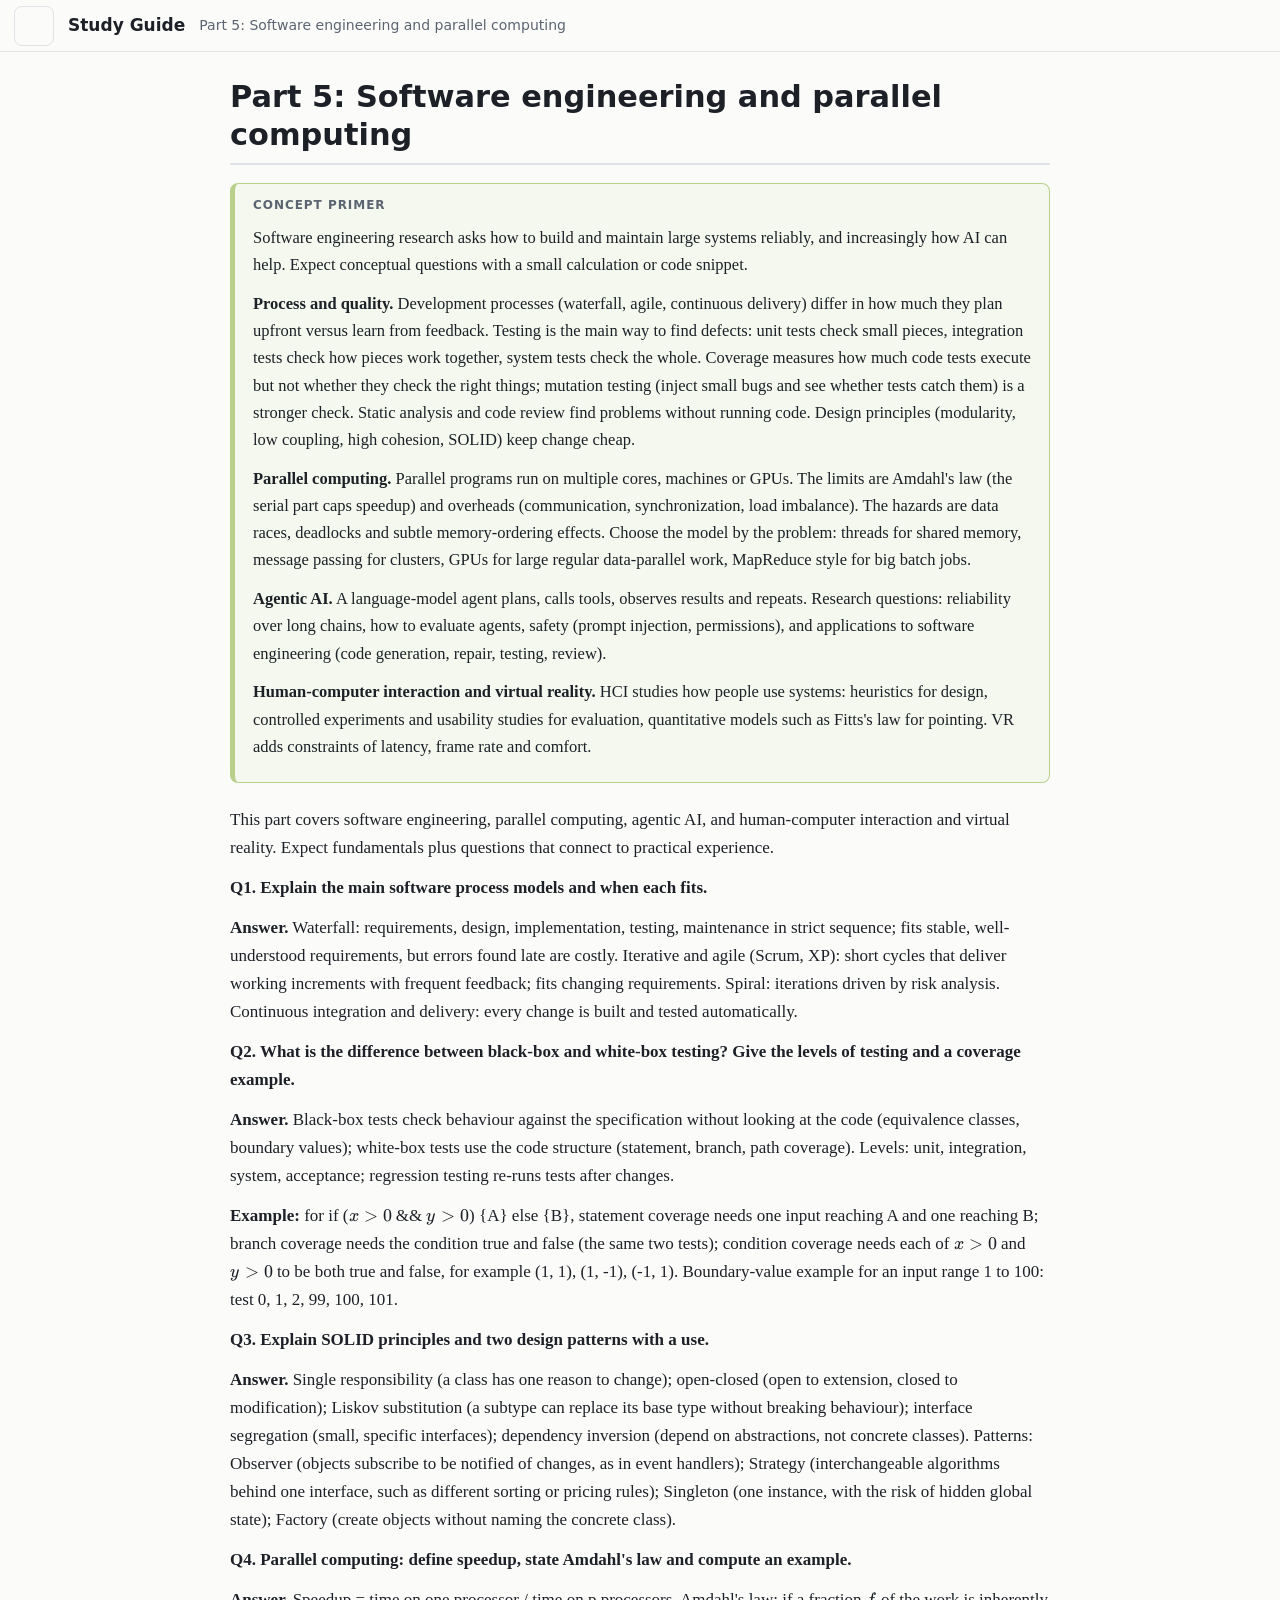
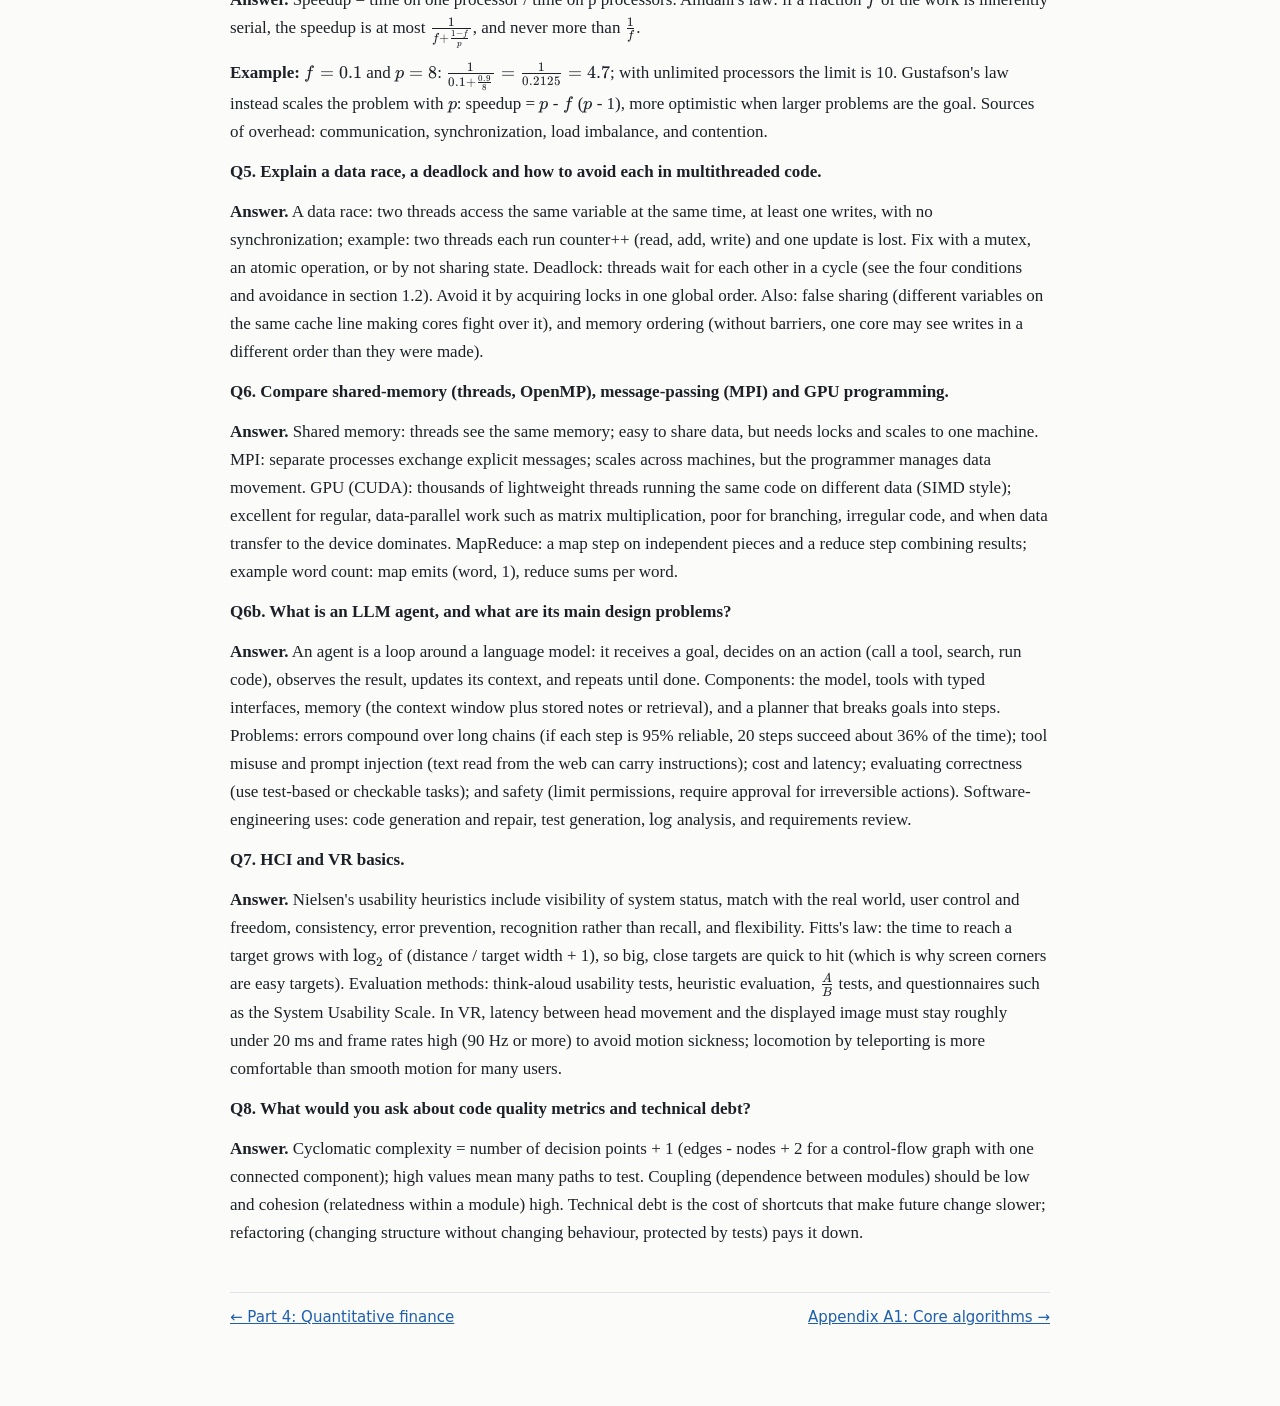
<file: part5-software-and-parallel.html>
<!doctype html><html lang="en"><head><meta charset="utf-8"><meta name="viewport" content="width=device-width, initial-scale=1"><title>Part 5: Software engineering and parallel computing | Computer Science and Quantitative Methods Study Guide</title><link rel="stylesheet" href="assets/katex/katex.min.css"><link rel="stylesheet" href="assets/style.css"></head><body>
<header class="top"><button id="burger" aria-label="Open contents" aria-expanded="false"><span></span><span></span><span></span></button><a class="brand" href="index.html">Study Guide</a><span class="pg">Part 5: Software engineering and parallel computing</span></header>
<div id="scrim"></div>
<nav id="nav" aria-label="Contents"><div class="nav-title">Contents</div><details><summary><a href="index.html">Start here: overview and study plan</a></summary><ul><li class="l2"><a href="index.html#overview-and-how-to-use-this-guide">Overview and how to use this guide</a></li><li class="l2"><a href="index.html#20-day-study-plan">20-day study plan</a></li></ul></details><details><summary><a href="part1-computer-science.html">Part 1: Computer science</a></summary><ul><li class="l2"><a href="part1-computer-science.html#1-1-algorithms-and-data-structures">1.1 Algorithms and data structures</a></li><li class="l2"><a href="part1-computer-science.html#1-2-operating-systems">1.2 Operating systems</a></li><li class="l2"><a href="part1-computer-science.html#1-3-computer-architecture">1.3 Computer architecture</a></li><li class="l2"><a href="part1-computer-science.html#1-4-computer-networks">1.4 Computer networks</a></li><li class="l2"><a href="part1-computer-science.html#1-5-databases">1.5 Databases</a></li><li class="l2"><a href="part1-computer-science.html#1-6-discrete-mathematics-and-theory-of-computation">1.6 Discrete mathematics and theory of computation</a></li><li class="l2"><a href="part1-computer-science.html#1-7-programming-c-python-and-linux">1.7 Programming, C++, Python and Linux</a></li></ul></details><details><summary><a href="part2-mathematics.html">Part 2: Mathematics</a></summary><ul><li class="l2"><a href="part2-mathematics.html#2-1-probability-and-statistics">2.1 Probability and statistics</a></li><li class="l2"><a href="part2-mathematics.html#2-2-stochastic-processes-and-queueing">2.2 Stochastic processes and queueing</a></li><li class="l2"><a href="part2-mathematics.html#2-3-linear-algebra-calculus-optimization-and-game-theory">2.3 Linear algebra, calculus, optimization and game theory</a></li></ul></details><details><summary><a href="part3-ml-and-decisions.html">Part 3: Machine learning and decision-making</a></summary><ul><li class="l2"><a href="part3-ml-and-decisions.html#3-1-machine-learning-basics">3.1 Machine learning basics</a></li><li class="l2"><a href="part3-ml-and-decisions.html#3-2-mdps-reinforcement-learning-bandits-optimal-stopping-and-gaussian-processes">3.2 MDPs, reinforcement learning, bandits, optimal stopping and Gaussian processes</a></li></ul></details><details><summary><a href="part4-quantitative-finance.html">Part 4: Quantitative finance</a></summary><ul><li class="l2"><a href="part4-quantitative-finance.html#4-1-pricing-derivatives">4.1 Pricing derivatives</a></li><li class="l2"><a href="part4-quantitative-finance.html#4-2-portfolios-and-risk">4.2 Portfolios and risk</a></li><li class="l2"><a href="part4-quantitative-finance.html#4-3-trading-execution-and-pricing-decisions">4.3 Trading, execution and pricing decisions</a></li><li class="l2"><a href="part4-quantitative-finance.html#4-4-quantitative-modelling-and-evaluation">4.4 Quantitative modelling and evaluation</a></li></ul></details><details open><summary><a href="part5-software-and-parallel.html">Part 5: Software engineering and parallel computing</a></summary><ul></ul></details><details><summary><a href="appendix-a1-core-algorithms.html">Appendix A1: Core algorithms</a></summary><ul><li class="l2"><a href="appendix-a1-core-algorithms.html#appendix-a1-data-structure-and-core-algorithms-high-level-steps">Appendix A1: Data-structure and core algorithms (high-level steps)</a></li><li class="l3"><a href="appendix-a1-core-algorithms.html#binary-search">Binary search</a></li><li class="l3"><a href="appendix-a1-core-algorithms.html#merge-sort">Merge sort</a></li><li class="l3"><a href="appendix-a1-core-algorithms.html#quicksort-and-randomized-quicksort">Quicksort and randomized quicksort</a></li><li class="l3"><a href="appendix-a1-core-algorithms.html#heap-heapsort-and-build-heap">Heap, heapsort and build-heap</a></li><li class="l3"><a href="appendix-a1-core-algorithms.html#counting-sort-and-radix-sort">Counting sort and radix sort</a></li><li class="l3"><a href="appendix-a1-core-algorithms.html#quickselect-and-median-of-medians">Quickselect and median of medians</a></li><li class="l3"><a href="appendix-a1-core-algorithms.html#breadth-first-search-bfs">Breadth-first search (BFS)</a></li><li class="l3"><a href="appendix-a1-core-algorithms.html#depth-first-search-dfs">Depth-first search (DFS)</a></li><li class="l3"><a href="appendix-a1-core-algorithms.html#topological-sort">Topological sort</a></li><li class="l3"><a href="appendix-a1-core-algorithms.html#strongly-connected-components-kosaraju">Strongly connected components (Kosaraju)</a></li><li class="l3"><a href="appendix-a1-core-algorithms.html#dijkstra-s-shortest-paths">Dijkstra's shortest paths</a></li><li class="l3"><a href="appendix-a1-core-algorithms.html#bellman-ford">Bellman-Ford</a></li><li class="l3"><a href="appendix-a1-core-algorithms.html#floyd-warshall">Floyd-Warshall</a></li><li class="l3"><a href="appendix-a1-core-algorithms.html#minimum-spanning-tree-kruskal-and-prim">Minimum spanning tree: Kruskal and Prim</a></li><li class="l3"><a href="appendix-a1-core-algorithms.html#union-find-disjoint-sets">Union-find (disjoint sets)</a></li><li class="l3"><a href="appendix-a1-core-algorithms.html#max-flow-ford-fulkerson-and-edmonds-karp">Max-flow: Ford-Fulkerson and Edmonds-Karp</a></li><li class="l3"><a href="appendix-a1-core-algorithms.html#dynamic-programming-the-recipe">Dynamic programming: the recipe</a></li><li class="l3"><a href="appendix-a1-core-algorithms.html#greedy-algorithms-interval-scheduling-and-huffman-coding">Greedy algorithms: interval scheduling and Huffman coding</a></li><li class="l3"><a href="appendix-a1-core-algorithms.html#string-matching-kmp-and-rabin-karp">String matching: KMP and Rabin-Karp</a></li><li class="l3"><a href="appendix-a1-core-algorithms.html#floyd-s-cycle-detection-and-linked-list-tricks">Floyd's cycle detection and linked-list tricks</a></li><li class="l3"><a href="appendix-a1-core-algorithms.html#lru-cache-design-o-1-get-and-put">LRU cache design (O(1) get and put)</a></li><li class="l3"><a href="appendix-a1-core-algorithms.html#miller-rabin-primality-test">Miller-Rabin primality test</a></li></ul></details><details><summary><a href="appendix-a2-systems-algorithms.html">Appendix A2: OS, network, database algorithms</a></summary><ul><li class="l2"><a href="appendix-a2-systems-algorithms.html#appendix-a2-operating-system-network-and-database-algorithms">Appendix A2: Operating-system, network and database algorithms</a></li><li class="l3"><a href="appendix-a2-systems-algorithms.html#cpu-scheduling-algorithms">CPU scheduling algorithms</a></li><li class="l3"><a href="appendix-a2-systems-algorithms.html#page-replacement-algorithms">Page-replacement algorithms</a></li><li class="l3"><a href="appendix-a2-systems-algorithms.html#banker-s-algorithm-deadlock-avoidance">Banker's algorithm (deadlock avoidance)</a></li><li class="l3"><a href="appendix-a2-systems-algorithms.html#mutual-exclusion-and-classic-synchronization-solutions">Mutual exclusion and classic synchronization solutions</a></li><li class="l3"><a href="appendix-a2-systems-algorithms.html#disk-scheduling-scan">Disk scheduling: SCAN</a></li><li class="l3"><a href="appendix-a2-systems-algorithms.html#routing-link-state-and-distance-vector">Routing: link-state and distance-vector</a></li><li class="l3"><a href="appendix-a2-systems-algorithms.html#tcp-congestion-control">TCP congestion control</a></li><li class="l3"><a href="appendix-a2-systems-algorithms.html#ethernet-csma-cd-and-exponential-backoff">Ethernet CSMA/CD and exponential backoff</a></li><li class="l3"><a href="appendix-a2-systems-algorithms.html#two-phase-locking-and-the-serializability-test">Two-phase locking and the serializability test</a></li><li class="l3"><a href="appendix-a2-systems-algorithms.html#b-tree-search-and-insert">B+ tree search and insert</a></li><li class="l3"><a href="appendix-a2-systems-algorithms.html#attribute-closure-and-bcnf-decomposition">Attribute closure and BCNF decomposition</a></li></ul></details><details><summary><a href="appendix-a3-probability-ml-finance.html">Appendix A3: Probability, learning, finance algorithms</a></summary><ul><li class="l2"><a href="appendix-a3-probability-ml-finance.html#appendix-a3-probabilistic-learning-and-finance-algorithms">Appendix A3: Probabilistic, learning and finance algorithms</a></li><li class="l3"><a href="appendix-a3-probability-ml-finance.html#solving-a-markov-chain-stationary-distribution-and-absorption">Solving a Markov chain: stationary distribution and absorption</a></li><li class="l3"><a href="appendix-a3-probability-ml-finance.html#simulating-a-continuous-time-markov-chain-gillespie-method">Simulating a continuous-time Markov chain (Gillespie method)</a></li><li class="l3"><a href="appendix-a3-probability-ml-finance.html#value-iteration-and-policy-iteration-solving-an-mdp">Value iteration and policy iteration (solving an MDP)</a></li><li class="l3"><a href="appendix-a3-probability-ml-finance.html#q-learning-and-sarsa">Q-learning and SARSA</a></li><li class="l3"><a href="appendix-a3-probability-ml-finance.html#policy-gradient-reinforce">Policy gradient (REINFORCE)</a></li><li class="l3"><a href="appendix-a3-probability-ml-finance.html#ucb1-and-thompson-sampling-bandits">UCB1 and Thompson sampling (bandits)</a></li><li class="l3"><a href="appendix-a3-probability-ml-finance.html#gaussian-process-regression-and-bayesian-optimization">Gaussian process regression and Bayesian optimization</a></li><li class="l3"><a href="appendix-a3-probability-ml-finance.html#gradient-descent-and-stochastic-gradient-descent">Gradient descent and stochastic gradient descent</a></li><li class="l3"><a href="appendix-a3-probability-ml-finance.html#backpropagation">Backpropagation</a></li><li class="l3"><a href="appendix-a3-probability-ml-finance.html#k-means-clustering-and-pca">k-means clustering and PCA</a></li><li class="l3"><a href="appendix-a3-probability-ml-finance.html#monte-carlo-option-pricing">Monte Carlo option pricing</a></li><li class="l3"><a href="appendix-a3-probability-ml-finance.html#binomial-tree-pricing-european-and-american">Binomial-tree pricing, European and American</a></li><li class="l3"><a href="appendix-a3-probability-ml-finance.html#longstaff-schwartz-american-options-by-simulation">Longstaff-Schwartz (American options by simulation)</a></li></ul></details></nav>
<main><h1 id="part-5-software-engineering-and-parallel-computing">Part 5: Software engineering and parallel computing</h1>
<div class="primer"><div class="primer-title">Concept primer</div><p>Software engineering research asks how to build and maintain large systems reliably, and increasingly how AI can help. Expect conceptual questions with a small calculation or code snippet.</p>
<p><strong>Process and quality.</strong> Development processes (waterfall, agile, continuous delivery) differ in how much they plan upfront versus learn from feedback. Testing is the main way to find defects: unit tests check small pieces, integration tests check how pieces work together, system tests check the whole. Coverage measures how much code tests execute but not whether they check the right things; mutation testing (inject small bugs and see whether tests catch them) is a stronger check. Static analysis and code review find problems without running code. Design principles (modularity, low coupling, high cohesion, SOLID) keep change cheap.</p>
<p><strong>Parallel computing.</strong> Parallel programs run on multiple cores, machines or GPUs. The limits are Amdahl&#39;s law (the serial part caps speedup) and overheads (communication, synchronization, load imbalance). The hazards are data races, deadlocks and subtle memory-ordering effects. Choose the model by the problem: threads for shared memory, message passing for clusters, GPUs for large regular data-parallel work, MapReduce style for big batch jobs.</p>
<p><strong>Agentic AI.</strong> A language-model agent plans, calls tools, observes results and repeats. Research questions: reliability over long chains, how to evaluate agents, safety (prompt injection, permissions), and applications to software engineering (code generation, repair, testing, review).</p>
<p><strong>Human-computer interaction and virtual reality.</strong> HCI studies how people use systems: heuristics for design, controlled experiments and usability studies for evaluation, quantitative models such as Fitts&#39;s law for pointing. VR adds constraints of latency, frame rate and comfort.</p>
</div><p>This part covers software engineering, parallel computing, agentic AI, and human-computer interaction and virtual reality. Expect fundamentals plus questions that connect to practical experience.</p>
<p><strong>Q1. Explain the main software process models and when each fits.</strong></p>
<p><strong>Answer.</strong> Waterfall: requirements, design, implementation, testing, maintenance in strict sequence; fits stable, well-understood requirements, but errors found late are costly. Iterative and agile (Scrum, XP): short cycles that deliver working increments with frequent feedback; fits changing requirements. Spiral: iterations driven by risk analysis. Continuous integration and delivery: every change is built and tested automatically.</p>
<p><strong>Q2. What is the difference between black-box and white-box testing? Give the levels of testing and a coverage example.</strong></p>
<p><strong>Answer.</strong> Black-box tests check behaviour against the specification without looking at the code (equivalence classes, boundary values); white-box tests use the code structure (statement, branch, path coverage). Levels: unit, integration, system, acceptance; regression testing re-runs tests after changes.</p>
<p><strong>Example:</strong> for if (<span class="katex"><span class="katex-mathml"><math xmlns="http://www.w3.org/1998/Math/MathML"><semantics><mrow><mi>x</mi><mo>&gt;</mo><mn>0</mn></mrow><annotation encoding="application/x-tex">x &gt; 0</annotation></semantics></math></span><span class="katex-html" aria-hidden="true"><span class="katex-base"><span class="katex-strut" style="height:0.5782em;vertical-align:-0.0391em;"></span><span class="mord mathnormal">x</span><span class="mspace" style="margin-right:0.2778em;"></span><span class="mrel">&gt;</span><span class="mspace" style="margin-right:0.2778em;"></span></span><span class="katex-base"><span class="katex-strut" style="height:0.6444em;"></span><span class="mord">0</span></span></span></span> &amp;&amp; <span class="katex"><span class="katex-mathml"><math xmlns="http://www.w3.org/1998/Math/MathML"><semantics><mrow><mi>y</mi><mo>&gt;</mo><mn>0</mn></mrow><annotation encoding="application/x-tex">y &gt; 0</annotation></semantics></math></span><span class="katex-html" aria-hidden="true"><span class="katex-base"><span class="katex-strut" style="height:0.7335em;vertical-align:-0.1944em;"></span><span class="mord mathnormal" style="margin-right:0.0359em;">y</span><span class="mspace" style="margin-right:0.2778em;"></span><span class="mrel">&gt;</span><span class="mspace" style="margin-right:0.2778em;"></span></span><span class="katex-base"><span class="katex-strut" style="height:0.6444em;"></span><span class="mord">0</span></span></span></span>) {A} else {B}, statement coverage needs one input reaching A and one reaching B; branch coverage needs the condition true and false (the same two tests); condition coverage needs each of <span class="katex"><span class="katex-mathml"><math xmlns="http://www.w3.org/1998/Math/MathML"><semantics><mrow><mi>x</mi><mo>&gt;</mo><mn>0</mn></mrow><annotation encoding="application/x-tex">x &gt; 0</annotation></semantics></math></span><span class="katex-html" aria-hidden="true"><span class="katex-base"><span class="katex-strut" style="height:0.5782em;vertical-align:-0.0391em;"></span><span class="mord mathnormal">x</span><span class="mspace" style="margin-right:0.2778em;"></span><span class="mrel">&gt;</span><span class="mspace" style="margin-right:0.2778em;"></span></span><span class="katex-base"><span class="katex-strut" style="height:0.6444em;"></span><span class="mord">0</span></span></span></span> and <span class="katex"><span class="katex-mathml"><math xmlns="http://www.w3.org/1998/Math/MathML"><semantics><mrow><mi>y</mi><mo>&gt;</mo><mn>0</mn></mrow><annotation encoding="application/x-tex">y &gt; 0</annotation></semantics></math></span><span class="katex-html" aria-hidden="true"><span class="katex-base"><span class="katex-strut" style="height:0.7335em;vertical-align:-0.1944em;"></span><span class="mord mathnormal" style="margin-right:0.0359em;">y</span><span class="mspace" style="margin-right:0.2778em;"></span><span class="mrel">&gt;</span><span class="mspace" style="margin-right:0.2778em;"></span></span><span class="katex-base"><span class="katex-strut" style="height:0.6444em;"></span><span class="mord">0</span></span></span></span> to be both true and false, for example (1, 1), (1, -1), (-1, 1). Boundary-value example for an input range 1 to 100: test 0, 1, 2, 99, 100, 101.</p>
<p><strong>Q3. Explain SOLID principles and two design patterns with a use.</strong></p>
<p><strong>Answer.</strong> Single responsibility (a class has one reason to change); open-closed (open to extension, closed to modification); Liskov substitution (a subtype can replace its base type without breaking behaviour); interface segregation (small, specific interfaces); dependency inversion (depend on abstractions, not concrete classes). Patterns: Observer (objects subscribe to be notified of changes, as in event handlers); Strategy (interchangeable algorithms behind one interface, such as different sorting or pricing rules); Singleton (one instance, with the risk of hidden global state); Factory (create objects without naming the concrete class).</p>
<p><strong>Q4. Parallel computing: define speedup, state Amdahl&#39;s law and compute an example.</strong></p>
<p><strong>Answer.</strong> Speedup = time on one processor / time on p processors. Amdahl&#39;s law: if a fraction <span class="katex"><span class="katex-mathml"><math xmlns="http://www.w3.org/1998/Math/MathML"><semantics><mrow><mi>f</mi></mrow><annotation encoding="application/x-tex">f</annotation></semantics></math></span><span class="katex-html" aria-hidden="true"><span class="katex-base"><span class="katex-strut" style="height:0.8889em;vertical-align:-0.1944em;"></span><span class="mord mathnormal" style="margin-right:0.1076em;">f</span></span></span></span> of the work is inherently serial, the speedup is at most <span class="katex"><span class="katex-mathml"><math xmlns="http://www.w3.org/1998/Math/MathML"><semantics><mrow><mfrac><mn>1</mn><mrow><mi>f</mi><mo>+</mo><mfrac><mrow><mn>1</mn><mo>−</mo><mi>f</mi></mrow><mi>p</mi></mfrac></mrow></mfrac></mrow><annotation encoding="application/x-tex">\frac{1}{f + \frac{1 - f}{p}}</annotation></semantics></math></span><span class="katex-html" aria-hidden="true"><span class="katex-base"><span class="katex-strut" style="height:1.664em;vertical-align:-0.8189em;"></span><span class="mord"><span class="mopen nulldelimiter"></span><span class="mfrac"><span class="vlist-t vlist-t2"><span class="vlist-r"><span class="vlist" style="height:0.8451em;"><span style="top:-2.5191em;"><span class="pstrut" style="height:3em;"></span><span class="katex-sizing reset-size6 size3 mtight"><span class="mord mtight"><span class="mord mathnormal mtight" style="margin-right:0.1076em;">f</span><span class="mbin mtight">+</span><span class="mord mtight"><span class="mopen nulldelimiter katex-sizing reset-size3 size6"></span><span class="mfrac"><span class="vlist-t vlist-t2"><span class="vlist-r"><span class="vlist" style="height:0.9584em;"><span style="top:-2.656em;"><span class="pstrut" style="height:3em;"></span><span class="katex-sizing reset-size3 size1 mtight"><span class="mord mtight"><span class="mord mathnormal mtight">p</span></span></span></span><span style="top:-3.2255em;"><span class="pstrut" style="height:3em;"></span><span class="frac-line mtight" style="border-bottom-width:0.049em;"></span></span><span style="top:-3.4624em;"><span class="pstrut" style="height:3em;"></span><span class="katex-sizing reset-size3 size1 mtight"><span class="mord mtight"><span class="mord mtight">1</span><span class="mbin mtight">−</span><span class="mord mathnormal mtight" style="margin-right:0.1076em;">f</span></span></span></span></span><span class="vlist-s">​</span></span><span class="vlist-r"><span class="vlist" style="height:0.4829em;"><span></span></span></span></span></span><span class="mclose nulldelimiter katex-sizing reset-size3 size6"></span></span></span></span></span><span style="top:-3.23em;"><span class="pstrut" style="height:3em;"></span><span class="frac-line" style="border-bottom-width:0.04em;"></span></span><span style="top:-3.394em;"><span class="pstrut" style="height:3em;"></span><span class="katex-sizing reset-size6 size3 mtight"><span class="mord mtight"><span class="mord mtight">1</span></span></span></span></span><span class="vlist-s">​</span></span><span class="vlist-r"><span class="vlist" style="height:0.8189em;"><span></span></span></span></span></span><span class="mclose nulldelimiter"></span></span></span></span></span>, and never more than <span class="katex"><span class="katex-mathml"><math xmlns="http://www.w3.org/1998/Math/MathML"><semantics><mrow><mfrac><mn>1</mn><mi>f</mi></mfrac></mrow><annotation encoding="application/x-tex">\frac{1}{f}</annotation></semantics></math></span><span class="katex-html" aria-hidden="true"><span class="katex-base"><span class="katex-strut" style="height:1.3262em;vertical-align:-0.4811em;"></span><span class="mord"><span class="mopen nulldelimiter"></span><span class="mfrac"><span class="vlist-t vlist-t2"><span class="vlist-r"><span class="vlist" style="height:0.8451em;"><span style="top:-2.655em;"><span class="pstrut" style="height:3em;"></span><span class="katex-sizing reset-size6 size3 mtight"><span class="mord mtight"><span class="mord mathnormal mtight" style="margin-right:0.1076em;">f</span></span></span></span><span style="top:-3.23em;"><span class="pstrut" style="height:3em;"></span><span class="frac-line" style="border-bottom-width:0.04em;"></span></span><span style="top:-3.394em;"><span class="pstrut" style="height:3em;"></span><span class="katex-sizing reset-size6 size3 mtight"><span class="mord mtight"><span class="mord mtight">1</span></span></span></span></span><span class="vlist-s">​</span></span><span class="vlist-r"><span class="vlist" style="height:0.4811em;"><span></span></span></span></span></span><span class="mclose nulldelimiter"></span></span></span></span></span>.</p>
<p><strong>Example:</strong> <span class="katex"><span class="katex-mathml"><math xmlns="http://www.w3.org/1998/Math/MathML"><semantics><mrow><mi>f</mi><mo>=</mo><mn>0.1</mn></mrow><annotation encoding="application/x-tex">f = 0.1</annotation></semantics></math></span><span class="katex-html" aria-hidden="true"><span class="katex-base"><span class="katex-strut" style="height:0.8889em;vertical-align:-0.1944em;"></span><span class="mord mathnormal" style="margin-right:0.1076em;">f</span><span class="mspace" style="margin-right:0.2778em;"></span><span class="mrel">=</span><span class="mspace" style="margin-right:0.2778em;"></span></span><span class="katex-base"><span class="katex-strut" style="height:0.6444em;"></span><span class="mord">0.1</span></span></span></span> and <span class="katex"><span class="katex-mathml"><math xmlns="http://www.w3.org/1998/Math/MathML"><semantics><mrow><mi>p</mi><mo>=</mo><mn>8</mn></mrow><annotation encoding="application/x-tex">p = 8</annotation></semantics></math></span><span class="katex-html" aria-hidden="true"><span class="katex-base"><span class="katex-strut" style="height:0.625em;vertical-align:-0.1944em;"></span><span class="mord mathnormal">p</span><span class="mspace" style="margin-right:0.2778em;"></span><span class="mrel">=</span><span class="mspace" style="margin-right:0.2778em;"></span></span><span class="katex-base"><span class="katex-strut" style="height:0.6444em;"></span><span class="mord">8</span></span></span></span>: <span class="katex"><span class="katex-mathml"><math xmlns="http://www.w3.org/1998/Math/MathML"><semantics><mrow><mfrac><mn>1</mn><mrow><mn>0.1</mn><mo>+</mo><mfrac><mn>0.9</mn><mn>8</mn></mfrac></mrow></mfrac><mo>=</mo><mfrac><mn>1</mn><mn>0.2125</mn></mfrac><mo>=</mo><mn>4.7</mn></mrow><annotation encoding="application/x-tex">\frac{1}{0.1 + \frac{0.9}{8}} = \frac{1}{0.2125} = 4.7</annotation></semantics></math></span><span class="katex-html" aria-hidden="true"><span class="katex-base"><span class="katex-strut" style="height:1.4869em;vertical-align:-0.6418em;"></span><span class="mord"><span class="mopen nulldelimiter"></span><span class="mfrac"><span class="vlist-t vlist-t2"><span class="vlist-r"><span class="vlist" style="height:0.8451em;"><span style="top:-2.599em;"><span class="pstrut" style="height:3em;"></span><span class="katex-sizing reset-size6 size3 mtight"><span class="mord mtight"><span class="mord mtight">0.1</span><span class="mbin mtight">+</span><span class="mord mtight"><span class="mopen nulldelimiter katex-sizing reset-size3 size6"></span><span class="mfrac"><span class="vlist-t vlist-t2"><span class="vlist-r"><span class="vlist" style="height:0.8443em;"><span style="top:-2.656em;"><span class="pstrut" style="height:3em;"></span><span class="katex-sizing reset-size3 size1 mtight"><span class="mord mtight"><span class="mord mtight">8</span></span></span></span><span style="top:-3.2255em;"><span class="pstrut" style="height:3em;"></span><span class="frac-line mtight" style="border-bottom-width:0.049em;"></span></span><span style="top:-3.384em;"><span class="pstrut" style="height:3em;"></span><span class="katex-sizing reset-size3 size1 mtight"><span class="mord mtight"><span class="mord mtight">0.9</span></span></span></span></span><span class="vlist-s">​</span></span><span class="vlist-r"><span class="vlist" style="height:0.344em;"><span></span></span></span></span></span><span class="mclose nulldelimiter katex-sizing reset-size3 size6"></span></span></span></span></span><span style="top:-3.23em;"><span class="pstrut" style="height:3em;"></span><span class="frac-line" style="border-bottom-width:0.04em;"></span></span><span style="top:-3.394em;"><span class="pstrut" style="height:3em;"></span><span class="katex-sizing reset-size6 size3 mtight"><span class="mord mtight"><span class="mord mtight">1</span></span></span></span></span><span class="vlist-s">​</span></span><span class="vlist-r"><span class="vlist" style="height:0.6418em;"><span></span></span></span></span></span><span class="mclose nulldelimiter"></span></span><span class="mspace" style="margin-right:0.2778em;"></span><span class="mrel">=</span><span class="mspace" style="margin-right:0.2778em;"></span></span><span class="katex-base"><span class="katex-strut" style="height:1.1901em;vertical-align:-0.345em;"></span><span class="mord"><span class="mopen nulldelimiter"></span><span class="mfrac"><span class="vlist-t vlist-t2"><span class="vlist-r"><span class="vlist" style="height:0.8451em;"><span style="top:-2.655em;"><span class="pstrut" style="height:3em;"></span><span class="katex-sizing reset-size6 size3 mtight"><span class="mord mtight"><span class="mord mtight">0.2125</span></span></span></span><span style="top:-3.23em;"><span class="pstrut" style="height:3em;"></span><span class="frac-line" style="border-bottom-width:0.04em;"></span></span><span style="top:-3.394em;"><span class="pstrut" style="height:3em;"></span><span class="katex-sizing reset-size6 size3 mtight"><span class="mord mtight"><span class="mord mtight">1</span></span></span></span></span><span class="vlist-s">​</span></span><span class="vlist-r"><span class="vlist" style="height:0.345em;"><span></span></span></span></span></span><span class="mclose nulldelimiter"></span></span><span class="mspace" style="margin-right:0.2778em;"></span><span class="mrel">=</span><span class="mspace" style="margin-right:0.2778em;"></span></span><span class="katex-base"><span class="katex-strut" style="height:0.6444em;"></span><span class="mord">4.7</span></span></span></span>; with unlimited processors the limit is 10. Gustafson&#39;s law instead scales the problem with <span class="katex"><span class="katex-mathml"><math xmlns="http://www.w3.org/1998/Math/MathML"><semantics><mrow><mi>p</mi></mrow><annotation encoding="application/x-tex">p</annotation></semantics></math></span><span class="katex-html" aria-hidden="true"><span class="katex-base"><span class="katex-strut" style="height:0.625em;vertical-align:-0.1944em;"></span><span class="mord mathnormal">p</span></span></span></span>: speedup = <span class="katex"><span class="katex-mathml"><math xmlns="http://www.w3.org/1998/Math/MathML"><semantics><mrow><mi>p</mi></mrow><annotation encoding="application/x-tex">p</annotation></semantics></math></span><span class="katex-html" aria-hidden="true"><span class="katex-base"><span class="katex-strut" style="height:0.625em;vertical-align:-0.1944em;"></span><span class="mord mathnormal">p</span></span></span></span> - <span class="katex"><span class="katex-mathml"><math xmlns="http://www.w3.org/1998/Math/MathML"><semantics><mrow><mi>f</mi></mrow><annotation encoding="application/x-tex">f</annotation></semantics></math></span><span class="katex-html" aria-hidden="true"><span class="katex-base"><span class="katex-strut" style="height:0.8889em;vertical-align:-0.1944em;"></span><span class="mord mathnormal" style="margin-right:0.1076em;">f</span></span></span></span> (<span class="katex"><span class="katex-mathml"><math xmlns="http://www.w3.org/1998/Math/MathML"><semantics><mrow><mi>p</mi></mrow><annotation encoding="application/x-tex">p</annotation></semantics></math></span><span class="katex-html" aria-hidden="true"><span class="katex-base"><span class="katex-strut" style="height:0.625em;vertical-align:-0.1944em;"></span><span class="mord mathnormal">p</span></span></span></span> - 1), more optimistic when larger problems are the goal. Sources of overhead: communication, synchronization, load imbalance, and contention.</p>
<p><strong>Q5. Explain a data race, a deadlock and how to avoid each in multithreaded code.</strong></p>
<p><strong>Answer.</strong> A data race: two threads access the same variable at the same time, at least one writes, with no synchronization; example: two threads each run counter++ (read, add, write) and one update is lost. Fix with a mutex, an atomic operation, or by not sharing state. Deadlock: threads wait for each other in a cycle (see the four conditions and avoidance in section 1.2). Avoid it by acquiring locks in one global order. Also: false sharing (different variables on the same cache line making cores fight over it), and memory ordering (without barriers, one core may see writes in a different order than they were made).</p>
<p><strong>Q6. Compare shared-memory (threads, OpenMP), message-passing (MPI) and GPU programming.</strong></p>
<p><strong>Answer.</strong> Shared memory: threads see the same memory; easy to share data, but needs locks and scales to one machine. MPI: separate processes exchange explicit messages; scales across machines, but the programmer manages data movement. GPU (CUDA): thousands of lightweight threads running the same code on different data (SIMD style); excellent for regular, data-parallel work such as matrix multiplication, poor for branching, irregular code, and when data transfer to the device dominates. MapReduce: a map step on independent pieces and a reduce step combining results; example word count: map emits (word, 1), reduce sums per word.</p>
<p><strong>Q6b. What is an LLM agent, and what are its main design problems?</strong></p>
<p><strong>Answer.</strong> An agent is a loop around a language model: it receives a goal, decides on an action (call a tool, search, run code), observes the result, updates its context, and repeats until done. Components: the model, tools with typed interfaces, memory (the context window plus stored notes or retrieval), and a planner that breaks goals into steps. Problems: errors compound over long chains (if each step is 95% reliable, 20 steps succeed about 36% of the time); tool misuse and prompt injection (text read from the web can carry instructions); cost and latency; evaluating correctness (use test-based or checkable tasks); and safety (limit permissions, require approval for irreversible actions). Software-engineering uses: code generation and repair, test generation, <span class="katex"><span class="katex-mathml"><math xmlns="http://www.w3.org/1998/Math/MathML"><semantics><mrow><mi>log</mi><mo>⁡</mo></mrow><annotation encoding="application/x-tex">\log </annotation></semantics></math></span><span class="katex-html" aria-hidden="true"><span class="katex-base"><span class="katex-strut" style="height:0.8889em;vertical-align:-0.1944em;"></span><span class="mop">lo<span style="margin-right:0.0139em;">g</span></span></span></span></span> analysis, and requirements review.</p>
<p><strong>Q7. HCI and VR basics.</strong></p>
<p><strong>Answer.</strong> Nielsen&#39;s usability heuristics include visibility of system status, match with the real world, user control and freedom, consistency, error prevention, recognition rather than recall, and flexibility. Fitts&#39;s law: the time to reach a target grows with <span class="katex"><span class="katex-mathml"><math xmlns="http://www.w3.org/1998/Math/MathML"><semantics><mrow><msub><mrow><mi>log</mi><mo>⁡</mo></mrow><mn>2</mn></msub></mrow><annotation encoding="application/x-tex">\log_2 </annotation></semantics></math></span><span class="katex-html" aria-hidden="true"><span class="katex-base"><span class="katex-strut" style="height:0.9386em;vertical-align:-0.2441em;"></span><span class="mop"><span class="mop">lo<span style="margin-right:0.0139em;">g</span></span><span class="msupsub"><span class="vlist-t vlist-t2"><span class="vlist-r"><span class="vlist" style="height:0.207em;"><span style="top:-2.4559em;margin-right:0.05em;"><span class="pstrut" style="height:2.7em;"></span><span class="katex-sizing reset-size6 size3 mtight"><span class="mord mtight">2</span></span></span></span><span class="vlist-s">​</span></span><span class="vlist-r"><span class="vlist" style="height:0.2441em;"><span></span></span></span></span></span></span></span></span></span> of (distance / target width + 1), so big, close targets are quick to hit (which is why screen corners are easy targets). Evaluation methods: think-aloud usability tests, heuristic evaluation, <span class="katex"><span class="katex-mathml"><math xmlns="http://www.w3.org/1998/Math/MathML"><semantics><mrow><mfrac><mi>A</mi><mi>B</mi></mfrac></mrow><annotation encoding="application/x-tex">\frac{A}{B}</annotation></semantics></math></span><span class="katex-html" aria-hidden="true"><span class="katex-base"><span class="katex-strut" style="height:1.2173em;vertical-align:-0.345em;"></span><span class="mord"><span class="mopen nulldelimiter"></span><span class="mfrac"><span class="vlist-t vlist-t2"><span class="vlist-r"><span class="vlist" style="height:0.8723em;"><span style="top:-2.655em;"><span class="pstrut" style="height:3em;"></span><span class="katex-sizing reset-size6 size3 mtight"><span class="mord mtight"><span class="mord mathnormal mtight" style="margin-right:0.0502em;">B</span></span></span></span><span style="top:-3.23em;"><span class="pstrut" style="height:3em;"></span><span class="frac-line" style="border-bottom-width:0.04em;"></span></span><span style="top:-3.394em;"><span class="pstrut" style="height:3em;"></span><span class="katex-sizing reset-size6 size3 mtight"><span class="mord mtight"><span class="mord mathnormal mtight">A</span></span></span></span></span><span class="vlist-s">​</span></span><span class="vlist-r"><span class="vlist" style="height:0.345em;"><span></span></span></span></span></span><span class="mclose nulldelimiter"></span></span></span></span></span> tests, and questionnaires such as the System Usability Scale. In VR, latency between head movement and the displayed image must stay roughly under 20 ms and frame rates high (90 Hz or more) to avoid motion sickness; locomotion by teleporting is more comfortable than smooth motion for many users.</p>
<p><strong>Q8. What would you ask about code quality metrics and technical debt?</strong></p>
<p><strong>Answer.</strong> Cyclomatic complexity = number of decision points + 1 (edges - nodes + 2 for a control-flow graph with one connected component); high values mean many paths to test. Coupling (dependence between modules) should be low and cohesion (relatedness within a module) high. Technical debt is the cost of shortcuts that make future change slower; refactoring (changing structure without changing behaviour, protected by tests) pays it down.</p>
<div class="pager"><a href="part4-quantitative-finance.html">&larr; Part 4: Quantitative finance</a><a href="appendix-a1-core-algorithms.html">Appendix A1: Core algorithms &rarr;</a></div></main>
<script src="assets/nav.js"></script></body></html>
</file>
<file: assets/style.css>
:root{--bg:#fbfbf9;--fg:#1d2127;--mut:#5b6470;--acc:#1f5fae;--line:#dfe3e8;--box:#eef3fa;--prim:#f4f8ee;--primb:#b9d08a}
@media (prefers-color-scheme:dark){:root{--bg:#16181c;--fg:#e6e8eb;--mut:#9aa3ad;--acc:#7db2f0;--line:#2c3138;--box:#1d2430;--prim:#1d261a;--primb:#4c6a2c}}
*{box-sizing:border-box}html{scroll-behavior:smooth;scroll-padding-top:64px}
body{margin:0;background:var(--bg);color:var(--fg);font:17px/1.65 Georgia,"Iowan Old Style",serif}
.top{position:fixed;top:0;left:0;right:0;height:52px;background:var(--bg);border-bottom:1px solid var(--line);display:flex;align-items:center;gap:14px;padding:0 14px;z-index:30;font-family:system-ui,sans-serif}
.brand{font-weight:700;color:var(--fg);text-decoration:none;white-space:nowrap}.pg{color:var(--mut);font-size:14px;overflow:hidden;text-overflow:ellipsis;white-space:nowrap}
#burger{width:40px;height:40px;border:1px solid var(--line);border-radius:8px;background:transparent;display:flex;flex-direction:column;justify-content:center;gap:5px;padding:0 9px;cursor:pointer}
#burger span{display:block;height:2px;background:var(--fg);border-radius:2px}
#nav{position:fixed;top:52px;bottom:0;left:0;width:min(360px,88vw);background:var(--bg);border-right:1px solid var(--line);overflow:auto;padding:12px 14px 40px;transform:translateX(-102%);transition:transform .18s;z-index:25;font:14.5px/1.4 system-ui,sans-serif}
body.navopen #nav{transform:none}
#scrim{display:none;position:fixed;inset:52px 0 0 0;background:rgba(0,0,0,.35);z-index:20}body.navopen #scrim{display:block}
.nav-title{font-weight:700;margin-bottom:8px;color:var(--mut);text-transform:uppercase;letter-spacing:.06em;font-size:12px}
#nav details{margin:2px 0}#nav summary{cursor:pointer;padding:6px 4px;font-weight:600}#nav summary a{color:var(--fg);text-decoration:none}
#nav ul{list-style:none;margin:0 0 6px;padding:0 0 0 10px;border-left:2px solid var(--line)}#nav li a{display:block;padding:3px 8px;color:var(--acc);text-decoration:none;border-radius:4px}#nav li a:hover{background:var(--box)}
#nav li.l3{padding-left:14px;font-size:13.5px}
main{max-width:860px;margin:0 auto;padding:78px 20px 80px}
h1{font-size:1.9rem;line-height:1.25;margin:2.2em 0 .6em;border-bottom:2px solid var(--line);padding-bottom:.3em;font-family:system-ui,sans-serif}
h2{font-size:1.45rem;margin:2em 0 .5em;font-family:system-ui,sans-serif}h3{font-size:1.12rem;margin:1.6em 0 .4em;font-family:system-ui,sans-serif}
main>h1:first-child{margin-top:0}
p{margin:.7em 0}a{color:var(--acc)}
.tablewrap{overflow-x:auto;margin:1em 0}table{border-collapse:collapse;font:14.5px/1.45 system-ui,sans-serif;min-width:100%}th,td{border:1px solid var(--line);padding:6px 9px;vertical-align:top;text-align:left}th{background:var(--box)}
.katex{font-size:1.06em}
.primer{background:var(--prim);border:1px solid var(--primb);border-left:5px solid var(--primb);border-radius:8px;padding:6px 18px 10px;margin:1em 0 1.4em;font-size:16.5px}
.primer-title{font:700 12px system-ui,sans-serif;letter-spacing:.08em;text-transform:uppercase;color:var(--mut);margin-top:8px}
.pager{display:flex;justify-content:space-between;gap:12px;margin-top:3em;padding-top:1em;border-top:1px solid var(--line);font:15px system-ui,sans-serif}
code{font-size:.92em;background:var(--box);padding:1px 4px;border-radius:4px}
ul,ol{padding-left:1.4em}li{margin:.25em 0}
@media print{.top,#nav,#scrim,.pager{display:none}main{padding-top:0;max-width:none}}
</file>
